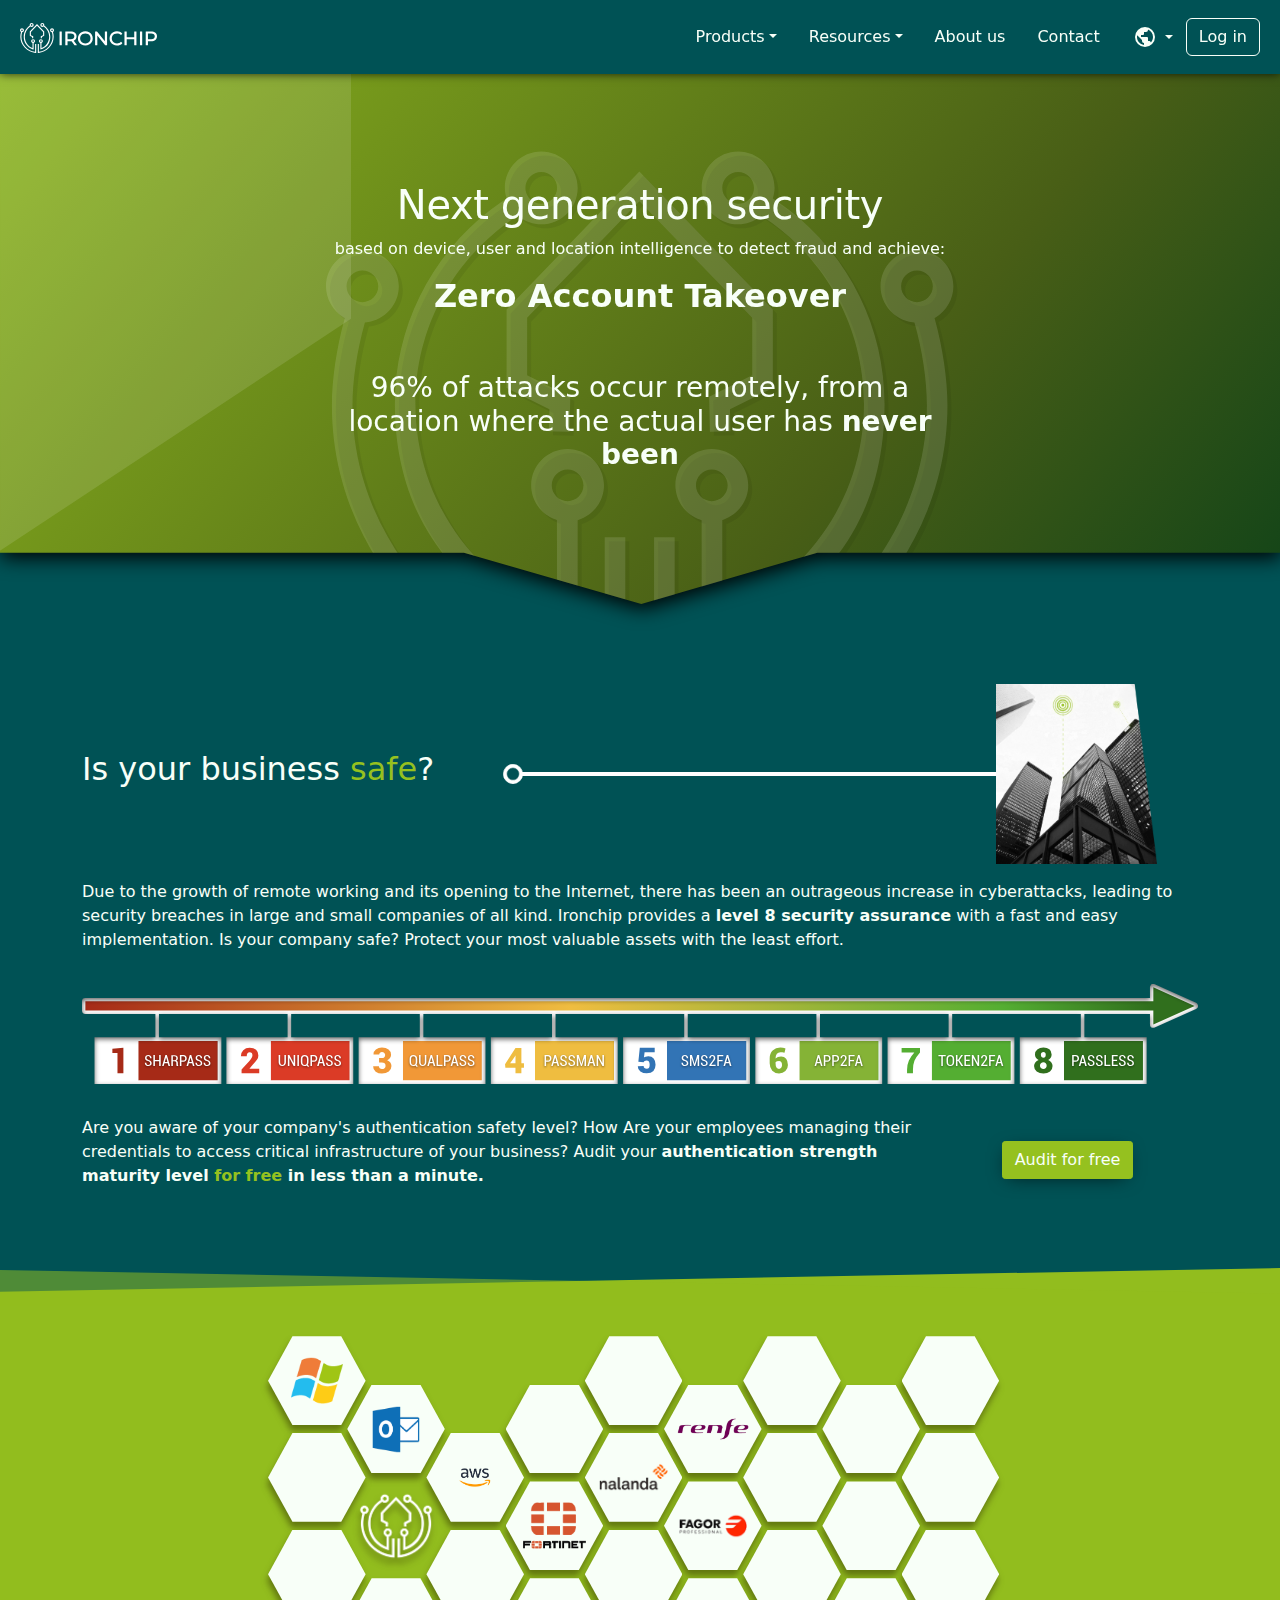
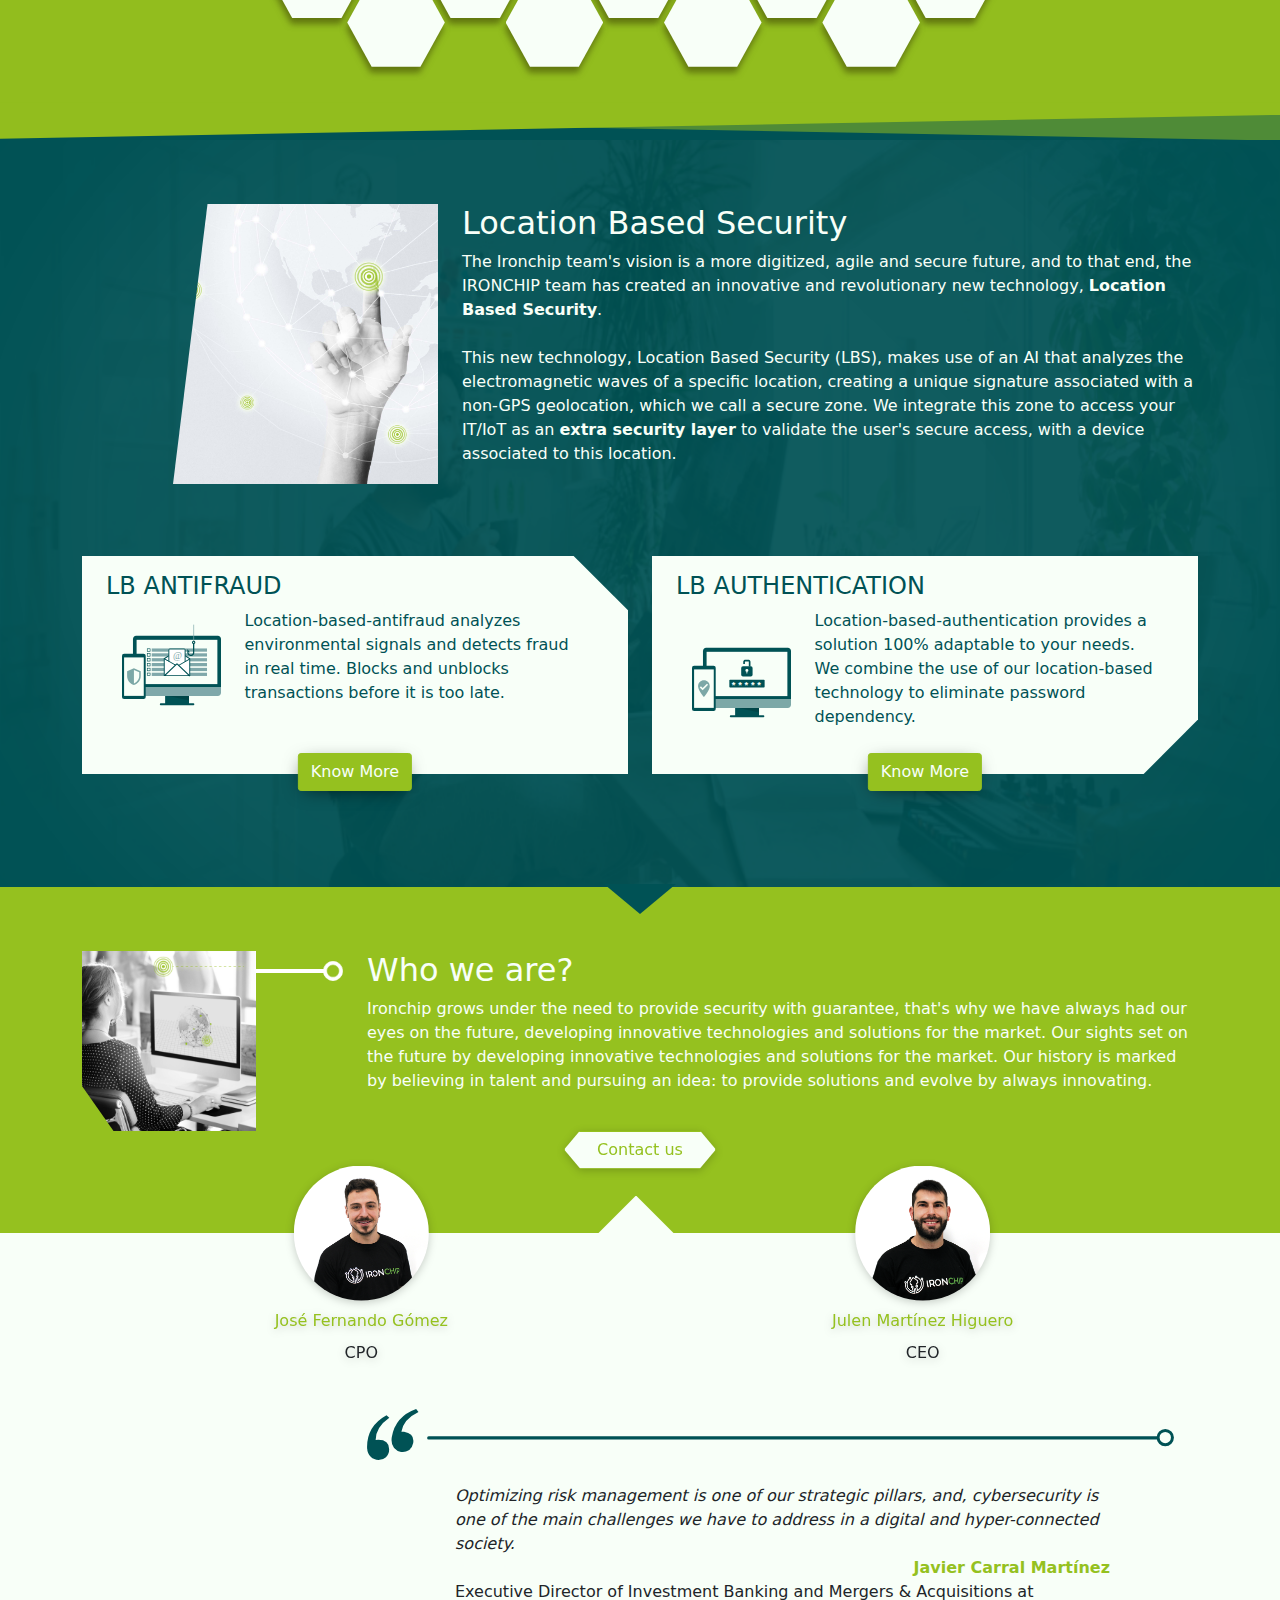
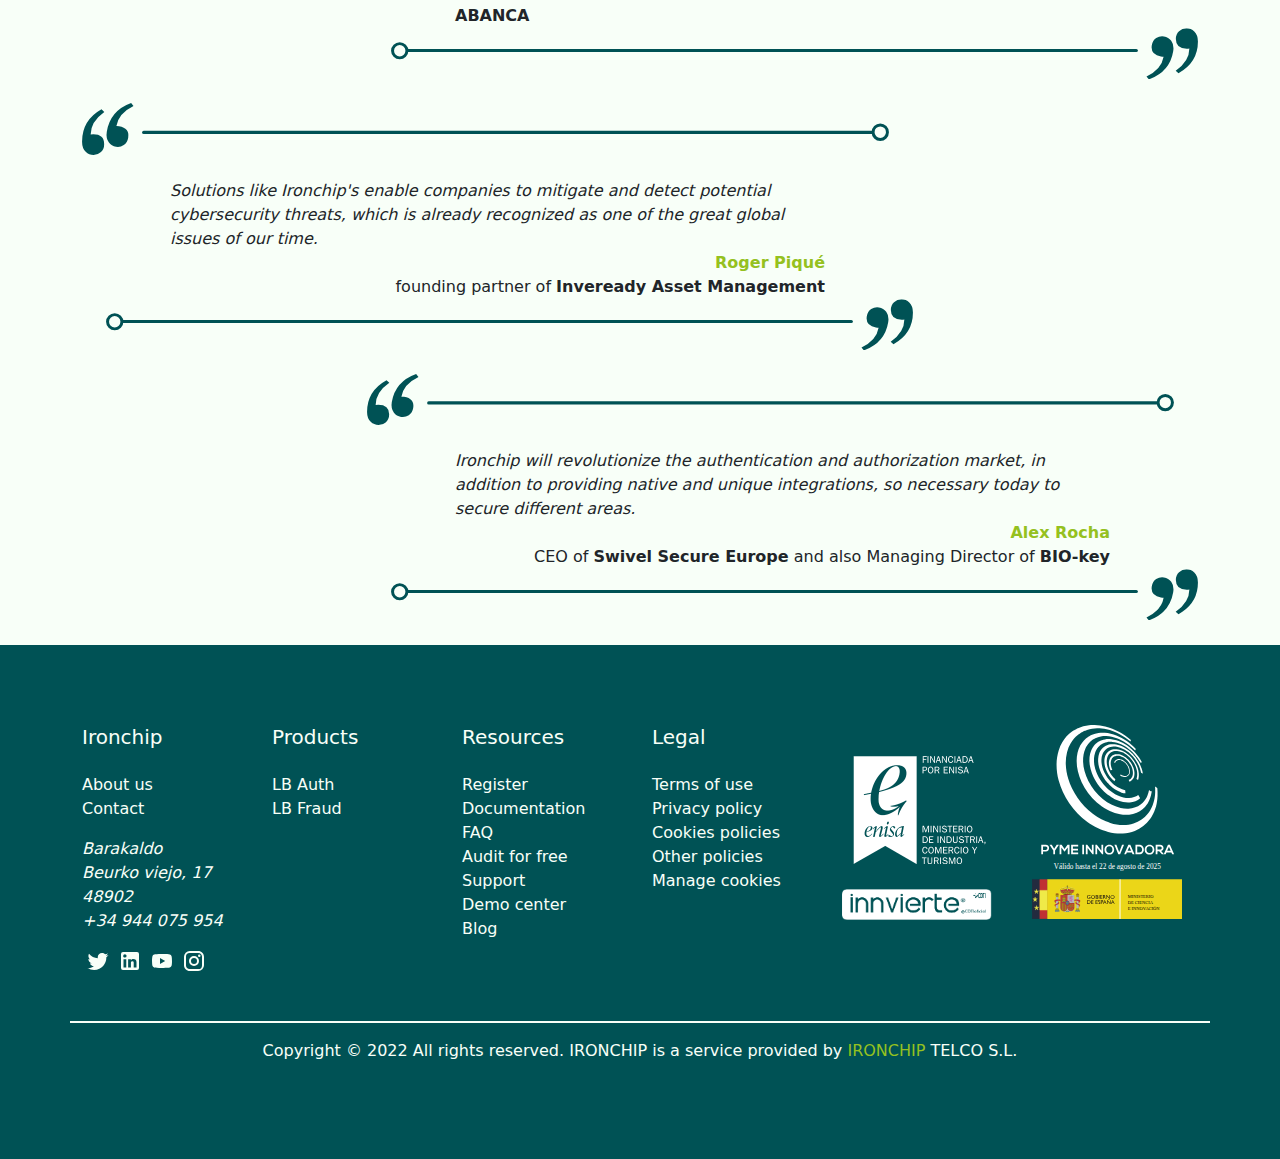
<file: index.html>
<!DOCTYPE html><html lang="en"><head><meta charSet="utf-8"/><meta http-equiv="x-ua-compatible" content="ie=edge"/><meta name="viewport" content="width=device-width, initial-scale=1, shrink-to-fit=no"/><meta name="generator" content="Gatsby 5.0.0"/><style data-href="/styles.d2477f442c0c4dbc949a.css" data-identity="gatsby-global-css">.nav-link{color:#f8fff8!important;margin-left:.5rem;margin-right:.5rem}.dropdown-item a{text-decoration:none}.dropdown-item,.dropdown-item a{color:#005255!important}.navbar-expand-lg .navbar-nav .dropdown-menu{position:absolute;top:3rem}.dropdown-menu .disabled{color:gray!important}.dropdown-menu .active{background-color:gray!important}.dropdown-item:active{background-color:#95c11f!important;color:#f8fff8!important}header .container{margin-left:0;margin-right:0;max-width:100%;width:100%;z-index:100}header{position:-webkit-sticky;position:sticky;top:0;z-index:500}.footer-nav{padding-bottom:5rem;padding-top:5rem}.footer-nav .footer-col{display:flex;flex-direction:column;margin-bottom:3rem}.footer-nav a{width:-webkit-fit-content;width:-moz-fit-content;width:fit-content}.footer-nav a,.footer-nav a:hover{color:var(--color-white);text-decoration:none}.footer-nav a:hover{opacity:.7}.footer-nav [name=spacer],.spacer-line{margin-bottom:1rem}.spacer-line{height:2px;width:100%}@media (min-width:0px) and (max-width:991px){.footer-nav .footer-col{align-items:center}}:root{--border-radius:4px;--font-sans:"Roboto";--font-mono:SFMono-Regular,Menlo,Monaco,Consolas,"Liberation Mono","Courier New",monospace;--size-content:54rem;--size-gutter:var(--space-5);--size-gap:var(--space-6)}html{-webkit-text-size-adjust:100%;background-color:var(--color-disabled);box-sizing:border-box;font:Roboto;font-size:var(--font-md);line-height:var(--line-height-normal);overflow-y:scroll}body{-moz-osx-font-smoothing:grayscale;-webkit-font-smoothing:antialiased;word-wrap:break-word;background-color:var(--color-secondary)!important;color:var(--color-text);font-family:Roboto;font-family:var(--font-sans);font-weight:400;margin-left:auto!important;margin-right:auto!important;max-width:1920px!important;width:100%!important}a{background-color:transparent;color:var(--color-primary);font-weight:500;text-decoration:none;text-decoration-thickness:1.5px;text-underline-offset:2px}a:active,a:hover{outline-width:0;text-decoration:none}abbr[title]{border-bottom:1px dotted rgba(0,0,0,.5);text-decoration:none}b,strong{font-weight:inherit}dfn{font-style:italic}h1{letter-spacing:-.01em;line-height:var(--line-height-dense);margin:0 0 3rem;padding:0}h1>b{color:var(--color-primary)}img{border-style:none;max-width:100%}code,kbd,pre,samp{font-family:var(--font-mono);line-height:inherit}hr{background:rgba(0,0,0,.2);border:none;box-sizing:content-box;height:1px;margin-bottom:calc(var(--space-4) - 1px);margin-left:0;margin-right:0;margin-top:0;overflow:visible;padding:0}*,:after,:before{box-sizing:inherit}dd,dl,fieldset,figure,hgroup,img,ol,p,ul{margin:0;margin-bottom:var(--space-4);padding:0}ol,ul{list-style-image:none;list-style-position:outside;margin-left:var(--space-4)}pre{word-wrap:normal;background:rgba(0,0,0,.04);border-radius:var(--border-radius);font-size:.875rem;line-height:var(--line-height-normal);margin-bottom:var(--space-4);margin-left:0;margin-right:0;padding:var(--space-4)}b,dt,strong,th{font-weight:700}li{margin-bottom:calc(var(--space-4)/2)}ol li,ul li{padding-left:0}li>ol,li>ul{margin-bottom:calc(var(--space-4)/2);margin-left:var(--space-4);margin-top:calc(var(--space-4)/2)}blockquote :last-child,li :last-child,p :last-child{margin-bottom:0}li>p{margin-bottom:calc(var(--space-4)/2)}code,kbd,samp{font-size:.875rem}abbr,acronym{border-bottom:1px dotted rgba(0,0,0,.5);cursor:help}code,tt{background-color:var(--color-code-bg);border-radius:var(--border-radius);color:var(--color-code);font-family:var(--font-mono);padding-bottom:.25em;padding-top:.25em;word-break:normal}pre code{background:none}code:after,code:before,tt:after,tt:before{content:"\00a0";letter-spacing:-.2em}pre code:after,pre code:before,pre tt:after,pre tt:before{content:none}:root{--corporate:#95c11f;--color-text:#f8fff8;--color-primary:#95c11f;--color-secondary:#005255;--color-terciary:#f8fff8;--color-disabled:gray;--font-lg:18px;--font-md:16px;--font-sm:14px;--font-sx:12px;--line-height-loose:1.75;--line-height-normal:1.5;--line-height-dense:1.1;--space-1:4px;--space-2:8px;--space-3:16px;--space-4:24px;--space-5:32px;--space-6:64px}.bg-corporate{background-color:#95c11f}.bg-blue{background-color:#005255}.bg-white{background-color:#f8fff8}.color-corporate{color:#95c11f}.color-blue{color:#005255}.color-white{color:#f8fff8!important}.card-display{-webkit-clip-path:polygon(0 0,100% 0,100% 75%,90% 100%,0 100%);clip-path:polygon(0 0,100% 0,100% 75%,90% 100%,0 100%);color:var(--color-secondary);display:flex;flex-direction:column;min-height:90%!important;padding:1rem}.btn-std{align-self:center;background-color:var(--color-primary)!important;border-radius:.2rem!important;color:var(--color-text)!important;width:-webkit-fit-content;width:-moz-fit-content;width:fit-content}.btn-hex2{display:inline-block;text-align:center;text-decoration:none;-webkit-user-select:none;user-select:none;vertical-align:middle}.btn-hex,.btn-hex2{--btn-raise:1rem;background-color:var(--color-text)!important;-webkit-clip-path:polygon(var(--btn-raise) 0,calc(100% - var(--btn-raise)) 0,100% 50%,calc(100% - var(--btn-raise)) 100%,var(--btn-raise) 100%,0 50%);clip-path:polygon(var(--btn-raise) 0,calc(100% - var(--btn-raise)) 0,100% 50%,calc(100% - var(--btn-raise)) 100%,var(--btn-raise) 100%,0 50%)}.btn-hex{color:var(--color-primary)!important;padding:.375rem 2rem!important}.card-index a{bottom:21px;left:50%;position:relative;transform:translateX(-50%)}.card-type-1{-webkit-clip-path:polygon(0 0,90% 0,100% 25%,100% 100%,0 100%);clip-path:polygon(0 0,90% 0,100% 25%,100% 100%,0 100%)}.card-type-1,.card-type-2{color:var(--color-secondary);min-height:90%!important;padding:1rem}.card-type-2{-webkit-clip-path:polygon(0 0,100% 0,100% 75%,90% 100%,0 100%);clip-path:polygon(0 0,100% 0,100% 75%,90% 100%,0 100%)}.header-bg{align-items:center;background-position-x:center;background-position-y:bottom;display:flex;filter:drop-shadow(1px 5px 10px #000);min-height:530px}.bg-std,.header-bg{background-size:cover}.bg-std{background-position:50%;background-repeat:no-repeat}.shadow-1{box-shadow:-1px 4px 19px -7px rgba(0,0,0,.75)}.shadow-2{box-shadow:0 0 9px 0 rgba(0,0,0,.75)}.shadow-3{filter:drop-shadow(0 2px 4px rgba(0,0,0,.2))}.py-6{padding-bottom:4rem;padding-top:4rem}.hide-xs{display:inherit}.header-line{align-self:center;background-color:#fff;height:4px;margin-left:-2px;margin-right:-2px;width:100%}.z-index-1{z-index:1}.dropdown-menu[data-bs-popper]{top:123%!important}.dropdown-menu{min-width:-webkit-fit-content!important;min-width:-moz-fit-content!important;min-width:fit-content!important}.hex-bg{background-repeat:round;padding-bottom:4rem;padding-top:4rem}:root{--bs-nav-link-color:$white;--bs-dropdown-link-active-bg:$corporate!important;--bs-body-font-family:"Roboto";--bs-blue:#0d6efd;--bs-indigo:#6610f2;--bs-purple:#6f42c1;--bs-pink:#d63384;--bs-red:#dc3545;--bs-orange:#fd7e14;--bs-yellow:#ffc107;--bs-green:#198754;--bs-teal:#20c997;--bs-cyan:#0dcaf0;--bs-black:#000;--bs-white:#f8fff8;--bs-gray:#6c757d;--bs-gray-dark:#343a40;--bs-gray-100:#f8f9fa;--bs-gray-200:#e9ecef;--bs-gray-300:#dee2e6;--bs-gray-400:#ced4da;--bs-gray-500:#adb5bd;--bs-gray-600:#6c757d;--bs-gray-700:#495057;--bs-gray-800:#343a40;--bs-gray-900:#212529;--bs-primary:#95c11f;--bs-secondary:#f8fff8;--bs-primary-rgb:149,193,31;--bs-secondary-rgb:248,255,248;--bs-white-rgb:248,255,248;--bs-black-rgb:0,0,0;--bs-body-color-rgb:33,37,41;--bs-body-bg-rgb:248,255,248;--bs-font-sans-serif:system-ui,-apple-system,"Segoe UI",Roboto,"Helvetica Neue","Noto Sans","Liberation Sans",Arial,sans-serif,"Apple Color Emoji","Segoe UI Emoji","Segoe UI Symbol","Noto Color Emoji";--bs-font-monospace:SFMono-Regular,Menlo,Monaco,Consolas,"Liberation Mono","Courier New",monospace;--bs-gradient:linear-gradient(180deg,rgba(248,255,248,.15),rgba(248,255,248,0));--bs-body-font-family:var(--bs-font-sans-serif);--bs-body-font-size:1rem;--bs-body-font-weight:400;--bs-body-line-height:1.5;--bs-body-color:#212529;--bs-body-bg:#f8fff8;--bs-border-width:1px;--bs-border-style:solid;--bs-border-color:#dee2e6;--bs-border-color-translucent:rgba(0,0,0,.175);--bs-border-radius:0.375rem;--bs-border-radius-sm:0.25rem;--bs-border-radius-lg:0.5rem;--bs-border-radius-xl:1rem;--bs-border-radius-2xl:2rem;--bs-border-radius-pill:50rem;--bs-link-color:#0d6efd;--bs-link-hover-color:#0a58ca;--bs-code-color:#d63384;--bs-highlight-bg:#fff3cd}/*!
 * Bootstrap  v5.2.3 (https://getbootstrap.com/)
 * Copyright 2011-2022 The Bootstrap Authors
 * Copyright 2011-2022 Twitter, Inc.
 * Licensed under MIT (https://github.com/twbs/bootstrap/blob/main/LICENSE)
 */*,:after,:before{box-sizing:border-box}@media(prefers-reduced-motion:no-preference){:root{scroll-behavior:smooth}}body{-webkit-text-size-adjust:100%;-webkit-tap-highlight-color:rgba(0,0,0,0);background-color:var(--bs-body-bg);color:var(--bs-body-color);font-family:var(--bs-body-font-family);font-size:var(--bs-body-font-size);font-weight:var(--bs-body-font-weight);line-height:var(--bs-body-line-height);margin:0;text-align:var(--bs-body-text-align)}hr{border:0;border-top:1px solid;color:inherit;margin:1rem 0;opacity:.25}.h1,.h2,.h3,.h4,.h5,.h6,h1,h2,h3,h4,h5,h6{font-weight:500;line-height:1.2;margin-bottom:.5rem;margin-top:0}.h1,h1{font-size:calc(1.375rem + 1.5vw)}@media(min-width:1200px){.h1,h1{font-size:2.5rem}}.h2,h2{font-size:calc(1.325rem + .9vw)}@media(min-width:1200px){.h2,h2{font-size:2rem}}.h3,h3{font-size:calc(1.3rem + .6vw)}@media(min-width:1200px){.h3,h3{font-size:1.75rem}}.h4,h4{font-size:calc(1.275rem + .3vw)}@media(min-width:1200px){.h4,h4{font-size:1.5rem}}.h5,h5{font-size:1.25rem}.h6,h6{font-size:1rem}p{margin-bottom:1rem;margin-top:0}abbr[title]{cursor:help;-webkit-text-decoration:underline dotted;text-decoration:underline dotted;-webkit-text-decoration-skip-ink:none;text-decoration-skip-ink:none}address{font-style:normal;line-height:inherit;margin-bottom:1rem}ol,ul{padding-left:2rem}dl,ol,ul{margin-bottom:1rem;margin-top:0}ol ol,ol ul,ul ol,ul ul{margin-bottom:0}dt{font-weight:700}dd{margin-bottom:.5rem;margin-left:0}blockquote{margin:0 0 1rem}b,strong{font-weight:bolder}.small,small{font-size:.875em}.mark,mark{background-color:var(--bs-highlight-bg);padding:.1875em}sub,sup{font-size:.75em;line-height:0;position:relative;vertical-align:baseline}sub{bottom:-.25em}sup{top:-.5em}a{color:var(--bs-link-color);text-decoration:underline}a:hover{color:var(--bs-link-hover-color)}a:not([href]):not([class]),a:not([href]):not([class]):hover{color:inherit;text-decoration:none}code,kbd,pre,samp{font-family:var(--bs-font-monospace);font-size:1em}pre{display:block;font-size:.875em;margin-bottom:1rem;margin-top:0;overflow:auto}pre code{color:inherit;font-size:inherit;word-break:normal}code{word-wrap:break-word;color:var(--bs-code-color);font-size:.875em}a>code{color:inherit}kbd{background-color:var(--bs-body-color);border-radius:.25rem;color:var(--bs-body-bg);font-size:.875em;padding:.1875rem .375rem}kbd kbd{font-size:1em;padding:0}figure{margin:0 0 1rem}img,svg{vertical-align:middle}table{border-collapse:collapse;caption-side:bottom}caption{color:#6c757d;padding-bottom:.5rem;padding-top:.5rem;text-align:left}th{text-align:inherit;text-align:-webkit-match-parent}tbody,td,tfoot,th,thead,tr{border:0 solid;border-color:inherit}label{display:inline-block}button{border-radius:0}button:focus:not(:focus-visible){outline:0}button,input,optgroup,select,textarea{font-family:inherit;font-size:inherit;line-height:inherit;margin:0}button,select{text-transform:none}[role=button]{cursor:pointer}select{word-wrap:normal}select:disabled{opacity:1}[list]:not([type=date]):not([type=datetime-local]):not([type=month]):not([type=week]):not([type=time])::-webkit-calendar-picker-indicator{display:none!important}[type=button],[type=reset],[type=submit],button{-webkit-appearance:button}[type=button]:not(:disabled),[type=reset]:not(:disabled),[type=submit]:not(:disabled),button:not(:disabled){cursor:pointer}::-moz-focus-inner{border-style:none;padding:0}textarea{resize:vertical}fieldset{border:0;margin:0;min-width:0;padding:0}legend{float:left;font-size:calc(1.275rem + .3vw);line-height:inherit;margin-bottom:.5rem;padding:0;width:100%}@media(min-width:1200px){legend{font-size:1.5rem}}legend+*{clear:left}::-webkit-datetime-edit-day-field,::-webkit-datetime-edit-fields-wrapper,::-webkit-datetime-edit-hour-field,::-webkit-datetime-edit-minute,::-webkit-datetime-edit-month-field,::-webkit-datetime-edit-text,::-webkit-datetime-edit-year-field{padding:0}::-webkit-inner-spin-button{height:auto}[type=search]{-webkit-appearance:textfield;outline-offset:-2px}::-webkit-search-decoration{-webkit-appearance:none}::-webkit-color-swatch-wrapper{padding:0}::-webkit-file-upload-button{-webkit-appearance:button;font:inherit}::file-selector-button{-webkit-appearance:button;font:inherit}output{display:inline-block}iframe{border:0}summary{cursor:pointer;display:list-item}progress{vertical-align:baseline}[hidden]{display:none!important}.lead{font-size:1.25rem;font-weight:300}.display-1{font-size:calc(1.625rem + 4.5vw);font-weight:300;line-height:1.2}@media(min-width:1200px){.display-1{font-size:5rem}}.display-2{font-size:calc(1.575rem + 3.9vw);font-weight:300;line-height:1.2}@media(min-width:1200px){.display-2{font-size:4.5rem}}.display-3{font-size:calc(1.525rem + 3.3vw);font-weight:300;line-height:1.2}@media(min-width:1200px){.display-3{font-size:4rem}}.display-4{font-size:calc(1.475rem + 2.7vw);font-weight:300;line-height:1.2}@media(min-width:1200px){.display-4{font-size:3.5rem}}.display-5{font-size:calc(1.425rem + 2.1vw);font-weight:300;line-height:1.2}@media(min-width:1200px){.display-5{font-size:3rem}}.display-6{font-size:calc(1.375rem + 1.5vw);font-weight:300;line-height:1.2}@media(min-width:1200px){.display-6{font-size:2.5rem}}.list-inline,.list-unstyled{list-style:none;padding-left:0}.list-inline-item{display:inline-block}.list-inline-item:not(:last-child){margin-right:.5rem}.initialism{font-size:.875em;text-transform:uppercase}.blockquote{font-size:1.25rem;margin-bottom:1rem}.blockquote>:last-child{margin-bottom:0}.blockquote-footer{color:#6c757d;font-size:.875em;margin-bottom:1rem;margin-top:-1rem}.blockquote-footer:before{content:"— "}.img-fluid,.img-thumbnail{height:auto;max-width:100%}.img-thumbnail{background-color:#f8fff8;border:1px solid var(--bs-border-color);border-radius:.375rem;padding:.25rem}.figure{display:inline-block}.figure-img{line-height:1;margin-bottom:.5rem}.figure-caption{color:#6c757d;font-size:.875em}.container,.container-fluid,.container-lg,.container-md,.container-sm,.container-xl,.container-xxl{--bs-gutter-x:1.5rem;--bs-gutter-y:0;margin-left:auto;margin-right:auto;padding-left:calc(var(--bs-gutter-x)*.5);padding-right:calc(var(--bs-gutter-x)*.5);width:100%}@media(min-width:576px){.container,.container-sm{max-width:540px}}@media(min-width:768px){.container,.container-md,.container-sm{max-width:720px}}@media(min-width:992px){.container,.container-lg,.container-md,.container-sm{max-width:960px}}@media(min-width:1200px){.container,.container-lg,.container-md,.container-sm,.container-xl{max-width:1140px}}@media(min-width:1400px){.container,.container-lg,.container-md,.container-sm,.container-xl,.container-xxl{max-width:1320px}}.row{--bs-gutter-x:1.5rem;--bs-gutter-y:0;display:flex;flex-wrap:wrap;margin-left:calc(var(--bs-gutter-x)*-.5);margin-right:calc(var(--bs-gutter-x)*-.5);margin-top:calc(var(--bs-gutter-y)*-1)}.row>*{flex-shrink:0;margin-top:var(--bs-gutter-y);max-width:100%;padding-left:calc(var(--bs-gutter-x)*.5);padding-right:calc(var(--bs-gutter-x)*.5);width:100%}.col{flex:1 0}.row-cols-auto>*{flex:0 0 auto;width:auto}.row-cols-1>*{flex:0 0 auto;width:100%}.row-cols-2>*{flex:0 0 auto;width:50%}.row-cols-3>*{flex:0 0 auto;width:33.3333333333%}.row-cols-4>*{flex:0 0 auto;width:25%}.row-cols-5>*{flex:0 0 auto;width:20%}.row-cols-6>*{flex:0 0 auto;width:16.6666666667%}.col-auto{flex:0 0 auto;width:auto}.col-1{flex:0 0 auto;width:8.33333333%}.col-2{flex:0 0 auto;width:16.66666667%}.col-3{flex:0 0 auto;width:25%}.col-4{flex:0 0 auto;width:33.33333333%}.col-5{flex:0 0 auto;width:41.66666667%}.col-6{flex:0 0 auto;width:50%}.col-7{flex:0 0 auto;width:58.33333333%}.col-8{flex:0 0 auto;width:66.66666667%}.col-9{flex:0 0 auto;width:75%}.col-10{flex:0 0 auto;width:83.33333333%}.col-11{flex:0 0 auto;width:91.66666667%}.col-12{flex:0 0 auto;width:100%}.offset-1{margin-left:8.33333333%}.offset-2{margin-left:16.66666667%}.offset-3{margin-left:25%}.offset-4{margin-left:33.33333333%}.offset-5{margin-left:41.66666667%}.offset-6{margin-left:50%}.offset-7{margin-left:58.33333333%}.offset-8{margin-left:66.66666667%}.offset-9{margin-left:75%}.offset-10{margin-left:83.33333333%}.offset-11{margin-left:91.66666667%}.g-0,.gx-0{--bs-gutter-x:0}.g-0,.gy-0{--bs-gutter-y:0}.g-1,.gx-1{--bs-gutter-x:0.25rem}.g-1,.gy-1{--bs-gutter-y:0.25rem}.g-2,.gx-2{--bs-gutter-x:0.5rem}.g-2,.gy-2{--bs-gutter-y:0.5rem}.g-3,.gx-3{--bs-gutter-x:1rem}.g-3,.gy-3{--bs-gutter-y:1rem}.g-4,.gx-4{--bs-gutter-x:1.5rem}.g-4,.gy-4{--bs-gutter-y:1.5rem}.g-5,.gx-5{--bs-gutter-x:3rem}.g-5,.gy-5{--bs-gutter-y:3rem}@media(min-width:576px){.col-sm{flex:1 0}.row-cols-sm-auto>*{flex:0 0 auto;width:auto}.row-cols-sm-1>*{flex:0 0 auto;width:100%}.row-cols-sm-2>*{flex:0 0 auto;width:50%}.row-cols-sm-3>*{flex:0 0 auto;width:33.3333333333%}.row-cols-sm-4>*{flex:0 0 auto;width:25%}.row-cols-sm-5>*{flex:0 0 auto;width:20%}.row-cols-sm-6>*{flex:0 0 auto;width:16.6666666667%}.col-sm-auto{flex:0 0 auto;width:auto}.col-sm-1{flex:0 0 auto;width:8.33333333%}.col-sm-2{flex:0 0 auto;width:16.66666667%}.col-sm-3{flex:0 0 auto;width:25%}.col-sm-4{flex:0 0 auto;width:33.33333333%}.col-sm-5{flex:0 0 auto;width:41.66666667%}.col-sm-6{flex:0 0 auto;width:50%}.col-sm-7{flex:0 0 auto;width:58.33333333%}.col-sm-8{flex:0 0 auto;width:66.66666667%}.col-sm-9{flex:0 0 auto;width:75%}.col-sm-10{flex:0 0 auto;width:83.33333333%}.col-sm-11{flex:0 0 auto;width:91.66666667%}.col-sm-12{flex:0 0 auto;width:100%}.offset-sm-0{margin-left:0}.offset-sm-1{margin-left:8.33333333%}.offset-sm-2{margin-left:16.66666667%}.offset-sm-3{margin-left:25%}.offset-sm-4{margin-left:33.33333333%}.offset-sm-5{margin-left:41.66666667%}.offset-sm-6{margin-left:50%}.offset-sm-7{margin-left:58.33333333%}.offset-sm-8{margin-left:66.66666667%}.offset-sm-9{margin-left:75%}.offset-sm-10{margin-left:83.33333333%}.offset-sm-11{margin-left:91.66666667%}.g-sm-0,.gx-sm-0{--bs-gutter-x:0}.g-sm-0,.gy-sm-0{--bs-gutter-y:0}.g-sm-1,.gx-sm-1{--bs-gutter-x:0.25rem}.g-sm-1,.gy-sm-1{--bs-gutter-y:0.25rem}.g-sm-2,.gx-sm-2{--bs-gutter-x:0.5rem}.g-sm-2,.gy-sm-2{--bs-gutter-y:0.5rem}.g-sm-3,.gx-sm-3{--bs-gutter-x:1rem}.g-sm-3,.gy-sm-3{--bs-gutter-y:1rem}.g-sm-4,.gx-sm-4{--bs-gutter-x:1.5rem}.g-sm-4,.gy-sm-4{--bs-gutter-y:1.5rem}.g-sm-5,.gx-sm-5{--bs-gutter-x:3rem}.g-sm-5,.gy-sm-5{--bs-gutter-y:3rem}}@media(min-width:768px){.col-md{flex:1 0}.row-cols-md-auto>*{flex:0 0 auto;width:auto}.row-cols-md-1>*{flex:0 0 auto;width:100%}.row-cols-md-2>*{flex:0 0 auto;width:50%}.row-cols-md-3>*{flex:0 0 auto;width:33.3333333333%}.row-cols-md-4>*{flex:0 0 auto;width:25%}.row-cols-md-5>*{flex:0 0 auto;width:20%}.row-cols-md-6>*{flex:0 0 auto;width:16.6666666667%}.col-md-auto{flex:0 0 auto;width:auto}.col-md-1{flex:0 0 auto;width:8.33333333%}.col-md-2{flex:0 0 auto;width:16.66666667%}.col-md-3{flex:0 0 auto;width:25%}.col-md-4{flex:0 0 auto;width:33.33333333%}.col-md-5{flex:0 0 auto;width:41.66666667%}.col-md-6{flex:0 0 auto;width:50%}.col-md-7{flex:0 0 auto;width:58.33333333%}.col-md-8{flex:0 0 auto;width:66.66666667%}.col-md-9{flex:0 0 auto;width:75%}.col-md-10{flex:0 0 auto;width:83.33333333%}.col-md-11{flex:0 0 auto;width:91.66666667%}.col-md-12{flex:0 0 auto;width:100%}.offset-md-0{margin-left:0}.offset-md-1{margin-left:8.33333333%}.offset-md-2{margin-left:16.66666667%}.offset-md-3{margin-left:25%}.offset-md-4{margin-left:33.33333333%}.offset-md-5{margin-left:41.66666667%}.offset-md-6{margin-left:50%}.offset-md-7{margin-left:58.33333333%}.offset-md-8{margin-left:66.66666667%}.offset-md-9{margin-left:75%}.offset-md-10{margin-left:83.33333333%}.offset-md-11{margin-left:91.66666667%}.g-md-0,.gx-md-0{--bs-gutter-x:0}.g-md-0,.gy-md-0{--bs-gutter-y:0}.g-md-1,.gx-md-1{--bs-gutter-x:0.25rem}.g-md-1,.gy-md-1{--bs-gutter-y:0.25rem}.g-md-2,.gx-md-2{--bs-gutter-x:0.5rem}.g-md-2,.gy-md-2{--bs-gutter-y:0.5rem}.g-md-3,.gx-md-3{--bs-gutter-x:1rem}.g-md-3,.gy-md-3{--bs-gutter-y:1rem}.g-md-4,.gx-md-4{--bs-gutter-x:1.5rem}.g-md-4,.gy-md-4{--bs-gutter-y:1.5rem}.g-md-5,.gx-md-5{--bs-gutter-x:3rem}.g-md-5,.gy-md-5{--bs-gutter-y:3rem}}@media(min-width:992px){.col-lg{flex:1 0}.row-cols-lg-auto>*{flex:0 0 auto;width:auto}.row-cols-lg-1>*{flex:0 0 auto;width:100%}.row-cols-lg-2>*{flex:0 0 auto;width:50%}.row-cols-lg-3>*{flex:0 0 auto;width:33.3333333333%}.row-cols-lg-4>*{flex:0 0 auto;width:25%}.row-cols-lg-5>*{flex:0 0 auto;width:20%}.row-cols-lg-6>*{flex:0 0 auto;width:16.6666666667%}.col-lg-auto{flex:0 0 auto;width:auto}.col-lg-1{flex:0 0 auto;width:8.33333333%}.col-lg-2{flex:0 0 auto;width:16.66666667%}.col-lg-3{flex:0 0 auto;width:25%}.col-lg-4{flex:0 0 auto;width:33.33333333%}.col-lg-5{flex:0 0 auto;width:41.66666667%}.col-lg-6{flex:0 0 auto;width:50%}.col-lg-7{flex:0 0 auto;width:58.33333333%}.col-lg-8{flex:0 0 auto;width:66.66666667%}.col-lg-9{flex:0 0 auto;width:75%}.col-lg-10{flex:0 0 auto;width:83.33333333%}.col-lg-11{flex:0 0 auto;width:91.66666667%}.col-lg-12{flex:0 0 auto;width:100%}.offset-lg-0{margin-left:0}.offset-lg-1{margin-left:8.33333333%}.offset-lg-2{margin-left:16.66666667%}.offset-lg-3{margin-left:25%}.offset-lg-4{margin-left:33.33333333%}.offset-lg-5{margin-left:41.66666667%}.offset-lg-6{margin-left:50%}.offset-lg-7{margin-left:58.33333333%}.offset-lg-8{margin-left:66.66666667%}.offset-lg-9{margin-left:75%}.offset-lg-10{margin-left:83.33333333%}.offset-lg-11{margin-left:91.66666667%}.g-lg-0,.gx-lg-0{--bs-gutter-x:0}.g-lg-0,.gy-lg-0{--bs-gutter-y:0}.g-lg-1,.gx-lg-1{--bs-gutter-x:0.25rem}.g-lg-1,.gy-lg-1{--bs-gutter-y:0.25rem}.g-lg-2,.gx-lg-2{--bs-gutter-x:0.5rem}.g-lg-2,.gy-lg-2{--bs-gutter-y:0.5rem}.g-lg-3,.gx-lg-3{--bs-gutter-x:1rem}.g-lg-3,.gy-lg-3{--bs-gutter-y:1rem}.g-lg-4,.gx-lg-4{--bs-gutter-x:1.5rem}.g-lg-4,.gy-lg-4{--bs-gutter-y:1.5rem}.g-lg-5,.gx-lg-5{--bs-gutter-x:3rem}.g-lg-5,.gy-lg-5{--bs-gutter-y:3rem}}@media(min-width:1200px){.col-xl{flex:1 0}.row-cols-xl-auto>*{flex:0 0 auto;width:auto}.row-cols-xl-1>*{flex:0 0 auto;width:100%}.row-cols-xl-2>*{flex:0 0 auto;width:50%}.row-cols-xl-3>*{flex:0 0 auto;width:33.3333333333%}.row-cols-xl-4>*{flex:0 0 auto;width:25%}.row-cols-xl-5>*{flex:0 0 auto;width:20%}.row-cols-xl-6>*{flex:0 0 auto;width:16.6666666667%}.col-xl-auto{flex:0 0 auto;width:auto}.col-xl-1{flex:0 0 auto;width:8.33333333%}.col-xl-2{flex:0 0 auto;width:16.66666667%}.col-xl-3{flex:0 0 auto;width:25%}.col-xl-4{flex:0 0 auto;width:33.33333333%}.col-xl-5{flex:0 0 auto;width:41.66666667%}.col-xl-6{flex:0 0 auto;width:50%}.col-xl-7{flex:0 0 auto;width:58.33333333%}.col-xl-8{flex:0 0 auto;width:66.66666667%}.col-xl-9{flex:0 0 auto;width:75%}.col-xl-10{flex:0 0 auto;width:83.33333333%}.col-xl-11{flex:0 0 auto;width:91.66666667%}.col-xl-12{flex:0 0 auto;width:100%}.offset-xl-0{margin-left:0}.offset-xl-1{margin-left:8.33333333%}.offset-xl-2{margin-left:16.66666667%}.offset-xl-3{margin-left:25%}.offset-xl-4{margin-left:33.33333333%}.offset-xl-5{margin-left:41.66666667%}.offset-xl-6{margin-left:50%}.offset-xl-7{margin-left:58.33333333%}.offset-xl-8{margin-left:66.66666667%}.offset-xl-9{margin-left:75%}.offset-xl-10{margin-left:83.33333333%}.offset-xl-11{margin-left:91.66666667%}.g-xl-0,.gx-xl-0{--bs-gutter-x:0}.g-xl-0,.gy-xl-0{--bs-gutter-y:0}.g-xl-1,.gx-xl-1{--bs-gutter-x:0.25rem}.g-xl-1,.gy-xl-1{--bs-gutter-y:0.25rem}.g-xl-2,.gx-xl-2{--bs-gutter-x:0.5rem}.g-xl-2,.gy-xl-2{--bs-gutter-y:0.5rem}.g-xl-3,.gx-xl-3{--bs-gutter-x:1rem}.g-xl-3,.gy-xl-3{--bs-gutter-y:1rem}.g-xl-4,.gx-xl-4{--bs-gutter-x:1.5rem}.g-xl-4,.gy-xl-4{--bs-gutter-y:1.5rem}.g-xl-5,.gx-xl-5{--bs-gutter-x:3rem}.g-xl-5,.gy-xl-5{--bs-gutter-y:3rem}}@media(min-width:1400px){.col-xxl{flex:1 0}.row-cols-xxl-auto>*{flex:0 0 auto;width:auto}.row-cols-xxl-1>*{flex:0 0 auto;width:100%}.row-cols-xxl-2>*{flex:0 0 auto;width:50%}.row-cols-xxl-3>*{flex:0 0 auto;width:33.3333333333%}.row-cols-xxl-4>*{flex:0 0 auto;width:25%}.row-cols-xxl-5>*{flex:0 0 auto;width:20%}.row-cols-xxl-6>*{flex:0 0 auto;width:16.6666666667%}.col-xxl-auto{flex:0 0 auto;width:auto}.col-xxl-1{flex:0 0 auto;width:8.33333333%}.col-xxl-2{flex:0 0 auto;width:16.66666667%}.col-xxl-3{flex:0 0 auto;width:25%}.col-xxl-4{flex:0 0 auto;width:33.33333333%}.col-xxl-5{flex:0 0 auto;width:41.66666667%}.col-xxl-6{flex:0 0 auto;width:50%}.col-xxl-7{flex:0 0 auto;width:58.33333333%}.col-xxl-8{flex:0 0 auto;width:66.66666667%}.col-xxl-9{flex:0 0 auto;width:75%}.col-xxl-10{flex:0 0 auto;width:83.33333333%}.col-xxl-11{flex:0 0 auto;width:91.66666667%}.col-xxl-12{flex:0 0 auto;width:100%}.offset-xxl-0{margin-left:0}.offset-xxl-1{margin-left:8.33333333%}.offset-xxl-2{margin-left:16.66666667%}.offset-xxl-3{margin-left:25%}.offset-xxl-4{margin-left:33.33333333%}.offset-xxl-5{margin-left:41.66666667%}.offset-xxl-6{margin-left:50%}.offset-xxl-7{margin-left:58.33333333%}.offset-xxl-8{margin-left:66.66666667%}.offset-xxl-9{margin-left:75%}.offset-xxl-10{margin-left:83.33333333%}.offset-xxl-11{margin-left:91.66666667%}.g-xxl-0,.gx-xxl-0{--bs-gutter-x:0}.g-xxl-0,.gy-xxl-0{--bs-gutter-y:0}.g-xxl-1,.gx-xxl-1{--bs-gutter-x:0.25rem}.g-xxl-1,.gy-xxl-1{--bs-gutter-y:0.25rem}.g-xxl-2,.gx-xxl-2{--bs-gutter-x:0.5rem}.g-xxl-2,.gy-xxl-2{--bs-gutter-y:0.5rem}.g-xxl-3,.gx-xxl-3{--bs-gutter-x:1rem}.g-xxl-3,.gy-xxl-3{--bs-gutter-y:1rem}.g-xxl-4,.gx-xxl-4{--bs-gutter-x:1.5rem}.g-xxl-4,.gy-xxl-4{--bs-gutter-y:1.5rem}.g-xxl-5,.gx-xxl-5{--bs-gutter-x:3rem}.g-xxl-5,.gy-xxl-5{--bs-gutter-y:3rem}}.table{--bs-table-color:var(--bs-body-color);--bs-table-bg:transparent;--bs-table-border-color:var(--bs-border-color);--bs-table-accent-bg:transparent;--bs-table-striped-color:var(--bs-body-color);--bs-table-striped-bg:rgba(0,0,0,.05);--bs-table-active-color:var(--bs-body-color);--bs-table-active-bg:rgba(0,0,0,.1);--bs-table-hover-color:var(--bs-body-color);--bs-table-hover-bg:rgba(0,0,0,.075);border-color:var(--bs-table-border-color);color:var(--bs-table-color);margin-bottom:1rem;vertical-align:top;width:100%}.table>:not(caption)>*>*{background-color:var(--bs-table-bg);border-bottom-width:1px;box-shadow:inset 0 0 0 9999px var(--bs-table-accent-bg);padding:.5rem}.table>tbody{vertical-align:inherit}.table>thead{vertical-align:bottom}.table-group-divider{border-top:2px solid}.caption-top{caption-side:top}.table-sm>:not(caption)>*>*{padding:.25rem}.table-bordered>:not(caption)>*{border-width:1px 0}.table-bordered>:not(caption)>*>*{border-width:0 1px}.table-borderless>:not(caption)>*>*{border-bottom-width:0}.table-borderless>:not(:first-child){border-top-width:0}.table-striped-columns>:not(caption)>tr>:nth-child(2n),.table-striped>tbody>tr:nth-of-type(odd)>*{--bs-table-accent-bg:var(--bs-table-striped-bg);color:var(--bs-table-striped-color)}.table-active{--bs-table-accent-bg:var(--bs-table-active-bg);color:var(--bs-table-active-color)}.table-hover>tbody>tr:hover>*{--bs-table-accent-bg:var(--bs-table-hover-bg);color:var(--bs-table-hover-color)}.table-primary{--bs-table-color:#000;--bs-table-bg:#cfe2ff;--bs-table-border-color:#bacbe6;--bs-table-striped-bg:#c5d7f2;--bs-table-striped-color:#000;--bs-table-active-bg:#bacbe6;--bs-table-active-color:#000;--bs-table-hover-bg:#bfd1ec;--bs-table-hover-color:#000}.table-primary,.table-secondary{border-color:var(--bs-table-border-color);color:var(--bs-table-color)}.table-secondary{--bs-table-color:#000;--bs-table-bg:#e2e3e5;--bs-table-border-color:#cbccce;--bs-table-striped-bg:#d7d8da;--bs-table-striped-color:#000;--bs-table-active-bg:#cbccce;--bs-table-active-color:#000;--bs-table-hover-bg:#d1d2d4;--bs-table-hover-color:#000}.table-success{--bs-table-color:#000;--bs-table-bg:#d1e7dd;--bs-table-border-color:#bcd0c7;--bs-table-striped-bg:#c7dbd2;--bs-table-striped-color:#000;--bs-table-active-bg:#bcd0c7;--bs-table-active-color:#000;--bs-table-hover-bg:#c1d6cc;--bs-table-hover-color:#000}.table-info,.table-success{border-color:var(--bs-table-border-color);color:var(--bs-table-color)}.table-info{--bs-table-color:#000;--bs-table-bg:#cff4fc;--bs-table-border-color:#badce3;--bs-table-striped-bg:#c5e8ef;--bs-table-striped-color:#000;--bs-table-active-bg:#badce3;--bs-table-active-color:#000;--bs-table-hover-bg:#bfe2e9;--bs-table-hover-color:#000}.table-warning{--bs-table-color:#000;--bs-table-bg:#fff3cd;--bs-table-border-color:#e6dbb9;--bs-table-striped-bg:#f2e7c3;--bs-table-striped-color:#000;--bs-table-active-bg:#e6dbb9;--bs-table-active-color:#000;--bs-table-hover-bg:#ece1be;--bs-table-hover-color:#000}.table-danger,.table-warning{border-color:var(--bs-table-border-color);color:var(--bs-table-color)}.table-danger{--bs-table-color:#000;--bs-table-bg:#f8d7da;--bs-table-border-color:#dfc2c4;--bs-table-striped-bg:#eccccf;--bs-table-striped-color:#000;--bs-table-active-bg:#dfc2c4;--bs-table-active-color:#000;--bs-table-hover-bg:#e5c7ca;--bs-table-hover-color:#000}.table-light{--bs-table-color:#000;--bs-table-bg:#f8f9fa;--bs-table-border-color:#dfe0e1;--bs-table-striped-bg:#ecedee;--bs-table-striped-color:#000;--bs-table-active-bg:#dfe0e1;--bs-table-active-color:#000;--bs-table-hover-bg:#e5e6e7;--bs-table-hover-color:#000}.table-dark,.table-light{border-color:var(--bs-table-border-color);color:var(--bs-table-color)}.table-dark{--bs-table-color:#f8fff8;--bs-table-bg:#212529;--bs-table-border-color:#373b3e;--bs-table-striped-bg:#2c3033;--bs-table-striped-color:#f8fff8;--bs-table-active-bg:#373b3e;--bs-table-active-color:#f8fff8;--bs-table-hover-bg:#313539;--bs-table-hover-color:#f8fff8}.table-responsive{-webkit-overflow-scrolling:touch;overflow-x:auto}@media(max-width:575.98px){.table-responsive-sm{-webkit-overflow-scrolling:touch;overflow-x:auto}}@media(max-width:767.98px){.table-responsive-md{-webkit-overflow-scrolling:touch;overflow-x:auto}}@media(max-width:991.98px){.table-responsive-lg{-webkit-overflow-scrolling:touch;overflow-x:auto}}@media(max-width:1199.98px){.table-responsive-xl{-webkit-overflow-scrolling:touch;overflow-x:auto}}@media(max-width:1399.98px){.table-responsive-xxl{-webkit-overflow-scrolling:touch;overflow-x:auto}}.form-label{margin-bottom:.5rem}.col-form-label{font-size:inherit;line-height:1.5;margin-bottom:0;padding-bottom:calc(.375rem + 1px);padding-top:calc(.375rem + 1px)}.col-form-label-lg{font-size:1.25rem;padding-bottom:calc(.5rem + 1px);padding-top:calc(.5rem + 1px)}.col-form-label-sm{font-size:.875rem;padding-bottom:calc(.25rem + 1px);padding-top:calc(.25rem + 1px)}.form-text{color:#6c757d;font-size:.875em;margin-top:.25rem}.form-control{-webkit-appearance:none;appearance:none;background-clip:padding-box;background-color:#f8fff8;border:1px solid #ced4da;border-radius:.375rem;color:#212529;display:block;font-size:1rem;font-weight:400;line-height:1.5;padding:.375rem .75rem;transition:border-color .15s ease-in-out,box-shadow .15s ease-in-out;width:100%}@media(prefers-reduced-motion:reduce){.form-control{transition:none}}.form-control[type=file]{overflow:hidden}.form-control[type=file]:not(:disabled):not([readonly]){cursor:pointer}.form-control:focus{background-color:#f8fff8;border-color:#86b7fe;box-shadow:0 0 0 .25rem rgba(13,110,253,.25);color:#212529;outline:0}.form-control::-webkit-date-and-time-value{height:1.5em}.form-control::placeholder{color:#6c757d;opacity:1}.form-control:disabled{background-color:#e9ecef;opacity:1}.form-control::-webkit-file-upload-button{-webkit-margin-end:.75rem;background-color:#e9ecef;border:0 solid;border-color:inherit;border-inline-end-width:1px;border-radius:0;color:#212529;margin:-.375rem -.75rem;margin-inline-end:.75rem;padding:.375rem .75rem;pointer-events:none;-webkit-transition:color .15s ease-in-out,background-color .15s ease-in-out,border-color .15s ease-in-out,box-shadow .15s ease-in-out;transition:color .15s ease-in-out,background-color .15s ease-in-out,border-color .15s ease-in-out,box-shadow .15s ease-in-out}.form-control::file-selector-button{-webkit-margin-end:.75rem;background-color:#e9ecef;border:0 solid;border-color:inherit;border-inline-end-width:1px;border-radius:0;color:#212529;margin:-.375rem -.75rem;margin-inline-end:.75rem;padding:.375rem .75rem;pointer-events:none;transition:color .15s ease-in-out,background-color .15s ease-in-out,border-color .15s ease-in-out,box-shadow .15s ease-in-out}@media(prefers-reduced-motion:reduce){.form-control::-webkit-file-upload-button{-webkit-transition:none;transition:none}.form-control::file-selector-button{transition:none}}.form-control:hover:not(:disabled):not([readonly])::-webkit-file-upload-button{background-color:#dde0e3}.form-control:hover:not(:disabled):not([readonly])::file-selector-button{background-color:#dde0e3}.form-control-plaintext{background-color:transparent;border:solid transparent;border-width:1px 0;color:#212529;display:block;line-height:1.5;margin-bottom:0;padding:.375rem 0;width:100%}.form-control-plaintext:focus{outline:0}.form-control-plaintext.form-control-lg,.form-control-plaintext.form-control-sm{padding-left:0;padding-right:0}.form-control-sm{border-radius:.25rem;font-size:.875rem;min-height:calc(1.5em + .5rem + 2px);padding:.25rem .5rem}.form-control-sm::-webkit-file-upload-button{-webkit-margin-end:.5rem;margin:-.25rem -.5rem;margin-inline-end:.5rem;padding:.25rem .5rem}.form-control-sm::file-selector-button{-webkit-margin-end:.5rem;margin:-.25rem -.5rem;margin-inline-end:.5rem;padding:.25rem .5rem}.form-control-lg{border-radius:.5rem;font-size:1.25rem;min-height:calc(1.5em + 1rem + 2px);padding:.5rem 1rem}.form-control-lg::-webkit-file-upload-button{-webkit-margin-end:1rem;margin:-.5rem -1rem;margin-inline-end:1rem;padding:.5rem 1rem}.form-control-lg::file-selector-button{-webkit-margin-end:1rem;margin:-.5rem -1rem;margin-inline-end:1rem;padding:.5rem 1rem}textarea.form-control{min-height:calc(1.5em + .75rem + 2px)}textarea.form-control-sm{min-height:calc(1.5em + .5rem + 2px)}textarea.form-control-lg{min-height:calc(1.5em + 1rem + 2px)}.form-control-color{height:calc(1.5em + .75rem + 2px);padding:.375rem;width:3rem}.form-control-color:not(:disabled):not([readonly]){cursor:pointer}.form-control-color::-moz-color-swatch{border:0!important;border-radius:.375rem}.form-control-color::-webkit-color-swatch{border-radius:.375rem}.form-control-color.form-control-sm{height:calc(1.5em + .5rem + 2px)}.form-control-color.form-control-lg{height:calc(1.5em + 1rem + 2px)}.form-select{-moz-padding-start:calc(.75rem - 3px);-webkit-appearance:none;appearance:none;background-color:#f8fff8;background-image:url("data:image/svg+xml;charset=utf-8,%3Csvg xmlns='http://www.w3.org/2000/svg' viewBox='0 0 16 16'%3E%3Cpath fill='none' stroke='%23343a40' stroke-linecap='round' stroke-linejoin='round' stroke-width='2' d='m2 5 6 6 6-6'/%3E%3C/svg%3E");background-position:right .75rem center;background-repeat:no-repeat;background-size:16px 12px;border:1px solid #ced4da;border-radius:.375rem;color:#212529;display:block;font-size:1rem;font-weight:400;line-height:1.5;padding:.375rem 2.25rem .375rem .75rem;transition:border-color .15s ease-in-out,box-shadow .15s ease-in-out;width:100%}@media(prefers-reduced-motion:reduce){.form-select{transition:none}}.form-select:focus{border-color:#86b7fe;box-shadow:0 0 0 .25rem rgba(13,110,253,.25);outline:0}.form-select[multiple],.form-select[size]:not([size="1"]){background-image:none;padding-right:.75rem}.form-select:disabled{background-color:#e9ecef}.form-select:-moz-focusring{color:transparent;text-shadow:0 0 0 #212529}.form-select-sm{border-radius:.25rem;font-size:.875rem;padding-bottom:.25rem;padding-left:.5rem;padding-top:.25rem}.form-select-lg{border-radius:.5rem;font-size:1.25rem;padding-bottom:.5rem;padding-left:1rem;padding-top:.5rem}.form-check{display:block;margin-bottom:.125rem;min-height:1.5rem;padding-left:1.5em}.form-check .form-check-input{float:left;margin-left:-1.5em}.form-check-reverse{padding-left:0;padding-right:1.5em;text-align:right}.form-check-reverse .form-check-input{float:right;margin-left:0;margin-right:-1.5em}.form-check-input{-webkit-appearance:none;appearance:none;background-color:#f8fff8;background-position:50%;background-repeat:no-repeat;background-size:contain;border:1px solid rgba(0,0,0,.25);height:1em;margin-top:.25em;-webkit-print-color-adjust:exact;print-color-adjust:exact;vertical-align:top;width:1em}.form-check-input[type=checkbox]{border-radius:.25em}.form-check-input[type=radio]{border-radius:50%}.form-check-input:active{filter:brightness(90%)}.form-check-input:focus{border-color:#86b7fe;box-shadow:0 0 0 .25rem rgba(13,110,253,.25);outline:0}.form-check-input:checked{background-color:#0d6efd;border-color:#0d6efd}.form-check-input:checked[type=checkbox]{background-image:url("data:image/svg+xml;charset=utf-8,%3Csvg xmlns='http://www.w3.org/2000/svg' viewBox='0 0 20 20'%3E%3Cpath fill='none' stroke='%23f8fff8' stroke-linecap='round' stroke-linejoin='round' stroke-width='3' d='m6 10 3 3 6-6'/%3E%3C/svg%3E")}.form-check-input:checked[type=radio]{background-image:url("data:image/svg+xml;charset=utf-8,%3Csvg xmlns='http://www.w3.org/2000/svg' viewBox='-4 -4 8 8'%3E%3Ccircle r='2' fill='%23f8fff8'/%3E%3C/svg%3E")}.form-check-input[type=checkbox]:indeterminate{background-color:#0d6efd;background-image:url("data:image/svg+xml;charset=utf-8,%3Csvg xmlns='http://www.w3.org/2000/svg' viewBox='0 0 20 20'%3E%3Cpath fill='none' stroke='%23f8fff8' stroke-linecap='round' stroke-linejoin='round' stroke-width='3' d='M6 10h8'/%3E%3C/svg%3E");border-color:#0d6efd}.form-check-input:disabled{filter:none;opacity:.5;pointer-events:none}.form-check-input:disabled~.form-check-label,.form-check-input[disabled]~.form-check-label{cursor:default;opacity:.5}.form-switch{padding-left:2.5em}.form-switch .form-check-input{background-image:url("data:image/svg+xml;charset=utf-8,%3Csvg xmlns='http://www.w3.org/2000/svg' viewBox='-4 -4 8 8'%3E%3Ccircle r='3' fill='rgba(0, 0, 0, 0.25)'/%3E%3C/svg%3E");background-position:0;border-radius:2em;margin-left:-2.5em;transition:background-position .15s ease-in-out;width:2em}@media(prefers-reduced-motion:reduce){.form-switch .form-check-input{transition:none}}.form-switch .form-check-input:focus{background-image:url("data:image/svg+xml;charset=utf-8,%3Csvg xmlns='http://www.w3.org/2000/svg' viewBox='-4 -4 8 8'%3E%3Ccircle r='3' fill='%2386b7fe'/%3E%3C/svg%3E")}.form-switch .form-check-input:checked{background-image:url("data:image/svg+xml;charset=utf-8,%3Csvg xmlns='http://www.w3.org/2000/svg' viewBox='-4 -4 8 8'%3E%3Ccircle r='3' fill='%23f8fff8'/%3E%3C/svg%3E");background-position:100%}.form-switch.form-check-reverse{padding-left:0;padding-right:2.5em}.form-switch.form-check-reverse .form-check-input{margin-left:0;margin-right:-2.5em}.form-check-inline{display:inline-block;margin-right:1rem}.btn-check{clip:rect(0,0,0,0);pointer-events:none;position:absolute}.btn-check:disabled+.btn,.btn-check[disabled]+.btn{filter:none;opacity:.65;pointer-events:none}.form-range{-webkit-appearance:none;appearance:none;background-color:transparent;height:1.5rem;padding:0;width:100%}.form-range:focus{outline:0}.form-range:focus::-webkit-slider-thumb{box-shadow:0 0 0 1px #f8fff8,0 0 0 .25rem rgba(13,110,253,.25)}.form-range:focus::-moz-range-thumb{box-shadow:0 0 0 1px #f8fff8,0 0 0 .25rem rgba(13,110,253,.25)}.form-range::-moz-focus-outer{border:0}.form-range::-webkit-slider-thumb{-webkit-appearance:none;appearance:none;background-color:#0d6efd;border:0;border-radius:1rem;height:1rem;margin-top:-.25rem;-webkit-transition:background-color .15s ease-in-out,border-color .15s ease-in-out,box-shadow .15s ease-in-out;transition:background-color .15s ease-in-out,border-color .15s ease-in-out,box-shadow .15s ease-in-out;width:1rem}@media(prefers-reduced-motion:reduce){.form-range::-webkit-slider-thumb{-webkit-transition:none;transition:none}}.form-range::-webkit-slider-thumb:active{background-color:#b6d4fe}.form-range::-webkit-slider-runnable-track{background-color:#dee2e6;border-color:transparent;border-radius:1rem;color:transparent;cursor:pointer;height:.5rem;width:100%}.form-range::-moz-range-thumb{appearance:none;background-color:#0d6efd;border:0;border-radius:1rem;height:1rem;-moz-transition:background-color .15s ease-in-out,border-color .15s ease-in-out,box-shadow .15s ease-in-out;transition:background-color .15s ease-in-out,border-color .15s ease-in-out,box-shadow .15s ease-in-out;width:1rem}@media(prefers-reduced-motion:reduce){.form-range::-moz-range-thumb{-moz-transition:none;transition:none}}.form-range::-moz-range-thumb:active{background-color:#b6d4fe}.form-range::-moz-range-track{background-color:#dee2e6;border-color:transparent;border-radius:1rem;color:transparent;cursor:pointer;height:.5rem;width:100%}.form-range:disabled{pointer-events:none}.form-range:disabled::-webkit-slider-thumb{background-color:#adb5bd}.form-range:disabled::-moz-range-thumb{background-color:#adb5bd}.form-floating{position:relative}.form-floating>.form-control,.form-floating>.form-control-plaintext,.form-floating>.form-select{height:calc(3.5rem + 2px);line-height:1.25}.form-floating>label{border:1px solid transparent;height:100%;left:0;overflow:hidden;padding:1rem .75rem;pointer-events:none;position:absolute;text-align:start;text-overflow:ellipsis;top:0;transform-origin:0 0;transition:opacity .1s ease-in-out,transform .1s ease-in-out;white-space:nowrap;width:100%}@media(prefers-reduced-motion:reduce){.form-floating>label{transition:none}}.form-floating>.form-control,.form-floating>.form-control-plaintext{padding:1rem .75rem}.form-floating>.form-control-plaintext::placeholder,.form-floating>.form-control::placeholder{color:transparent}.form-floating>.form-control-plaintext:focus,.form-floating>.form-control-plaintext:not(:placeholder-shown),.form-floating>.form-control:focus,.form-floating>.form-control:not(:placeholder-shown){padding-bottom:.625rem;padding-top:1.625rem}.form-floating>.form-control-plaintext:-webkit-autofill,.form-floating>.form-control:-webkit-autofill{padding-bottom:.625rem;padding-top:1.625rem}.form-floating>.form-select{padding-bottom:.625rem;padding-top:1.625rem}.form-floating>.form-control-plaintext~label,.form-floating>.form-control:focus~label,.form-floating>.form-control:not(:placeholder-shown)~label,.form-floating>.form-select~label{opacity:.65;transform:scale(.85) translateY(-.5rem) translateX(.15rem)}.form-floating>.form-control:-webkit-autofill~label{opacity:.65;transform:scale(.85) translateY(-.5rem) translateX(.15rem)}.form-floating>.form-control-plaintext~label{border-width:1px 0}.input-group{align-items:stretch;display:flex;flex-wrap:wrap;position:relative;width:100%}.input-group>.form-control,.input-group>.form-floating,.input-group>.form-select{flex:1 1 auto;min-width:0;position:relative;width:1%}.input-group>.form-control:focus,.input-group>.form-floating:focus-within,.input-group>.form-select:focus{z-index:5}.input-group .btn{position:relative;z-index:2}.input-group .btn:focus{z-index:5}.input-group-text{align-items:center;background-color:#e9ecef;border:1px solid #ced4da;border-radius:.375rem;color:#212529;display:flex;font-size:1rem;font-weight:400;line-height:1.5;padding:.375rem .75rem;text-align:center;white-space:nowrap}.input-group-lg>.btn,.input-group-lg>.form-control,.input-group-lg>.form-select,.input-group-lg>.input-group-text{border-radius:.5rem;font-size:1.25rem;padding:.5rem 1rem}.input-group-sm>.btn,.input-group-sm>.form-control,.input-group-sm>.form-select,.input-group-sm>.input-group-text{border-radius:.25rem;font-size:.875rem;padding:.25rem .5rem}.input-group-lg>.form-select,.input-group-sm>.form-select{padding-right:3rem}.input-group.has-validation>.dropdown-toggle:nth-last-child(n+4),.input-group.has-validation>.form-floating:nth-last-child(n+3)>.form-control,.input-group.has-validation>.form-floating:nth-last-child(n+3)>.form-select,.input-group.has-validation>:nth-last-child(n+3):not(.dropdown-toggle):not(.dropdown-menu):not(.form-floating),.input-group:not(.has-validation)>.dropdown-toggle:nth-last-child(n+3),.input-group:not(.has-validation)>.form-floating:not(:last-child)>.form-control,.input-group:not(.has-validation)>.form-floating:not(:last-child)>.form-select,.input-group:not(.has-validation)>:not(:last-child):not(.dropdown-toggle):not(.dropdown-menu):not(.form-floating){border-bottom-right-radius:0;border-top-right-radius:0}.input-group>:not(:first-child):not(.dropdown-menu):not(.valid-tooltip):not(.valid-feedback):not(.invalid-tooltip):not(.invalid-feedback){border-bottom-left-radius:0;border-top-left-radius:0;margin-left:-1px}.input-group>.form-floating:not(:first-child)>.form-control,.input-group>.form-floating:not(:first-child)>.form-select{border-bottom-left-radius:0;border-top-left-radius:0}.valid-feedback{color:#198754;display:none;font-size:.875em;margin-top:.25rem;width:100%}.valid-tooltip{background-color:rgba(25,135,84,.9);border-radius:.375rem;color:#000;display:none;font-size:.875rem;margin-top:.1rem;max-width:100%;padding:.25rem .5rem;position:absolute;top:100%;z-index:5}.is-valid~.valid-feedback,.is-valid~.valid-tooltip,.was-validated :valid~.valid-feedback,.was-validated :valid~.valid-tooltip{display:block}.form-control.is-valid,.was-validated .form-control:valid{background-image:url("data:image/svg+xml;charset=utf-8,%3Csvg xmlns='http://www.w3.org/2000/svg' viewBox='0 0 8 8'%3E%3Cpath fill='%23198754' d='M2.3 6.73.6 4.53c-.4-1.04.46-1.4 1.1-.8l1.1 1.4 3.4-3.8c.6-.63 1.6-.27 1.2.7l-4 4.6c-.43.5-.8.4-1.1.1z'/%3E%3C/svg%3E");background-position:right calc(.375em + .1875rem) center;background-repeat:no-repeat;background-size:calc(.75em + .375rem) calc(.75em + .375rem);border-color:#198754;padding-right:calc(1.5em + .75rem)}.form-control.is-valid:focus,.was-validated .form-control:valid:focus{border-color:#198754;box-shadow:0 0 0 .25rem rgba(25,135,84,.25)}.was-validated textarea.form-control:valid,textarea.form-control.is-valid{background-position:top calc(.375em + .1875rem) right calc(.375em + .1875rem);padding-right:calc(1.5em + .75rem)}.form-select.is-valid,.was-validated .form-select:valid{border-color:#198754}.form-select.is-valid:not([multiple]):not([size]),.form-select.is-valid:not([multiple])[size="1"],.was-validated .form-select:valid:not([multiple]):not([size]),.was-validated .form-select:valid:not([multiple])[size="1"]{background-image:url("data:image/svg+xml;charset=utf-8,%3Csvg xmlns='http://www.w3.org/2000/svg' viewBox='0 0 16 16'%3E%3Cpath fill='none' stroke='%23343a40' stroke-linecap='round' stroke-linejoin='round' stroke-width='2' d='m2 5 6 6 6-6'/%3E%3C/svg%3E"),url("data:image/svg+xml;charset=utf-8,%3Csvg xmlns='http://www.w3.org/2000/svg' viewBox='0 0 8 8'%3E%3Cpath fill='%23198754' d='M2.3 6.73.6 4.53c-.4-1.04.46-1.4 1.1-.8l1.1 1.4 3.4-3.8c.6-.63 1.6-.27 1.2.7l-4 4.6c-.43.5-.8.4-1.1.1z'/%3E%3C/svg%3E");background-position:right .75rem center,center right 2.25rem;background-size:16px 12px,calc(.75em + .375rem) calc(.75em + .375rem);padding-right:4.125rem}.form-select.is-valid:focus,.was-validated .form-select:valid:focus{border-color:#198754;box-shadow:0 0 0 .25rem rgba(25,135,84,.25)}.form-control-color.is-valid,.was-validated .form-control-color:valid{width:calc(3.75rem + 1.5em)}.form-check-input.is-valid,.was-validated .form-check-input:valid{border-color:#198754}.form-check-input.is-valid:checked,.was-validated .form-check-input:valid:checked{background-color:#198754}.form-check-input.is-valid:focus,.was-validated .form-check-input:valid:focus{box-shadow:0 0 0 .25rem rgba(25,135,84,.25)}.form-check-input.is-valid~.form-check-label,.was-validated .form-check-input:valid~.form-check-label{color:#198754}.form-check-inline .form-check-input~.valid-feedback{margin-left:.5em}.input-group>.form-control:not(:focus).is-valid,.input-group>.form-floating:not(:focus-within).is-valid,.input-group>.form-select:not(:focus).is-valid,.was-validated .input-group>.form-control:not(:focus):valid,.was-validated .input-group>.form-floating:not(:focus-within):valid,.was-validated .input-group>.form-select:not(:focus):valid{z-index:3}.invalid-feedback{color:#dc3545;display:none;font-size:.875em;margin-top:.25rem;width:100%}.invalid-tooltip{background-color:rgba(220,53,69,.9);border-radius:.375rem;color:#000;display:none;font-size:.875rem;margin-top:.1rem;max-width:100%;padding:.25rem .5rem;position:absolute;top:100%;z-index:5}.is-invalid~.invalid-feedback,.is-invalid~.invalid-tooltip,.was-validated :invalid~.invalid-feedback,.was-validated :invalid~.invalid-tooltip{display:block}.form-control.is-invalid,.was-validated .form-control:invalid{background-image:url("data:image/svg+xml;charset=utf-8,%3Csvg xmlns='http://www.w3.org/2000/svg' width='12' height='12' fill='none' stroke='%23dc3545' viewBox='0 0 12 12'%3E%3Ccircle cx='6' cy='6' r='4.5'/%3E%3Cpath stroke-linejoin='round' d='M5.8 3.6h.4L6 6.5z'/%3E%3Ccircle cx='6' cy='8.2' r='.6' fill='%23dc3545' stroke='none'/%3E%3C/svg%3E");background-position:right calc(.375em + .1875rem) center;background-repeat:no-repeat;background-size:calc(.75em + .375rem) calc(.75em + .375rem);border-color:#dc3545;padding-right:calc(1.5em + .75rem)}.form-control.is-invalid:focus,.was-validated .form-control:invalid:focus{border-color:#dc3545;box-shadow:0 0 0 .25rem rgba(220,53,69,.25)}.was-validated textarea.form-control:invalid,textarea.form-control.is-invalid{background-position:top calc(.375em + .1875rem) right calc(.375em + .1875rem);padding-right:calc(1.5em + .75rem)}.form-select.is-invalid,.was-validated .form-select:invalid{border-color:#dc3545}.form-select.is-invalid:not([multiple]):not([size]),.form-select.is-invalid:not([multiple])[size="1"],.was-validated .form-select:invalid:not([multiple]):not([size]),.was-validated .form-select:invalid:not([multiple])[size="1"]{background-image:url("data:image/svg+xml;charset=utf-8,%3Csvg xmlns='http://www.w3.org/2000/svg' viewBox='0 0 16 16'%3E%3Cpath fill='none' stroke='%23343a40' stroke-linecap='round' stroke-linejoin='round' stroke-width='2' d='m2 5 6 6 6-6'/%3E%3C/svg%3E"),url("data:image/svg+xml;charset=utf-8,%3Csvg xmlns='http://www.w3.org/2000/svg' width='12' height='12' fill='none' stroke='%23dc3545' viewBox='0 0 12 12'%3E%3Ccircle cx='6' cy='6' r='4.5'/%3E%3Cpath stroke-linejoin='round' d='M5.8 3.6h.4L6 6.5z'/%3E%3Ccircle cx='6' cy='8.2' r='.6' fill='%23dc3545' stroke='none'/%3E%3C/svg%3E");background-position:right .75rem center,center right 2.25rem;background-size:16px 12px,calc(.75em + .375rem) calc(.75em + .375rem);padding-right:4.125rem}.form-select.is-invalid:focus,.was-validated .form-select:invalid:focus{border-color:#dc3545;box-shadow:0 0 0 .25rem rgba(220,53,69,.25)}.form-control-color.is-invalid,.was-validated .form-control-color:invalid{width:calc(3.75rem + 1.5em)}.form-check-input.is-invalid,.was-validated .form-check-input:invalid{border-color:#dc3545}.form-check-input.is-invalid:checked,.was-validated .form-check-input:invalid:checked{background-color:#dc3545}.form-check-input.is-invalid:focus,.was-validated .form-check-input:invalid:focus{box-shadow:0 0 0 .25rem rgba(220,53,69,.25)}.form-check-input.is-invalid~.form-check-label,.was-validated .form-check-input:invalid~.form-check-label{color:#dc3545}.form-check-inline .form-check-input~.invalid-feedback{margin-left:.5em}.input-group>.form-control:not(:focus).is-invalid,.input-group>.form-floating:not(:focus-within).is-invalid,.input-group>.form-select:not(:focus).is-invalid,.was-validated .input-group>.form-control:not(:focus):invalid,.was-validated .input-group>.form-floating:not(:focus-within):invalid,.was-validated .input-group>.form-select:not(:focus):invalid{z-index:4}.btn{--bs-btn-padding-x:0.75rem;--bs-btn-padding-y:0.375rem;--bs-btn-font-family: ;--bs-btn-font-size:1rem;--bs-btn-font-weight:400;--bs-btn-line-height:1.5;--bs-btn-color:#212529;--bs-btn-bg:transparent;--bs-btn-border-width:1px;--bs-btn-border-color:transparent;--bs-btn-border-radius:0.375rem;--bs-btn-hover-border-color:transparent;--bs-btn-box-shadow:inset 0 1px 0 rgba(248,255,248,.15),0 1px 1px rgba(0,0,0,.075);--bs-btn-disabled-opacity:0.65;--bs-btn-focus-box-shadow:0 0 0 0.25rem rgba(var(--bs-btn-focus-shadow-rgb),.5);background-color:var(--bs-btn-bg);border:var(--bs-btn-border-width) solid var(--bs-btn-border-color);border-radius:var(--bs-btn-border-radius);color:var(--bs-btn-color);cursor:pointer;display:inline-block;font-family:var(--bs-btn-font-family);font-size:var(--bs-btn-font-size);font-weight:var(--bs-btn-font-weight);line-height:var(--bs-btn-line-height);padding:var(--bs-btn-padding-y) var(--bs-btn-padding-x);text-align:center;text-decoration:none;transition:color .15s ease-in-out,background-color .15s ease-in-out,border-color .15s ease-in-out,box-shadow .15s ease-in-out;-webkit-user-select:none;user-select:none;vertical-align:middle}@media(prefers-reduced-motion:reduce){.btn{transition:none}}.btn:hover{background-color:var(--bs-btn-hover-bg);border-color:var(--bs-btn-hover-border-color);color:var(--bs-btn-hover-color)}.btn-check+.btn:hover{background-color:var(--bs-btn-bg);border-color:var(--bs-btn-border-color);color:var(--bs-btn-color)}.btn:focus-visible{background-color:var(--bs-btn-hover-bg);border-color:var(--bs-btn-hover-border-color);box-shadow:var(--bs-btn-focus-box-shadow);color:var(--bs-btn-hover-color);outline:0}.btn-check:focus-visible+.btn{border-color:var(--bs-btn-hover-border-color);box-shadow:var(--bs-btn-focus-box-shadow);outline:0}.btn-check:checked+.btn,.btn.active,.btn.show,.btn:first-child:active,:not(.btn-check)+.btn:active{background-color:var(--bs-btn-active-bg);border-color:var(--bs-btn-active-border-color);color:var(--bs-btn-active-color)}.btn-check:checked+.btn:focus-visible,.btn.active:focus-visible,.btn.show:focus-visible,.btn:first-child:active:focus-visible,:not(.btn-check)+.btn:active:focus-visible{box-shadow:var(--bs-btn-focus-box-shadow)}.btn.disabled,.btn:disabled,fieldset:disabled .btn{background-color:var(--bs-btn-disabled-bg);border-color:var(--bs-btn-disabled-border-color);color:var(--bs-btn-disabled-color);opacity:var(--bs-btn-disabled-opacity);pointer-events:none}.btn-primary{--bs-btn-color:#000;--bs-btn-bg:#95c11f;--bs-btn-border-color:#95c11f;--bs-btn-hover-color:#000;--bs-btn-hover-bg:#a5ca41;--bs-btn-hover-border-color:#a0c735;--bs-btn-focus-shadow-rgb:127,164,26;--bs-btn-active-color:#000;--bs-btn-active-bg:#aacd4c;--bs-btn-active-border-color:#a0c735;--bs-btn-active-shadow:inset 0 3px 5px rgba(0,0,0,.125);--bs-btn-disabled-color:#000;--bs-btn-disabled-bg:#95c11f;--bs-btn-disabled-border-color:#95c11f}.btn-secondary{--bs-btn-color:#000;--bs-btn-bg:#f8fff8;--bs-btn-border-color:#f8fff8;--bs-btn-hover-color:#000;--bs-btn-hover-bg:#f9fff9;--bs-btn-hover-border-color:#f9fff9;--bs-btn-focus-shadow-rgb:211,217,211;--bs-btn-active-color:#000;--bs-btn-active-bg:#f9fff9;--bs-btn-active-border-color:#f9fff9;--bs-btn-active-shadow:inset 0 3px 5px rgba(0,0,0,.125);--bs-btn-disabled-color:#000;--bs-btn-disabled-bg:#f8fff8;--bs-btn-disabled-border-color:#f8fff8}.btn-outline-primary{--bs-btn-color:#95c11f;--bs-btn-border-color:#95c11f;--bs-btn-hover-color:#000;--bs-btn-hover-bg:#95c11f;--bs-btn-hover-border-color:#95c11f;--bs-btn-focus-shadow-rgb:149,193,31;--bs-btn-active-color:#000;--bs-btn-active-bg:#95c11f;--bs-btn-active-border-color:#95c11f;--bs-btn-active-shadow:inset 0 3px 5px rgba(0,0,0,.125);--bs-btn-disabled-color:#95c11f;--bs-btn-disabled-bg:transparent;--bs-btn-disabled-border-color:#95c11f;--bs-gradient:none}.btn-outline-secondary{--bs-btn-color:#f8fff8;--bs-btn-border-color:#f8fff8;--bs-btn-hover-color:#000;--bs-btn-hover-bg:#f8fff8;--bs-btn-hover-border-color:#f8fff8;--bs-btn-focus-shadow-rgb:248,255,248;--bs-btn-active-color:#000;--bs-btn-active-bg:#f8fff8;--bs-btn-active-border-color:#f8fff8;--bs-btn-active-shadow:inset 0 3px 5px rgba(0,0,0,.125);--bs-btn-disabled-color:#f8fff8;--bs-btn-disabled-bg:transparent;--bs-btn-disabled-border-color:#f8fff8;--bs-gradient:none}.btn-link{--bs-btn-font-weight:400;--bs-btn-color:var(--bs-link-color);--bs-btn-bg:transparent;--bs-btn-border-color:transparent;--bs-btn-hover-color:var(--bs-link-hover-color);--bs-btn-hover-border-color:transparent;--bs-btn-active-color:var(--bs-link-hover-color);--bs-btn-active-border-color:transparent;--bs-btn-disabled-color:#6c757d;--bs-btn-disabled-border-color:transparent;--bs-btn-box-shadow:none;--bs-btn-focus-shadow-rgb:11,94,215;text-decoration:underline}.btn-link:focus-visible{color:var(--bs-btn-color)}.btn-link:hover{color:var(--bs-btn-hover-color)}.btn-group-lg>.btn,.btn-lg{--bs-btn-padding-y:0.5rem;--bs-btn-padding-x:1rem;--bs-btn-font-size:1.25rem;--bs-btn-border-radius:0.5rem}.btn-group-sm>.btn,.btn-sm{--bs-btn-padding-y:0.25rem;--bs-btn-padding-x:0.5rem;--bs-btn-font-size:0.875rem;--bs-btn-border-radius:0.25rem}.fade{transition:opacity .15s linear}@media(prefers-reduced-motion:reduce){.fade{transition:none}}.fade:not(.show){opacity:0}.collapse:not(.show){display:none}.collapsing{height:0;overflow:hidden;transition:height .35s ease}@media(prefers-reduced-motion:reduce){.collapsing{transition:none}}.collapsing.collapse-horizontal{height:auto;transition:width .35s ease;width:0}@media(prefers-reduced-motion:reduce){.collapsing.collapse-horizontal{transition:none}}.dropdown,.dropdown-center,.dropend,.dropstart,.dropup,.dropup-center{position:relative}.dropdown-toggle{white-space:nowrap}.dropdown-toggle:after{border-bottom:0;border-left:.3em solid transparent;border-right:.3em solid transparent;border-top:.3em solid;content:"";display:inline-block;margin-left:.255em;vertical-align:.255em}.dropdown-toggle:empty:after{margin-left:0}.dropdown-menu{--bs-dropdown-zindex:1000;--bs-dropdown-min-width:10rem;--bs-dropdown-padding-x:0;--bs-dropdown-padding-y:0.5rem;--bs-dropdown-spacer:0.125rem;--bs-dropdown-font-size:1rem;--bs-dropdown-color:#212529;--bs-dropdown-bg:#f8fff8;--bs-dropdown-border-color:var(--bs-border-color-translucent);--bs-dropdown-border-radius:0.375rem;--bs-dropdown-border-width:1px;--bs-dropdown-inner-border-radius:calc(0.375rem - 1px);--bs-dropdown-divider-bg:var(--bs-border-color-translucent);--bs-dropdown-divider-margin-y:0.5rem;--bs-dropdown-box-shadow:0 0.5rem 1rem rgba(0,0,0,.15);--bs-dropdown-link-color:#212529;--bs-dropdown-link-hover-color:#1e2125;--bs-dropdown-link-hover-bg:#e9ecef;--bs-dropdown-link-active-color:#f8fff8;--bs-dropdown-link-active-bg:#0d6efd;--bs-dropdown-link-disabled-color:#adb5bd;--bs-dropdown-item-padding-x:1rem;--bs-dropdown-item-padding-y:0.25rem;--bs-dropdown-header-color:#6c757d;--bs-dropdown-header-padding-x:1rem;--bs-dropdown-header-padding-y:0.5rem;background-clip:padding-box;background-color:var(--bs-dropdown-bg);border:var(--bs-dropdown-border-width) solid var(--bs-dropdown-border-color);border-radius:var(--bs-dropdown-border-radius);color:var(--bs-dropdown-color);display:none;font-size:var(--bs-dropdown-font-size);list-style:none;margin:0;min-width:var(--bs-dropdown-min-width);padding:var(--bs-dropdown-padding-y) var(--bs-dropdown-padding-x);position:absolute;text-align:left;z-index:var(--bs-dropdown-zindex)}.dropdown-menu[data-bs-popper]{left:0;margin-top:var(--bs-dropdown-spacer);top:100%}.dropdown-menu-start{--bs-position:start}.dropdown-menu-start[data-bs-popper]{left:0;right:auto}.dropdown-menu-end{--bs-position:end}.dropdown-menu-end[data-bs-popper]{left:auto;right:0}@media(min-width:576px){.dropdown-menu-sm-start{--bs-position:start}.dropdown-menu-sm-start[data-bs-popper]{left:0;right:auto}.dropdown-menu-sm-end{--bs-position:end}.dropdown-menu-sm-end[data-bs-popper]{left:auto;right:0}}@media(min-width:768px){.dropdown-menu-md-start{--bs-position:start}.dropdown-menu-md-start[data-bs-popper]{left:0;right:auto}.dropdown-menu-md-end{--bs-position:end}.dropdown-menu-md-end[data-bs-popper]{left:auto;right:0}}@media(min-width:992px){.dropdown-menu-lg-start{--bs-position:start}.dropdown-menu-lg-start[data-bs-popper]{left:0;right:auto}.dropdown-menu-lg-end{--bs-position:end}.dropdown-menu-lg-end[data-bs-popper]{left:auto;right:0}}@media(min-width:1200px){.dropdown-menu-xl-start{--bs-position:start}.dropdown-menu-xl-start[data-bs-popper]{left:0;right:auto}.dropdown-menu-xl-end{--bs-position:end}.dropdown-menu-xl-end[data-bs-popper]{left:auto;right:0}}@media(min-width:1400px){.dropdown-menu-xxl-start{--bs-position:start}.dropdown-menu-xxl-start[data-bs-popper]{left:0;right:auto}.dropdown-menu-xxl-end{--bs-position:end}.dropdown-menu-xxl-end[data-bs-popper]{left:auto;right:0}}.dropup .dropdown-menu[data-bs-popper]{bottom:100%;margin-bottom:var(--bs-dropdown-spacer);margin-top:0;top:auto}.dropup .dropdown-toggle:after{border-bottom:.3em solid;border-left:.3em solid transparent;border-right:.3em solid transparent;border-top:0;content:"";display:inline-block;margin-left:.255em;vertical-align:.255em}.dropup .dropdown-toggle:empty:after{margin-left:0}.dropend .dropdown-menu[data-bs-popper]{left:100%;margin-left:var(--bs-dropdown-spacer);margin-top:0;right:auto;top:0}.dropend .dropdown-toggle:after{border-bottom:.3em solid transparent;border-left:.3em solid;border-right:0;border-top:.3em solid transparent;content:"";display:inline-block;margin-left:.255em;vertical-align:.255em}.dropend .dropdown-toggle:empty:after{margin-left:0}.dropend .dropdown-toggle:after{vertical-align:0}.dropstart .dropdown-menu[data-bs-popper]{left:auto;margin-right:var(--bs-dropdown-spacer);margin-top:0;right:100%;top:0}.dropstart .dropdown-toggle:after{content:"";display:inline-block;display:none;margin-left:.255em;vertical-align:.255em}.dropstart .dropdown-toggle:before{border-bottom:.3em solid transparent;border-right:.3em solid;border-top:.3em solid transparent;content:"";display:inline-block;margin-right:.255em;vertical-align:.255em}.dropstart .dropdown-toggle:empty:after{margin-left:0}.dropstart .dropdown-toggle:before{vertical-align:0}.dropdown-divider{border-top:1px solid var(--bs-dropdown-divider-bg);height:0;margin:var(--bs-dropdown-divider-margin-y) 0;opacity:1;overflow:hidden}.dropdown-item{background-color:transparent;border:0;clear:both;color:var(--bs-dropdown-link-color);display:block;font-weight:400;padding:var(--bs-dropdown-item-padding-y) var(--bs-dropdown-item-padding-x);text-align:inherit;text-decoration:none;white-space:nowrap;width:100%}.dropdown-item:focus,.dropdown-item:hover{background-color:var(--bs-dropdown-link-hover-bg);color:var(--bs-dropdown-link-hover-color)}.dropdown-item.active,.dropdown-item:active{background-color:var(--bs-dropdown-link-active-bg);color:var(--bs-dropdown-link-active-color);text-decoration:none}.dropdown-item.disabled,.dropdown-item:disabled{background-color:transparent;color:var(--bs-dropdown-link-disabled-color);pointer-events:none}.dropdown-menu.show{display:block}.dropdown-header{color:var(--bs-dropdown-header-color);display:block;font-size:.875rem;margin-bottom:0;padding:var(--bs-dropdown-header-padding-y) var(--bs-dropdown-header-padding-x);white-space:nowrap}.dropdown-item-text{color:var(--bs-dropdown-link-color);display:block;padding:var(--bs-dropdown-item-padding-y) var(--bs-dropdown-item-padding-x)}.dropdown-menu-dark{--bs-dropdown-color:#dee2e6;--bs-dropdown-bg:#343a40;--bs-dropdown-border-color:var(--bs-border-color-translucent);--bs-dropdown-box-shadow: ;--bs-dropdown-link-color:#dee2e6;--bs-dropdown-link-hover-color:#f8fff8;--bs-dropdown-divider-bg:var(--bs-border-color-translucent);--bs-dropdown-link-hover-bg:rgba(248,255,248,.15);--bs-dropdown-link-active-color:#f8fff8;--bs-dropdown-link-active-bg:#0d6efd;--bs-dropdown-link-disabled-color:#adb5bd;--bs-dropdown-header-color:#adb5bd}.btn-group,.btn-group-vertical{display:inline-flex;position:relative;vertical-align:middle}.btn-group-vertical>.btn,.btn-group>.btn{flex:1 1 auto;position:relative}.btn-group-vertical>.btn-check:checked+.btn,.btn-group-vertical>.btn-check:focus+.btn,.btn-group-vertical>.btn.active,.btn-group-vertical>.btn:active,.btn-group-vertical>.btn:focus,.btn-group-vertical>.btn:hover,.btn-group>.btn-check:checked+.btn,.btn-group>.btn-check:focus+.btn,.btn-group>.btn.active,.btn-group>.btn:active,.btn-group>.btn:focus,.btn-group>.btn:hover{z-index:1}.btn-toolbar{display:flex;flex-wrap:wrap;justify-content:flex-start}.btn-toolbar .input-group{width:auto}.btn-group{border-radius:.375rem}.btn-group>.btn-group:not(:first-child),.btn-group>:not(.btn-check:first-child)+.btn{margin-left:-1px}.btn-group>.btn-group:not(:last-child)>.btn,.btn-group>.btn.dropdown-toggle-split:first-child,.btn-group>.btn:not(:last-child):not(.dropdown-toggle){border-bottom-right-radius:0;border-top-right-radius:0}.btn-group>.btn-group:not(:first-child)>.btn,.btn-group>.btn:nth-child(n+3),.btn-group>:not(.btn-check)+.btn{border-bottom-left-radius:0;border-top-left-radius:0}.dropdown-toggle-split{padding-left:.5625rem;padding-right:.5625rem}.dropdown-toggle-split:after,.dropend .dropdown-toggle-split:after,.dropup .dropdown-toggle-split:after{margin-left:0}.dropstart .dropdown-toggle-split:before{margin-right:0}.btn-group-sm>.btn+.dropdown-toggle-split,.btn-sm+.dropdown-toggle-split{padding-left:.375rem;padding-right:.375rem}.btn-group-lg>.btn+.dropdown-toggle-split,.btn-lg+.dropdown-toggle-split{padding-left:.75rem;padding-right:.75rem}.btn-group-vertical{align-items:flex-start;flex-direction:column;justify-content:center}.btn-group-vertical>.btn,.btn-group-vertical>.btn-group{width:100%}.btn-group-vertical>.btn-group:not(:first-child),.btn-group-vertical>.btn:not(:first-child){margin-top:-1px}.btn-group-vertical>.btn-group:not(:last-child)>.btn,.btn-group-vertical>.btn:not(:last-child):not(.dropdown-toggle){border-bottom-left-radius:0;border-bottom-right-radius:0}.btn-group-vertical>.btn-group:not(:first-child)>.btn,.btn-group-vertical>.btn~.btn{border-top-left-radius:0;border-top-right-radius:0}.nav{--bs-nav-link-padding-x:1rem;--bs-nav-link-padding-y:0.5rem;--bs-nav-link-font-weight: ;--bs-nav-link-color:var(--bs-link-color);--bs-nav-link-hover-color:var(--bs-link-hover-color);--bs-nav-link-disabled-color:#6c757d;display:flex;flex-wrap:wrap;list-style:none;margin-bottom:0;padding-left:0}.nav-link{color:var(--bs-nav-link-color);display:block;font-size:var(--bs-nav-link-font-size);font-weight:var(--bs-nav-link-font-weight);padding:var(--bs-nav-link-padding-y) var(--bs-nav-link-padding-x);text-decoration:none;transition:color .15s ease-in-out,background-color .15s ease-in-out,border-color .15s ease-in-out}@media(prefers-reduced-motion:reduce){.nav-link{transition:none}}.nav-link:focus,.nav-link:hover{color:var(--bs-nav-link-hover-color)}.nav-link.disabled{color:var(--bs-nav-link-disabled-color);cursor:default;pointer-events:none}.nav-tabs{--bs-nav-tabs-border-width:1px;--bs-nav-tabs-border-color:#dee2e6;--bs-nav-tabs-border-radius:0.375rem;--bs-nav-tabs-link-hover-border-color:#e9ecef #e9ecef #dee2e6;--bs-nav-tabs-link-active-color:#495057;--bs-nav-tabs-link-active-bg:#f8fff8;--bs-nav-tabs-link-active-border-color:#dee2e6 #dee2e6 #f8fff8;border-bottom:var(--bs-nav-tabs-border-width) solid var(--bs-nav-tabs-border-color)}.nav-tabs .nav-link{background:none;border:var(--bs-nav-tabs-border-width) solid transparent;border-top-left-radius:var(--bs-nav-tabs-border-radius);border-top-right-radius:var(--bs-nav-tabs-border-radius);margin-bottom:calc(var(--bs-nav-tabs-border-width)*-1)}.nav-tabs .nav-link:focus,.nav-tabs .nav-link:hover{border-color:var(--bs-nav-tabs-link-hover-border-color);isolation:isolate}.nav-tabs .nav-link.disabled,.nav-tabs .nav-link:disabled{background-color:transparent;border-color:transparent;color:var(--bs-nav-link-disabled-color)}.nav-tabs .nav-item.show .nav-link,.nav-tabs .nav-link.active{background-color:var(--bs-nav-tabs-link-active-bg);border-color:var(--bs-nav-tabs-link-active-border-color);color:var(--bs-nav-tabs-link-active-color)}.nav-tabs .dropdown-menu{border-top-left-radius:0;border-top-right-radius:0;margin-top:calc(var(--bs-nav-tabs-border-width)*-1)}.nav-pills{--bs-nav-pills-border-radius:0.375rem;--bs-nav-pills-link-active-color:#f8fff8;--bs-nav-pills-link-active-bg:#0d6efd}.nav-pills .nav-link{background:none;border:0;border-radius:var(--bs-nav-pills-border-radius)}.nav-pills .nav-link:disabled{background-color:transparent;border-color:transparent;color:var(--bs-nav-link-disabled-color)}.nav-pills .nav-link.active,.nav-pills .show>.nav-link{background-color:var(--bs-nav-pills-link-active-bg);color:var(--bs-nav-pills-link-active-color)}.nav-fill .nav-item,.nav-fill>.nav-link{flex:1 1 auto;text-align:center}.nav-justified .nav-item,.nav-justified>.nav-link{flex-basis:0;flex-grow:1;text-align:center}.nav-fill .nav-item .nav-link,.nav-justified .nav-item .nav-link{width:100%}.tab-content>.tab-pane{display:none}.tab-content>.active{display:block}.navbar{--bs-navbar-padding-x:0;--bs-navbar-padding-y:0.5rem;--bs-navbar-color:rgba(0,0,0,.55);--bs-navbar-hover-color:rgba(0,0,0,.7);--bs-navbar-disabled-color:rgba(0,0,0,.3);--bs-navbar-active-color:rgba(0,0,0,.9);--bs-navbar-brand-padding-y:0.3125rem;--bs-navbar-brand-margin-end:1rem;--bs-navbar-brand-font-size:1.25rem;--bs-navbar-brand-color:rgba(0,0,0,.9);--bs-navbar-brand-hover-color:rgba(0,0,0,.9);--bs-navbar-nav-link-padding-x:0.5rem;--bs-navbar-toggler-padding-y:0.25rem;--bs-navbar-toggler-padding-x:0.75rem;--bs-navbar-toggler-font-size:1.25rem;--bs-navbar-toggler-icon-bg:url("data:image/svg+xml;charset=utf-8,%3Csvg xmlns='http://www.w3.org/2000/svg' viewBox='0 0 30 30'%3E%3Cpath stroke='rgba(0, 0, 0, 0.55)' stroke-linecap='round' stroke-miterlimit='10' stroke-width='2' d='M4 7h22M4 15h22M4 23h22'/%3E%3C/svg%3E");--bs-navbar-toggler-border-color:rgba(0,0,0,.1);--bs-navbar-toggler-border-radius:0.375rem;--bs-navbar-toggler-focus-width:0.25rem;--bs-navbar-toggler-transition:box-shadow 0.15s ease-in-out;align-items:center;display:flex;flex-wrap:wrap;justify-content:space-between;padding:var(--bs-navbar-padding-y) var(--bs-navbar-padding-x);position:relative}.navbar>.container,.navbar>.container-fluid,.navbar>.container-lg,.navbar>.container-md,.navbar>.container-sm,.navbar>.container-xl,.navbar>.container-xxl{align-items:center;display:flex;flex-wrap:inherit;justify-content:space-between}.navbar-brand{color:var(--bs-navbar-brand-color);font-size:var(--bs-navbar-brand-font-size);margin-right:var(--bs-navbar-brand-margin-end);padding-bottom:var(--bs-navbar-brand-padding-y);padding-top:var(--bs-navbar-brand-padding-y);text-decoration:none;white-space:nowrap}.navbar-brand:focus,.navbar-brand:hover{color:var(--bs-navbar-brand-hover-color)}.navbar-nav{--bs-nav-link-padding-x:0;--bs-nav-link-padding-y:0.5rem;--bs-nav-link-font-weight: ;--bs-nav-link-color:var(--bs-navbar-color);--bs-nav-link-hover-color:var(--bs-navbar-hover-color);--bs-nav-link-disabled-color:var(--bs-navbar-disabled-color);display:flex;flex-direction:column;list-style:none;margin-bottom:0;padding-left:0}.navbar-nav .nav-link.active,.navbar-nav .show>.nav-link{color:var(--bs-navbar-active-color)}.navbar-nav .dropdown-menu{position:static}.navbar-text{color:var(--bs-navbar-color);padding-bottom:.5rem;padding-top:.5rem}.navbar-text a,.navbar-text a:focus,.navbar-text a:hover{color:var(--bs-navbar-active-color)}.navbar-collapse{align-items:center;flex-basis:100%;flex-grow:1}.navbar-toggler{background-color:transparent;border:var(--bs-border-width) solid var(--bs-navbar-toggler-border-color);border-radius:var(--bs-navbar-toggler-border-radius);color:var(--bs-navbar-color);font-size:var(--bs-navbar-toggler-font-size);line-height:1;padding:var(--bs-navbar-toggler-padding-y) var(--bs-navbar-toggler-padding-x);transition:var(--bs-navbar-toggler-transition)}@media(prefers-reduced-motion:reduce){.navbar-toggler{transition:none}}.navbar-toggler:hover{text-decoration:none}.navbar-toggler:focus{box-shadow:0 0 0 var(--bs-navbar-toggler-focus-width);outline:0;text-decoration:none}.navbar-toggler-icon{background-image:var(--bs-navbar-toggler-icon-bg);background-position:50%;background-repeat:no-repeat;background-size:100%;display:inline-block;height:1.5em;vertical-align:middle;width:1.5em}.navbar-nav-scroll{max-height:var(--bs-scroll-height,75vh);overflow-y:auto}@media(min-width:576px){.navbar-expand-sm{flex-wrap:nowrap;justify-content:flex-start}.navbar-expand-sm .navbar-nav{flex-direction:row}.navbar-expand-sm .navbar-nav .dropdown-menu{position:absolute}.navbar-expand-sm .navbar-nav .nav-link{padding-left:var(--bs-navbar-nav-link-padding-x);padding-right:var(--bs-navbar-nav-link-padding-x)}.navbar-expand-sm .navbar-nav-scroll{overflow:visible}.navbar-expand-sm .navbar-collapse{display:flex!important;flex-basis:auto}.navbar-expand-sm .navbar-toggler{display:none}.navbar-expand-sm .offcanvas{background-color:transparent!important;border:0!important;flex-grow:1;height:auto!important;position:static;transform:none!important;transition:none;visibility:visible!important;width:auto!important;z-index:auto}.navbar-expand-sm .offcanvas .offcanvas-header{display:none}.navbar-expand-sm .offcanvas .offcanvas-body{display:flex;flex-grow:0;overflow-y:visible;padding:0}}@media(min-width:768px){.navbar-expand-md{flex-wrap:nowrap;justify-content:flex-start}.navbar-expand-md .navbar-nav{flex-direction:row}.navbar-expand-md .navbar-nav .dropdown-menu{position:absolute}.navbar-expand-md .navbar-nav .nav-link{padding-left:var(--bs-navbar-nav-link-padding-x);padding-right:var(--bs-navbar-nav-link-padding-x)}.navbar-expand-md .navbar-nav-scroll{overflow:visible}.navbar-expand-md .navbar-collapse{display:flex!important;flex-basis:auto}.navbar-expand-md .navbar-toggler{display:none}.navbar-expand-md .offcanvas{background-color:transparent!important;border:0!important;flex-grow:1;height:auto!important;position:static;transform:none!important;transition:none;visibility:visible!important;width:auto!important;z-index:auto}.navbar-expand-md .offcanvas .offcanvas-header{display:none}.navbar-expand-md .offcanvas .offcanvas-body{display:flex;flex-grow:0;overflow-y:visible;padding:0}}@media(min-width:992px){.navbar-expand-lg{flex-wrap:nowrap;justify-content:flex-start}.navbar-expand-lg .navbar-nav{flex-direction:row}.navbar-expand-lg .navbar-nav .dropdown-menu{position:absolute}.navbar-expand-lg .navbar-nav .nav-link{padding-left:var(--bs-navbar-nav-link-padding-x);padding-right:var(--bs-navbar-nav-link-padding-x)}.navbar-expand-lg .navbar-nav-scroll{overflow:visible}.navbar-expand-lg .navbar-collapse{display:flex!important;flex-basis:auto}.navbar-expand-lg .navbar-toggler{display:none}.navbar-expand-lg .offcanvas{background-color:transparent!important;border:0!important;flex-grow:1;height:auto!important;position:static;transform:none!important;transition:none;visibility:visible!important;width:auto!important;z-index:auto}.navbar-expand-lg .offcanvas .offcanvas-header{display:none}.navbar-expand-lg .offcanvas .offcanvas-body{display:flex;flex-grow:0;overflow-y:visible;padding:0}}@media(min-width:1200px){.navbar-expand-xl{flex-wrap:nowrap;justify-content:flex-start}.navbar-expand-xl .navbar-nav{flex-direction:row}.navbar-expand-xl .navbar-nav .dropdown-menu{position:absolute}.navbar-expand-xl .navbar-nav .nav-link{padding-left:var(--bs-navbar-nav-link-padding-x);padding-right:var(--bs-navbar-nav-link-padding-x)}.navbar-expand-xl .navbar-nav-scroll{overflow:visible}.navbar-expand-xl .navbar-collapse{display:flex!important;flex-basis:auto}.navbar-expand-xl .navbar-toggler{display:none}.navbar-expand-xl .offcanvas{background-color:transparent!important;border:0!important;flex-grow:1;height:auto!important;position:static;transform:none!important;transition:none;visibility:visible!important;width:auto!important;z-index:auto}.navbar-expand-xl .offcanvas .offcanvas-header{display:none}.navbar-expand-xl .offcanvas .offcanvas-body{display:flex;flex-grow:0;overflow-y:visible;padding:0}}@media(min-width:1400px){.navbar-expand-xxl{flex-wrap:nowrap;justify-content:flex-start}.navbar-expand-xxl .navbar-nav{flex-direction:row}.navbar-expand-xxl .navbar-nav .dropdown-menu{position:absolute}.navbar-expand-xxl .navbar-nav .nav-link{padding-left:var(--bs-navbar-nav-link-padding-x);padding-right:var(--bs-navbar-nav-link-padding-x)}.navbar-expand-xxl .navbar-nav-scroll{overflow:visible}.navbar-expand-xxl .navbar-collapse{display:flex!important;flex-basis:auto}.navbar-expand-xxl .navbar-toggler{display:none}.navbar-expand-xxl .offcanvas{background-color:transparent!important;border:0!important;flex-grow:1;height:auto!important;position:static;transform:none!important;transition:none;visibility:visible!important;width:auto!important;z-index:auto}.navbar-expand-xxl .offcanvas .offcanvas-header{display:none}.navbar-expand-xxl .offcanvas .offcanvas-body{display:flex;flex-grow:0;overflow-y:visible;padding:0}}.navbar-expand{flex-wrap:nowrap;justify-content:flex-start}.navbar-expand .navbar-nav{flex-direction:row}.navbar-expand .navbar-nav .dropdown-menu{position:absolute}.navbar-expand .navbar-nav .nav-link{padding-left:var(--bs-navbar-nav-link-padding-x);padding-right:var(--bs-navbar-nav-link-padding-x)}.navbar-expand .navbar-nav-scroll{overflow:visible}.navbar-expand .navbar-collapse{display:flex!important;flex-basis:auto}.navbar-expand .navbar-toggler{display:none}.navbar-expand .offcanvas{background-color:transparent!important;border:0!important;flex-grow:1;height:auto!important;position:static;transform:none!important;transition:none;visibility:visible!important;width:auto!important;z-index:auto}.navbar-expand .offcanvas .offcanvas-header{display:none}.navbar-expand .offcanvas .offcanvas-body{display:flex;flex-grow:0;overflow-y:visible;padding:0}.navbar-dark{--bs-navbar-color:rgba(248,255,248,.55);--bs-navbar-hover-color:rgba(248,255,248,.75);--bs-navbar-disabled-color:rgba(248,255,248,.25);--bs-navbar-active-color:#f8fff8;--bs-navbar-brand-color:#f8fff8;--bs-navbar-brand-hover-color:#f8fff8;--bs-navbar-toggler-border-color:rgba(248,255,248,.1);--bs-navbar-toggler-icon-bg:url("data:image/svg+xml;charset=utf-8,%3Csvg xmlns='http://www.w3.org/2000/svg' viewBox='0 0 30 30'%3E%3Cpath stroke='rgba(248, 255, 248, 0.55)' stroke-linecap='round' stroke-miterlimit='10' stroke-width='2' d='M4 7h22M4 15h22M4 23h22'/%3E%3C/svg%3E")}.card{--bs-card-spacer-y:1rem;--bs-card-spacer-x:1rem;--bs-card-title-spacer-y:0.5rem;--bs-card-border-width:1px;--bs-card-border-color:var(--bs-border-color-translucent);--bs-card-border-radius:0.375rem;--bs-card-box-shadow: ;--bs-card-inner-border-radius:calc(0.375rem - 1px);--bs-card-cap-padding-y:0.5rem;--bs-card-cap-padding-x:1rem;--bs-card-cap-bg:rgba(0,0,0,.03);--bs-card-cap-color: ;--bs-card-height: ;--bs-card-color: ;--bs-card-bg:#f8fff8;--bs-card-img-overlay-padding:1rem;--bs-card-group-margin:0.75rem;word-wrap:break-word;background-clip:border-box;background-color:var(--bs-card-bg);border:var(--bs-card-border-width) solid var(--bs-card-border-color);border-radius:var(--bs-card-border-radius);display:flex;flex-direction:column;height:var(--bs-card-height);min-width:0;position:relative}.card>hr{margin-left:0;margin-right:0}.card>.list-group{border-bottom:inherit;border-top:inherit}.card>.list-group:first-child{border-top-left-radius:var(--bs-card-inner-border-radius);border-top-right-radius:var(--bs-card-inner-border-radius);border-top-width:0}.card>.list-group:last-child{border-bottom-left-radius:var(--bs-card-inner-border-radius);border-bottom-right-radius:var(--bs-card-inner-border-radius);border-bottom-width:0}.card>.card-header+.list-group,.card>.list-group+.card-footer{border-top:0}.card-body{color:var(--bs-card-color);flex:1 1 auto;padding:var(--bs-card-spacer-y) var(--bs-card-spacer-x)}.card-title{margin-bottom:var(--bs-card-title-spacer-y)}.card-subtitle{margin-top:calc(var(--bs-card-title-spacer-y)*-.5)}.card-subtitle,.card-text:last-child{margin-bottom:0}.card-link+.card-link{margin-left:var(--bs-card-spacer-x)}.card-header{background-color:var(--bs-card-cap-bg);border-bottom:var(--bs-card-border-width) solid var(--bs-card-border-color);color:var(--bs-card-cap-color);margin-bottom:0;padding:var(--bs-card-cap-padding-y) var(--bs-card-cap-padding-x)}.card-header:first-child{border-radius:var(--bs-card-inner-border-radius) var(--bs-card-inner-border-radius) 0 0}.card-footer{background-color:var(--bs-card-cap-bg);border-top:var(--bs-card-border-width) solid var(--bs-card-border-color);color:var(--bs-card-cap-color);padding:var(--bs-card-cap-padding-y) var(--bs-card-cap-padding-x)}.card-footer:last-child{border-radius:0 0 var(--bs-card-inner-border-radius) var(--bs-card-inner-border-radius)}.card-header-tabs{border-bottom:0;margin-bottom:calc(var(--bs-card-cap-padding-y)*-1);margin-left:calc(var(--bs-card-cap-padding-x)*-.5);margin-right:calc(var(--bs-card-cap-padding-x)*-.5)}.card-header-tabs .nav-link.active{background-color:var(--bs-card-bg);border-bottom-color:var(--bs-card-bg)}.card-header-pills{margin-left:calc(var(--bs-card-cap-padding-x)*-.5);margin-right:calc(var(--bs-card-cap-padding-x)*-.5)}.card-img-overlay{border-radius:var(--bs-card-inner-border-radius);bottom:0;left:0;padding:var(--bs-card-img-overlay-padding);position:absolute;right:0;top:0}.card-img,.card-img-bottom,.card-img-top{width:100%}.card-img,.card-img-top{border-top-left-radius:var(--bs-card-inner-border-radius);border-top-right-radius:var(--bs-card-inner-border-radius)}.card-img,.card-img-bottom{border-bottom-left-radius:var(--bs-card-inner-border-radius);border-bottom-right-radius:var(--bs-card-inner-border-radius)}.card-group>.card{margin-bottom:var(--bs-card-group-margin)}@media(min-width:576px){.card-group{display:flex;flex-flow:row wrap}.card-group>.card{flex:1 0;margin-bottom:0}.card-group>.card+.card{border-left:0;margin-left:0}.card-group>.card:not(:last-child){border-bottom-right-radius:0;border-top-right-radius:0}.card-group>.card:not(:last-child) .card-header,.card-group>.card:not(:last-child) .card-img-top{border-top-right-radius:0}.card-group>.card:not(:last-child) .card-footer,.card-group>.card:not(:last-child) .card-img-bottom{border-bottom-right-radius:0}.card-group>.card:not(:first-child){border-bottom-left-radius:0;border-top-left-radius:0}.card-group>.card:not(:first-child) .card-header,.card-group>.card:not(:first-child) .card-img-top{border-top-left-radius:0}.card-group>.card:not(:first-child) .card-footer,.card-group>.card:not(:first-child) .card-img-bottom{border-bottom-left-radius:0}}.accordion{--bs-accordion-color:#212529;--bs-accordion-bg:#f8fff8;--bs-accordion-transition:color 0.15s ease-in-out,background-color 0.15s ease-in-out,border-color 0.15s ease-in-out,box-shadow 0.15s ease-in-out,border-radius 0.15s ease;--bs-accordion-border-color:var(--bs-border-color);--bs-accordion-border-width:1px;--bs-accordion-border-radius:0.375rem;--bs-accordion-inner-border-radius:calc(0.375rem - 1px);--bs-accordion-btn-padding-x:1.25rem;--bs-accordion-btn-padding-y:1rem;--bs-accordion-btn-color:#212529;--bs-accordion-btn-bg:var(--bs-accordion-bg);--bs-accordion-btn-icon:url("data:image/svg+xml;charset=utf-8,%3Csvg xmlns='http://www.w3.org/2000/svg' fill='%23212529' viewBox='0 0 16 16'%3E%3Cpath fill-rule='evenodd' d='M1.646 4.646a.5.5 0 0 1 .708 0L8 10.293l5.646-5.647a.5.5 0 0 1 .708.708l-6 6a.5.5 0 0 1-.708 0l-6-6a.5.5 0 0 1 0-.708z'/%3E%3C/svg%3E");--bs-accordion-btn-icon-width:1.25rem;--bs-accordion-btn-icon-transform:rotate(-180deg);--bs-accordion-btn-icon-transition:transform 0.2s ease-in-out;--bs-accordion-btn-active-icon:url("data:image/svg+xml;charset=utf-8,%3Csvg xmlns='http://www.w3.org/2000/svg' fill='%230c63e4' viewBox='0 0 16 16'%3E%3Cpath fill-rule='evenodd' d='M1.646 4.646a.5.5 0 0 1 .708 0L8 10.293l5.646-5.647a.5.5 0 0 1 .708.708l-6 6a.5.5 0 0 1-.708 0l-6-6a.5.5 0 0 1 0-.708z'/%3E%3C/svg%3E");--bs-accordion-btn-focus-border-color:#86b7fe;--bs-accordion-btn-focus-box-shadow:0 0 0 0.25rem rgba(13,110,253,.25);--bs-accordion-body-padding-x:1.25rem;--bs-accordion-body-padding-y:1rem;--bs-accordion-active-color:#0c63e4;--bs-accordion-active-bg:#e7f1ff}.accordion-button{align-items:center;background-color:var(--bs-accordion-btn-bg);border:0;border-radius:0;color:var(--bs-accordion-btn-color);display:flex;font-size:1rem;overflow-anchor:none;padding:var(--bs-accordion-btn-padding-y) var(--bs-accordion-btn-padding-x);position:relative;text-align:left;transition:var(--bs-accordion-transition);width:100%}@media(prefers-reduced-motion:reduce){.accordion-button{transition:none}}.accordion-button:not(.collapsed){background-color:var(--bs-accordion-active-bg);box-shadow:inset 0 calc(var(--bs-accordion-border-width)*-1) 0 var(--bs-accordion-border-color);color:var(--bs-accordion-active-color)}.accordion-button:not(.collapsed):after{background-image:var(--bs-accordion-btn-active-icon);transform:var(--bs-accordion-btn-icon-transform)}.accordion-button:after{background-image:var(--bs-accordion-btn-icon);background-repeat:no-repeat;background-size:var(--bs-accordion-btn-icon-width);content:"";flex-shrink:0;height:var(--bs-accordion-btn-icon-width);margin-left:auto;transition:var(--bs-accordion-btn-icon-transition);width:var(--bs-accordion-btn-icon-width)}@media(prefers-reduced-motion:reduce){.accordion-button:after{transition:none}}.accordion-button:hover{z-index:2}.accordion-button:focus{border-color:var(--bs-accordion-btn-focus-border-color);box-shadow:var(--bs-accordion-btn-focus-box-shadow);outline:0;z-index:3}.accordion-header{margin-bottom:0}.accordion-item{background-color:var(--bs-accordion-bg);border:var(--bs-accordion-border-width) solid var(--bs-accordion-border-color);color:var(--bs-accordion-color)}.accordion-item:first-of-type{border-top-left-radius:var(--bs-accordion-border-radius);border-top-right-radius:var(--bs-accordion-border-radius)}.accordion-item:first-of-type .accordion-button{border-top-left-radius:var(--bs-accordion-inner-border-radius);border-top-right-radius:var(--bs-accordion-inner-border-radius)}.accordion-item:not(:first-of-type){border-top:0}.accordion-item:last-of-type{border-bottom-left-radius:var(--bs-accordion-border-radius);border-bottom-right-radius:var(--bs-accordion-border-radius)}.accordion-item:last-of-type .accordion-button.collapsed{border-bottom-left-radius:var(--bs-accordion-inner-border-radius);border-bottom-right-radius:var(--bs-accordion-inner-border-radius)}.accordion-item:last-of-type .accordion-collapse{border-bottom-left-radius:var(--bs-accordion-border-radius);border-bottom-right-radius:var(--bs-accordion-border-radius)}.accordion-body{padding:var(--bs-accordion-body-padding-y) var(--bs-accordion-body-padding-x)}.accordion-flush .accordion-collapse{border-width:0}.accordion-flush .accordion-item{border-left:0;border-radius:0;border-right:0}.accordion-flush .accordion-item:first-child{border-top:0}.accordion-flush .accordion-item:last-child{border-bottom:0}.accordion-flush .accordion-item .accordion-button,.accordion-flush .accordion-item .accordion-button.collapsed{border-radius:0}.breadcrumb{--bs-breadcrumb-padding-x:0;--bs-breadcrumb-padding-y:0;--bs-breadcrumb-margin-bottom:1rem;--bs-breadcrumb-bg: ;--bs-breadcrumb-border-radius: ;--bs-breadcrumb-divider-color:#6c757d;--bs-breadcrumb-item-padding-x:0.5rem;--bs-breadcrumb-item-active-color:#6c757d;background-color:var(--bs-breadcrumb-bg);border-radius:var(--bs-breadcrumb-border-radius);display:flex;flex-wrap:wrap;font-size:var(--bs-breadcrumb-font-size);list-style:none;margin-bottom:var(--bs-breadcrumb-margin-bottom);padding:var(--bs-breadcrumb-padding-y) var(--bs-breadcrumb-padding-x)}.breadcrumb-item+.breadcrumb-item{padding-left:var(--bs-breadcrumb-item-padding-x)}.breadcrumb-item+.breadcrumb-item:before{color:var(--bs-breadcrumb-divider-color);content:var(--bs-breadcrumb-divider,"/");float:left;padding-right:var(--bs-breadcrumb-item-padding-x)}.breadcrumb-item.active{color:var(--bs-breadcrumb-item-active-color)}.pagination{--bs-pagination-padding-x:0.75rem;--bs-pagination-padding-y:0.375rem;--bs-pagination-font-size:1rem;--bs-pagination-color:var(--bs-link-color);--bs-pagination-bg:#f8fff8;--bs-pagination-border-width:1px;--bs-pagination-border-color:#dee2e6;--bs-pagination-border-radius:0.375rem;--bs-pagination-hover-color:var(--bs-link-hover-color);--bs-pagination-hover-bg:#e9ecef;--bs-pagination-hover-border-color:#dee2e6;--bs-pagination-focus-color:var(--bs-link-hover-color);--bs-pagination-focus-bg:#e9ecef;--bs-pagination-focus-box-shadow:0 0 0 0.25rem rgba(13,110,253,.25);--bs-pagination-active-color:#f8fff8;--bs-pagination-active-bg:#0d6efd;--bs-pagination-active-border-color:#0d6efd;--bs-pagination-disabled-color:#6c757d;--bs-pagination-disabled-bg:#f8fff8;--bs-pagination-disabled-border-color:#dee2e6;display:flex;list-style:none;padding-left:0}.page-link{background-color:var(--bs-pagination-bg);border:var(--bs-pagination-border-width) solid var(--bs-pagination-border-color);color:var(--bs-pagination-color);display:block;font-size:var(--bs-pagination-font-size);padding:var(--bs-pagination-padding-y) var(--bs-pagination-padding-x);position:relative;text-decoration:none;transition:color .15s ease-in-out,background-color .15s ease-in-out,border-color .15s ease-in-out,box-shadow .15s ease-in-out}@media(prefers-reduced-motion:reduce){.page-link{transition:none}}.page-link:hover{background-color:var(--bs-pagination-hover-bg);border-color:var(--bs-pagination-hover-border-color);color:var(--bs-pagination-hover-color);z-index:2}.page-link:focus{background-color:var(--bs-pagination-focus-bg);box-shadow:var(--bs-pagination-focus-box-shadow);color:var(--bs-pagination-focus-color);outline:0;z-index:3}.active>.page-link,.page-link.active{background-color:var(--bs-pagination-active-bg);border-color:var(--bs-pagination-active-border-color);color:var(--bs-pagination-active-color);z-index:3}.disabled>.page-link,.page-link.disabled{background-color:var(--bs-pagination-disabled-bg);border-color:var(--bs-pagination-disabled-border-color);color:var(--bs-pagination-disabled-color);pointer-events:none}.page-item:not(:first-child) .page-link{margin-left:-1px}.page-item:first-child .page-link{border-bottom-left-radius:var(--bs-pagination-border-radius);border-top-left-radius:var(--bs-pagination-border-radius)}.page-item:last-child .page-link{border-bottom-right-radius:var(--bs-pagination-border-radius);border-top-right-radius:var(--bs-pagination-border-radius)}.pagination-lg{--bs-pagination-padding-x:1.5rem;--bs-pagination-padding-y:0.75rem;--bs-pagination-font-size:1.25rem;--bs-pagination-border-radius:0.5rem}.pagination-sm{--bs-pagination-padding-x:0.5rem;--bs-pagination-padding-y:0.25rem;--bs-pagination-font-size:0.875rem;--bs-pagination-border-radius:0.25rem}.badge{--bs-badge-padding-x:0.65em;--bs-badge-padding-y:0.35em;--bs-badge-font-size:0.75em;--bs-badge-font-weight:700;--bs-badge-color:#f8fff8;--bs-badge-border-radius:0.375rem;border-radius:var(--bs-badge-border-radius);color:var(--bs-badge-color);display:inline-block;font-size:var(--bs-badge-font-size);font-weight:var(--bs-badge-font-weight);line-height:1;padding:var(--bs-badge-padding-y) var(--bs-badge-padding-x);text-align:center;vertical-align:baseline;white-space:nowrap}.badge:empty{display:none}.btn .badge{position:relative;top:-1px}.alert{--bs-alert-bg:transparent;--bs-alert-padding-x:1rem;--bs-alert-padding-y:1rem;--bs-alert-margin-bottom:1rem;--bs-alert-color:inherit;--bs-alert-border-color:transparent;--bs-alert-border:1px solid var(--bs-alert-border-color);--bs-alert-border-radius:0.375rem;background-color:var(--bs-alert-bg);border:var(--bs-alert-border);border-radius:var(--bs-alert-border-radius);color:var(--bs-alert-color);margin-bottom:var(--bs-alert-margin-bottom);padding:var(--bs-alert-padding-y) var(--bs-alert-padding-x);position:relative}.alert-heading{color:inherit}.alert-link{font-weight:700}.alert-dismissible{padding-right:3rem}.alert-dismissible .btn-close{padding:1.25rem 1rem;position:absolute;right:0;top:0;z-index:2}.alert-primary{--bs-alert-color:#597413;--bs-alert-bg:#eaf3d2;--bs-alert-border-color:#dfecbc}.alert-primary .alert-link{color:#475d0f}.alert-secondary{--bs-alert-color:#636663;--bs-alert-bg:#fefffe;--bs-alert-border-color:#fdfffd}.alert-secondary .alert-link{color:#4f524f}@keyframes progress-bar-stripes{0%{background-position-x:1rem}}.progress{--bs-progress-height:1rem;--bs-progress-font-size:0.75rem;--bs-progress-bg:#e9ecef;--bs-progress-border-radius:0.375rem;--bs-progress-box-shadow:inset 0 1px 2px rgba(0,0,0,.075);--bs-progress-bar-color:#f8fff8;--bs-progress-bar-bg:#0d6efd;--bs-progress-bar-transition:width 0.6s ease;background-color:var(--bs-progress-bg);border-radius:var(--bs-progress-border-radius);font-size:var(--bs-progress-font-size);height:var(--bs-progress-height)}.progress,.progress-bar{display:flex;overflow:hidden}.progress-bar{background-color:var(--bs-progress-bar-bg);color:var(--bs-progress-bar-color);flex-direction:column;justify-content:center;text-align:center;transition:var(--bs-progress-bar-transition);white-space:nowrap}@media(prefers-reduced-motion:reduce){.progress-bar{transition:none}}.progress-bar-striped{background-image:linear-gradient(45deg,rgba(248,255,248,.15) 25%,transparent 0,transparent 50%,rgba(248,255,248,.15) 0,rgba(248,255,248,.15) 75%,transparent 0,transparent);background-size:var(--bs-progress-height) var(--bs-progress-height)}.progress-bar-animated{animation:progress-bar-stripes 1s linear infinite}@media(prefers-reduced-motion:reduce){.progress-bar-animated{animation:none}}.list-group{--bs-list-group-color:#212529;--bs-list-group-bg:#f8fff8;--bs-list-group-border-color:rgba(0,0,0,.125);--bs-list-group-border-width:1px;--bs-list-group-border-radius:0.375rem;--bs-list-group-item-padding-x:1rem;--bs-list-group-item-padding-y:0.5rem;--bs-list-group-action-color:#495057;--bs-list-group-action-hover-color:#495057;--bs-list-group-action-hover-bg:#f8f9fa;--bs-list-group-action-active-color:#212529;--bs-list-group-action-active-bg:#e9ecef;--bs-list-group-disabled-color:#6c757d;--bs-list-group-disabled-bg:#f8fff8;--bs-list-group-active-color:#f8fff8;--bs-list-group-active-bg:#0d6efd;--bs-list-group-active-border-color:#0d6efd;border-radius:var(--bs-list-group-border-radius);display:flex;flex-direction:column;margin-bottom:0;padding-left:0}.list-group-numbered{counter-reset:section;list-style-type:none}.list-group-numbered>.list-group-item:before{content:counters(section,".") ". ";counter-increment:section}.list-group-item-action{color:var(--bs-list-group-action-color);text-align:inherit;width:100%}.list-group-item-action:focus,.list-group-item-action:hover{background-color:var(--bs-list-group-action-hover-bg);color:var(--bs-list-group-action-hover-color);text-decoration:none;z-index:1}.list-group-item-action:active{background-color:var(--bs-list-group-action-active-bg);color:var(--bs-list-group-action-active-color)}.list-group-item{background-color:var(--bs-list-group-bg);border:var(--bs-list-group-border-width) solid var(--bs-list-group-border-color);color:var(--bs-list-group-color);display:block;padding:var(--bs-list-group-item-padding-y) var(--bs-list-group-item-padding-x);position:relative;text-decoration:none}.list-group-item:first-child{border-top-left-radius:inherit;border-top-right-radius:inherit}.list-group-item:last-child{border-bottom-left-radius:inherit;border-bottom-right-radius:inherit}.list-group-item.disabled,.list-group-item:disabled{background-color:var(--bs-list-group-disabled-bg);color:var(--bs-list-group-disabled-color);pointer-events:none}.list-group-item.active{background-color:var(--bs-list-group-active-bg);border-color:var(--bs-list-group-active-border-color);color:var(--bs-list-group-active-color);z-index:2}.list-group-item+.list-group-item{border-top-width:0}.list-group-item+.list-group-item.active{border-top-width:var(--bs-list-group-border-width);margin-top:calc(var(--bs-list-group-border-width)*-1)}.list-group-horizontal{flex-direction:row}.list-group-horizontal>.list-group-item:first-child:not(:last-child){border-bottom-left-radius:var(--bs-list-group-border-radius);border-top-right-radius:0}.list-group-horizontal>.list-group-item:last-child:not(:first-child){border-bottom-left-radius:0;border-top-right-radius:var(--bs-list-group-border-radius)}.list-group-horizontal>.list-group-item.active{margin-top:0}.list-group-horizontal>.list-group-item+.list-group-item{border-left-width:0;border-top-width:var(--bs-list-group-border-width)}.list-group-horizontal>.list-group-item+.list-group-item.active{border-left-width:var(--bs-list-group-border-width);margin-left:calc(var(--bs-list-group-border-width)*-1)}@media(min-width:576px){.list-group-horizontal-sm{flex-direction:row}.list-group-horizontal-sm>.list-group-item:first-child:not(:last-child){border-bottom-left-radius:var(--bs-list-group-border-radius);border-top-right-radius:0}.list-group-horizontal-sm>.list-group-item:last-child:not(:first-child){border-bottom-left-radius:0;border-top-right-radius:var(--bs-list-group-border-radius)}.list-group-horizontal-sm>.list-group-item.active{margin-top:0}.list-group-horizontal-sm>.list-group-item+.list-group-item{border-left-width:0;border-top-width:var(--bs-list-group-border-width)}.list-group-horizontal-sm>.list-group-item+.list-group-item.active{border-left-width:var(--bs-list-group-border-width);margin-left:calc(var(--bs-list-group-border-width)*-1)}}@media(min-width:768px){.list-group-horizontal-md{flex-direction:row}.list-group-horizontal-md>.list-group-item:first-child:not(:last-child){border-bottom-left-radius:var(--bs-list-group-border-radius);border-top-right-radius:0}.list-group-horizontal-md>.list-group-item:last-child:not(:first-child){border-bottom-left-radius:0;border-top-right-radius:var(--bs-list-group-border-radius)}.list-group-horizontal-md>.list-group-item.active{margin-top:0}.list-group-horizontal-md>.list-group-item+.list-group-item{border-left-width:0;border-top-width:var(--bs-list-group-border-width)}.list-group-horizontal-md>.list-group-item+.list-group-item.active{border-left-width:var(--bs-list-group-border-width);margin-left:calc(var(--bs-list-group-border-width)*-1)}}@media(min-width:992px){.list-group-horizontal-lg{flex-direction:row}.list-group-horizontal-lg>.list-group-item:first-child:not(:last-child){border-bottom-left-radius:var(--bs-list-group-border-radius);border-top-right-radius:0}.list-group-horizontal-lg>.list-group-item:last-child:not(:first-child){border-bottom-left-radius:0;border-top-right-radius:var(--bs-list-group-border-radius)}.list-group-horizontal-lg>.list-group-item.active{margin-top:0}.list-group-horizontal-lg>.list-group-item+.list-group-item{border-left-width:0;border-top-width:var(--bs-list-group-border-width)}.list-group-horizontal-lg>.list-group-item+.list-group-item.active{border-left-width:var(--bs-list-group-border-width);margin-left:calc(var(--bs-list-group-border-width)*-1)}}@media(min-width:1200px){.list-group-horizontal-xl{flex-direction:row}.list-group-horizontal-xl>.list-group-item:first-child:not(:last-child){border-bottom-left-radius:var(--bs-list-group-border-radius);border-top-right-radius:0}.list-group-horizontal-xl>.list-group-item:last-child:not(:first-child){border-bottom-left-radius:0;border-top-right-radius:var(--bs-list-group-border-radius)}.list-group-horizontal-xl>.list-group-item.active{margin-top:0}.list-group-horizontal-xl>.list-group-item+.list-group-item{border-left-width:0;border-top-width:var(--bs-list-group-border-width)}.list-group-horizontal-xl>.list-group-item+.list-group-item.active{border-left-width:var(--bs-list-group-border-width);margin-left:calc(var(--bs-list-group-border-width)*-1)}}@media(min-width:1400px){.list-group-horizontal-xxl{flex-direction:row}.list-group-horizontal-xxl>.list-group-item:first-child:not(:last-child){border-bottom-left-radius:var(--bs-list-group-border-radius);border-top-right-radius:0}.list-group-horizontal-xxl>.list-group-item:last-child:not(:first-child){border-bottom-left-radius:0;border-top-right-radius:var(--bs-list-group-border-radius)}.list-group-horizontal-xxl>.list-group-item.active{margin-top:0}.list-group-horizontal-xxl>.list-group-item+.list-group-item{border-left-width:0;border-top-width:var(--bs-list-group-border-width)}.list-group-horizontal-xxl>.list-group-item+.list-group-item.active{border-left-width:var(--bs-list-group-border-width);margin-left:calc(var(--bs-list-group-border-width)*-1)}}.list-group-flush{border-radius:0}.list-group-flush>.list-group-item{border-width:0 0 var(--bs-list-group-border-width)}.list-group-flush>.list-group-item:last-child{border-bottom-width:0}.list-group-item-primary{background-color:#eaf3d2;color:#597413}.list-group-item-primary.list-group-item-action:focus,.list-group-item-primary.list-group-item-action:hover{background-color:#d3dbbd;color:#597413}.list-group-item-primary.list-group-item-action.active{background-color:#597413;border-color:#597413;color:#f8fff8}.list-group-item-secondary{background-color:#fefffe;color:#636663}.list-group-item-secondary.list-group-item-action:focus,.list-group-item-secondary.list-group-item-action:hover{background-color:#e5e6e5;color:#636663}.list-group-item-secondary.list-group-item-action.active{background-color:#636663;border-color:#636663;color:#f8fff8}.btn-close{background:transparent url("data:image/svg+xml;charset=utf-8,%3Csvg xmlns='http://www.w3.org/2000/svg' viewBox='0 0 16 16'%3E%3Cpath d='M.293.293a1 1 0 0 1 1.414 0L8 6.586 14.293.293a1 1 0 1 1 1.414 1.414L9.414 8l6.293 6.293a1 1 0 0 1-1.414 1.414L8 9.414l-6.293 6.293a1 1 0 0 1-1.414-1.414L6.586 8 .293 1.707a1 1 0 0 1 0-1.414z'/%3E%3C/svg%3E") 50%/1em auto no-repeat;border:0;border-radius:.375rem;box-sizing:content-box;color:#000;height:1em;opacity:.5;padding:.25em;width:1em}.btn-close:hover{color:#000;opacity:.75;text-decoration:none}.btn-close:focus{box-shadow:0 0 0 .25rem rgba(13,110,253,.25);opacity:1;outline:0}.btn-close.disabled,.btn-close:disabled{opacity:.25;pointer-events:none;-webkit-user-select:none;user-select:none}.btn-close-white{filter:invert(1) grayscale(100%) brightness(200%)}.toast{--bs-toast-zindex:1090;--bs-toast-padding-x:0.75rem;--bs-toast-padding-y:0.5rem;--bs-toast-spacing:1.5rem;--bs-toast-max-width:350px;--bs-toast-font-size:0.875rem;--bs-toast-color: ;--bs-toast-bg:rgba(248,255,248,.85);--bs-toast-border-width:1px;--bs-toast-border-color:var(--bs-border-color-translucent);--bs-toast-border-radius:0.375rem;--bs-toast-box-shadow:0 0.5rem 1rem rgba(0,0,0,.15);--bs-toast-header-color:#6c757d;--bs-toast-header-bg:rgba(248,255,248,.85);--bs-toast-header-border-color:rgba(0,0,0,.05);background-clip:padding-box;background-color:var(--bs-toast-bg);border:var(--bs-toast-border-width) solid var(--bs-toast-border-color);border-radius:var(--bs-toast-border-radius);box-shadow:var(--bs-toast-box-shadow);color:var(--bs-toast-color);font-size:var(--bs-toast-font-size);max-width:100%;pointer-events:auto;width:var(--bs-toast-max-width)}.toast.showing{opacity:0}.toast:not(.show){display:none}.toast-container{--bs-toast-zindex:1090;max-width:100%;pointer-events:none;position:absolute;width:-webkit-max-content;width:max-content;z-index:var(--bs-toast-zindex)}.toast-container>:not(:last-child){margin-bottom:var(--bs-toast-spacing)}.toast-header{align-items:center;background-clip:padding-box;background-color:var(--bs-toast-header-bg);border-bottom:var(--bs-toast-border-width) solid var(--bs-toast-header-border-color);border-top-left-radius:calc(var(--bs-toast-border-radius) - var(--bs-toast-border-width));border-top-right-radius:calc(var(--bs-toast-border-radius) - var(--bs-toast-border-width));color:var(--bs-toast-header-color);display:flex;padding:var(--bs-toast-padding-y) var(--bs-toast-padding-x)}.toast-header .btn-close{margin-left:var(--bs-toast-padding-x);margin-right:calc(var(--bs-toast-padding-x)*-.5)}.toast-body{word-wrap:break-word;padding:var(--bs-toast-padding-x)}.modal{--bs-modal-zindex:1055;--bs-modal-width:500px;--bs-modal-padding:1rem;--bs-modal-margin:0.5rem;--bs-modal-color: ;--bs-modal-bg:#f8fff8;--bs-modal-border-color:var(--bs-border-color-translucent);--bs-modal-border-width:1px;--bs-modal-border-radius:0.5rem;--bs-modal-box-shadow:0 0.125rem 0.25rem rgba(0,0,0,.075);--bs-modal-inner-border-radius:calc(0.5rem - 1px);--bs-modal-header-padding-x:1rem;--bs-modal-header-padding-y:1rem;--bs-modal-header-padding:1rem 1rem;--bs-modal-header-border-color:var(--bs-border-color);--bs-modal-header-border-width:1px;--bs-modal-title-line-height:1.5;--bs-modal-footer-gap:0.5rem;--bs-modal-footer-bg: ;--bs-modal-footer-border-color:var(--bs-border-color);--bs-modal-footer-border-width:1px;display:none;height:100%;left:0;outline:0;overflow-x:hidden;overflow-y:auto;position:fixed;top:0;width:100%;z-index:var(--bs-modal-zindex)}.modal-dialog{margin:var(--bs-modal-margin);pointer-events:none;position:relative;width:auto}.modal.fade .modal-dialog{transform:translateY(-50px);transition:transform .3s ease-out}@media(prefers-reduced-motion:reduce){.modal.fade .modal-dialog{transition:none}}.modal.show .modal-dialog{transform:none}.modal.modal-static .modal-dialog{transform:scale(1.02)}.modal-dialog-scrollable{height:calc(100% - var(--bs-modal-margin)*2)}.modal-dialog-scrollable .modal-content{max-height:100%;overflow:hidden}.modal-dialog-scrollable .modal-body{overflow-y:auto}.modal-dialog-centered{align-items:center;display:flex;min-height:calc(100% - var(--bs-modal-margin)*2)}.modal-content{background-clip:padding-box;background-color:var(--bs-modal-bg);border:var(--bs-modal-border-width) solid var(--bs-modal-border-color);border-radius:var(--bs-modal-border-radius);color:var(--bs-modal-color);display:flex;flex-direction:column;outline:0;pointer-events:auto;position:relative;width:100%}.modal-backdrop{--bs-backdrop-zindex:1050;--bs-backdrop-bg:#000;--bs-backdrop-opacity:0.5;background-color:var(--bs-backdrop-bg);height:100vh;left:0;position:fixed;top:0;width:100vw;z-index:var(--bs-backdrop-zindex)}.modal-backdrop.fade{opacity:0}.modal-backdrop.show{opacity:var(--bs-backdrop-opacity)}.modal-header{align-items:center;border-bottom:var(--bs-modal-header-border-width) solid var(--bs-modal-header-border-color);border-top-left-radius:var(--bs-modal-inner-border-radius);border-top-right-radius:var(--bs-modal-inner-border-radius);display:flex;flex-shrink:0;justify-content:space-between;padding:var(--bs-modal-header-padding)}.modal-header .btn-close{margin:calc(var(--bs-modal-header-padding-y)*-.5) calc(var(--bs-modal-header-padding-x)*-.5) calc(var(--bs-modal-header-padding-y)*-.5) auto;padding:calc(var(--bs-modal-header-padding-y)*.5) calc(var(--bs-modal-header-padding-x)*.5)}.modal-title{line-height:var(--bs-modal-title-line-height);margin-bottom:0}.modal-body{flex:1 1 auto;padding:var(--bs-modal-padding);position:relative}.modal-footer{align-items:center;background-color:var(--bs-modal-footer-bg);border-bottom-left-radius:var(--bs-modal-inner-border-radius);border-bottom-right-radius:var(--bs-modal-inner-border-radius);border-top:var(--bs-modal-footer-border-width) solid var(--bs-modal-footer-border-color);display:flex;flex-shrink:0;flex-wrap:wrap;justify-content:flex-end;padding:calc(var(--bs-modal-padding) - var(--bs-modal-footer-gap)*.5)}.modal-footer>*{margin:calc(var(--bs-modal-footer-gap)*.5)}@media(min-width:576px){.modal{--bs-modal-margin:1.75rem;--bs-modal-box-shadow:0 0.5rem 1rem rgba(0,0,0,.15)}.modal-dialog{margin-left:auto;margin-right:auto;max-width:var(--bs-modal-width)}.modal-sm{--bs-modal-width:300px}}@media(min-width:992px){.modal-lg,.modal-xl{--bs-modal-width:800px}}@media(min-width:1200px){.modal-xl{--bs-modal-width:1140px}}.modal-fullscreen{height:100%;margin:0;max-width:none;width:100vw}.modal-fullscreen .modal-content{border:0;border-radius:0;height:100%}.modal-fullscreen .modal-footer,.modal-fullscreen .modal-header{border-radius:0}.modal-fullscreen .modal-body{overflow-y:auto}@media(max-width:575.98px){.modal-fullscreen-sm-down{height:100%;margin:0;max-width:none;width:100vw}.modal-fullscreen-sm-down .modal-content{border:0;border-radius:0;height:100%}.modal-fullscreen-sm-down .modal-footer,.modal-fullscreen-sm-down .modal-header{border-radius:0}.modal-fullscreen-sm-down .modal-body{overflow-y:auto}}@media(max-width:767.98px){.modal-fullscreen-md-down{height:100%;margin:0;max-width:none;width:100vw}.modal-fullscreen-md-down .modal-content{border:0;border-radius:0;height:100%}.modal-fullscreen-md-down .modal-footer,.modal-fullscreen-md-down .modal-header{border-radius:0}.modal-fullscreen-md-down .modal-body{overflow-y:auto}}@media(max-width:991.98px){.modal-fullscreen-lg-down{height:100%;margin:0;max-width:none;width:100vw}.modal-fullscreen-lg-down .modal-content{border:0;border-radius:0;height:100%}.modal-fullscreen-lg-down .modal-footer,.modal-fullscreen-lg-down .modal-header{border-radius:0}.modal-fullscreen-lg-down .modal-body{overflow-y:auto}}@media(max-width:1199.98px){.modal-fullscreen-xl-down{height:100%;margin:0;max-width:none;width:100vw}.modal-fullscreen-xl-down .modal-content{border:0;border-radius:0;height:100%}.modal-fullscreen-xl-down .modal-footer,.modal-fullscreen-xl-down .modal-header{border-radius:0}.modal-fullscreen-xl-down .modal-body{overflow-y:auto}}@media(max-width:1399.98px){.modal-fullscreen-xxl-down{height:100%;margin:0;max-width:none;width:100vw}.modal-fullscreen-xxl-down .modal-content{border:0;border-radius:0;height:100%}.modal-fullscreen-xxl-down .modal-footer,.modal-fullscreen-xxl-down .modal-header{border-radius:0}.modal-fullscreen-xxl-down .modal-body{overflow-y:auto}}.tooltip{--bs-tooltip-zindex:1080;--bs-tooltip-max-width:200px;--bs-tooltip-padding-x:0.5rem;--bs-tooltip-padding-y:0.25rem;--bs-tooltip-margin: ;--bs-tooltip-font-size:0.875rem;--bs-tooltip-color:#f8fff8;--bs-tooltip-bg:#000;--bs-tooltip-border-radius:0.375rem;--bs-tooltip-opacity:0.9;--bs-tooltip-arrow-width:0.8rem;--bs-tooltip-arrow-height:0.4rem;word-wrap:break-word;display:block;font-family:var(--bs-font-sans-serif);font-size:var(--bs-tooltip-font-size);font-style:normal;font-weight:400;letter-spacing:normal;line-break:auto;line-height:1.5;margin:var(--bs-tooltip-margin);opacity:0;padding:var(--bs-tooltip-arrow-height);text-align:left;text-align:start;text-decoration:none;text-shadow:none;text-transform:none;white-space:normal;word-break:normal;word-spacing:normal;z-index:var(--bs-tooltip-zindex)}.tooltip.show{opacity:var(--bs-tooltip-opacity)}.tooltip .tooltip-arrow{display:block;height:var(--bs-tooltip-arrow-height);width:var(--bs-tooltip-arrow-width)}.tooltip .tooltip-arrow:before{border-color:transparent;border-style:solid;content:"";position:absolute}.bs-tooltip-auto[data-popper-placement^=top] .tooltip-arrow,.bs-tooltip-top .tooltip-arrow{bottom:0}.bs-tooltip-auto[data-popper-placement^=top] .tooltip-arrow:before,.bs-tooltip-top .tooltip-arrow:before{border-top-color:var(--bs-tooltip-bg);border-width:var(--bs-tooltip-arrow-height) calc(var(--bs-tooltip-arrow-width)*.5) 0;top:-1px}.bs-tooltip-auto[data-popper-placement^=right] .tooltip-arrow,.bs-tooltip-end .tooltip-arrow{height:var(--bs-tooltip-arrow-width);left:0;width:var(--bs-tooltip-arrow-height)}.bs-tooltip-auto[data-popper-placement^=right] .tooltip-arrow:before,.bs-tooltip-end .tooltip-arrow:before{border-right-color:var(--bs-tooltip-bg);border-width:calc(var(--bs-tooltip-arrow-width)*.5) var(--bs-tooltip-arrow-height) calc(var(--bs-tooltip-arrow-width)*.5) 0;right:-1px}.bs-tooltip-auto[data-popper-placement^=bottom] .tooltip-arrow,.bs-tooltip-bottom .tooltip-arrow{top:0}.bs-tooltip-auto[data-popper-placement^=bottom] .tooltip-arrow:before,.bs-tooltip-bottom .tooltip-arrow:before{border-bottom-color:var(--bs-tooltip-bg);border-width:0 calc(var(--bs-tooltip-arrow-width)*.5) var(--bs-tooltip-arrow-height);bottom:-1px}.bs-tooltip-auto[data-popper-placement^=left] .tooltip-arrow,.bs-tooltip-start .tooltip-arrow{height:var(--bs-tooltip-arrow-width);right:0;width:var(--bs-tooltip-arrow-height)}.bs-tooltip-auto[data-popper-placement^=left] .tooltip-arrow:before,.bs-tooltip-start .tooltip-arrow:before{border-left-color:var(--bs-tooltip-bg);border-width:calc(var(--bs-tooltip-arrow-width)*.5) 0 calc(var(--bs-tooltip-arrow-width)*.5) var(--bs-tooltip-arrow-height);left:-1px}.tooltip-inner{background-color:var(--bs-tooltip-bg);border-radius:var(--bs-tooltip-border-radius);color:var(--bs-tooltip-color);max-width:var(--bs-tooltip-max-width);padding:var(--bs-tooltip-padding-y) var(--bs-tooltip-padding-x);text-align:center}.popover{--bs-popover-zindex:1070;--bs-popover-max-width:276px;--bs-popover-font-size:0.875rem;--bs-popover-bg:#f8fff8;--bs-popover-border-width:1px;--bs-popover-border-color:var(--bs-border-color-translucent);--bs-popover-border-radius:0.5rem;--bs-popover-inner-border-radius:calc(0.5rem - 1px);--bs-popover-box-shadow:0 0.5rem 1rem rgba(0,0,0,.15);--bs-popover-header-padding-x:1rem;--bs-popover-header-padding-y:0.5rem;--bs-popover-header-font-size:1rem;--bs-popover-header-color: ;--bs-popover-header-bg:#e9f0e9;--bs-popover-body-padding-x:1rem;--bs-popover-body-padding-y:1rem;--bs-popover-body-color:#212529;--bs-popover-arrow-width:1rem;--bs-popover-arrow-height:0.5rem;--bs-popover-arrow-border:var(--bs-popover-border-color);word-wrap:break-word;background-clip:padding-box;background-color:var(--bs-popover-bg);border:var(--bs-popover-border-width) solid var(--bs-popover-border-color);border-radius:var(--bs-popover-border-radius);display:block;font-family:var(--bs-font-sans-serif);font-size:var(--bs-popover-font-size);font-style:normal;font-weight:400;letter-spacing:normal;line-break:auto;line-height:1.5;max-width:var(--bs-popover-max-width);text-align:left;text-align:start;text-decoration:none;text-shadow:none;text-transform:none;white-space:normal;word-break:normal;word-spacing:normal;z-index:var(--bs-popover-zindex)}.popover .popover-arrow{display:block;height:var(--bs-popover-arrow-height);width:var(--bs-popover-arrow-width)}.popover .popover-arrow:after,.popover .popover-arrow:before{border:0 solid transparent;content:"";display:block;position:absolute}.bs-popover-auto[data-popper-placement^=top]>.popover-arrow,.bs-popover-top>.popover-arrow{bottom:calc((var(--bs-popover-arrow-height))*-1 - var(--bs-popover-border-width))}.bs-popover-auto[data-popper-placement^=top]>.popover-arrow:after,.bs-popover-auto[data-popper-placement^=top]>.popover-arrow:before,.bs-popover-top>.popover-arrow:after,.bs-popover-top>.popover-arrow:before{border-width:var(--bs-popover-arrow-height) calc(var(--bs-popover-arrow-width)*.5) 0}.bs-popover-auto[data-popper-placement^=top]>.popover-arrow:before,.bs-popover-top>.popover-arrow:before{border-top-color:var(--bs-popover-arrow-border);bottom:0}.bs-popover-auto[data-popper-placement^=top]>.popover-arrow:after,.bs-popover-top>.popover-arrow:after{border-top-color:var(--bs-popover-bg);bottom:var(--bs-popover-border-width)}.bs-popover-auto[data-popper-placement^=right]>.popover-arrow,.bs-popover-end>.popover-arrow{height:var(--bs-popover-arrow-width);left:calc((var(--bs-popover-arrow-height))*-1 - var(--bs-popover-border-width));width:var(--bs-popover-arrow-height)}.bs-popover-auto[data-popper-placement^=right]>.popover-arrow:after,.bs-popover-auto[data-popper-placement^=right]>.popover-arrow:before,.bs-popover-end>.popover-arrow:after,.bs-popover-end>.popover-arrow:before{border-width:calc(var(--bs-popover-arrow-width)*.5) var(--bs-popover-arrow-height) calc(var(--bs-popover-arrow-width)*.5) 0}.bs-popover-auto[data-popper-placement^=right]>.popover-arrow:before,.bs-popover-end>.popover-arrow:before{border-right-color:var(--bs-popover-arrow-border);left:0}.bs-popover-auto[data-popper-placement^=right]>.popover-arrow:after,.bs-popover-end>.popover-arrow:after{border-right-color:var(--bs-popover-bg);left:var(--bs-popover-border-width)}.bs-popover-auto[data-popper-placement^=bottom]>.popover-arrow,.bs-popover-bottom>.popover-arrow{top:calc((var(--bs-popover-arrow-height))*-1 - var(--bs-popover-border-width))}.bs-popover-auto[data-popper-placement^=bottom]>.popover-arrow:after,.bs-popover-auto[data-popper-placement^=bottom]>.popover-arrow:before,.bs-popover-bottom>.popover-arrow:after,.bs-popover-bottom>.popover-arrow:before{border-width:0 calc(var(--bs-popover-arrow-width)*.5) var(--bs-popover-arrow-height)}.bs-popover-auto[data-popper-placement^=bottom]>.popover-arrow:before,.bs-popover-bottom>.popover-arrow:before{border-bottom-color:var(--bs-popover-arrow-border);top:0}.bs-popover-auto[data-popper-placement^=bottom]>.popover-arrow:after,.bs-popover-bottom>.popover-arrow:after{border-bottom-color:var(--bs-popover-bg);top:var(--bs-popover-border-width)}.bs-popover-auto[data-popper-placement^=bottom] .popover-header:before,.bs-popover-bottom .popover-header:before{border-bottom:var(--bs-popover-border-width) solid var(--bs-popover-header-bg);content:"";display:block;left:50%;margin-left:calc(var(--bs-popover-arrow-width)*-.5);position:absolute;top:0;width:var(--bs-popover-arrow-width)}.bs-popover-auto[data-popper-placement^=left]>.popover-arrow,.bs-popover-start>.popover-arrow{height:var(--bs-popover-arrow-width);right:calc((var(--bs-popover-arrow-height))*-1 - var(--bs-popover-border-width));width:var(--bs-popover-arrow-height)}.bs-popover-auto[data-popper-placement^=left]>.popover-arrow:after,.bs-popover-auto[data-popper-placement^=left]>.popover-arrow:before,.bs-popover-start>.popover-arrow:after,.bs-popover-start>.popover-arrow:before{border-width:calc(var(--bs-popover-arrow-width)*.5) 0 calc(var(--bs-popover-arrow-width)*.5) var(--bs-popover-arrow-height)}.bs-popover-auto[data-popper-placement^=left]>.popover-arrow:before,.bs-popover-start>.popover-arrow:before{border-left-color:var(--bs-popover-arrow-border);right:0}.bs-popover-auto[data-popper-placement^=left]>.popover-arrow:after,.bs-popover-start>.popover-arrow:after{border-left-color:var(--bs-popover-bg);right:var(--bs-popover-border-width)}.popover-header{background-color:var(--bs-popover-header-bg);border-bottom:var(--bs-popover-border-width) solid var(--bs-popover-border-color);border-top-left-radius:var(--bs-popover-inner-border-radius);border-top-right-radius:var(--bs-popover-inner-border-radius);color:var(--bs-popover-header-color);font-size:var(--bs-popover-header-font-size);margin-bottom:0;padding:var(--bs-popover-header-padding-y) var(--bs-popover-header-padding-x)}.popover-header:empty{display:none}.popover-body{color:var(--bs-popover-body-color);padding:var(--bs-popover-body-padding-y) var(--bs-popover-body-padding-x)}.carousel{position:relative}.carousel.pointer-event{touch-action:pan-y}.carousel-inner{overflow:hidden;position:relative;width:100%}.carousel-inner:after{clear:both;content:"";display:block}.carousel-item{-webkit-backface-visibility:hidden;backface-visibility:hidden;display:none;float:left;margin-right:-100%;position:relative;transition:transform .6s ease-in-out;width:100%}@media(prefers-reduced-motion:reduce){.carousel-item{transition:none}}.carousel-item-next,.carousel-item-prev,.carousel-item.active{display:block}.active.carousel-item-end,.carousel-item-next:not(.carousel-item-start){transform:translateX(100%)}.active.carousel-item-start,.carousel-item-prev:not(.carousel-item-end){transform:translateX(-100%)}.carousel-fade .carousel-item{opacity:0;transform:none;transition-property:opacity}.carousel-fade .carousel-item-next.carousel-item-start,.carousel-fade .carousel-item-prev.carousel-item-end,.carousel-fade .carousel-item.active{opacity:1;z-index:1}.carousel-fade .active.carousel-item-end,.carousel-fade .active.carousel-item-start{opacity:0;transition:opacity 0s .6s;z-index:0}@media(prefers-reduced-motion:reduce){.carousel-fade .active.carousel-item-end,.carousel-fade .active.carousel-item-start{transition:none}}.carousel-control-next,.carousel-control-prev{align-items:center;background:none;border:0;bottom:0;color:#f8fff8;display:flex;justify-content:center;opacity:.5;padding:0;position:absolute;text-align:center;top:0;transition:opacity .15s ease;width:15%;z-index:1}@media(prefers-reduced-motion:reduce){.carousel-control-next,.carousel-control-prev{transition:none}}.carousel-control-next:focus,.carousel-control-next:hover,.carousel-control-prev:focus,.carousel-control-prev:hover{color:#f8fff8;opacity:.9;outline:0;text-decoration:none}.carousel-control-prev{left:0}.carousel-control-next{right:0}.carousel-control-next-icon,.carousel-control-prev-icon{background-position:50%;background-repeat:no-repeat;background-size:100% 100%;display:inline-block;height:2rem;width:2rem}.carousel-control-prev-icon{background-image:url("data:image/svg+xml;charset=utf-8,%3Csvg xmlns='http://www.w3.org/2000/svg' fill='%23f8fff8' viewBox='0 0 16 16'%3E%3Cpath d='M11.354 1.646a.5.5 0 0 1 0 .708L5.707 8l5.647 5.646a.5.5 0 0 1-.708.708l-6-6a.5.5 0 0 1 0-.708l6-6a.5.5 0 0 1 .708 0z'/%3E%3C/svg%3E")}.carousel-control-next-icon{background-image:url("data:image/svg+xml;charset=utf-8,%3Csvg xmlns='http://www.w3.org/2000/svg' fill='%23f8fff8' viewBox='0 0 16 16'%3E%3Cpath d='M4.646 1.646a.5.5 0 0 1 .708 0l6 6a.5.5 0 0 1 0 .708l-6 6a.5.5 0 0 1-.708-.708L10.293 8 4.646 2.354a.5.5 0 0 1 0-.708z'/%3E%3C/svg%3E")}.carousel-indicators{bottom:0;display:flex;justify-content:center;left:0;list-style:none;margin-bottom:1rem;margin-left:15%;margin-right:15%;padding:0;position:absolute;right:0;z-index:2}.carousel-indicators [data-bs-target]{background-clip:padding-box;background-color:#f8fff8;border:0;border-bottom:10px solid transparent;border-top:10px solid transparent;box-sizing:content-box;cursor:pointer;flex:0 1 auto;height:3px;margin-left:3px;margin-right:3px;opacity:.5;padding:0;text-indent:-999px;transition:opacity .6s ease;width:30px}@media(prefers-reduced-motion:reduce){.carousel-indicators [data-bs-target]{transition:none}}.carousel-indicators .active{opacity:1}.carousel-caption{bottom:1.25rem;color:#f8fff8;left:15%;padding-bottom:1.25rem;padding-top:1.25rem;position:absolute;right:15%;text-align:center}.carousel-dark .carousel-control-next-icon,.carousel-dark .carousel-control-prev-icon{filter:invert(1) grayscale(100)}.carousel-dark .carousel-indicators [data-bs-target]{background-color:#000}.carousel-dark .carousel-caption{color:#000}.spinner-border,.spinner-grow{animation:var(--bs-spinner-animation-speed) linear infinite var(--bs-spinner-animation-name);border-radius:50%;display:inline-block;height:var(--bs-spinner-height);vertical-align:var(--bs-spinner-vertical-align);width:var(--bs-spinner-width)}@keyframes spinner-border{to{transform:rotate(1turn)}}.spinner-border{--bs-spinner-width:2rem;--bs-spinner-height:2rem;--bs-spinner-vertical-align:-0.125em;--bs-spinner-border-width:0.25em;--bs-spinner-animation-speed:0.75s;--bs-spinner-animation-name:spinner-border;border-right-color:currentcolor;border:var(--bs-spinner-border-width) solid;border-right:var(--bs-spinner-border-width) solid transparent}.spinner-border-sm{--bs-spinner-width:1rem;--bs-spinner-height:1rem;--bs-spinner-border-width:0.2em}@keyframes spinner-grow{0%{transform:scale(0)}50%{opacity:1;transform:none}}.spinner-grow{--bs-spinner-width:2rem;--bs-spinner-height:2rem;--bs-spinner-vertical-align:-0.125em;--bs-spinner-animation-speed:0.75s;--bs-spinner-animation-name:spinner-grow;background-color:currentcolor;opacity:0}.spinner-grow-sm{--bs-spinner-width:1rem;--bs-spinner-height:1rem}@media(prefers-reduced-motion:reduce){.spinner-border,.spinner-grow{--bs-spinner-animation-speed:1.5s}}.offcanvas,.offcanvas-lg,.offcanvas-md,.offcanvas-sm,.offcanvas-xl,.offcanvas-xxl{--bs-offcanvas-zindex:1045;--bs-offcanvas-width:400px;--bs-offcanvas-height:30vh;--bs-offcanvas-padding-x:1rem;--bs-offcanvas-padding-y:1rem;--bs-offcanvas-color: ;--bs-offcanvas-bg:#f8fff8;--bs-offcanvas-border-width:1px;--bs-offcanvas-border-color:var(--bs-border-color-translucent);--bs-offcanvas-box-shadow:0 0.125rem 0.25rem rgba(0,0,0,.075)}@media(max-width:575.98px){.offcanvas-sm{background-clip:padding-box;background-color:var(--bs-offcanvas-bg);bottom:0;color:var(--bs-offcanvas-color);display:flex;flex-direction:column;max-width:100%;outline:0;position:fixed;transition:transform .3s ease-in-out;visibility:hidden;z-index:var(--bs-offcanvas-zindex)}}@media(max-width:575.98px)and (prefers-reduced-motion:reduce){.offcanvas-sm{transition:none}}@media(max-width:575.98px){.offcanvas-sm.offcanvas-start{border-right:var(--bs-offcanvas-border-width) solid var(--bs-offcanvas-border-color);left:0;top:0;transform:translateX(-100%);width:var(--bs-offcanvas-width)}.offcanvas-sm.offcanvas-end{border-left:var(--bs-offcanvas-border-width) solid var(--bs-offcanvas-border-color);right:0;top:0;transform:translateX(100%);width:var(--bs-offcanvas-width)}.offcanvas-sm.offcanvas-top{border-bottom:var(--bs-offcanvas-border-width) solid var(--bs-offcanvas-border-color);top:0;transform:translateY(-100%)}.offcanvas-sm.offcanvas-bottom,.offcanvas-sm.offcanvas-top{height:var(--bs-offcanvas-height);left:0;max-height:100%;right:0}.offcanvas-sm.offcanvas-bottom{border-top:var(--bs-offcanvas-border-width) solid var(--bs-offcanvas-border-color);transform:translateY(100%)}.offcanvas-sm.show:not(.hiding),.offcanvas-sm.showing{transform:none}.offcanvas-sm.hiding,.offcanvas-sm.show,.offcanvas-sm.showing{visibility:visible}}@media(min-width:576px){.offcanvas-sm{--bs-offcanvas-height:auto;--bs-offcanvas-border-width:0;background-color:transparent!important}.offcanvas-sm .offcanvas-header{display:none}.offcanvas-sm .offcanvas-body{background-color:transparent!important;display:flex;flex-grow:0;overflow-y:visible;padding:0}}@media(max-width:767.98px){.offcanvas-md{background-clip:padding-box;background-color:var(--bs-offcanvas-bg);bottom:0;color:var(--bs-offcanvas-color);display:flex;flex-direction:column;max-width:100%;outline:0;position:fixed;transition:transform .3s ease-in-out;visibility:hidden;z-index:var(--bs-offcanvas-zindex)}}@media(max-width:767.98px)and (prefers-reduced-motion:reduce){.offcanvas-md{transition:none}}@media(max-width:767.98px){.offcanvas-md.offcanvas-start{border-right:var(--bs-offcanvas-border-width) solid var(--bs-offcanvas-border-color);left:0;top:0;transform:translateX(-100%);width:var(--bs-offcanvas-width)}.offcanvas-md.offcanvas-end{border-left:var(--bs-offcanvas-border-width) solid var(--bs-offcanvas-border-color);right:0;top:0;transform:translateX(100%);width:var(--bs-offcanvas-width)}.offcanvas-md.offcanvas-top{border-bottom:var(--bs-offcanvas-border-width) solid var(--bs-offcanvas-border-color);top:0;transform:translateY(-100%)}.offcanvas-md.offcanvas-bottom,.offcanvas-md.offcanvas-top{height:var(--bs-offcanvas-height);left:0;max-height:100%;right:0}.offcanvas-md.offcanvas-bottom{border-top:var(--bs-offcanvas-border-width) solid var(--bs-offcanvas-border-color);transform:translateY(100%)}.offcanvas-md.show:not(.hiding),.offcanvas-md.showing{transform:none}.offcanvas-md.hiding,.offcanvas-md.show,.offcanvas-md.showing{visibility:visible}}@media(min-width:768px){.offcanvas-md{--bs-offcanvas-height:auto;--bs-offcanvas-border-width:0;background-color:transparent!important}.offcanvas-md .offcanvas-header{display:none}.offcanvas-md .offcanvas-body{background-color:transparent!important;display:flex;flex-grow:0;overflow-y:visible;padding:0}}@media(max-width:991.98px){.offcanvas-lg{background-clip:padding-box;background-color:var(--bs-offcanvas-bg);bottom:0;color:var(--bs-offcanvas-color);display:flex;flex-direction:column;max-width:100%;outline:0;position:fixed;transition:transform .3s ease-in-out;visibility:hidden;z-index:var(--bs-offcanvas-zindex)}}@media(max-width:991.98px)and (prefers-reduced-motion:reduce){.offcanvas-lg{transition:none}}@media(max-width:991.98px){.offcanvas-lg.offcanvas-start{border-right:var(--bs-offcanvas-border-width) solid var(--bs-offcanvas-border-color);left:0;top:0;transform:translateX(-100%);width:var(--bs-offcanvas-width)}.offcanvas-lg.offcanvas-end{border-left:var(--bs-offcanvas-border-width) solid var(--bs-offcanvas-border-color);right:0;top:0;transform:translateX(100%);width:var(--bs-offcanvas-width)}.offcanvas-lg.offcanvas-top{border-bottom:var(--bs-offcanvas-border-width) solid var(--bs-offcanvas-border-color);top:0;transform:translateY(-100%)}.offcanvas-lg.offcanvas-bottom,.offcanvas-lg.offcanvas-top{height:var(--bs-offcanvas-height);left:0;max-height:100%;right:0}.offcanvas-lg.offcanvas-bottom{border-top:var(--bs-offcanvas-border-width) solid var(--bs-offcanvas-border-color);transform:translateY(100%)}.offcanvas-lg.show:not(.hiding),.offcanvas-lg.showing{transform:none}.offcanvas-lg.hiding,.offcanvas-lg.show,.offcanvas-lg.showing{visibility:visible}}@media(min-width:992px){.offcanvas-lg{--bs-offcanvas-height:auto;--bs-offcanvas-border-width:0;background-color:transparent!important}.offcanvas-lg .offcanvas-header{display:none}.offcanvas-lg .offcanvas-body{background-color:transparent!important;display:flex;flex-grow:0;overflow-y:visible;padding:0}}@media(max-width:1199.98px){.offcanvas-xl{background-clip:padding-box;background-color:var(--bs-offcanvas-bg);bottom:0;color:var(--bs-offcanvas-color);display:flex;flex-direction:column;max-width:100%;outline:0;position:fixed;transition:transform .3s ease-in-out;visibility:hidden;z-index:var(--bs-offcanvas-zindex)}}@media(max-width:1199.98px)and (prefers-reduced-motion:reduce){.offcanvas-xl{transition:none}}@media(max-width:1199.98px){.offcanvas-xl.offcanvas-start{border-right:var(--bs-offcanvas-border-width) solid var(--bs-offcanvas-border-color);left:0;top:0;transform:translateX(-100%);width:var(--bs-offcanvas-width)}.offcanvas-xl.offcanvas-end{border-left:var(--bs-offcanvas-border-width) solid var(--bs-offcanvas-border-color);right:0;top:0;transform:translateX(100%);width:var(--bs-offcanvas-width)}.offcanvas-xl.offcanvas-top{border-bottom:var(--bs-offcanvas-border-width) solid var(--bs-offcanvas-border-color);top:0;transform:translateY(-100%)}.offcanvas-xl.offcanvas-bottom,.offcanvas-xl.offcanvas-top{height:var(--bs-offcanvas-height);left:0;max-height:100%;right:0}.offcanvas-xl.offcanvas-bottom{border-top:var(--bs-offcanvas-border-width) solid var(--bs-offcanvas-border-color);transform:translateY(100%)}.offcanvas-xl.show:not(.hiding),.offcanvas-xl.showing{transform:none}.offcanvas-xl.hiding,.offcanvas-xl.show,.offcanvas-xl.showing{visibility:visible}}@media(min-width:1200px){.offcanvas-xl{--bs-offcanvas-height:auto;--bs-offcanvas-border-width:0;background-color:transparent!important}.offcanvas-xl .offcanvas-header{display:none}.offcanvas-xl .offcanvas-body{background-color:transparent!important;display:flex;flex-grow:0;overflow-y:visible;padding:0}}@media(max-width:1399.98px){.offcanvas-xxl{background-clip:padding-box;background-color:var(--bs-offcanvas-bg);bottom:0;color:var(--bs-offcanvas-color);display:flex;flex-direction:column;max-width:100%;outline:0;position:fixed;transition:transform .3s ease-in-out;visibility:hidden;z-index:var(--bs-offcanvas-zindex)}}@media(max-width:1399.98px)and (prefers-reduced-motion:reduce){.offcanvas-xxl{transition:none}}@media(max-width:1399.98px){.offcanvas-xxl.offcanvas-start{border-right:var(--bs-offcanvas-border-width) solid var(--bs-offcanvas-border-color);left:0;top:0;transform:translateX(-100%);width:var(--bs-offcanvas-width)}.offcanvas-xxl.offcanvas-end{border-left:var(--bs-offcanvas-border-width) solid var(--bs-offcanvas-border-color);right:0;top:0;transform:translateX(100%);width:var(--bs-offcanvas-width)}.offcanvas-xxl.offcanvas-top{border-bottom:var(--bs-offcanvas-border-width) solid var(--bs-offcanvas-border-color);top:0;transform:translateY(-100%)}.offcanvas-xxl.offcanvas-bottom,.offcanvas-xxl.offcanvas-top{height:var(--bs-offcanvas-height);left:0;max-height:100%;right:0}.offcanvas-xxl.offcanvas-bottom{border-top:var(--bs-offcanvas-border-width) solid var(--bs-offcanvas-border-color);transform:translateY(100%)}.offcanvas-xxl.show:not(.hiding),.offcanvas-xxl.showing{transform:none}.offcanvas-xxl.hiding,.offcanvas-xxl.show,.offcanvas-xxl.showing{visibility:visible}}@media(min-width:1400px){.offcanvas-xxl{--bs-offcanvas-height:auto;--bs-offcanvas-border-width:0;background-color:transparent!important}.offcanvas-xxl .offcanvas-header{display:none}.offcanvas-xxl .offcanvas-body{background-color:transparent!important;display:flex;flex-grow:0;overflow-y:visible;padding:0}}.offcanvas{background-clip:padding-box;background-color:var(--bs-offcanvas-bg);bottom:0;color:var(--bs-offcanvas-color);display:flex;flex-direction:column;max-width:100%;outline:0;position:fixed;transition:transform .3s ease-in-out;visibility:hidden;z-index:var(--bs-offcanvas-zindex)}@media(prefers-reduced-motion:reduce){.offcanvas{transition:none}}.offcanvas.offcanvas-start{border-right:var(--bs-offcanvas-border-width) solid var(--bs-offcanvas-border-color);left:0;top:0;transform:translateX(-100%);width:var(--bs-offcanvas-width)}.offcanvas.offcanvas-end{border-left:var(--bs-offcanvas-border-width) solid var(--bs-offcanvas-border-color);right:0;top:0;transform:translateX(100%);width:var(--bs-offcanvas-width)}.offcanvas.offcanvas-top{border-bottom:var(--bs-offcanvas-border-width) solid var(--bs-offcanvas-border-color);top:0;transform:translateY(-100%)}.offcanvas.offcanvas-bottom,.offcanvas.offcanvas-top{height:var(--bs-offcanvas-height);left:0;max-height:100%;right:0}.offcanvas.offcanvas-bottom{border-top:var(--bs-offcanvas-border-width) solid var(--bs-offcanvas-border-color);transform:translateY(100%)}.offcanvas.show:not(.hiding),.offcanvas.showing{transform:none}.offcanvas.hiding,.offcanvas.show,.offcanvas.showing{visibility:visible}.offcanvas-backdrop{background-color:#000;height:100vh;left:0;position:fixed;top:0;width:100vw;z-index:1040}.offcanvas-backdrop.fade{opacity:0}.offcanvas-backdrop.show{opacity:.5}.offcanvas-header{align-items:center;display:flex;justify-content:space-between;padding:var(--bs-offcanvas-padding-y) var(--bs-offcanvas-padding-x)}.offcanvas-header .btn-close{margin-bottom:calc(var(--bs-offcanvas-padding-y)*-.5);margin-right:calc(var(--bs-offcanvas-padding-x)*-.5);margin-top:calc(var(--bs-offcanvas-padding-y)*-.5);padding:calc(var(--bs-offcanvas-padding-y)*.5) calc(var(--bs-offcanvas-padding-x)*.5)}.offcanvas-title{line-height:1.5;margin-bottom:0}.offcanvas-body{flex-grow:1;overflow-y:auto;padding:var(--bs-offcanvas-padding-y) var(--bs-offcanvas-padding-x)}.placeholder{background-color:currentcolor;cursor:wait;display:inline-block;min-height:1em;opacity:.5;vertical-align:middle}.placeholder.btn:before{content:"";display:inline-block}.placeholder-xs{min-height:.6em}.placeholder-sm{min-height:.8em}.placeholder-lg{min-height:1.2em}.placeholder-glow .placeholder{animation:placeholder-glow 2s ease-in-out infinite}@keyframes placeholder-glow{50%{opacity:.2}}.placeholder-wave{animation:placeholder-wave 2s linear infinite;-webkit-mask-image:linear-gradient(130deg,#000 55%,rgba(0,0,0,.8) 75%,#000 95%);mask-image:linear-gradient(130deg,#000 55%,rgba(0,0,0,.8) 75%,#000 95%);-webkit-mask-size:200% 100%;mask-size:200% 100%}@keyframes placeholder-wave{to{-webkit-mask-position:-200% 0;mask-position:-200% 0}}.clearfix:after{clear:both;content:"";display:block}.text-bg-primary{background-color:RGBA(149,193,31,var(--bs-bg-opacity,1))!important;color:#000!important}.text-bg-secondary{background-color:RGBA(248,255,248,var(--bs-bg-opacity,1))!important;color:#000!important}.link-primary{color:#95c11f!important}.link-primary:focus,.link-primary:hover{color:#aacd4c!important}.link-secondary{color:#f8fff8!important}.link-secondary:focus,.link-secondary:hover{color:#f9fff9!important}.ratio{position:relative;width:100%}.ratio:before{content:"";display:block;padding-top:var(--bs-aspect-ratio)}.ratio>*{height:100%;left:0;position:absolute;top:0;width:100%}.ratio-1x1{--bs-aspect-ratio:100%}.ratio-4x3{--bs-aspect-ratio:75%}.ratio-16x9{--bs-aspect-ratio:56.25%}.ratio-21x9{--bs-aspect-ratio:42.8571428571%}.fixed-top{top:0}.fixed-bottom,.fixed-top{left:0;position:fixed;right:0;z-index:1030}.fixed-bottom{bottom:0}.sticky-top{top:0}.sticky-bottom,.sticky-top{position:-webkit-sticky;position:sticky;z-index:1020}.sticky-bottom{bottom:0}@media(min-width:576px){.sticky-sm-top{top:0}.sticky-sm-bottom,.sticky-sm-top{position:-webkit-sticky;position:sticky;z-index:1020}.sticky-sm-bottom{bottom:0}}@media(min-width:768px){.sticky-md-top{top:0}.sticky-md-bottom,.sticky-md-top{position:-webkit-sticky;position:sticky;z-index:1020}.sticky-md-bottom{bottom:0}}@media(min-width:992px){.sticky-lg-top{top:0}.sticky-lg-bottom,.sticky-lg-top{position:-webkit-sticky;position:sticky;z-index:1020}.sticky-lg-bottom{bottom:0}}@media(min-width:1200px){.sticky-xl-top{top:0}.sticky-xl-bottom,.sticky-xl-top{position:-webkit-sticky;position:sticky;z-index:1020}.sticky-xl-bottom{bottom:0}}@media(min-width:1400px){.sticky-xxl-top{top:0}.sticky-xxl-bottom,.sticky-xxl-top{position:-webkit-sticky;position:sticky;z-index:1020}.sticky-xxl-bottom{bottom:0}}.hstack{align-items:center;flex-direction:row}.hstack,.vstack{align-self:stretch;display:flex}.vstack{flex:1 1 auto;flex-direction:column}.visually-hidden,.visually-hidden-focusable:not(:focus):not(:focus-within){clip:rect(0,0,0,0)!important;border:0!important;height:1px!important;margin:-1px!important;overflow:hidden!important;padding:0!important;position:absolute!important;white-space:nowrap!important;width:1px!important}.stretched-link:after{bottom:0;content:"";left:0;position:absolute;right:0;top:0;z-index:1}.text-truncate{overflow:hidden;text-overflow:ellipsis;white-space:nowrap}.vr{align-self:stretch;background-color:currentcolor;display:inline-block;min-height:1em;opacity:.25;width:1px}.align-baseline{vertical-align:baseline!important}.align-top{vertical-align:top!important}.align-middle{vertical-align:middle!important}.align-bottom{vertical-align:bottom!important}.align-text-bottom{vertical-align:text-bottom!important}.align-text-top{vertical-align:text-top!important}.float-start{float:left!important}.float-end{float:right!important}.float-none{float:none!important}.opacity-0{opacity:0!important}.opacity-25{opacity:.25!important}.opacity-50{opacity:.5!important}.opacity-75{opacity:.75!important}.opacity-100{opacity:1!important}.overflow-auto{overflow:auto!important}.overflow-hidden{overflow:hidden!important}.overflow-visible{overflow:visible!important}.overflow-scroll{overflow:scroll!important}.d-inline{display:inline!important}.d-inline-block{display:inline-block!important}.d-block{display:block!important}.d-grid{display:grid!important}.d-table{display:table!important}.d-table-row{display:table-row!important}.d-table-cell{display:table-cell!important}.d-flex{display:flex!important}.d-inline-flex{display:inline-flex!important}.d-none{display:none!important}.shadow{box-shadow:0 .5rem 1rem rgba(0,0,0,.15)!important}.shadow-sm{box-shadow:0 .125rem .25rem rgba(0,0,0,.075)!important}.shadow-lg{box-shadow:0 1rem 3rem rgba(0,0,0,.175)!important}.shadow-none{box-shadow:none!important}.position-static{position:static!important}.position-relative{position:relative!important}.position-absolute{position:absolute!important}.position-fixed{position:fixed!important}.position-sticky{position:-webkit-sticky!important;position:sticky!important}.top-0{top:0!important}.top-50{top:50%!important}.top-100{top:100%!important}.bottom-0{bottom:0!important}.bottom-50{bottom:50%!important}.bottom-100{bottom:100%!important}.start-0{left:0!important}.start-50{left:50%!important}.start-100{left:100%!important}.end-0{right:0!important}.end-50{right:50%!important}.end-100{right:100%!important}.translate-middle{transform:translate(-50%,-50%)!important}.translate-middle-x{transform:translateX(-50%)!important}.translate-middle-y{transform:translateY(-50%)!important}.border{border:var(--bs-border-width) var(--bs-border-style) var(--bs-border-color)!important}.border-0{border:0!important}.border-top{border-top:var(--bs-border-width) var(--bs-border-style) var(--bs-border-color)!important}.border-top-0{border-top:0!important}.border-end{border-right:var(--bs-border-width) var(--bs-border-style) var(--bs-border-color)!important}.border-end-0{border-right:0!important}.border-bottom{border-bottom:var(--bs-border-width) var(--bs-border-style) var(--bs-border-color)!important}.border-bottom-0{border-bottom:0!important}.border-start{border-left:var(--bs-border-width) var(--bs-border-style) var(--bs-border-color)!important}.border-start-0{border-left:0!important}.border-primary{--bs-border-opacity:1;border-color:rgba(var(--bs-primary-rgb),var(--bs-border-opacity))!important}.border-secondary{--bs-border-opacity:1;border-color:rgba(var(--bs-secondary-rgb),var(--bs-border-opacity))!important}.border-white{--bs-border-opacity:1;border-color:rgba(var(--bs-white-rgb),var(--bs-border-opacity))!important}.border-1{--bs-border-width:1px}.border-2{--bs-border-width:2px}.border-3{--bs-border-width:3px}.border-4{--bs-border-width:4px}.border-5{--bs-border-width:5px}.border-opacity-10{--bs-border-opacity:0.1}.border-opacity-25{--bs-border-opacity:0.25}.border-opacity-50{--bs-border-opacity:0.5}.border-opacity-75{--bs-border-opacity:0.75}.border-opacity-100{--bs-border-opacity:1}.w-25{width:25%!important}.w-50{width:50%!important}.w-75{width:75%!important}.w-100{width:100%!important}.w-auto{width:auto!important}.mw-100{max-width:100%!important}.vw-100{width:100vw!important}.min-vw-100{min-width:100vw!important}.h-25{height:25%!important}.h-50{height:50%!important}.h-75{height:75%!important}.h-100{height:100%!important}.h-auto{height:auto!important}.mh-100{max-height:100%!important}.vh-100{height:100vh!important}.min-vh-100{min-height:100vh!important}.flex-fill{flex:1 1 auto!important}.flex-row{flex-direction:row!important}.flex-column{flex-direction:column!important}.flex-row-reverse{flex-direction:row-reverse!important}.flex-column-reverse{flex-direction:column-reverse!important}.flex-grow-0{flex-grow:0!important}.flex-grow-1{flex-grow:1!important}.flex-shrink-0{flex-shrink:0!important}.flex-shrink-1{flex-shrink:1!important}.flex-wrap{flex-wrap:wrap!important}.flex-nowrap{flex-wrap:nowrap!important}.flex-wrap-reverse{flex-wrap:wrap-reverse!important}.justify-content-start{justify-content:flex-start!important}.justify-content-end{justify-content:flex-end!important}.justify-content-center{justify-content:center!important}.justify-content-between{justify-content:space-between!important}.justify-content-around{justify-content:space-around!important}.justify-content-evenly{justify-content:space-evenly!important}.align-items-start{align-items:flex-start!important}.align-items-end{align-items:flex-end!important}.align-items-center{align-items:center!important}.align-items-baseline{align-items:baseline!important}.align-items-stretch{align-items:stretch!important}.align-content-start{align-content:flex-start!important}.align-content-end{align-content:flex-end!important}.align-content-center{align-content:center!important}.align-content-between{align-content:space-between!important}.align-content-around{align-content:space-around!important}.align-content-stretch{align-content:stretch!important}.align-self-auto{align-self:auto!important}.align-self-start{align-self:flex-start!important}.align-self-end{align-self:flex-end!important}.align-self-center{align-self:center!important}.align-self-baseline{align-self:baseline!important}.align-self-stretch{align-self:stretch!important}.order-first{order:-1!important}.order-0{order:0!important}.order-1{order:1!important}.order-2{order:2!important}.order-3{order:3!important}.order-4{order:4!important}.order-5{order:5!important}.order-last{order:6!important}.m-0{margin:0!important}.m-1{margin:.25rem!important}.m-2{margin:.5rem!important}.m-3{margin:1rem!important}.m-4{margin:1.5rem!important}.m-5{margin:3rem!important}.m-auto{margin:auto!important}.mx-0{margin-left:0!important;margin-right:0!important}.mx-1{margin-left:.25rem!important;margin-right:.25rem!important}.mx-2{margin-left:.5rem!important;margin-right:.5rem!important}.mx-3{margin-left:1rem!important;margin-right:1rem!important}.mx-4{margin-left:1.5rem!important;margin-right:1.5rem!important}.mx-5{margin-left:3rem!important;margin-right:3rem!important}.mx-auto{margin-left:auto!important;margin-right:auto!important}.my-0{margin-bottom:0!important;margin-top:0!important}.my-1{margin-bottom:.25rem!important;margin-top:.25rem!important}.my-2{margin-bottom:.5rem!important;margin-top:.5rem!important}.my-3{margin-bottom:1rem!important;margin-top:1rem!important}.my-4{margin-bottom:1.5rem!important;margin-top:1.5rem!important}.my-5{margin-bottom:3rem!important;margin-top:3rem!important}.my-auto{margin-bottom:auto!important;margin-top:auto!important}.mt-0{margin-top:0!important}.mt-1{margin-top:.25rem!important}.mt-2{margin-top:.5rem!important}.mt-3{margin-top:1rem!important}.mt-4{margin-top:1.5rem!important}.mt-5{margin-top:3rem!important}.mt-auto{margin-top:auto!important}.me-0{margin-right:0!important}.me-1{margin-right:.25rem!important}.me-2{margin-right:.5rem!important}.me-3{margin-right:1rem!important}.me-4{margin-right:1.5rem!important}.me-5{margin-right:3rem!important}.me-auto{margin-right:auto!important}.mb-0{margin-bottom:0!important}.mb-1{margin-bottom:.25rem!important}.mb-2{margin-bottom:.5rem!important}.mb-3{margin-bottom:1rem!important}.mb-4{margin-bottom:1.5rem!important}.mb-5{margin-bottom:3rem!important}.mb-auto{margin-bottom:auto!important}.ms-0{margin-left:0!important}.ms-1{margin-left:.25rem!important}.ms-2{margin-left:.5rem!important}.ms-3{margin-left:1rem!important}.ms-4{margin-left:1.5rem!important}.ms-5{margin-left:3rem!important}.ms-auto{margin-left:auto!important}.p-0{padding:0!important}.p-1{padding:.25rem!important}.p-2{padding:.5rem!important}.p-3{padding:1rem!important}.p-4{padding:1.5rem!important}.p-5{padding:3rem!important}.px-0{padding-left:0!important;padding-right:0!important}.px-1{padding-left:.25rem!important;padding-right:.25rem!important}.px-2{padding-left:.5rem!important;padding-right:.5rem!important}.px-3{padding-left:1rem!important;padding-right:1rem!important}.px-4{padding-left:1.5rem!important;padding-right:1.5rem!important}.px-5{padding-left:3rem!important;padding-right:3rem!important}.py-0{padding-bottom:0!important;padding-top:0!important}.py-1{padding-bottom:.25rem!important;padding-top:.25rem!important}.py-2{padding-bottom:.5rem!important;padding-top:.5rem!important}.py-3{padding-bottom:1rem!important;padding-top:1rem!important}.py-4{padding-bottom:1.5rem!important;padding-top:1.5rem!important}.py-5{padding-bottom:3rem!important;padding-top:3rem!important}.pt-0{padding-top:0!important}.pt-1{padding-top:.25rem!important}.pt-2{padding-top:.5rem!important}.pt-3{padding-top:1rem!important}.pt-4{padding-top:1.5rem!important}.pt-5{padding-top:3rem!important}.pe-0{padding-right:0!important}.pe-1{padding-right:.25rem!important}.pe-2{padding-right:.5rem!important}.pe-3{padding-right:1rem!important}.pe-4{padding-right:1.5rem!important}.pe-5{padding-right:3rem!important}.pb-0{padding-bottom:0!important}.pb-1{padding-bottom:.25rem!important}.pb-2{padding-bottom:.5rem!important}.pb-3{padding-bottom:1rem!important}.pb-4{padding-bottom:1.5rem!important}.pb-5{padding-bottom:3rem!important}.ps-0{padding-left:0!important}.ps-1{padding-left:.25rem!important}.ps-2{padding-left:.5rem!important}.ps-3{padding-left:1rem!important}.ps-4{padding-left:1.5rem!important}.ps-5{padding-left:3rem!important}.gap-0{gap:0!important}.gap-1{gap:.25rem!important}.gap-2{gap:.5rem!important}.gap-3{gap:1rem!important}.gap-4{gap:1.5rem!important}.gap-5{gap:3rem!important}.font-monospace{font-family:var(--bs-font-monospace)!important}.fs-1{font-size:calc(1.375rem + 1.5vw)!important}.fs-2{font-size:calc(1.325rem + .9vw)!important}.fs-3{font-size:calc(1.3rem + .6vw)!important}.fs-4{font-size:calc(1.275rem + .3vw)!important}.fs-5{font-size:1.25rem!important}.fs-6{font-size:1rem!important}.fst-italic{font-style:italic!important}.fst-normal{font-style:normal!important}.fw-light{font-weight:300!important}.fw-lighter{font-weight:lighter!important}.fw-normal{font-weight:400!important}.fw-bold{font-weight:700!important}.fw-semibold{font-weight:600!important}.fw-bolder{font-weight:bolder!important}.lh-1{line-height:1!important}.lh-sm{line-height:1.25!important}.lh-base{line-height:1.5!important}.lh-lg{line-height:2!important}.text-start{text-align:left!important}.text-end{text-align:right!important}.text-center{text-align:center!important}.text-decoration-none{text-decoration:none!important}.text-decoration-underline{text-decoration:underline!important}.text-decoration-line-through{text-decoration:line-through!important}.text-lowercase{text-transform:lowercase!important}.text-uppercase{text-transform:uppercase!important}.text-capitalize{text-transform:capitalize!important}.text-wrap{white-space:normal!important}.text-nowrap{white-space:nowrap!important}.text-break{word-wrap:break-word!important;word-break:break-word!important}.text-primary{--bs-text-opacity:1;color:rgba(var(--bs-primary-rgb),var(--bs-text-opacity))!important}.text-secondary{--bs-text-opacity:1;color:rgba(var(--bs-secondary-rgb),var(--bs-text-opacity))!important}.text-black{--bs-text-opacity:1;color:rgba(var(--bs-black-rgb),var(--bs-text-opacity))!important}.text-white{--bs-text-opacity:1;color:rgba(var(--bs-white-rgb),var(--bs-text-opacity))!important}.text-body{--bs-text-opacity:1;color:rgba(var(--bs-body-color-rgb),var(--bs-text-opacity))!important}.text-muted{--bs-text-opacity:1;color:#6c757d!important}.text-black-50{--bs-text-opacity:1;color:rgba(0,0,0,.5)!important}.text-white-50{--bs-text-opacity:1;color:rgba(248,255,248,.5)!important}.text-reset{--bs-text-opacity:1;color:inherit!important}.text-opacity-25{--bs-text-opacity:0.25}.text-opacity-50{--bs-text-opacity:0.5}.text-opacity-75{--bs-text-opacity:0.75}.text-opacity-100{--bs-text-opacity:1}.bg-primary{--bs-bg-opacity:1;background-color:rgba(var(--bs-primary-rgb),var(--bs-bg-opacity))!important}.bg-secondary{--bs-bg-opacity:1;background-color:rgba(var(--bs-secondary-rgb),var(--bs-bg-opacity))!important}.bg-black{--bs-bg-opacity:1;background-color:rgba(var(--bs-black-rgb),var(--bs-bg-opacity))!important}.bg-white{--bs-bg-opacity:1;background-color:rgba(var(--bs-white-rgb),var(--bs-bg-opacity))!important}.bg-body{--bs-bg-opacity:1;background-color:rgba(var(--bs-body-bg-rgb),var(--bs-bg-opacity))!important}.bg-transparent{--bs-bg-opacity:1;background-color:transparent!important}.bg-opacity-10{--bs-bg-opacity:0.1}.bg-opacity-25{--bs-bg-opacity:0.25}.bg-opacity-50{--bs-bg-opacity:0.5}.bg-opacity-75{--bs-bg-opacity:0.75}.bg-opacity-100{--bs-bg-opacity:1}.bg-gradient{background-image:var(--bs-gradient)!important}.user-select-all{-webkit-user-select:all!important;user-select:all!important}.user-select-auto{-webkit-user-select:auto!important;user-select:auto!important}.user-select-none{-webkit-user-select:none!important;user-select:none!important}.pe-none{pointer-events:none!important}.pe-auto{pointer-events:auto!important}.rounded{border-radius:var(--bs-border-radius)!important}.rounded-0{border-radius:0!important}.rounded-1{border-radius:var(--bs-border-radius-sm)!important}.rounded-2{border-radius:var(--bs-border-radius)!important}.rounded-3{border-radius:var(--bs-border-radius-lg)!important}.rounded-4{border-radius:var(--bs-border-radius-xl)!important}.rounded-5{border-radius:var(--bs-border-radius-2xl)!important}.rounded-circle{border-radius:50%!important}.rounded-pill{border-radius:var(--bs-border-radius-pill)!important}.rounded-top{border-top-left-radius:var(--bs-border-radius)!important}.rounded-end,.rounded-top{border-top-right-radius:var(--bs-border-radius)!important}.rounded-bottom,.rounded-end{border-bottom-right-radius:var(--bs-border-radius)!important}.rounded-bottom,.rounded-start{border-bottom-left-radius:var(--bs-border-radius)!important}.rounded-start{border-top-left-radius:var(--bs-border-radius)!important}.visible{visibility:visible!important}.invisible{visibility:hidden!important}@media(min-width:576px){.float-sm-start{float:left!important}.float-sm-end{float:right!important}.float-sm-none{float:none!important}.d-sm-inline{display:inline!important}.d-sm-inline-block{display:inline-block!important}.d-sm-block{display:block!important}.d-sm-grid{display:grid!important}.d-sm-table{display:table!important}.d-sm-table-row{display:table-row!important}.d-sm-table-cell{display:table-cell!important}.d-sm-flex{display:flex!important}.d-sm-inline-flex{display:inline-flex!important}.d-sm-none{display:none!important}.flex-sm-fill{flex:1 1 auto!important}.flex-sm-row{flex-direction:row!important}.flex-sm-column{flex-direction:column!important}.flex-sm-row-reverse{flex-direction:row-reverse!important}.flex-sm-column-reverse{flex-direction:column-reverse!important}.flex-sm-grow-0{flex-grow:0!important}.flex-sm-grow-1{flex-grow:1!important}.flex-sm-shrink-0{flex-shrink:0!important}.flex-sm-shrink-1{flex-shrink:1!important}.flex-sm-wrap{flex-wrap:wrap!important}.flex-sm-nowrap{flex-wrap:nowrap!important}.flex-sm-wrap-reverse{flex-wrap:wrap-reverse!important}.justify-content-sm-start{justify-content:flex-start!important}.justify-content-sm-end{justify-content:flex-end!important}.justify-content-sm-center{justify-content:center!important}.justify-content-sm-between{justify-content:space-between!important}.justify-content-sm-around{justify-content:space-around!important}.justify-content-sm-evenly{justify-content:space-evenly!important}.align-items-sm-start{align-items:flex-start!important}.align-items-sm-end{align-items:flex-end!important}.align-items-sm-center{align-items:center!important}.align-items-sm-baseline{align-items:baseline!important}.align-items-sm-stretch{align-items:stretch!important}.align-content-sm-start{align-content:flex-start!important}.align-content-sm-end{align-content:flex-end!important}.align-content-sm-center{align-content:center!important}.align-content-sm-between{align-content:space-between!important}.align-content-sm-around{align-content:space-around!important}.align-content-sm-stretch{align-content:stretch!important}.align-self-sm-auto{align-self:auto!important}.align-self-sm-start{align-self:flex-start!important}.align-self-sm-end{align-self:flex-end!important}.align-self-sm-center{align-self:center!important}.align-self-sm-baseline{align-self:baseline!important}.align-self-sm-stretch{align-self:stretch!important}.order-sm-first{order:-1!important}.order-sm-0{order:0!important}.order-sm-1{order:1!important}.order-sm-2{order:2!important}.order-sm-3{order:3!important}.order-sm-4{order:4!important}.order-sm-5{order:5!important}.order-sm-last{order:6!important}.m-sm-0{margin:0!important}.m-sm-1{margin:.25rem!important}.m-sm-2{margin:.5rem!important}.m-sm-3{margin:1rem!important}.m-sm-4{margin:1.5rem!important}.m-sm-5{margin:3rem!important}.m-sm-auto{margin:auto!important}.mx-sm-0{margin-left:0!important;margin-right:0!important}.mx-sm-1{margin-left:.25rem!important;margin-right:.25rem!important}.mx-sm-2{margin-left:.5rem!important;margin-right:.5rem!important}.mx-sm-3{margin-left:1rem!important;margin-right:1rem!important}.mx-sm-4{margin-left:1.5rem!important;margin-right:1.5rem!important}.mx-sm-5{margin-left:3rem!important;margin-right:3rem!important}.mx-sm-auto{margin-left:auto!important;margin-right:auto!important}.my-sm-0{margin-bottom:0!important;margin-top:0!important}.my-sm-1{margin-bottom:.25rem!important;margin-top:.25rem!important}.my-sm-2{margin-bottom:.5rem!important;margin-top:.5rem!important}.my-sm-3{margin-bottom:1rem!important;margin-top:1rem!important}.my-sm-4{margin-bottom:1.5rem!important;margin-top:1.5rem!important}.my-sm-5{margin-bottom:3rem!important;margin-top:3rem!important}.my-sm-auto{margin-bottom:auto!important;margin-top:auto!important}.mt-sm-0{margin-top:0!important}.mt-sm-1{margin-top:.25rem!important}.mt-sm-2{margin-top:.5rem!important}.mt-sm-3{margin-top:1rem!important}.mt-sm-4{margin-top:1.5rem!important}.mt-sm-5{margin-top:3rem!important}.mt-sm-auto{margin-top:auto!important}.me-sm-0{margin-right:0!important}.me-sm-1{margin-right:.25rem!important}.me-sm-2{margin-right:.5rem!important}.me-sm-3{margin-right:1rem!important}.me-sm-4{margin-right:1.5rem!important}.me-sm-5{margin-right:3rem!important}.me-sm-auto{margin-right:auto!important}.mb-sm-0{margin-bottom:0!important}.mb-sm-1{margin-bottom:.25rem!important}.mb-sm-2{margin-bottom:.5rem!important}.mb-sm-3{margin-bottom:1rem!important}.mb-sm-4{margin-bottom:1.5rem!important}.mb-sm-5{margin-bottom:3rem!important}.mb-sm-auto{margin-bottom:auto!important}.ms-sm-0{margin-left:0!important}.ms-sm-1{margin-left:.25rem!important}.ms-sm-2{margin-left:.5rem!important}.ms-sm-3{margin-left:1rem!important}.ms-sm-4{margin-left:1.5rem!important}.ms-sm-5{margin-left:3rem!important}.ms-sm-auto{margin-left:auto!important}.p-sm-0{padding:0!important}.p-sm-1{padding:.25rem!important}.p-sm-2{padding:.5rem!important}.p-sm-3{padding:1rem!important}.p-sm-4{padding:1.5rem!important}.p-sm-5{padding:3rem!important}.px-sm-0{padding-left:0!important;padding-right:0!important}.px-sm-1{padding-left:.25rem!important;padding-right:.25rem!important}.px-sm-2{padding-left:.5rem!important;padding-right:.5rem!important}.px-sm-3{padding-left:1rem!important;padding-right:1rem!important}.px-sm-4{padding-left:1.5rem!important;padding-right:1.5rem!important}.px-sm-5{padding-left:3rem!important;padding-right:3rem!important}.py-sm-0{padding-bottom:0!important;padding-top:0!important}.py-sm-1{padding-bottom:.25rem!important;padding-top:.25rem!important}.py-sm-2{padding-bottom:.5rem!important;padding-top:.5rem!important}.py-sm-3{padding-bottom:1rem!important;padding-top:1rem!important}.py-sm-4{padding-bottom:1.5rem!important;padding-top:1.5rem!important}.py-sm-5{padding-bottom:3rem!important;padding-top:3rem!important}.pt-sm-0{padding-top:0!important}.pt-sm-1{padding-top:.25rem!important}.pt-sm-2{padding-top:.5rem!important}.pt-sm-3{padding-top:1rem!important}.pt-sm-4{padding-top:1.5rem!important}.pt-sm-5{padding-top:3rem!important}.pe-sm-0{padding-right:0!important}.pe-sm-1{padding-right:.25rem!important}.pe-sm-2{padding-right:.5rem!important}.pe-sm-3{padding-right:1rem!important}.pe-sm-4{padding-right:1.5rem!important}.pe-sm-5{padding-right:3rem!important}.pb-sm-0{padding-bottom:0!important}.pb-sm-1{padding-bottom:.25rem!important}.pb-sm-2{padding-bottom:.5rem!important}.pb-sm-3{padding-bottom:1rem!important}.pb-sm-4{padding-bottom:1.5rem!important}.pb-sm-5{padding-bottom:3rem!important}.ps-sm-0{padding-left:0!important}.ps-sm-1{padding-left:.25rem!important}.ps-sm-2{padding-left:.5rem!important}.ps-sm-3{padding-left:1rem!important}.ps-sm-4{padding-left:1.5rem!important}.ps-sm-5{padding-left:3rem!important}.gap-sm-0{gap:0!important}.gap-sm-1{gap:.25rem!important}.gap-sm-2{gap:.5rem!important}.gap-sm-3{gap:1rem!important}.gap-sm-4{gap:1.5rem!important}.gap-sm-5{gap:3rem!important}.text-sm-start{text-align:left!important}.text-sm-end{text-align:right!important}.text-sm-center{text-align:center!important}}@media(min-width:768px){.float-md-start{float:left!important}.float-md-end{float:right!important}.float-md-none{float:none!important}.d-md-inline{display:inline!important}.d-md-inline-block{display:inline-block!important}.d-md-block{display:block!important}.d-md-grid{display:grid!important}.d-md-table{display:table!important}.d-md-table-row{display:table-row!important}.d-md-table-cell{display:table-cell!important}.d-md-flex{display:flex!important}.d-md-inline-flex{display:inline-flex!important}.d-md-none{display:none!important}.flex-md-fill{flex:1 1 auto!important}.flex-md-row{flex-direction:row!important}.flex-md-column{flex-direction:column!important}.flex-md-row-reverse{flex-direction:row-reverse!important}.flex-md-column-reverse{flex-direction:column-reverse!important}.flex-md-grow-0{flex-grow:0!important}.flex-md-grow-1{flex-grow:1!important}.flex-md-shrink-0{flex-shrink:0!important}.flex-md-shrink-1{flex-shrink:1!important}.flex-md-wrap{flex-wrap:wrap!important}.flex-md-nowrap{flex-wrap:nowrap!important}.flex-md-wrap-reverse{flex-wrap:wrap-reverse!important}.justify-content-md-start{justify-content:flex-start!important}.justify-content-md-end{justify-content:flex-end!important}.justify-content-md-center{justify-content:center!important}.justify-content-md-between{justify-content:space-between!important}.justify-content-md-around{justify-content:space-around!important}.justify-content-md-evenly{justify-content:space-evenly!important}.align-items-md-start{align-items:flex-start!important}.align-items-md-end{align-items:flex-end!important}.align-items-md-center{align-items:center!important}.align-items-md-baseline{align-items:baseline!important}.align-items-md-stretch{align-items:stretch!important}.align-content-md-start{align-content:flex-start!important}.align-content-md-end{align-content:flex-end!important}.align-content-md-center{align-content:center!important}.align-content-md-between{align-content:space-between!important}.align-content-md-around{align-content:space-around!important}.align-content-md-stretch{align-content:stretch!important}.align-self-md-auto{align-self:auto!important}.align-self-md-start{align-self:flex-start!important}.align-self-md-end{align-self:flex-end!important}.align-self-md-center{align-self:center!important}.align-self-md-baseline{align-self:baseline!important}.align-self-md-stretch{align-self:stretch!important}.order-md-first{order:-1!important}.order-md-0{order:0!important}.order-md-1{order:1!important}.order-md-2{order:2!important}.order-md-3{order:3!important}.order-md-4{order:4!important}.order-md-5{order:5!important}.order-md-last{order:6!important}.m-md-0{margin:0!important}.m-md-1{margin:.25rem!important}.m-md-2{margin:.5rem!important}.m-md-3{margin:1rem!important}.m-md-4{margin:1.5rem!important}.m-md-5{margin:3rem!important}.m-md-auto{margin:auto!important}.mx-md-0{margin-left:0!important;margin-right:0!important}.mx-md-1{margin-left:.25rem!important;margin-right:.25rem!important}.mx-md-2{margin-left:.5rem!important;margin-right:.5rem!important}.mx-md-3{margin-left:1rem!important;margin-right:1rem!important}.mx-md-4{margin-left:1.5rem!important;margin-right:1.5rem!important}.mx-md-5{margin-left:3rem!important;margin-right:3rem!important}.mx-md-auto{margin-left:auto!important;margin-right:auto!important}.my-md-0{margin-bottom:0!important;margin-top:0!important}.my-md-1{margin-bottom:.25rem!important;margin-top:.25rem!important}.my-md-2{margin-bottom:.5rem!important;margin-top:.5rem!important}.my-md-3{margin-bottom:1rem!important;margin-top:1rem!important}.my-md-4{margin-bottom:1.5rem!important;margin-top:1.5rem!important}.my-md-5{margin-bottom:3rem!important;margin-top:3rem!important}.my-md-auto{margin-bottom:auto!important;margin-top:auto!important}.mt-md-0{margin-top:0!important}.mt-md-1{margin-top:.25rem!important}.mt-md-2{margin-top:.5rem!important}.mt-md-3{margin-top:1rem!important}.mt-md-4{margin-top:1.5rem!important}.mt-md-5{margin-top:3rem!important}.mt-md-auto{margin-top:auto!important}.me-md-0{margin-right:0!important}.me-md-1{margin-right:.25rem!important}.me-md-2{margin-right:.5rem!important}.me-md-3{margin-right:1rem!important}.me-md-4{margin-right:1.5rem!important}.me-md-5{margin-right:3rem!important}.me-md-auto{margin-right:auto!important}.mb-md-0{margin-bottom:0!important}.mb-md-1{margin-bottom:.25rem!important}.mb-md-2{margin-bottom:.5rem!important}.mb-md-3{margin-bottom:1rem!important}.mb-md-4{margin-bottom:1.5rem!important}.mb-md-5{margin-bottom:3rem!important}.mb-md-auto{margin-bottom:auto!important}.ms-md-0{margin-left:0!important}.ms-md-1{margin-left:.25rem!important}.ms-md-2{margin-left:.5rem!important}.ms-md-3{margin-left:1rem!important}.ms-md-4{margin-left:1.5rem!important}.ms-md-5{margin-left:3rem!important}.ms-md-auto{margin-left:auto!important}.p-md-0{padding:0!important}.p-md-1{padding:.25rem!important}.p-md-2{padding:.5rem!important}.p-md-3{padding:1rem!important}.p-md-4{padding:1.5rem!important}.p-md-5{padding:3rem!important}.px-md-0{padding-left:0!important;padding-right:0!important}.px-md-1{padding-left:.25rem!important;padding-right:.25rem!important}.px-md-2{padding-left:.5rem!important;padding-right:.5rem!important}.px-md-3{padding-left:1rem!important;padding-right:1rem!important}.px-md-4{padding-left:1.5rem!important;padding-right:1.5rem!important}.px-md-5{padding-left:3rem!important;padding-right:3rem!important}.py-md-0{padding-bottom:0!important;padding-top:0!important}.py-md-1{padding-bottom:.25rem!important;padding-top:.25rem!important}.py-md-2{padding-bottom:.5rem!important;padding-top:.5rem!important}.py-md-3{padding-bottom:1rem!important;padding-top:1rem!important}.py-md-4{padding-bottom:1.5rem!important;padding-top:1.5rem!important}.py-md-5{padding-bottom:3rem!important;padding-top:3rem!important}.pt-md-0{padding-top:0!important}.pt-md-1{padding-top:.25rem!important}.pt-md-2{padding-top:.5rem!important}.pt-md-3{padding-top:1rem!important}.pt-md-4{padding-top:1.5rem!important}.pt-md-5{padding-top:3rem!important}.pe-md-0{padding-right:0!important}.pe-md-1{padding-right:.25rem!important}.pe-md-2{padding-right:.5rem!important}.pe-md-3{padding-right:1rem!important}.pe-md-4{padding-right:1.5rem!important}.pe-md-5{padding-right:3rem!important}.pb-md-0{padding-bottom:0!important}.pb-md-1{padding-bottom:.25rem!important}.pb-md-2{padding-bottom:.5rem!important}.pb-md-3{padding-bottom:1rem!important}.pb-md-4{padding-bottom:1.5rem!important}.pb-md-5{padding-bottom:3rem!important}.ps-md-0{padding-left:0!important}.ps-md-1{padding-left:.25rem!important}.ps-md-2{padding-left:.5rem!important}.ps-md-3{padding-left:1rem!important}.ps-md-4{padding-left:1.5rem!important}.ps-md-5{padding-left:3rem!important}.gap-md-0{gap:0!important}.gap-md-1{gap:.25rem!important}.gap-md-2{gap:.5rem!important}.gap-md-3{gap:1rem!important}.gap-md-4{gap:1.5rem!important}.gap-md-5{gap:3rem!important}.text-md-start{text-align:left!important}.text-md-end{text-align:right!important}.text-md-center{text-align:center!important}}@media(min-width:992px){.float-lg-start{float:left!important}.float-lg-end{float:right!important}.float-lg-none{float:none!important}.d-lg-inline{display:inline!important}.d-lg-inline-block{display:inline-block!important}.d-lg-block{display:block!important}.d-lg-grid{display:grid!important}.d-lg-table{display:table!important}.d-lg-table-row{display:table-row!important}.d-lg-table-cell{display:table-cell!important}.d-lg-flex{display:flex!important}.d-lg-inline-flex{display:inline-flex!important}.d-lg-none{display:none!important}.flex-lg-fill{flex:1 1 auto!important}.flex-lg-row{flex-direction:row!important}.flex-lg-column{flex-direction:column!important}.flex-lg-row-reverse{flex-direction:row-reverse!important}.flex-lg-column-reverse{flex-direction:column-reverse!important}.flex-lg-grow-0{flex-grow:0!important}.flex-lg-grow-1{flex-grow:1!important}.flex-lg-shrink-0{flex-shrink:0!important}.flex-lg-shrink-1{flex-shrink:1!important}.flex-lg-wrap{flex-wrap:wrap!important}.flex-lg-nowrap{flex-wrap:nowrap!important}.flex-lg-wrap-reverse{flex-wrap:wrap-reverse!important}.justify-content-lg-start{justify-content:flex-start!important}.justify-content-lg-end{justify-content:flex-end!important}.justify-content-lg-center{justify-content:center!important}.justify-content-lg-between{justify-content:space-between!important}.justify-content-lg-around{justify-content:space-around!important}.justify-content-lg-evenly{justify-content:space-evenly!important}.align-items-lg-start{align-items:flex-start!important}.align-items-lg-end{align-items:flex-end!important}.align-items-lg-center{align-items:center!important}.align-items-lg-baseline{align-items:baseline!important}.align-items-lg-stretch{align-items:stretch!important}.align-content-lg-start{align-content:flex-start!important}.align-content-lg-end{align-content:flex-end!important}.align-content-lg-center{align-content:center!important}.align-content-lg-between{align-content:space-between!important}.align-content-lg-around{align-content:space-around!important}.align-content-lg-stretch{align-content:stretch!important}.align-self-lg-auto{align-self:auto!important}.align-self-lg-start{align-self:flex-start!important}.align-self-lg-end{align-self:flex-end!important}.align-self-lg-center{align-self:center!important}.align-self-lg-baseline{align-self:baseline!important}.align-self-lg-stretch{align-self:stretch!important}.order-lg-first{order:-1!important}.order-lg-0{order:0!important}.order-lg-1{order:1!important}.order-lg-2{order:2!important}.order-lg-3{order:3!important}.order-lg-4{order:4!important}.order-lg-5{order:5!important}.order-lg-last{order:6!important}.m-lg-0{margin:0!important}.m-lg-1{margin:.25rem!important}.m-lg-2{margin:.5rem!important}.m-lg-3{margin:1rem!important}.m-lg-4{margin:1.5rem!important}.m-lg-5{margin:3rem!important}.m-lg-auto{margin:auto!important}.mx-lg-0{margin-left:0!important;margin-right:0!important}.mx-lg-1{margin-left:.25rem!important;margin-right:.25rem!important}.mx-lg-2{margin-left:.5rem!important;margin-right:.5rem!important}.mx-lg-3{margin-left:1rem!important;margin-right:1rem!important}.mx-lg-4{margin-left:1.5rem!important;margin-right:1.5rem!important}.mx-lg-5{margin-left:3rem!important;margin-right:3rem!important}.mx-lg-auto{margin-left:auto!important;margin-right:auto!important}.my-lg-0{margin-bottom:0!important;margin-top:0!important}.my-lg-1{margin-bottom:.25rem!important;margin-top:.25rem!important}.my-lg-2{margin-bottom:.5rem!important;margin-top:.5rem!important}.my-lg-3{margin-bottom:1rem!important;margin-top:1rem!important}.my-lg-4{margin-bottom:1.5rem!important;margin-top:1.5rem!important}.my-lg-5{margin-bottom:3rem!important;margin-top:3rem!important}.my-lg-auto{margin-bottom:auto!important;margin-top:auto!important}.mt-lg-0{margin-top:0!important}.mt-lg-1{margin-top:.25rem!important}.mt-lg-2{margin-top:.5rem!important}.mt-lg-3{margin-top:1rem!important}.mt-lg-4{margin-top:1.5rem!important}.mt-lg-5{margin-top:3rem!important}.mt-lg-auto{margin-top:auto!important}.me-lg-0{margin-right:0!important}.me-lg-1{margin-right:.25rem!important}.me-lg-2{margin-right:.5rem!important}.me-lg-3{margin-right:1rem!important}.me-lg-4{margin-right:1.5rem!important}.me-lg-5{margin-right:3rem!important}.me-lg-auto{margin-right:auto!important}.mb-lg-0{margin-bottom:0!important}.mb-lg-1{margin-bottom:.25rem!important}.mb-lg-2{margin-bottom:.5rem!important}.mb-lg-3{margin-bottom:1rem!important}.mb-lg-4{margin-bottom:1.5rem!important}.mb-lg-5{margin-bottom:3rem!important}.mb-lg-auto{margin-bottom:auto!important}.ms-lg-0{margin-left:0!important}.ms-lg-1{margin-left:.25rem!important}.ms-lg-2{margin-left:.5rem!important}.ms-lg-3{margin-left:1rem!important}.ms-lg-4{margin-left:1.5rem!important}.ms-lg-5{margin-left:3rem!important}.ms-lg-auto{margin-left:auto!important}.p-lg-0{padding:0!important}.p-lg-1{padding:.25rem!important}.p-lg-2{padding:.5rem!important}.p-lg-3{padding:1rem!important}.p-lg-4{padding:1.5rem!important}.p-lg-5{padding:3rem!important}.px-lg-0{padding-left:0!important;padding-right:0!important}.px-lg-1{padding-left:.25rem!important;padding-right:.25rem!important}.px-lg-2{padding-left:.5rem!important;padding-right:.5rem!important}.px-lg-3{padding-left:1rem!important;padding-right:1rem!important}.px-lg-4{padding-left:1.5rem!important;padding-right:1.5rem!important}.px-lg-5{padding-left:3rem!important;padding-right:3rem!important}.py-lg-0{padding-bottom:0!important;padding-top:0!important}.py-lg-1{padding-bottom:.25rem!important;padding-top:.25rem!important}.py-lg-2{padding-bottom:.5rem!important;padding-top:.5rem!important}.py-lg-3{padding-bottom:1rem!important;padding-top:1rem!important}.py-lg-4{padding-bottom:1.5rem!important;padding-top:1.5rem!important}.py-lg-5{padding-bottom:3rem!important;padding-top:3rem!important}.pt-lg-0{padding-top:0!important}.pt-lg-1{padding-top:.25rem!important}.pt-lg-2{padding-top:.5rem!important}.pt-lg-3{padding-top:1rem!important}.pt-lg-4{padding-top:1.5rem!important}.pt-lg-5{padding-top:3rem!important}.pe-lg-0{padding-right:0!important}.pe-lg-1{padding-right:.25rem!important}.pe-lg-2{padding-right:.5rem!important}.pe-lg-3{padding-right:1rem!important}.pe-lg-4{padding-right:1.5rem!important}.pe-lg-5{padding-right:3rem!important}.pb-lg-0{padding-bottom:0!important}.pb-lg-1{padding-bottom:.25rem!important}.pb-lg-2{padding-bottom:.5rem!important}.pb-lg-3{padding-bottom:1rem!important}.pb-lg-4{padding-bottom:1.5rem!important}.pb-lg-5{padding-bottom:3rem!important}.ps-lg-0{padding-left:0!important}.ps-lg-1{padding-left:.25rem!important}.ps-lg-2{padding-left:.5rem!important}.ps-lg-3{padding-left:1rem!important}.ps-lg-4{padding-left:1.5rem!important}.ps-lg-5{padding-left:3rem!important}.gap-lg-0{gap:0!important}.gap-lg-1{gap:.25rem!important}.gap-lg-2{gap:.5rem!important}.gap-lg-3{gap:1rem!important}.gap-lg-4{gap:1.5rem!important}.gap-lg-5{gap:3rem!important}.text-lg-start{text-align:left!important}.text-lg-end{text-align:right!important}.text-lg-center{text-align:center!important}}@media(min-width:1200px){.float-xl-start{float:left!important}.float-xl-end{float:right!important}.float-xl-none{float:none!important}.d-xl-inline{display:inline!important}.d-xl-inline-block{display:inline-block!important}.d-xl-block{display:block!important}.d-xl-grid{display:grid!important}.d-xl-table{display:table!important}.d-xl-table-row{display:table-row!important}.d-xl-table-cell{display:table-cell!important}.d-xl-flex{display:flex!important}.d-xl-inline-flex{display:inline-flex!important}.d-xl-none{display:none!important}.flex-xl-fill{flex:1 1 auto!important}.flex-xl-row{flex-direction:row!important}.flex-xl-column{flex-direction:column!important}.flex-xl-row-reverse{flex-direction:row-reverse!important}.flex-xl-column-reverse{flex-direction:column-reverse!important}.flex-xl-grow-0{flex-grow:0!important}.flex-xl-grow-1{flex-grow:1!important}.flex-xl-shrink-0{flex-shrink:0!important}.flex-xl-shrink-1{flex-shrink:1!important}.flex-xl-wrap{flex-wrap:wrap!important}.flex-xl-nowrap{flex-wrap:nowrap!important}.flex-xl-wrap-reverse{flex-wrap:wrap-reverse!important}.justify-content-xl-start{justify-content:flex-start!important}.justify-content-xl-end{justify-content:flex-end!important}.justify-content-xl-center{justify-content:center!important}.justify-content-xl-between{justify-content:space-between!important}.justify-content-xl-around{justify-content:space-around!important}.justify-content-xl-evenly{justify-content:space-evenly!important}.align-items-xl-start{align-items:flex-start!important}.align-items-xl-end{align-items:flex-end!important}.align-items-xl-center{align-items:center!important}.align-items-xl-baseline{align-items:baseline!important}.align-items-xl-stretch{align-items:stretch!important}.align-content-xl-start{align-content:flex-start!important}.align-content-xl-end{align-content:flex-end!important}.align-content-xl-center{align-content:center!important}.align-content-xl-between{align-content:space-between!important}.align-content-xl-around{align-content:space-around!important}.align-content-xl-stretch{align-content:stretch!important}.align-self-xl-auto{align-self:auto!important}.align-self-xl-start{align-self:flex-start!important}.align-self-xl-end{align-self:flex-end!important}.align-self-xl-center{align-self:center!important}.align-self-xl-baseline{align-self:baseline!important}.align-self-xl-stretch{align-self:stretch!important}.order-xl-first{order:-1!important}.order-xl-0{order:0!important}.order-xl-1{order:1!important}.order-xl-2{order:2!important}.order-xl-3{order:3!important}.order-xl-4{order:4!important}.order-xl-5{order:5!important}.order-xl-last{order:6!important}.m-xl-0{margin:0!important}.m-xl-1{margin:.25rem!important}.m-xl-2{margin:.5rem!important}.m-xl-3{margin:1rem!important}.m-xl-4{margin:1.5rem!important}.m-xl-5{margin:3rem!important}.m-xl-auto{margin:auto!important}.mx-xl-0{margin-left:0!important;margin-right:0!important}.mx-xl-1{margin-left:.25rem!important;margin-right:.25rem!important}.mx-xl-2{margin-left:.5rem!important;margin-right:.5rem!important}.mx-xl-3{margin-left:1rem!important;margin-right:1rem!important}.mx-xl-4{margin-left:1.5rem!important;margin-right:1.5rem!important}.mx-xl-5{margin-left:3rem!important;margin-right:3rem!important}.mx-xl-auto{margin-left:auto!important;margin-right:auto!important}.my-xl-0{margin-bottom:0!important;margin-top:0!important}.my-xl-1{margin-bottom:.25rem!important;margin-top:.25rem!important}.my-xl-2{margin-bottom:.5rem!important;margin-top:.5rem!important}.my-xl-3{margin-bottom:1rem!important;margin-top:1rem!important}.my-xl-4{margin-bottom:1.5rem!important;margin-top:1.5rem!important}.my-xl-5{margin-bottom:3rem!important;margin-top:3rem!important}.my-xl-auto{margin-bottom:auto!important;margin-top:auto!important}.mt-xl-0{margin-top:0!important}.mt-xl-1{margin-top:.25rem!important}.mt-xl-2{margin-top:.5rem!important}.mt-xl-3{margin-top:1rem!important}.mt-xl-4{margin-top:1.5rem!important}.mt-xl-5{margin-top:3rem!important}.mt-xl-auto{margin-top:auto!important}.me-xl-0{margin-right:0!important}.me-xl-1{margin-right:.25rem!important}.me-xl-2{margin-right:.5rem!important}.me-xl-3{margin-right:1rem!important}.me-xl-4{margin-right:1.5rem!important}.me-xl-5{margin-right:3rem!important}.me-xl-auto{margin-right:auto!important}.mb-xl-0{margin-bottom:0!important}.mb-xl-1{margin-bottom:.25rem!important}.mb-xl-2{margin-bottom:.5rem!important}.mb-xl-3{margin-bottom:1rem!important}.mb-xl-4{margin-bottom:1.5rem!important}.mb-xl-5{margin-bottom:3rem!important}.mb-xl-auto{margin-bottom:auto!important}.ms-xl-0{margin-left:0!important}.ms-xl-1{margin-left:.25rem!important}.ms-xl-2{margin-left:.5rem!important}.ms-xl-3{margin-left:1rem!important}.ms-xl-4{margin-left:1.5rem!important}.ms-xl-5{margin-left:3rem!important}.ms-xl-auto{margin-left:auto!important}.p-xl-0{padding:0!important}.p-xl-1{padding:.25rem!important}.p-xl-2{padding:.5rem!important}.p-xl-3{padding:1rem!important}.p-xl-4{padding:1.5rem!important}.p-xl-5{padding:3rem!important}.px-xl-0{padding-left:0!important;padding-right:0!important}.px-xl-1{padding-left:.25rem!important;padding-right:.25rem!important}.px-xl-2{padding-left:.5rem!important;padding-right:.5rem!important}.px-xl-3{padding-left:1rem!important;padding-right:1rem!important}.px-xl-4{padding-left:1.5rem!important;padding-right:1.5rem!important}.px-xl-5{padding-left:3rem!important;padding-right:3rem!important}.py-xl-0{padding-bottom:0!important;padding-top:0!important}.py-xl-1{padding-bottom:.25rem!important;padding-top:.25rem!important}.py-xl-2{padding-bottom:.5rem!important;padding-top:.5rem!important}.py-xl-3{padding-bottom:1rem!important;padding-top:1rem!important}.py-xl-4{padding-bottom:1.5rem!important;padding-top:1.5rem!important}.py-xl-5{padding-bottom:3rem!important;padding-top:3rem!important}.pt-xl-0{padding-top:0!important}.pt-xl-1{padding-top:.25rem!important}.pt-xl-2{padding-top:.5rem!important}.pt-xl-3{padding-top:1rem!important}.pt-xl-4{padding-top:1.5rem!important}.pt-xl-5{padding-top:3rem!important}.pe-xl-0{padding-right:0!important}.pe-xl-1{padding-right:.25rem!important}.pe-xl-2{padding-right:.5rem!important}.pe-xl-3{padding-right:1rem!important}.pe-xl-4{padding-right:1.5rem!important}.pe-xl-5{padding-right:3rem!important}.pb-xl-0{padding-bottom:0!important}.pb-xl-1{padding-bottom:.25rem!important}.pb-xl-2{padding-bottom:.5rem!important}.pb-xl-3{padding-bottom:1rem!important}.pb-xl-4{padding-bottom:1.5rem!important}.pb-xl-5{padding-bottom:3rem!important}.ps-xl-0{padding-left:0!important}.ps-xl-1{padding-left:.25rem!important}.ps-xl-2{padding-left:.5rem!important}.ps-xl-3{padding-left:1rem!important}.ps-xl-4{padding-left:1.5rem!important}.ps-xl-5{padding-left:3rem!important}.gap-xl-0{gap:0!important}.gap-xl-1{gap:.25rem!important}.gap-xl-2{gap:.5rem!important}.gap-xl-3{gap:1rem!important}.gap-xl-4{gap:1.5rem!important}.gap-xl-5{gap:3rem!important}.text-xl-start{text-align:left!important}.text-xl-end{text-align:right!important}.text-xl-center{text-align:center!important}}@media(min-width:1400px){.float-xxl-start{float:left!important}.float-xxl-end{float:right!important}.float-xxl-none{float:none!important}.d-xxl-inline{display:inline!important}.d-xxl-inline-block{display:inline-block!important}.d-xxl-block{display:block!important}.d-xxl-grid{display:grid!important}.d-xxl-table{display:table!important}.d-xxl-table-row{display:table-row!important}.d-xxl-table-cell{display:table-cell!important}.d-xxl-flex{display:flex!important}.d-xxl-inline-flex{display:inline-flex!important}.d-xxl-none{display:none!important}.flex-xxl-fill{flex:1 1 auto!important}.flex-xxl-row{flex-direction:row!important}.flex-xxl-column{flex-direction:column!important}.flex-xxl-row-reverse{flex-direction:row-reverse!important}.flex-xxl-column-reverse{flex-direction:column-reverse!important}.flex-xxl-grow-0{flex-grow:0!important}.flex-xxl-grow-1{flex-grow:1!important}.flex-xxl-shrink-0{flex-shrink:0!important}.flex-xxl-shrink-1{flex-shrink:1!important}.flex-xxl-wrap{flex-wrap:wrap!important}.flex-xxl-nowrap{flex-wrap:nowrap!important}.flex-xxl-wrap-reverse{flex-wrap:wrap-reverse!important}.justify-content-xxl-start{justify-content:flex-start!important}.justify-content-xxl-end{justify-content:flex-end!important}.justify-content-xxl-center{justify-content:center!important}.justify-content-xxl-between{justify-content:space-between!important}.justify-content-xxl-around{justify-content:space-around!important}.justify-content-xxl-evenly{justify-content:space-evenly!important}.align-items-xxl-start{align-items:flex-start!important}.align-items-xxl-end{align-items:flex-end!important}.align-items-xxl-center{align-items:center!important}.align-items-xxl-baseline{align-items:baseline!important}.align-items-xxl-stretch{align-items:stretch!important}.align-content-xxl-start{align-content:flex-start!important}.align-content-xxl-end{align-content:flex-end!important}.align-content-xxl-center{align-content:center!important}.align-content-xxl-between{align-content:space-between!important}.align-content-xxl-around{align-content:space-around!important}.align-content-xxl-stretch{align-content:stretch!important}.align-self-xxl-auto{align-self:auto!important}.align-self-xxl-start{align-self:flex-start!important}.align-self-xxl-end{align-self:flex-end!important}.align-self-xxl-center{align-self:center!important}.align-self-xxl-baseline{align-self:baseline!important}.align-self-xxl-stretch{align-self:stretch!important}.order-xxl-first{order:-1!important}.order-xxl-0{order:0!important}.order-xxl-1{order:1!important}.order-xxl-2{order:2!important}.order-xxl-3{order:3!important}.order-xxl-4{order:4!important}.order-xxl-5{order:5!important}.order-xxl-last{order:6!important}.m-xxl-0{margin:0!important}.m-xxl-1{margin:.25rem!important}.m-xxl-2{margin:.5rem!important}.m-xxl-3{margin:1rem!important}.m-xxl-4{margin:1.5rem!important}.m-xxl-5{margin:3rem!important}.m-xxl-auto{margin:auto!important}.mx-xxl-0{margin-left:0!important;margin-right:0!important}.mx-xxl-1{margin-left:.25rem!important;margin-right:.25rem!important}.mx-xxl-2{margin-left:.5rem!important;margin-right:.5rem!important}.mx-xxl-3{margin-left:1rem!important;margin-right:1rem!important}.mx-xxl-4{margin-left:1.5rem!important;margin-right:1.5rem!important}.mx-xxl-5{margin-left:3rem!important;margin-right:3rem!important}.mx-xxl-auto{margin-left:auto!important;margin-right:auto!important}.my-xxl-0{margin-bottom:0!important;margin-top:0!important}.my-xxl-1{margin-bottom:.25rem!important;margin-top:.25rem!important}.my-xxl-2{margin-bottom:.5rem!important;margin-top:.5rem!important}.my-xxl-3{margin-bottom:1rem!important;margin-top:1rem!important}.my-xxl-4{margin-bottom:1.5rem!important;margin-top:1.5rem!important}.my-xxl-5{margin-bottom:3rem!important;margin-top:3rem!important}.my-xxl-auto{margin-bottom:auto!important;margin-top:auto!important}.mt-xxl-0{margin-top:0!important}.mt-xxl-1{margin-top:.25rem!important}.mt-xxl-2{margin-top:.5rem!important}.mt-xxl-3{margin-top:1rem!important}.mt-xxl-4{margin-top:1.5rem!important}.mt-xxl-5{margin-top:3rem!important}.mt-xxl-auto{margin-top:auto!important}.me-xxl-0{margin-right:0!important}.me-xxl-1{margin-right:.25rem!important}.me-xxl-2{margin-right:.5rem!important}.me-xxl-3{margin-right:1rem!important}.me-xxl-4{margin-right:1.5rem!important}.me-xxl-5{margin-right:3rem!important}.me-xxl-auto{margin-right:auto!important}.mb-xxl-0{margin-bottom:0!important}.mb-xxl-1{margin-bottom:.25rem!important}.mb-xxl-2{margin-bottom:.5rem!important}.mb-xxl-3{margin-bottom:1rem!important}.mb-xxl-4{margin-bottom:1.5rem!important}.mb-xxl-5{margin-bottom:3rem!important}.mb-xxl-auto{margin-bottom:auto!important}.ms-xxl-0{margin-left:0!important}.ms-xxl-1{margin-left:.25rem!important}.ms-xxl-2{margin-left:.5rem!important}.ms-xxl-3{margin-left:1rem!important}.ms-xxl-4{margin-left:1.5rem!important}.ms-xxl-5{margin-left:3rem!important}.ms-xxl-auto{margin-left:auto!important}.p-xxl-0{padding:0!important}.p-xxl-1{padding:.25rem!important}.p-xxl-2{padding:.5rem!important}.p-xxl-3{padding:1rem!important}.p-xxl-4{padding:1.5rem!important}.p-xxl-5{padding:3rem!important}.px-xxl-0{padding-left:0!important;padding-right:0!important}.px-xxl-1{padding-left:.25rem!important;padding-right:.25rem!important}.px-xxl-2{padding-left:.5rem!important;padding-right:.5rem!important}.px-xxl-3{padding-left:1rem!important;padding-right:1rem!important}.px-xxl-4{padding-left:1.5rem!important;padding-right:1.5rem!important}.px-xxl-5{padding-left:3rem!important;padding-right:3rem!important}.py-xxl-0{padding-bottom:0!important;padding-top:0!important}.py-xxl-1{padding-bottom:.25rem!important;padding-top:.25rem!important}.py-xxl-2{padding-bottom:.5rem!important;padding-top:.5rem!important}.py-xxl-3{padding-bottom:1rem!important;padding-top:1rem!important}.py-xxl-4{padding-bottom:1.5rem!important;padding-top:1.5rem!important}.py-xxl-5{padding-bottom:3rem!important;padding-top:3rem!important}.pt-xxl-0{padding-top:0!important}.pt-xxl-1{padding-top:.25rem!important}.pt-xxl-2{padding-top:.5rem!important}.pt-xxl-3{padding-top:1rem!important}.pt-xxl-4{padding-top:1.5rem!important}.pt-xxl-5{padding-top:3rem!important}.pe-xxl-0{padding-right:0!important}.pe-xxl-1{padding-right:.25rem!important}.pe-xxl-2{padding-right:.5rem!important}.pe-xxl-3{padding-right:1rem!important}.pe-xxl-4{padding-right:1.5rem!important}.pe-xxl-5{padding-right:3rem!important}.pb-xxl-0{padding-bottom:0!important}.pb-xxl-1{padding-bottom:.25rem!important}.pb-xxl-2{padding-bottom:.5rem!important}.pb-xxl-3{padding-bottom:1rem!important}.pb-xxl-4{padding-bottom:1.5rem!important}.pb-xxl-5{padding-bottom:3rem!important}.ps-xxl-0{padding-left:0!important}.ps-xxl-1{padding-left:.25rem!important}.ps-xxl-2{padding-left:.5rem!important}.ps-xxl-3{padding-left:1rem!important}.ps-xxl-4{padding-left:1.5rem!important}.ps-xxl-5{padding-left:3rem!important}.gap-xxl-0{gap:0!important}.gap-xxl-1{gap:.25rem!important}.gap-xxl-2{gap:.5rem!important}.gap-xxl-3{gap:1rem!important}.gap-xxl-4{gap:1.5rem!important}.gap-xxl-5{gap:3rem!important}.text-xxl-start{text-align:left!important}.text-xxl-end{text-align:right!important}.text-xxl-center{text-align:center!important}}@media(min-width:1200px){.fs-1{font-size:2.5rem!important}.fs-2{font-size:2rem!important}.fs-3{font-size:1.75rem!important}.fs-4{font-size:1.5rem!important}}@media print{.d-print-inline{display:inline!important}.d-print-inline-block{display:inline-block!important}.d-print-block{display:block!important}.d-print-grid{display:grid!important}.d-print-table{display:table!important}.d-print-table-row{display:table-row!important}.d-print-table-cell{display:table-cell!important}.d-print-flex{display:flex!important}.d-print-inline-flex{display:inline-flex!important}.d-print-none{display:none!important}}.triangle-top{height:30px;left:calc(50% - 36px);top:-3px;transform:rotateX(180deg);width:72px}.triangle-bottom,.triangle-top{-webkit-clip-path:polygon(50% 0,0 100%,100% 100%);clip-path:polygon(50% 0,0 100%,100% 100%);position:absolute}.triangle-bottom{bottom:-3px;height:40px;right:calc(50% - 36px);width:80px}.mbr-info{position:absolute;text-align:center;top:-67px}.mbr-info img{-webkit-clip-path:circle(50% at 50% 50%);clip-path:circle(50% at 50% 50%);height:135px}.mbr-info img,.mbr-info p{margin-bottom:.5rem!important}.quotes-spacing{height:8rem}.line-pos-2{position:relative;top:-70px}.carousel-indicators{margin-bottom:-2rem!important}.demo-logo{-webkit-clip-path:circle(45% at 50% 50%);clip-path:circle(45% at 50% 50%);max-width:-webkit-fit-content;max-width:-moz-fit-content;max-width:fit-content;padding:0}.demo-logo img{margin:0}.left-overflow{left:-16%;position:relative}.bg-triangle{background-color:#4b8a3a;bottom:50%;-webkit-clip-path:polygon(50% 0,0 100%,100% 100%);clip-path:polygon(50% 0,0 100%,100% 100%);height:180px;left:5%;position:absolute;width:90%}.doted-line-left{right:50%}.doted-line-left,.doted-line-right{position:absolute;top:calc(43px + 1.5rem);width:37%}.doted-line-right{left:50%}.relative-index-2{position:relative;z-index:2}.border-bg{border:5px solid rgba(248,255,248,.1);border-radius:10px}.border-title{border-radius:4px;margin-bottom:1rem;margin-top:calc(-1.3rem - 5px);padding:5px 1rem}.border-title p{margin:0}.integrations-img-margin{margin-bottom:-10rem}@media (min-width:992px) and (max-width:1199px){.integrations-img-margin{margin-bottom:-9rem}}@media (min-width:768px) and (max-width:991px){.integrations-img-margin{margin-bottom:-8rem}}@media (min-width:576px) and (max-width:767px){.integrations-img-margin{margin-bottom:-7rem}}@media (min-width:0px) and (max-width:575px){.integrations-img-margin{margin-bottom:-5rem}}@media (min-width:0px) and (max-width:767px){.center-md{text-align:center}.hide-before-md{display:none!important}.center-before-md{text-align:center!important}.footer-nav .footer-col{align-items:center}.left-overflow{position:inherit}}.quotes{display:flex;flex-direction:column}.quotes p{margin:0}.quotes-content{font-style:italic}.quotes-author{color:var(--color-primary);font-weight:700}.quotes-author,.quotes-job{align-self:self-end}.quotes-padding{padding-left:5.5rem;padding-right:5.5rem}@media (min-width:0px) and (max-width:575px){.hide-xs{display:none!important}.show-xs{display:inherit!important}.m-xs-0{margin:0!important}.p-xs-0{padding:0!important}.quotes-padding{padding-left:1.5rem;padding-right:1.5rem}}:root{--corporate:#edf5ce}.stuff{box-sizing:border-box;margin:0;padding:0}.hex-container{background-color:#2f4858;text-align:center}.hex-row{filter:drop-shadow(-1px 6px 3px rgba(50,50,0,.5));max-width:99%}.hex-col{aspect-ratio:1.1/1;margin:0;padding:0}.hex-row-snap{margin-top:-4.6%}.hex-snap-top{margin-top:-32px}.hexagon{align-items:center;aspect-ratio:1.1/1;-webkit-clip-path:polygon(25% 0,75% 0,100% 50%,75% 100%,25% 100%,0 50%);clip-path:polygon(25% 0,75% 0,100% 50%,75% 100%,25% 100%,0 50%);display:flex;justify-content:center;position:relative}.no-height{align-content:center;max-height:0!important}.hexagon img,.hexagon p{margin-bottom:0}.hex-transparent{background-color:transparent!important}.last-row{margin-bottom:4.16%!important}</style><style>.gatsby-image-wrapper{position:relative;overflow:hidden}.gatsby-image-wrapper picture.object-fit-polyfill{position:static!important}.gatsby-image-wrapper img{bottom:0;height:100%;left:0;margin:0;max-width:none;padding:0;position:absolute;right:0;top:0;width:100%;object-fit:cover}.gatsby-image-wrapper [data-main-image]{opacity:0;transform:translateZ(0);transition:opacity .25s linear;will-change:opacity}.gatsby-image-wrapper-constrained{display:inline-block;vertical-align:top}</style><noscript><style>.gatsby-image-wrapper noscript [data-main-image]{opacity:1!important}.gatsby-image-wrapper [data-placeholder-image]{opacity:0!important}</style></noscript><script type="module">const e="undefined"!=typeof HTMLImageElement&&"loading"in HTMLImageElement.prototype;e&&document.body.addEventListener("load",(function(e){const t=e.target;if(void 0===t.dataset.mainImage)return;if(void 0===t.dataset.gatsbyImageSsr)return;let a=null,n=t;for(;null===a&&n;)void 0!==n.parentNode.dataset.gatsbyImageWrapper&&(a=n.parentNode),n=n.parentNode;const o=a.querySelector("[data-placeholder-image]"),r=new Image;r.src=t.currentSrc,r.decode().catch((()=>{})).then((()=>{t.style.opacity=1,o&&(o.style.opacity=0,o.style.transition="opacity 500ms linear")}))}),!0);</script><link rel="icon" href="/favicon-32x32.png?v=814e8e86d3badbb8de282ce02d5a4abf" type="image/png"/><link rel="manifest" href="/manifest.webmanifest" crossorigin="anonymous"/><link rel="apple-touch-icon" sizes="48x48" href="/icons/icon-48x48.png?v=814e8e86d3badbb8de282ce02d5a4abf"/><link rel="apple-touch-icon" sizes="72x72" href="/icons/icon-72x72.png?v=814e8e86d3badbb8de282ce02d5a4abf"/><link rel="apple-touch-icon" sizes="96x96" href="/icons/icon-96x96.png?v=814e8e86d3badbb8de282ce02d5a4abf"/><link rel="apple-touch-icon" sizes="144x144" href="/icons/icon-144x144.png?v=814e8e86d3badbb8de282ce02d5a4abf"/><link rel="apple-touch-icon" sizes="192x192" href="/icons/icon-192x192.png?v=814e8e86d3badbb8de282ce02d5a4abf"/><link rel="apple-touch-icon" sizes="256x256" href="/icons/icon-256x256.png?v=814e8e86d3badbb8de282ce02d5a4abf"/><link rel="apple-touch-icon" sizes="384x384" href="/icons/icon-384x384.png?v=814e8e86d3badbb8de282ce02d5a4abf"/><link rel="apple-touch-icon" sizes="512x512" href="/icons/icon-512x512.png?v=814e8e86d3badbb8de282ce02d5a4abf"/></head><body><div id="___gatsby"><div style="outline:none" tabindex="-1" id="gatsby-focus-wrapper"><header class="bg-blue shadow-2 p-2"><nav class="navbar navbar-expand-lg navbar-dark bg-dark"><div class="container"><a href="/" class="navbar-brand"><img class="m-0" src="/static/ironchip-logo-text-98ee41ee0397f65ef39d1c8e6d0c272b.svg" alt="Ironchip logo" height="30"/></a><div class="order-2 order-lg-1 navbar-collapse collapse" id="responsive-navbar-nav"><div class="ms-auto navbar-nav"><div class="nav-item dropdown"><a id="collasible-nav-dropdown" aria-expanded="false" role="button" class="dropdown-toggle nav-link" tabindex="0" href="#">Products</a></div><div class="nav-item dropdown"><a id="collasible-nav-dropdown" aria-expanded="false" role="button" class="dropdown-toggle nav-link" tabindex="0" href="#">Resources</a></div><a href="#pricing" data-rr-ui-event-key="#pricing" class="nav-link">About us</a><a href="#pricing" data-rr-ui-event-key="#pricing" class="nav-link">Contact</a></div></div><div class="d-flex order-1 order-lg-2 align-items-center"><div class="mr-2 dropdown"><button type="button" id="dropdown-basic" aria-expanded="false" class="d-flex align-items-center color-white dropdown-toggle btn btn-success"><svg viewBox="0 0 24 24" style="width:1.5rem;height:1.5rem" aria-labelledby="icon_labelledby_1" class="mx-1"><title id="icon_labelledby_1">Globe</title><path d="M17.9,17.39C17.64,16.59 16.89,16 16,16H15V13A1,1 0 0,0 14,12H8V10H10A1,1 0 0,0 11,9V7H13A2,2 0 0,0 15,5V4.59C17.93,5.77 20,8.64 20,12C20,14.08 19.2,15.97 17.9,17.39M11,19.93C7.05,19.44 4,16.08 4,12C4,11.38 4.08,10.78 4.21,10.21L9,15V16A2,2 0 0,0 11,18M12,2A10,10 0 0,0 2,12A10,10 0 0,0 12,22A10,10 0 0,0 22,12A10,10 0 0,0 12,2Z" style="fill:currentColor"></path></svg></button></div><a role="button" tabindex="0" href="https://app.ironchip.com/" class="mr-3 btn btn-outline-secondary">Log in</a><button aria-controls="responsive-navbar-nav" type="button" aria-label="Toggle navigation" class="navbar-toggler collapsed"><span class="navbar-toggler-icon"></span></button></div></div></nav></header><main><title>Index | Ironchip</title><meta name="description" content="Ironchip official webpage"/><meta property="og:title" content="Index"/><meta property="og:description" content="Ironchip official webpage"/><meta property="og:type" content="website"/><meta name="twitter:card" content="summary"/><meta name="twitter:creator" content="Ironchip"/><meta name="twitter:title" content="Index"/><meta name="twitter:description" content="Ironchip official webpage"/><section style="background-image:url(/static/index-header-5c2fd3e26a21427b5f56732b29e27de0.svg)" class="header-bg"><div class="color-white text-center justify-items-center container"><div><h1>Next generation security</h1><p>based on device, user and location intelligence to detect fraud and achieve:</p><h2><b>Zero Account Takeover</b></h2></div><div class="justify-content-center row"><div class="mt-5 h3 col-md-7 col-12"><p>96% of attacks occur remotely, from a location where the actual user has <strong>never been</strong></p></div></div></div></section><section class="color-white py-6"><div class="container"><div class="row"><div class="align-self-center center-before-md col-md-4 col-12"><h2>Is your business <span class="color-corporate">safe</span>?</h2></div><div class="d-flex justify-content-center m-3 col"><div class="d-flex align-self-center hide-before-md" style="width:70%"><img src="[data-uri]" alt="Aestetic circle" class="m-0"/><div class="header-line"></div></div><img src="/static/index-img-1-363c6e5ef5f7793e7372a9aed5a7bcda.png" alt="Buildings" height="180" class="z-index-1 m-0"/></div></div><p>Due to the growth of remote working and its opening to the Internet, there has been an outrageous increase in cyberattacks, leading to security breaches in large and small companies of all kind. Ironchip provides a <strong>level 8 security assurance</strong> with a fast and easy implementation. Is your company safe? Protect your most valuable assets with the least effort.</p><img src="/static/index-auth-maturity-lg-88955bce855dec0bdccf1ab65820b578.svg" alt="Security levels graph" class="my-3"/><div class="mt-3 row"><div class="col-md-9 col-12"><p>Are you aware of your company&#x27;s authentication safety level? How Are your employees managing their credentials to access critical infrastructure of your business? Audit your <b>authentication strength maturity level <span class="color-corporate">for free</span><b> in less than a minute.</b></b></p></div><div class="text-center align-self-center col"><a role="button" tabindex="0" href="/" class="btn-std shadow-1 btn btn-primary">Audit for free</a></div></div></div></section><section class="hex-bg text-center" style="background-image:url([data-uri])"><div class="show-xs" style="display:none"><div class="carousel"><div class="carousel-indicators"><button type="button" data-bs-target="" aria-label="Slide 1" class="active" aria-current="true"></button><button type="button" data-bs-target="" aria-label="Slide 2" aria-current="false"></button><button type="button" data-bs-target="" aria-label="Slide 3" aria-current="false"></button></div><div class="carousel-inner"><div interval="2500" class="active carousel-item"><div class="row hex-row justify-content-center m-0  "><div class="col-3 hex-col" style="margin-left:6.25%;margin-right:6.25%"><div class="hexagon bg-white m-1 undefined"><img src="/static/microsoft-logo-f0a6a42437d2e57c7c27bd0ce7ba9b96.png" alt="Microsoft Logo"/></div></div></div><div class="row hex-row justify-content-center m-0 no-height "><div class="col-3 hex-col" style="margin-left:6.25%;margin-right:6.25%"><div class="hexagon bg-white m-1 undefined"><img src="/static/office-logo-825d3026a9cb59c8a6759ff2b631b31c.png" alt="Office Logo"/></div></div><div class="col-3 hex-col" style="margin-left:6.25%;margin-right:6.25%"><div class="hexagon bg-white m-1"></div></div></div><div class="row hex-row justify-content-center m-0  "><div class="col-3 hex-col" style="margin-left:6.25%;margin-right:6.25%"><div class="hexagon bg-white m-1 hex-transparent"><img src="/static/ironchip_logo_transparent-5c247ec1e9d48a6d76f1d8dcc5bedf89.png" alt="Ironchip Logo" width="90%"/></div></div></div><div class="row hex-row justify-content-center m-0 no-height "><div class="col-3 hex-col" style="margin-left:6.25%;margin-right:6.25%"><div class="hexagon bg-white m-1"></div></div><div class="col-3 hex-col" style="margin-left:6.25%;margin-right:6.25%"><div class="hexagon bg-white m-1 undefined"><img src="/static/renfe-logo-46af6c92f104c9f176dce9af65b9918d.png" alt="Renfe Logo" width="80%"/></div></div></div><div class="row hex-row justify-content-center m-0  last-row"><div class="col-3 hex-col" style="margin-left:6.25%;margin-right:6.25%"><div class="hexagon bg-white m-1"></div></div></div></div><div interval="2500" class="carousel-item"><div class="row hex-row justify-content-center m-0  "><div class="col-3 hex-col" style="margin-left:6.25%;margin-right:6.25%"><div class="hexagon bg-white m-1 undefined"><img src="[data-uri]" alt="AWS Logo" width="120%"/></div></div></div><div class="row hex-row justify-content-center m-0 no-height "><div class="col-3 hex-col" style="margin-left:6.25%;margin-right:6.25%"><div class="hexagon bg-white m-1"></div></div><div class="col-3 hex-col" style="margin-left:6.25%;margin-right:6.25%"><div class="hexagon bg-white m-1 undefined"><img src="/static/nalanda-logo-13689593333fa1676af2ecf9e903a915.png" alt="Nalanda Logo" width="70%"/></div></div></div><div class="row hex-row justify-content-center m-0  "><div class="col-3 hex-col" style="margin-left:6.25%;margin-right:6.25%"></div></div><div class="row hex-row justify-content-center m-0 no-height "><div class="col-3 hex-col" style="margin-left:6.25%;margin-right:6.25%"><div class="hexagon bg-white m-1 undefined"><img src="[data-uri]" alt="Fortinet Logo"/></div></div><div class="col-3 hex-col" style="margin-left:6.25%;margin-right:6.25%"><div class="hexagon bg-white m-1 undefined"><img src="/static/fagor-logo-786bee1fe684e3565e39aa686b752ed4.png" alt="Fagor Logo" width="70%"/></div></div></div><div class="row hex-row justify-content-center m-0  last-row"><div class="col-3 hex-col" style="margin-left:6.25%;margin-right:6.25%"><div class="hexagon bg-white m-1"></div></div></div></div><div interval="2500" class="carousel-item"><div class="row hex-row justify-content-center m-0  "><div class="col-3 hex-col" style="margin-left:6.25%;margin-right:6.25%"><div class="hexagon bg-white m-1"></div></div></div><div class="row hex-row justify-content-center m-0 no-height "><div class="col-3 hex-col" style="margin-left:6.25%;margin-right:6.25%"><div class="hexagon bg-white m-1"></div></div><div class="col-3 hex-col" style="margin-left:6.25%;margin-right:6.25%"><div class="hexagon bg-white m-1"></div></div></div><div class="row hex-row justify-content-center m-0  "><div class="col-3 hex-col" style="margin-left:6.25%;margin-right:6.25%"><div class="hexagon bg-white m-1"></div></div></div><div class="row hex-row justify-content-center m-0 no-height "><div class="col-3 hex-col" style="margin-left:6.25%;margin-right:6.25%"><div class="hexagon bg-white m-1"></div></div><div class="col-3 hex-col" style="margin-left:6.25%;margin-right:6.25%"><div class="hexagon bg-white m-1"></div></div></div><div class="row hex-row justify-content-center m-0  last-row"><div class="col-3 hex-col" style="margin-left:6.25%;margin-right:6.25%"><div class="hexagon bg-white m-1"></div></div></div></div></div><a class="carousel-control-prev" role="button" tabindex="0" href="#"><span aria-hidden="true" class="carousel-control-prev-icon"></span><span class="visually-hidden">Previous</span></a><a class="carousel-control-next" role="button" tabindex="0" href="#"><span aria-hidden="true" class="carousel-control-next-icon"></span><span class="visually-hidden">Next</span></a></div></div><div class="hide-xs"><div class="row hex-row justify-content-center m-0  "><div class="col-1 hex-col" style="margin-left:2.0833333333333335%;margin-right:2.0833333333333335%"><div class="hexagon bg-white m-1 undefined"><img src="/static/microsoft-logo-f0a6a42437d2e57c7c27bd0ce7ba9b96.png" alt="Microsoft Logo"/></div></div><div class="col-1 hex-col" style="margin-left:2.0833333333333335%;margin-right:2.0833333333333335%"></div><div class="col-1 hex-col" style="margin-left:2.0833333333333335%;margin-right:2.0833333333333335%"><div class="hexagon bg-white m-1"></div></div><div class="col-1 hex-col" style="margin-left:2.0833333333333335%;margin-right:2.0833333333333335%"><div class="hexagon bg-white m-1"></div></div><div class="col-1 hex-col" style="margin-left:2.0833333333333335%;margin-right:2.0833333333333335%"><div class="hexagon bg-white m-1"></div></div></div><div class="row hex-row justify-content-center m-0 no-height "><div class="col-1 hex-col" style="margin-left:2.0833333333333335%;margin-right:2.0833333333333335%"><div class="hexagon bg-white m-1 undefined"><img src="/static/office-logo-825d3026a9cb59c8a6759ff2b631b31c.png" alt="Office Logo"/></div></div><div class="col-1 hex-col" style="margin-left:2.0833333333333335%;margin-right:2.0833333333333335%"><div class="hexagon bg-white m-1"></div></div><div class="col-1 hex-col" style="margin-left:2.0833333333333335%;margin-right:2.0833333333333335%"><div class="hexagon bg-white m-1 undefined"><img src="/static/renfe-logo-46af6c92f104c9f176dce9af65b9918d.png" alt="Renfe Logo" width="80%"/></div></div><div class="col-1 hex-col" style="margin-left:2.0833333333333335%;margin-right:2.0833333333333335%"><div class="hexagon bg-white m-1"></div></div></div><div class="row hex-row justify-content-center m-0  "><div class="col-1 hex-col" style="margin-left:2.0833333333333335%;margin-right:2.0833333333333335%"><div class="hexagon bg-white m-1"></div></div><div class="col-1 hex-col" style="margin-left:2.0833333333333335%;margin-right:2.0833333333333335%"><div class="hexagon bg-white m-1 undefined"><img src="[data-uri]" alt="AWS Logo" width="120%"/></div></div><div class="col-1 hex-col" style="margin-left:2.0833333333333335%;margin-right:2.0833333333333335%"><div class="hexagon bg-white m-1 undefined"><img src="/static/nalanda-logo-13689593333fa1676af2ecf9e903a915.png" alt="Nalanda Logo" width="70%"/></div></div><div class="col-1 hex-col" style="margin-left:2.0833333333333335%;margin-right:2.0833333333333335%"><div class="hexagon bg-white m-1"></div></div><div class="col-1 hex-col" style="margin-left:2.0833333333333335%;margin-right:2.0833333333333335%"><div class="hexagon bg-white m-1"></div></div></div><div class="row hex-row justify-content-center m-0 no-height "><div class="col-1 hex-col" style="margin-left:2.0833333333333335%;margin-right:2.0833333333333335%"><div class="hexagon bg-white m-1 hex-transparent"><img src="/static/ironchip_logo_transparent-5c247ec1e9d48a6d76f1d8dcc5bedf89.png" alt="Ironchip Logo" width="90%"/></div></div><div class="col-1 hex-col" style="margin-left:2.0833333333333335%;margin-right:2.0833333333333335%"><div class="hexagon bg-white m-1 undefined"><img src="[data-uri]" alt="Fortinet Logo"/></div></div><div class="col-1 hex-col" style="margin-left:2.0833333333333335%;margin-right:2.0833333333333335%"><div class="hexagon bg-white m-1 undefined"><img src="/static/fagor-logo-786bee1fe684e3565e39aa686b752ed4.png" alt="Fagor Logo" width="70%"/></div></div><div class="col-1 hex-col" style="margin-left:2.0833333333333335%;margin-right:2.0833333333333335%"><div class="hexagon bg-white m-1"></div></div></div><div class="row hex-row justify-content-center m-0  "><div class="col-1 hex-col" style="margin-left:2.0833333333333335%;margin-right:2.0833333333333335%"><div class="hexagon bg-white m-1"></div></div><div class="col-1 hex-col" style="margin-left:2.0833333333333335%;margin-right:2.0833333333333335%"><div class="hexagon bg-white m-1"></div></div><div class="col-1 hex-col" style="margin-left:2.0833333333333335%;margin-right:2.0833333333333335%"><div class="hexagon bg-white m-1"></div></div><div class="col-1 hex-col" style="margin-left:2.0833333333333335%;margin-right:2.0833333333333335%"><div class="hexagon bg-white m-1"></div></div><div class="col-1 hex-col" style="margin-left:2.0833333333333335%;margin-right:2.0833333333333335%"><div class="hexagon bg-white m-1"></div></div></div><div class="row hex-row justify-content-center m-0 no-height last-row"><div class="col-1 hex-col" style="margin-left:2.0833333333333335%;margin-right:2.0833333333333335%"><div class="hexagon bg-white m-1"></div></div><div class="col-1 hex-col" style="margin-left:2.0833333333333335%;margin-right:2.0833333333333335%"><div class="hexagon bg-white m-1"></div></div><div class="col-1 hex-col" style="margin-left:2.0833333333333335%;margin-right:2.0833333333333335%"><div class="hexagon bg-white m-1"></div></div><div class="col-1 hex-col" style="margin-left:2.0833333333333335%;margin-right:2.0833333333333335%"><div class="hexagon bg-white m-1"></div></div></div></div></section><section class="color-white bg-std py-6" style="background-image:url(/static/fondo-test-4d094d3982ddb84f75ed879368f0115b.png)"><div class="container"><div class=" mb-5 row"><div class="text-end align-self-start center-before-md mb-4 col"><img src="/static/index-img-2-2ca89a669e6f77a75f58fd3b05a14cd7.svg" alt="Criptic authentication" height="280" class="m-0"/></div><div class="mb-4 col-md-8 col-12"><h2>Location Based Security</h2><p>The Ironchip team&#x27;s vision is a more digitized, agile and secure future, and to that end, the IRONCHIP team has created an innovative and revolutionary new technology, <strong>Location Based Security</strong>.<br/><br/> This new technology, Location Based Security (LBS), makes use of an AI that analyzes the electromagnetic waves of a specific location, creating a unique signature associated with a non-GPS geolocation, which we call a secure zone. We integrate this zone to access your IT/IoT as an <strong>extra security layer</strong> to validate the user&#x27;s secure access, with a device associated to this location.</p></div></div><div class="mt-5 row"><div class="card-index mb-4 col-md-6 col-12"><div class="card-display card-type-1 bg-white px-4"><h4 class=" m-xs-0">LB ANTIFRAUD</h4><div class="px-3 row"><div class="hide-xs col-3"><img class="mb-0" src="/static/index-fraud-icon-99c69b3f44c4b2f5ff7702d603c2484c.svg" alt="LBFraud representative icon"/></div><div class="p-xs-0 col"><p>Location-based-antifraud analyzes environmental signals and detects fraud in real time. Blocks and unblocks transactions before it is too late.</p></div></div></div><a role="button" tabindex="0" href="/products/lbfraud" class="btn-std shadow-1 btn btn-primary">Know More</a></div><div class="card-index mb-4 col-md-6 col-12"><div class="card-display card-type-2 bg-white px-4"><h4 class=" m-xs-0">LB AUTHENTICATION</h4><div class="px-3 row"><div class="hide-xs col-3"><img class="mb-0" src="/static/index-auth-icon-cf778dffaf2152b2c4ee4a4937f443f8.svg" alt="LBAuth representative icon"/></div><div class="p-xs-0 col"><p>Location-based-authentication provides a solution 100% adaptable to your needs. We combine the use of our location-based technology to eliminate password dependency.</p></div></div></div><a role="button" tabindex="0" href="/products/lbauth" class="btn-std shadow-1 btn btn-primary">Know More</a></div></div></div></section><section class="position-relative bg-corporate color-white py-6"><div class="triangle-top bg-blue"></div><div class="triangle-bottom bg-white"></div><div class="container"><div class="row"><div class="hide-before-md d-flex justify-content-center col-3"><img class="z-index-1 mb-0" src="/static/index-img-3-3882ae56c227ac56fe6fb80c0350a660.svg" alt="Person on computer" height="180"/><div class="line-pos-2 d-flex align-self-center hide-before-md" style="width:70%"><div class="header-line"></div><img src="[data-uri]" alt="Aestetic circle" class="m-0"/></div></div><div class="center-md col"><h2>Who we are?</h2><p>Ironchip grows under the need to provide security with guarantee, that&#x27;s why we have always had our eyes on the future, developing innovative technologies and solutions for the market. Our sights set on the future by developing innovative technologies and solutions for the market. Our history is marked by believing in talent and pursuing an idea: to provide solutions and evolve by always innovating.</p></div></div><div class="shadow-3" style="text-align-last:center"><a role="button" tabindex="0" href="/" class="btn-hex colot-corporate btn btn-primary">Contact us</a></div></div></section><section class="bg-white position-relative"><div class="mbr-info shadow-3 hide-xs" style="left:65%"><img src="/static/julen-9ba915d0887f48db36c5e189004bbf85.png" alt="CEO"/><p class="color-corporate">Julen Martínez Higuero</p><p>CEO</p></div><div class="mbr-info shadow-3 hide-xs" style="right:65%"><img src="/static/jose-7ba6756dc1426a882a85572f6a0e8895.png" alt="CPO"/><p class="color-corporate">José Fernando Gómez</p><p>CPO</p></div><div class=" hide-xs quotes-spacing"></div><div class="pt-5 container"><div class="row"><div class="col-lg-3 col-12"></div><div class="col"><div class="quotes"><img style="margin-right:1.5rem" alt="Quotes" src="[data-uri]"/><div class="quotes quotes-padding"><p class="quotes-content">Optimizing risk management is one of our strategic pillars, and, cybersecurity is one of the main challenges we have to address in a digital and hyper-connected society.</p><p class="quotes-author"><b>Javier Carral Martínez</b></p><div class="quotes-job"><p>Executive Director of Investment Banking and Mergers &amp; Acquisitions at <strong>ABANCA</strong></p></div></div><img class="ml-4" src="[data-uri]" alt="Quotes" style="transform:rotate(180deg);margin-left:1.5rem"/></div></div></div><div class="row"><div class="col"><div class="quotes"><img style="margin-right:1.5rem" alt="Quotes" src="[data-uri]"/><div class="quotes quotes-padding"><p class="quotes-content">Solutions like Ironchip&#x27;s enable companies to mitigate and detect potential cybersecurity threats, which is already recognized as one of the great global issues of our time.</p><p class="quotes-author"><b>Roger Piqué</b></p><div class="quotes-job"><p>founding partner of <strong>Inveready Asset Management</strong></p></div></div><img class="ml-4" src="[data-uri]" alt="Quotes" style="transform:rotate(180deg);margin-left:1.5rem"/></div></div><div class="col-lg-3 col-12"></div></div><div class="row"><div class="col-lg-3 col-12"></div><div class="col"><div class="quotes"><img style="margin-right:1.5rem" alt="Quotes" src="[data-uri]"/><div class="quotes quotes-padding"><p class="quotes-content">Ironchip will revolutionize the authentication and authorization market, in addition to providing native and unique integrations, so necessary today to secure different areas.</p><p class="quotes-author"><b>Alex Rocha</b></p><div class="quotes-job"><p>CEO of <strong>Swivel Secure Europe</strong> and also Managing Director of <strong>BIO-key</strong></p></div></div><img class="ml-4" src="[data-uri]" alt="Quotes" style="transform:rotate(180deg);margin-left:1.5rem"/></div></div></div></div></section></main><footer><div class="footer-nav color-white container"><div class="row"><div class="footer-col col-lg col-6"><p class="h5">Ironchip</p><div name="spacer"></div><a href="/undefined/" hrefLang="en">About us</a><a href="/undefined/" hrefLang="en">Contact</a><div name="spacer"></div><p><i><span>Barakaldo</span><br/><span>Beurko viejo, 17</span><br/><span>48902</span><br/><span>+34<!-- --> </span><span>944 075 954</span></i></p><div class="d-flex"><a href="https://twitter.com/Ironchip_Telco"><svg viewBox="0 0 24 24" style="width:1.5rem;height:1.5rem" aria-labelledby="icon_labelledby_2" class="mx-1"><title id="icon_labelledby_2">Twitter</title><path d="M22.46,6C21.69,6.35 20.86,6.58 20,6.69C20.88,6.16 21.56,5.32 21.88,4.31C21.05,4.81 20.13,5.16 19.16,5.36C18.37,4.5 17.26,4 16,4C13.65,4 11.73,5.92 11.73,8.29C11.73,8.63 11.77,8.96 11.84,9.27C8.28,9.09 5.11,7.38 3,4.79C2.63,5.42 2.42,6.16 2.42,6.94C2.42,8.43 3.17,9.75 4.33,10.5C3.62,10.5 2.96,10.3 2.38,10C2.38,10 2.38,10 2.38,10.03C2.38,12.11 3.86,13.85 5.82,14.24C5.46,14.34 5.08,14.39 4.69,14.39C4.42,14.39 4.15,14.36 3.89,14.31C4.43,16 6,17.26 7.89,17.29C6.43,18.45 4.58,19.13 2.56,19.13C2.22,19.13 1.88,19.11 1.54,19.07C3.44,20.29 5.7,21 8.12,21C16,21 20.33,14.46 20.33,8.79C20.33,8.6 20.33,8.42 20.32,8.23C21.16,7.63 21.88,6.87 22.46,6Z" style="fill:currentColor"></path></svg></a><a href="https://www.linkedin.com/company/ironchip/"><svg viewBox="0 0 24 24" style="width:1.5rem;height:1.5rem" aria-labelledby="icon_labelledby_3" class="mx-1"><title id="icon_labelledby_3">Linkedin</title><path d="M19 3A2 2 0 0 1 21 5V19A2 2 0 0 1 19 21H5A2 2 0 0 1 3 19V5A2 2 0 0 1 5 3H19M18.5 18.5V13.2A3.26 3.26 0 0 0 15.24 9.94C14.39 9.94 13.4 10.46 12.92 11.24V10.13H10.13V18.5H12.92V13.57C12.92 12.8 13.54 12.17 14.31 12.17A1.4 1.4 0 0 1 15.71 13.57V18.5H18.5M6.88 8.56A1.68 1.68 0 0 0 8.56 6.88C8.56 5.95 7.81 5.19 6.88 5.19A1.69 1.69 0 0 0 5.19 6.88C5.19 7.81 5.95 8.56 6.88 8.56M8.27 18.5V10.13H5.5V18.5H8.27Z" style="fill:currentColor"></path></svg></a><a href="https://www.youtube.com/@ironchip7626"><svg viewBox="0 0 24 24" style="width:1.5rem;height:1.5rem" aria-labelledby="icon_labelledby_4" class="mx-1"><title id="icon_labelledby_4">Youtube</title><path d="M10,15L15.19,12L10,9V15M21.56,7.17C21.69,7.64 21.78,8.27 21.84,9.07C21.91,9.87 21.94,10.56 21.94,11.16L22,12C22,14.19 21.84,15.8 21.56,16.83C21.31,17.73 20.73,18.31 19.83,18.56C19.36,18.69 18.5,18.78 17.18,18.84C15.88,18.91 14.69,18.94 13.59,18.94L12,19C7.81,19 5.2,18.84 4.17,18.56C3.27,18.31 2.69,17.73 2.44,16.83C2.31,16.36 2.22,15.73 2.16,14.93C2.09,14.13 2.06,13.44 2.06,12.84L2,12C2,9.81 2.16,8.2 2.44,7.17C2.69,6.27 3.27,5.69 4.17,5.44C4.64,5.31 5.5,5.22 6.82,5.16C8.12,5.09 9.31,5.06 10.41,5.06L12,5C16.19,5 18.8,5.16 19.83,5.44C20.73,5.69 21.31,6.27 21.56,7.17Z" style="fill:currentColor"></path></svg></a><a href="https://www.instagram.com/ironchip.telco/"><svg viewBox="0 0 24 24" style="width:1.5rem;height:1.5rem" aria-labelledby="icon_labelledby_5" class="mx-1"><title id="icon_labelledby_5">Instagram</title><path d="M7.8,2H16.2C19.4,2 22,4.6 22,7.8V16.2A5.8,5.8 0 0,1 16.2,22H7.8C4.6,22 2,19.4 2,16.2V7.8A5.8,5.8 0 0,1 7.8,2M7.6,4A3.6,3.6 0 0,0 4,7.6V16.4C4,18.39 5.61,20 7.6,20H16.4A3.6,3.6 0 0,0 20,16.4V7.6C20,5.61 18.39,4 16.4,4H7.6M17.25,5.5A1.25,1.25 0 0,1 18.5,6.75A1.25,1.25 0 0,1 17.25,8A1.25,1.25 0 0,1 16,6.75A1.25,1.25 0 0,1 17.25,5.5M12,7A5,5 0 0,1 17,12A5,5 0 0,1 12,17A5,5 0 0,1 7,12A5,5 0 0,1 12,7M12,9A3,3 0 0,0 9,12A3,3 0 0,0 12,15A3,3 0 0,0 15,12A3,3 0 0,0 12,9Z" style="fill:currentColor"></path></svg></a></div></div><div class="footer-col col-lg col-6"><p class="h5">Products</p><div name="spacer"></div><a href="/undefined/" hrefLang="en">LB Auth</a><a href="/undefined/" hrefLang="en">LB Fraud</a></div><div class="footer-col col-lg col-6"><p class="h5">Resources</p><div name="spacer"></div><a href="/undefined/" hrefLang="en">Register</a><a href="/undefined/" hrefLang="en">Documentation</a><a href="/undefined/" hrefLang="en">FAQ</a><a href="/undefined/" hrefLang="en">Audit for free</a><a href="/undefined/" hrefLang="en">Support</a><a href="/undefined/" hrefLang="en">Demo center</a><a href="/undefined/" hrefLang="en">Blog</a></div><div class="footer-col col-lg col-6"><p class="h5">Legal</p><div name="spacer"></div><a href="/undefined/" hrefLang="en">Terms of use</a><a href="/undefined/" hrefLang="en">Privacy policy</a><a href="/undefined/" hrefLang="en">Cookies policies</a><a href="/undefined/" hrefLang="en">Other policies</a><a href="/undefined/" hrefLang="en">Manage cookies</a></div><div class="footer-col align-self-center col-lg col-6"><img src="/static/footer-enisa-468a2be1d094533c0bac2774b0a2cf3a.svg" alt="Enisa Logo" style="max-width:150px"/><img src="/static/footer-innvierte-41f6851b49198ca80652cb810dc16d54.svg" alt="Innvierte Logo" style="max-width:150px"/></div><div class="footer-col col-lg col-6"><img src="/static/footer-pyme-innovadora-4b917d00964f38addbb94fb63e04e795.svg" alt="Pymes logo" style="max-width:150px"/></div></div><div class="row"><div class="spacer-line bg-white"></div><div class="text-center col"><p>Copyright © 2022 All rights reserved. IRONCHIP is a service provided by <span class="color-corporate">IRONCHIP</span> TELCO S.L.</p></div></div></div></footer></div><div id="gatsby-announcer" style="position:absolute;top:0;width:1px;height:1px;padding:0;overflow:hidden;clip:rect(0, 0, 0, 0);white-space:nowrap;border:0" aria-live="assertive" aria-atomic="true"></div></div><script id="gatsby-script-loader">/*<![CDATA[*/window.pagePath="/";/*]]>*/</script><!-- slice-start id="_gatsby-scripts-1" -->
          <script
            id="gatsby-chunk-mapping"
          >
            window.___chunkMapping="{\"app\":[\"/app-68aa6b3d6b67f36399ba.js\"],\"component---src-pages-index-js\":[\"/component---src-pages-index-js-f36e9ef1382c09b19f5b.js\"],\"component---src-pages-products-lbauth-js\":[\"/component---src-pages-products-lbauth-js-7895d3178f05c7b551d4.js\"],\"component---src-pages-products-lbfraud-js\":[\"/component---src-pages-products-lbfraud-js-c24def86b320bcbdd4a7.js\"]}";
          </script>
        <script>window.___webpackCompilationHash="a7eb8d49be14449f2530";</script><script src="/webpack-runtime-ead7f4b2fe778a885cc9.js" async></script><script src="/framework-1d19233af005a16c12f4.js" async></script><script src="/app-68aa6b3d6b67f36399ba.js" async></script><!-- slice-end id="_gatsby-scripts-1" --></body></html>
</file>
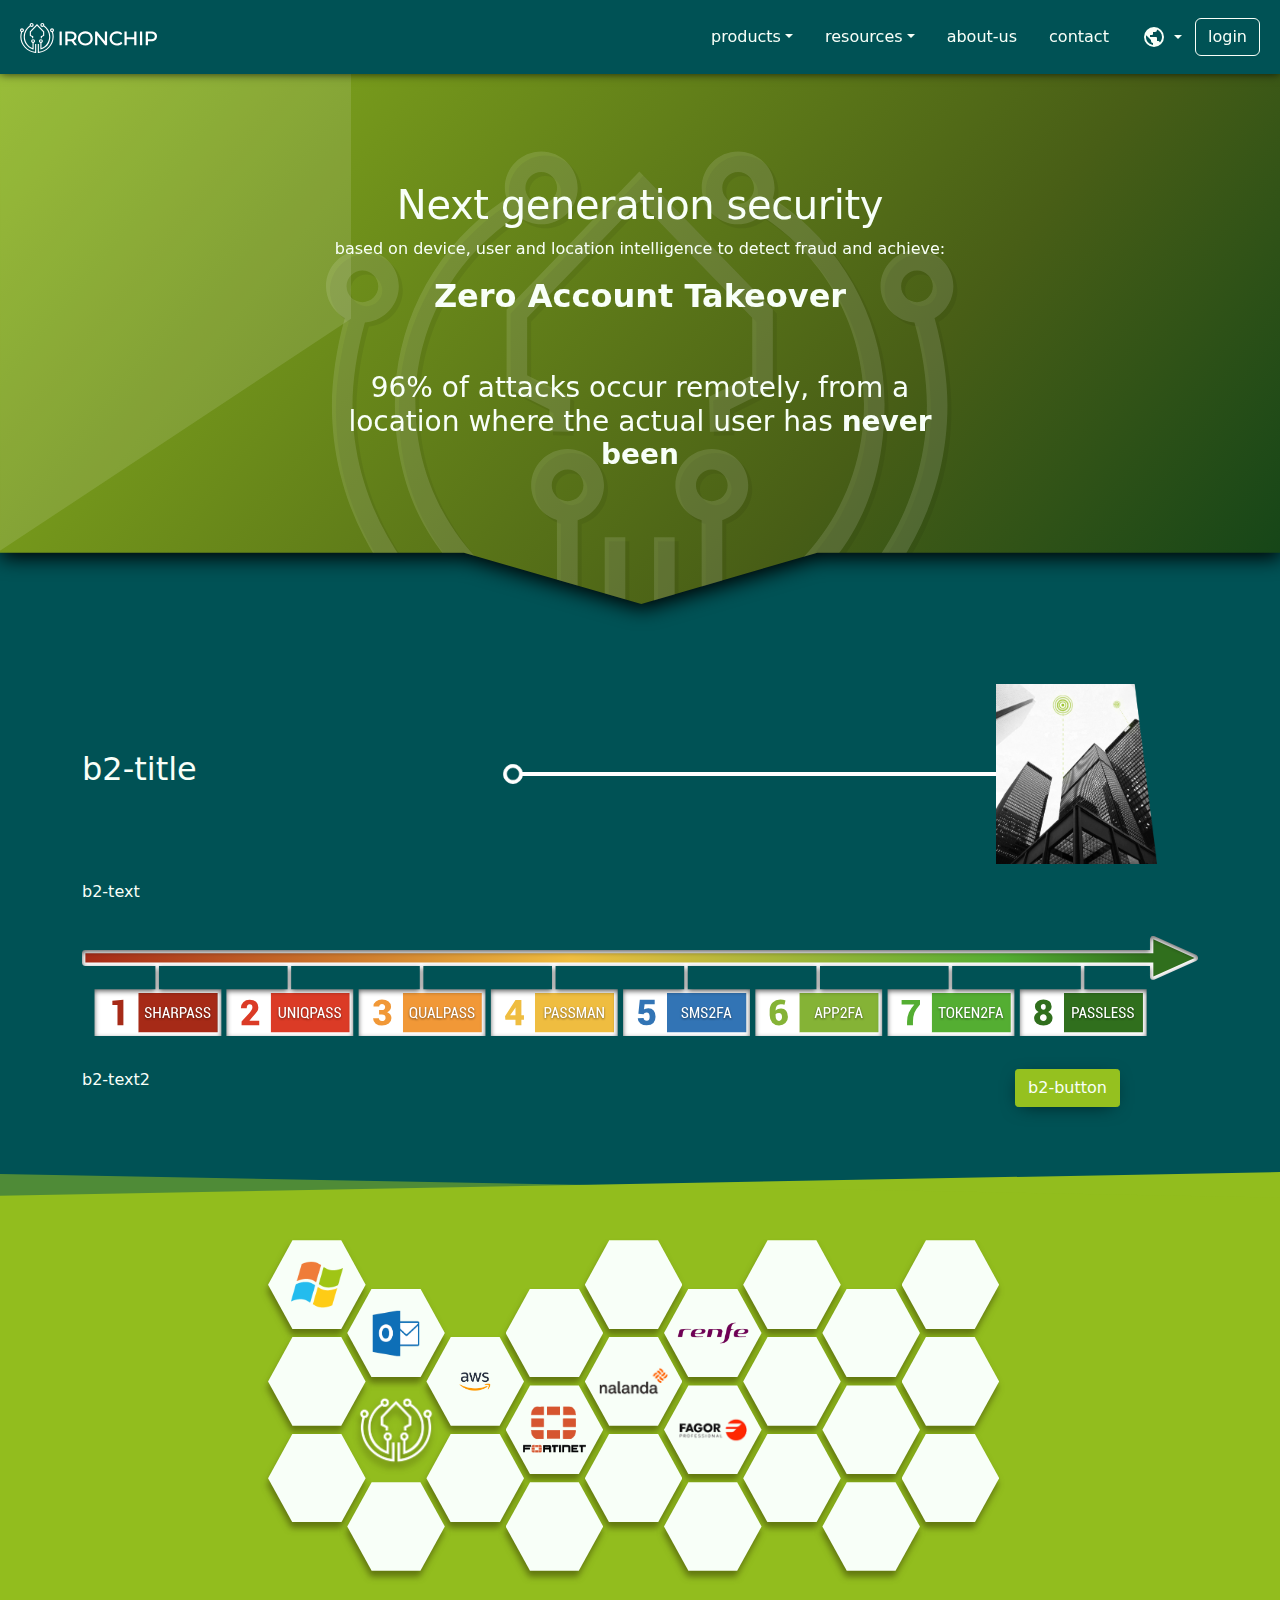
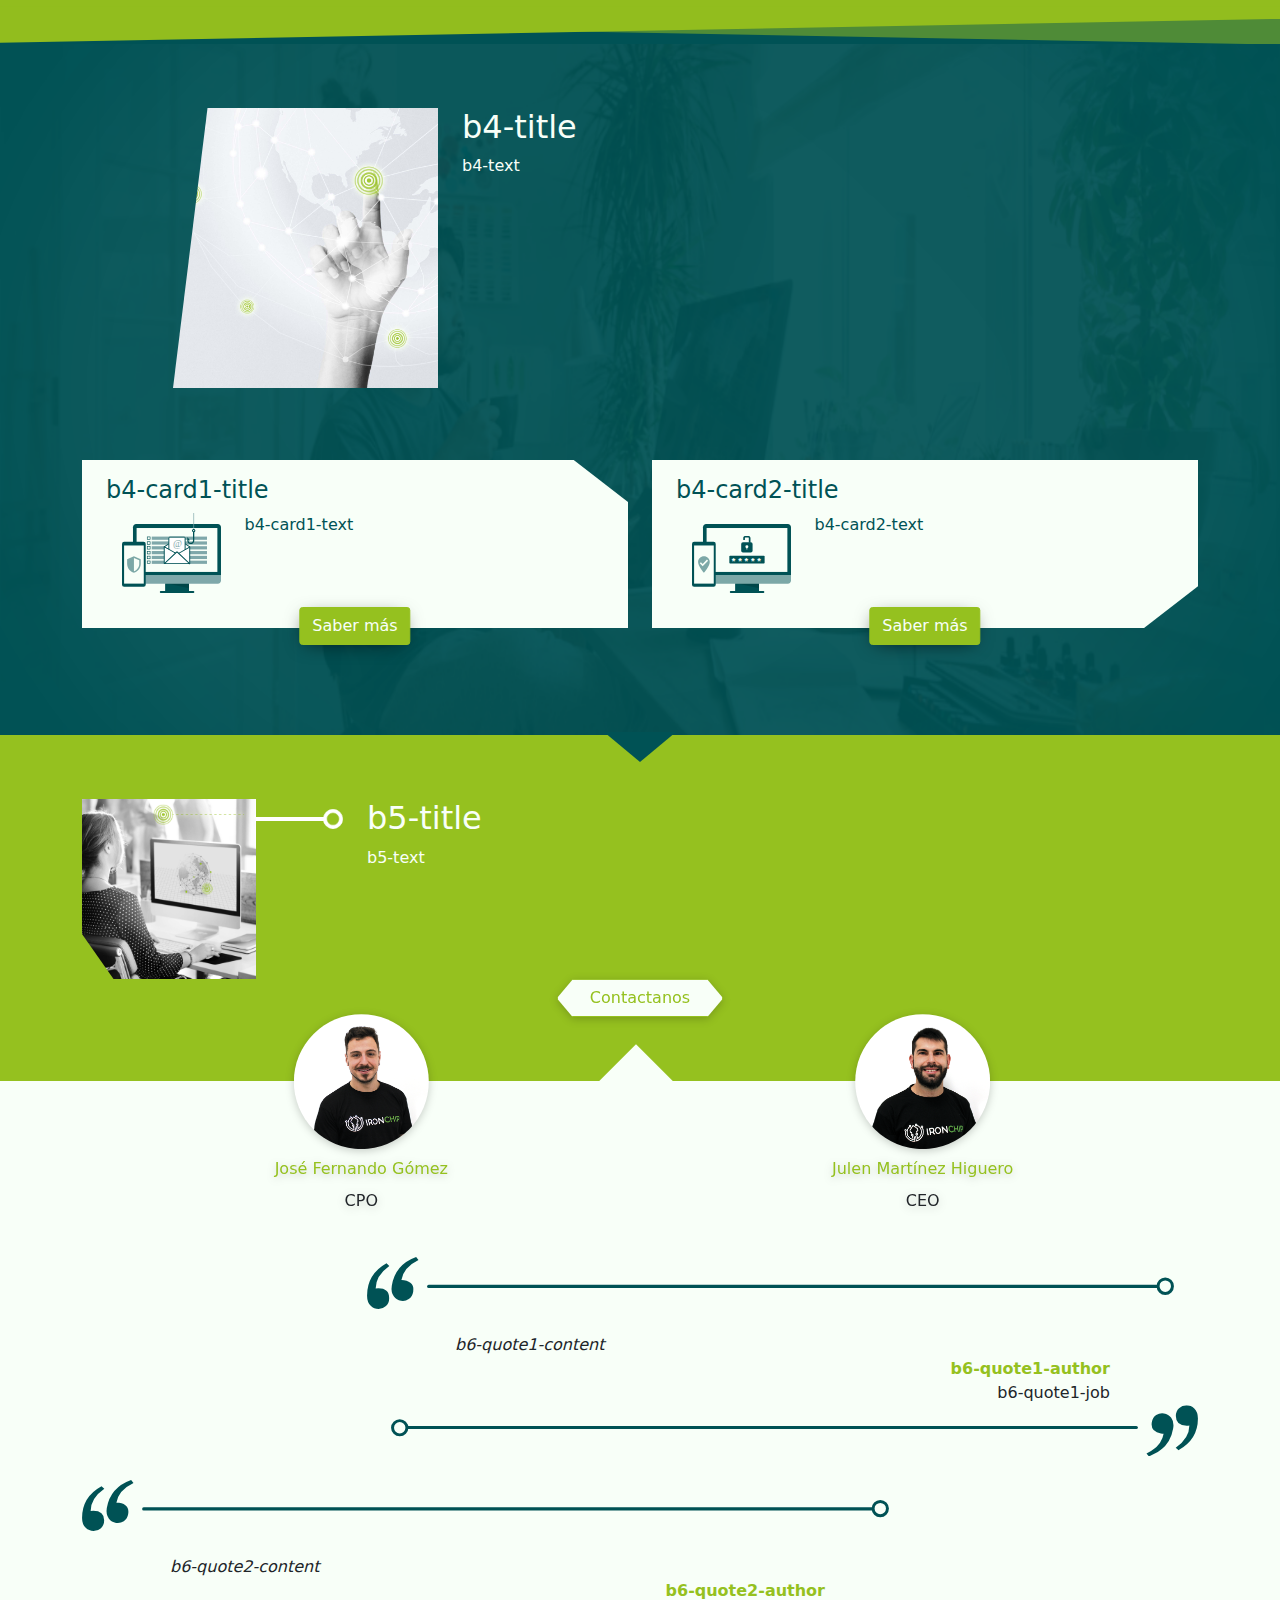
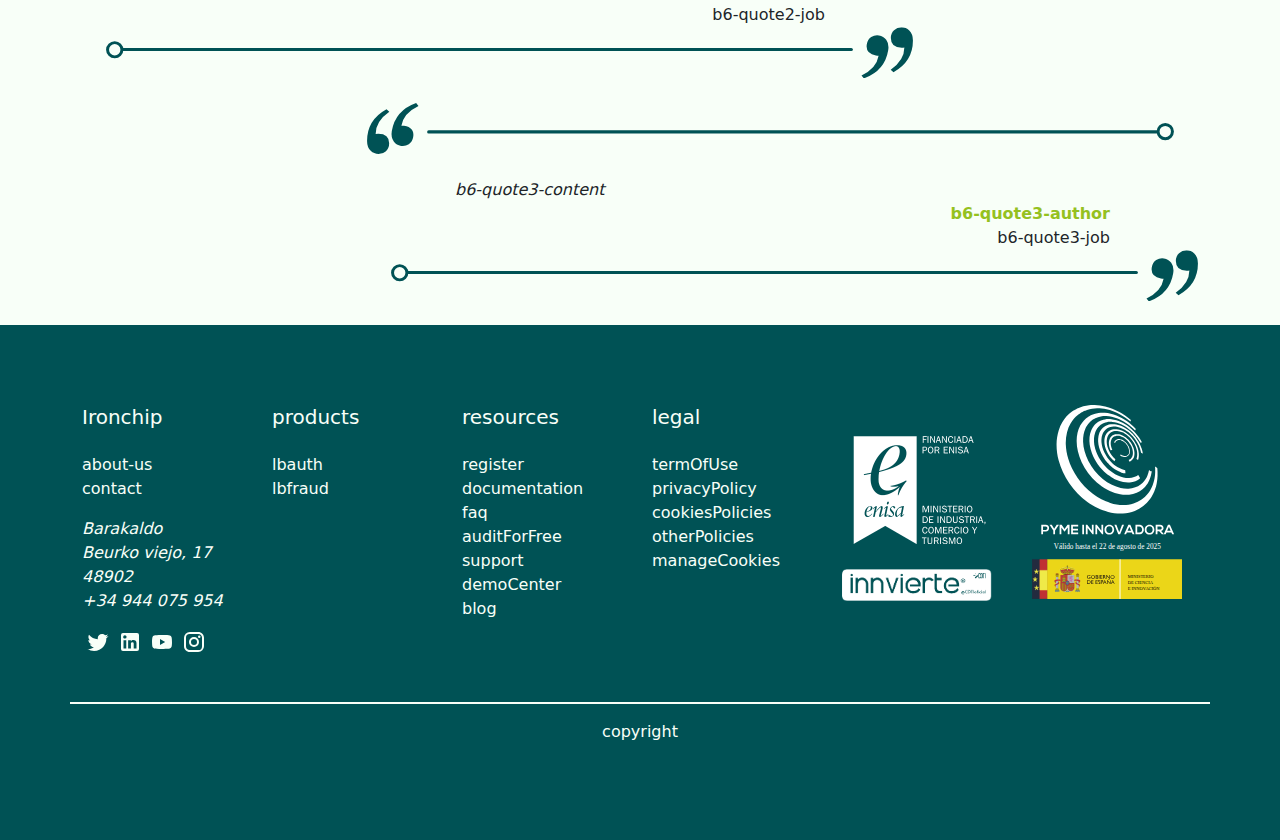
<file: es/index.html>
<!DOCTYPE html><html lang="en"><head><meta charSet="utf-8"/><meta http-equiv="x-ua-compatible" content="ie=edge"/><meta name="viewport" content="width=device-width, initial-scale=1, shrink-to-fit=no"/><meta name="generator" content="Gatsby 5.0.0"/><style data-href="/styles.d2477f442c0c4dbc949a.css" data-identity="gatsby-global-css">.nav-link{color:#f8fff8!important;margin-left:.5rem;margin-right:.5rem}.dropdown-item a{text-decoration:none}.dropdown-item,.dropdown-item a{color:#005255!important}.navbar-expand-lg .navbar-nav .dropdown-menu{position:absolute;top:3rem}.dropdown-menu .disabled{color:gray!important}.dropdown-menu .active{background-color:gray!important}.dropdown-item:active{background-color:#95c11f!important;color:#f8fff8!important}header .container{margin-left:0;margin-right:0;max-width:100%;width:100%;z-index:100}header{position:-webkit-sticky;position:sticky;top:0;z-index:500}.footer-nav{padding-bottom:5rem;padding-top:5rem}.footer-nav .footer-col{display:flex;flex-direction:column;margin-bottom:3rem}.footer-nav a{width:-webkit-fit-content;width:-moz-fit-content;width:fit-content}.footer-nav a,.footer-nav a:hover{color:var(--color-white);text-decoration:none}.footer-nav a:hover{opacity:.7}.footer-nav [name=spacer],.spacer-line{margin-bottom:1rem}.spacer-line{height:2px;width:100%}@media (min-width:0px) and (max-width:991px){.footer-nav .footer-col{align-items:center}}:root{--border-radius:4px;--font-sans:"Roboto";--font-mono:SFMono-Regular,Menlo,Monaco,Consolas,"Liberation Mono","Courier New",monospace;--size-content:54rem;--size-gutter:var(--space-5);--size-gap:var(--space-6)}html{-webkit-text-size-adjust:100%;background-color:var(--color-disabled);box-sizing:border-box;font:Roboto;font-size:var(--font-md);line-height:var(--line-height-normal);overflow-y:scroll}body{-moz-osx-font-smoothing:grayscale;-webkit-font-smoothing:antialiased;word-wrap:break-word;background-color:var(--color-secondary)!important;color:var(--color-text);font-family:Roboto;font-family:var(--font-sans);font-weight:400;margin-left:auto!important;margin-right:auto!important;max-width:1920px!important;width:100%!important}a{background-color:transparent;color:var(--color-primary);font-weight:500;text-decoration:none;text-decoration-thickness:1.5px;text-underline-offset:2px}a:active,a:hover{outline-width:0;text-decoration:none}abbr[title]{border-bottom:1px dotted rgba(0,0,0,.5);text-decoration:none}b,strong{font-weight:inherit}dfn{font-style:italic}h1{letter-spacing:-.01em;line-height:var(--line-height-dense);margin:0 0 3rem;padding:0}h1>b{color:var(--color-primary)}img{border-style:none;max-width:100%}code,kbd,pre,samp{font-family:var(--font-mono);line-height:inherit}hr{background:rgba(0,0,0,.2);border:none;box-sizing:content-box;height:1px;margin-bottom:calc(var(--space-4) - 1px);margin-left:0;margin-right:0;margin-top:0;overflow:visible;padding:0}*,:after,:before{box-sizing:inherit}dd,dl,fieldset,figure,hgroup,img,ol,p,ul{margin:0;margin-bottom:var(--space-4);padding:0}ol,ul{list-style-image:none;list-style-position:outside;margin-left:var(--space-4)}pre{word-wrap:normal;background:rgba(0,0,0,.04);border-radius:var(--border-radius);font-size:.875rem;line-height:var(--line-height-normal);margin-bottom:var(--space-4);margin-left:0;margin-right:0;padding:var(--space-4)}b,dt,strong,th{font-weight:700}li{margin-bottom:calc(var(--space-4)/2)}ol li,ul li{padding-left:0}li>ol,li>ul{margin-bottom:calc(var(--space-4)/2);margin-left:var(--space-4);margin-top:calc(var(--space-4)/2)}blockquote :last-child,li :last-child,p :last-child{margin-bottom:0}li>p{margin-bottom:calc(var(--space-4)/2)}code,kbd,samp{font-size:.875rem}abbr,acronym{border-bottom:1px dotted rgba(0,0,0,.5);cursor:help}code,tt{background-color:var(--color-code-bg);border-radius:var(--border-radius);color:var(--color-code);font-family:var(--font-mono);padding-bottom:.25em;padding-top:.25em;word-break:normal}pre code{background:none}code:after,code:before,tt:after,tt:before{content:"\00a0";letter-spacing:-.2em}pre code:after,pre code:before,pre tt:after,pre tt:before{content:none}:root{--corporate:#95c11f;--color-text:#f8fff8;--color-primary:#95c11f;--color-secondary:#005255;--color-terciary:#f8fff8;--color-disabled:gray;--font-lg:18px;--font-md:16px;--font-sm:14px;--font-sx:12px;--line-height-loose:1.75;--line-height-normal:1.5;--line-height-dense:1.1;--space-1:4px;--space-2:8px;--space-3:16px;--space-4:24px;--space-5:32px;--space-6:64px}.bg-corporate{background-color:#95c11f}.bg-blue{background-color:#005255}.bg-white{background-color:#f8fff8}.color-corporate{color:#95c11f}.color-blue{color:#005255}.color-white{color:#f8fff8!important}.card-display{-webkit-clip-path:polygon(0 0,100% 0,100% 75%,90% 100%,0 100%);clip-path:polygon(0 0,100% 0,100% 75%,90% 100%,0 100%);color:var(--color-secondary);display:flex;flex-direction:column;min-height:90%!important;padding:1rem}.btn-std{align-self:center;background-color:var(--color-primary)!important;border-radius:.2rem!important;color:var(--color-text)!important;width:-webkit-fit-content;width:-moz-fit-content;width:fit-content}.btn-hex2{display:inline-block;text-align:center;text-decoration:none;-webkit-user-select:none;user-select:none;vertical-align:middle}.btn-hex,.btn-hex2{--btn-raise:1rem;background-color:var(--color-text)!important;-webkit-clip-path:polygon(var(--btn-raise) 0,calc(100% - var(--btn-raise)) 0,100% 50%,calc(100% - var(--btn-raise)) 100%,var(--btn-raise) 100%,0 50%);clip-path:polygon(var(--btn-raise) 0,calc(100% - var(--btn-raise)) 0,100% 50%,calc(100% - var(--btn-raise)) 100%,var(--btn-raise) 100%,0 50%)}.btn-hex{color:var(--color-primary)!important;padding:.375rem 2rem!important}.card-index a{bottom:21px;left:50%;position:relative;transform:translateX(-50%)}.card-type-1{-webkit-clip-path:polygon(0 0,90% 0,100% 25%,100% 100%,0 100%);clip-path:polygon(0 0,90% 0,100% 25%,100% 100%,0 100%)}.card-type-1,.card-type-2{color:var(--color-secondary);min-height:90%!important;padding:1rem}.card-type-2{-webkit-clip-path:polygon(0 0,100% 0,100% 75%,90% 100%,0 100%);clip-path:polygon(0 0,100% 0,100% 75%,90% 100%,0 100%)}.header-bg{align-items:center;background-position-x:center;background-position-y:bottom;display:flex;filter:drop-shadow(1px 5px 10px #000);min-height:530px}.bg-std,.header-bg{background-size:cover}.bg-std{background-position:50%;background-repeat:no-repeat}.shadow-1{box-shadow:-1px 4px 19px -7px rgba(0,0,0,.75)}.shadow-2{box-shadow:0 0 9px 0 rgba(0,0,0,.75)}.shadow-3{filter:drop-shadow(0 2px 4px rgba(0,0,0,.2))}.py-6{padding-bottom:4rem;padding-top:4rem}.hide-xs{display:inherit}.header-line{align-self:center;background-color:#fff;height:4px;margin-left:-2px;margin-right:-2px;width:100%}.z-index-1{z-index:1}.dropdown-menu[data-bs-popper]{top:123%!important}.dropdown-menu{min-width:-webkit-fit-content!important;min-width:-moz-fit-content!important;min-width:fit-content!important}.hex-bg{background-repeat:round;padding-bottom:4rem;padding-top:4rem}:root{--bs-nav-link-color:$white;--bs-dropdown-link-active-bg:$corporate!important;--bs-body-font-family:"Roboto";--bs-blue:#0d6efd;--bs-indigo:#6610f2;--bs-purple:#6f42c1;--bs-pink:#d63384;--bs-red:#dc3545;--bs-orange:#fd7e14;--bs-yellow:#ffc107;--bs-green:#198754;--bs-teal:#20c997;--bs-cyan:#0dcaf0;--bs-black:#000;--bs-white:#f8fff8;--bs-gray:#6c757d;--bs-gray-dark:#343a40;--bs-gray-100:#f8f9fa;--bs-gray-200:#e9ecef;--bs-gray-300:#dee2e6;--bs-gray-400:#ced4da;--bs-gray-500:#adb5bd;--bs-gray-600:#6c757d;--bs-gray-700:#495057;--bs-gray-800:#343a40;--bs-gray-900:#212529;--bs-primary:#95c11f;--bs-secondary:#f8fff8;--bs-primary-rgb:149,193,31;--bs-secondary-rgb:248,255,248;--bs-white-rgb:248,255,248;--bs-black-rgb:0,0,0;--bs-body-color-rgb:33,37,41;--bs-body-bg-rgb:248,255,248;--bs-font-sans-serif:system-ui,-apple-system,"Segoe UI",Roboto,"Helvetica Neue","Noto Sans","Liberation Sans",Arial,sans-serif,"Apple Color Emoji","Segoe UI Emoji","Segoe UI Symbol","Noto Color Emoji";--bs-font-monospace:SFMono-Regular,Menlo,Monaco,Consolas,"Liberation Mono","Courier New",monospace;--bs-gradient:linear-gradient(180deg,rgba(248,255,248,.15),rgba(248,255,248,0));--bs-body-font-family:var(--bs-font-sans-serif);--bs-body-font-size:1rem;--bs-body-font-weight:400;--bs-body-line-height:1.5;--bs-body-color:#212529;--bs-body-bg:#f8fff8;--bs-border-width:1px;--bs-border-style:solid;--bs-border-color:#dee2e6;--bs-border-color-translucent:rgba(0,0,0,.175);--bs-border-radius:0.375rem;--bs-border-radius-sm:0.25rem;--bs-border-radius-lg:0.5rem;--bs-border-radius-xl:1rem;--bs-border-radius-2xl:2rem;--bs-border-radius-pill:50rem;--bs-link-color:#0d6efd;--bs-link-hover-color:#0a58ca;--bs-code-color:#d63384;--bs-highlight-bg:#fff3cd}/*!
 * Bootstrap  v5.2.3 (https://getbootstrap.com/)
 * Copyright 2011-2022 The Bootstrap Authors
 * Copyright 2011-2022 Twitter, Inc.
 * Licensed under MIT (https://github.com/twbs/bootstrap/blob/main/LICENSE)
 */*,:after,:before{box-sizing:border-box}@media(prefers-reduced-motion:no-preference){:root{scroll-behavior:smooth}}body{-webkit-text-size-adjust:100%;-webkit-tap-highlight-color:rgba(0,0,0,0);background-color:var(--bs-body-bg);color:var(--bs-body-color);font-family:var(--bs-body-font-family);font-size:var(--bs-body-font-size);font-weight:var(--bs-body-font-weight);line-height:var(--bs-body-line-height);margin:0;text-align:var(--bs-body-text-align)}hr{border:0;border-top:1px solid;color:inherit;margin:1rem 0;opacity:.25}.h1,.h2,.h3,.h4,.h5,.h6,h1,h2,h3,h4,h5,h6{font-weight:500;line-height:1.2;margin-bottom:.5rem;margin-top:0}.h1,h1{font-size:calc(1.375rem + 1.5vw)}@media(min-width:1200px){.h1,h1{font-size:2.5rem}}.h2,h2{font-size:calc(1.325rem + .9vw)}@media(min-width:1200px){.h2,h2{font-size:2rem}}.h3,h3{font-size:calc(1.3rem + .6vw)}@media(min-width:1200px){.h3,h3{font-size:1.75rem}}.h4,h4{font-size:calc(1.275rem + .3vw)}@media(min-width:1200px){.h4,h4{font-size:1.5rem}}.h5,h5{font-size:1.25rem}.h6,h6{font-size:1rem}p{margin-bottom:1rem;margin-top:0}abbr[title]{cursor:help;-webkit-text-decoration:underline dotted;text-decoration:underline dotted;-webkit-text-decoration-skip-ink:none;text-decoration-skip-ink:none}address{font-style:normal;line-height:inherit;margin-bottom:1rem}ol,ul{padding-left:2rem}dl,ol,ul{margin-bottom:1rem;margin-top:0}ol ol,ol ul,ul ol,ul ul{margin-bottom:0}dt{font-weight:700}dd{margin-bottom:.5rem;margin-left:0}blockquote{margin:0 0 1rem}b,strong{font-weight:bolder}.small,small{font-size:.875em}.mark,mark{background-color:var(--bs-highlight-bg);padding:.1875em}sub,sup{font-size:.75em;line-height:0;position:relative;vertical-align:baseline}sub{bottom:-.25em}sup{top:-.5em}a{color:var(--bs-link-color);text-decoration:underline}a:hover{color:var(--bs-link-hover-color)}a:not([href]):not([class]),a:not([href]):not([class]):hover{color:inherit;text-decoration:none}code,kbd,pre,samp{font-family:var(--bs-font-monospace);font-size:1em}pre{display:block;font-size:.875em;margin-bottom:1rem;margin-top:0;overflow:auto}pre code{color:inherit;font-size:inherit;word-break:normal}code{word-wrap:break-word;color:var(--bs-code-color);font-size:.875em}a>code{color:inherit}kbd{background-color:var(--bs-body-color);border-radius:.25rem;color:var(--bs-body-bg);font-size:.875em;padding:.1875rem .375rem}kbd kbd{font-size:1em;padding:0}figure{margin:0 0 1rem}img,svg{vertical-align:middle}table{border-collapse:collapse;caption-side:bottom}caption{color:#6c757d;padding-bottom:.5rem;padding-top:.5rem;text-align:left}th{text-align:inherit;text-align:-webkit-match-parent}tbody,td,tfoot,th,thead,tr{border:0 solid;border-color:inherit}label{display:inline-block}button{border-radius:0}button:focus:not(:focus-visible){outline:0}button,input,optgroup,select,textarea{font-family:inherit;font-size:inherit;line-height:inherit;margin:0}button,select{text-transform:none}[role=button]{cursor:pointer}select{word-wrap:normal}select:disabled{opacity:1}[list]:not([type=date]):not([type=datetime-local]):not([type=month]):not([type=week]):not([type=time])::-webkit-calendar-picker-indicator{display:none!important}[type=button],[type=reset],[type=submit],button{-webkit-appearance:button}[type=button]:not(:disabled),[type=reset]:not(:disabled),[type=submit]:not(:disabled),button:not(:disabled){cursor:pointer}::-moz-focus-inner{border-style:none;padding:0}textarea{resize:vertical}fieldset{border:0;margin:0;min-width:0;padding:0}legend{float:left;font-size:calc(1.275rem + .3vw);line-height:inherit;margin-bottom:.5rem;padding:0;width:100%}@media(min-width:1200px){legend{font-size:1.5rem}}legend+*{clear:left}::-webkit-datetime-edit-day-field,::-webkit-datetime-edit-fields-wrapper,::-webkit-datetime-edit-hour-field,::-webkit-datetime-edit-minute,::-webkit-datetime-edit-month-field,::-webkit-datetime-edit-text,::-webkit-datetime-edit-year-field{padding:0}::-webkit-inner-spin-button{height:auto}[type=search]{-webkit-appearance:textfield;outline-offset:-2px}::-webkit-search-decoration{-webkit-appearance:none}::-webkit-color-swatch-wrapper{padding:0}::-webkit-file-upload-button{-webkit-appearance:button;font:inherit}::file-selector-button{-webkit-appearance:button;font:inherit}output{display:inline-block}iframe{border:0}summary{cursor:pointer;display:list-item}progress{vertical-align:baseline}[hidden]{display:none!important}.lead{font-size:1.25rem;font-weight:300}.display-1{font-size:calc(1.625rem + 4.5vw);font-weight:300;line-height:1.2}@media(min-width:1200px){.display-1{font-size:5rem}}.display-2{font-size:calc(1.575rem + 3.9vw);font-weight:300;line-height:1.2}@media(min-width:1200px){.display-2{font-size:4.5rem}}.display-3{font-size:calc(1.525rem + 3.3vw);font-weight:300;line-height:1.2}@media(min-width:1200px){.display-3{font-size:4rem}}.display-4{font-size:calc(1.475rem + 2.7vw);font-weight:300;line-height:1.2}@media(min-width:1200px){.display-4{font-size:3.5rem}}.display-5{font-size:calc(1.425rem + 2.1vw);font-weight:300;line-height:1.2}@media(min-width:1200px){.display-5{font-size:3rem}}.display-6{font-size:calc(1.375rem + 1.5vw);font-weight:300;line-height:1.2}@media(min-width:1200px){.display-6{font-size:2.5rem}}.list-inline,.list-unstyled{list-style:none;padding-left:0}.list-inline-item{display:inline-block}.list-inline-item:not(:last-child){margin-right:.5rem}.initialism{font-size:.875em;text-transform:uppercase}.blockquote{font-size:1.25rem;margin-bottom:1rem}.blockquote>:last-child{margin-bottom:0}.blockquote-footer{color:#6c757d;font-size:.875em;margin-bottom:1rem;margin-top:-1rem}.blockquote-footer:before{content:"— "}.img-fluid,.img-thumbnail{height:auto;max-width:100%}.img-thumbnail{background-color:#f8fff8;border:1px solid var(--bs-border-color);border-radius:.375rem;padding:.25rem}.figure{display:inline-block}.figure-img{line-height:1;margin-bottom:.5rem}.figure-caption{color:#6c757d;font-size:.875em}.container,.container-fluid,.container-lg,.container-md,.container-sm,.container-xl,.container-xxl{--bs-gutter-x:1.5rem;--bs-gutter-y:0;margin-left:auto;margin-right:auto;padding-left:calc(var(--bs-gutter-x)*.5);padding-right:calc(var(--bs-gutter-x)*.5);width:100%}@media(min-width:576px){.container,.container-sm{max-width:540px}}@media(min-width:768px){.container,.container-md,.container-sm{max-width:720px}}@media(min-width:992px){.container,.container-lg,.container-md,.container-sm{max-width:960px}}@media(min-width:1200px){.container,.container-lg,.container-md,.container-sm,.container-xl{max-width:1140px}}@media(min-width:1400px){.container,.container-lg,.container-md,.container-sm,.container-xl,.container-xxl{max-width:1320px}}.row{--bs-gutter-x:1.5rem;--bs-gutter-y:0;display:flex;flex-wrap:wrap;margin-left:calc(var(--bs-gutter-x)*-.5);margin-right:calc(var(--bs-gutter-x)*-.5);margin-top:calc(var(--bs-gutter-y)*-1)}.row>*{flex-shrink:0;margin-top:var(--bs-gutter-y);max-width:100%;padding-left:calc(var(--bs-gutter-x)*.5);padding-right:calc(var(--bs-gutter-x)*.5);width:100%}.col{flex:1 0}.row-cols-auto>*{flex:0 0 auto;width:auto}.row-cols-1>*{flex:0 0 auto;width:100%}.row-cols-2>*{flex:0 0 auto;width:50%}.row-cols-3>*{flex:0 0 auto;width:33.3333333333%}.row-cols-4>*{flex:0 0 auto;width:25%}.row-cols-5>*{flex:0 0 auto;width:20%}.row-cols-6>*{flex:0 0 auto;width:16.6666666667%}.col-auto{flex:0 0 auto;width:auto}.col-1{flex:0 0 auto;width:8.33333333%}.col-2{flex:0 0 auto;width:16.66666667%}.col-3{flex:0 0 auto;width:25%}.col-4{flex:0 0 auto;width:33.33333333%}.col-5{flex:0 0 auto;width:41.66666667%}.col-6{flex:0 0 auto;width:50%}.col-7{flex:0 0 auto;width:58.33333333%}.col-8{flex:0 0 auto;width:66.66666667%}.col-9{flex:0 0 auto;width:75%}.col-10{flex:0 0 auto;width:83.33333333%}.col-11{flex:0 0 auto;width:91.66666667%}.col-12{flex:0 0 auto;width:100%}.offset-1{margin-left:8.33333333%}.offset-2{margin-left:16.66666667%}.offset-3{margin-left:25%}.offset-4{margin-left:33.33333333%}.offset-5{margin-left:41.66666667%}.offset-6{margin-left:50%}.offset-7{margin-left:58.33333333%}.offset-8{margin-left:66.66666667%}.offset-9{margin-left:75%}.offset-10{margin-left:83.33333333%}.offset-11{margin-left:91.66666667%}.g-0,.gx-0{--bs-gutter-x:0}.g-0,.gy-0{--bs-gutter-y:0}.g-1,.gx-1{--bs-gutter-x:0.25rem}.g-1,.gy-1{--bs-gutter-y:0.25rem}.g-2,.gx-2{--bs-gutter-x:0.5rem}.g-2,.gy-2{--bs-gutter-y:0.5rem}.g-3,.gx-3{--bs-gutter-x:1rem}.g-3,.gy-3{--bs-gutter-y:1rem}.g-4,.gx-4{--bs-gutter-x:1.5rem}.g-4,.gy-4{--bs-gutter-y:1.5rem}.g-5,.gx-5{--bs-gutter-x:3rem}.g-5,.gy-5{--bs-gutter-y:3rem}@media(min-width:576px){.col-sm{flex:1 0}.row-cols-sm-auto>*{flex:0 0 auto;width:auto}.row-cols-sm-1>*{flex:0 0 auto;width:100%}.row-cols-sm-2>*{flex:0 0 auto;width:50%}.row-cols-sm-3>*{flex:0 0 auto;width:33.3333333333%}.row-cols-sm-4>*{flex:0 0 auto;width:25%}.row-cols-sm-5>*{flex:0 0 auto;width:20%}.row-cols-sm-6>*{flex:0 0 auto;width:16.6666666667%}.col-sm-auto{flex:0 0 auto;width:auto}.col-sm-1{flex:0 0 auto;width:8.33333333%}.col-sm-2{flex:0 0 auto;width:16.66666667%}.col-sm-3{flex:0 0 auto;width:25%}.col-sm-4{flex:0 0 auto;width:33.33333333%}.col-sm-5{flex:0 0 auto;width:41.66666667%}.col-sm-6{flex:0 0 auto;width:50%}.col-sm-7{flex:0 0 auto;width:58.33333333%}.col-sm-8{flex:0 0 auto;width:66.66666667%}.col-sm-9{flex:0 0 auto;width:75%}.col-sm-10{flex:0 0 auto;width:83.33333333%}.col-sm-11{flex:0 0 auto;width:91.66666667%}.col-sm-12{flex:0 0 auto;width:100%}.offset-sm-0{margin-left:0}.offset-sm-1{margin-left:8.33333333%}.offset-sm-2{margin-left:16.66666667%}.offset-sm-3{margin-left:25%}.offset-sm-4{margin-left:33.33333333%}.offset-sm-5{margin-left:41.66666667%}.offset-sm-6{margin-left:50%}.offset-sm-7{margin-left:58.33333333%}.offset-sm-8{margin-left:66.66666667%}.offset-sm-9{margin-left:75%}.offset-sm-10{margin-left:83.33333333%}.offset-sm-11{margin-left:91.66666667%}.g-sm-0,.gx-sm-0{--bs-gutter-x:0}.g-sm-0,.gy-sm-0{--bs-gutter-y:0}.g-sm-1,.gx-sm-1{--bs-gutter-x:0.25rem}.g-sm-1,.gy-sm-1{--bs-gutter-y:0.25rem}.g-sm-2,.gx-sm-2{--bs-gutter-x:0.5rem}.g-sm-2,.gy-sm-2{--bs-gutter-y:0.5rem}.g-sm-3,.gx-sm-3{--bs-gutter-x:1rem}.g-sm-3,.gy-sm-3{--bs-gutter-y:1rem}.g-sm-4,.gx-sm-4{--bs-gutter-x:1.5rem}.g-sm-4,.gy-sm-4{--bs-gutter-y:1.5rem}.g-sm-5,.gx-sm-5{--bs-gutter-x:3rem}.g-sm-5,.gy-sm-5{--bs-gutter-y:3rem}}@media(min-width:768px){.col-md{flex:1 0}.row-cols-md-auto>*{flex:0 0 auto;width:auto}.row-cols-md-1>*{flex:0 0 auto;width:100%}.row-cols-md-2>*{flex:0 0 auto;width:50%}.row-cols-md-3>*{flex:0 0 auto;width:33.3333333333%}.row-cols-md-4>*{flex:0 0 auto;width:25%}.row-cols-md-5>*{flex:0 0 auto;width:20%}.row-cols-md-6>*{flex:0 0 auto;width:16.6666666667%}.col-md-auto{flex:0 0 auto;width:auto}.col-md-1{flex:0 0 auto;width:8.33333333%}.col-md-2{flex:0 0 auto;width:16.66666667%}.col-md-3{flex:0 0 auto;width:25%}.col-md-4{flex:0 0 auto;width:33.33333333%}.col-md-5{flex:0 0 auto;width:41.66666667%}.col-md-6{flex:0 0 auto;width:50%}.col-md-7{flex:0 0 auto;width:58.33333333%}.col-md-8{flex:0 0 auto;width:66.66666667%}.col-md-9{flex:0 0 auto;width:75%}.col-md-10{flex:0 0 auto;width:83.33333333%}.col-md-11{flex:0 0 auto;width:91.66666667%}.col-md-12{flex:0 0 auto;width:100%}.offset-md-0{margin-left:0}.offset-md-1{margin-left:8.33333333%}.offset-md-2{margin-left:16.66666667%}.offset-md-3{margin-left:25%}.offset-md-4{margin-left:33.33333333%}.offset-md-5{margin-left:41.66666667%}.offset-md-6{margin-left:50%}.offset-md-7{margin-left:58.33333333%}.offset-md-8{margin-left:66.66666667%}.offset-md-9{margin-left:75%}.offset-md-10{margin-left:83.33333333%}.offset-md-11{margin-left:91.66666667%}.g-md-0,.gx-md-0{--bs-gutter-x:0}.g-md-0,.gy-md-0{--bs-gutter-y:0}.g-md-1,.gx-md-1{--bs-gutter-x:0.25rem}.g-md-1,.gy-md-1{--bs-gutter-y:0.25rem}.g-md-2,.gx-md-2{--bs-gutter-x:0.5rem}.g-md-2,.gy-md-2{--bs-gutter-y:0.5rem}.g-md-3,.gx-md-3{--bs-gutter-x:1rem}.g-md-3,.gy-md-3{--bs-gutter-y:1rem}.g-md-4,.gx-md-4{--bs-gutter-x:1.5rem}.g-md-4,.gy-md-4{--bs-gutter-y:1.5rem}.g-md-5,.gx-md-5{--bs-gutter-x:3rem}.g-md-5,.gy-md-5{--bs-gutter-y:3rem}}@media(min-width:992px){.col-lg{flex:1 0}.row-cols-lg-auto>*{flex:0 0 auto;width:auto}.row-cols-lg-1>*{flex:0 0 auto;width:100%}.row-cols-lg-2>*{flex:0 0 auto;width:50%}.row-cols-lg-3>*{flex:0 0 auto;width:33.3333333333%}.row-cols-lg-4>*{flex:0 0 auto;width:25%}.row-cols-lg-5>*{flex:0 0 auto;width:20%}.row-cols-lg-6>*{flex:0 0 auto;width:16.6666666667%}.col-lg-auto{flex:0 0 auto;width:auto}.col-lg-1{flex:0 0 auto;width:8.33333333%}.col-lg-2{flex:0 0 auto;width:16.66666667%}.col-lg-3{flex:0 0 auto;width:25%}.col-lg-4{flex:0 0 auto;width:33.33333333%}.col-lg-5{flex:0 0 auto;width:41.66666667%}.col-lg-6{flex:0 0 auto;width:50%}.col-lg-7{flex:0 0 auto;width:58.33333333%}.col-lg-8{flex:0 0 auto;width:66.66666667%}.col-lg-9{flex:0 0 auto;width:75%}.col-lg-10{flex:0 0 auto;width:83.33333333%}.col-lg-11{flex:0 0 auto;width:91.66666667%}.col-lg-12{flex:0 0 auto;width:100%}.offset-lg-0{margin-left:0}.offset-lg-1{margin-left:8.33333333%}.offset-lg-2{margin-left:16.66666667%}.offset-lg-3{margin-left:25%}.offset-lg-4{margin-left:33.33333333%}.offset-lg-5{margin-left:41.66666667%}.offset-lg-6{margin-left:50%}.offset-lg-7{margin-left:58.33333333%}.offset-lg-8{margin-left:66.66666667%}.offset-lg-9{margin-left:75%}.offset-lg-10{margin-left:83.33333333%}.offset-lg-11{margin-left:91.66666667%}.g-lg-0,.gx-lg-0{--bs-gutter-x:0}.g-lg-0,.gy-lg-0{--bs-gutter-y:0}.g-lg-1,.gx-lg-1{--bs-gutter-x:0.25rem}.g-lg-1,.gy-lg-1{--bs-gutter-y:0.25rem}.g-lg-2,.gx-lg-2{--bs-gutter-x:0.5rem}.g-lg-2,.gy-lg-2{--bs-gutter-y:0.5rem}.g-lg-3,.gx-lg-3{--bs-gutter-x:1rem}.g-lg-3,.gy-lg-3{--bs-gutter-y:1rem}.g-lg-4,.gx-lg-4{--bs-gutter-x:1.5rem}.g-lg-4,.gy-lg-4{--bs-gutter-y:1.5rem}.g-lg-5,.gx-lg-5{--bs-gutter-x:3rem}.g-lg-5,.gy-lg-5{--bs-gutter-y:3rem}}@media(min-width:1200px){.col-xl{flex:1 0}.row-cols-xl-auto>*{flex:0 0 auto;width:auto}.row-cols-xl-1>*{flex:0 0 auto;width:100%}.row-cols-xl-2>*{flex:0 0 auto;width:50%}.row-cols-xl-3>*{flex:0 0 auto;width:33.3333333333%}.row-cols-xl-4>*{flex:0 0 auto;width:25%}.row-cols-xl-5>*{flex:0 0 auto;width:20%}.row-cols-xl-6>*{flex:0 0 auto;width:16.6666666667%}.col-xl-auto{flex:0 0 auto;width:auto}.col-xl-1{flex:0 0 auto;width:8.33333333%}.col-xl-2{flex:0 0 auto;width:16.66666667%}.col-xl-3{flex:0 0 auto;width:25%}.col-xl-4{flex:0 0 auto;width:33.33333333%}.col-xl-5{flex:0 0 auto;width:41.66666667%}.col-xl-6{flex:0 0 auto;width:50%}.col-xl-7{flex:0 0 auto;width:58.33333333%}.col-xl-8{flex:0 0 auto;width:66.66666667%}.col-xl-9{flex:0 0 auto;width:75%}.col-xl-10{flex:0 0 auto;width:83.33333333%}.col-xl-11{flex:0 0 auto;width:91.66666667%}.col-xl-12{flex:0 0 auto;width:100%}.offset-xl-0{margin-left:0}.offset-xl-1{margin-left:8.33333333%}.offset-xl-2{margin-left:16.66666667%}.offset-xl-3{margin-left:25%}.offset-xl-4{margin-left:33.33333333%}.offset-xl-5{margin-left:41.66666667%}.offset-xl-6{margin-left:50%}.offset-xl-7{margin-left:58.33333333%}.offset-xl-8{margin-left:66.66666667%}.offset-xl-9{margin-left:75%}.offset-xl-10{margin-left:83.33333333%}.offset-xl-11{margin-left:91.66666667%}.g-xl-0,.gx-xl-0{--bs-gutter-x:0}.g-xl-0,.gy-xl-0{--bs-gutter-y:0}.g-xl-1,.gx-xl-1{--bs-gutter-x:0.25rem}.g-xl-1,.gy-xl-1{--bs-gutter-y:0.25rem}.g-xl-2,.gx-xl-2{--bs-gutter-x:0.5rem}.g-xl-2,.gy-xl-2{--bs-gutter-y:0.5rem}.g-xl-3,.gx-xl-3{--bs-gutter-x:1rem}.g-xl-3,.gy-xl-3{--bs-gutter-y:1rem}.g-xl-4,.gx-xl-4{--bs-gutter-x:1.5rem}.g-xl-4,.gy-xl-4{--bs-gutter-y:1.5rem}.g-xl-5,.gx-xl-5{--bs-gutter-x:3rem}.g-xl-5,.gy-xl-5{--bs-gutter-y:3rem}}@media(min-width:1400px){.col-xxl{flex:1 0}.row-cols-xxl-auto>*{flex:0 0 auto;width:auto}.row-cols-xxl-1>*{flex:0 0 auto;width:100%}.row-cols-xxl-2>*{flex:0 0 auto;width:50%}.row-cols-xxl-3>*{flex:0 0 auto;width:33.3333333333%}.row-cols-xxl-4>*{flex:0 0 auto;width:25%}.row-cols-xxl-5>*{flex:0 0 auto;width:20%}.row-cols-xxl-6>*{flex:0 0 auto;width:16.6666666667%}.col-xxl-auto{flex:0 0 auto;width:auto}.col-xxl-1{flex:0 0 auto;width:8.33333333%}.col-xxl-2{flex:0 0 auto;width:16.66666667%}.col-xxl-3{flex:0 0 auto;width:25%}.col-xxl-4{flex:0 0 auto;width:33.33333333%}.col-xxl-5{flex:0 0 auto;width:41.66666667%}.col-xxl-6{flex:0 0 auto;width:50%}.col-xxl-7{flex:0 0 auto;width:58.33333333%}.col-xxl-8{flex:0 0 auto;width:66.66666667%}.col-xxl-9{flex:0 0 auto;width:75%}.col-xxl-10{flex:0 0 auto;width:83.33333333%}.col-xxl-11{flex:0 0 auto;width:91.66666667%}.col-xxl-12{flex:0 0 auto;width:100%}.offset-xxl-0{margin-left:0}.offset-xxl-1{margin-left:8.33333333%}.offset-xxl-2{margin-left:16.66666667%}.offset-xxl-3{margin-left:25%}.offset-xxl-4{margin-left:33.33333333%}.offset-xxl-5{margin-left:41.66666667%}.offset-xxl-6{margin-left:50%}.offset-xxl-7{margin-left:58.33333333%}.offset-xxl-8{margin-left:66.66666667%}.offset-xxl-9{margin-left:75%}.offset-xxl-10{margin-left:83.33333333%}.offset-xxl-11{margin-left:91.66666667%}.g-xxl-0,.gx-xxl-0{--bs-gutter-x:0}.g-xxl-0,.gy-xxl-0{--bs-gutter-y:0}.g-xxl-1,.gx-xxl-1{--bs-gutter-x:0.25rem}.g-xxl-1,.gy-xxl-1{--bs-gutter-y:0.25rem}.g-xxl-2,.gx-xxl-2{--bs-gutter-x:0.5rem}.g-xxl-2,.gy-xxl-2{--bs-gutter-y:0.5rem}.g-xxl-3,.gx-xxl-3{--bs-gutter-x:1rem}.g-xxl-3,.gy-xxl-3{--bs-gutter-y:1rem}.g-xxl-4,.gx-xxl-4{--bs-gutter-x:1.5rem}.g-xxl-4,.gy-xxl-4{--bs-gutter-y:1.5rem}.g-xxl-5,.gx-xxl-5{--bs-gutter-x:3rem}.g-xxl-5,.gy-xxl-5{--bs-gutter-y:3rem}}.table{--bs-table-color:var(--bs-body-color);--bs-table-bg:transparent;--bs-table-border-color:var(--bs-border-color);--bs-table-accent-bg:transparent;--bs-table-striped-color:var(--bs-body-color);--bs-table-striped-bg:rgba(0,0,0,.05);--bs-table-active-color:var(--bs-body-color);--bs-table-active-bg:rgba(0,0,0,.1);--bs-table-hover-color:var(--bs-body-color);--bs-table-hover-bg:rgba(0,0,0,.075);border-color:var(--bs-table-border-color);color:var(--bs-table-color);margin-bottom:1rem;vertical-align:top;width:100%}.table>:not(caption)>*>*{background-color:var(--bs-table-bg);border-bottom-width:1px;box-shadow:inset 0 0 0 9999px var(--bs-table-accent-bg);padding:.5rem}.table>tbody{vertical-align:inherit}.table>thead{vertical-align:bottom}.table-group-divider{border-top:2px solid}.caption-top{caption-side:top}.table-sm>:not(caption)>*>*{padding:.25rem}.table-bordered>:not(caption)>*{border-width:1px 0}.table-bordered>:not(caption)>*>*{border-width:0 1px}.table-borderless>:not(caption)>*>*{border-bottom-width:0}.table-borderless>:not(:first-child){border-top-width:0}.table-striped-columns>:not(caption)>tr>:nth-child(2n),.table-striped>tbody>tr:nth-of-type(odd)>*{--bs-table-accent-bg:var(--bs-table-striped-bg);color:var(--bs-table-striped-color)}.table-active{--bs-table-accent-bg:var(--bs-table-active-bg);color:var(--bs-table-active-color)}.table-hover>tbody>tr:hover>*{--bs-table-accent-bg:var(--bs-table-hover-bg);color:var(--bs-table-hover-color)}.table-primary{--bs-table-color:#000;--bs-table-bg:#cfe2ff;--bs-table-border-color:#bacbe6;--bs-table-striped-bg:#c5d7f2;--bs-table-striped-color:#000;--bs-table-active-bg:#bacbe6;--bs-table-active-color:#000;--bs-table-hover-bg:#bfd1ec;--bs-table-hover-color:#000}.table-primary,.table-secondary{border-color:var(--bs-table-border-color);color:var(--bs-table-color)}.table-secondary{--bs-table-color:#000;--bs-table-bg:#e2e3e5;--bs-table-border-color:#cbccce;--bs-table-striped-bg:#d7d8da;--bs-table-striped-color:#000;--bs-table-active-bg:#cbccce;--bs-table-active-color:#000;--bs-table-hover-bg:#d1d2d4;--bs-table-hover-color:#000}.table-success{--bs-table-color:#000;--bs-table-bg:#d1e7dd;--bs-table-border-color:#bcd0c7;--bs-table-striped-bg:#c7dbd2;--bs-table-striped-color:#000;--bs-table-active-bg:#bcd0c7;--bs-table-active-color:#000;--bs-table-hover-bg:#c1d6cc;--bs-table-hover-color:#000}.table-info,.table-success{border-color:var(--bs-table-border-color);color:var(--bs-table-color)}.table-info{--bs-table-color:#000;--bs-table-bg:#cff4fc;--bs-table-border-color:#badce3;--bs-table-striped-bg:#c5e8ef;--bs-table-striped-color:#000;--bs-table-active-bg:#badce3;--bs-table-active-color:#000;--bs-table-hover-bg:#bfe2e9;--bs-table-hover-color:#000}.table-warning{--bs-table-color:#000;--bs-table-bg:#fff3cd;--bs-table-border-color:#e6dbb9;--bs-table-striped-bg:#f2e7c3;--bs-table-striped-color:#000;--bs-table-active-bg:#e6dbb9;--bs-table-active-color:#000;--bs-table-hover-bg:#ece1be;--bs-table-hover-color:#000}.table-danger,.table-warning{border-color:var(--bs-table-border-color);color:var(--bs-table-color)}.table-danger{--bs-table-color:#000;--bs-table-bg:#f8d7da;--bs-table-border-color:#dfc2c4;--bs-table-striped-bg:#eccccf;--bs-table-striped-color:#000;--bs-table-active-bg:#dfc2c4;--bs-table-active-color:#000;--bs-table-hover-bg:#e5c7ca;--bs-table-hover-color:#000}.table-light{--bs-table-color:#000;--bs-table-bg:#f8f9fa;--bs-table-border-color:#dfe0e1;--bs-table-striped-bg:#ecedee;--bs-table-striped-color:#000;--bs-table-active-bg:#dfe0e1;--bs-table-active-color:#000;--bs-table-hover-bg:#e5e6e7;--bs-table-hover-color:#000}.table-dark,.table-light{border-color:var(--bs-table-border-color);color:var(--bs-table-color)}.table-dark{--bs-table-color:#f8fff8;--bs-table-bg:#212529;--bs-table-border-color:#373b3e;--bs-table-striped-bg:#2c3033;--bs-table-striped-color:#f8fff8;--bs-table-active-bg:#373b3e;--bs-table-active-color:#f8fff8;--bs-table-hover-bg:#313539;--bs-table-hover-color:#f8fff8}.table-responsive{-webkit-overflow-scrolling:touch;overflow-x:auto}@media(max-width:575.98px){.table-responsive-sm{-webkit-overflow-scrolling:touch;overflow-x:auto}}@media(max-width:767.98px){.table-responsive-md{-webkit-overflow-scrolling:touch;overflow-x:auto}}@media(max-width:991.98px){.table-responsive-lg{-webkit-overflow-scrolling:touch;overflow-x:auto}}@media(max-width:1199.98px){.table-responsive-xl{-webkit-overflow-scrolling:touch;overflow-x:auto}}@media(max-width:1399.98px){.table-responsive-xxl{-webkit-overflow-scrolling:touch;overflow-x:auto}}.form-label{margin-bottom:.5rem}.col-form-label{font-size:inherit;line-height:1.5;margin-bottom:0;padding-bottom:calc(.375rem + 1px);padding-top:calc(.375rem + 1px)}.col-form-label-lg{font-size:1.25rem;padding-bottom:calc(.5rem + 1px);padding-top:calc(.5rem + 1px)}.col-form-label-sm{font-size:.875rem;padding-bottom:calc(.25rem + 1px);padding-top:calc(.25rem + 1px)}.form-text{color:#6c757d;font-size:.875em;margin-top:.25rem}.form-control{-webkit-appearance:none;appearance:none;background-clip:padding-box;background-color:#f8fff8;border:1px solid #ced4da;border-radius:.375rem;color:#212529;display:block;font-size:1rem;font-weight:400;line-height:1.5;padding:.375rem .75rem;transition:border-color .15s ease-in-out,box-shadow .15s ease-in-out;width:100%}@media(prefers-reduced-motion:reduce){.form-control{transition:none}}.form-control[type=file]{overflow:hidden}.form-control[type=file]:not(:disabled):not([readonly]){cursor:pointer}.form-control:focus{background-color:#f8fff8;border-color:#86b7fe;box-shadow:0 0 0 .25rem rgba(13,110,253,.25);color:#212529;outline:0}.form-control::-webkit-date-and-time-value{height:1.5em}.form-control::placeholder{color:#6c757d;opacity:1}.form-control:disabled{background-color:#e9ecef;opacity:1}.form-control::-webkit-file-upload-button{-webkit-margin-end:.75rem;background-color:#e9ecef;border:0 solid;border-color:inherit;border-inline-end-width:1px;border-radius:0;color:#212529;margin:-.375rem -.75rem;margin-inline-end:.75rem;padding:.375rem .75rem;pointer-events:none;-webkit-transition:color .15s ease-in-out,background-color .15s ease-in-out,border-color .15s ease-in-out,box-shadow .15s ease-in-out;transition:color .15s ease-in-out,background-color .15s ease-in-out,border-color .15s ease-in-out,box-shadow .15s ease-in-out}.form-control::file-selector-button{-webkit-margin-end:.75rem;background-color:#e9ecef;border:0 solid;border-color:inherit;border-inline-end-width:1px;border-radius:0;color:#212529;margin:-.375rem -.75rem;margin-inline-end:.75rem;padding:.375rem .75rem;pointer-events:none;transition:color .15s ease-in-out,background-color .15s ease-in-out,border-color .15s ease-in-out,box-shadow .15s ease-in-out}@media(prefers-reduced-motion:reduce){.form-control::-webkit-file-upload-button{-webkit-transition:none;transition:none}.form-control::file-selector-button{transition:none}}.form-control:hover:not(:disabled):not([readonly])::-webkit-file-upload-button{background-color:#dde0e3}.form-control:hover:not(:disabled):not([readonly])::file-selector-button{background-color:#dde0e3}.form-control-plaintext{background-color:transparent;border:solid transparent;border-width:1px 0;color:#212529;display:block;line-height:1.5;margin-bottom:0;padding:.375rem 0;width:100%}.form-control-plaintext:focus{outline:0}.form-control-plaintext.form-control-lg,.form-control-plaintext.form-control-sm{padding-left:0;padding-right:0}.form-control-sm{border-radius:.25rem;font-size:.875rem;min-height:calc(1.5em + .5rem + 2px);padding:.25rem .5rem}.form-control-sm::-webkit-file-upload-button{-webkit-margin-end:.5rem;margin:-.25rem -.5rem;margin-inline-end:.5rem;padding:.25rem .5rem}.form-control-sm::file-selector-button{-webkit-margin-end:.5rem;margin:-.25rem -.5rem;margin-inline-end:.5rem;padding:.25rem .5rem}.form-control-lg{border-radius:.5rem;font-size:1.25rem;min-height:calc(1.5em + 1rem + 2px);padding:.5rem 1rem}.form-control-lg::-webkit-file-upload-button{-webkit-margin-end:1rem;margin:-.5rem -1rem;margin-inline-end:1rem;padding:.5rem 1rem}.form-control-lg::file-selector-button{-webkit-margin-end:1rem;margin:-.5rem -1rem;margin-inline-end:1rem;padding:.5rem 1rem}textarea.form-control{min-height:calc(1.5em + .75rem + 2px)}textarea.form-control-sm{min-height:calc(1.5em + .5rem + 2px)}textarea.form-control-lg{min-height:calc(1.5em + 1rem + 2px)}.form-control-color{height:calc(1.5em + .75rem + 2px);padding:.375rem;width:3rem}.form-control-color:not(:disabled):not([readonly]){cursor:pointer}.form-control-color::-moz-color-swatch{border:0!important;border-radius:.375rem}.form-control-color::-webkit-color-swatch{border-radius:.375rem}.form-control-color.form-control-sm{height:calc(1.5em + .5rem + 2px)}.form-control-color.form-control-lg{height:calc(1.5em + 1rem + 2px)}.form-select{-moz-padding-start:calc(.75rem - 3px);-webkit-appearance:none;appearance:none;background-color:#f8fff8;background-image:url("data:image/svg+xml;charset=utf-8,%3Csvg xmlns='http://www.w3.org/2000/svg' viewBox='0 0 16 16'%3E%3Cpath fill='none' stroke='%23343a40' stroke-linecap='round' stroke-linejoin='round' stroke-width='2' d='m2 5 6 6 6-6'/%3E%3C/svg%3E");background-position:right .75rem center;background-repeat:no-repeat;background-size:16px 12px;border:1px solid #ced4da;border-radius:.375rem;color:#212529;display:block;font-size:1rem;font-weight:400;line-height:1.5;padding:.375rem 2.25rem .375rem .75rem;transition:border-color .15s ease-in-out,box-shadow .15s ease-in-out;width:100%}@media(prefers-reduced-motion:reduce){.form-select{transition:none}}.form-select:focus{border-color:#86b7fe;box-shadow:0 0 0 .25rem rgba(13,110,253,.25);outline:0}.form-select[multiple],.form-select[size]:not([size="1"]){background-image:none;padding-right:.75rem}.form-select:disabled{background-color:#e9ecef}.form-select:-moz-focusring{color:transparent;text-shadow:0 0 0 #212529}.form-select-sm{border-radius:.25rem;font-size:.875rem;padding-bottom:.25rem;padding-left:.5rem;padding-top:.25rem}.form-select-lg{border-radius:.5rem;font-size:1.25rem;padding-bottom:.5rem;padding-left:1rem;padding-top:.5rem}.form-check{display:block;margin-bottom:.125rem;min-height:1.5rem;padding-left:1.5em}.form-check .form-check-input{float:left;margin-left:-1.5em}.form-check-reverse{padding-left:0;padding-right:1.5em;text-align:right}.form-check-reverse .form-check-input{float:right;margin-left:0;margin-right:-1.5em}.form-check-input{-webkit-appearance:none;appearance:none;background-color:#f8fff8;background-position:50%;background-repeat:no-repeat;background-size:contain;border:1px solid rgba(0,0,0,.25);height:1em;margin-top:.25em;-webkit-print-color-adjust:exact;print-color-adjust:exact;vertical-align:top;width:1em}.form-check-input[type=checkbox]{border-radius:.25em}.form-check-input[type=radio]{border-radius:50%}.form-check-input:active{filter:brightness(90%)}.form-check-input:focus{border-color:#86b7fe;box-shadow:0 0 0 .25rem rgba(13,110,253,.25);outline:0}.form-check-input:checked{background-color:#0d6efd;border-color:#0d6efd}.form-check-input:checked[type=checkbox]{background-image:url("data:image/svg+xml;charset=utf-8,%3Csvg xmlns='http://www.w3.org/2000/svg' viewBox='0 0 20 20'%3E%3Cpath fill='none' stroke='%23f8fff8' stroke-linecap='round' stroke-linejoin='round' stroke-width='3' d='m6 10 3 3 6-6'/%3E%3C/svg%3E")}.form-check-input:checked[type=radio]{background-image:url("data:image/svg+xml;charset=utf-8,%3Csvg xmlns='http://www.w3.org/2000/svg' viewBox='-4 -4 8 8'%3E%3Ccircle r='2' fill='%23f8fff8'/%3E%3C/svg%3E")}.form-check-input[type=checkbox]:indeterminate{background-color:#0d6efd;background-image:url("data:image/svg+xml;charset=utf-8,%3Csvg xmlns='http://www.w3.org/2000/svg' viewBox='0 0 20 20'%3E%3Cpath fill='none' stroke='%23f8fff8' stroke-linecap='round' stroke-linejoin='round' stroke-width='3' d='M6 10h8'/%3E%3C/svg%3E");border-color:#0d6efd}.form-check-input:disabled{filter:none;opacity:.5;pointer-events:none}.form-check-input:disabled~.form-check-label,.form-check-input[disabled]~.form-check-label{cursor:default;opacity:.5}.form-switch{padding-left:2.5em}.form-switch .form-check-input{background-image:url("data:image/svg+xml;charset=utf-8,%3Csvg xmlns='http://www.w3.org/2000/svg' viewBox='-4 -4 8 8'%3E%3Ccircle r='3' fill='rgba(0, 0, 0, 0.25)'/%3E%3C/svg%3E");background-position:0;border-radius:2em;margin-left:-2.5em;transition:background-position .15s ease-in-out;width:2em}@media(prefers-reduced-motion:reduce){.form-switch .form-check-input{transition:none}}.form-switch .form-check-input:focus{background-image:url("data:image/svg+xml;charset=utf-8,%3Csvg xmlns='http://www.w3.org/2000/svg' viewBox='-4 -4 8 8'%3E%3Ccircle r='3' fill='%2386b7fe'/%3E%3C/svg%3E")}.form-switch .form-check-input:checked{background-image:url("data:image/svg+xml;charset=utf-8,%3Csvg xmlns='http://www.w3.org/2000/svg' viewBox='-4 -4 8 8'%3E%3Ccircle r='3' fill='%23f8fff8'/%3E%3C/svg%3E");background-position:100%}.form-switch.form-check-reverse{padding-left:0;padding-right:2.5em}.form-switch.form-check-reverse .form-check-input{margin-left:0;margin-right:-2.5em}.form-check-inline{display:inline-block;margin-right:1rem}.btn-check{clip:rect(0,0,0,0);pointer-events:none;position:absolute}.btn-check:disabled+.btn,.btn-check[disabled]+.btn{filter:none;opacity:.65;pointer-events:none}.form-range{-webkit-appearance:none;appearance:none;background-color:transparent;height:1.5rem;padding:0;width:100%}.form-range:focus{outline:0}.form-range:focus::-webkit-slider-thumb{box-shadow:0 0 0 1px #f8fff8,0 0 0 .25rem rgba(13,110,253,.25)}.form-range:focus::-moz-range-thumb{box-shadow:0 0 0 1px #f8fff8,0 0 0 .25rem rgba(13,110,253,.25)}.form-range::-moz-focus-outer{border:0}.form-range::-webkit-slider-thumb{-webkit-appearance:none;appearance:none;background-color:#0d6efd;border:0;border-radius:1rem;height:1rem;margin-top:-.25rem;-webkit-transition:background-color .15s ease-in-out,border-color .15s ease-in-out,box-shadow .15s ease-in-out;transition:background-color .15s ease-in-out,border-color .15s ease-in-out,box-shadow .15s ease-in-out;width:1rem}@media(prefers-reduced-motion:reduce){.form-range::-webkit-slider-thumb{-webkit-transition:none;transition:none}}.form-range::-webkit-slider-thumb:active{background-color:#b6d4fe}.form-range::-webkit-slider-runnable-track{background-color:#dee2e6;border-color:transparent;border-radius:1rem;color:transparent;cursor:pointer;height:.5rem;width:100%}.form-range::-moz-range-thumb{appearance:none;background-color:#0d6efd;border:0;border-radius:1rem;height:1rem;-moz-transition:background-color .15s ease-in-out,border-color .15s ease-in-out,box-shadow .15s ease-in-out;transition:background-color .15s ease-in-out,border-color .15s ease-in-out,box-shadow .15s ease-in-out;width:1rem}@media(prefers-reduced-motion:reduce){.form-range::-moz-range-thumb{-moz-transition:none;transition:none}}.form-range::-moz-range-thumb:active{background-color:#b6d4fe}.form-range::-moz-range-track{background-color:#dee2e6;border-color:transparent;border-radius:1rem;color:transparent;cursor:pointer;height:.5rem;width:100%}.form-range:disabled{pointer-events:none}.form-range:disabled::-webkit-slider-thumb{background-color:#adb5bd}.form-range:disabled::-moz-range-thumb{background-color:#adb5bd}.form-floating{position:relative}.form-floating>.form-control,.form-floating>.form-control-plaintext,.form-floating>.form-select{height:calc(3.5rem + 2px);line-height:1.25}.form-floating>label{border:1px solid transparent;height:100%;left:0;overflow:hidden;padding:1rem .75rem;pointer-events:none;position:absolute;text-align:start;text-overflow:ellipsis;top:0;transform-origin:0 0;transition:opacity .1s ease-in-out,transform .1s ease-in-out;white-space:nowrap;width:100%}@media(prefers-reduced-motion:reduce){.form-floating>label{transition:none}}.form-floating>.form-control,.form-floating>.form-control-plaintext{padding:1rem .75rem}.form-floating>.form-control-plaintext::placeholder,.form-floating>.form-control::placeholder{color:transparent}.form-floating>.form-control-plaintext:focus,.form-floating>.form-control-plaintext:not(:placeholder-shown),.form-floating>.form-control:focus,.form-floating>.form-control:not(:placeholder-shown){padding-bottom:.625rem;padding-top:1.625rem}.form-floating>.form-control-plaintext:-webkit-autofill,.form-floating>.form-control:-webkit-autofill{padding-bottom:.625rem;padding-top:1.625rem}.form-floating>.form-select{padding-bottom:.625rem;padding-top:1.625rem}.form-floating>.form-control-plaintext~label,.form-floating>.form-control:focus~label,.form-floating>.form-control:not(:placeholder-shown)~label,.form-floating>.form-select~label{opacity:.65;transform:scale(.85) translateY(-.5rem) translateX(.15rem)}.form-floating>.form-control:-webkit-autofill~label{opacity:.65;transform:scale(.85) translateY(-.5rem) translateX(.15rem)}.form-floating>.form-control-plaintext~label{border-width:1px 0}.input-group{align-items:stretch;display:flex;flex-wrap:wrap;position:relative;width:100%}.input-group>.form-control,.input-group>.form-floating,.input-group>.form-select{flex:1 1 auto;min-width:0;position:relative;width:1%}.input-group>.form-control:focus,.input-group>.form-floating:focus-within,.input-group>.form-select:focus{z-index:5}.input-group .btn{position:relative;z-index:2}.input-group .btn:focus{z-index:5}.input-group-text{align-items:center;background-color:#e9ecef;border:1px solid #ced4da;border-radius:.375rem;color:#212529;display:flex;font-size:1rem;font-weight:400;line-height:1.5;padding:.375rem .75rem;text-align:center;white-space:nowrap}.input-group-lg>.btn,.input-group-lg>.form-control,.input-group-lg>.form-select,.input-group-lg>.input-group-text{border-radius:.5rem;font-size:1.25rem;padding:.5rem 1rem}.input-group-sm>.btn,.input-group-sm>.form-control,.input-group-sm>.form-select,.input-group-sm>.input-group-text{border-radius:.25rem;font-size:.875rem;padding:.25rem .5rem}.input-group-lg>.form-select,.input-group-sm>.form-select{padding-right:3rem}.input-group.has-validation>.dropdown-toggle:nth-last-child(n+4),.input-group.has-validation>.form-floating:nth-last-child(n+3)>.form-control,.input-group.has-validation>.form-floating:nth-last-child(n+3)>.form-select,.input-group.has-validation>:nth-last-child(n+3):not(.dropdown-toggle):not(.dropdown-menu):not(.form-floating),.input-group:not(.has-validation)>.dropdown-toggle:nth-last-child(n+3),.input-group:not(.has-validation)>.form-floating:not(:last-child)>.form-control,.input-group:not(.has-validation)>.form-floating:not(:last-child)>.form-select,.input-group:not(.has-validation)>:not(:last-child):not(.dropdown-toggle):not(.dropdown-menu):not(.form-floating){border-bottom-right-radius:0;border-top-right-radius:0}.input-group>:not(:first-child):not(.dropdown-menu):not(.valid-tooltip):not(.valid-feedback):not(.invalid-tooltip):not(.invalid-feedback){border-bottom-left-radius:0;border-top-left-radius:0;margin-left:-1px}.input-group>.form-floating:not(:first-child)>.form-control,.input-group>.form-floating:not(:first-child)>.form-select{border-bottom-left-radius:0;border-top-left-radius:0}.valid-feedback{color:#198754;display:none;font-size:.875em;margin-top:.25rem;width:100%}.valid-tooltip{background-color:rgba(25,135,84,.9);border-radius:.375rem;color:#000;display:none;font-size:.875rem;margin-top:.1rem;max-width:100%;padding:.25rem .5rem;position:absolute;top:100%;z-index:5}.is-valid~.valid-feedback,.is-valid~.valid-tooltip,.was-validated :valid~.valid-feedback,.was-validated :valid~.valid-tooltip{display:block}.form-control.is-valid,.was-validated .form-control:valid{background-image:url("data:image/svg+xml;charset=utf-8,%3Csvg xmlns='http://www.w3.org/2000/svg' viewBox='0 0 8 8'%3E%3Cpath fill='%23198754' d='M2.3 6.73.6 4.53c-.4-1.04.46-1.4 1.1-.8l1.1 1.4 3.4-3.8c.6-.63 1.6-.27 1.2.7l-4 4.6c-.43.5-.8.4-1.1.1z'/%3E%3C/svg%3E");background-position:right calc(.375em + .1875rem) center;background-repeat:no-repeat;background-size:calc(.75em + .375rem) calc(.75em + .375rem);border-color:#198754;padding-right:calc(1.5em + .75rem)}.form-control.is-valid:focus,.was-validated .form-control:valid:focus{border-color:#198754;box-shadow:0 0 0 .25rem rgba(25,135,84,.25)}.was-validated textarea.form-control:valid,textarea.form-control.is-valid{background-position:top calc(.375em + .1875rem) right calc(.375em + .1875rem);padding-right:calc(1.5em + .75rem)}.form-select.is-valid,.was-validated .form-select:valid{border-color:#198754}.form-select.is-valid:not([multiple]):not([size]),.form-select.is-valid:not([multiple])[size="1"],.was-validated .form-select:valid:not([multiple]):not([size]),.was-validated .form-select:valid:not([multiple])[size="1"]{background-image:url("data:image/svg+xml;charset=utf-8,%3Csvg xmlns='http://www.w3.org/2000/svg' viewBox='0 0 16 16'%3E%3Cpath fill='none' stroke='%23343a40' stroke-linecap='round' stroke-linejoin='round' stroke-width='2' d='m2 5 6 6 6-6'/%3E%3C/svg%3E"),url("data:image/svg+xml;charset=utf-8,%3Csvg xmlns='http://www.w3.org/2000/svg' viewBox='0 0 8 8'%3E%3Cpath fill='%23198754' d='M2.3 6.73.6 4.53c-.4-1.04.46-1.4 1.1-.8l1.1 1.4 3.4-3.8c.6-.63 1.6-.27 1.2.7l-4 4.6c-.43.5-.8.4-1.1.1z'/%3E%3C/svg%3E");background-position:right .75rem center,center right 2.25rem;background-size:16px 12px,calc(.75em + .375rem) calc(.75em + .375rem);padding-right:4.125rem}.form-select.is-valid:focus,.was-validated .form-select:valid:focus{border-color:#198754;box-shadow:0 0 0 .25rem rgba(25,135,84,.25)}.form-control-color.is-valid,.was-validated .form-control-color:valid{width:calc(3.75rem + 1.5em)}.form-check-input.is-valid,.was-validated .form-check-input:valid{border-color:#198754}.form-check-input.is-valid:checked,.was-validated .form-check-input:valid:checked{background-color:#198754}.form-check-input.is-valid:focus,.was-validated .form-check-input:valid:focus{box-shadow:0 0 0 .25rem rgba(25,135,84,.25)}.form-check-input.is-valid~.form-check-label,.was-validated .form-check-input:valid~.form-check-label{color:#198754}.form-check-inline .form-check-input~.valid-feedback{margin-left:.5em}.input-group>.form-control:not(:focus).is-valid,.input-group>.form-floating:not(:focus-within).is-valid,.input-group>.form-select:not(:focus).is-valid,.was-validated .input-group>.form-control:not(:focus):valid,.was-validated .input-group>.form-floating:not(:focus-within):valid,.was-validated .input-group>.form-select:not(:focus):valid{z-index:3}.invalid-feedback{color:#dc3545;display:none;font-size:.875em;margin-top:.25rem;width:100%}.invalid-tooltip{background-color:rgba(220,53,69,.9);border-radius:.375rem;color:#000;display:none;font-size:.875rem;margin-top:.1rem;max-width:100%;padding:.25rem .5rem;position:absolute;top:100%;z-index:5}.is-invalid~.invalid-feedback,.is-invalid~.invalid-tooltip,.was-validated :invalid~.invalid-feedback,.was-validated :invalid~.invalid-tooltip{display:block}.form-control.is-invalid,.was-validated .form-control:invalid{background-image:url("data:image/svg+xml;charset=utf-8,%3Csvg xmlns='http://www.w3.org/2000/svg' width='12' height='12' fill='none' stroke='%23dc3545' viewBox='0 0 12 12'%3E%3Ccircle cx='6' cy='6' r='4.5'/%3E%3Cpath stroke-linejoin='round' d='M5.8 3.6h.4L6 6.5z'/%3E%3Ccircle cx='6' cy='8.2' r='.6' fill='%23dc3545' stroke='none'/%3E%3C/svg%3E");background-position:right calc(.375em + .1875rem) center;background-repeat:no-repeat;background-size:calc(.75em + .375rem) calc(.75em + .375rem);border-color:#dc3545;padding-right:calc(1.5em + .75rem)}.form-control.is-invalid:focus,.was-validated .form-control:invalid:focus{border-color:#dc3545;box-shadow:0 0 0 .25rem rgba(220,53,69,.25)}.was-validated textarea.form-control:invalid,textarea.form-control.is-invalid{background-position:top calc(.375em + .1875rem) right calc(.375em + .1875rem);padding-right:calc(1.5em + .75rem)}.form-select.is-invalid,.was-validated .form-select:invalid{border-color:#dc3545}.form-select.is-invalid:not([multiple]):not([size]),.form-select.is-invalid:not([multiple])[size="1"],.was-validated .form-select:invalid:not([multiple]):not([size]),.was-validated .form-select:invalid:not([multiple])[size="1"]{background-image:url("data:image/svg+xml;charset=utf-8,%3Csvg xmlns='http://www.w3.org/2000/svg' viewBox='0 0 16 16'%3E%3Cpath fill='none' stroke='%23343a40' stroke-linecap='round' stroke-linejoin='round' stroke-width='2' d='m2 5 6 6 6-6'/%3E%3C/svg%3E"),url("data:image/svg+xml;charset=utf-8,%3Csvg xmlns='http://www.w3.org/2000/svg' width='12' height='12' fill='none' stroke='%23dc3545' viewBox='0 0 12 12'%3E%3Ccircle cx='6' cy='6' r='4.5'/%3E%3Cpath stroke-linejoin='round' d='M5.8 3.6h.4L6 6.5z'/%3E%3Ccircle cx='6' cy='8.2' r='.6' fill='%23dc3545' stroke='none'/%3E%3C/svg%3E");background-position:right .75rem center,center right 2.25rem;background-size:16px 12px,calc(.75em + .375rem) calc(.75em + .375rem);padding-right:4.125rem}.form-select.is-invalid:focus,.was-validated .form-select:invalid:focus{border-color:#dc3545;box-shadow:0 0 0 .25rem rgba(220,53,69,.25)}.form-control-color.is-invalid,.was-validated .form-control-color:invalid{width:calc(3.75rem + 1.5em)}.form-check-input.is-invalid,.was-validated .form-check-input:invalid{border-color:#dc3545}.form-check-input.is-invalid:checked,.was-validated .form-check-input:invalid:checked{background-color:#dc3545}.form-check-input.is-invalid:focus,.was-validated .form-check-input:invalid:focus{box-shadow:0 0 0 .25rem rgba(220,53,69,.25)}.form-check-input.is-invalid~.form-check-label,.was-validated .form-check-input:invalid~.form-check-label{color:#dc3545}.form-check-inline .form-check-input~.invalid-feedback{margin-left:.5em}.input-group>.form-control:not(:focus).is-invalid,.input-group>.form-floating:not(:focus-within).is-invalid,.input-group>.form-select:not(:focus).is-invalid,.was-validated .input-group>.form-control:not(:focus):invalid,.was-validated .input-group>.form-floating:not(:focus-within):invalid,.was-validated .input-group>.form-select:not(:focus):invalid{z-index:4}.btn{--bs-btn-padding-x:0.75rem;--bs-btn-padding-y:0.375rem;--bs-btn-font-family: ;--bs-btn-font-size:1rem;--bs-btn-font-weight:400;--bs-btn-line-height:1.5;--bs-btn-color:#212529;--bs-btn-bg:transparent;--bs-btn-border-width:1px;--bs-btn-border-color:transparent;--bs-btn-border-radius:0.375rem;--bs-btn-hover-border-color:transparent;--bs-btn-box-shadow:inset 0 1px 0 rgba(248,255,248,.15),0 1px 1px rgba(0,0,0,.075);--bs-btn-disabled-opacity:0.65;--bs-btn-focus-box-shadow:0 0 0 0.25rem rgba(var(--bs-btn-focus-shadow-rgb),.5);background-color:var(--bs-btn-bg);border:var(--bs-btn-border-width) solid var(--bs-btn-border-color);border-radius:var(--bs-btn-border-radius);color:var(--bs-btn-color);cursor:pointer;display:inline-block;font-family:var(--bs-btn-font-family);font-size:var(--bs-btn-font-size);font-weight:var(--bs-btn-font-weight);line-height:var(--bs-btn-line-height);padding:var(--bs-btn-padding-y) var(--bs-btn-padding-x);text-align:center;text-decoration:none;transition:color .15s ease-in-out,background-color .15s ease-in-out,border-color .15s ease-in-out,box-shadow .15s ease-in-out;-webkit-user-select:none;user-select:none;vertical-align:middle}@media(prefers-reduced-motion:reduce){.btn{transition:none}}.btn:hover{background-color:var(--bs-btn-hover-bg);border-color:var(--bs-btn-hover-border-color);color:var(--bs-btn-hover-color)}.btn-check+.btn:hover{background-color:var(--bs-btn-bg);border-color:var(--bs-btn-border-color);color:var(--bs-btn-color)}.btn:focus-visible{background-color:var(--bs-btn-hover-bg);border-color:var(--bs-btn-hover-border-color);box-shadow:var(--bs-btn-focus-box-shadow);color:var(--bs-btn-hover-color);outline:0}.btn-check:focus-visible+.btn{border-color:var(--bs-btn-hover-border-color);box-shadow:var(--bs-btn-focus-box-shadow);outline:0}.btn-check:checked+.btn,.btn.active,.btn.show,.btn:first-child:active,:not(.btn-check)+.btn:active{background-color:var(--bs-btn-active-bg);border-color:var(--bs-btn-active-border-color);color:var(--bs-btn-active-color)}.btn-check:checked+.btn:focus-visible,.btn.active:focus-visible,.btn.show:focus-visible,.btn:first-child:active:focus-visible,:not(.btn-check)+.btn:active:focus-visible{box-shadow:var(--bs-btn-focus-box-shadow)}.btn.disabled,.btn:disabled,fieldset:disabled .btn{background-color:var(--bs-btn-disabled-bg);border-color:var(--bs-btn-disabled-border-color);color:var(--bs-btn-disabled-color);opacity:var(--bs-btn-disabled-opacity);pointer-events:none}.btn-primary{--bs-btn-color:#000;--bs-btn-bg:#95c11f;--bs-btn-border-color:#95c11f;--bs-btn-hover-color:#000;--bs-btn-hover-bg:#a5ca41;--bs-btn-hover-border-color:#a0c735;--bs-btn-focus-shadow-rgb:127,164,26;--bs-btn-active-color:#000;--bs-btn-active-bg:#aacd4c;--bs-btn-active-border-color:#a0c735;--bs-btn-active-shadow:inset 0 3px 5px rgba(0,0,0,.125);--bs-btn-disabled-color:#000;--bs-btn-disabled-bg:#95c11f;--bs-btn-disabled-border-color:#95c11f}.btn-secondary{--bs-btn-color:#000;--bs-btn-bg:#f8fff8;--bs-btn-border-color:#f8fff8;--bs-btn-hover-color:#000;--bs-btn-hover-bg:#f9fff9;--bs-btn-hover-border-color:#f9fff9;--bs-btn-focus-shadow-rgb:211,217,211;--bs-btn-active-color:#000;--bs-btn-active-bg:#f9fff9;--bs-btn-active-border-color:#f9fff9;--bs-btn-active-shadow:inset 0 3px 5px rgba(0,0,0,.125);--bs-btn-disabled-color:#000;--bs-btn-disabled-bg:#f8fff8;--bs-btn-disabled-border-color:#f8fff8}.btn-outline-primary{--bs-btn-color:#95c11f;--bs-btn-border-color:#95c11f;--bs-btn-hover-color:#000;--bs-btn-hover-bg:#95c11f;--bs-btn-hover-border-color:#95c11f;--bs-btn-focus-shadow-rgb:149,193,31;--bs-btn-active-color:#000;--bs-btn-active-bg:#95c11f;--bs-btn-active-border-color:#95c11f;--bs-btn-active-shadow:inset 0 3px 5px rgba(0,0,0,.125);--bs-btn-disabled-color:#95c11f;--bs-btn-disabled-bg:transparent;--bs-btn-disabled-border-color:#95c11f;--bs-gradient:none}.btn-outline-secondary{--bs-btn-color:#f8fff8;--bs-btn-border-color:#f8fff8;--bs-btn-hover-color:#000;--bs-btn-hover-bg:#f8fff8;--bs-btn-hover-border-color:#f8fff8;--bs-btn-focus-shadow-rgb:248,255,248;--bs-btn-active-color:#000;--bs-btn-active-bg:#f8fff8;--bs-btn-active-border-color:#f8fff8;--bs-btn-active-shadow:inset 0 3px 5px rgba(0,0,0,.125);--bs-btn-disabled-color:#f8fff8;--bs-btn-disabled-bg:transparent;--bs-btn-disabled-border-color:#f8fff8;--bs-gradient:none}.btn-link{--bs-btn-font-weight:400;--bs-btn-color:var(--bs-link-color);--bs-btn-bg:transparent;--bs-btn-border-color:transparent;--bs-btn-hover-color:var(--bs-link-hover-color);--bs-btn-hover-border-color:transparent;--bs-btn-active-color:var(--bs-link-hover-color);--bs-btn-active-border-color:transparent;--bs-btn-disabled-color:#6c757d;--bs-btn-disabled-border-color:transparent;--bs-btn-box-shadow:none;--bs-btn-focus-shadow-rgb:11,94,215;text-decoration:underline}.btn-link:focus-visible{color:var(--bs-btn-color)}.btn-link:hover{color:var(--bs-btn-hover-color)}.btn-group-lg>.btn,.btn-lg{--bs-btn-padding-y:0.5rem;--bs-btn-padding-x:1rem;--bs-btn-font-size:1.25rem;--bs-btn-border-radius:0.5rem}.btn-group-sm>.btn,.btn-sm{--bs-btn-padding-y:0.25rem;--bs-btn-padding-x:0.5rem;--bs-btn-font-size:0.875rem;--bs-btn-border-radius:0.25rem}.fade{transition:opacity .15s linear}@media(prefers-reduced-motion:reduce){.fade{transition:none}}.fade:not(.show){opacity:0}.collapse:not(.show){display:none}.collapsing{height:0;overflow:hidden;transition:height .35s ease}@media(prefers-reduced-motion:reduce){.collapsing{transition:none}}.collapsing.collapse-horizontal{height:auto;transition:width .35s ease;width:0}@media(prefers-reduced-motion:reduce){.collapsing.collapse-horizontal{transition:none}}.dropdown,.dropdown-center,.dropend,.dropstart,.dropup,.dropup-center{position:relative}.dropdown-toggle{white-space:nowrap}.dropdown-toggle:after{border-bottom:0;border-left:.3em solid transparent;border-right:.3em solid transparent;border-top:.3em solid;content:"";display:inline-block;margin-left:.255em;vertical-align:.255em}.dropdown-toggle:empty:after{margin-left:0}.dropdown-menu{--bs-dropdown-zindex:1000;--bs-dropdown-min-width:10rem;--bs-dropdown-padding-x:0;--bs-dropdown-padding-y:0.5rem;--bs-dropdown-spacer:0.125rem;--bs-dropdown-font-size:1rem;--bs-dropdown-color:#212529;--bs-dropdown-bg:#f8fff8;--bs-dropdown-border-color:var(--bs-border-color-translucent);--bs-dropdown-border-radius:0.375rem;--bs-dropdown-border-width:1px;--bs-dropdown-inner-border-radius:calc(0.375rem - 1px);--bs-dropdown-divider-bg:var(--bs-border-color-translucent);--bs-dropdown-divider-margin-y:0.5rem;--bs-dropdown-box-shadow:0 0.5rem 1rem rgba(0,0,0,.15);--bs-dropdown-link-color:#212529;--bs-dropdown-link-hover-color:#1e2125;--bs-dropdown-link-hover-bg:#e9ecef;--bs-dropdown-link-active-color:#f8fff8;--bs-dropdown-link-active-bg:#0d6efd;--bs-dropdown-link-disabled-color:#adb5bd;--bs-dropdown-item-padding-x:1rem;--bs-dropdown-item-padding-y:0.25rem;--bs-dropdown-header-color:#6c757d;--bs-dropdown-header-padding-x:1rem;--bs-dropdown-header-padding-y:0.5rem;background-clip:padding-box;background-color:var(--bs-dropdown-bg);border:var(--bs-dropdown-border-width) solid var(--bs-dropdown-border-color);border-radius:var(--bs-dropdown-border-radius);color:var(--bs-dropdown-color);display:none;font-size:var(--bs-dropdown-font-size);list-style:none;margin:0;min-width:var(--bs-dropdown-min-width);padding:var(--bs-dropdown-padding-y) var(--bs-dropdown-padding-x);position:absolute;text-align:left;z-index:var(--bs-dropdown-zindex)}.dropdown-menu[data-bs-popper]{left:0;margin-top:var(--bs-dropdown-spacer);top:100%}.dropdown-menu-start{--bs-position:start}.dropdown-menu-start[data-bs-popper]{left:0;right:auto}.dropdown-menu-end{--bs-position:end}.dropdown-menu-end[data-bs-popper]{left:auto;right:0}@media(min-width:576px){.dropdown-menu-sm-start{--bs-position:start}.dropdown-menu-sm-start[data-bs-popper]{left:0;right:auto}.dropdown-menu-sm-end{--bs-position:end}.dropdown-menu-sm-end[data-bs-popper]{left:auto;right:0}}@media(min-width:768px){.dropdown-menu-md-start{--bs-position:start}.dropdown-menu-md-start[data-bs-popper]{left:0;right:auto}.dropdown-menu-md-end{--bs-position:end}.dropdown-menu-md-end[data-bs-popper]{left:auto;right:0}}@media(min-width:992px){.dropdown-menu-lg-start{--bs-position:start}.dropdown-menu-lg-start[data-bs-popper]{left:0;right:auto}.dropdown-menu-lg-end{--bs-position:end}.dropdown-menu-lg-end[data-bs-popper]{left:auto;right:0}}@media(min-width:1200px){.dropdown-menu-xl-start{--bs-position:start}.dropdown-menu-xl-start[data-bs-popper]{left:0;right:auto}.dropdown-menu-xl-end{--bs-position:end}.dropdown-menu-xl-end[data-bs-popper]{left:auto;right:0}}@media(min-width:1400px){.dropdown-menu-xxl-start{--bs-position:start}.dropdown-menu-xxl-start[data-bs-popper]{left:0;right:auto}.dropdown-menu-xxl-end{--bs-position:end}.dropdown-menu-xxl-end[data-bs-popper]{left:auto;right:0}}.dropup .dropdown-menu[data-bs-popper]{bottom:100%;margin-bottom:var(--bs-dropdown-spacer);margin-top:0;top:auto}.dropup .dropdown-toggle:after{border-bottom:.3em solid;border-left:.3em solid transparent;border-right:.3em solid transparent;border-top:0;content:"";display:inline-block;margin-left:.255em;vertical-align:.255em}.dropup .dropdown-toggle:empty:after{margin-left:0}.dropend .dropdown-menu[data-bs-popper]{left:100%;margin-left:var(--bs-dropdown-spacer);margin-top:0;right:auto;top:0}.dropend .dropdown-toggle:after{border-bottom:.3em solid transparent;border-left:.3em solid;border-right:0;border-top:.3em solid transparent;content:"";display:inline-block;margin-left:.255em;vertical-align:.255em}.dropend .dropdown-toggle:empty:after{margin-left:0}.dropend .dropdown-toggle:after{vertical-align:0}.dropstart .dropdown-menu[data-bs-popper]{left:auto;margin-right:var(--bs-dropdown-spacer);margin-top:0;right:100%;top:0}.dropstart .dropdown-toggle:after{content:"";display:inline-block;display:none;margin-left:.255em;vertical-align:.255em}.dropstart .dropdown-toggle:before{border-bottom:.3em solid transparent;border-right:.3em solid;border-top:.3em solid transparent;content:"";display:inline-block;margin-right:.255em;vertical-align:.255em}.dropstart .dropdown-toggle:empty:after{margin-left:0}.dropstart .dropdown-toggle:before{vertical-align:0}.dropdown-divider{border-top:1px solid var(--bs-dropdown-divider-bg);height:0;margin:var(--bs-dropdown-divider-margin-y) 0;opacity:1;overflow:hidden}.dropdown-item{background-color:transparent;border:0;clear:both;color:var(--bs-dropdown-link-color);display:block;font-weight:400;padding:var(--bs-dropdown-item-padding-y) var(--bs-dropdown-item-padding-x);text-align:inherit;text-decoration:none;white-space:nowrap;width:100%}.dropdown-item:focus,.dropdown-item:hover{background-color:var(--bs-dropdown-link-hover-bg);color:var(--bs-dropdown-link-hover-color)}.dropdown-item.active,.dropdown-item:active{background-color:var(--bs-dropdown-link-active-bg);color:var(--bs-dropdown-link-active-color);text-decoration:none}.dropdown-item.disabled,.dropdown-item:disabled{background-color:transparent;color:var(--bs-dropdown-link-disabled-color);pointer-events:none}.dropdown-menu.show{display:block}.dropdown-header{color:var(--bs-dropdown-header-color);display:block;font-size:.875rem;margin-bottom:0;padding:var(--bs-dropdown-header-padding-y) var(--bs-dropdown-header-padding-x);white-space:nowrap}.dropdown-item-text{color:var(--bs-dropdown-link-color);display:block;padding:var(--bs-dropdown-item-padding-y) var(--bs-dropdown-item-padding-x)}.dropdown-menu-dark{--bs-dropdown-color:#dee2e6;--bs-dropdown-bg:#343a40;--bs-dropdown-border-color:var(--bs-border-color-translucent);--bs-dropdown-box-shadow: ;--bs-dropdown-link-color:#dee2e6;--bs-dropdown-link-hover-color:#f8fff8;--bs-dropdown-divider-bg:var(--bs-border-color-translucent);--bs-dropdown-link-hover-bg:rgba(248,255,248,.15);--bs-dropdown-link-active-color:#f8fff8;--bs-dropdown-link-active-bg:#0d6efd;--bs-dropdown-link-disabled-color:#adb5bd;--bs-dropdown-header-color:#adb5bd}.btn-group,.btn-group-vertical{display:inline-flex;position:relative;vertical-align:middle}.btn-group-vertical>.btn,.btn-group>.btn{flex:1 1 auto;position:relative}.btn-group-vertical>.btn-check:checked+.btn,.btn-group-vertical>.btn-check:focus+.btn,.btn-group-vertical>.btn.active,.btn-group-vertical>.btn:active,.btn-group-vertical>.btn:focus,.btn-group-vertical>.btn:hover,.btn-group>.btn-check:checked+.btn,.btn-group>.btn-check:focus+.btn,.btn-group>.btn.active,.btn-group>.btn:active,.btn-group>.btn:focus,.btn-group>.btn:hover{z-index:1}.btn-toolbar{display:flex;flex-wrap:wrap;justify-content:flex-start}.btn-toolbar .input-group{width:auto}.btn-group{border-radius:.375rem}.btn-group>.btn-group:not(:first-child),.btn-group>:not(.btn-check:first-child)+.btn{margin-left:-1px}.btn-group>.btn-group:not(:last-child)>.btn,.btn-group>.btn.dropdown-toggle-split:first-child,.btn-group>.btn:not(:last-child):not(.dropdown-toggle){border-bottom-right-radius:0;border-top-right-radius:0}.btn-group>.btn-group:not(:first-child)>.btn,.btn-group>.btn:nth-child(n+3),.btn-group>:not(.btn-check)+.btn{border-bottom-left-radius:0;border-top-left-radius:0}.dropdown-toggle-split{padding-left:.5625rem;padding-right:.5625rem}.dropdown-toggle-split:after,.dropend .dropdown-toggle-split:after,.dropup .dropdown-toggle-split:after{margin-left:0}.dropstart .dropdown-toggle-split:before{margin-right:0}.btn-group-sm>.btn+.dropdown-toggle-split,.btn-sm+.dropdown-toggle-split{padding-left:.375rem;padding-right:.375rem}.btn-group-lg>.btn+.dropdown-toggle-split,.btn-lg+.dropdown-toggle-split{padding-left:.75rem;padding-right:.75rem}.btn-group-vertical{align-items:flex-start;flex-direction:column;justify-content:center}.btn-group-vertical>.btn,.btn-group-vertical>.btn-group{width:100%}.btn-group-vertical>.btn-group:not(:first-child),.btn-group-vertical>.btn:not(:first-child){margin-top:-1px}.btn-group-vertical>.btn-group:not(:last-child)>.btn,.btn-group-vertical>.btn:not(:last-child):not(.dropdown-toggle){border-bottom-left-radius:0;border-bottom-right-radius:0}.btn-group-vertical>.btn-group:not(:first-child)>.btn,.btn-group-vertical>.btn~.btn{border-top-left-radius:0;border-top-right-radius:0}.nav{--bs-nav-link-padding-x:1rem;--bs-nav-link-padding-y:0.5rem;--bs-nav-link-font-weight: ;--bs-nav-link-color:var(--bs-link-color);--bs-nav-link-hover-color:var(--bs-link-hover-color);--bs-nav-link-disabled-color:#6c757d;display:flex;flex-wrap:wrap;list-style:none;margin-bottom:0;padding-left:0}.nav-link{color:var(--bs-nav-link-color);display:block;font-size:var(--bs-nav-link-font-size);font-weight:var(--bs-nav-link-font-weight);padding:var(--bs-nav-link-padding-y) var(--bs-nav-link-padding-x);text-decoration:none;transition:color .15s ease-in-out,background-color .15s ease-in-out,border-color .15s ease-in-out}@media(prefers-reduced-motion:reduce){.nav-link{transition:none}}.nav-link:focus,.nav-link:hover{color:var(--bs-nav-link-hover-color)}.nav-link.disabled{color:var(--bs-nav-link-disabled-color);cursor:default;pointer-events:none}.nav-tabs{--bs-nav-tabs-border-width:1px;--bs-nav-tabs-border-color:#dee2e6;--bs-nav-tabs-border-radius:0.375rem;--bs-nav-tabs-link-hover-border-color:#e9ecef #e9ecef #dee2e6;--bs-nav-tabs-link-active-color:#495057;--bs-nav-tabs-link-active-bg:#f8fff8;--bs-nav-tabs-link-active-border-color:#dee2e6 #dee2e6 #f8fff8;border-bottom:var(--bs-nav-tabs-border-width) solid var(--bs-nav-tabs-border-color)}.nav-tabs .nav-link{background:none;border:var(--bs-nav-tabs-border-width) solid transparent;border-top-left-radius:var(--bs-nav-tabs-border-radius);border-top-right-radius:var(--bs-nav-tabs-border-radius);margin-bottom:calc(var(--bs-nav-tabs-border-width)*-1)}.nav-tabs .nav-link:focus,.nav-tabs .nav-link:hover{border-color:var(--bs-nav-tabs-link-hover-border-color);isolation:isolate}.nav-tabs .nav-link.disabled,.nav-tabs .nav-link:disabled{background-color:transparent;border-color:transparent;color:var(--bs-nav-link-disabled-color)}.nav-tabs .nav-item.show .nav-link,.nav-tabs .nav-link.active{background-color:var(--bs-nav-tabs-link-active-bg);border-color:var(--bs-nav-tabs-link-active-border-color);color:var(--bs-nav-tabs-link-active-color)}.nav-tabs .dropdown-menu{border-top-left-radius:0;border-top-right-radius:0;margin-top:calc(var(--bs-nav-tabs-border-width)*-1)}.nav-pills{--bs-nav-pills-border-radius:0.375rem;--bs-nav-pills-link-active-color:#f8fff8;--bs-nav-pills-link-active-bg:#0d6efd}.nav-pills .nav-link{background:none;border:0;border-radius:var(--bs-nav-pills-border-radius)}.nav-pills .nav-link:disabled{background-color:transparent;border-color:transparent;color:var(--bs-nav-link-disabled-color)}.nav-pills .nav-link.active,.nav-pills .show>.nav-link{background-color:var(--bs-nav-pills-link-active-bg);color:var(--bs-nav-pills-link-active-color)}.nav-fill .nav-item,.nav-fill>.nav-link{flex:1 1 auto;text-align:center}.nav-justified .nav-item,.nav-justified>.nav-link{flex-basis:0;flex-grow:1;text-align:center}.nav-fill .nav-item .nav-link,.nav-justified .nav-item .nav-link{width:100%}.tab-content>.tab-pane{display:none}.tab-content>.active{display:block}.navbar{--bs-navbar-padding-x:0;--bs-navbar-padding-y:0.5rem;--bs-navbar-color:rgba(0,0,0,.55);--bs-navbar-hover-color:rgba(0,0,0,.7);--bs-navbar-disabled-color:rgba(0,0,0,.3);--bs-navbar-active-color:rgba(0,0,0,.9);--bs-navbar-brand-padding-y:0.3125rem;--bs-navbar-brand-margin-end:1rem;--bs-navbar-brand-font-size:1.25rem;--bs-navbar-brand-color:rgba(0,0,0,.9);--bs-navbar-brand-hover-color:rgba(0,0,0,.9);--bs-navbar-nav-link-padding-x:0.5rem;--bs-navbar-toggler-padding-y:0.25rem;--bs-navbar-toggler-padding-x:0.75rem;--bs-navbar-toggler-font-size:1.25rem;--bs-navbar-toggler-icon-bg:url("data:image/svg+xml;charset=utf-8,%3Csvg xmlns='http://www.w3.org/2000/svg' viewBox='0 0 30 30'%3E%3Cpath stroke='rgba(0, 0, 0, 0.55)' stroke-linecap='round' stroke-miterlimit='10' stroke-width='2' d='M4 7h22M4 15h22M4 23h22'/%3E%3C/svg%3E");--bs-navbar-toggler-border-color:rgba(0,0,0,.1);--bs-navbar-toggler-border-radius:0.375rem;--bs-navbar-toggler-focus-width:0.25rem;--bs-navbar-toggler-transition:box-shadow 0.15s ease-in-out;align-items:center;display:flex;flex-wrap:wrap;justify-content:space-between;padding:var(--bs-navbar-padding-y) var(--bs-navbar-padding-x);position:relative}.navbar>.container,.navbar>.container-fluid,.navbar>.container-lg,.navbar>.container-md,.navbar>.container-sm,.navbar>.container-xl,.navbar>.container-xxl{align-items:center;display:flex;flex-wrap:inherit;justify-content:space-between}.navbar-brand{color:var(--bs-navbar-brand-color);font-size:var(--bs-navbar-brand-font-size);margin-right:var(--bs-navbar-brand-margin-end);padding-bottom:var(--bs-navbar-brand-padding-y);padding-top:var(--bs-navbar-brand-padding-y);text-decoration:none;white-space:nowrap}.navbar-brand:focus,.navbar-brand:hover{color:var(--bs-navbar-brand-hover-color)}.navbar-nav{--bs-nav-link-padding-x:0;--bs-nav-link-padding-y:0.5rem;--bs-nav-link-font-weight: ;--bs-nav-link-color:var(--bs-navbar-color);--bs-nav-link-hover-color:var(--bs-navbar-hover-color);--bs-nav-link-disabled-color:var(--bs-navbar-disabled-color);display:flex;flex-direction:column;list-style:none;margin-bottom:0;padding-left:0}.navbar-nav .nav-link.active,.navbar-nav .show>.nav-link{color:var(--bs-navbar-active-color)}.navbar-nav .dropdown-menu{position:static}.navbar-text{color:var(--bs-navbar-color);padding-bottom:.5rem;padding-top:.5rem}.navbar-text a,.navbar-text a:focus,.navbar-text a:hover{color:var(--bs-navbar-active-color)}.navbar-collapse{align-items:center;flex-basis:100%;flex-grow:1}.navbar-toggler{background-color:transparent;border:var(--bs-border-width) solid var(--bs-navbar-toggler-border-color);border-radius:var(--bs-navbar-toggler-border-radius);color:var(--bs-navbar-color);font-size:var(--bs-navbar-toggler-font-size);line-height:1;padding:var(--bs-navbar-toggler-padding-y) var(--bs-navbar-toggler-padding-x);transition:var(--bs-navbar-toggler-transition)}@media(prefers-reduced-motion:reduce){.navbar-toggler{transition:none}}.navbar-toggler:hover{text-decoration:none}.navbar-toggler:focus{box-shadow:0 0 0 var(--bs-navbar-toggler-focus-width);outline:0;text-decoration:none}.navbar-toggler-icon{background-image:var(--bs-navbar-toggler-icon-bg);background-position:50%;background-repeat:no-repeat;background-size:100%;display:inline-block;height:1.5em;vertical-align:middle;width:1.5em}.navbar-nav-scroll{max-height:var(--bs-scroll-height,75vh);overflow-y:auto}@media(min-width:576px){.navbar-expand-sm{flex-wrap:nowrap;justify-content:flex-start}.navbar-expand-sm .navbar-nav{flex-direction:row}.navbar-expand-sm .navbar-nav .dropdown-menu{position:absolute}.navbar-expand-sm .navbar-nav .nav-link{padding-left:var(--bs-navbar-nav-link-padding-x);padding-right:var(--bs-navbar-nav-link-padding-x)}.navbar-expand-sm .navbar-nav-scroll{overflow:visible}.navbar-expand-sm .navbar-collapse{display:flex!important;flex-basis:auto}.navbar-expand-sm .navbar-toggler{display:none}.navbar-expand-sm .offcanvas{background-color:transparent!important;border:0!important;flex-grow:1;height:auto!important;position:static;transform:none!important;transition:none;visibility:visible!important;width:auto!important;z-index:auto}.navbar-expand-sm .offcanvas .offcanvas-header{display:none}.navbar-expand-sm .offcanvas .offcanvas-body{display:flex;flex-grow:0;overflow-y:visible;padding:0}}@media(min-width:768px){.navbar-expand-md{flex-wrap:nowrap;justify-content:flex-start}.navbar-expand-md .navbar-nav{flex-direction:row}.navbar-expand-md .navbar-nav .dropdown-menu{position:absolute}.navbar-expand-md .navbar-nav .nav-link{padding-left:var(--bs-navbar-nav-link-padding-x);padding-right:var(--bs-navbar-nav-link-padding-x)}.navbar-expand-md .navbar-nav-scroll{overflow:visible}.navbar-expand-md .navbar-collapse{display:flex!important;flex-basis:auto}.navbar-expand-md .navbar-toggler{display:none}.navbar-expand-md .offcanvas{background-color:transparent!important;border:0!important;flex-grow:1;height:auto!important;position:static;transform:none!important;transition:none;visibility:visible!important;width:auto!important;z-index:auto}.navbar-expand-md .offcanvas .offcanvas-header{display:none}.navbar-expand-md .offcanvas .offcanvas-body{display:flex;flex-grow:0;overflow-y:visible;padding:0}}@media(min-width:992px){.navbar-expand-lg{flex-wrap:nowrap;justify-content:flex-start}.navbar-expand-lg .navbar-nav{flex-direction:row}.navbar-expand-lg .navbar-nav .dropdown-menu{position:absolute}.navbar-expand-lg .navbar-nav .nav-link{padding-left:var(--bs-navbar-nav-link-padding-x);padding-right:var(--bs-navbar-nav-link-padding-x)}.navbar-expand-lg .navbar-nav-scroll{overflow:visible}.navbar-expand-lg .navbar-collapse{display:flex!important;flex-basis:auto}.navbar-expand-lg .navbar-toggler{display:none}.navbar-expand-lg .offcanvas{background-color:transparent!important;border:0!important;flex-grow:1;height:auto!important;position:static;transform:none!important;transition:none;visibility:visible!important;width:auto!important;z-index:auto}.navbar-expand-lg .offcanvas .offcanvas-header{display:none}.navbar-expand-lg .offcanvas .offcanvas-body{display:flex;flex-grow:0;overflow-y:visible;padding:0}}@media(min-width:1200px){.navbar-expand-xl{flex-wrap:nowrap;justify-content:flex-start}.navbar-expand-xl .navbar-nav{flex-direction:row}.navbar-expand-xl .navbar-nav .dropdown-menu{position:absolute}.navbar-expand-xl .navbar-nav .nav-link{padding-left:var(--bs-navbar-nav-link-padding-x);padding-right:var(--bs-navbar-nav-link-padding-x)}.navbar-expand-xl .navbar-nav-scroll{overflow:visible}.navbar-expand-xl .navbar-collapse{display:flex!important;flex-basis:auto}.navbar-expand-xl .navbar-toggler{display:none}.navbar-expand-xl .offcanvas{background-color:transparent!important;border:0!important;flex-grow:1;height:auto!important;position:static;transform:none!important;transition:none;visibility:visible!important;width:auto!important;z-index:auto}.navbar-expand-xl .offcanvas .offcanvas-header{display:none}.navbar-expand-xl .offcanvas .offcanvas-body{display:flex;flex-grow:0;overflow-y:visible;padding:0}}@media(min-width:1400px){.navbar-expand-xxl{flex-wrap:nowrap;justify-content:flex-start}.navbar-expand-xxl .navbar-nav{flex-direction:row}.navbar-expand-xxl .navbar-nav .dropdown-menu{position:absolute}.navbar-expand-xxl .navbar-nav .nav-link{padding-left:var(--bs-navbar-nav-link-padding-x);padding-right:var(--bs-navbar-nav-link-padding-x)}.navbar-expand-xxl .navbar-nav-scroll{overflow:visible}.navbar-expand-xxl .navbar-collapse{display:flex!important;flex-basis:auto}.navbar-expand-xxl .navbar-toggler{display:none}.navbar-expand-xxl .offcanvas{background-color:transparent!important;border:0!important;flex-grow:1;height:auto!important;position:static;transform:none!important;transition:none;visibility:visible!important;width:auto!important;z-index:auto}.navbar-expand-xxl .offcanvas .offcanvas-header{display:none}.navbar-expand-xxl .offcanvas .offcanvas-body{display:flex;flex-grow:0;overflow-y:visible;padding:0}}.navbar-expand{flex-wrap:nowrap;justify-content:flex-start}.navbar-expand .navbar-nav{flex-direction:row}.navbar-expand .navbar-nav .dropdown-menu{position:absolute}.navbar-expand .navbar-nav .nav-link{padding-left:var(--bs-navbar-nav-link-padding-x);padding-right:var(--bs-navbar-nav-link-padding-x)}.navbar-expand .navbar-nav-scroll{overflow:visible}.navbar-expand .navbar-collapse{display:flex!important;flex-basis:auto}.navbar-expand .navbar-toggler{display:none}.navbar-expand .offcanvas{background-color:transparent!important;border:0!important;flex-grow:1;height:auto!important;position:static;transform:none!important;transition:none;visibility:visible!important;width:auto!important;z-index:auto}.navbar-expand .offcanvas .offcanvas-header{display:none}.navbar-expand .offcanvas .offcanvas-body{display:flex;flex-grow:0;overflow-y:visible;padding:0}.navbar-dark{--bs-navbar-color:rgba(248,255,248,.55);--bs-navbar-hover-color:rgba(248,255,248,.75);--bs-navbar-disabled-color:rgba(248,255,248,.25);--bs-navbar-active-color:#f8fff8;--bs-navbar-brand-color:#f8fff8;--bs-navbar-brand-hover-color:#f8fff8;--bs-navbar-toggler-border-color:rgba(248,255,248,.1);--bs-navbar-toggler-icon-bg:url("data:image/svg+xml;charset=utf-8,%3Csvg xmlns='http://www.w3.org/2000/svg' viewBox='0 0 30 30'%3E%3Cpath stroke='rgba(248, 255, 248, 0.55)' stroke-linecap='round' stroke-miterlimit='10' stroke-width='2' d='M4 7h22M4 15h22M4 23h22'/%3E%3C/svg%3E")}.card{--bs-card-spacer-y:1rem;--bs-card-spacer-x:1rem;--bs-card-title-spacer-y:0.5rem;--bs-card-border-width:1px;--bs-card-border-color:var(--bs-border-color-translucent);--bs-card-border-radius:0.375rem;--bs-card-box-shadow: ;--bs-card-inner-border-radius:calc(0.375rem - 1px);--bs-card-cap-padding-y:0.5rem;--bs-card-cap-padding-x:1rem;--bs-card-cap-bg:rgba(0,0,0,.03);--bs-card-cap-color: ;--bs-card-height: ;--bs-card-color: ;--bs-card-bg:#f8fff8;--bs-card-img-overlay-padding:1rem;--bs-card-group-margin:0.75rem;word-wrap:break-word;background-clip:border-box;background-color:var(--bs-card-bg);border:var(--bs-card-border-width) solid var(--bs-card-border-color);border-radius:var(--bs-card-border-radius);display:flex;flex-direction:column;height:var(--bs-card-height);min-width:0;position:relative}.card>hr{margin-left:0;margin-right:0}.card>.list-group{border-bottom:inherit;border-top:inherit}.card>.list-group:first-child{border-top-left-radius:var(--bs-card-inner-border-radius);border-top-right-radius:var(--bs-card-inner-border-radius);border-top-width:0}.card>.list-group:last-child{border-bottom-left-radius:var(--bs-card-inner-border-radius);border-bottom-right-radius:var(--bs-card-inner-border-radius);border-bottom-width:0}.card>.card-header+.list-group,.card>.list-group+.card-footer{border-top:0}.card-body{color:var(--bs-card-color);flex:1 1 auto;padding:var(--bs-card-spacer-y) var(--bs-card-spacer-x)}.card-title{margin-bottom:var(--bs-card-title-spacer-y)}.card-subtitle{margin-top:calc(var(--bs-card-title-spacer-y)*-.5)}.card-subtitle,.card-text:last-child{margin-bottom:0}.card-link+.card-link{margin-left:var(--bs-card-spacer-x)}.card-header{background-color:var(--bs-card-cap-bg);border-bottom:var(--bs-card-border-width) solid var(--bs-card-border-color);color:var(--bs-card-cap-color);margin-bottom:0;padding:var(--bs-card-cap-padding-y) var(--bs-card-cap-padding-x)}.card-header:first-child{border-radius:var(--bs-card-inner-border-radius) var(--bs-card-inner-border-radius) 0 0}.card-footer{background-color:var(--bs-card-cap-bg);border-top:var(--bs-card-border-width) solid var(--bs-card-border-color);color:var(--bs-card-cap-color);padding:var(--bs-card-cap-padding-y) var(--bs-card-cap-padding-x)}.card-footer:last-child{border-radius:0 0 var(--bs-card-inner-border-radius) var(--bs-card-inner-border-radius)}.card-header-tabs{border-bottom:0;margin-bottom:calc(var(--bs-card-cap-padding-y)*-1);margin-left:calc(var(--bs-card-cap-padding-x)*-.5);margin-right:calc(var(--bs-card-cap-padding-x)*-.5)}.card-header-tabs .nav-link.active{background-color:var(--bs-card-bg);border-bottom-color:var(--bs-card-bg)}.card-header-pills{margin-left:calc(var(--bs-card-cap-padding-x)*-.5);margin-right:calc(var(--bs-card-cap-padding-x)*-.5)}.card-img-overlay{border-radius:var(--bs-card-inner-border-radius);bottom:0;left:0;padding:var(--bs-card-img-overlay-padding);position:absolute;right:0;top:0}.card-img,.card-img-bottom,.card-img-top{width:100%}.card-img,.card-img-top{border-top-left-radius:var(--bs-card-inner-border-radius);border-top-right-radius:var(--bs-card-inner-border-radius)}.card-img,.card-img-bottom{border-bottom-left-radius:var(--bs-card-inner-border-radius);border-bottom-right-radius:var(--bs-card-inner-border-radius)}.card-group>.card{margin-bottom:var(--bs-card-group-margin)}@media(min-width:576px){.card-group{display:flex;flex-flow:row wrap}.card-group>.card{flex:1 0;margin-bottom:0}.card-group>.card+.card{border-left:0;margin-left:0}.card-group>.card:not(:last-child){border-bottom-right-radius:0;border-top-right-radius:0}.card-group>.card:not(:last-child) .card-header,.card-group>.card:not(:last-child) .card-img-top{border-top-right-radius:0}.card-group>.card:not(:last-child) .card-footer,.card-group>.card:not(:last-child) .card-img-bottom{border-bottom-right-radius:0}.card-group>.card:not(:first-child){border-bottom-left-radius:0;border-top-left-radius:0}.card-group>.card:not(:first-child) .card-header,.card-group>.card:not(:first-child) .card-img-top{border-top-left-radius:0}.card-group>.card:not(:first-child) .card-footer,.card-group>.card:not(:first-child) .card-img-bottom{border-bottom-left-radius:0}}.accordion{--bs-accordion-color:#212529;--bs-accordion-bg:#f8fff8;--bs-accordion-transition:color 0.15s ease-in-out,background-color 0.15s ease-in-out,border-color 0.15s ease-in-out,box-shadow 0.15s ease-in-out,border-radius 0.15s ease;--bs-accordion-border-color:var(--bs-border-color);--bs-accordion-border-width:1px;--bs-accordion-border-radius:0.375rem;--bs-accordion-inner-border-radius:calc(0.375rem - 1px);--bs-accordion-btn-padding-x:1.25rem;--bs-accordion-btn-padding-y:1rem;--bs-accordion-btn-color:#212529;--bs-accordion-btn-bg:var(--bs-accordion-bg);--bs-accordion-btn-icon:url("data:image/svg+xml;charset=utf-8,%3Csvg xmlns='http://www.w3.org/2000/svg' fill='%23212529' viewBox='0 0 16 16'%3E%3Cpath fill-rule='evenodd' d='M1.646 4.646a.5.5 0 0 1 .708 0L8 10.293l5.646-5.647a.5.5 0 0 1 .708.708l-6 6a.5.5 0 0 1-.708 0l-6-6a.5.5 0 0 1 0-.708z'/%3E%3C/svg%3E");--bs-accordion-btn-icon-width:1.25rem;--bs-accordion-btn-icon-transform:rotate(-180deg);--bs-accordion-btn-icon-transition:transform 0.2s ease-in-out;--bs-accordion-btn-active-icon:url("data:image/svg+xml;charset=utf-8,%3Csvg xmlns='http://www.w3.org/2000/svg' fill='%230c63e4' viewBox='0 0 16 16'%3E%3Cpath fill-rule='evenodd' d='M1.646 4.646a.5.5 0 0 1 .708 0L8 10.293l5.646-5.647a.5.5 0 0 1 .708.708l-6 6a.5.5 0 0 1-.708 0l-6-6a.5.5 0 0 1 0-.708z'/%3E%3C/svg%3E");--bs-accordion-btn-focus-border-color:#86b7fe;--bs-accordion-btn-focus-box-shadow:0 0 0 0.25rem rgba(13,110,253,.25);--bs-accordion-body-padding-x:1.25rem;--bs-accordion-body-padding-y:1rem;--bs-accordion-active-color:#0c63e4;--bs-accordion-active-bg:#e7f1ff}.accordion-button{align-items:center;background-color:var(--bs-accordion-btn-bg);border:0;border-radius:0;color:var(--bs-accordion-btn-color);display:flex;font-size:1rem;overflow-anchor:none;padding:var(--bs-accordion-btn-padding-y) var(--bs-accordion-btn-padding-x);position:relative;text-align:left;transition:var(--bs-accordion-transition);width:100%}@media(prefers-reduced-motion:reduce){.accordion-button{transition:none}}.accordion-button:not(.collapsed){background-color:var(--bs-accordion-active-bg);box-shadow:inset 0 calc(var(--bs-accordion-border-width)*-1) 0 var(--bs-accordion-border-color);color:var(--bs-accordion-active-color)}.accordion-button:not(.collapsed):after{background-image:var(--bs-accordion-btn-active-icon);transform:var(--bs-accordion-btn-icon-transform)}.accordion-button:after{background-image:var(--bs-accordion-btn-icon);background-repeat:no-repeat;background-size:var(--bs-accordion-btn-icon-width);content:"";flex-shrink:0;height:var(--bs-accordion-btn-icon-width);margin-left:auto;transition:var(--bs-accordion-btn-icon-transition);width:var(--bs-accordion-btn-icon-width)}@media(prefers-reduced-motion:reduce){.accordion-button:after{transition:none}}.accordion-button:hover{z-index:2}.accordion-button:focus{border-color:var(--bs-accordion-btn-focus-border-color);box-shadow:var(--bs-accordion-btn-focus-box-shadow);outline:0;z-index:3}.accordion-header{margin-bottom:0}.accordion-item{background-color:var(--bs-accordion-bg);border:var(--bs-accordion-border-width) solid var(--bs-accordion-border-color);color:var(--bs-accordion-color)}.accordion-item:first-of-type{border-top-left-radius:var(--bs-accordion-border-radius);border-top-right-radius:var(--bs-accordion-border-radius)}.accordion-item:first-of-type .accordion-button{border-top-left-radius:var(--bs-accordion-inner-border-radius);border-top-right-radius:var(--bs-accordion-inner-border-radius)}.accordion-item:not(:first-of-type){border-top:0}.accordion-item:last-of-type{border-bottom-left-radius:var(--bs-accordion-border-radius);border-bottom-right-radius:var(--bs-accordion-border-radius)}.accordion-item:last-of-type .accordion-button.collapsed{border-bottom-left-radius:var(--bs-accordion-inner-border-radius);border-bottom-right-radius:var(--bs-accordion-inner-border-radius)}.accordion-item:last-of-type .accordion-collapse{border-bottom-left-radius:var(--bs-accordion-border-radius);border-bottom-right-radius:var(--bs-accordion-border-radius)}.accordion-body{padding:var(--bs-accordion-body-padding-y) var(--bs-accordion-body-padding-x)}.accordion-flush .accordion-collapse{border-width:0}.accordion-flush .accordion-item{border-left:0;border-radius:0;border-right:0}.accordion-flush .accordion-item:first-child{border-top:0}.accordion-flush .accordion-item:last-child{border-bottom:0}.accordion-flush .accordion-item .accordion-button,.accordion-flush .accordion-item .accordion-button.collapsed{border-radius:0}.breadcrumb{--bs-breadcrumb-padding-x:0;--bs-breadcrumb-padding-y:0;--bs-breadcrumb-margin-bottom:1rem;--bs-breadcrumb-bg: ;--bs-breadcrumb-border-radius: ;--bs-breadcrumb-divider-color:#6c757d;--bs-breadcrumb-item-padding-x:0.5rem;--bs-breadcrumb-item-active-color:#6c757d;background-color:var(--bs-breadcrumb-bg);border-radius:var(--bs-breadcrumb-border-radius);display:flex;flex-wrap:wrap;font-size:var(--bs-breadcrumb-font-size);list-style:none;margin-bottom:var(--bs-breadcrumb-margin-bottom);padding:var(--bs-breadcrumb-padding-y) var(--bs-breadcrumb-padding-x)}.breadcrumb-item+.breadcrumb-item{padding-left:var(--bs-breadcrumb-item-padding-x)}.breadcrumb-item+.breadcrumb-item:before{color:var(--bs-breadcrumb-divider-color);content:var(--bs-breadcrumb-divider,"/");float:left;padding-right:var(--bs-breadcrumb-item-padding-x)}.breadcrumb-item.active{color:var(--bs-breadcrumb-item-active-color)}.pagination{--bs-pagination-padding-x:0.75rem;--bs-pagination-padding-y:0.375rem;--bs-pagination-font-size:1rem;--bs-pagination-color:var(--bs-link-color);--bs-pagination-bg:#f8fff8;--bs-pagination-border-width:1px;--bs-pagination-border-color:#dee2e6;--bs-pagination-border-radius:0.375rem;--bs-pagination-hover-color:var(--bs-link-hover-color);--bs-pagination-hover-bg:#e9ecef;--bs-pagination-hover-border-color:#dee2e6;--bs-pagination-focus-color:var(--bs-link-hover-color);--bs-pagination-focus-bg:#e9ecef;--bs-pagination-focus-box-shadow:0 0 0 0.25rem rgba(13,110,253,.25);--bs-pagination-active-color:#f8fff8;--bs-pagination-active-bg:#0d6efd;--bs-pagination-active-border-color:#0d6efd;--bs-pagination-disabled-color:#6c757d;--bs-pagination-disabled-bg:#f8fff8;--bs-pagination-disabled-border-color:#dee2e6;display:flex;list-style:none;padding-left:0}.page-link{background-color:var(--bs-pagination-bg);border:var(--bs-pagination-border-width) solid var(--bs-pagination-border-color);color:var(--bs-pagination-color);display:block;font-size:var(--bs-pagination-font-size);padding:var(--bs-pagination-padding-y) var(--bs-pagination-padding-x);position:relative;text-decoration:none;transition:color .15s ease-in-out,background-color .15s ease-in-out,border-color .15s ease-in-out,box-shadow .15s ease-in-out}@media(prefers-reduced-motion:reduce){.page-link{transition:none}}.page-link:hover{background-color:var(--bs-pagination-hover-bg);border-color:var(--bs-pagination-hover-border-color);color:var(--bs-pagination-hover-color);z-index:2}.page-link:focus{background-color:var(--bs-pagination-focus-bg);box-shadow:var(--bs-pagination-focus-box-shadow);color:var(--bs-pagination-focus-color);outline:0;z-index:3}.active>.page-link,.page-link.active{background-color:var(--bs-pagination-active-bg);border-color:var(--bs-pagination-active-border-color);color:var(--bs-pagination-active-color);z-index:3}.disabled>.page-link,.page-link.disabled{background-color:var(--bs-pagination-disabled-bg);border-color:var(--bs-pagination-disabled-border-color);color:var(--bs-pagination-disabled-color);pointer-events:none}.page-item:not(:first-child) .page-link{margin-left:-1px}.page-item:first-child .page-link{border-bottom-left-radius:var(--bs-pagination-border-radius);border-top-left-radius:var(--bs-pagination-border-radius)}.page-item:last-child .page-link{border-bottom-right-radius:var(--bs-pagination-border-radius);border-top-right-radius:var(--bs-pagination-border-radius)}.pagination-lg{--bs-pagination-padding-x:1.5rem;--bs-pagination-padding-y:0.75rem;--bs-pagination-font-size:1.25rem;--bs-pagination-border-radius:0.5rem}.pagination-sm{--bs-pagination-padding-x:0.5rem;--bs-pagination-padding-y:0.25rem;--bs-pagination-font-size:0.875rem;--bs-pagination-border-radius:0.25rem}.badge{--bs-badge-padding-x:0.65em;--bs-badge-padding-y:0.35em;--bs-badge-font-size:0.75em;--bs-badge-font-weight:700;--bs-badge-color:#f8fff8;--bs-badge-border-radius:0.375rem;border-radius:var(--bs-badge-border-radius);color:var(--bs-badge-color);display:inline-block;font-size:var(--bs-badge-font-size);font-weight:var(--bs-badge-font-weight);line-height:1;padding:var(--bs-badge-padding-y) var(--bs-badge-padding-x);text-align:center;vertical-align:baseline;white-space:nowrap}.badge:empty{display:none}.btn .badge{position:relative;top:-1px}.alert{--bs-alert-bg:transparent;--bs-alert-padding-x:1rem;--bs-alert-padding-y:1rem;--bs-alert-margin-bottom:1rem;--bs-alert-color:inherit;--bs-alert-border-color:transparent;--bs-alert-border:1px solid var(--bs-alert-border-color);--bs-alert-border-radius:0.375rem;background-color:var(--bs-alert-bg);border:var(--bs-alert-border);border-radius:var(--bs-alert-border-radius);color:var(--bs-alert-color);margin-bottom:var(--bs-alert-margin-bottom);padding:var(--bs-alert-padding-y) var(--bs-alert-padding-x);position:relative}.alert-heading{color:inherit}.alert-link{font-weight:700}.alert-dismissible{padding-right:3rem}.alert-dismissible .btn-close{padding:1.25rem 1rem;position:absolute;right:0;top:0;z-index:2}.alert-primary{--bs-alert-color:#597413;--bs-alert-bg:#eaf3d2;--bs-alert-border-color:#dfecbc}.alert-primary .alert-link{color:#475d0f}.alert-secondary{--bs-alert-color:#636663;--bs-alert-bg:#fefffe;--bs-alert-border-color:#fdfffd}.alert-secondary .alert-link{color:#4f524f}@keyframes progress-bar-stripes{0%{background-position-x:1rem}}.progress{--bs-progress-height:1rem;--bs-progress-font-size:0.75rem;--bs-progress-bg:#e9ecef;--bs-progress-border-radius:0.375rem;--bs-progress-box-shadow:inset 0 1px 2px rgba(0,0,0,.075);--bs-progress-bar-color:#f8fff8;--bs-progress-bar-bg:#0d6efd;--bs-progress-bar-transition:width 0.6s ease;background-color:var(--bs-progress-bg);border-radius:var(--bs-progress-border-radius);font-size:var(--bs-progress-font-size);height:var(--bs-progress-height)}.progress,.progress-bar{display:flex;overflow:hidden}.progress-bar{background-color:var(--bs-progress-bar-bg);color:var(--bs-progress-bar-color);flex-direction:column;justify-content:center;text-align:center;transition:var(--bs-progress-bar-transition);white-space:nowrap}@media(prefers-reduced-motion:reduce){.progress-bar{transition:none}}.progress-bar-striped{background-image:linear-gradient(45deg,rgba(248,255,248,.15) 25%,transparent 0,transparent 50%,rgba(248,255,248,.15) 0,rgba(248,255,248,.15) 75%,transparent 0,transparent);background-size:var(--bs-progress-height) var(--bs-progress-height)}.progress-bar-animated{animation:progress-bar-stripes 1s linear infinite}@media(prefers-reduced-motion:reduce){.progress-bar-animated{animation:none}}.list-group{--bs-list-group-color:#212529;--bs-list-group-bg:#f8fff8;--bs-list-group-border-color:rgba(0,0,0,.125);--bs-list-group-border-width:1px;--bs-list-group-border-radius:0.375rem;--bs-list-group-item-padding-x:1rem;--bs-list-group-item-padding-y:0.5rem;--bs-list-group-action-color:#495057;--bs-list-group-action-hover-color:#495057;--bs-list-group-action-hover-bg:#f8f9fa;--bs-list-group-action-active-color:#212529;--bs-list-group-action-active-bg:#e9ecef;--bs-list-group-disabled-color:#6c757d;--bs-list-group-disabled-bg:#f8fff8;--bs-list-group-active-color:#f8fff8;--bs-list-group-active-bg:#0d6efd;--bs-list-group-active-border-color:#0d6efd;border-radius:var(--bs-list-group-border-radius);display:flex;flex-direction:column;margin-bottom:0;padding-left:0}.list-group-numbered{counter-reset:section;list-style-type:none}.list-group-numbered>.list-group-item:before{content:counters(section,".") ". ";counter-increment:section}.list-group-item-action{color:var(--bs-list-group-action-color);text-align:inherit;width:100%}.list-group-item-action:focus,.list-group-item-action:hover{background-color:var(--bs-list-group-action-hover-bg);color:var(--bs-list-group-action-hover-color);text-decoration:none;z-index:1}.list-group-item-action:active{background-color:var(--bs-list-group-action-active-bg);color:var(--bs-list-group-action-active-color)}.list-group-item{background-color:var(--bs-list-group-bg);border:var(--bs-list-group-border-width) solid var(--bs-list-group-border-color);color:var(--bs-list-group-color);display:block;padding:var(--bs-list-group-item-padding-y) var(--bs-list-group-item-padding-x);position:relative;text-decoration:none}.list-group-item:first-child{border-top-left-radius:inherit;border-top-right-radius:inherit}.list-group-item:last-child{border-bottom-left-radius:inherit;border-bottom-right-radius:inherit}.list-group-item.disabled,.list-group-item:disabled{background-color:var(--bs-list-group-disabled-bg);color:var(--bs-list-group-disabled-color);pointer-events:none}.list-group-item.active{background-color:var(--bs-list-group-active-bg);border-color:var(--bs-list-group-active-border-color);color:var(--bs-list-group-active-color);z-index:2}.list-group-item+.list-group-item{border-top-width:0}.list-group-item+.list-group-item.active{border-top-width:var(--bs-list-group-border-width);margin-top:calc(var(--bs-list-group-border-width)*-1)}.list-group-horizontal{flex-direction:row}.list-group-horizontal>.list-group-item:first-child:not(:last-child){border-bottom-left-radius:var(--bs-list-group-border-radius);border-top-right-radius:0}.list-group-horizontal>.list-group-item:last-child:not(:first-child){border-bottom-left-radius:0;border-top-right-radius:var(--bs-list-group-border-radius)}.list-group-horizontal>.list-group-item.active{margin-top:0}.list-group-horizontal>.list-group-item+.list-group-item{border-left-width:0;border-top-width:var(--bs-list-group-border-width)}.list-group-horizontal>.list-group-item+.list-group-item.active{border-left-width:var(--bs-list-group-border-width);margin-left:calc(var(--bs-list-group-border-width)*-1)}@media(min-width:576px){.list-group-horizontal-sm{flex-direction:row}.list-group-horizontal-sm>.list-group-item:first-child:not(:last-child){border-bottom-left-radius:var(--bs-list-group-border-radius);border-top-right-radius:0}.list-group-horizontal-sm>.list-group-item:last-child:not(:first-child){border-bottom-left-radius:0;border-top-right-radius:var(--bs-list-group-border-radius)}.list-group-horizontal-sm>.list-group-item.active{margin-top:0}.list-group-horizontal-sm>.list-group-item+.list-group-item{border-left-width:0;border-top-width:var(--bs-list-group-border-width)}.list-group-horizontal-sm>.list-group-item+.list-group-item.active{border-left-width:var(--bs-list-group-border-width);margin-left:calc(var(--bs-list-group-border-width)*-1)}}@media(min-width:768px){.list-group-horizontal-md{flex-direction:row}.list-group-horizontal-md>.list-group-item:first-child:not(:last-child){border-bottom-left-radius:var(--bs-list-group-border-radius);border-top-right-radius:0}.list-group-horizontal-md>.list-group-item:last-child:not(:first-child){border-bottom-left-radius:0;border-top-right-radius:var(--bs-list-group-border-radius)}.list-group-horizontal-md>.list-group-item.active{margin-top:0}.list-group-horizontal-md>.list-group-item+.list-group-item{border-left-width:0;border-top-width:var(--bs-list-group-border-width)}.list-group-horizontal-md>.list-group-item+.list-group-item.active{border-left-width:var(--bs-list-group-border-width);margin-left:calc(var(--bs-list-group-border-width)*-1)}}@media(min-width:992px){.list-group-horizontal-lg{flex-direction:row}.list-group-horizontal-lg>.list-group-item:first-child:not(:last-child){border-bottom-left-radius:var(--bs-list-group-border-radius);border-top-right-radius:0}.list-group-horizontal-lg>.list-group-item:last-child:not(:first-child){border-bottom-left-radius:0;border-top-right-radius:var(--bs-list-group-border-radius)}.list-group-horizontal-lg>.list-group-item.active{margin-top:0}.list-group-horizontal-lg>.list-group-item+.list-group-item{border-left-width:0;border-top-width:var(--bs-list-group-border-width)}.list-group-horizontal-lg>.list-group-item+.list-group-item.active{border-left-width:var(--bs-list-group-border-width);margin-left:calc(var(--bs-list-group-border-width)*-1)}}@media(min-width:1200px){.list-group-horizontal-xl{flex-direction:row}.list-group-horizontal-xl>.list-group-item:first-child:not(:last-child){border-bottom-left-radius:var(--bs-list-group-border-radius);border-top-right-radius:0}.list-group-horizontal-xl>.list-group-item:last-child:not(:first-child){border-bottom-left-radius:0;border-top-right-radius:var(--bs-list-group-border-radius)}.list-group-horizontal-xl>.list-group-item.active{margin-top:0}.list-group-horizontal-xl>.list-group-item+.list-group-item{border-left-width:0;border-top-width:var(--bs-list-group-border-width)}.list-group-horizontal-xl>.list-group-item+.list-group-item.active{border-left-width:var(--bs-list-group-border-width);margin-left:calc(var(--bs-list-group-border-width)*-1)}}@media(min-width:1400px){.list-group-horizontal-xxl{flex-direction:row}.list-group-horizontal-xxl>.list-group-item:first-child:not(:last-child){border-bottom-left-radius:var(--bs-list-group-border-radius);border-top-right-radius:0}.list-group-horizontal-xxl>.list-group-item:last-child:not(:first-child){border-bottom-left-radius:0;border-top-right-radius:var(--bs-list-group-border-radius)}.list-group-horizontal-xxl>.list-group-item.active{margin-top:0}.list-group-horizontal-xxl>.list-group-item+.list-group-item{border-left-width:0;border-top-width:var(--bs-list-group-border-width)}.list-group-horizontal-xxl>.list-group-item+.list-group-item.active{border-left-width:var(--bs-list-group-border-width);margin-left:calc(var(--bs-list-group-border-width)*-1)}}.list-group-flush{border-radius:0}.list-group-flush>.list-group-item{border-width:0 0 var(--bs-list-group-border-width)}.list-group-flush>.list-group-item:last-child{border-bottom-width:0}.list-group-item-primary{background-color:#eaf3d2;color:#597413}.list-group-item-primary.list-group-item-action:focus,.list-group-item-primary.list-group-item-action:hover{background-color:#d3dbbd;color:#597413}.list-group-item-primary.list-group-item-action.active{background-color:#597413;border-color:#597413;color:#f8fff8}.list-group-item-secondary{background-color:#fefffe;color:#636663}.list-group-item-secondary.list-group-item-action:focus,.list-group-item-secondary.list-group-item-action:hover{background-color:#e5e6e5;color:#636663}.list-group-item-secondary.list-group-item-action.active{background-color:#636663;border-color:#636663;color:#f8fff8}.btn-close{background:transparent url("data:image/svg+xml;charset=utf-8,%3Csvg xmlns='http://www.w3.org/2000/svg' viewBox='0 0 16 16'%3E%3Cpath d='M.293.293a1 1 0 0 1 1.414 0L8 6.586 14.293.293a1 1 0 1 1 1.414 1.414L9.414 8l6.293 6.293a1 1 0 0 1-1.414 1.414L8 9.414l-6.293 6.293a1 1 0 0 1-1.414-1.414L6.586 8 .293 1.707a1 1 0 0 1 0-1.414z'/%3E%3C/svg%3E") 50%/1em auto no-repeat;border:0;border-radius:.375rem;box-sizing:content-box;color:#000;height:1em;opacity:.5;padding:.25em;width:1em}.btn-close:hover{color:#000;opacity:.75;text-decoration:none}.btn-close:focus{box-shadow:0 0 0 .25rem rgba(13,110,253,.25);opacity:1;outline:0}.btn-close.disabled,.btn-close:disabled{opacity:.25;pointer-events:none;-webkit-user-select:none;user-select:none}.btn-close-white{filter:invert(1) grayscale(100%) brightness(200%)}.toast{--bs-toast-zindex:1090;--bs-toast-padding-x:0.75rem;--bs-toast-padding-y:0.5rem;--bs-toast-spacing:1.5rem;--bs-toast-max-width:350px;--bs-toast-font-size:0.875rem;--bs-toast-color: ;--bs-toast-bg:rgba(248,255,248,.85);--bs-toast-border-width:1px;--bs-toast-border-color:var(--bs-border-color-translucent);--bs-toast-border-radius:0.375rem;--bs-toast-box-shadow:0 0.5rem 1rem rgba(0,0,0,.15);--bs-toast-header-color:#6c757d;--bs-toast-header-bg:rgba(248,255,248,.85);--bs-toast-header-border-color:rgba(0,0,0,.05);background-clip:padding-box;background-color:var(--bs-toast-bg);border:var(--bs-toast-border-width) solid var(--bs-toast-border-color);border-radius:var(--bs-toast-border-radius);box-shadow:var(--bs-toast-box-shadow);color:var(--bs-toast-color);font-size:var(--bs-toast-font-size);max-width:100%;pointer-events:auto;width:var(--bs-toast-max-width)}.toast.showing{opacity:0}.toast:not(.show){display:none}.toast-container{--bs-toast-zindex:1090;max-width:100%;pointer-events:none;position:absolute;width:-webkit-max-content;width:max-content;z-index:var(--bs-toast-zindex)}.toast-container>:not(:last-child){margin-bottom:var(--bs-toast-spacing)}.toast-header{align-items:center;background-clip:padding-box;background-color:var(--bs-toast-header-bg);border-bottom:var(--bs-toast-border-width) solid var(--bs-toast-header-border-color);border-top-left-radius:calc(var(--bs-toast-border-radius) - var(--bs-toast-border-width));border-top-right-radius:calc(var(--bs-toast-border-radius) - var(--bs-toast-border-width));color:var(--bs-toast-header-color);display:flex;padding:var(--bs-toast-padding-y) var(--bs-toast-padding-x)}.toast-header .btn-close{margin-left:var(--bs-toast-padding-x);margin-right:calc(var(--bs-toast-padding-x)*-.5)}.toast-body{word-wrap:break-word;padding:var(--bs-toast-padding-x)}.modal{--bs-modal-zindex:1055;--bs-modal-width:500px;--bs-modal-padding:1rem;--bs-modal-margin:0.5rem;--bs-modal-color: ;--bs-modal-bg:#f8fff8;--bs-modal-border-color:var(--bs-border-color-translucent);--bs-modal-border-width:1px;--bs-modal-border-radius:0.5rem;--bs-modal-box-shadow:0 0.125rem 0.25rem rgba(0,0,0,.075);--bs-modal-inner-border-radius:calc(0.5rem - 1px);--bs-modal-header-padding-x:1rem;--bs-modal-header-padding-y:1rem;--bs-modal-header-padding:1rem 1rem;--bs-modal-header-border-color:var(--bs-border-color);--bs-modal-header-border-width:1px;--bs-modal-title-line-height:1.5;--bs-modal-footer-gap:0.5rem;--bs-modal-footer-bg: ;--bs-modal-footer-border-color:var(--bs-border-color);--bs-modal-footer-border-width:1px;display:none;height:100%;left:0;outline:0;overflow-x:hidden;overflow-y:auto;position:fixed;top:0;width:100%;z-index:var(--bs-modal-zindex)}.modal-dialog{margin:var(--bs-modal-margin);pointer-events:none;position:relative;width:auto}.modal.fade .modal-dialog{transform:translateY(-50px);transition:transform .3s ease-out}@media(prefers-reduced-motion:reduce){.modal.fade .modal-dialog{transition:none}}.modal.show .modal-dialog{transform:none}.modal.modal-static .modal-dialog{transform:scale(1.02)}.modal-dialog-scrollable{height:calc(100% - var(--bs-modal-margin)*2)}.modal-dialog-scrollable .modal-content{max-height:100%;overflow:hidden}.modal-dialog-scrollable .modal-body{overflow-y:auto}.modal-dialog-centered{align-items:center;display:flex;min-height:calc(100% - var(--bs-modal-margin)*2)}.modal-content{background-clip:padding-box;background-color:var(--bs-modal-bg);border:var(--bs-modal-border-width) solid var(--bs-modal-border-color);border-radius:var(--bs-modal-border-radius);color:var(--bs-modal-color);display:flex;flex-direction:column;outline:0;pointer-events:auto;position:relative;width:100%}.modal-backdrop{--bs-backdrop-zindex:1050;--bs-backdrop-bg:#000;--bs-backdrop-opacity:0.5;background-color:var(--bs-backdrop-bg);height:100vh;left:0;position:fixed;top:0;width:100vw;z-index:var(--bs-backdrop-zindex)}.modal-backdrop.fade{opacity:0}.modal-backdrop.show{opacity:var(--bs-backdrop-opacity)}.modal-header{align-items:center;border-bottom:var(--bs-modal-header-border-width) solid var(--bs-modal-header-border-color);border-top-left-radius:var(--bs-modal-inner-border-radius);border-top-right-radius:var(--bs-modal-inner-border-radius);display:flex;flex-shrink:0;justify-content:space-between;padding:var(--bs-modal-header-padding)}.modal-header .btn-close{margin:calc(var(--bs-modal-header-padding-y)*-.5) calc(var(--bs-modal-header-padding-x)*-.5) calc(var(--bs-modal-header-padding-y)*-.5) auto;padding:calc(var(--bs-modal-header-padding-y)*.5) calc(var(--bs-modal-header-padding-x)*.5)}.modal-title{line-height:var(--bs-modal-title-line-height);margin-bottom:0}.modal-body{flex:1 1 auto;padding:var(--bs-modal-padding);position:relative}.modal-footer{align-items:center;background-color:var(--bs-modal-footer-bg);border-bottom-left-radius:var(--bs-modal-inner-border-radius);border-bottom-right-radius:var(--bs-modal-inner-border-radius);border-top:var(--bs-modal-footer-border-width) solid var(--bs-modal-footer-border-color);display:flex;flex-shrink:0;flex-wrap:wrap;justify-content:flex-end;padding:calc(var(--bs-modal-padding) - var(--bs-modal-footer-gap)*.5)}.modal-footer>*{margin:calc(var(--bs-modal-footer-gap)*.5)}@media(min-width:576px){.modal{--bs-modal-margin:1.75rem;--bs-modal-box-shadow:0 0.5rem 1rem rgba(0,0,0,.15)}.modal-dialog{margin-left:auto;margin-right:auto;max-width:var(--bs-modal-width)}.modal-sm{--bs-modal-width:300px}}@media(min-width:992px){.modal-lg,.modal-xl{--bs-modal-width:800px}}@media(min-width:1200px){.modal-xl{--bs-modal-width:1140px}}.modal-fullscreen{height:100%;margin:0;max-width:none;width:100vw}.modal-fullscreen .modal-content{border:0;border-radius:0;height:100%}.modal-fullscreen .modal-footer,.modal-fullscreen .modal-header{border-radius:0}.modal-fullscreen .modal-body{overflow-y:auto}@media(max-width:575.98px){.modal-fullscreen-sm-down{height:100%;margin:0;max-width:none;width:100vw}.modal-fullscreen-sm-down .modal-content{border:0;border-radius:0;height:100%}.modal-fullscreen-sm-down .modal-footer,.modal-fullscreen-sm-down .modal-header{border-radius:0}.modal-fullscreen-sm-down .modal-body{overflow-y:auto}}@media(max-width:767.98px){.modal-fullscreen-md-down{height:100%;margin:0;max-width:none;width:100vw}.modal-fullscreen-md-down .modal-content{border:0;border-radius:0;height:100%}.modal-fullscreen-md-down .modal-footer,.modal-fullscreen-md-down .modal-header{border-radius:0}.modal-fullscreen-md-down .modal-body{overflow-y:auto}}@media(max-width:991.98px){.modal-fullscreen-lg-down{height:100%;margin:0;max-width:none;width:100vw}.modal-fullscreen-lg-down .modal-content{border:0;border-radius:0;height:100%}.modal-fullscreen-lg-down .modal-footer,.modal-fullscreen-lg-down .modal-header{border-radius:0}.modal-fullscreen-lg-down .modal-body{overflow-y:auto}}@media(max-width:1199.98px){.modal-fullscreen-xl-down{height:100%;margin:0;max-width:none;width:100vw}.modal-fullscreen-xl-down .modal-content{border:0;border-radius:0;height:100%}.modal-fullscreen-xl-down .modal-footer,.modal-fullscreen-xl-down .modal-header{border-radius:0}.modal-fullscreen-xl-down .modal-body{overflow-y:auto}}@media(max-width:1399.98px){.modal-fullscreen-xxl-down{height:100%;margin:0;max-width:none;width:100vw}.modal-fullscreen-xxl-down .modal-content{border:0;border-radius:0;height:100%}.modal-fullscreen-xxl-down .modal-footer,.modal-fullscreen-xxl-down .modal-header{border-radius:0}.modal-fullscreen-xxl-down .modal-body{overflow-y:auto}}.tooltip{--bs-tooltip-zindex:1080;--bs-tooltip-max-width:200px;--bs-tooltip-padding-x:0.5rem;--bs-tooltip-padding-y:0.25rem;--bs-tooltip-margin: ;--bs-tooltip-font-size:0.875rem;--bs-tooltip-color:#f8fff8;--bs-tooltip-bg:#000;--bs-tooltip-border-radius:0.375rem;--bs-tooltip-opacity:0.9;--bs-tooltip-arrow-width:0.8rem;--bs-tooltip-arrow-height:0.4rem;word-wrap:break-word;display:block;font-family:var(--bs-font-sans-serif);font-size:var(--bs-tooltip-font-size);font-style:normal;font-weight:400;letter-spacing:normal;line-break:auto;line-height:1.5;margin:var(--bs-tooltip-margin);opacity:0;padding:var(--bs-tooltip-arrow-height);text-align:left;text-align:start;text-decoration:none;text-shadow:none;text-transform:none;white-space:normal;word-break:normal;word-spacing:normal;z-index:var(--bs-tooltip-zindex)}.tooltip.show{opacity:var(--bs-tooltip-opacity)}.tooltip .tooltip-arrow{display:block;height:var(--bs-tooltip-arrow-height);width:var(--bs-tooltip-arrow-width)}.tooltip .tooltip-arrow:before{border-color:transparent;border-style:solid;content:"";position:absolute}.bs-tooltip-auto[data-popper-placement^=top] .tooltip-arrow,.bs-tooltip-top .tooltip-arrow{bottom:0}.bs-tooltip-auto[data-popper-placement^=top] .tooltip-arrow:before,.bs-tooltip-top .tooltip-arrow:before{border-top-color:var(--bs-tooltip-bg);border-width:var(--bs-tooltip-arrow-height) calc(var(--bs-tooltip-arrow-width)*.5) 0;top:-1px}.bs-tooltip-auto[data-popper-placement^=right] .tooltip-arrow,.bs-tooltip-end .tooltip-arrow{height:var(--bs-tooltip-arrow-width);left:0;width:var(--bs-tooltip-arrow-height)}.bs-tooltip-auto[data-popper-placement^=right] .tooltip-arrow:before,.bs-tooltip-end .tooltip-arrow:before{border-right-color:var(--bs-tooltip-bg);border-width:calc(var(--bs-tooltip-arrow-width)*.5) var(--bs-tooltip-arrow-height) calc(var(--bs-tooltip-arrow-width)*.5) 0;right:-1px}.bs-tooltip-auto[data-popper-placement^=bottom] .tooltip-arrow,.bs-tooltip-bottom .tooltip-arrow{top:0}.bs-tooltip-auto[data-popper-placement^=bottom] .tooltip-arrow:before,.bs-tooltip-bottom .tooltip-arrow:before{border-bottom-color:var(--bs-tooltip-bg);border-width:0 calc(var(--bs-tooltip-arrow-width)*.5) var(--bs-tooltip-arrow-height);bottom:-1px}.bs-tooltip-auto[data-popper-placement^=left] .tooltip-arrow,.bs-tooltip-start .tooltip-arrow{height:var(--bs-tooltip-arrow-width);right:0;width:var(--bs-tooltip-arrow-height)}.bs-tooltip-auto[data-popper-placement^=left] .tooltip-arrow:before,.bs-tooltip-start .tooltip-arrow:before{border-left-color:var(--bs-tooltip-bg);border-width:calc(var(--bs-tooltip-arrow-width)*.5) 0 calc(var(--bs-tooltip-arrow-width)*.5) var(--bs-tooltip-arrow-height);left:-1px}.tooltip-inner{background-color:var(--bs-tooltip-bg);border-radius:var(--bs-tooltip-border-radius);color:var(--bs-tooltip-color);max-width:var(--bs-tooltip-max-width);padding:var(--bs-tooltip-padding-y) var(--bs-tooltip-padding-x);text-align:center}.popover{--bs-popover-zindex:1070;--bs-popover-max-width:276px;--bs-popover-font-size:0.875rem;--bs-popover-bg:#f8fff8;--bs-popover-border-width:1px;--bs-popover-border-color:var(--bs-border-color-translucent);--bs-popover-border-radius:0.5rem;--bs-popover-inner-border-radius:calc(0.5rem - 1px);--bs-popover-box-shadow:0 0.5rem 1rem rgba(0,0,0,.15);--bs-popover-header-padding-x:1rem;--bs-popover-header-padding-y:0.5rem;--bs-popover-header-font-size:1rem;--bs-popover-header-color: ;--bs-popover-header-bg:#e9f0e9;--bs-popover-body-padding-x:1rem;--bs-popover-body-padding-y:1rem;--bs-popover-body-color:#212529;--bs-popover-arrow-width:1rem;--bs-popover-arrow-height:0.5rem;--bs-popover-arrow-border:var(--bs-popover-border-color);word-wrap:break-word;background-clip:padding-box;background-color:var(--bs-popover-bg);border:var(--bs-popover-border-width) solid var(--bs-popover-border-color);border-radius:var(--bs-popover-border-radius);display:block;font-family:var(--bs-font-sans-serif);font-size:var(--bs-popover-font-size);font-style:normal;font-weight:400;letter-spacing:normal;line-break:auto;line-height:1.5;max-width:var(--bs-popover-max-width);text-align:left;text-align:start;text-decoration:none;text-shadow:none;text-transform:none;white-space:normal;word-break:normal;word-spacing:normal;z-index:var(--bs-popover-zindex)}.popover .popover-arrow{display:block;height:var(--bs-popover-arrow-height);width:var(--bs-popover-arrow-width)}.popover .popover-arrow:after,.popover .popover-arrow:before{border:0 solid transparent;content:"";display:block;position:absolute}.bs-popover-auto[data-popper-placement^=top]>.popover-arrow,.bs-popover-top>.popover-arrow{bottom:calc((var(--bs-popover-arrow-height))*-1 - var(--bs-popover-border-width))}.bs-popover-auto[data-popper-placement^=top]>.popover-arrow:after,.bs-popover-auto[data-popper-placement^=top]>.popover-arrow:before,.bs-popover-top>.popover-arrow:after,.bs-popover-top>.popover-arrow:before{border-width:var(--bs-popover-arrow-height) calc(var(--bs-popover-arrow-width)*.5) 0}.bs-popover-auto[data-popper-placement^=top]>.popover-arrow:before,.bs-popover-top>.popover-arrow:before{border-top-color:var(--bs-popover-arrow-border);bottom:0}.bs-popover-auto[data-popper-placement^=top]>.popover-arrow:after,.bs-popover-top>.popover-arrow:after{border-top-color:var(--bs-popover-bg);bottom:var(--bs-popover-border-width)}.bs-popover-auto[data-popper-placement^=right]>.popover-arrow,.bs-popover-end>.popover-arrow{height:var(--bs-popover-arrow-width);left:calc((var(--bs-popover-arrow-height))*-1 - var(--bs-popover-border-width));width:var(--bs-popover-arrow-height)}.bs-popover-auto[data-popper-placement^=right]>.popover-arrow:after,.bs-popover-auto[data-popper-placement^=right]>.popover-arrow:before,.bs-popover-end>.popover-arrow:after,.bs-popover-end>.popover-arrow:before{border-width:calc(var(--bs-popover-arrow-width)*.5) var(--bs-popover-arrow-height) calc(var(--bs-popover-arrow-width)*.5) 0}.bs-popover-auto[data-popper-placement^=right]>.popover-arrow:before,.bs-popover-end>.popover-arrow:before{border-right-color:var(--bs-popover-arrow-border);left:0}.bs-popover-auto[data-popper-placement^=right]>.popover-arrow:after,.bs-popover-end>.popover-arrow:after{border-right-color:var(--bs-popover-bg);left:var(--bs-popover-border-width)}.bs-popover-auto[data-popper-placement^=bottom]>.popover-arrow,.bs-popover-bottom>.popover-arrow{top:calc((var(--bs-popover-arrow-height))*-1 - var(--bs-popover-border-width))}.bs-popover-auto[data-popper-placement^=bottom]>.popover-arrow:after,.bs-popover-auto[data-popper-placement^=bottom]>.popover-arrow:before,.bs-popover-bottom>.popover-arrow:after,.bs-popover-bottom>.popover-arrow:before{border-width:0 calc(var(--bs-popover-arrow-width)*.5) var(--bs-popover-arrow-height)}.bs-popover-auto[data-popper-placement^=bottom]>.popover-arrow:before,.bs-popover-bottom>.popover-arrow:before{border-bottom-color:var(--bs-popover-arrow-border);top:0}.bs-popover-auto[data-popper-placement^=bottom]>.popover-arrow:after,.bs-popover-bottom>.popover-arrow:after{border-bottom-color:var(--bs-popover-bg);top:var(--bs-popover-border-width)}.bs-popover-auto[data-popper-placement^=bottom] .popover-header:before,.bs-popover-bottom .popover-header:before{border-bottom:var(--bs-popover-border-width) solid var(--bs-popover-header-bg);content:"";display:block;left:50%;margin-left:calc(var(--bs-popover-arrow-width)*-.5);position:absolute;top:0;width:var(--bs-popover-arrow-width)}.bs-popover-auto[data-popper-placement^=left]>.popover-arrow,.bs-popover-start>.popover-arrow{height:var(--bs-popover-arrow-width);right:calc((var(--bs-popover-arrow-height))*-1 - var(--bs-popover-border-width));width:var(--bs-popover-arrow-height)}.bs-popover-auto[data-popper-placement^=left]>.popover-arrow:after,.bs-popover-auto[data-popper-placement^=left]>.popover-arrow:before,.bs-popover-start>.popover-arrow:after,.bs-popover-start>.popover-arrow:before{border-width:calc(var(--bs-popover-arrow-width)*.5) 0 calc(var(--bs-popover-arrow-width)*.5) var(--bs-popover-arrow-height)}.bs-popover-auto[data-popper-placement^=left]>.popover-arrow:before,.bs-popover-start>.popover-arrow:before{border-left-color:var(--bs-popover-arrow-border);right:0}.bs-popover-auto[data-popper-placement^=left]>.popover-arrow:after,.bs-popover-start>.popover-arrow:after{border-left-color:var(--bs-popover-bg);right:var(--bs-popover-border-width)}.popover-header{background-color:var(--bs-popover-header-bg);border-bottom:var(--bs-popover-border-width) solid var(--bs-popover-border-color);border-top-left-radius:var(--bs-popover-inner-border-radius);border-top-right-radius:var(--bs-popover-inner-border-radius);color:var(--bs-popover-header-color);font-size:var(--bs-popover-header-font-size);margin-bottom:0;padding:var(--bs-popover-header-padding-y) var(--bs-popover-header-padding-x)}.popover-header:empty{display:none}.popover-body{color:var(--bs-popover-body-color);padding:var(--bs-popover-body-padding-y) var(--bs-popover-body-padding-x)}.carousel{position:relative}.carousel.pointer-event{touch-action:pan-y}.carousel-inner{overflow:hidden;position:relative;width:100%}.carousel-inner:after{clear:both;content:"";display:block}.carousel-item{-webkit-backface-visibility:hidden;backface-visibility:hidden;display:none;float:left;margin-right:-100%;position:relative;transition:transform .6s ease-in-out;width:100%}@media(prefers-reduced-motion:reduce){.carousel-item{transition:none}}.carousel-item-next,.carousel-item-prev,.carousel-item.active{display:block}.active.carousel-item-end,.carousel-item-next:not(.carousel-item-start){transform:translateX(100%)}.active.carousel-item-start,.carousel-item-prev:not(.carousel-item-end){transform:translateX(-100%)}.carousel-fade .carousel-item{opacity:0;transform:none;transition-property:opacity}.carousel-fade .carousel-item-next.carousel-item-start,.carousel-fade .carousel-item-prev.carousel-item-end,.carousel-fade .carousel-item.active{opacity:1;z-index:1}.carousel-fade .active.carousel-item-end,.carousel-fade .active.carousel-item-start{opacity:0;transition:opacity 0s .6s;z-index:0}@media(prefers-reduced-motion:reduce){.carousel-fade .active.carousel-item-end,.carousel-fade .active.carousel-item-start{transition:none}}.carousel-control-next,.carousel-control-prev{align-items:center;background:none;border:0;bottom:0;color:#f8fff8;display:flex;justify-content:center;opacity:.5;padding:0;position:absolute;text-align:center;top:0;transition:opacity .15s ease;width:15%;z-index:1}@media(prefers-reduced-motion:reduce){.carousel-control-next,.carousel-control-prev{transition:none}}.carousel-control-next:focus,.carousel-control-next:hover,.carousel-control-prev:focus,.carousel-control-prev:hover{color:#f8fff8;opacity:.9;outline:0;text-decoration:none}.carousel-control-prev{left:0}.carousel-control-next{right:0}.carousel-control-next-icon,.carousel-control-prev-icon{background-position:50%;background-repeat:no-repeat;background-size:100% 100%;display:inline-block;height:2rem;width:2rem}.carousel-control-prev-icon{background-image:url("data:image/svg+xml;charset=utf-8,%3Csvg xmlns='http://www.w3.org/2000/svg' fill='%23f8fff8' viewBox='0 0 16 16'%3E%3Cpath d='M11.354 1.646a.5.5 0 0 1 0 .708L5.707 8l5.647 5.646a.5.5 0 0 1-.708.708l-6-6a.5.5 0 0 1 0-.708l6-6a.5.5 0 0 1 .708 0z'/%3E%3C/svg%3E")}.carousel-control-next-icon{background-image:url("data:image/svg+xml;charset=utf-8,%3Csvg xmlns='http://www.w3.org/2000/svg' fill='%23f8fff8' viewBox='0 0 16 16'%3E%3Cpath d='M4.646 1.646a.5.5 0 0 1 .708 0l6 6a.5.5 0 0 1 0 .708l-6 6a.5.5 0 0 1-.708-.708L10.293 8 4.646 2.354a.5.5 0 0 1 0-.708z'/%3E%3C/svg%3E")}.carousel-indicators{bottom:0;display:flex;justify-content:center;left:0;list-style:none;margin-bottom:1rem;margin-left:15%;margin-right:15%;padding:0;position:absolute;right:0;z-index:2}.carousel-indicators [data-bs-target]{background-clip:padding-box;background-color:#f8fff8;border:0;border-bottom:10px solid transparent;border-top:10px solid transparent;box-sizing:content-box;cursor:pointer;flex:0 1 auto;height:3px;margin-left:3px;margin-right:3px;opacity:.5;padding:0;text-indent:-999px;transition:opacity .6s ease;width:30px}@media(prefers-reduced-motion:reduce){.carousel-indicators [data-bs-target]{transition:none}}.carousel-indicators .active{opacity:1}.carousel-caption{bottom:1.25rem;color:#f8fff8;left:15%;padding-bottom:1.25rem;padding-top:1.25rem;position:absolute;right:15%;text-align:center}.carousel-dark .carousel-control-next-icon,.carousel-dark .carousel-control-prev-icon{filter:invert(1) grayscale(100)}.carousel-dark .carousel-indicators [data-bs-target]{background-color:#000}.carousel-dark .carousel-caption{color:#000}.spinner-border,.spinner-grow{animation:var(--bs-spinner-animation-speed) linear infinite var(--bs-spinner-animation-name);border-radius:50%;display:inline-block;height:var(--bs-spinner-height);vertical-align:var(--bs-spinner-vertical-align);width:var(--bs-spinner-width)}@keyframes spinner-border{to{transform:rotate(1turn)}}.spinner-border{--bs-spinner-width:2rem;--bs-spinner-height:2rem;--bs-spinner-vertical-align:-0.125em;--bs-spinner-border-width:0.25em;--bs-spinner-animation-speed:0.75s;--bs-spinner-animation-name:spinner-border;border-right-color:currentcolor;border:var(--bs-spinner-border-width) solid;border-right:var(--bs-spinner-border-width) solid transparent}.spinner-border-sm{--bs-spinner-width:1rem;--bs-spinner-height:1rem;--bs-spinner-border-width:0.2em}@keyframes spinner-grow{0%{transform:scale(0)}50%{opacity:1;transform:none}}.spinner-grow{--bs-spinner-width:2rem;--bs-spinner-height:2rem;--bs-spinner-vertical-align:-0.125em;--bs-spinner-animation-speed:0.75s;--bs-spinner-animation-name:spinner-grow;background-color:currentcolor;opacity:0}.spinner-grow-sm{--bs-spinner-width:1rem;--bs-spinner-height:1rem}@media(prefers-reduced-motion:reduce){.spinner-border,.spinner-grow{--bs-spinner-animation-speed:1.5s}}.offcanvas,.offcanvas-lg,.offcanvas-md,.offcanvas-sm,.offcanvas-xl,.offcanvas-xxl{--bs-offcanvas-zindex:1045;--bs-offcanvas-width:400px;--bs-offcanvas-height:30vh;--bs-offcanvas-padding-x:1rem;--bs-offcanvas-padding-y:1rem;--bs-offcanvas-color: ;--bs-offcanvas-bg:#f8fff8;--bs-offcanvas-border-width:1px;--bs-offcanvas-border-color:var(--bs-border-color-translucent);--bs-offcanvas-box-shadow:0 0.125rem 0.25rem rgba(0,0,0,.075)}@media(max-width:575.98px){.offcanvas-sm{background-clip:padding-box;background-color:var(--bs-offcanvas-bg);bottom:0;color:var(--bs-offcanvas-color);display:flex;flex-direction:column;max-width:100%;outline:0;position:fixed;transition:transform .3s ease-in-out;visibility:hidden;z-index:var(--bs-offcanvas-zindex)}}@media(max-width:575.98px)and (prefers-reduced-motion:reduce){.offcanvas-sm{transition:none}}@media(max-width:575.98px){.offcanvas-sm.offcanvas-start{border-right:var(--bs-offcanvas-border-width) solid var(--bs-offcanvas-border-color);left:0;top:0;transform:translateX(-100%);width:var(--bs-offcanvas-width)}.offcanvas-sm.offcanvas-end{border-left:var(--bs-offcanvas-border-width) solid var(--bs-offcanvas-border-color);right:0;top:0;transform:translateX(100%);width:var(--bs-offcanvas-width)}.offcanvas-sm.offcanvas-top{border-bottom:var(--bs-offcanvas-border-width) solid var(--bs-offcanvas-border-color);top:0;transform:translateY(-100%)}.offcanvas-sm.offcanvas-bottom,.offcanvas-sm.offcanvas-top{height:var(--bs-offcanvas-height);left:0;max-height:100%;right:0}.offcanvas-sm.offcanvas-bottom{border-top:var(--bs-offcanvas-border-width) solid var(--bs-offcanvas-border-color);transform:translateY(100%)}.offcanvas-sm.show:not(.hiding),.offcanvas-sm.showing{transform:none}.offcanvas-sm.hiding,.offcanvas-sm.show,.offcanvas-sm.showing{visibility:visible}}@media(min-width:576px){.offcanvas-sm{--bs-offcanvas-height:auto;--bs-offcanvas-border-width:0;background-color:transparent!important}.offcanvas-sm .offcanvas-header{display:none}.offcanvas-sm .offcanvas-body{background-color:transparent!important;display:flex;flex-grow:0;overflow-y:visible;padding:0}}@media(max-width:767.98px){.offcanvas-md{background-clip:padding-box;background-color:var(--bs-offcanvas-bg);bottom:0;color:var(--bs-offcanvas-color);display:flex;flex-direction:column;max-width:100%;outline:0;position:fixed;transition:transform .3s ease-in-out;visibility:hidden;z-index:var(--bs-offcanvas-zindex)}}@media(max-width:767.98px)and (prefers-reduced-motion:reduce){.offcanvas-md{transition:none}}@media(max-width:767.98px){.offcanvas-md.offcanvas-start{border-right:var(--bs-offcanvas-border-width) solid var(--bs-offcanvas-border-color);left:0;top:0;transform:translateX(-100%);width:var(--bs-offcanvas-width)}.offcanvas-md.offcanvas-end{border-left:var(--bs-offcanvas-border-width) solid var(--bs-offcanvas-border-color);right:0;top:0;transform:translateX(100%);width:var(--bs-offcanvas-width)}.offcanvas-md.offcanvas-top{border-bottom:var(--bs-offcanvas-border-width) solid var(--bs-offcanvas-border-color);top:0;transform:translateY(-100%)}.offcanvas-md.offcanvas-bottom,.offcanvas-md.offcanvas-top{height:var(--bs-offcanvas-height);left:0;max-height:100%;right:0}.offcanvas-md.offcanvas-bottom{border-top:var(--bs-offcanvas-border-width) solid var(--bs-offcanvas-border-color);transform:translateY(100%)}.offcanvas-md.show:not(.hiding),.offcanvas-md.showing{transform:none}.offcanvas-md.hiding,.offcanvas-md.show,.offcanvas-md.showing{visibility:visible}}@media(min-width:768px){.offcanvas-md{--bs-offcanvas-height:auto;--bs-offcanvas-border-width:0;background-color:transparent!important}.offcanvas-md .offcanvas-header{display:none}.offcanvas-md .offcanvas-body{background-color:transparent!important;display:flex;flex-grow:0;overflow-y:visible;padding:0}}@media(max-width:991.98px){.offcanvas-lg{background-clip:padding-box;background-color:var(--bs-offcanvas-bg);bottom:0;color:var(--bs-offcanvas-color);display:flex;flex-direction:column;max-width:100%;outline:0;position:fixed;transition:transform .3s ease-in-out;visibility:hidden;z-index:var(--bs-offcanvas-zindex)}}@media(max-width:991.98px)and (prefers-reduced-motion:reduce){.offcanvas-lg{transition:none}}@media(max-width:991.98px){.offcanvas-lg.offcanvas-start{border-right:var(--bs-offcanvas-border-width) solid var(--bs-offcanvas-border-color);left:0;top:0;transform:translateX(-100%);width:var(--bs-offcanvas-width)}.offcanvas-lg.offcanvas-end{border-left:var(--bs-offcanvas-border-width) solid var(--bs-offcanvas-border-color);right:0;top:0;transform:translateX(100%);width:var(--bs-offcanvas-width)}.offcanvas-lg.offcanvas-top{border-bottom:var(--bs-offcanvas-border-width) solid var(--bs-offcanvas-border-color);top:0;transform:translateY(-100%)}.offcanvas-lg.offcanvas-bottom,.offcanvas-lg.offcanvas-top{height:var(--bs-offcanvas-height);left:0;max-height:100%;right:0}.offcanvas-lg.offcanvas-bottom{border-top:var(--bs-offcanvas-border-width) solid var(--bs-offcanvas-border-color);transform:translateY(100%)}.offcanvas-lg.show:not(.hiding),.offcanvas-lg.showing{transform:none}.offcanvas-lg.hiding,.offcanvas-lg.show,.offcanvas-lg.showing{visibility:visible}}@media(min-width:992px){.offcanvas-lg{--bs-offcanvas-height:auto;--bs-offcanvas-border-width:0;background-color:transparent!important}.offcanvas-lg .offcanvas-header{display:none}.offcanvas-lg .offcanvas-body{background-color:transparent!important;display:flex;flex-grow:0;overflow-y:visible;padding:0}}@media(max-width:1199.98px){.offcanvas-xl{background-clip:padding-box;background-color:var(--bs-offcanvas-bg);bottom:0;color:var(--bs-offcanvas-color);display:flex;flex-direction:column;max-width:100%;outline:0;position:fixed;transition:transform .3s ease-in-out;visibility:hidden;z-index:var(--bs-offcanvas-zindex)}}@media(max-width:1199.98px)and (prefers-reduced-motion:reduce){.offcanvas-xl{transition:none}}@media(max-width:1199.98px){.offcanvas-xl.offcanvas-start{border-right:var(--bs-offcanvas-border-width) solid var(--bs-offcanvas-border-color);left:0;top:0;transform:translateX(-100%);width:var(--bs-offcanvas-width)}.offcanvas-xl.offcanvas-end{border-left:var(--bs-offcanvas-border-width) solid var(--bs-offcanvas-border-color);right:0;top:0;transform:translateX(100%);width:var(--bs-offcanvas-width)}.offcanvas-xl.offcanvas-top{border-bottom:var(--bs-offcanvas-border-width) solid var(--bs-offcanvas-border-color);top:0;transform:translateY(-100%)}.offcanvas-xl.offcanvas-bottom,.offcanvas-xl.offcanvas-top{height:var(--bs-offcanvas-height);left:0;max-height:100%;right:0}.offcanvas-xl.offcanvas-bottom{border-top:var(--bs-offcanvas-border-width) solid var(--bs-offcanvas-border-color);transform:translateY(100%)}.offcanvas-xl.show:not(.hiding),.offcanvas-xl.showing{transform:none}.offcanvas-xl.hiding,.offcanvas-xl.show,.offcanvas-xl.showing{visibility:visible}}@media(min-width:1200px){.offcanvas-xl{--bs-offcanvas-height:auto;--bs-offcanvas-border-width:0;background-color:transparent!important}.offcanvas-xl .offcanvas-header{display:none}.offcanvas-xl .offcanvas-body{background-color:transparent!important;display:flex;flex-grow:0;overflow-y:visible;padding:0}}@media(max-width:1399.98px){.offcanvas-xxl{background-clip:padding-box;background-color:var(--bs-offcanvas-bg);bottom:0;color:var(--bs-offcanvas-color);display:flex;flex-direction:column;max-width:100%;outline:0;position:fixed;transition:transform .3s ease-in-out;visibility:hidden;z-index:var(--bs-offcanvas-zindex)}}@media(max-width:1399.98px)and (prefers-reduced-motion:reduce){.offcanvas-xxl{transition:none}}@media(max-width:1399.98px){.offcanvas-xxl.offcanvas-start{border-right:var(--bs-offcanvas-border-width) solid var(--bs-offcanvas-border-color);left:0;top:0;transform:translateX(-100%);width:var(--bs-offcanvas-width)}.offcanvas-xxl.offcanvas-end{border-left:var(--bs-offcanvas-border-width) solid var(--bs-offcanvas-border-color);right:0;top:0;transform:translateX(100%);width:var(--bs-offcanvas-width)}.offcanvas-xxl.offcanvas-top{border-bottom:var(--bs-offcanvas-border-width) solid var(--bs-offcanvas-border-color);top:0;transform:translateY(-100%)}.offcanvas-xxl.offcanvas-bottom,.offcanvas-xxl.offcanvas-top{height:var(--bs-offcanvas-height);left:0;max-height:100%;right:0}.offcanvas-xxl.offcanvas-bottom{border-top:var(--bs-offcanvas-border-width) solid var(--bs-offcanvas-border-color);transform:translateY(100%)}.offcanvas-xxl.show:not(.hiding),.offcanvas-xxl.showing{transform:none}.offcanvas-xxl.hiding,.offcanvas-xxl.show,.offcanvas-xxl.showing{visibility:visible}}@media(min-width:1400px){.offcanvas-xxl{--bs-offcanvas-height:auto;--bs-offcanvas-border-width:0;background-color:transparent!important}.offcanvas-xxl .offcanvas-header{display:none}.offcanvas-xxl .offcanvas-body{background-color:transparent!important;display:flex;flex-grow:0;overflow-y:visible;padding:0}}.offcanvas{background-clip:padding-box;background-color:var(--bs-offcanvas-bg);bottom:0;color:var(--bs-offcanvas-color);display:flex;flex-direction:column;max-width:100%;outline:0;position:fixed;transition:transform .3s ease-in-out;visibility:hidden;z-index:var(--bs-offcanvas-zindex)}@media(prefers-reduced-motion:reduce){.offcanvas{transition:none}}.offcanvas.offcanvas-start{border-right:var(--bs-offcanvas-border-width) solid var(--bs-offcanvas-border-color);left:0;top:0;transform:translateX(-100%);width:var(--bs-offcanvas-width)}.offcanvas.offcanvas-end{border-left:var(--bs-offcanvas-border-width) solid var(--bs-offcanvas-border-color);right:0;top:0;transform:translateX(100%);width:var(--bs-offcanvas-width)}.offcanvas.offcanvas-top{border-bottom:var(--bs-offcanvas-border-width) solid var(--bs-offcanvas-border-color);top:0;transform:translateY(-100%)}.offcanvas.offcanvas-bottom,.offcanvas.offcanvas-top{height:var(--bs-offcanvas-height);left:0;max-height:100%;right:0}.offcanvas.offcanvas-bottom{border-top:var(--bs-offcanvas-border-width) solid var(--bs-offcanvas-border-color);transform:translateY(100%)}.offcanvas.show:not(.hiding),.offcanvas.showing{transform:none}.offcanvas.hiding,.offcanvas.show,.offcanvas.showing{visibility:visible}.offcanvas-backdrop{background-color:#000;height:100vh;left:0;position:fixed;top:0;width:100vw;z-index:1040}.offcanvas-backdrop.fade{opacity:0}.offcanvas-backdrop.show{opacity:.5}.offcanvas-header{align-items:center;display:flex;justify-content:space-between;padding:var(--bs-offcanvas-padding-y) var(--bs-offcanvas-padding-x)}.offcanvas-header .btn-close{margin-bottom:calc(var(--bs-offcanvas-padding-y)*-.5);margin-right:calc(var(--bs-offcanvas-padding-x)*-.5);margin-top:calc(var(--bs-offcanvas-padding-y)*-.5);padding:calc(var(--bs-offcanvas-padding-y)*.5) calc(var(--bs-offcanvas-padding-x)*.5)}.offcanvas-title{line-height:1.5;margin-bottom:0}.offcanvas-body{flex-grow:1;overflow-y:auto;padding:var(--bs-offcanvas-padding-y) var(--bs-offcanvas-padding-x)}.placeholder{background-color:currentcolor;cursor:wait;display:inline-block;min-height:1em;opacity:.5;vertical-align:middle}.placeholder.btn:before{content:"";display:inline-block}.placeholder-xs{min-height:.6em}.placeholder-sm{min-height:.8em}.placeholder-lg{min-height:1.2em}.placeholder-glow .placeholder{animation:placeholder-glow 2s ease-in-out infinite}@keyframes placeholder-glow{50%{opacity:.2}}.placeholder-wave{animation:placeholder-wave 2s linear infinite;-webkit-mask-image:linear-gradient(130deg,#000 55%,rgba(0,0,0,.8) 75%,#000 95%);mask-image:linear-gradient(130deg,#000 55%,rgba(0,0,0,.8) 75%,#000 95%);-webkit-mask-size:200% 100%;mask-size:200% 100%}@keyframes placeholder-wave{to{-webkit-mask-position:-200% 0;mask-position:-200% 0}}.clearfix:after{clear:both;content:"";display:block}.text-bg-primary{background-color:RGBA(149,193,31,var(--bs-bg-opacity,1))!important;color:#000!important}.text-bg-secondary{background-color:RGBA(248,255,248,var(--bs-bg-opacity,1))!important;color:#000!important}.link-primary{color:#95c11f!important}.link-primary:focus,.link-primary:hover{color:#aacd4c!important}.link-secondary{color:#f8fff8!important}.link-secondary:focus,.link-secondary:hover{color:#f9fff9!important}.ratio{position:relative;width:100%}.ratio:before{content:"";display:block;padding-top:var(--bs-aspect-ratio)}.ratio>*{height:100%;left:0;position:absolute;top:0;width:100%}.ratio-1x1{--bs-aspect-ratio:100%}.ratio-4x3{--bs-aspect-ratio:75%}.ratio-16x9{--bs-aspect-ratio:56.25%}.ratio-21x9{--bs-aspect-ratio:42.8571428571%}.fixed-top{top:0}.fixed-bottom,.fixed-top{left:0;position:fixed;right:0;z-index:1030}.fixed-bottom{bottom:0}.sticky-top{top:0}.sticky-bottom,.sticky-top{position:-webkit-sticky;position:sticky;z-index:1020}.sticky-bottom{bottom:0}@media(min-width:576px){.sticky-sm-top{top:0}.sticky-sm-bottom,.sticky-sm-top{position:-webkit-sticky;position:sticky;z-index:1020}.sticky-sm-bottom{bottom:0}}@media(min-width:768px){.sticky-md-top{top:0}.sticky-md-bottom,.sticky-md-top{position:-webkit-sticky;position:sticky;z-index:1020}.sticky-md-bottom{bottom:0}}@media(min-width:992px){.sticky-lg-top{top:0}.sticky-lg-bottom,.sticky-lg-top{position:-webkit-sticky;position:sticky;z-index:1020}.sticky-lg-bottom{bottom:0}}@media(min-width:1200px){.sticky-xl-top{top:0}.sticky-xl-bottom,.sticky-xl-top{position:-webkit-sticky;position:sticky;z-index:1020}.sticky-xl-bottom{bottom:0}}@media(min-width:1400px){.sticky-xxl-top{top:0}.sticky-xxl-bottom,.sticky-xxl-top{position:-webkit-sticky;position:sticky;z-index:1020}.sticky-xxl-bottom{bottom:0}}.hstack{align-items:center;flex-direction:row}.hstack,.vstack{align-self:stretch;display:flex}.vstack{flex:1 1 auto;flex-direction:column}.visually-hidden,.visually-hidden-focusable:not(:focus):not(:focus-within){clip:rect(0,0,0,0)!important;border:0!important;height:1px!important;margin:-1px!important;overflow:hidden!important;padding:0!important;position:absolute!important;white-space:nowrap!important;width:1px!important}.stretched-link:after{bottom:0;content:"";left:0;position:absolute;right:0;top:0;z-index:1}.text-truncate{overflow:hidden;text-overflow:ellipsis;white-space:nowrap}.vr{align-self:stretch;background-color:currentcolor;display:inline-block;min-height:1em;opacity:.25;width:1px}.align-baseline{vertical-align:baseline!important}.align-top{vertical-align:top!important}.align-middle{vertical-align:middle!important}.align-bottom{vertical-align:bottom!important}.align-text-bottom{vertical-align:text-bottom!important}.align-text-top{vertical-align:text-top!important}.float-start{float:left!important}.float-end{float:right!important}.float-none{float:none!important}.opacity-0{opacity:0!important}.opacity-25{opacity:.25!important}.opacity-50{opacity:.5!important}.opacity-75{opacity:.75!important}.opacity-100{opacity:1!important}.overflow-auto{overflow:auto!important}.overflow-hidden{overflow:hidden!important}.overflow-visible{overflow:visible!important}.overflow-scroll{overflow:scroll!important}.d-inline{display:inline!important}.d-inline-block{display:inline-block!important}.d-block{display:block!important}.d-grid{display:grid!important}.d-table{display:table!important}.d-table-row{display:table-row!important}.d-table-cell{display:table-cell!important}.d-flex{display:flex!important}.d-inline-flex{display:inline-flex!important}.d-none{display:none!important}.shadow{box-shadow:0 .5rem 1rem rgba(0,0,0,.15)!important}.shadow-sm{box-shadow:0 .125rem .25rem rgba(0,0,0,.075)!important}.shadow-lg{box-shadow:0 1rem 3rem rgba(0,0,0,.175)!important}.shadow-none{box-shadow:none!important}.position-static{position:static!important}.position-relative{position:relative!important}.position-absolute{position:absolute!important}.position-fixed{position:fixed!important}.position-sticky{position:-webkit-sticky!important;position:sticky!important}.top-0{top:0!important}.top-50{top:50%!important}.top-100{top:100%!important}.bottom-0{bottom:0!important}.bottom-50{bottom:50%!important}.bottom-100{bottom:100%!important}.start-0{left:0!important}.start-50{left:50%!important}.start-100{left:100%!important}.end-0{right:0!important}.end-50{right:50%!important}.end-100{right:100%!important}.translate-middle{transform:translate(-50%,-50%)!important}.translate-middle-x{transform:translateX(-50%)!important}.translate-middle-y{transform:translateY(-50%)!important}.border{border:var(--bs-border-width) var(--bs-border-style) var(--bs-border-color)!important}.border-0{border:0!important}.border-top{border-top:var(--bs-border-width) var(--bs-border-style) var(--bs-border-color)!important}.border-top-0{border-top:0!important}.border-end{border-right:var(--bs-border-width) var(--bs-border-style) var(--bs-border-color)!important}.border-end-0{border-right:0!important}.border-bottom{border-bottom:var(--bs-border-width) var(--bs-border-style) var(--bs-border-color)!important}.border-bottom-0{border-bottom:0!important}.border-start{border-left:var(--bs-border-width) var(--bs-border-style) var(--bs-border-color)!important}.border-start-0{border-left:0!important}.border-primary{--bs-border-opacity:1;border-color:rgba(var(--bs-primary-rgb),var(--bs-border-opacity))!important}.border-secondary{--bs-border-opacity:1;border-color:rgba(var(--bs-secondary-rgb),var(--bs-border-opacity))!important}.border-white{--bs-border-opacity:1;border-color:rgba(var(--bs-white-rgb),var(--bs-border-opacity))!important}.border-1{--bs-border-width:1px}.border-2{--bs-border-width:2px}.border-3{--bs-border-width:3px}.border-4{--bs-border-width:4px}.border-5{--bs-border-width:5px}.border-opacity-10{--bs-border-opacity:0.1}.border-opacity-25{--bs-border-opacity:0.25}.border-opacity-50{--bs-border-opacity:0.5}.border-opacity-75{--bs-border-opacity:0.75}.border-opacity-100{--bs-border-opacity:1}.w-25{width:25%!important}.w-50{width:50%!important}.w-75{width:75%!important}.w-100{width:100%!important}.w-auto{width:auto!important}.mw-100{max-width:100%!important}.vw-100{width:100vw!important}.min-vw-100{min-width:100vw!important}.h-25{height:25%!important}.h-50{height:50%!important}.h-75{height:75%!important}.h-100{height:100%!important}.h-auto{height:auto!important}.mh-100{max-height:100%!important}.vh-100{height:100vh!important}.min-vh-100{min-height:100vh!important}.flex-fill{flex:1 1 auto!important}.flex-row{flex-direction:row!important}.flex-column{flex-direction:column!important}.flex-row-reverse{flex-direction:row-reverse!important}.flex-column-reverse{flex-direction:column-reverse!important}.flex-grow-0{flex-grow:0!important}.flex-grow-1{flex-grow:1!important}.flex-shrink-0{flex-shrink:0!important}.flex-shrink-1{flex-shrink:1!important}.flex-wrap{flex-wrap:wrap!important}.flex-nowrap{flex-wrap:nowrap!important}.flex-wrap-reverse{flex-wrap:wrap-reverse!important}.justify-content-start{justify-content:flex-start!important}.justify-content-end{justify-content:flex-end!important}.justify-content-center{justify-content:center!important}.justify-content-between{justify-content:space-between!important}.justify-content-around{justify-content:space-around!important}.justify-content-evenly{justify-content:space-evenly!important}.align-items-start{align-items:flex-start!important}.align-items-end{align-items:flex-end!important}.align-items-center{align-items:center!important}.align-items-baseline{align-items:baseline!important}.align-items-stretch{align-items:stretch!important}.align-content-start{align-content:flex-start!important}.align-content-end{align-content:flex-end!important}.align-content-center{align-content:center!important}.align-content-between{align-content:space-between!important}.align-content-around{align-content:space-around!important}.align-content-stretch{align-content:stretch!important}.align-self-auto{align-self:auto!important}.align-self-start{align-self:flex-start!important}.align-self-end{align-self:flex-end!important}.align-self-center{align-self:center!important}.align-self-baseline{align-self:baseline!important}.align-self-stretch{align-self:stretch!important}.order-first{order:-1!important}.order-0{order:0!important}.order-1{order:1!important}.order-2{order:2!important}.order-3{order:3!important}.order-4{order:4!important}.order-5{order:5!important}.order-last{order:6!important}.m-0{margin:0!important}.m-1{margin:.25rem!important}.m-2{margin:.5rem!important}.m-3{margin:1rem!important}.m-4{margin:1.5rem!important}.m-5{margin:3rem!important}.m-auto{margin:auto!important}.mx-0{margin-left:0!important;margin-right:0!important}.mx-1{margin-left:.25rem!important;margin-right:.25rem!important}.mx-2{margin-left:.5rem!important;margin-right:.5rem!important}.mx-3{margin-left:1rem!important;margin-right:1rem!important}.mx-4{margin-left:1.5rem!important;margin-right:1.5rem!important}.mx-5{margin-left:3rem!important;margin-right:3rem!important}.mx-auto{margin-left:auto!important;margin-right:auto!important}.my-0{margin-bottom:0!important;margin-top:0!important}.my-1{margin-bottom:.25rem!important;margin-top:.25rem!important}.my-2{margin-bottom:.5rem!important;margin-top:.5rem!important}.my-3{margin-bottom:1rem!important;margin-top:1rem!important}.my-4{margin-bottom:1.5rem!important;margin-top:1.5rem!important}.my-5{margin-bottom:3rem!important;margin-top:3rem!important}.my-auto{margin-bottom:auto!important;margin-top:auto!important}.mt-0{margin-top:0!important}.mt-1{margin-top:.25rem!important}.mt-2{margin-top:.5rem!important}.mt-3{margin-top:1rem!important}.mt-4{margin-top:1.5rem!important}.mt-5{margin-top:3rem!important}.mt-auto{margin-top:auto!important}.me-0{margin-right:0!important}.me-1{margin-right:.25rem!important}.me-2{margin-right:.5rem!important}.me-3{margin-right:1rem!important}.me-4{margin-right:1.5rem!important}.me-5{margin-right:3rem!important}.me-auto{margin-right:auto!important}.mb-0{margin-bottom:0!important}.mb-1{margin-bottom:.25rem!important}.mb-2{margin-bottom:.5rem!important}.mb-3{margin-bottom:1rem!important}.mb-4{margin-bottom:1.5rem!important}.mb-5{margin-bottom:3rem!important}.mb-auto{margin-bottom:auto!important}.ms-0{margin-left:0!important}.ms-1{margin-left:.25rem!important}.ms-2{margin-left:.5rem!important}.ms-3{margin-left:1rem!important}.ms-4{margin-left:1.5rem!important}.ms-5{margin-left:3rem!important}.ms-auto{margin-left:auto!important}.p-0{padding:0!important}.p-1{padding:.25rem!important}.p-2{padding:.5rem!important}.p-3{padding:1rem!important}.p-4{padding:1.5rem!important}.p-5{padding:3rem!important}.px-0{padding-left:0!important;padding-right:0!important}.px-1{padding-left:.25rem!important;padding-right:.25rem!important}.px-2{padding-left:.5rem!important;padding-right:.5rem!important}.px-3{padding-left:1rem!important;padding-right:1rem!important}.px-4{padding-left:1.5rem!important;padding-right:1.5rem!important}.px-5{padding-left:3rem!important;padding-right:3rem!important}.py-0{padding-bottom:0!important;padding-top:0!important}.py-1{padding-bottom:.25rem!important;padding-top:.25rem!important}.py-2{padding-bottom:.5rem!important;padding-top:.5rem!important}.py-3{padding-bottom:1rem!important;padding-top:1rem!important}.py-4{padding-bottom:1.5rem!important;padding-top:1.5rem!important}.py-5{padding-bottom:3rem!important;padding-top:3rem!important}.pt-0{padding-top:0!important}.pt-1{padding-top:.25rem!important}.pt-2{padding-top:.5rem!important}.pt-3{padding-top:1rem!important}.pt-4{padding-top:1.5rem!important}.pt-5{padding-top:3rem!important}.pe-0{padding-right:0!important}.pe-1{padding-right:.25rem!important}.pe-2{padding-right:.5rem!important}.pe-3{padding-right:1rem!important}.pe-4{padding-right:1.5rem!important}.pe-5{padding-right:3rem!important}.pb-0{padding-bottom:0!important}.pb-1{padding-bottom:.25rem!important}.pb-2{padding-bottom:.5rem!important}.pb-3{padding-bottom:1rem!important}.pb-4{padding-bottom:1.5rem!important}.pb-5{padding-bottom:3rem!important}.ps-0{padding-left:0!important}.ps-1{padding-left:.25rem!important}.ps-2{padding-left:.5rem!important}.ps-3{padding-left:1rem!important}.ps-4{padding-left:1.5rem!important}.ps-5{padding-left:3rem!important}.gap-0{gap:0!important}.gap-1{gap:.25rem!important}.gap-2{gap:.5rem!important}.gap-3{gap:1rem!important}.gap-4{gap:1.5rem!important}.gap-5{gap:3rem!important}.font-monospace{font-family:var(--bs-font-monospace)!important}.fs-1{font-size:calc(1.375rem + 1.5vw)!important}.fs-2{font-size:calc(1.325rem + .9vw)!important}.fs-3{font-size:calc(1.3rem + .6vw)!important}.fs-4{font-size:calc(1.275rem + .3vw)!important}.fs-5{font-size:1.25rem!important}.fs-6{font-size:1rem!important}.fst-italic{font-style:italic!important}.fst-normal{font-style:normal!important}.fw-light{font-weight:300!important}.fw-lighter{font-weight:lighter!important}.fw-normal{font-weight:400!important}.fw-bold{font-weight:700!important}.fw-semibold{font-weight:600!important}.fw-bolder{font-weight:bolder!important}.lh-1{line-height:1!important}.lh-sm{line-height:1.25!important}.lh-base{line-height:1.5!important}.lh-lg{line-height:2!important}.text-start{text-align:left!important}.text-end{text-align:right!important}.text-center{text-align:center!important}.text-decoration-none{text-decoration:none!important}.text-decoration-underline{text-decoration:underline!important}.text-decoration-line-through{text-decoration:line-through!important}.text-lowercase{text-transform:lowercase!important}.text-uppercase{text-transform:uppercase!important}.text-capitalize{text-transform:capitalize!important}.text-wrap{white-space:normal!important}.text-nowrap{white-space:nowrap!important}.text-break{word-wrap:break-word!important;word-break:break-word!important}.text-primary{--bs-text-opacity:1;color:rgba(var(--bs-primary-rgb),var(--bs-text-opacity))!important}.text-secondary{--bs-text-opacity:1;color:rgba(var(--bs-secondary-rgb),var(--bs-text-opacity))!important}.text-black{--bs-text-opacity:1;color:rgba(var(--bs-black-rgb),var(--bs-text-opacity))!important}.text-white{--bs-text-opacity:1;color:rgba(var(--bs-white-rgb),var(--bs-text-opacity))!important}.text-body{--bs-text-opacity:1;color:rgba(var(--bs-body-color-rgb),var(--bs-text-opacity))!important}.text-muted{--bs-text-opacity:1;color:#6c757d!important}.text-black-50{--bs-text-opacity:1;color:rgba(0,0,0,.5)!important}.text-white-50{--bs-text-opacity:1;color:rgba(248,255,248,.5)!important}.text-reset{--bs-text-opacity:1;color:inherit!important}.text-opacity-25{--bs-text-opacity:0.25}.text-opacity-50{--bs-text-opacity:0.5}.text-opacity-75{--bs-text-opacity:0.75}.text-opacity-100{--bs-text-opacity:1}.bg-primary{--bs-bg-opacity:1;background-color:rgba(var(--bs-primary-rgb),var(--bs-bg-opacity))!important}.bg-secondary{--bs-bg-opacity:1;background-color:rgba(var(--bs-secondary-rgb),var(--bs-bg-opacity))!important}.bg-black{--bs-bg-opacity:1;background-color:rgba(var(--bs-black-rgb),var(--bs-bg-opacity))!important}.bg-white{--bs-bg-opacity:1;background-color:rgba(var(--bs-white-rgb),var(--bs-bg-opacity))!important}.bg-body{--bs-bg-opacity:1;background-color:rgba(var(--bs-body-bg-rgb),var(--bs-bg-opacity))!important}.bg-transparent{--bs-bg-opacity:1;background-color:transparent!important}.bg-opacity-10{--bs-bg-opacity:0.1}.bg-opacity-25{--bs-bg-opacity:0.25}.bg-opacity-50{--bs-bg-opacity:0.5}.bg-opacity-75{--bs-bg-opacity:0.75}.bg-opacity-100{--bs-bg-opacity:1}.bg-gradient{background-image:var(--bs-gradient)!important}.user-select-all{-webkit-user-select:all!important;user-select:all!important}.user-select-auto{-webkit-user-select:auto!important;user-select:auto!important}.user-select-none{-webkit-user-select:none!important;user-select:none!important}.pe-none{pointer-events:none!important}.pe-auto{pointer-events:auto!important}.rounded{border-radius:var(--bs-border-radius)!important}.rounded-0{border-radius:0!important}.rounded-1{border-radius:var(--bs-border-radius-sm)!important}.rounded-2{border-radius:var(--bs-border-radius)!important}.rounded-3{border-radius:var(--bs-border-radius-lg)!important}.rounded-4{border-radius:var(--bs-border-radius-xl)!important}.rounded-5{border-radius:var(--bs-border-radius-2xl)!important}.rounded-circle{border-radius:50%!important}.rounded-pill{border-radius:var(--bs-border-radius-pill)!important}.rounded-top{border-top-left-radius:var(--bs-border-radius)!important}.rounded-end,.rounded-top{border-top-right-radius:var(--bs-border-radius)!important}.rounded-bottom,.rounded-end{border-bottom-right-radius:var(--bs-border-radius)!important}.rounded-bottom,.rounded-start{border-bottom-left-radius:var(--bs-border-radius)!important}.rounded-start{border-top-left-radius:var(--bs-border-radius)!important}.visible{visibility:visible!important}.invisible{visibility:hidden!important}@media(min-width:576px){.float-sm-start{float:left!important}.float-sm-end{float:right!important}.float-sm-none{float:none!important}.d-sm-inline{display:inline!important}.d-sm-inline-block{display:inline-block!important}.d-sm-block{display:block!important}.d-sm-grid{display:grid!important}.d-sm-table{display:table!important}.d-sm-table-row{display:table-row!important}.d-sm-table-cell{display:table-cell!important}.d-sm-flex{display:flex!important}.d-sm-inline-flex{display:inline-flex!important}.d-sm-none{display:none!important}.flex-sm-fill{flex:1 1 auto!important}.flex-sm-row{flex-direction:row!important}.flex-sm-column{flex-direction:column!important}.flex-sm-row-reverse{flex-direction:row-reverse!important}.flex-sm-column-reverse{flex-direction:column-reverse!important}.flex-sm-grow-0{flex-grow:0!important}.flex-sm-grow-1{flex-grow:1!important}.flex-sm-shrink-0{flex-shrink:0!important}.flex-sm-shrink-1{flex-shrink:1!important}.flex-sm-wrap{flex-wrap:wrap!important}.flex-sm-nowrap{flex-wrap:nowrap!important}.flex-sm-wrap-reverse{flex-wrap:wrap-reverse!important}.justify-content-sm-start{justify-content:flex-start!important}.justify-content-sm-end{justify-content:flex-end!important}.justify-content-sm-center{justify-content:center!important}.justify-content-sm-between{justify-content:space-between!important}.justify-content-sm-around{justify-content:space-around!important}.justify-content-sm-evenly{justify-content:space-evenly!important}.align-items-sm-start{align-items:flex-start!important}.align-items-sm-end{align-items:flex-end!important}.align-items-sm-center{align-items:center!important}.align-items-sm-baseline{align-items:baseline!important}.align-items-sm-stretch{align-items:stretch!important}.align-content-sm-start{align-content:flex-start!important}.align-content-sm-end{align-content:flex-end!important}.align-content-sm-center{align-content:center!important}.align-content-sm-between{align-content:space-between!important}.align-content-sm-around{align-content:space-around!important}.align-content-sm-stretch{align-content:stretch!important}.align-self-sm-auto{align-self:auto!important}.align-self-sm-start{align-self:flex-start!important}.align-self-sm-end{align-self:flex-end!important}.align-self-sm-center{align-self:center!important}.align-self-sm-baseline{align-self:baseline!important}.align-self-sm-stretch{align-self:stretch!important}.order-sm-first{order:-1!important}.order-sm-0{order:0!important}.order-sm-1{order:1!important}.order-sm-2{order:2!important}.order-sm-3{order:3!important}.order-sm-4{order:4!important}.order-sm-5{order:5!important}.order-sm-last{order:6!important}.m-sm-0{margin:0!important}.m-sm-1{margin:.25rem!important}.m-sm-2{margin:.5rem!important}.m-sm-3{margin:1rem!important}.m-sm-4{margin:1.5rem!important}.m-sm-5{margin:3rem!important}.m-sm-auto{margin:auto!important}.mx-sm-0{margin-left:0!important;margin-right:0!important}.mx-sm-1{margin-left:.25rem!important;margin-right:.25rem!important}.mx-sm-2{margin-left:.5rem!important;margin-right:.5rem!important}.mx-sm-3{margin-left:1rem!important;margin-right:1rem!important}.mx-sm-4{margin-left:1.5rem!important;margin-right:1.5rem!important}.mx-sm-5{margin-left:3rem!important;margin-right:3rem!important}.mx-sm-auto{margin-left:auto!important;margin-right:auto!important}.my-sm-0{margin-bottom:0!important;margin-top:0!important}.my-sm-1{margin-bottom:.25rem!important;margin-top:.25rem!important}.my-sm-2{margin-bottom:.5rem!important;margin-top:.5rem!important}.my-sm-3{margin-bottom:1rem!important;margin-top:1rem!important}.my-sm-4{margin-bottom:1.5rem!important;margin-top:1.5rem!important}.my-sm-5{margin-bottom:3rem!important;margin-top:3rem!important}.my-sm-auto{margin-bottom:auto!important;margin-top:auto!important}.mt-sm-0{margin-top:0!important}.mt-sm-1{margin-top:.25rem!important}.mt-sm-2{margin-top:.5rem!important}.mt-sm-3{margin-top:1rem!important}.mt-sm-4{margin-top:1.5rem!important}.mt-sm-5{margin-top:3rem!important}.mt-sm-auto{margin-top:auto!important}.me-sm-0{margin-right:0!important}.me-sm-1{margin-right:.25rem!important}.me-sm-2{margin-right:.5rem!important}.me-sm-3{margin-right:1rem!important}.me-sm-4{margin-right:1.5rem!important}.me-sm-5{margin-right:3rem!important}.me-sm-auto{margin-right:auto!important}.mb-sm-0{margin-bottom:0!important}.mb-sm-1{margin-bottom:.25rem!important}.mb-sm-2{margin-bottom:.5rem!important}.mb-sm-3{margin-bottom:1rem!important}.mb-sm-4{margin-bottom:1.5rem!important}.mb-sm-5{margin-bottom:3rem!important}.mb-sm-auto{margin-bottom:auto!important}.ms-sm-0{margin-left:0!important}.ms-sm-1{margin-left:.25rem!important}.ms-sm-2{margin-left:.5rem!important}.ms-sm-3{margin-left:1rem!important}.ms-sm-4{margin-left:1.5rem!important}.ms-sm-5{margin-left:3rem!important}.ms-sm-auto{margin-left:auto!important}.p-sm-0{padding:0!important}.p-sm-1{padding:.25rem!important}.p-sm-2{padding:.5rem!important}.p-sm-3{padding:1rem!important}.p-sm-4{padding:1.5rem!important}.p-sm-5{padding:3rem!important}.px-sm-0{padding-left:0!important;padding-right:0!important}.px-sm-1{padding-left:.25rem!important;padding-right:.25rem!important}.px-sm-2{padding-left:.5rem!important;padding-right:.5rem!important}.px-sm-3{padding-left:1rem!important;padding-right:1rem!important}.px-sm-4{padding-left:1.5rem!important;padding-right:1.5rem!important}.px-sm-5{padding-left:3rem!important;padding-right:3rem!important}.py-sm-0{padding-bottom:0!important;padding-top:0!important}.py-sm-1{padding-bottom:.25rem!important;padding-top:.25rem!important}.py-sm-2{padding-bottom:.5rem!important;padding-top:.5rem!important}.py-sm-3{padding-bottom:1rem!important;padding-top:1rem!important}.py-sm-4{padding-bottom:1.5rem!important;padding-top:1.5rem!important}.py-sm-5{padding-bottom:3rem!important;padding-top:3rem!important}.pt-sm-0{padding-top:0!important}.pt-sm-1{padding-top:.25rem!important}.pt-sm-2{padding-top:.5rem!important}.pt-sm-3{padding-top:1rem!important}.pt-sm-4{padding-top:1.5rem!important}.pt-sm-5{padding-top:3rem!important}.pe-sm-0{padding-right:0!important}.pe-sm-1{padding-right:.25rem!important}.pe-sm-2{padding-right:.5rem!important}.pe-sm-3{padding-right:1rem!important}.pe-sm-4{padding-right:1.5rem!important}.pe-sm-5{padding-right:3rem!important}.pb-sm-0{padding-bottom:0!important}.pb-sm-1{padding-bottom:.25rem!important}.pb-sm-2{padding-bottom:.5rem!important}.pb-sm-3{padding-bottom:1rem!important}.pb-sm-4{padding-bottom:1.5rem!important}.pb-sm-5{padding-bottom:3rem!important}.ps-sm-0{padding-left:0!important}.ps-sm-1{padding-left:.25rem!important}.ps-sm-2{padding-left:.5rem!important}.ps-sm-3{padding-left:1rem!important}.ps-sm-4{padding-left:1.5rem!important}.ps-sm-5{padding-left:3rem!important}.gap-sm-0{gap:0!important}.gap-sm-1{gap:.25rem!important}.gap-sm-2{gap:.5rem!important}.gap-sm-3{gap:1rem!important}.gap-sm-4{gap:1.5rem!important}.gap-sm-5{gap:3rem!important}.text-sm-start{text-align:left!important}.text-sm-end{text-align:right!important}.text-sm-center{text-align:center!important}}@media(min-width:768px){.float-md-start{float:left!important}.float-md-end{float:right!important}.float-md-none{float:none!important}.d-md-inline{display:inline!important}.d-md-inline-block{display:inline-block!important}.d-md-block{display:block!important}.d-md-grid{display:grid!important}.d-md-table{display:table!important}.d-md-table-row{display:table-row!important}.d-md-table-cell{display:table-cell!important}.d-md-flex{display:flex!important}.d-md-inline-flex{display:inline-flex!important}.d-md-none{display:none!important}.flex-md-fill{flex:1 1 auto!important}.flex-md-row{flex-direction:row!important}.flex-md-column{flex-direction:column!important}.flex-md-row-reverse{flex-direction:row-reverse!important}.flex-md-column-reverse{flex-direction:column-reverse!important}.flex-md-grow-0{flex-grow:0!important}.flex-md-grow-1{flex-grow:1!important}.flex-md-shrink-0{flex-shrink:0!important}.flex-md-shrink-1{flex-shrink:1!important}.flex-md-wrap{flex-wrap:wrap!important}.flex-md-nowrap{flex-wrap:nowrap!important}.flex-md-wrap-reverse{flex-wrap:wrap-reverse!important}.justify-content-md-start{justify-content:flex-start!important}.justify-content-md-end{justify-content:flex-end!important}.justify-content-md-center{justify-content:center!important}.justify-content-md-between{justify-content:space-between!important}.justify-content-md-around{justify-content:space-around!important}.justify-content-md-evenly{justify-content:space-evenly!important}.align-items-md-start{align-items:flex-start!important}.align-items-md-end{align-items:flex-end!important}.align-items-md-center{align-items:center!important}.align-items-md-baseline{align-items:baseline!important}.align-items-md-stretch{align-items:stretch!important}.align-content-md-start{align-content:flex-start!important}.align-content-md-end{align-content:flex-end!important}.align-content-md-center{align-content:center!important}.align-content-md-between{align-content:space-between!important}.align-content-md-around{align-content:space-around!important}.align-content-md-stretch{align-content:stretch!important}.align-self-md-auto{align-self:auto!important}.align-self-md-start{align-self:flex-start!important}.align-self-md-end{align-self:flex-end!important}.align-self-md-center{align-self:center!important}.align-self-md-baseline{align-self:baseline!important}.align-self-md-stretch{align-self:stretch!important}.order-md-first{order:-1!important}.order-md-0{order:0!important}.order-md-1{order:1!important}.order-md-2{order:2!important}.order-md-3{order:3!important}.order-md-4{order:4!important}.order-md-5{order:5!important}.order-md-last{order:6!important}.m-md-0{margin:0!important}.m-md-1{margin:.25rem!important}.m-md-2{margin:.5rem!important}.m-md-3{margin:1rem!important}.m-md-4{margin:1.5rem!important}.m-md-5{margin:3rem!important}.m-md-auto{margin:auto!important}.mx-md-0{margin-left:0!important;margin-right:0!important}.mx-md-1{margin-left:.25rem!important;margin-right:.25rem!important}.mx-md-2{margin-left:.5rem!important;margin-right:.5rem!important}.mx-md-3{margin-left:1rem!important;margin-right:1rem!important}.mx-md-4{margin-left:1.5rem!important;margin-right:1.5rem!important}.mx-md-5{margin-left:3rem!important;margin-right:3rem!important}.mx-md-auto{margin-left:auto!important;margin-right:auto!important}.my-md-0{margin-bottom:0!important;margin-top:0!important}.my-md-1{margin-bottom:.25rem!important;margin-top:.25rem!important}.my-md-2{margin-bottom:.5rem!important;margin-top:.5rem!important}.my-md-3{margin-bottom:1rem!important;margin-top:1rem!important}.my-md-4{margin-bottom:1.5rem!important;margin-top:1.5rem!important}.my-md-5{margin-bottom:3rem!important;margin-top:3rem!important}.my-md-auto{margin-bottom:auto!important;margin-top:auto!important}.mt-md-0{margin-top:0!important}.mt-md-1{margin-top:.25rem!important}.mt-md-2{margin-top:.5rem!important}.mt-md-3{margin-top:1rem!important}.mt-md-4{margin-top:1.5rem!important}.mt-md-5{margin-top:3rem!important}.mt-md-auto{margin-top:auto!important}.me-md-0{margin-right:0!important}.me-md-1{margin-right:.25rem!important}.me-md-2{margin-right:.5rem!important}.me-md-3{margin-right:1rem!important}.me-md-4{margin-right:1.5rem!important}.me-md-5{margin-right:3rem!important}.me-md-auto{margin-right:auto!important}.mb-md-0{margin-bottom:0!important}.mb-md-1{margin-bottom:.25rem!important}.mb-md-2{margin-bottom:.5rem!important}.mb-md-3{margin-bottom:1rem!important}.mb-md-4{margin-bottom:1.5rem!important}.mb-md-5{margin-bottom:3rem!important}.mb-md-auto{margin-bottom:auto!important}.ms-md-0{margin-left:0!important}.ms-md-1{margin-left:.25rem!important}.ms-md-2{margin-left:.5rem!important}.ms-md-3{margin-left:1rem!important}.ms-md-4{margin-left:1.5rem!important}.ms-md-5{margin-left:3rem!important}.ms-md-auto{margin-left:auto!important}.p-md-0{padding:0!important}.p-md-1{padding:.25rem!important}.p-md-2{padding:.5rem!important}.p-md-3{padding:1rem!important}.p-md-4{padding:1.5rem!important}.p-md-5{padding:3rem!important}.px-md-0{padding-left:0!important;padding-right:0!important}.px-md-1{padding-left:.25rem!important;padding-right:.25rem!important}.px-md-2{padding-left:.5rem!important;padding-right:.5rem!important}.px-md-3{padding-left:1rem!important;padding-right:1rem!important}.px-md-4{padding-left:1.5rem!important;padding-right:1.5rem!important}.px-md-5{padding-left:3rem!important;padding-right:3rem!important}.py-md-0{padding-bottom:0!important;padding-top:0!important}.py-md-1{padding-bottom:.25rem!important;padding-top:.25rem!important}.py-md-2{padding-bottom:.5rem!important;padding-top:.5rem!important}.py-md-3{padding-bottom:1rem!important;padding-top:1rem!important}.py-md-4{padding-bottom:1.5rem!important;padding-top:1.5rem!important}.py-md-5{padding-bottom:3rem!important;padding-top:3rem!important}.pt-md-0{padding-top:0!important}.pt-md-1{padding-top:.25rem!important}.pt-md-2{padding-top:.5rem!important}.pt-md-3{padding-top:1rem!important}.pt-md-4{padding-top:1.5rem!important}.pt-md-5{padding-top:3rem!important}.pe-md-0{padding-right:0!important}.pe-md-1{padding-right:.25rem!important}.pe-md-2{padding-right:.5rem!important}.pe-md-3{padding-right:1rem!important}.pe-md-4{padding-right:1.5rem!important}.pe-md-5{padding-right:3rem!important}.pb-md-0{padding-bottom:0!important}.pb-md-1{padding-bottom:.25rem!important}.pb-md-2{padding-bottom:.5rem!important}.pb-md-3{padding-bottom:1rem!important}.pb-md-4{padding-bottom:1.5rem!important}.pb-md-5{padding-bottom:3rem!important}.ps-md-0{padding-left:0!important}.ps-md-1{padding-left:.25rem!important}.ps-md-2{padding-left:.5rem!important}.ps-md-3{padding-left:1rem!important}.ps-md-4{padding-left:1.5rem!important}.ps-md-5{padding-left:3rem!important}.gap-md-0{gap:0!important}.gap-md-1{gap:.25rem!important}.gap-md-2{gap:.5rem!important}.gap-md-3{gap:1rem!important}.gap-md-4{gap:1.5rem!important}.gap-md-5{gap:3rem!important}.text-md-start{text-align:left!important}.text-md-end{text-align:right!important}.text-md-center{text-align:center!important}}@media(min-width:992px){.float-lg-start{float:left!important}.float-lg-end{float:right!important}.float-lg-none{float:none!important}.d-lg-inline{display:inline!important}.d-lg-inline-block{display:inline-block!important}.d-lg-block{display:block!important}.d-lg-grid{display:grid!important}.d-lg-table{display:table!important}.d-lg-table-row{display:table-row!important}.d-lg-table-cell{display:table-cell!important}.d-lg-flex{display:flex!important}.d-lg-inline-flex{display:inline-flex!important}.d-lg-none{display:none!important}.flex-lg-fill{flex:1 1 auto!important}.flex-lg-row{flex-direction:row!important}.flex-lg-column{flex-direction:column!important}.flex-lg-row-reverse{flex-direction:row-reverse!important}.flex-lg-column-reverse{flex-direction:column-reverse!important}.flex-lg-grow-0{flex-grow:0!important}.flex-lg-grow-1{flex-grow:1!important}.flex-lg-shrink-0{flex-shrink:0!important}.flex-lg-shrink-1{flex-shrink:1!important}.flex-lg-wrap{flex-wrap:wrap!important}.flex-lg-nowrap{flex-wrap:nowrap!important}.flex-lg-wrap-reverse{flex-wrap:wrap-reverse!important}.justify-content-lg-start{justify-content:flex-start!important}.justify-content-lg-end{justify-content:flex-end!important}.justify-content-lg-center{justify-content:center!important}.justify-content-lg-between{justify-content:space-between!important}.justify-content-lg-around{justify-content:space-around!important}.justify-content-lg-evenly{justify-content:space-evenly!important}.align-items-lg-start{align-items:flex-start!important}.align-items-lg-end{align-items:flex-end!important}.align-items-lg-center{align-items:center!important}.align-items-lg-baseline{align-items:baseline!important}.align-items-lg-stretch{align-items:stretch!important}.align-content-lg-start{align-content:flex-start!important}.align-content-lg-end{align-content:flex-end!important}.align-content-lg-center{align-content:center!important}.align-content-lg-between{align-content:space-between!important}.align-content-lg-around{align-content:space-around!important}.align-content-lg-stretch{align-content:stretch!important}.align-self-lg-auto{align-self:auto!important}.align-self-lg-start{align-self:flex-start!important}.align-self-lg-end{align-self:flex-end!important}.align-self-lg-center{align-self:center!important}.align-self-lg-baseline{align-self:baseline!important}.align-self-lg-stretch{align-self:stretch!important}.order-lg-first{order:-1!important}.order-lg-0{order:0!important}.order-lg-1{order:1!important}.order-lg-2{order:2!important}.order-lg-3{order:3!important}.order-lg-4{order:4!important}.order-lg-5{order:5!important}.order-lg-last{order:6!important}.m-lg-0{margin:0!important}.m-lg-1{margin:.25rem!important}.m-lg-2{margin:.5rem!important}.m-lg-3{margin:1rem!important}.m-lg-4{margin:1.5rem!important}.m-lg-5{margin:3rem!important}.m-lg-auto{margin:auto!important}.mx-lg-0{margin-left:0!important;margin-right:0!important}.mx-lg-1{margin-left:.25rem!important;margin-right:.25rem!important}.mx-lg-2{margin-left:.5rem!important;margin-right:.5rem!important}.mx-lg-3{margin-left:1rem!important;margin-right:1rem!important}.mx-lg-4{margin-left:1.5rem!important;margin-right:1.5rem!important}.mx-lg-5{margin-left:3rem!important;margin-right:3rem!important}.mx-lg-auto{margin-left:auto!important;margin-right:auto!important}.my-lg-0{margin-bottom:0!important;margin-top:0!important}.my-lg-1{margin-bottom:.25rem!important;margin-top:.25rem!important}.my-lg-2{margin-bottom:.5rem!important;margin-top:.5rem!important}.my-lg-3{margin-bottom:1rem!important;margin-top:1rem!important}.my-lg-4{margin-bottom:1.5rem!important;margin-top:1.5rem!important}.my-lg-5{margin-bottom:3rem!important;margin-top:3rem!important}.my-lg-auto{margin-bottom:auto!important;margin-top:auto!important}.mt-lg-0{margin-top:0!important}.mt-lg-1{margin-top:.25rem!important}.mt-lg-2{margin-top:.5rem!important}.mt-lg-3{margin-top:1rem!important}.mt-lg-4{margin-top:1.5rem!important}.mt-lg-5{margin-top:3rem!important}.mt-lg-auto{margin-top:auto!important}.me-lg-0{margin-right:0!important}.me-lg-1{margin-right:.25rem!important}.me-lg-2{margin-right:.5rem!important}.me-lg-3{margin-right:1rem!important}.me-lg-4{margin-right:1.5rem!important}.me-lg-5{margin-right:3rem!important}.me-lg-auto{margin-right:auto!important}.mb-lg-0{margin-bottom:0!important}.mb-lg-1{margin-bottom:.25rem!important}.mb-lg-2{margin-bottom:.5rem!important}.mb-lg-3{margin-bottom:1rem!important}.mb-lg-4{margin-bottom:1.5rem!important}.mb-lg-5{margin-bottom:3rem!important}.mb-lg-auto{margin-bottom:auto!important}.ms-lg-0{margin-left:0!important}.ms-lg-1{margin-left:.25rem!important}.ms-lg-2{margin-left:.5rem!important}.ms-lg-3{margin-left:1rem!important}.ms-lg-4{margin-left:1.5rem!important}.ms-lg-5{margin-left:3rem!important}.ms-lg-auto{margin-left:auto!important}.p-lg-0{padding:0!important}.p-lg-1{padding:.25rem!important}.p-lg-2{padding:.5rem!important}.p-lg-3{padding:1rem!important}.p-lg-4{padding:1.5rem!important}.p-lg-5{padding:3rem!important}.px-lg-0{padding-left:0!important;padding-right:0!important}.px-lg-1{padding-left:.25rem!important;padding-right:.25rem!important}.px-lg-2{padding-left:.5rem!important;padding-right:.5rem!important}.px-lg-3{padding-left:1rem!important;padding-right:1rem!important}.px-lg-4{padding-left:1.5rem!important;padding-right:1.5rem!important}.px-lg-5{padding-left:3rem!important;padding-right:3rem!important}.py-lg-0{padding-bottom:0!important;padding-top:0!important}.py-lg-1{padding-bottom:.25rem!important;padding-top:.25rem!important}.py-lg-2{padding-bottom:.5rem!important;padding-top:.5rem!important}.py-lg-3{padding-bottom:1rem!important;padding-top:1rem!important}.py-lg-4{padding-bottom:1.5rem!important;padding-top:1.5rem!important}.py-lg-5{padding-bottom:3rem!important;padding-top:3rem!important}.pt-lg-0{padding-top:0!important}.pt-lg-1{padding-top:.25rem!important}.pt-lg-2{padding-top:.5rem!important}.pt-lg-3{padding-top:1rem!important}.pt-lg-4{padding-top:1.5rem!important}.pt-lg-5{padding-top:3rem!important}.pe-lg-0{padding-right:0!important}.pe-lg-1{padding-right:.25rem!important}.pe-lg-2{padding-right:.5rem!important}.pe-lg-3{padding-right:1rem!important}.pe-lg-4{padding-right:1.5rem!important}.pe-lg-5{padding-right:3rem!important}.pb-lg-0{padding-bottom:0!important}.pb-lg-1{padding-bottom:.25rem!important}.pb-lg-2{padding-bottom:.5rem!important}.pb-lg-3{padding-bottom:1rem!important}.pb-lg-4{padding-bottom:1.5rem!important}.pb-lg-5{padding-bottom:3rem!important}.ps-lg-0{padding-left:0!important}.ps-lg-1{padding-left:.25rem!important}.ps-lg-2{padding-left:.5rem!important}.ps-lg-3{padding-left:1rem!important}.ps-lg-4{padding-left:1.5rem!important}.ps-lg-5{padding-left:3rem!important}.gap-lg-0{gap:0!important}.gap-lg-1{gap:.25rem!important}.gap-lg-2{gap:.5rem!important}.gap-lg-3{gap:1rem!important}.gap-lg-4{gap:1.5rem!important}.gap-lg-5{gap:3rem!important}.text-lg-start{text-align:left!important}.text-lg-end{text-align:right!important}.text-lg-center{text-align:center!important}}@media(min-width:1200px){.float-xl-start{float:left!important}.float-xl-end{float:right!important}.float-xl-none{float:none!important}.d-xl-inline{display:inline!important}.d-xl-inline-block{display:inline-block!important}.d-xl-block{display:block!important}.d-xl-grid{display:grid!important}.d-xl-table{display:table!important}.d-xl-table-row{display:table-row!important}.d-xl-table-cell{display:table-cell!important}.d-xl-flex{display:flex!important}.d-xl-inline-flex{display:inline-flex!important}.d-xl-none{display:none!important}.flex-xl-fill{flex:1 1 auto!important}.flex-xl-row{flex-direction:row!important}.flex-xl-column{flex-direction:column!important}.flex-xl-row-reverse{flex-direction:row-reverse!important}.flex-xl-column-reverse{flex-direction:column-reverse!important}.flex-xl-grow-0{flex-grow:0!important}.flex-xl-grow-1{flex-grow:1!important}.flex-xl-shrink-0{flex-shrink:0!important}.flex-xl-shrink-1{flex-shrink:1!important}.flex-xl-wrap{flex-wrap:wrap!important}.flex-xl-nowrap{flex-wrap:nowrap!important}.flex-xl-wrap-reverse{flex-wrap:wrap-reverse!important}.justify-content-xl-start{justify-content:flex-start!important}.justify-content-xl-end{justify-content:flex-end!important}.justify-content-xl-center{justify-content:center!important}.justify-content-xl-between{justify-content:space-between!important}.justify-content-xl-around{justify-content:space-around!important}.justify-content-xl-evenly{justify-content:space-evenly!important}.align-items-xl-start{align-items:flex-start!important}.align-items-xl-end{align-items:flex-end!important}.align-items-xl-center{align-items:center!important}.align-items-xl-baseline{align-items:baseline!important}.align-items-xl-stretch{align-items:stretch!important}.align-content-xl-start{align-content:flex-start!important}.align-content-xl-end{align-content:flex-end!important}.align-content-xl-center{align-content:center!important}.align-content-xl-between{align-content:space-between!important}.align-content-xl-around{align-content:space-around!important}.align-content-xl-stretch{align-content:stretch!important}.align-self-xl-auto{align-self:auto!important}.align-self-xl-start{align-self:flex-start!important}.align-self-xl-end{align-self:flex-end!important}.align-self-xl-center{align-self:center!important}.align-self-xl-baseline{align-self:baseline!important}.align-self-xl-stretch{align-self:stretch!important}.order-xl-first{order:-1!important}.order-xl-0{order:0!important}.order-xl-1{order:1!important}.order-xl-2{order:2!important}.order-xl-3{order:3!important}.order-xl-4{order:4!important}.order-xl-5{order:5!important}.order-xl-last{order:6!important}.m-xl-0{margin:0!important}.m-xl-1{margin:.25rem!important}.m-xl-2{margin:.5rem!important}.m-xl-3{margin:1rem!important}.m-xl-4{margin:1.5rem!important}.m-xl-5{margin:3rem!important}.m-xl-auto{margin:auto!important}.mx-xl-0{margin-left:0!important;margin-right:0!important}.mx-xl-1{margin-left:.25rem!important;margin-right:.25rem!important}.mx-xl-2{margin-left:.5rem!important;margin-right:.5rem!important}.mx-xl-3{margin-left:1rem!important;margin-right:1rem!important}.mx-xl-4{margin-left:1.5rem!important;margin-right:1.5rem!important}.mx-xl-5{margin-left:3rem!important;margin-right:3rem!important}.mx-xl-auto{margin-left:auto!important;margin-right:auto!important}.my-xl-0{margin-bottom:0!important;margin-top:0!important}.my-xl-1{margin-bottom:.25rem!important;margin-top:.25rem!important}.my-xl-2{margin-bottom:.5rem!important;margin-top:.5rem!important}.my-xl-3{margin-bottom:1rem!important;margin-top:1rem!important}.my-xl-4{margin-bottom:1.5rem!important;margin-top:1.5rem!important}.my-xl-5{margin-bottom:3rem!important;margin-top:3rem!important}.my-xl-auto{margin-bottom:auto!important;margin-top:auto!important}.mt-xl-0{margin-top:0!important}.mt-xl-1{margin-top:.25rem!important}.mt-xl-2{margin-top:.5rem!important}.mt-xl-3{margin-top:1rem!important}.mt-xl-4{margin-top:1.5rem!important}.mt-xl-5{margin-top:3rem!important}.mt-xl-auto{margin-top:auto!important}.me-xl-0{margin-right:0!important}.me-xl-1{margin-right:.25rem!important}.me-xl-2{margin-right:.5rem!important}.me-xl-3{margin-right:1rem!important}.me-xl-4{margin-right:1.5rem!important}.me-xl-5{margin-right:3rem!important}.me-xl-auto{margin-right:auto!important}.mb-xl-0{margin-bottom:0!important}.mb-xl-1{margin-bottom:.25rem!important}.mb-xl-2{margin-bottom:.5rem!important}.mb-xl-3{margin-bottom:1rem!important}.mb-xl-4{margin-bottom:1.5rem!important}.mb-xl-5{margin-bottom:3rem!important}.mb-xl-auto{margin-bottom:auto!important}.ms-xl-0{margin-left:0!important}.ms-xl-1{margin-left:.25rem!important}.ms-xl-2{margin-left:.5rem!important}.ms-xl-3{margin-left:1rem!important}.ms-xl-4{margin-left:1.5rem!important}.ms-xl-5{margin-left:3rem!important}.ms-xl-auto{margin-left:auto!important}.p-xl-0{padding:0!important}.p-xl-1{padding:.25rem!important}.p-xl-2{padding:.5rem!important}.p-xl-3{padding:1rem!important}.p-xl-4{padding:1.5rem!important}.p-xl-5{padding:3rem!important}.px-xl-0{padding-left:0!important;padding-right:0!important}.px-xl-1{padding-left:.25rem!important;padding-right:.25rem!important}.px-xl-2{padding-left:.5rem!important;padding-right:.5rem!important}.px-xl-3{padding-left:1rem!important;padding-right:1rem!important}.px-xl-4{padding-left:1.5rem!important;padding-right:1.5rem!important}.px-xl-5{padding-left:3rem!important;padding-right:3rem!important}.py-xl-0{padding-bottom:0!important;padding-top:0!important}.py-xl-1{padding-bottom:.25rem!important;padding-top:.25rem!important}.py-xl-2{padding-bottom:.5rem!important;padding-top:.5rem!important}.py-xl-3{padding-bottom:1rem!important;padding-top:1rem!important}.py-xl-4{padding-bottom:1.5rem!important;padding-top:1.5rem!important}.py-xl-5{padding-bottom:3rem!important;padding-top:3rem!important}.pt-xl-0{padding-top:0!important}.pt-xl-1{padding-top:.25rem!important}.pt-xl-2{padding-top:.5rem!important}.pt-xl-3{padding-top:1rem!important}.pt-xl-4{padding-top:1.5rem!important}.pt-xl-5{padding-top:3rem!important}.pe-xl-0{padding-right:0!important}.pe-xl-1{padding-right:.25rem!important}.pe-xl-2{padding-right:.5rem!important}.pe-xl-3{padding-right:1rem!important}.pe-xl-4{padding-right:1.5rem!important}.pe-xl-5{padding-right:3rem!important}.pb-xl-0{padding-bottom:0!important}.pb-xl-1{padding-bottom:.25rem!important}.pb-xl-2{padding-bottom:.5rem!important}.pb-xl-3{padding-bottom:1rem!important}.pb-xl-4{padding-bottom:1.5rem!important}.pb-xl-5{padding-bottom:3rem!important}.ps-xl-0{padding-left:0!important}.ps-xl-1{padding-left:.25rem!important}.ps-xl-2{padding-left:.5rem!important}.ps-xl-3{padding-left:1rem!important}.ps-xl-4{padding-left:1.5rem!important}.ps-xl-5{padding-left:3rem!important}.gap-xl-0{gap:0!important}.gap-xl-1{gap:.25rem!important}.gap-xl-2{gap:.5rem!important}.gap-xl-3{gap:1rem!important}.gap-xl-4{gap:1.5rem!important}.gap-xl-5{gap:3rem!important}.text-xl-start{text-align:left!important}.text-xl-end{text-align:right!important}.text-xl-center{text-align:center!important}}@media(min-width:1400px){.float-xxl-start{float:left!important}.float-xxl-end{float:right!important}.float-xxl-none{float:none!important}.d-xxl-inline{display:inline!important}.d-xxl-inline-block{display:inline-block!important}.d-xxl-block{display:block!important}.d-xxl-grid{display:grid!important}.d-xxl-table{display:table!important}.d-xxl-table-row{display:table-row!important}.d-xxl-table-cell{display:table-cell!important}.d-xxl-flex{display:flex!important}.d-xxl-inline-flex{display:inline-flex!important}.d-xxl-none{display:none!important}.flex-xxl-fill{flex:1 1 auto!important}.flex-xxl-row{flex-direction:row!important}.flex-xxl-column{flex-direction:column!important}.flex-xxl-row-reverse{flex-direction:row-reverse!important}.flex-xxl-column-reverse{flex-direction:column-reverse!important}.flex-xxl-grow-0{flex-grow:0!important}.flex-xxl-grow-1{flex-grow:1!important}.flex-xxl-shrink-0{flex-shrink:0!important}.flex-xxl-shrink-1{flex-shrink:1!important}.flex-xxl-wrap{flex-wrap:wrap!important}.flex-xxl-nowrap{flex-wrap:nowrap!important}.flex-xxl-wrap-reverse{flex-wrap:wrap-reverse!important}.justify-content-xxl-start{justify-content:flex-start!important}.justify-content-xxl-end{justify-content:flex-end!important}.justify-content-xxl-center{justify-content:center!important}.justify-content-xxl-between{justify-content:space-between!important}.justify-content-xxl-around{justify-content:space-around!important}.justify-content-xxl-evenly{justify-content:space-evenly!important}.align-items-xxl-start{align-items:flex-start!important}.align-items-xxl-end{align-items:flex-end!important}.align-items-xxl-center{align-items:center!important}.align-items-xxl-baseline{align-items:baseline!important}.align-items-xxl-stretch{align-items:stretch!important}.align-content-xxl-start{align-content:flex-start!important}.align-content-xxl-end{align-content:flex-end!important}.align-content-xxl-center{align-content:center!important}.align-content-xxl-between{align-content:space-between!important}.align-content-xxl-around{align-content:space-around!important}.align-content-xxl-stretch{align-content:stretch!important}.align-self-xxl-auto{align-self:auto!important}.align-self-xxl-start{align-self:flex-start!important}.align-self-xxl-end{align-self:flex-end!important}.align-self-xxl-center{align-self:center!important}.align-self-xxl-baseline{align-self:baseline!important}.align-self-xxl-stretch{align-self:stretch!important}.order-xxl-first{order:-1!important}.order-xxl-0{order:0!important}.order-xxl-1{order:1!important}.order-xxl-2{order:2!important}.order-xxl-3{order:3!important}.order-xxl-4{order:4!important}.order-xxl-5{order:5!important}.order-xxl-last{order:6!important}.m-xxl-0{margin:0!important}.m-xxl-1{margin:.25rem!important}.m-xxl-2{margin:.5rem!important}.m-xxl-3{margin:1rem!important}.m-xxl-4{margin:1.5rem!important}.m-xxl-5{margin:3rem!important}.m-xxl-auto{margin:auto!important}.mx-xxl-0{margin-left:0!important;margin-right:0!important}.mx-xxl-1{margin-left:.25rem!important;margin-right:.25rem!important}.mx-xxl-2{margin-left:.5rem!important;margin-right:.5rem!important}.mx-xxl-3{margin-left:1rem!important;margin-right:1rem!important}.mx-xxl-4{margin-left:1.5rem!important;margin-right:1.5rem!important}.mx-xxl-5{margin-left:3rem!important;margin-right:3rem!important}.mx-xxl-auto{margin-left:auto!important;margin-right:auto!important}.my-xxl-0{margin-bottom:0!important;margin-top:0!important}.my-xxl-1{margin-bottom:.25rem!important;margin-top:.25rem!important}.my-xxl-2{margin-bottom:.5rem!important;margin-top:.5rem!important}.my-xxl-3{margin-bottom:1rem!important;margin-top:1rem!important}.my-xxl-4{margin-bottom:1.5rem!important;margin-top:1.5rem!important}.my-xxl-5{margin-bottom:3rem!important;margin-top:3rem!important}.my-xxl-auto{margin-bottom:auto!important;margin-top:auto!important}.mt-xxl-0{margin-top:0!important}.mt-xxl-1{margin-top:.25rem!important}.mt-xxl-2{margin-top:.5rem!important}.mt-xxl-3{margin-top:1rem!important}.mt-xxl-4{margin-top:1.5rem!important}.mt-xxl-5{margin-top:3rem!important}.mt-xxl-auto{margin-top:auto!important}.me-xxl-0{margin-right:0!important}.me-xxl-1{margin-right:.25rem!important}.me-xxl-2{margin-right:.5rem!important}.me-xxl-3{margin-right:1rem!important}.me-xxl-4{margin-right:1.5rem!important}.me-xxl-5{margin-right:3rem!important}.me-xxl-auto{margin-right:auto!important}.mb-xxl-0{margin-bottom:0!important}.mb-xxl-1{margin-bottom:.25rem!important}.mb-xxl-2{margin-bottom:.5rem!important}.mb-xxl-3{margin-bottom:1rem!important}.mb-xxl-4{margin-bottom:1.5rem!important}.mb-xxl-5{margin-bottom:3rem!important}.mb-xxl-auto{margin-bottom:auto!important}.ms-xxl-0{margin-left:0!important}.ms-xxl-1{margin-left:.25rem!important}.ms-xxl-2{margin-left:.5rem!important}.ms-xxl-3{margin-left:1rem!important}.ms-xxl-4{margin-left:1.5rem!important}.ms-xxl-5{margin-left:3rem!important}.ms-xxl-auto{margin-left:auto!important}.p-xxl-0{padding:0!important}.p-xxl-1{padding:.25rem!important}.p-xxl-2{padding:.5rem!important}.p-xxl-3{padding:1rem!important}.p-xxl-4{padding:1.5rem!important}.p-xxl-5{padding:3rem!important}.px-xxl-0{padding-left:0!important;padding-right:0!important}.px-xxl-1{padding-left:.25rem!important;padding-right:.25rem!important}.px-xxl-2{padding-left:.5rem!important;padding-right:.5rem!important}.px-xxl-3{padding-left:1rem!important;padding-right:1rem!important}.px-xxl-4{padding-left:1.5rem!important;padding-right:1.5rem!important}.px-xxl-5{padding-left:3rem!important;padding-right:3rem!important}.py-xxl-0{padding-bottom:0!important;padding-top:0!important}.py-xxl-1{padding-bottom:.25rem!important;padding-top:.25rem!important}.py-xxl-2{padding-bottom:.5rem!important;padding-top:.5rem!important}.py-xxl-3{padding-bottom:1rem!important;padding-top:1rem!important}.py-xxl-4{padding-bottom:1.5rem!important;padding-top:1.5rem!important}.py-xxl-5{padding-bottom:3rem!important;padding-top:3rem!important}.pt-xxl-0{padding-top:0!important}.pt-xxl-1{padding-top:.25rem!important}.pt-xxl-2{padding-top:.5rem!important}.pt-xxl-3{padding-top:1rem!important}.pt-xxl-4{padding-top:1.5rem!important}.pt-xxl-5{padding-top:3rem!important}.pe-xxl-0{padding-right:0!important}.pe-xxl-1{padding-right:.25rem!important}.pe-xxl-2{padding-right:.5rem!important}.pe-xxl-3{padding-right:1rem!important}.pe-xxl-4{padding-right:1.5rem!important}.pe-xxl-5{padding-right:3rem!important}.pb-xxl-0{padding-bottom:0!important}.pb-xxl-1{padding-bottom:.25rem!important}.pb-xxl-2{padding-bottom:.5rem!important}.pb-xxl-3{padding-bottom:1rem!important}.pb-xxl-4{padding-bottom:1.5rem!important}.pb-xxl-5{padding-bottom:3rem!important}.ps-xxl-0{padding-left:0!important}.ps-xxl-1{padding-left:.25rem!important}.ps-xxl-2{padding-left:.5rem!important}.ps-xxl-3{padding-left:1rem!important}.ps-xxl-4{padding-left:1.5rem!important}.ps-xxl-5{padding-left:3rem!important}.gap-xxl-0{gap:0!important}.gap-xxl-1{gap:.25rem!important}.gap-xxl-2{gap:.5rem!important}.gap-xxl-3{gap:1rem!important}.gap-xxl-4{gap:1.5rem!important}.gap-xxl-5{gap:3rem!important}.text-xxl-start{text-align:left!important}.text-xxl-end{text-align:right!important}.text-xxl-center{text-align:center!important}}@media(min-width:1200px){.fs-1{font-size:2.5rem!important}.fs-2{font-size:2rem!important}.fs-3{font-size:1.75rem!important}.fs-4{font-size:1.5rem!important}}@media print{.d-print-inline{display:inline!important}.d-print-inline-block{display:inline-block!important}.d-print-block{display:block!important}.d-print-grid{display:grid!important}.d-print-table{display:table!important}.d-print-table-row{display:table-row!important}.d-print-table-cell{display:table-cell!important}.d-print-flex{display:flex!important}.d-print-inline-flex{display:inline-flex!important}.d-print-none{display:none!important}}.triangle-top{height:30px;left:calc(50% - 36px);top:-3px;transform:rotateX(180deg);width:72px}.triangle-bottom,.triangle-top{-webkit-clip-path:polygon(50% 0,0 100%,100% 100%);clip-path:polygon(50% 0,0 100%,100% 100%);position:absolute}.triangle-bottom{bottom:-3px;height:40px;right:calc(50% - 36px);width:80px}.mbr-info{position:absolute;text-align:center;top:-67px}.mbr-info img{-webkit-clip-path:circle(50% at 50% 50%);clip-path:circle(50% at 50% 50%);height:135px}.mbr-info img,.mbr-info p{margin-bottom:.5rem!important}.quotes-spacing{height:8rem}.line-pos-2{position:relative;top:-70px}.carousel-indicators{margin-bottom:-2rem!important}.demo-logo{-webkit-clip-path:circle(45% at 50% 50%);clip-path:circle(45% at 50% 50%);max-width:-webkit-fit-content;max-width:-moz-fit-content;max-width:fit-content;padding:0}.demo-logo img{margin:0}.left-overflow{left:-16%;position:relative}.bg-triangle{background-color:#4b8a3a;bottom:50%;-webkit-clip-path:polygon(50% 0,0 100%,100% 100%);clip-path:polygon(50% 0,0 100%,100% 100%);height:180px;left:5%;position:absolute;width:90%}.doted-line-left{right:50%}.doted-line-left,.doted-line-right{position:absolute;top:calc(43px + 1.5rem);width:37%}.doted-line-right{left:50%}.relative-index-2{position:relative;z-index:2}.border-bg{border:5px solid rgba(248,255,248,.1);border-radius:10px}.border-title{border-radius:4px;margin-bottom:1rem;margin-top:calc(-1.3rem - 5px);padding:5px 1rem}.border-title p{margin:0}.integrations-img-margin{margin-bottom:-10rem}@media (min-width:992px) and (max-width:1199px){.integrations-img-margin{margin-bottom:-9rem}}@media (min-width:768px) and (max-width:991px){.integrations-img-margin{margin-bottom:-8rem}}@media (min-width:576px) and (max-width:767px){.integrations-img-margin{margin-bottom:-7rem}}@media (min-width:0px) and (max-width:575px){.integrations-img-margin{margin-bottom:-5rem}}@media (min-width:0px) and (max-width:767px){.center-md{text-align:center}.hide-before-md{display:none!important}.center-before-md{text-align:center!important}.footer-nav .footer-col{align-items:center}.left-overflow{position:inherit}}.quotes{display:flex;flex-direction:column}.quotes p{margin:0}.quotes-content{font-style:italic}.quotes-author{color:var(--color-primary);font-weight:700}.quotes-author,.quotes-job{align-self:self-end}.quotes-padding{padding-left:5.5rem;padding-right:5.5rem}@media (min-width:0px) and (max-width:575px){.hide-xs{display:none!important}.show-xs{display:inherit!important}.m-xs-0{margin:0!important}.p-xs-0{padding:0!important}.quotes-padding{padding-left:1.5rem;padding-right:1.5rem}}:root{--corporate:#edf5ce}.stuff{box-sizing:border-box;margin:0;padding:0}.hex-container{background-color:#2f4858;text-align:center}.hex-row{filter:drop-shadow(-1px 6px 3px rgba(50,50,0,.5));max-width:99%}.hex-col{aspect-ratio:1.1/1;margin:0;padding:0}.hex-row-snap{margin-top:-4.6%}.hex-snap-top{margin-top:-32px}.hexagon{align-items:center;aspect-ratio:1.1/1;-webkit-clip-path:polygon(25% 0,75% 0,100% 50%,75% 100%,25% 100%,0 50%);clip-path:polygon(25% 0,75% 0,100% 50%,75% 100%,25% 100%,0 50%);display:flex;justify-content:center;position:relative}.no-height{align-content:center;max-height:0!important}.hexagon img,.hexagon p{margin-bottom:0}.hex-transparent{background-color:transparent!important}.last-row{margin-bottom:4.16%!important}</style><style>.gatsby-image-wrapper{position:relative;overflow:hidden}.gatsby-image-wrapper picture.object-fit-polyfill{position:static!important}.gatsby-image-wrapper img{bottom:0;height:100%;left:0;margin:0;max-width:none;padding:0;position:absolute;right:0;top:0;width:100%;object-fit:cover}.gatsby-image-wrapper [data-main-image]{opacity:0;transform:translateZ(0);transition:opacity .25s linear;will-change:opacity}.gatsby-image-wrapper-constrained{display:inline-block;vertical-align:top}</style><noscript><style>.gatsby-image-wrapper noscript [data-main-image]{opacity:1!important}.gatsby-image-wrapper [data-placeholder-image]{opacity:0!important}</style></noscript><script type="module">const e="undefined"!=typeof HTMLImageElement&&"loading"in HTMLImageElement.prototype;e&&document.body.addEventListener("load",(function(e){const t=e.target;if(void 0===t.dataset.mainImage)return;if(void 0===t.dataset.gatsbyImageSsr)return;let a=null,n=t;for(;null===a&&n;)void 0!==n.parentNode.dataset.gatsbyImageWrapper&&(a=n.parentNode),n=n.parentNode;const o=a.querySelector("[data-placeholder-image]"),r=new Image;r.src=t.currentSrc,r.decode().catch((()=>{})).then((()=>{t.style.opacity=1,o&&(o.style.opacity=0,o.style.transition="opacity 500ms linear")}))}),!0);</script><link rel="icon" href="/favicon-32x32.png?v=814e8e86d3badbb8de282ce02d5a4abf" type="image/png"/><link rel="manifest" href="/manifest.webmanifest" crossorigin="anonymous"/><link rel="apple-touch-icon" sizes="48x48" href="/icons/icon-48x48.png?v=814e8e86d3badbb8de282ce02d5a4abf"/><link rel="apple-touch-icon" sizes="72x72" href="/icons/icon-72x72.png?v=814e8e86d3badbb8de282ce02d5a4abf"/><link rel="apple-touch-icon" sizes="96x96" href="/icons/icon-96x96.png?v=814e8e86d3badbb8de282ce02d5a4abf"/><link rel="apple-touch-icon" sizes="144x144" href="/icons/icon-144x144.png?v=814e8e86d3badbb8de282ce02d5a4abf"/><link rel="apple-touch-icon" sizes="192x192" href="/icons/icon-192x192.png?v=814e8e86d3badbb8de282ce02d5a4abf"/><link rel="apple-touch-icon" sizes="256x256" href="/icons/icon-256x256.png?v=814e8e86d3badbb8de282ce02d5a4abf"/><link rel="apple-touch-icon" sizes="384x384" href="/icons/icon-384x384.png?v=814e8e86d3badbb8de282ce02d5a4abf"/><link rel="apple-touch-icon" sizes="512x512" href="/icons/icon-512x512.png?v=814e8e86d3badbb8de282ce02d5a4abf"/></head><body><div id="___gatsby"><div style="outline:none" tabindex="-1" id="gatsby-focus-wrapper"><header class="bg-blue shadow-2 p-2"><nav class="navbar navbar-expand-lg navbar-dark bg-dark"><div class="container"><a href="/" class="navbar-brand"><img class="m-0" src="/static/ironchip-logo-text-98ee41ee0397f65ef39d1c8e6d0c272b.svg" alt="Ironchip logo" height="30"/></a><div class="order-2 order-lg-1 navbar-collapse collapse" id="responsive-navbar-nav"><div class="ms-auto navbar-nav"><div class="nav-item dropdown"><a id="collasible-nav-dropdown" aria-expanded="false" role="button" class="dropdown-toggle nav-link" tabindex="0" href="#">products</a></div><div class="nav-item dropdown"><a id="collasible-nav-dropdown" aria-expanded="false" role="button" class="dropdown-toggle nav-link" tabindex="0" href="#">resources</a></div><a href="#pricing" data-rr-ui-event-key="#pricing" class="nav-link">about-us</a><a href="#pricing" data-rr-ui-event-key="#pricing" class="nav-link">contact</a></div></div><div class="d-flex order-1 order-lg-2 align-items-center"><div class="mr-2 dropdown"><button type="button" id="dropdown-basic" aria-expanded="false" class="d-flex align-items-center color-white dropdown-toggle btn btn-success"><svg viewBox="0 0 24 24" style="width:1.5rem;height:1.5rem" aria-labelledby="icon_labelledby_21" class="mx-1"><title id="icon_labelledby_21">Globe</title><path d="M17.9,17.39C17.64,16.59 16.89,16 16,16H15V13A1,1 0 0,0 14,12H8V10H10A1,1 0 0,0 11,9V7H13A2,2 0 0,0 15,5V4.59C17.93,5.77 20,8.64 20,12C20,14.08 19.2,15.97 17.9,17.39M11,19.93C7.05,19.44 4,16.08 4,12C4,11.38 4.08,10.78 4.21,10.21L9,15V16A2,2 0 0,0 11,18M12,2A10,10 0 0,0 2,12A10,10 0 0,0 12,22A10,10 0 0,0 22,12A10,10 0 0,0 12,2Z" style="fill:currentColor"></path></svg></button></div><a role="button" tabindex="0" href="https://app.ironchip.com/" class="mr-3 btn btn-outline-secondary">login</a><button aria-controls="responsive-navbar-nav" type="button" aria-label="Toggle navigation" class="navbar-toggler collapsed"><span class="navbar-toggler-icon"></span></button></div></div></nav></header><main><title>indexTitle | Ironchip</title><meta name="description" content="Ironchip official webpage"/><meta property="og:title" content="indexTitle"/><meta property="og:description" content="Ironchip official webpage"/><meta property="og:type" content="website"/><meta name="twitter:card" content="summary"/><meta name="twitter:creator" content="Ironchip"/><meta name="twitter:title" content="indexTitle"/><meta name="twitter:description" content="Ironchip official webpage"/><section style="background-image:url(/static/index-header-5c2fd3e26a21427b5f56732b29e27de0.svg)" class="header-bg"><div class="color-white text-center justify-items-center container"><div><h1>Next generation security</h1><p>based on device, user and location intelligence to detect fraud and achieve:</p><h2><b>Zero Account Takeover</b></h2></div><div class="justify-content-center row"><div class="mt-5 h3 col-md-7 col-12"><p>96% of attacks occur remotely, from a location where the actual user has <strong>never been</strong></p></div></div></div></section><section class="color-white py-6"><div class="container"><div class="row"><div class="align-self-center center-before-md col-md-4 col-12"><h2>b2-title</h2></div><div class="d-flex justify-content-center m-3 col"><div class="d-flex align-self-center hide-before-md" style="width:70%"><img src="[data-uri]" alt="Aestetic circle" class="m-0"/><div class="header-line"></div></div><img src="/static/index-img-1-363c6e5ef5f7793e7372a9aed5a7bcda.png" alt="Buildings" height="180" class="z-index-1 m-0"/></div></div><p>b2-text</p><img src="/static/index-auth-maturity-lg-88955bce855dec0bdccf1ab65820b578.svg" alt="Security levels graph" class="my-3"/><div class="mt-3 row"><div class="col-md-9 col-12"><p>b2-text2</p></div><div class="text-center align-self-center col"><a role="button" tabindex="0" href="/" class="btn-std shadow-1 btn btn-primary">b2-button</a></div></div></div></section><section class="hex-bg text-center" style="background-image:url([data-uri])"><div class="show-xs" style="display:none"><div class="carousel"><div class="carousel-indicators"><button type="button" data-bs-target="" aria-label="Slide 1" class="active" aria-current="true"></button><button type="button" data-bs-target="" aria-label="Slide 2" aria-current="false"></button><button type="button" data-bs-target="" aria-label="Slide 3" aria-current="false"></button></div><div class="carousel-inner"><div interval="2500" class="active carousel-item"><div class="row hex-row justify-content-center m-0  "><div class="col-3 hex-col" style="margin-left:6.25%;margin-right:6.25%"><div class="hexagon bg-white m-1 undefined"><img src="/static/microsoft-logo-f0a6a42437d2e57c7c27bd0ce7ba9b96.png" alt="Microsoft Logo"/></div></div></div><div class="row hex-row justify-content-center m-0 no-height "><div class="col-3 hex-col" style="margin-left:6.25%;margin-right:6.25%"><div class="hexagon bg-white m-1 undefined"><img src="/static/office-logo-825d3026a9cb59c8a6759ff2b631b31c.png" alt="Office Logo"/></div></div><div class="col-3 hex-col" style="margin-left:6.25%;margin-right:6.25%"><div class="hexagon bg-white m-1"></div></div></div><div class="row hex-row justify-content-center m-0  "><div class="col-3 hex-col" style="margin-left:6.25%;margin-right:6.25%"><div class="hexagon bg-white m-1 hex-transparent"><img src="/static/ironchip_logo_transparent-5c247ec1e9d48a6d76f1d8dcc5bedf89.png" alt="Ironchip Logo" width="90%"/></div></div></div><div class="row hex-row justify-content-center m-0 no-height "><div class="col-3 hex-col" style="margin-left:6.25%;margin-right:6.25%"><div class="hexagon bg-white m-1"></div></div><div class="col-3 hex-col" style="margin-left:6.25%;margin-right:6.25%"><div class="hexagon bg-white m-1 undefined"><img src="/static/renfe-logo-46af6c92f104c9f176dce9af65b9918d.png" alt="Renfe Logo" width="80%"/></div></div></div><div class="row hex-row justify-content-center m-0  last-row"><div class="col-3 hex-col" style="margin-left:6.25%;margin-right:6.25%"><div class="hexagon bg-white m-1"></div></div></div></div><div interval="2500" class="carousel-item"><div class="row hex-row justify-content-center m-0  "><div class="col-3 hex-col" style="margin-left:6.25%;margin-right:6.25%"><div class="hexagon bg-white m-1 undefined"><img src="[data-uri]" alt="AWS Logo" width="120%"/></div></div></div><div class="row hex-row justify-content-center m-0 no-height "><div class="col-3 hex-col" style="margin-left:6.25%;margin-right:6.25%"><div class="hexagon bg-white m-1"></div></div><div class="col-3 hex-col" style="margin-left:6.25%;margin-right:6.25%"><div class="hexagon bg-white m-1 undefined"><img src="/static/nalanda-logo-13689593333fa1676af2ecf9e903a915.png" alt="Nalanda Logo" width="70%"/></div></div></div><div class="row hex-row justify-content-center m-0  "><div class="col-3 hex-col" style="margin-left:6.25%;margin-right:6.25%"></div></div><div class="row hex-row justify-content-center m-0 no-height "><div class="col-3 hex-col" style="margin-left:6.25%;margin-right:6.25%"><div class="hexagon bg-white m-1 undefined"><img src="[data-uri]" alt="Fortinet Logo"/></div></div><div class="col-3 hex-col" style="margin-left:6.25%;margin-right:6.25%"><div class="hexagon bg-white m-1 undefined"><img src="/static/fagor-logo-786bee1fe684e3565e39aa686b752ed4.png" alt="Fagor Logo" width="70%"/></div></div></div><div class="row hex-row justify-content-center m-0  last-row"><div class="col-3 hex-col" style="margin-left:6.25%;margin-right:6.25%"><div class="hexagon bg-white m-1"></div></div></div></div><div interval="2500" class="carousel-item"><div class="row hex-row justify-content-center m-0  "><div class="col-3 hex-col" style="margin-left:6.25%;margin-right:6.25%"><div class="hexagon bg-white m-1"></div></div></div><div class="row hex-row justify-content-center m-0 no-height "><div class="col-3 hex-col" style="margin-left:6.25%;margin-right:6.25%"><div class="hexagon bg-white m-1"></div></div><div class="col-3 hex-col" style="margin-left:6.25%;margin-right:6.25%"><div class="hexagon bg-white m-1"></div></div></div><div class="row hex-row justify-content-center m-0  "><div class="col-3 hex-col" style="margin-left:6.25%;margin-right:6.25%"><div class="hexagon bg-white m-1"></div></div></div><div class="row hex-row justify-content-center m-0 no-height "><div class="col-3 hex-col" style="margin-left:6.25%;margin-right:6.25%"><div class="hexagon bg-white m-1"></div></div><div class="col-3 hex-col" style="margin-left:6.25%;margin-right:6.25%"><div class="hexagon bg-white m-1"></div></div></div><div class="row hex-row justify-content-center m-0  last-row"><div class="col-3 hex-col" style="margin-left:6.25%;margin-right:6.25%"><div class="hexagon bg-white m-1"></div></div></div></div></div><a class="carousel-control-prev" role="button" tabindex="0" href="#"><span aria-hidden="true" class="carousel-control-prev-icon"></span><span class="visually-hidden">Previous</span></a><a class="carousel-control-next" role="button" tabindex="0" href="#"><span aria-hidden="true" class="carousel-control-next-icon"></span><span class="visually-hidden">Next</span></a></div></div><div class="hide-xs"><div class="row hex-row justify-content-center m-0  "><div class="col-1 hex-col" style="margin-left:2.0833333333333335%;margin-right:2.0833333333333335%"><div class="hexagon bg-white m-1 undefined"><img src="/static/microsoft-logo-f0a6a42437d2e57c7c27bd0ce7ba9b96.png" alt="Microsoft Logo"/></div></div><div class="col-1 hex-col" style="margin-left:2.0833333333333335%;margin-right:2.0833333333333335%"></div><div class="col-1 hex-col" style="margin-left:2.0833333333333335%;margin-right:2.0833333333333335%"><div class="hexagon bg-white m-1"></div></div><div class="col-1 hex-col" style="margin-left:2.0833333333333335%;margin-right:2.0833333333333335%"><div class="hexagon bg-white m-1"></div></div><div class="col-1 hex-col" style="margin-left:2.0833333333333335%;margin-right:2.0833333333333335%"><div class="hexagon bg-white m-1"></div></div></div><div class="row hex-row justify-content-center m-0 no-height "><div class="col-1 hex-col" style="margin-left:2.0833333333333335%;margin-right:2.0833333333333335%"><div class="hexagon bg-white m-1 undefined"><img src="/static/office-logo-825d3026a9cb59c8a6759ff2b631b31c.png" alt="Office Logo"/></div></div><div class="col-1 hex-col" style="margin-left:2.0833333333333335%;margin-right:2.0833333333333335%"><div class="hexagon bg-white m-1"></div></div><div class="col-1 hex-col" style="margin-left:2.0833333333333335%;margin-right:2.0833333333333335%"><div class="hexagon bg-white m-1 undefined"><img src="/static/renfe-logo-46af6c92f104c9f176dce9af65b9918d.png" alt="Renfe Logo" width="80%"/></div></div><div class="col-1 hex-col" style="margin-left:2.0833333333333335%;margin-right:2.0833333333333335%"><div class="hexagon bg-white m-1"></div></div></div><div class="row hex-row justify-content-center m-0  "><div class="col-1 hex-col" style="margin-left:2.0833333333333335%;margin-right:2.0833333333333335%"><div class="hexagon bg-white m-1"></div></div><div class="col-1 hex-col" style="margin-left:2.0833333333333335%;margin-right:2.0833333333333335%"><div class="hexagon bg-white m-1 undefined"><img src="[data-uri]" alt="AWS Logo" width="120%"/></div></div><div class="col-1 hex-col" style="margin-left:2.0833333333333335%;margin-right:2.0833333333333335%"><div class="hexagon bg-white m-1 undefined"><img src="/static/nalanda-logo-13689593333fa1676af2ecf9e903a915.png" alt="Nalanda Logo" width="70%"/></div></div><div class="col-1 hex-col" style="margin-left:2.0833333333333335%;margin-right:2.0833333333333335%"><div class="hexagon bg-white m-1"></div></div><div class="col-1 hex-col" style="margin-left:2.0833333333333335%;margin-right:2.0833333333333335%"><div class="hexagon bg-white m-1"></div></div></div><div class="row hex-row justify-content-center m-0 no-height "><div class="col-1 hex-col" style="margin-left:2.0833333333333335%;margin-right:2.0833333333333335%"><div class="hexagon bg-white m-1 hex-transparent"><img src="/static/ironchip_logo_transparent-5c247ec1e9d48a6d76f1d8dcc5bedf89.png" alt="Ironchip Logo" width="90%"/></div></div><div class="col-1 hex-col" style="margin-left:2.0833333333333335%;margin-right:2.0833333333333335%"><div class="hexagon bg-white m-1 undefined"><img src="[data-uri]" alt="Fortinet Logo"/></div></div><div class="col-1 hex-col" style="margin-left:2.0833333333333335%;margin-right:2.0833333333333335%"><div class="hexagon bg-white m-1 undefined"><img src="/static/fagor-logo-786bee1fe684e3565e39aa686b752ed4.png" alt="Fagor Logo" width="70%"/></div></div><div class="col-1 hex-col" style="margin-left:2.0833333333333335%;margin-right:2.0833333333333335%"><div class="hexagon bg-white m-1"></div></div></div><div class="row hex-row justify-content-center m-0  "><div class="col-1 hex-col" style="margin-left:2.0833333333333335%;margin-right:2.0833333333333335%"><div class="hexagon bg-white m-1"></div></div><div class="col-1 hex-col" style="margin-left:2.0833333333333335%;margin-right:2.0833333333333335%"><div class="hexagon bg-white m-1"></div></div><div class="col-1 hex-col" style="margin-left:2.0833333333333335%;margin-right:2.0833333333333335%"><div class="hexagon bg-white m-1"></div></div><div class="col-1 hex-col" style="margin-left:2.0833333333333335%;margin-right:2.0833333333333335%"><div class="hexagon bg-white m-1"></div></div><div class="col-1 hex-col" style="margin-left:2.0833333333333335%;margin-right:2.0833333333333335%"><div class="hexagon bg-white m-1"></div></div></div><div class="row hex-row justify-content-center m-0 no-height last-row"><div class="col-1 hex-col" style="margin-left:2.0833333333333335%;margin-right:2.0833333333333335%"><div class="hexagon bg-white m-1"></div></div><div class="col-1 hex-col" style="margin-left:2.0833333333333335%;margin-right:2.0833333333333335%"><div class="hexagon bg-white m-1"></div></div><div class="col-1 hex-col" style="margin-left:2.0833333333333335%;margin-right:2.0833333333333335%"><div class="hexagon bg-white m-1"></div></div><div class="col-1 hex-col" style="margin-left:2.0833333333333335%;margin-right:2.0833333333333335%"><div class="hexagon bg-white m-1"></div></div></div></div></section><section class="color-white bg-std py-6" style="background-image:url(/static/fondo-test-4d094d3982ddb84f75ed879368f0115b.png)"><div class="container"><div class=" mb-5 row"><div class="text-end align-self-start center-before-md mb-4 col"><img src="/static/index-img-2-2ca89a669e6f77a75f58fd3b05a14cd7.svg" alt="Criptic authentication" height="280" class="m-0"/></div><div class="mb-4 col-md-8 col-12"><h2>b4-title</h2><p>b4-text</p></div></div><div class="mt-5 row"><div class="card-index mb-4 col-md-6 col-12"><div class="card-display card-type-1 bg-white px-4"><h4 class=" m-xs-0">b4-card1-title</h4><div class="px-3 row"><div class="hide-xs col-3"><img class="mb-0" src="/static/index-fraud-icon-99c69b3f44c4b2f5ff7702d603c2484c.svg" alt="LBFraud representative icon"/></div><div class="p-xs-0 col"><p>b4-card1-text</p></div></div></div><a role="button" tabindex="0" href="/products/lbfraud" class="btn-std shadow-1 btn btn-primary">Saber más</a></div><div class="card-index mb-4 col-md-6 col-12"><div class="card-display card-type-2 bg-white px-4"><h4 class=" m-xs-0">b4-card2-title</h4><div class="px-3 row"><div class="hide-xs col-3"><img class="mb-0" src="/static/index-auth-icon-cf778dffaf2152b2c4ee4a4937f443f8.svg" alt="LBAuth representative icon"/></div><div class="p-xs-0 col"><p>b4-card2-text</p></div></div></div><a role="button" tabindex="0" href="/products/lbauth" class="btn-std shadow-1 btn btn-primary">Saber más</a></div></div></div></section><section class="position-relative bg-corporate color-white py-6"><div class="triangle-top bg-blue"></div><div class="triangle-bottom bg-white"></div><div class="container"><div class="row"><div class="hide-before-md d-flex justify-content-center col-3"><img class="z-index-1 mb-0" src="/static/index-img-3-3882ae56c227ac56fe6fb80c0350a660.svg" alt="Person on computer" height="180"/><div class="line-pos-2 d-flex align-self-center hide-before-md" style="width:70%"><div class="header-line"></div><img src="[data-uri]" alt="Aestetic circle" class="m-0"/></div></div><div class="center-md col"><h2>b5-title</h2><p>b5-text</p></div></div><div class="shadow-3" style="text-align-last:center"><a role="button" tabindex="0" href="/" class="btn-hex colot-corporate btn btn-primary">Contactanos</a></div></div></section><section class="bg-white position-relative"><div class="mbr-info shadow-3 hide-xs" style="left:65%"><img src="/static/julen-9ba915d0887f48db36c5e189004bbf85.png" alt="CEO"/><p class="color-corporate">Julen Martínez Higuero</p><p>CEO</p></div><div class="mbr-info shadow-3 hide-xs" style="right:65%"><img src="/static/jose-7ba6756dc1426a882a85572f6a0e8895.png" alt="CPO"/><p class="color-corporate">José Fernando Gómez</p><p>CPO</p></div><div class=" hide-xs quotes-spacing"></div><div class="pt-5 container"><div class="row"><div class="col-lg-3 col-12"></div><div class="col"><div class="quotes"><img style="margin-right:1.5rem" alt="Quotes" src="[data-uri]"/><div class="quotes quotes-padding"><p class="quotes-content">b6-quote1-content</p><p class="quotes-author"><b>b6-quote1-author</b></p><div class="quotes-job"><p>b6-quote1-job</p></div></div><img class="ml-4" src="[data-uri]" alt="Quotes" style="transform:rotate(180deg);margin-left:1.5rem"/></div></div></div><div class="row"><div class="col"><div class="quotes"><img style="margin-right:1.5rem" alt="Quotes" src="[data-uri]"/><div class="quotes quotes-padding"><p class="quotes-content">b6-quote2-content</p><p class="quotes-author"><b>b6-quote2-author</b></p><div class="quotes-job"><p>b6-quote2-job</p></div></div><img class="ml-4" src="[data-uri]" alt="Quotes" style="transform:rotate(180deg);margin-left:1.5rem"/></div></div><div class="col-lg-3 col-12"></div></div><div class="row"><div class="col-lg-3 col-12"></div><div class="col"><div class="quotes"><img style="margin-right:1.5rem" alt="Quotes" src="[data-uri]"/><div class="quotes quotes-padding"><p class="quotes-content">b6-quote3-content</p><p class="quotes-author"><b>b6-quote3-author</b></p><div class="quotes-job"><p>b6-quote3-job</p></div></div><img class="ml-4" src="[data-uri]" alt="Quotes" style="transform:rotate(180deg);margin-left:1.5rem"/></div></div></div></div></section></main><footer><div class="footer-nav color-white container"><div class="row"><div class="footer-col col-lg col-6"><p class="h5">Ironchip</p><div name="spacer"></div><a href="/esundefined/" hrefLang="es">about-us</a><a href="/esundefined/" hrefLang="es">contact</a><div name="spacer"></div><p><i><span>Barakaldo</span><br/><span>Beurko viejo, 17</span><br/><span>48902</span><br/><span>+34<!-- --> </span><span>944 075 954</span></i></p><div class="d-flex"><a href="https://twitter.com/Ironchip_Telco"><svg viewBox="0 0 24 24" style="width:1.5rem;height:1.5rem" aria-labelledby="icon_labelledby_22" class="mx-1"><title id="icon_labelledby_22">Twitter</title><path d="M22.46,6C21.69,6.35 20.86,6.58 20,6.69C20.88,6.16 21.56,5.32 21.88,4.31C21.05,4.81 20.13,5.16 19.16,5.36C18.37,4.5 17.26,4 16,4C13.65,4 11.73,5.92 11.73,8.29C11.73,8.63 11.77,8.96 11.84,9.27C8.28,9.09 5.11,7.38 3,4.79C2.63,5.42 2.42,6.16 2.42,6.94C2.42,8.43 3.17,9.75 4.33,10.5C3.62,10.5 2.96,10.3 2.38,10C2.38,10 2.38,10 2.38,10.03C2.38,12.11 3.86,13.85 5.82,14.24C5.46,14.34 5.08,14.39 4.69,14.39C4.42,14.39 4.15,14.36 3.89,14.31C4.43,16 6,17.26 7.89,17.29C6.43,18.45 4.58,19.13 2.56,19.13C2.22,19.13 1.88,19.11 1.54,19.07C3.44,20.29 5.7,21 8.12,21C16,21 20.33,14.46 20.33,8.79C20.33,8.6 20.33,8.42 20.32,8.23C21.16,7.63 21.88,6.87 22.46,6Z" style="fill:currentColor"></path></svg></a><a href="https://www.linkedin.com/company/ironchip/"><svg viewBox="0 0 24 24" style="width:1.5rem;height:1.5rem" aria-labelledby="icon_labelledby_23" class="mx-1"><title id="icon_labelledby_23">Linkedin</title><path d="M19 3A2 2 0 0 1 21 5V19A2 2 0 0 1 19 21H5A2 2 0 0 1 3 19V5A2 2 0 0 1 5 3H19M18.5 18.5V13.2A3.26 3.26 0 0 0 15.24 9.94C14.39 9.94 13.4 10.46 12.92 11.24V10.13H10.13V18.5H12.92V13.57C12.92 12.8 13.54 12.17 14.31 12.17A1.4 1.4 0 0 1 15.71 13.57V18.5H18.5M6.88 8.56A1.68 1.68 0 0 0 8.56 6.88C8.56 5.95 7.81 5.19 6.88 5.19A1.69 1.69 0 0 0 5.19 6.88C5.19 7.81 5.95 8.56 6.88 8.56M8.27 18.5V10.13H5.5V18.5H8.27Z" style="fill:currentColor"></path></svg></a><a href="https://www.youtube.com/@ironchip7626"><svg viewBox="0 0 24 24" style="width:1.5rem;height:1.5rem" aria-labelledby="icon_labelledby_24" class="mx-1"><title id="icon_labelledby_24">Youtube</title><path d="M10,15L15.19,12L10,9V15M21.56,7.17C21.69,7.64 21.78,8.27 21.84,9.07C21.91,9.87 21.94,10.56 21.94,11.16L22,12C22,14.19 21.84,15.8 21.56,16.83C21.31,17.73 20.73,18.31 19.83,18.56C19.36,18.69 18.5,18.78 17.18,18.84C15.88,18.91 14.69,18.94 13.59,18.94L12,19C7.81,19 5.2,18.84 4.17,18.56C3.27,18.31 2.69,17.73 2.44,16.83C2.31,16.36 2.22,15.73 2.16,14.93C2.09,14.13 2.06,13.44 2.06,12.84L2,12C2,9.81 2.16,8.2 2.44,7.17C2.69,6.27 3.27,5.69 4.17,5.44C4.64,5.31 5.5,5.22 6.82,5.16C8.12,5.09 9.31,5.06 10.41,5.06L12,5C16.19,5 18.8,5.16 19.83,5.44C20.73,5.69 21.31,6.27 21.56,7.17Z" style="fill:currentColor"></path></svg></a><a href="https://www.instagram.com/ironchip.telco/"><svg viewBox="0 0 24 24" style="width:1.5rem;height:1.5rem" aria-labelledby="icon_labelledby_25" class="mx-1"><title id="icon_labelledby_25">Instagram</title><path d="M7.8,2H16.2C19.4,2 22,4.6 22,7.8V16.2A5.8,5.8 0 0,1 16.2,22H7.8C4.6,22 2,19.4 2,16.2V7.8A5.8,5.8 0 0,1 7.8,2M7.6,4A3.6,3.6 0 0,0 4,7.6V16.4C4,18.39 5.61,20 7.6,20H16.4A3.6,3.6 0 0,0 20,16.4V7.6C20,5.61 18.39,4 16.4,4H7.6M17.25,5.5A1.25,1.25 0 0,1 18.5,6.75A1.25,1.25 0 0,1 17.25,8A1.25,1.25 0 0,1 16,6.75A1.25,1.25 0 0,1 17.25,5.5M12,7A5,5 0 0,1 17,12A5,5 0 0,1 12,17A5,5 0 0,1 7,12A5,5 0 0,1 12,7M12,9A3,3 0 0,0 9,12A3,3 0 0,0 12,15A3,3 0 0,0 15,12A3,3 0 0,0 12,9Z" style="fill:currentColor"></path></svg></a></div></div><div class="footer-col col-lg col-6"><p class="h5">products</p><div name="spacer"></div><a href="/esundefined/" hrefLang="es">lbauth</a><a href="/esundefined/" hrefLang="es">lbfraud</a></div><div class="footer-col col-lg col-6"><p class="h5">resources</p><div name="spacer"></div><a href="/esundefined/" hrefLang="es">register</a><a href="/esundefined/" hrefLang="es">documentation</a><a href="/esundefined/" hrefLang="es">faq</a><a href="/esundefined/" hrefLang="es">auditForFree</a><a href="/esundefined/" hrefLang="es">support</a><a href="/esundefined/" hrefLang="es">demoCenter</a><a href="/esundefined/" hrefLang="es">blog</a></div><div class="footer-col col-lg col-6"><p class="h5">legal</p><div name="spacer"></div><a href="/esundefined/" hrefLang="es">termOfUse</a><a href="/esundefined/" hrefLang="es">privacyPolicy</a><a href="/esundefined/" hrefLang="es">cookiesPolicies</a><a href="/esundefined/" hrefLang="es">otherPolicies</a><a href="/esundefined/" hrefLang="es">manageCookies</a></div><div class="footer-col align-self-center col-lg col-6"><img src="/static/footer-enisa-468a2be1d094533c0bac2774b0a2cf3a.svg" alt="Enisa Logo" style="max-width:150px"/><img src="/static/footer-innvierte-41f6851b49198ca80652cb810dc16d54.svg" alt="Innvierte Logo" style="max-width:150px"/></div><div class="footer-col col-lg col-6"><img src="/static/footer-pyme-innovadora-4b917d00964f38addbb94fb63e04e795.svg" alt="Pymes logo" style="max-width:150px"/></div></div><div class="row"><div class="spacer-line bg-white"></div><div class="text-center col"><p>copyright</p></div></div></div></footer></div><div id="gatsby-announcer" style="position:absolute;top:0;width:1px;height:1px;padding:0;overflow:hidden;clip:rect(0, 0, 0, 0);white-space:nowrap;border:0" aria-live="assertive" aria-atomic="true"></div></div><script id="gatsby-script-loader">/*<![CDATA[*/window.pagePath="/es/";/*]]>*/</script><!-- slice-start id="_gatsby-scripts-1" -->
          <script
            id="gatsby-chunk-mapping"
          >
            window.___chunkMapping="{\"app\":[\"/app-68aa6b3d6b67f36399ba.js\"],\"component---src-pages-index-js\":[\"/component---src-pages-index-js-f36e9ef1382c09b19f5b.js\"],\"component---src-pages-products-lbauth-js\":[\"/component---src-pages-products-lbauth-js-7895d3178f05c7b551d4.js\"],\"component---src-pages-products-lbfraud-js\":[\"/component---src-pages-products-lbfraud-js-c24def86b320bcbdd4a7.js\"]}";
          </script>
        <script>window.___webpackCompilationHash="a7eb8d49be14449f2530";</script><script src="/webpack-runtime-ead7f4b2fe778a885cc9.js" async></script><script src="/framework-1d19233af005a16c12f4.js" async></script><script src="/app-68aa6b3d6b67f36399ba.js" async></script><!-- slice-end id="_gatsby-scripts-1" --></body></html>
</file>
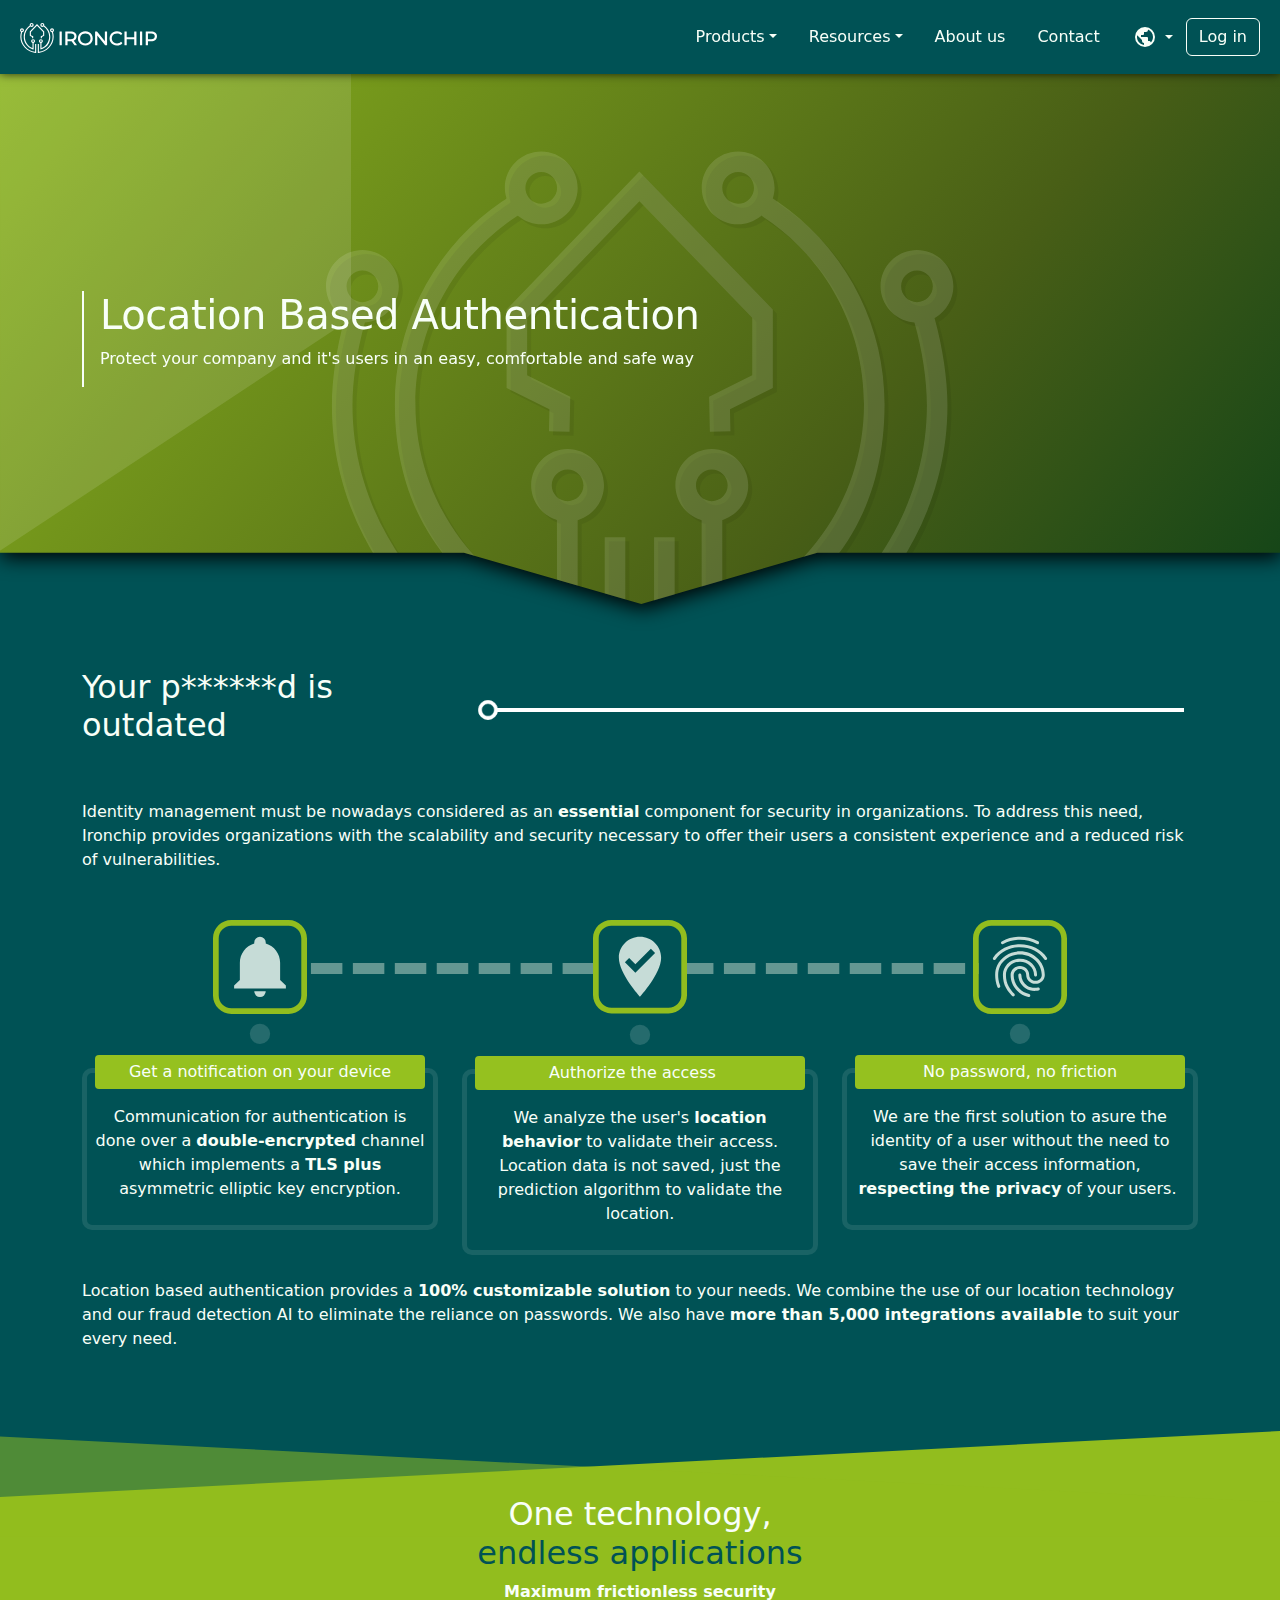
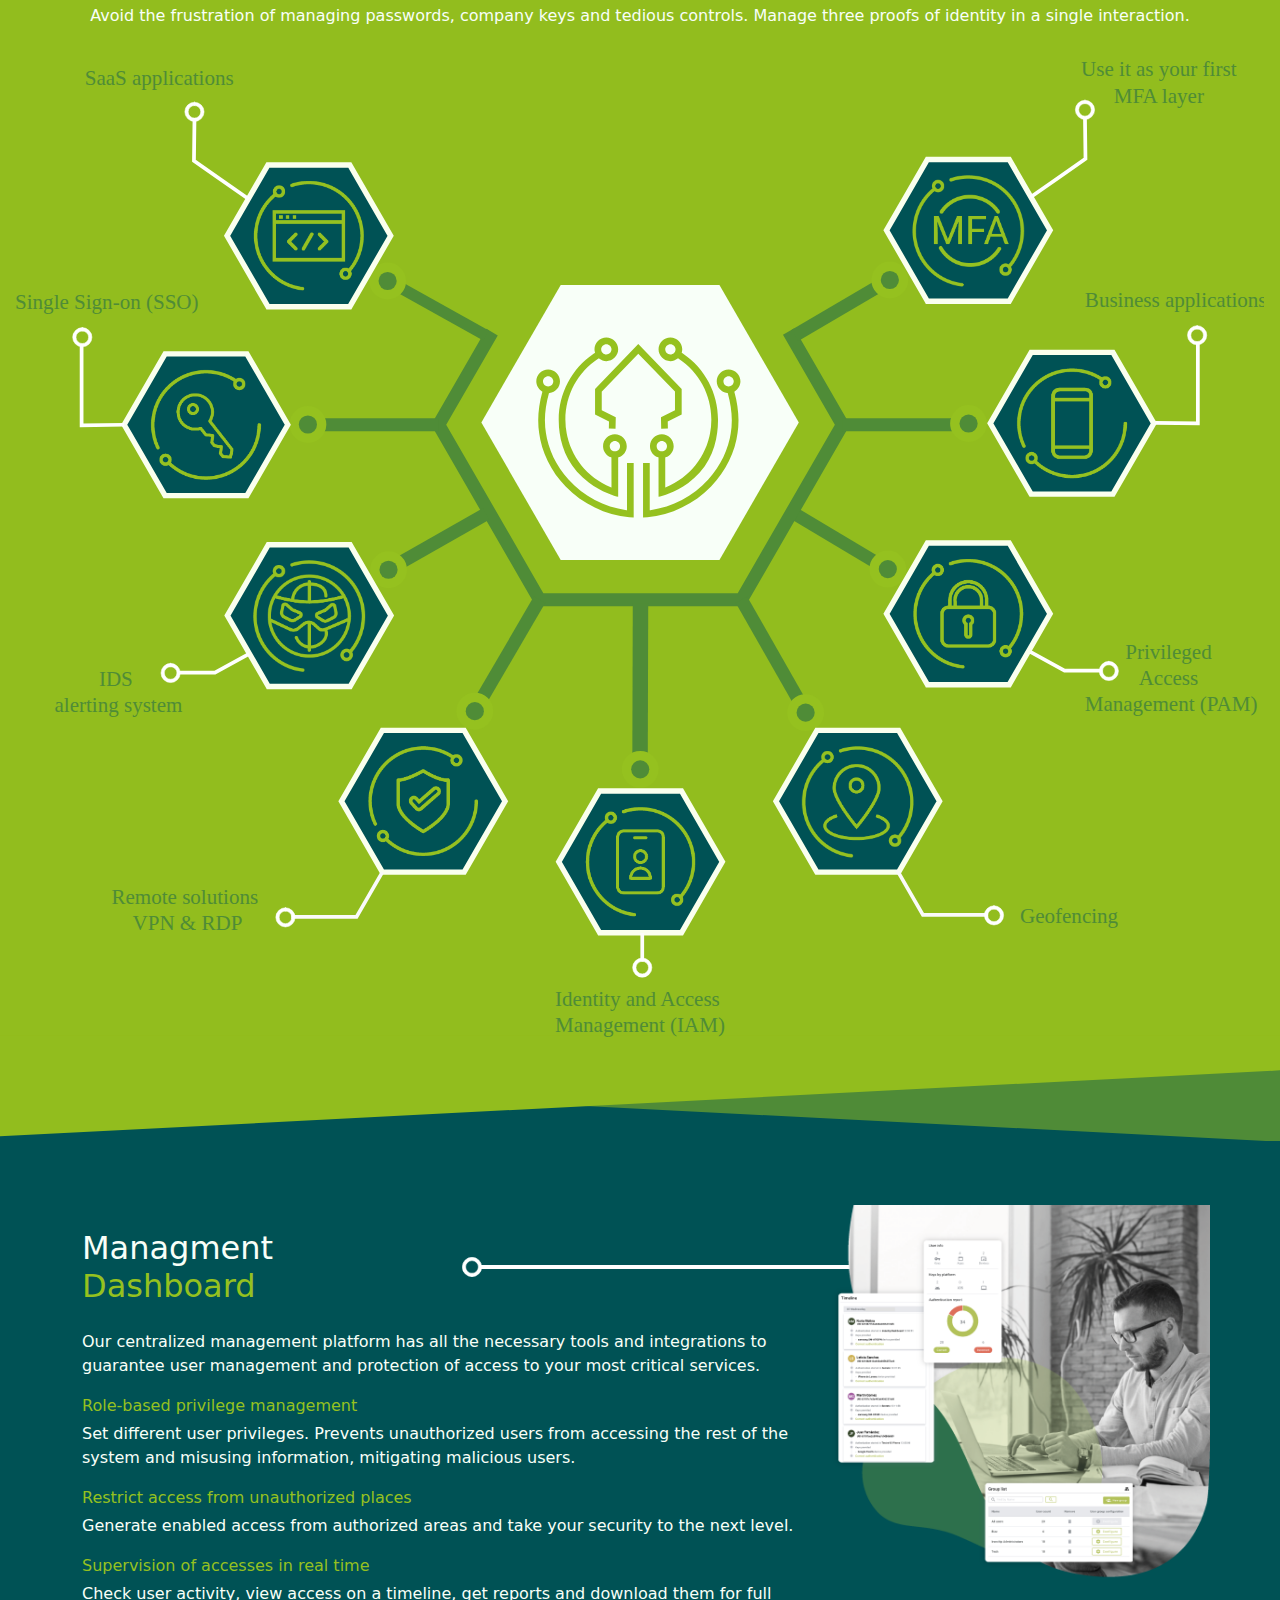
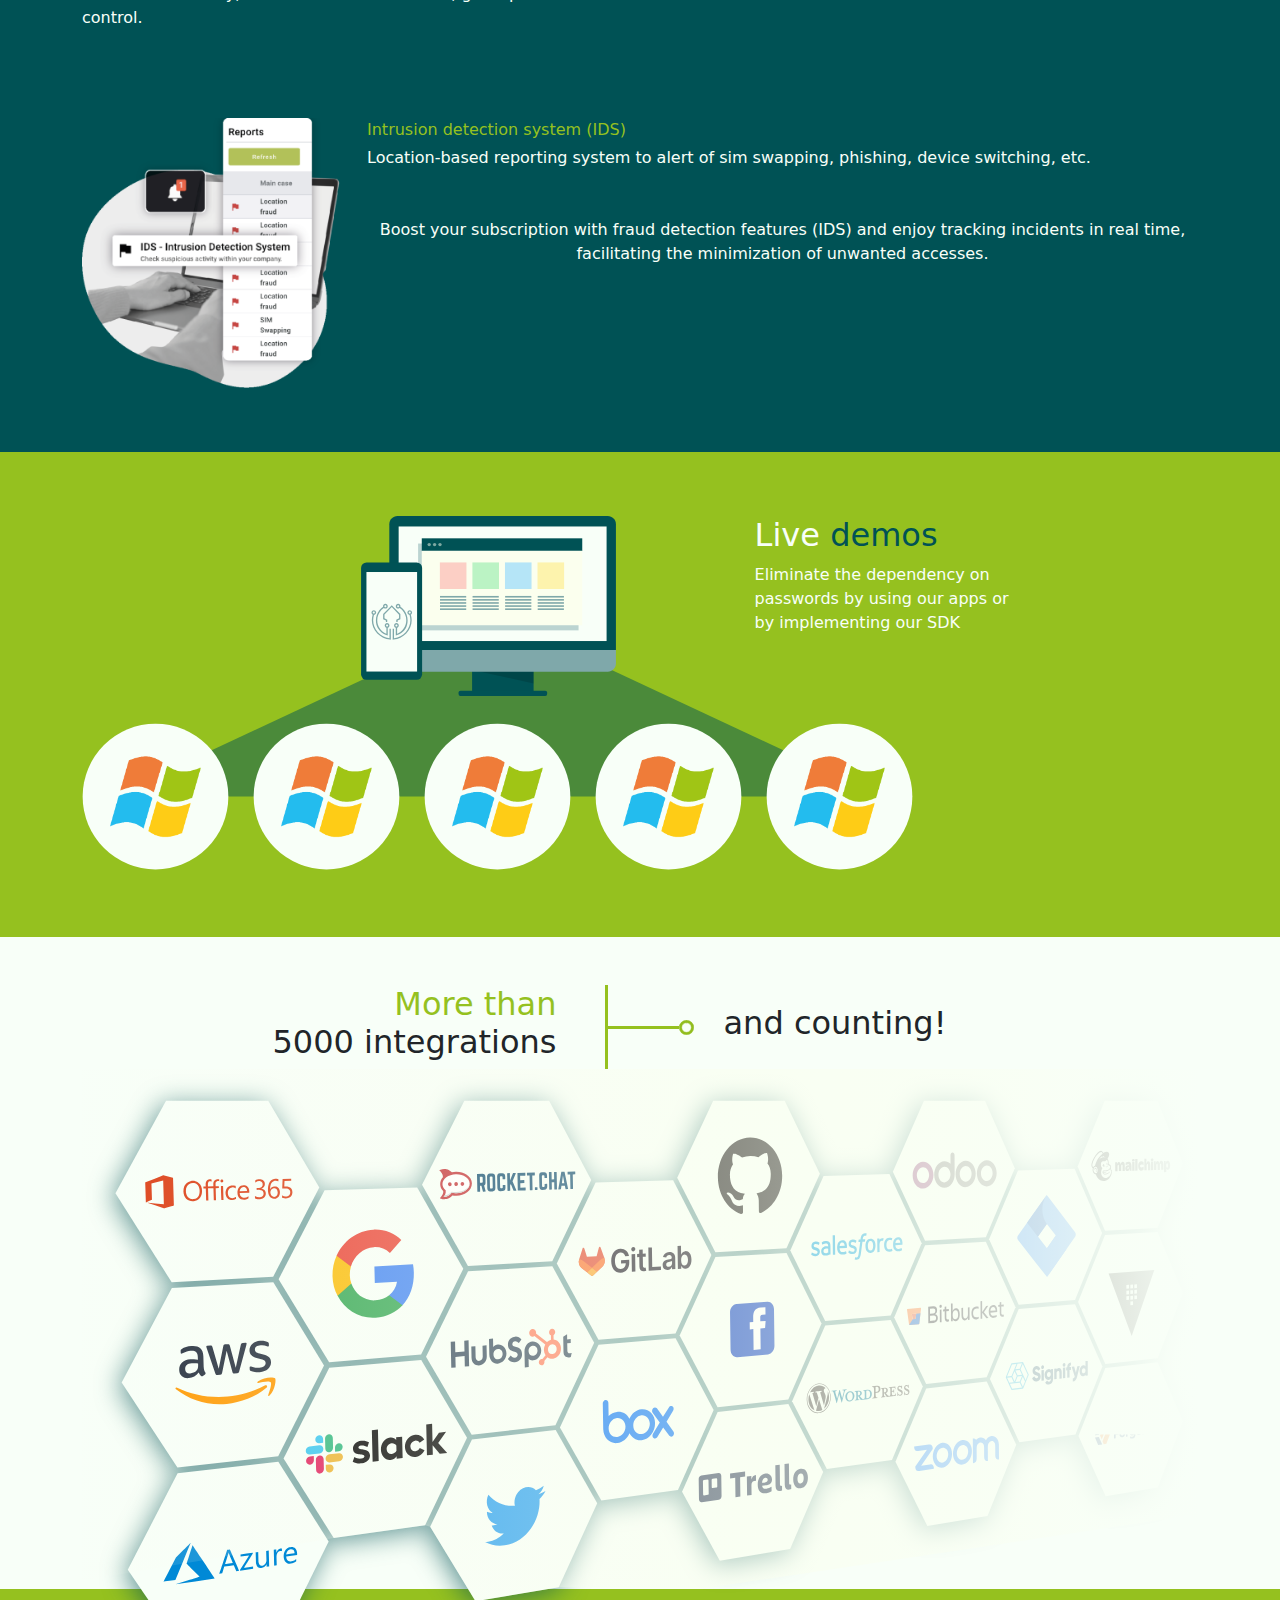
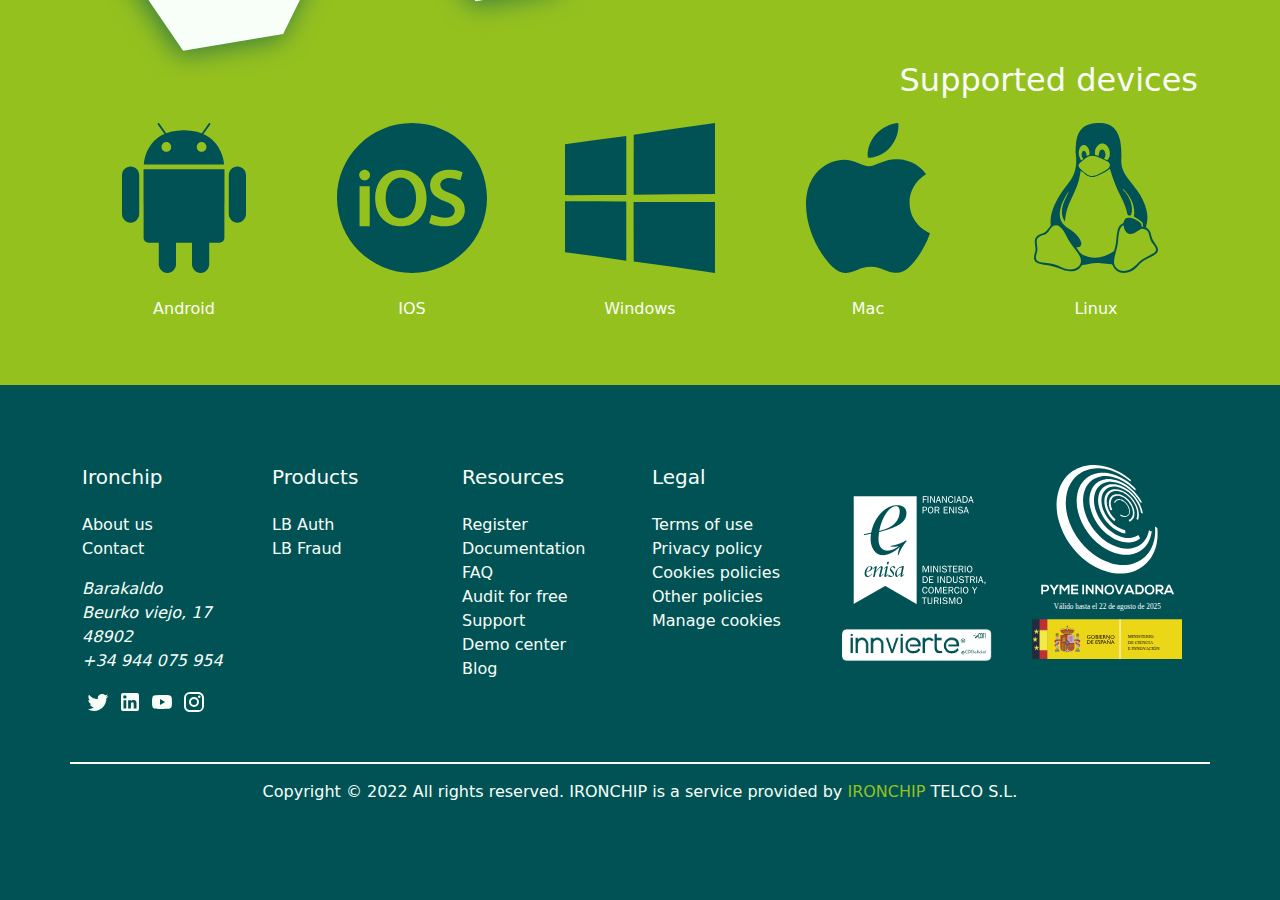
<file: products/lbauth/index.html>
<!DOCTYPE html><html lang="en"><head><meta charSet="utf-8"/><meta http-equiv="x-ua-compatible" content="ie=edge"/><meta name="viewport" content="width=device-width, initial-scale=1, shrink-to-fit=no"/><meta name="generator" content="Gatsby 5.0.0"/><style data-href="/styles.d2477f442c0c4dbc949a.css" data-identity="gatsby-global-css">.nav-link{color:#f8fff8!important;margin-left:.5rem;margin-right:.5rem}.dropdown-item a{text-decoration:none}.dropdown-item,.dropdown-item a{color:#005255!important}.navbar-expand-lg .navbar-nav .dropdown-menu{position:absolute;top:3rem}.dropdown-menu .disabled{color:gray!important}.dropdown-menu .active{background-color:gray!important}.dropdown-item:active{background-color:#95c11f!important;color:#f8fff8!important}header .container{margin-left:0;margin-right:0;max-width:100%;width:100%;z-index:100}header{position:-webkit-sticky;position:sticky;top:0;z-index:500}.footer-nav{padding-bottom:5rem;padding-top:5rem}.footer-nav .footer-col{display:flex;flex-direction:column;margin-bottom:3rem}.footer-nav a{width:-webkit-fit-content;width:-moz-fit-content;width:fit-content}.footer-nav a,.footer-nav a:hover{color:var(--color-white);text-decoration:none}.footer-nav a:hover{opacity:.7}.footer-nav [name=spacer],.spacer-line{margin-bottom:1rem}.spacer-line{height:2px;width:100%}@media (min-width:0px) and (max-width:991px){.footer-nav .footer-col{align-items:center}}:root{--border-radius:4px;--font-sans:"Roboto";--font-mono:SFMono-Regular,Menlo,Monaco,Consolas,"Liberation Mono","Courier New",monospace;--size-content:54rem;--size-gutter:var(--space-5);--size-gap:var(--space-6)}html{-webkit-text-size-adjust:100%;background-color:var(--color-disabled);box-sizing:border-box;font:Roboto;font-size:var(--font-md);line-height:var(--line-height-normal);overflow-y:scroll}body{-moz-osx-font-smoothing:grayscale;-webkit-font-smoothing:antialiased;word-wrap:break-word;background-color:var(--color-secondary)!important;color:var(--color-text);font-family:Roboto;font-family:var(--font-sans);font-weight:400;margin-left:auto!important;margin-right:auto!important;max-width:1920px!important;width:100%!important}a{background-color:transparent;color:var(--color-primary);font-weight:500;text-decoration:none;text-decoration-thickness:1.5px;text-underline-offset:2px}a:active,a:hover{outline-width:0;text-decoration:none}abbr[title]{border-bottom:1px dotted rgba(0,0,0,.5);text-decoration:none}b,strong{font-weight:inherit}dfn{font-style:italic}h1{letter-spacing:-.01em;line-height:var(--line-height-dense);margin:0 0 3rem;padding:0}h1>b{color:var(--color-primary)}img{border-style:none;max-width:100%}code,kbd,pre,samp{font-family:var(--font-mono);line-height:inherit}hr{background:rgba(0,0,0,.2);border:none;box-sizing:content-box;height:1px;margin-bottom:calc(var(--space-4) - 1px);margin-left:0;margin-right:0;margin-top:0;overflow:visible;padding:0}*,:after,:before{box-sizing:inherit}dd,dl,fieldset,figure,hgroup,img,ol,p,ul{margin:0;margin-bottom:var(--space-4);padding:0}ol,ul{list-style-image:none;list-style-position:outside;margin-left:var(--space-4)}pre{word-wrap:normal;background:rgba(0,0,0,.04);border-radius:var(--border-radius);font-size:.875rem;line-height:var(--line-height-normal);margin-bottom:var(--space-4);margin-left:0;margin-right:0;padding:var(--space-4)}b,dt,strong,th{font-weight:700}li{margin-bottom:calc(var(--space-4)/2)}ol li,ul li{padding-left:0}li>ol,li>ul{margin-bottom:calc(var(--space-4)/2);margin-left:var(--space-4);margin-top:calc(var(--space-4)/2)}blockquote :last-child,li :last-child,p :last-child{margin-bottom:0}li>p{margin-bottom:calc(var(--space-4)/2)}code,kbd,samp{font-size:.875rem}abbr,acronym{border-bottom:1px dotted rgba(0,0,0,.5);cursor:help}code,tt{background-color:var(--color-code-bg);border-radius:var(--border-radius);color:var(--color-code);font-family:var(--font-mono);padding-bottom:.25em;padding-top:.25em;word-break:normal}pre code{background:none}code:after,code:before,tt:after,tt:before{content:"\00a0";letter-spacing:-.2em}pre code:after,pre code:before,pre tt:after,pre tt:before{content:none}:root{--corporate:#95c11f;--color-text:#f8fff8;--color-primary:#95c11f;--color-secondary:#005255;--color-terciary:#f8fff8;--color-disabled:gray;--font-lg:18px;--font-md:16px;--font-sm:14px;--font-sx:12px;--line-height-loose:1.75;--line-height-normal:1.5;--line-height-dense:1.1;--space-1:4px;--space-2:8px;--space-3:16px;--space-4:24px;--space-5:32px;--space-6:64px}.bg-corporate{background-color:#95c11f}.bg-blue{background-color:#005255}.bg-white{background-color:#f8fff8}.color-corporate{color:#95c11f}.color-blue{color:#005255}.color-white{color:#f8fff8!important}.card-display{-webkit-clip-path:polygon(0 0,100% 0,100% 75%,90% 100%,0 100%);clip-path:polygon(0 0,100% 0,100% 75%,90% 100%,0 100%);color:var(--color-secondary);display:flex;flex-direction:column;min-height:90%!important;padding:1rem}.btn-std{align-self:center;background-color:var(--color-primary)!important;border-radius:.2rem!important;color:var(--color-text)!important;width:-webkit-fit-content;width:-moz-fit-content;width:fit-content}.btn-hex2{display:inline-block;text-align:center;text-decoration:none;-webkit-user-select:none;user-select:none;vertical-align:middle}.btn-hex,.btn-hex2{--btn-raise:1rem;background-color:var(--color-text)!important;-webkit-clip-path:polygon(var(--btn-raise) 0,calc(100% - var(--btn-raise)) 0,100% 50%,calc(100% - var(--btn-raise)) 100%,var(--btn-raise) 100%,0 50%);clip-path:polygon(var(--btn-raise) 0,calc(100% - var(--btn-raise)) 0,100% 50%,calc(100% - var(--btn-raise)) 100%,var(--btn-raise) 100%,0 50%)}.btn-hex{color:var(--color-primary)!important;padding:.375rem 2rem!important}.card-index a{bottom:21px;left:50%;position:relative;transform:translateX(-50%)}.card-type-1{-webkit-clip-path:polygon(0 0,90% 0,100% 25%,100% 100%,0 100%);clip-path:polygon(0 0,90% 0,100% 25%,100% 100%,0 100%)}.card-type-1,.card-type-2{color:var(--color-secondary);min-height:90%!important;padding:1rem}.card-type-2{-webkit-clip-path:polygon(0 0,100% 0,100% 75%,90% 100%,0 100%);clip-path:polygon(0 0,100% 0,100% 75%,90% 100%,0 100%)}.header-bg{align-items:center;background-position-x:center;background-position-y:bottom;display:flex;filter:drop-shadow(1px 5px 10px #000);min-height:530px}.bg-std,.header-bg{background-size:cover}.bg-std{background-position:50%;background-repeat:no-repeat}.shadow-1{box-shadow:-1px 4px 19px -7px rgba(0,0,0,.75)}.shadow-2{box-shadow:0 0 9px 0 rgba(0,0,0,.75)}.shadow-3{filter:drop-shadow(0 2px 4px rgba(0,0,0,.2))}.py-6{padding-bottom:4rem;padding-top:4rem}.hide-xs{display:inherit}.header-line{align-self:center;background-color:#fff;height:4px;margin-left:-2px;margin-right:-2px;width:100%}.z-index-1{z-index:1}.dropdown-menu[data-bs-popper]{top:123%!important}.dropdown-menu{min-width:-webkit-fit-content!important;min-width:-moz-fit-content!important;min-width:fit-content!important}.hex-bg{background-repeat:round;padding-bottom:4rem;padding-top:4rem}:root{--bs-nav-link-color:$white;--bs-dropdown-link-active-bg:$corporate!important;--bs-body-font-family:"Roboto";--bs-blue:#0d6efd;--bs-indigo:#6610f2;--bs-purple:#6f42c1;--bs-pink:#d63384;--bs-red:#dc3545;--bs-orange:#fd7e14;--bs-yellow:#ffc107;--bs-green:#198754;--bs-teal:#20c997;--bs-cyan:#0dcaf0;--bs-black:#000;--bs-white:#f8fff8;--bs-gray:#6c757d;--bs-gray-dark:#343a40;--bs-gray-100:#f8f9fa;--bs-gray-200:#e9ecef;--bs-gray-300:#dee2e6;--bs-gray-400:#ced4da;--bs-gray-500:#adb5bd;--bs-gray-600:#6c757d;--bs-gray-700:#495057;--bs-gray-800:#343a40;--bs-gray-900:#212529;--bs-primary:#95c11f;--bs-secondary:#f8fff8;--bs-primary-rgb:149,193,31;--bs-secondary-rgb:248,255,248;--bs-white-rgb:248,255,248;--bs-black-rgb:0,0,0;--bs-body-color-rgb:33,37,41;--bs-body-bg-rgb:248,255,248;--bs-font-sans-serif:system-ui,-apple-system,"Segoe UI",Roboto,"Helvetica Neue","Noto Sans","Liberation Sans",Arial,sans-serif,"Apple Color Emoji","Segoe UI Emoji","Segoe UI Symbol","Noto Color Emoji";--bs-font-monospace:SFMono-Regular,Menlo,Monaco,Consolas,"Liberation Mono","Courier New",monospace;--bs-gradient:linear-gradient(180deg,rgba(248,255,248,.15),rgba(248,255,248,0));--bs-body-font-family:var(--bs-font-sans-serif);--bs-body-font-size:1rem;--bs-body-font-weight:400;--bs-body-line-height:1.5;--bs-body-color:#212529;--bs-body-bg:#f8fff8;--bs-border-width:1px;--bs-border-style:solid;--bs-border-color:#dee2e6;--bs-border-color-translucent:rgba(0,0,0,.175);--bs-border-radius:0.375rem;--bs-border-radius-sm:0.25rem;--bs-border-radius-lg:0.5rem;--bs-border-radius-xl:1rem;--bs-border-radius-2xl:2rem;--bs-border-radius-pill:50rem;--bs-link-color:#0d6efd;--bs-link-hover-color:#0a58ca;--bs-code-color:#d63384;--bs-highlight-bg:#fff3cd}/*!
 * Bootstrap  v5.2.3 (https://getbootstrap.com/)
 * Copyright 2011-2022 The Bootstrap Authors
 * Copyright 2011-2022 Twitter, Inc.
 * Licensed under MIT (https://github.com/twbs/bootstrap/blob/main/LICENSE)
 */*,:after,:before{box-sizing:border-box}@media(prefers-reduced-motion:no-preference){:root{scroll-behavior:smooth}}body{-webkit-text-size-adjust:100%;-webkit-tap-highlight-color:rgba(0,0,0,0);background-color:var(--bs-body-bg);color:var(--bs-body-color);font-family:var(--bs-body-font-family);font-size:var(--bs-body-font-size);font-weight:var(--bs-body-font-weight);line-height:var(--bs-body-line-height);margin:0;text-align:var(--bs-body-text-align)}hr{border:0;border-top:1px solid;color:inherit;margin:1rem 0;opacity:.25}.h1,.h2,.h3,.h4,.h5,.h6,h1,h2,h3,h4,h5,h6{font-weight:500;line-height:1.2;margin-bottom:.5rem;margin-top:0}.h1,h1{font-size:calc(1.375rem + 1.5vw)}@media(min-width:1200px){.h1,h1{font-size:2.5rem}}.h2,h2{font-size:calc(1.325rem + .9vw)}@media(min-width:1200px){.h2,h2{font-size:2rem}}.h3,h3{font-size:calc(1.3rem + .6vw)}@media(min-width:1200px){.h3,h3{font-size:1.75rem}}.h4,h4{font-size:calc(1.275rem + .3vw)}@media(min-width:1200px){.h4,h4{font-size:1.5rem}}.h5,h5{font-size:1.25rem}.h6,h6{font-size:1rem}p{margin-bottom:1rem;margin-top:0}abbr[title]{cursor:help;-webkit-text-decoration:underline dotted;text-decoration:underline dotted;-webkit-text-decoration-skip-ink:none;text-decoration-skip-ink:none}address{font-style:normal;line-height:inherit;margin-bottom:1rem}ol,ul{padding-left:2rem}dl,ol,ul{margin-bottom:1rem;margin-top:0}ol ol,ol ul,ul ol,ul ul{margin-bottom:0}dt{font-weight:700}dd{margin-bottom:.5rem;margin-left:0}blockquote{margin:0 0 1rem}b,strong{font-weight:bolder}.small,small{font-size:.875em}.mark,mark{background-color:var(--bs-highlight-bg);padding:.1875em}sub,sup{font-size:.75em;line-height:0;position:relative;vertical-align:baseline}sub{bottom:-.25em}sup{top:-.5em}a{color:var(--bs-link-color);text-decoration:underline}a:hover{color:var(--bs-link-hover-color)}a:not([href]):not([class]),a:not([href]):not([class]):hover{color:inherit;text-decoration:none}code,kbd,pre,samp{font-family:var(--bs-font-monospace);font-size:1em}pre{display:block;font-size:.875em;margin-bottom:1rem;margin-top:0;overflow:auto}pre code{color:inherit;font-size:inherit;word-break:normal}code{word-wrap:break-word;color:var(--bs-code-color);font-size:.875em}a>code{color:inherit}kbd{background-color:var(--bs-body-color);border-radius:.25rem;color:var(--bs-body-bg);font-size:.875em;padding:.1875rem .375rem}kbd kbd{font-size:1em;padding:0}figure{margin:0 0 1rem}img,svg{vertical-align:middle}table{border-collapse:collapse;caption-side:bottom}caption{color:#6c757d;padding-bottom:.5rem;padding-top:.5rem;text-align:left}th{text-align:inherit;text-align:-webkit-match-parent}tbody,td,tfoot,th,thead,tr{border:0 solid;border-color:inherit}label{display:inline-block}button{border-radius:0}button:focus:not(:focus-visible){outline:0}button,input,optgroup,select,textarea{font-family:inherit;font-size:inherit;line-height:inherit;margin:0}button,select{text-transform:none}[role=button]{cursor:pointer}select{word-wrap:normal}select:disabled{opacity:1}[list]:not([type=date]):not([type=datetime-local]):not([type=month]):not([type=week]):not([type=time])::-webkit-calendar-picker-indicator{display:none!important}[type=button],[type=reset],[type=submit],button{-webkit-appearance:button}[type=button]:not(:disabled),[type=reset]:not(:disabled),[type=submit]:not(:disabled),button:not(:disabled){cursor:pointer}::-moz-focus-inner{border-style:none;padding:0}textarea{resize:vertical}fieldset{border:0;margin:0;min-width:0;padding:0}legend{float:left;font-size:calc(1.275rem + .3vw);line-height:inherit;margin-bottom:.5rem;padding:0;width:100%}@media(min-width:1200px){legend{font-size:1.5rem}}legend+*{clear:left}::-webkit-datetime-edit-day-field,::-webkit-datetime-edit-fields-wrapper,::-webkit-datetime-edit-hour-field,::-webkit-datetime-edit-minute,::-webkit-datetime-edit-month-field,::-webkit-datetime-edit-text,::-webkit-datetime-edit-year-field{padding:0}::-webkit-inner-spin-button{height:auto}[type=search]{-webkit-appearance:textfield;outline-offset:-2px}::-webkit-search-decoration{-webkit-appearance:none}::-webkit-color-swatch-wrapper{padding:0}::-webkit-file-upload-button{-webkit-appearance:button;font:inherit}::file-selector-button{-webkit-appearance:button;font:inherit}output{display:inline-block}iframe{border:0}summary{cursor:pointer;display:list-item}progress{vertical-align:baseline}[hidden]{display:none!important}.lead{font-size:1.25rem;font-weight:300}.display-1{font-size:calc(1.625rem + 4.5vw);font-weight:300;line-height:1.2}@media(min-width:1200px){.display-1{font-size:5rem}}.display-2{font-size:calc(1.575rem + 3.9vw);font-weight:300;line-height:1.2}@media(min-width:1200px){.display-2{font-size:4.5rem}}.display-3{font-size:calc(1.525rem + 3.3vw);font-weight:300;line-height:1.2}@media(min-width:1200px){.display-3{font-size:4rem}}.display-4{font-size:calc(1.475rem + 2.7vw);font-weight:300;line-height:1.2}@media(min-width:1200px){.display-4{font-size:3.5rem}}.display-5{font-size:calc(1.425rem + 2.1vw);font-weight:300;line-height:1.2}@media(min-width:1200px){.display-5{font-size:3rem}}.display-6{font-size:calc(1.375rem + 1.5vw);font-weight:300;line-height:1.2}@media(min-width:1200px){.display-6{font-size:2.5rem}}.list-inline,.list-unstyled{list-style:none;padding-left:0}.list-inline-item{display:inline-block}.list-inline-item:not(:last-child){margin-right:.5rem}.initialism{font-size:.875em;text-transform:uppercase}.blockquote{font-size:1.25rem;margin-bottom:1rem}.blockquote>:last-child{margin-bottom:0}.blockquote-footer{color:#6c757d;font-size:.875em;margin-bottom:1rem;margin-top:-1rem}.blockquote-footer:before{content:"— "}.img-fluid,.img-thumbnail{height:auto;max-width:100%}.img-thumbnail{background-color:#f8fff8;border:1px solid var(--bs-border-color);border-radius:.375rem;padding:.25rem}.figure{display:inline-block}.figure-img{line-height:1;margin-bottom:.5rem}.figure-caption{color:#6c757d;font-size:.875em}.container,.container-fluid,.container-lg,.container-md,.container-sm,.container-xl,.container-xxl{--bs-gutter-x:1.5rem;--bs-gutter-y:0;margin-left:auto;margin-right:auto;padding-left:calc(var(--bs-gutter-x)*.5);padding-right:calc(var(--bs-gutter-x)*.5);width:100%}@media(min-width:576px){.container,.container-sm{max-width:540px}}@media(min-width:768px){.container,.container-md,.container-sm{max-width:720px}}@media(min-width:992px){.container,.container-lg,.container-md,.container-sm{max-width:960px}}@media(min-width:1200px){.container,.container-lg,.container-md,.container-sm,.container-xl{max-width:1140px}}@media(min-width:1400px){.container,.container-lg,.container-md,.container-sm,.container-xl,.container-xxl{max-width:1320px}}.row{--bs-gutter-x:1.5rem;--bs-gutter-y:0;display:flex;flex-wrap:wrap;margin-left:calc(var(--bs-gutter-x)*-.5);margin-right:calc(var(--bs-gutter-x)*-.5);margin-top:calc(var(--bs-gutter-y)*-1)}.row>*{flex-shrink:0;margin-top:var(--bs-gutter-y);max-width:100%;padding-left:calc(var(--bs-gutter-x)*.5);padding-right:calc(var(--bs-gutter-x)*.5);width:100%}.col{flex:1 0}.row-cols-auto>*{flex:0 0 auto;width:auto}.row-cols-1>*{flex:0 0 auto;width:100%}.row-cols-2>*{flex:0 0 auto;width:50%}.row-cols-3>*{flex:0 0 auto;width:33.3333333333%}.row-cols-4>*{flex:0 0 auto;width:25%}.row-cols-5>*{flex:0 0 auto;width:20%}.row-cols-6>*{flex:0 0 auto;width:16.6666666667%}.col-auto{flex:0 0 auto;width:auto}.col-1{flex:0 0 auto;width:8.33333333%}.col-2{flex:0 0 auto;width:16.66666667%}.col-3{flex:0 0 auto;width:25%}.col-4{flex:0 0 auto;width:33.33333333%}.col-5{flex:0 0 auto;width:41.66666667%}.col-6{flex:0 0 auto;width:50%}.col-7{flex:0 0 auto;width:58.33333333%}.col-8{flex:0 0 auto;width:66.66666667%}.col-9{flex:0 0 auto;width:75%}.col-10{flex:0 0 auto;width:83.33333333%}.col-11{flex:0 0 auto;width:91.66666667%}.col-12{flex:0 0 auto;width:100%}.offset-1{margin-left:8.33333333%}.offset-2{margin-left:16.66666667%}.offset-3{margin-left:25%}.offset-4{margin-left:33.33333333%}.offset-5{margin-left:41.66666667%}.offset-6{margin-left:50%}.offset-7{margin-left:58.33333333%}.offset-8{margin-left:66.66666667%}.offset-9{margin-left:75%}.offset-10{margin-left:83.33333333%}.offset-11{margin-left:91.66666667%}.g-0,.gx-0{--bs-gutter-x:0}.g-0,.gy-0{--bs-gutter-y:0}.g-1,.gx-1{--bs-gutter-x:0.25rem}.g-1,.gy-1{--bs-gutter-y:0.25rem}.g-2,.gx-2{--bs-gutter-x:0.5rem}.g-2,.gy-2{--bs-gutter-y:0.5rem}.g-3,.gx-3{--bs-gutter-x:1rem}.g-3,.gy-3{--bs-gutter-y:1rem}.g-4,.gx-4{--bs-gutter-x:1.5rem}.g-4,.gy-4{--bs-gutter-y:1.5rem}.g-5,.gx-5{--bs-gutter-x:3rem}.g-5,.gy-5{--bs-gutter-y:3rem}@media(min-width:576px){.col-sm{flex:1 0}.row-cols-sm-auto>*{flex:0 0 auto;width:auto}.row-cols-sm-1>*{flex:0 0 auto;width:100%}.row-cols-sm-2>*{flex:0 0 auto;width:50%}.row-cols-sm-3>*{flex:0 0 auto;width:33.3333333333%}.row-cols-sm-4>*{flex:0 0 auto;width:25%}.row-cols-sm-5>*{flex:0 0 auto;width:20%}.row-cols-sm-6>*{flex:0 0 auto;width:16.6666666667%}.col-sm-auto{flex:0 0 auto;width:auto}.col-sm-1{flex:0 0 auto;width:8.33333333%}.col-sm-2{flex:0 0 auto;width:16.66666667%}.col-sm-3{flex:0 0 auto;width:25%}.col-sm-4{flex:0 0 auto;width:33.33333333%}.col-sm-5{flex:0 0 auto;width:41.66666667%}.col-sm-6{flex:0 0 auto;width:50%}.col-sm-7{flex:0 0 auto;width:58.33333333%}.col-sm-8{flex:0 0 auto;width:66.66666667%}.col-sm-9{flex:0 0 auto;width:75%}.col-sm-10{flex:0 0 auto;width:83.33333333%}.col-sm-11{flex:0 0 auto;width:91.66666667%}.col-sm-12{flex:0 0 auto;width:100%}.offset-sm-0{margin-left:0}.offset-sm-1{margin-left:8.33333333%}.offset-sm-2{margin-left:16.66666667%}.offset-sm-3{margin-left:25%}.offset-sm-4{margin-left:33.33333333%}.offset-sm-5{margin-left:41.66666667%}.offset-sm-6{margin-left:50%}.offset-sm-7{margin-left:58.33333333%}.offset-sm-8{margin-left:66.66666667%}.offset-sm-9{margin-left:75%}.offset-sm-10{margin-left:83.33333333%}.offset-sm-11{margin-left:91.66666667%}.g-sm-0,.gx-sm-0{--bs-gutter-x:0}.g-sm-0,.gy-sm-0{--bs-gutter-y:0}.g-sm-1,.gx-sm-1{--bs-gutter-x:0.25rem}.g-sm-1,.gy-sm-1{--bs-gutter-y:0.25rem}.g-sm-2,.gx-sm-2{--bs-gutter-x:0.5rem}.g-sm-2,.gy-sm-2{--bs-gutter-y:0.5rem}.g-sm-3,.gx-sm-3{--bs-gutter-x:1rem}.g-sm-3,.gy-sm-3{--bs-gutter-y:1rem}.g-sm-4,.gx-sm-4{--bs-gutter-x:1.5rem}.g-sm-4,.gy-sm-4{--bs-gutter-y:1.5rem}.g-sm-5,.gx-sm-5{--bs-gutter-x:3rem}.g-sm-5,.gy-sm-5{--bs-gutter-y:3rem}}@media(min-width:768px){.col-md{flex:1 0}.row-cols-md-auto>*{flex:0 0 auto;width:auto}.row-cols-md-1>*{flex:0 0 auto;width:100%}.row-cols-md-2>*{flex:0 0 auto;width:50%}.row-cols-md-3>*{flex:0 0 auto;width:33.3333333333%}.row-cols-md-4>*{flex:0 0 auto;width:25%}.row-cols-md-5>*{flex:0 0 auto;width:20%}.row-cols-md-6>*{flex:0 0 auto;width:16.6666666667%}.col-md-auto{flex:0 0 auto;width:auto}.col-md-1{flex:0 0 auto;width:8.33333333%}.col-md-2{flex:0 0 auto;width:16.66666667%}.col-md-3{flex:0 0 auto;width:25%}.col-md-4{flex:0 0 auto;width:33.33333333%}.col-md-5{flex:0 0 auto;width:41.66666667%}.col-md-6{flex:0 0 auto;width:50%}.col-md-7{flex:0 0 auto;width:58.33333333%}.col-md-8{flex:0 0 auto;width:66.66666667%}.col-md-9{flex:0 0 auto;width:75%}.col-md-10{flex:0 0 auto;width:83.33333333%}.col-md-11{flex:0 0 auto;width:91.66666667%}.col-md-12{flex:0 0 auto;width:100%}.offset-md-0{margin-left:0}.offset-md-1{margin-left:8.33333333%}.offset-md-2{margin-left:16.66666667%}.offset-md-3{margin-left:25%}.offset-md-4{margin-left:33.33333333%}.offset-md-5{margin-left:41.66666667%}.offset-md-6{margin-left:50%}.offset-md-7{margin-left:58.33333333%}.offset-md-8{margin-left:66.66666667%}.offset-md-9{margin-left:75%}.offset-md-10{margin-left:83.33333333%}.offset-md-11{margin-left:91.66666667%}.g-md-0,.gx-md-0{--bs-gutter-x:0}.g-md-0,.gy-md-0{--bs-gutter-y:0}.g-md-1,.gx-md-1{--bs-gutter-x:0.25rem}.g-md-1,.gy-md-1{--bs-gutter-y:0.25rem}.g-md-2,.gx-md-2{--bs-gutter-x:0.5rem}.g-md-2,.gy-md-2{--bs-gutter-y:0.5rem}.g-md-3,.gx-md-3{--bs-gutter-x:1rem}.g-md-3,.gy-md-3{--bs-gutter-y:1rem}.g-md-4,.gx-md-4{--bs-gutter-x:1.5rem}.g-md-4,.gy-md-4{--bs-gutter-y:1.5rem}.g-md-5,.gx-md-5{--bs-gutter-x:3rem}.g-md-5,.gy-md-5{--bs-gutter-y:3rem}}@media(min-width:992px){.col-lg{flex:1 0}.row-cols-lg-auto>*{flex:0 0 auto;width:auto}.row-cols-lg-1>*{flex:0 0 auto;width:100%}.row-cols-lg-2>*{flex:0 0 auto;width:50%}.row-cols-lg-3>*{flex:0 0 auto;width:33.3333333333%}.row-cols-lg-4>*{flex:0 0 auto;width:25%}.row-cols-lg-5>*{flex:0 0 auto;width:20%}.row-cols-lg-6>*{flex:0 0 auto;width:16.6666666667%}.col-lg-auto{flex:0 0 auto;width:auto}.col-lg-1{flex:0 0 auto;width:8.33333333%}.col-lg-2{flex:0 0 auto;width:16.66666667%}.col-lg-3{flex:0 0 auto;width:25%}.col-lg-4{flex:0 0 auto;width:33.33333333%}.col-lg-5{flex:0 0 auto;width:41.66666667%}.col-lg-6{flex:0 0 auto;width:50%}.col-lg-7{flex:0 0 auto;width:58.33333333%}.col-lg-8{flex:0 0 auto;width:66.66666667%}.col-lg-9{flex:0 0 auto;width:75%}.col-lg-10{flex:0 0 auto;width:83.33333333%}.col-lg-11{flex:0 0 auto;width:91.66666667%}.col-lg-12{flex:0 0 auto;width:100%}.offset-lg-0{margin-left:0}.offset-lg-1{margin-left:8.33333333%}.offset-lg-2{margin-left:16.66666667%}.offset-lg-3{margin-left:25%}.offset-lg-4{margin-left:33.33333333%}.offset-lg-5{margin-left:41.66666667%}.offset-lg-6{margin-left:50%}.offset-lg-7{margin-left:58.33333333%}.offset-lg-8{margin-left:66.66666667%}.offset-lg-9{margin-left:75%}.offset-lg-10{margin-left:83.33333333%}.offset-lg-11{margin-left:91.66666667%}.g-lg-0,.gx-lg-0{--bs-gutter-x:0}.g-lg-0,.gy-lg-0{--bs-gutter-y:0}.g-lg-1,.gx-lg-1{--bs-gutter-x:0.25rem}.g-lg-1,.gy-lg-1{--bs-gutter-y:0.25rem}.g-lg-2,.gx-lg-2{--bs-gutter-x:0.5rem}.g-lg-2,.gy-lg-2{--bs-gutter-y:0.5rem}.g-lg-3,.gx-lg-3{--bs-gutter-x:1rem}.g-lg-3,.gy-lg-3{--bs-gutter-y:1rem}.g-lg-4,.gx-lg-4{--bs-gutter-x:1.5rem}.g-lg-4,.gy-lg-4{--bs-gutter-y:1.5rem}.g-lg-5,.gx-lg-5{--bs-gutter-x:3rem}.g-lg-5,.gy-lg-5{--bs-gutter-y:3rem}}@media(min-width:1200px){.col-xl{flex:1 0}.row-cols-xl-auto>*{flex:0 0 auto;width:auto}.row-cols-xl-1>*{flex:0 0 auto;width:100%}.row-cols-xl-2>*{flex:0 0 auto;width:50%}.row-cols-xl-3>*{flex:0 0 auto;width:33.3333333333%}.row-cols-xl-4>*{flex:0 0 auto;width:25%}.row-cols-xl-5>*{flex:0 0 auto;width:20%}.row-cols-xl-6>*{flex:0 0 auto;width:16.6666666667%}.col-xl-auto{flex:0 0 auto;width:auto}.col-xl-1{flex:0 0 auto;width:8.33333333%}.col-xl-2{flex:0 0 auto;width:16.66666667%}.col-xl-3{flex:0 0 auto;width:25%}.col-xl-4{flex:0 0 auto;width:33.33333333%}.col-xl-5{flex:0 0 auto;width:41.66666667%}.col-xl-6{flex:0 0 auto;width:50%}.col-xl-7{flex:0 0 auto;width:58.33333333%}.col-xl-8{flex:0 0 auto;width:66.66666667%}.col-xl-9{flex:0 0 auto;width:75%}.col-xl-10{flex:0 0 auto;width:83.33333333%}.col-xl-11{flex:0 0 auto;width:91.66666667%}.col-xl-12{flex:0 0 auto;width:100%}.offset-xl-0{margin-left:0}.offset-xl-1{margin-left:8.33333333%}.offset-xl-2{margin-left:16.66666667%}.offset-xl-3{margin-left:25%}.offset-xl-4{margin-left:33.33333333%}.offset-xl-5{margin-left:41.66666667%}.offset-xl-6{margin-left:50%}.offset-xl-7{margin-left:58.33333333%}.offset-xl-8{margin-left:66.66666667%}.offset-xl-9{margin-left:75%}.offset-xl-10{margin-left:83.33333333%}.offset-xl-11{margin-left:91.66666667%}.g-xl-0,.gx-xl-0{--bs-gutter-x:0}.g-xl-0,.gy-xl-0{--bs-gutter-y:0}.g-xl-1,.gx-xl-1{--bs-gutter-x:0.25rem}.g-xl-1,.gy-xl-1{--bs-gutter-y:0.25rem}.g-xl-2,.gx-xl-2{--bs-gutter-x:0.5rem}.g-xl-2,.gy-xl-2{--bs-gutter-y:0.5rem}.g-xl-3,.gx-xl-3{--bs-gutter-x:1rem}.g-xl-3,.gy-xl-3{--bs-gutter-y:1rem}.g-xl-4,.gx-xl-4{--bs-gutter-x:1.5rem}.g-xl-4,.gy-xl-4{--bs-gutter-y:1.5rem}.g-xl-5,.gx-xl-5{--bs-gutter-x:3rem}.g-xl-5,.gy-xl-5{--bs-gutter-y:3rem}}@media(min-width:1400px){.col-xxl{flex:1 0}.row-cols-xxl-auto>*{flex:0 0 auto;width:auto}.row-cols-xxl-1>*{flex:0 0 auto;width:100%}.row-cols-xxl-2>*{flex:0 0 auto;width:50%}.row-cols-xxl-3>*{flex:0 0 auto;width:33.3333333333%}.row-cols-xxl-4>*{flex:0 0 auto;width:25%}.row-cols-xxl-5>*{flex:0 0 auto;width:20%}.row-cols-xxl-6>*{flex:0 0 auto;width:16.6666666667%}.col-xxl-auto{flex:0 0 auto;width:auto}.col-xxl-1{flex:0 0 auto;width:8.33333333%}.col-xxl-2{flex:0 0 auto;width:16.66666667%}.col-xxl-3{flex:0 0 auto;width:25%}.col-xxl-4{flex:0 0 auto;width:33.33333333%}.col-xxl-5{flex:0 0 auto;width:41.66666667%}.col-xxl-6{flex:0 0 auto;width:50%}.col-xxl-7{flex:0 0 auto;width:58.33333333%}.col-xxl-8{flex:0 0 auto;width:66.66666667%}.col-xxl-9{flex:0 0 auto;width:75%}.col-xxl-10{flex:0 0 auto;width:83.33333333%}.col-xxl-11{flex:0 0 auto;width:91.66666667%}.col-xxl-12{flex:0 0 auto;width:100%}.offset-xxl-0{margin-left:0}.offset-xxl-1{margin-left:8.33333333%}.offset-xxl-2{margin-left:16.66666667%}.offset-xxl-3{margin-left:25%}.offset-xxl-4{margin-left:33.33333333%}.offset-xxl-5{margin-left:41.66666667%}.offset-xxl-6{margin-left:50%}.offset-xxl-7{margin-left:58.33333333%}.offset-xxl-8{margin-left:66.66666667%}.offset-xxl-9{margin-left:75%}.offset-xxl-10{margin-left:83.33333333%}.offset-xxl-11{margin-left:91.66666667%}.g-xxl-0,.gx-xxl-0{--bs-gutter-x:0}.g-xxl-0,.gy-xxl-0{--bs-gutter-y:0}.g-xxl-1,.gx-xxl-1{--bs-gutter-x:0.25rem}.g-xxl-1,.gy-xxl-1{--bs-gutter-y:0.25rem}.g-xxl-2,.gx-xxl-2{--bs-gutter-x:0.5rem}.g-xxl-2,.gy-xxl-2{--bs-gutter-y:0.5rem}.g-xxl-3,.gx-xxl-3{--bs-gutter-x:1rem}.g-xxl-3,.gy-xxl-3{--bs-gutter-y:1rem}.g-xxl-4,.gx-xxl-4{--bs-gutter-x:1.5rem}.g-xxl-4,.gy-xxl-4{--bs-gutter-y:1.5rem}.g-xxl-5,.gx-xxl-5{--bs-gutter-x:3rem}.g-xxl-5,.gy-xxl-5{--bs-gutter-y:3rem}}.table{--bs-table-color:var(--bs-body-color);--bs-table-bg:transparent;--bs-table-border-color:var(--bs-border-color);--bs-table-accent-bg:transparent;--bs-table-striped-color:var(--bs-body-color);--bs-table-striped-bg:rgba(0,0,0,.05);--bs-table-active-color:var(--bs-body-color);--bs-table-active-bg:rgba(0,0,0,.1);--bs-table-hover-color:var(--bs-body-color);--bs-table-hover-bg:rgba(0,0,0,.075);border-color:var(--bs-table-border-color);color:var(--bs-table-color);margin-bottom:1rem;vertical-align:top;width:100%}.table>:not(caption)>*>*{background-color:var(--bs-table-bg);border-bottom-width:1px;box-shadow:inset 0 0 0 9999px var(--bs-table-accent-bg);padding:.5rem}.table>tbody{vertical-align:inherit}.table>thead{vertical-align:bottom}.table-group-divider{border-top:2px solid}.caption-top{caption-side:top}.table-sm>:not(caption)>*>*{padding:.25rem}.table-bordered>:not(caption)>*{border-width:1px 0}.table-bordered>:not(caption)>*>*{border-width:0 1px}.table-borderless>:not(caption)>*>*{border-bottom-width:0}.table-borderless>:not(:first-child){border-top-width:0}.table-striped-columns>:not(caption)>tr>:nth-child(2n),.table-striped>tbody>tr:nth-of-type(odd)>*{--bs-table-accent-bg:var(--bs-table-striped-bg);color:var(--bs-table-striped-color)}.table-active{--bs-table-accent-bg:var(--bs-table-active-bg);color:var(--bs-table-active-color)}.table-hover>tbody>tr:hover>*{--bs-table-accent-bg:var(--bs-table-hover-bg);color:var(--bs-table-hover-color)}.table-primary{--bs-table-color:#000;--bs-table-bg:#cfe2ff;--bs-table-border-color:#bacbe6;--bs-table-striped-bg:#c5d7f2;--bs-table-striped-color:#000;--bs-table-active-bg:#bacbe6;--bs-table-active-color:#000;--bs-table-hover-bg:#bfd1ec;--bs-table-hover-color:#000}.table-primary,.table-secondary{border-color:var(--bs-table-border-color);color:var(--bs-table-color)}.table-secondary{--bs-table-color:#000;--bs-table-bg:#e2e3e5;--bs-table-border-color:#cbccce;--bs-table-striped-bg:#d7d8da;--bs-table-striped-color:#000;--bs-table-active-bg:#cbccce;--bs-table-active-color:#000;--bs-table-hover-bg:#d1d2d4;--bs-table-hover-color:#000}.table-success{--bs-table-color:#000;--bs-table-bg:#d1e7dd;--bs-table-border-color:#bcd0c7;--bs-table-striped-bg:#c7dbd2;--bs-table-striped-color:#000;--bs-table-active-bg:#bcd0c7;--bs-table-active-color:#000;--bs-table-hover-bg:#c1d6cc;--bs-table-hover-color:#000}.table-info,.table-success{border-color:var(--bs-table-border-color);color:var(--bs-table-color)}.table-info{--bs-table-color:#000;--bs-table-bg:#cff4fc;--bs-table-border-color:#badce3;--bs-table-striped-bg:#c5e8ef;--bs-table-striped-color:#000;--bs-table-active-bg:#badce3;--bs-table-active-color:#000;--bs-table-hover-bg:#bfe2e9;--bs-table-hover-color:#000}.table-warning{--bs-table-color:#000;--bs-table-bg:#fff3cd;--bs-table-border-color:#e6dbb9;--bs-table-striped-bg:#f2e7c3;--bs-table-striped-color:#000;--bs-table-active-bg:#e6dbb9;--bs-table-active-color:#000;--bs-table-hover-bg:#ece1be;--bs-table-hover-color:#000}.table-danger,.table-warning{border-color:var(--bs-table-border-color);color:var(--bs-table-color)}.table-danger{--bs-table-color:#000;--bs-table-bg:#f8d7da;--bs-table-border-color:#dfc2c4;--bs-table-striped-bg:#eccccf;--bs-table-striped-color:#000;--bs-table-active-bg:#dfc2c4;--bs-table-active-color:#000;--bs-table-hover-bg:#e5c7ca;--bs-table-hover-color:#000}.table-light{--bs-table-color:#000;--bs-table-bg:#f8f9fa;--bs-table-border-color:#dfe0e1;--bs-table-striped-bg:#ecedee;--bs-table-striped-color:#000;--bs-table-active-bg:#dfe0e1;--bs-table-active-color:#000;--bs-table-hover-bg:#e5e6e7;--bs-table-hover-color:#000}.table-dark,.table-light{border-color:var(--bs-table-border-color);color:var(--bs-table-color)}.table-dark{--bs-table-color:#f8fff8;--bs-table-bg:#212529;--bs-table-border-color:#373b3e;--bs-table-striped-bg:#2c3033;--bs-table-striped-color:#f8fff8;--bs-table-active-bg:#373b3e;--bs-table-active-color:#f8fff8;--bs-table-hover-bg:#313539;--bs-table-hover-color:#f8fff8}.table-responsive{-webkit-overflow-scrolling:touch;overflow-x:auto}@media(max-width:575.98px){.table-responsive-sm{-webkit-overflow-scrolling:touch;overflow-x:auto}}@media(max-width:767.98px){.table-responsive-md{-webkit-overflow-scrolling:touch;overflow-x:auto}}@media(max-width:991.98px){.table-responsive-lg{-webkit-overflow-scrolling:touch;overflow-x:auto}}@media(max-width:1199.98px){.table-responsive-xl{-webkit-overflow-scrolling:touch;overflow-x:auto}}@media(max-width:1399.98px){.table-responsive-xxl{-webkit-overflow-scrolling:touch;overflow-x:auto}}.form-label{margin-bottom:.5rem}.col-form-label{font-size:inherit;line-height:1.5;margin-bottom:0;padding-bottom:calc(.375rem + 1px);padding-top:calc(.375rem + 1px)}.col-form-label-lg{font-size:1.25rem;padding-bottom:calc(.5rem + 1px);padding-top:calc(.5rem + 1px)}.col-form-label-sm{font-size:.875rem;padding-bottom:calc(.25rem + 1px);padding-top:calc(.25rem + 1px)}.form-text{color:#6c757d;font-size:.875em;margin-top:.25rem}.form-control{-webkit-appearance:none;appearance:none;background-clip:padding-box;background-color:#f8fff8;border:1px solid #ced4da;border-radius:.375rem;color:#212529;display:block;font-size:1rem;font-weight:400;line-height:1.5;padding:.375rem .75rem;transition:border-color .15s ease-in-out,box-shadow .15s ease-in-out;width:100%}@media(prefers-reduced-motion:reduce){.form-control{transition:none}}.form-control[type=file]{overflow:hidden}.form-control[type=file]:not(:disabled):not([readonly]){cursor:pointer}.form-control:focus{background-color:#f8fff8;border-color:#86b7fe;box-shadow:0 0 0 .25rem rgba(13,110,253,.25);color:#212529;outline:0}.form-control::-webkit-date-and-time-value{height:1.5em}.form-control::placeholder{color:#6c757d;opacity:1}.form-control:disabled{background-color:#e9ecef;opacity:1}.form-control::-webkit-file-upload-button{-webkit-margin-end:.75rem;background-color:#e9ecef;border:0 solid;border-color:inherit;border-inline-end-width:1px;border-radius:0;color:#212529;margin:-.375rem -.75rem;margin-inline-end:.75rem;padding:.375rem .75rem;pointer-events:none;-webkit-transition:color .15s ease-in-out,background-color .15s ease-in-out,border-color .15s ease-in-out,box-shadow .15s ease-in-out;transition:color .15s ease-in-out,background-color .15s ease-in-out,border-color .15s ease-in-out,box-shadow .15s ease-in-out}.form-control::file-selector-button{-webkit-margin-end:.75rem;background-color:#e9ecef;border:0 solid;border-color:inherit;border-inline-end-width:1px;border-radius:0;color:#212529;margin:-.375rem -.75rem;margin-inline-end:.75rem;padding:.375rem .75rem;pointer-events:none;transition:color .15s ease-in-out,background-color .15s ease-in-out,border-color .15s ease-in-out,box-shadow .15s ease-in-out}@media(prefers-reduced-motion:reduce){.form-control::-webkit-file-upload-button{-webkit-transition:none;transition:none}.form-control::file-selector-button{transition:none}}.form-control:hover:not(:disabled):not([readonly])::-webkit-file-upload-button{background-color:#dde0e3}.form-control:hover:not(:disabled):not([readonly])::file-selector-button{background-color:#dde0e3}.form-control-plaintext{background-color:transparent;border:solid transparent;border-width:1px 0;color:#212529;display:block;line-height:1.5;margin-bottom:0;padding:.375rem 0;width:100%}.form-control-plaintext:focus{outline:0}.form-control-plaintext.form-control-lg,.form-control-plaintext.form-control-sm{padding-left:0;padding-right:0}.form-control-sm{border-radius:.25rem;font-size:.875rem;min-height:calc(1.5em + .5rem + 2px);padding:.25rem .5rem}.form-control-sm::-webkit-file-upload-button{-webkit-margin-end:.5rem;margin:-.25rem -.5rem;margin-inline-end:.5rem;padding:.25rem .5rem}.form-control-sm::file-selector-button{-webkit-margin-end:.5rem;margin:-.25rem -.5rem;margin-inline-end:.5rem;padding:.25rem .5rem}.form-control-lg{border-radius:.5rem;font-size:1.25rem;min-height:calc(1.5em + 1rem + 2px);padding:.5rem 1rem}.form-control-lg::-webkit-file-upload-button{-webkit-margin-end:1rem;margin:-.5rem -1rem;margin-inline-end:1rem;padding:.5rem 1rem}.form-control-lg::file-selector-button{-webkit-margin-end:1rem;margin:-.5rem -1rem;margin-inline-end:1rem;padding:.5rem 1rem}textarea.form-control{min-height:calc(1.5em + .75rem + 2px)}textarea.form-control-sm{min-height:calc(1.5em + .5rem + 2px)}textarea.form-control-lg{min-height:calc(1.5em + 1rem + 2px)}.form-control-color{height:calc(1.5em + .75rem + 2px);padding:.375rem;width:3rem}.form-control-color:not(:disabled):not([readonly]){cursor:pointer}.form-control-color::-moz-color-swatch{border:0!important;border-radius:.375rem}.form-control-color::-webkit-color-swatch{border-radius:.375rem}.form-control-color.form-control-sm{height:calc(1.5em + .5rem + 2px)}.form-control-color.form-control-lg{height:calc(1.5em + 1rem + 2px)}.form-select{-moz-padding-start:calc(.75rem - 3px);-webkit-appearance:none;appearance:none;background-color:#f8fff8;background-image:url("data:image/svg+xml;charset=utf-8,%3Csvg xmlns='http://www.w3.org/2000/svg' viewBox='0 0 16 16'%3E%3Cpath fill='none' stroke='%23343a40' stroke-linecap='round' stroke-linejoin='round' stroke-width='2' d='m2 5 6 6 6-6'/%3E%3C/svg%3E");background-position:right .75rem center;background-repeat:no-repeat;background-size:16px 12px;border:1px solid #ced4da;border-radius:.375rem;color:#212529;display:block;font-size:1rem;font-weight:400;line-height:1.5;padding:.375rem 2.25rem .375rem .75rem;transition:border-color .15s ease-in-out,box-shadow .15s ease-in-out;width:100%}@media(prefers-reduced-motion:reduce){.form-select{transition:none}}.form-select:focus{border-color:#86b7fe;box-shadow:0 0 0 .25rem rgba(13,110,253,.25);outline:0}.form-select[multiple],.form-select[size]:not([size="1"]){background-image:none;padding-right:.75rem}.form-select:disabled{background-color:#e9ecef}.form-select:-moz-focusring{color:transparent;text-shadow:0 0 0 #212529}.form-select-sm{border-radius:.25rem;font-size:.875rem;padding-bottom:.25rem;padding-left:.5rem;padding-top:.25rem}.form-select-lg{border-radius:.5rem;font-size:1.25rem;padding-bottom:.5rem;padding-left:1rem;padding-top:.5rem}.form-check{display:block;margin-bottom:.125rem;min-height:1.5rem;padding-left:1.5em}.form-check .form-check-input{float:left;margin-left:-1.5em}.form-check-reverse{padding-left:0;padding-right:1.5em;text-align:right}.form-check-reverse .form-check-input{float:right;margin-left:0;margin-right:-1.5em}.form-check-input{-webkit-appearance:none;appearance:none;background-color:#f8fff8;background-position:50%;background-repeat:no-repeat;background-size:contain;border:1px solid rgba(0,0,0,.25);height:1em;margin-top:.25em;-webkit-print-color-adjust:exact;print-color-adjust:exact;vertical-align:top;width:1em}.form-check-input[type=checkbox]{border-radius:.25em}.form-check-input[type=radio]{border-radius:50%}.form-check-input:active{filter:brightness(90%)}.form-check-input:focus{border-color:#86b7fe;box-shadow:0 0 0 .25rem rgba(13,110,253,.25);outline:0}.form-check-input:checked{background-color:#0d6efd;border-color:#0d6efd}.form-check-input:checked[type=checkbox]{background-image:url("data:image/svg+xml;charset=utf-8,%3Csvg xmlns='http://www.w3.org/2000/svg' viewBox='0 0 20 20'%3E%3Cpath fill='none' stroke='%23f8fff8' stroke-linecap='round' stroke-linejoin='round' stroke-width='3' d='m6 10 3 3 6-6'/%3E%3C/svg%3E")}.form-check-input:checked[type=radio]{background-image:url("data:image/svg+xml;charset=utf-8,%3Csvg xmlns='http://www.w3.org/2000/svg' viewBox='-4 -4 8 8'%3E%3Ccircle r='2' fill='%23f8fff8'/%3E%3C/svg%3E")}.form-check-input[type=checkbox]:indeterminate{background-color:#0d6efd;background-image:url("data:image/svg+xml;charset=utf-8,%3Csvg xmlns='http://www.w3.org/2000/svg' viewBox='0 0 20 20'%3E%3Cpath fill='none' stroke='%23f8fff8' stroke-linecap='round' stroke-linejoin='round' stroke-width='3' d='M6 10h8'/%3E%3C/svg%3E");border-color:#0d6efd}.form-check-input:disabled{filter:none;opacity:.5;pointer-events:none}.form-check-input:disabled~.form-check-label,.form-check-input[disabled]~.form-check-label{cursor:default;opacity:.5}.form-switch{padding-left:2.5em}.form-switch .form-check-input{background-image:url("data:image/svg+xml;charset=utf-8,%3Csvg xmlns='http://www.w3.org/2000/svg' viewBox='-4 -4 8 8'%3E%3Ccircle r='3' fill='rgba(0, 0, 0, 0.25)'/%3E%3C/svg%3E");background-position:0;border-radius:2em;margin-left:-2.5em;transition:background-position .15s ease-in-out;width:2em}@media(prefers-reduced-motion:reduce){.form-switch .form-check-input{transition:none}}.form-switch .form-check-input:focus{background-image:url("data:image/svg+xml;charset=utf-8,%3Csvg xmlns='http://www.w3.org/2000/svg' viewBox='-4 -4 8 8'%3E%3Ccircle r='3' fill='%2386b7fe'/%3E%3C/svg%3E")}.form-switch .form-check-input:checked{background-image:url("data:image/svg+xml;charset=utf-8,%3Csvg xmlns='http://www.w3.org/2000/svg' viewBox='-4 -4 8 8'%3E%3Ccircle r='3' fill='%23f8fff8'/%3E%3C/svg%3E");background-position:100%}.form-switch.form-check-reverse{padding-left:0;padding-right:2.5em}.form-switch.form-check-reverse .form-check-input{margin-left:0;margin-right:-2.5em}.form-check-inline{display:inline-block;margin-right:1rem}.btn-check{clip:rect(0,0,0,0);pointer-events:none;position:absolute}.btn-check:disabled+.btn,.btn-check[disabled]+.btn{filter:none;opacity:.65;pointer-events:none}.form-range{-webkit-appearance:none;appearance:none;background-color:transparent;height:1.5rem;padding:0;width:100%}.form-range:focus{outline:0}.form-range:focus::-webkit-slider-thumb{box-shadow:0 0 0 1px #f8fff8,0 0 0 .25rem rgba(13,110,253,.25)}.form-range:focus::-moz-range-thumb{box-shadow:0 0 0 1px #f8fff8,0 0 0 .25rem rgba(13,110,253,.25)}.form-range::-moz-focus-outer{border:0}.form-range::-webkit-slider-thumb{-webkit-appearance:none;appearance:none;background-color:#0d6efd;border:0;border-radius:1rem;height:1rem;margin-top:-.25rem;-webkit-transition:background-color .15s ease-in-out,border-color .15s ease-in-out,box-shadow .15s ease-in-out;transition:background-color .15s ease-in-out,border-color .15s ease-in-out,box-shadow .15s ease-in-out;width:1rem}@media(prefers-reduced-motion:reduce){.form-range::-webkit-slider-thumb{-webkit-transition:none;transition:none}}.form-range::-webkit-slider-thumb:active{background-color:#b6d4fe}.form-range::-webkit-slider-runnable-track{background-color:#dee2e6;border-color:transparent;border-radius:1rem;color:transparent;cursor:pointer;height:.5rem;width:100%}.form-range::-moz-range-thumb{appearance:none;background-color:#0d6efd;border:0;border-radius:1rem;height:1rem;-moz-transition:background-color .15s ease-in-out,border-color .15s ease-in-out,box-shadow .15s ease-in-out;transition:background-color .15s ease-in-out,border-color .15s ease-in-out,box-shadow .15s ease-in-out;width:1rem}@media(prefers-reduced-motion:reduce){.form-range::-moz-range-thumb{-moz-transition:none;transition:none}}.form-range::-moz-range-thumb:active{background-color:#b6d4fe}.form-range::-moz-range-track{background-color:#dee2e6;border-color:transparent;border-radius:1rem;color:transparent;cursor:pointer;height:.5rem;width:100%}.form-range:disabled{pointer-events:none}.form-range:disabled::-webkit-slider-thumb{background-color:#adb5bd}.form-range:disabled::-moz-range-thumb{background-color:#adb5bd}.form-floating{position:relative}.form-floating>.form-control,.form-floating>.form-control-plaintext,.form-floating>.form-select{height:calc(3.5rem + 2px);line-height:1.25}.form-floating>label{border:1px solid transparent;height:100%;left:0;overflow:hidden;padding:1rem .75rem;pointer-events:none;position:absolute;text-align:start;text-overflow:ellipsis;top:0;transform-origin:0 0;transition:opacity .1s ease-in-out,transform .1s ease-in-out;white-space:nowrap;width:100%}@media(prefers-reduced-motion:reduce){.form-floating>label{transition:none}}.form-floating>.form-control,.form-floating>.form-control-plaintext{padding:1rem .75rem}.form-floating>.form-control-plaintext::placeholder,.form-floating>.form-control::placeholder{color:transparent}.form-floating>.form-control-plaintext:focus,.form-floating>.form-control-plaintext:not(:placeholder-shown),.form-floating>.form-control:focus,.form-floating>.form-control:not(:placeholder-shown){padding-bottom:.625rem;padding-top:1.625rem}.form-floating>.form-control-plaintext:-webkit-autofill,.form-floating>.form-control:-webkit-autofill{padding-bottom:.625rem;padding-top:1.625rem}.form-floating>.form-select{padding-bottom:.625rem;padding-top:1.625rem}.form-floating>.form-control-plaintext~label,.form-floating>.form-control:focus~label,.form-floating>.form-control:not(:placeholder-shown)~label,.form-floating>.form-select~label{opacity:.65;transform:scale(.85) translateY(-.5rem) translateX(.15rem)}.form-floating>.form-control:-webkit-autofill~label{opacity:.65;transform:scale(.85) translateY(-.5rem) translateX(.15rem)}.form-floating>.form-control-plaintext~label{border-width:1px 0}.input-group{align-items:stretch;display:flex;flex-wrap:wrap;position:relative;width:100%}.input-group>.form-control,.input-group>.form-floating,.input-group>.form-select{flex:1 1 auto;min-width:0;position:relative;width:1%}.input-group>.form-control:focus,.input-group>.form-floating:focus-within,.input-group>.form-select:focus{z-index:5}.input-group .btn{position:relative;z-index:2}.input-group .btn:focus{z-index:5}.input-group-text{align-items:center;background-color:#e9ecef;border:1px solid #ced4da;border-radius:.375rem;color:#212529;display:flex;font-size:1rem;font-weight:400;line-height:1.5;padding:.375rem .75rem;text-align:center;white-space:nowrap}.input-group-lg>.btn,.input-group-lg>.form-control,.input-group-lg>.form-select,.input-group-lg>.input-group-text{border-radius:.5rem;font-size:1.25rem;padding:.5rem 1rem}.input-group-sm>.btn,.input-group-sm>.form-control,.input-group-sm>.form-select,.input-group-sm>.input-group-text{border-radius:.25rem;font-size:.875rem;padding:.25rem .5rem}.input-group-lg>.form-select,.input-group-sm>.form-select{padding-right:3rem}.input-group.has-validation>.dropdown-toggle:nth-last-child(n+4),.input-group.has-validation>.form-floating:nth-last-child(n+3)>.form-control,.input-group.has-validation>.form-floating:nth-last-child(n+3)>.form-select,.input-group.has-validation>:nth-last-child(n+3):not(.dropdown-toggle):not(.dropdown-menu):not(.form-floating),.input-group:not(.has-validation)>.dropdown-toggle:nth-last-child(n+3),.input-group:not(.has-validation)>.form-floating:not(:last-child)>.form-control,.input-group:not(.has-validation)>.form-floating:not(:last-child)>.form-select,.input-group:not(.has-validation)>:not(:last-child):not(.dropdown-toggle):not(.dropdown-menu):not(.form-floating){border-bottom-right-radius:0;border-top-right-radius:0}.input-group>:not(:first-child):not(.dropdown-menu):not(.valid-tooltip):not(.valid-feedback):not(.invalid-tooltip):not(.invalid-feedback){border-bottom-left-radius:0;border-top-left-radius:0;margin-left:-1px}.input-group>.form-floating:not(:first-child)>.form-control,.input-group>.form-floating:not(:first-child)>.form-select{border-bottom-left-radius:0;border-top-left-radius:0}.valid-feedback{color:#198754;display:none;font-size:.875em;margin-top:.25rem;width:100%}.valid-tooltip{background-color:rgba(25,135,84,.9);border-radius:.375rem;color:#000;display:none;font-size:.875rem;margin-top:.1rem;max-width:100%;padding:.25rem .5rem;position:absolute;top:100%;z-index:5}.is-valid~.valid-feedback,.is-valid~.valid-tooltip,.was-validated :valid~.valid-feedback,.was-validated :valid~.valid-tooltip{display:block}.form-control.is-valid,.was-validated .form-control:valid{background-image:url("data:image/svg+xml;charset=utf-8,%3Csvg xmlns='http://www.w3.org/2000/svg' viewBox='0 0 8 8'%3E%3Cpath fill='%23198754' d='M2.3 6.73.6 4.53c-.4-1.04.46-1.4 1.1-.8l1.1 1.4 3.4-3.8c.6-.63 1.6-.27 1.2.7l-4 4.6c-.43.5-.8.4-1.1.1z'/%3E%3C/svg%3E");background-position:right calc(.375em + .1875rem) center;background-repeat:no-repeat;background-size:calc(.75em + .375rem) calc(.75em + .375rem);border-color:#198754;padding-right:calc(1.5em + .75rem)}.form-control.is-valid:focus,.was-validated .form-control:valid:focus{border-color:#198754;box-shadow:0 0 0 .25rem rgba(25,135,84,.25)}.was-validated textarea.form-control:valid,textarea.form-control.is-valid{background-position:top calc(.375em + .1875rem) right calc(.375em + .1875rem);padding-right:calc(1.5em + .75rem)}.form-select.is-valid,.was-validated .form-select:valid{border-color:#198754}.form-select.is-valid:not([multiple]):not([size]),.form-select.is-valid:not([multiple])[size="1"],.was-validated .form-select:valid:not([multiple]):not([size]),.was-validated .form-select:valid:not([multiple])[size="1"]{background-image:url("data:image/svg+xml;charset=utf-8,%3Csvg xmlns='http://www.w3.org/2000/svg' viewBox='0 0 16 16'%3E%3Cpath fill='none' stroke='%23343a40' stroke-linecap='round' stroke-linejoin='round' stroke-width='2' d='m2 5 6 6 6-6'/%3E%3C/svg%3E"),url("data:image/svg+xml;charset=utf-8,%3Csvg xmlns='http://www.w3.org/2000/svg' viewBox='0 0 8 8'%3E%3Cpath fill='%23198754' d='M2.3 6.73.6 4.53c-.4-1.04.46-1.4 1.1-.8l1.1 1.4 3.4-3.8c.6-.63 1.6-.27 1.2.7l-4 4.6c-.43.5-.8.4-1.1.1z'/%3E%3C/svg%3E");background-position:right .75rem center,center right 2.25rem;background-size:16px 12px,calc(.75em + .375rem) calc(.75em + .375rem);padding-right:4.125rem}.form-select.is-valid:focus,.was-validated .form-select:valid:focus{border-color:#198754;box-shadow:0 0 0 .25rem rgba(25,135,84,.25)}.form-control-color.is-valid,.was-validated .form-control-color:valid{width:calc(3.75rem + 1.5em)}.form-check-input.is-valid,.was-validated .form-check-input:valid{border-color:#198754}.form-check-input.is-valid:checked,.was-validated .form-check-input:valid:checked{background-color:#198754}.form-check-input.is-valid:focus,.was-validated .form-check-input:valid:focus{box-shadow:0 0 0 .25rem rgba(25,135,84,.25)}.form-check-input.is-valid~.form-check-label,.was-validated .form-check-input:valid~.form-check-label{color:#198754}.form-check-inline .form-check-input~.valid-feedback{margin-left:.5em}.input-group>.form-control:not(:focus).is-valid,.input-group>.form-floating:not(:focus-within).is-valid,.input-group>.form-select:not(:focus).is-valid,.was-validated .input-group>.form-control:not(:focus):valid,.was-validated .input-group>.form-floating:not(:focus-within):valid,.was-validated .input-group>.form-select:not(:focus):valid{z-index:3}.invalid-feedback{color:#dc3545;display:none;font-size:.875em;margin-top:.25rem;width:100%}.invalid-tooltip{background-color:rgba(220,53,69,.9);border-radius:.375rem;color:#000;display:none;font-size:.875rem;margin-top:.1rem;max-width:100%;padding:.25rem .5rem;position:absolute;top:100%;z-index:5}.is-invalid~.invalid-feedback,.is-invalid~.invalid-tooltip,.was-validated :invalid~.invalid-feedback,.was-validated :invalid~.invalid-tooltip{display:block}.form-control.is-invalid,.was-validated .form-control:invalid{background-image:url("data:image/svg+xml;charset=utf-8,%3Csvg xmlns='http://www.w3.org/2000/svg' width='12' height='12' fill='none' stroke='%23dc3545' viewBox='0 0 12 12'%3E%3Ccircle cx='6' cy='6' r='4.5'/%3E%3Cpath stroke-linejoin='round' d='M5.8 3.6h.4L6 6.5z'/%3E%3Ccircle cx='6' cy='8.2' r='.6' fill='%23dc3545' stroke='none'/%3E%3C/svg%3E");background-position:right calc(.375em + .1875rem) center;background-repeat:no-repeat;background-size:calc(.75em + .375rem) calc(.75em + .375rem);border-color:#dc3545;padding-right:calc(1.5em + .75rem)}.form-control.is-invalid:focus,.was-validated .form-control:invalid:focus{border-color:#dc3545;box-shadow:0 0 0 .25rem rgba(220,53,69,.25)}.was-validated textarea.form-control:invalid,textarea.form-control.is-invalid{background-position:top calc(.375em + .1875rem) right calc(.375em + .1875rem);padding-right:calc(1.5em + .75rem)}.form-select.is-invalid,.was-validated .form-select:invalid{border-color:#dc3545}.form-select.is-invalid:not([multiple]):not([size]),.form-select.is-invalid:not([multiple])[size="1"],.was-validated .form-select:invalid:not([multiple]):not([size]),.was-validated .form-select:invalid:not([multiple])[size="1"]{background-image:url("data:image/svg+xml;charset=utf-8,%3Csvg xmlns='http://www.w3.org/2000/svg' viewBox='0 0 16 16'%3E%3Cpath fill='none' stroke='%23343a40' stroke-linecap='round' stroke-linejoin='round' stroke-width='2' d='m2 5 6 6 6-6'/%3E%3C/svg%3E"),url("data:image/svg+xml;charset=utf-8,%3Csvg xmlns='http://www.w3.org/2000/svg' width='12' height='12' fill='none' stroke='%23dc3545' viewBox='0 0 12 12'%3E%3Ccircle cx='6' cy='6' r='4.5'/%3E%3Cpath stroke-linejoin='round' d='M5.8 3.6h.4L6 6.5z'/%3E%3Ccircle cx='6' cy='8.2' r='.6' fill='%23dc3545' stroke='none'/%3E%3C/svg%3E");background-position:right .75rem center,center right 2.25rem;background-size:16px 12px,calc(.75em + .375rem) calc(.75em + .375rem);padding-right:4.125rem}.form-select.is-invalid:focus,.was-validated .form-select:invalid:focus{border-color:#dc3545;box-shadow:0 0 0 .25rem rgba(220,53,69,.25)}.form-control-color.is-invalid,.was-validated .form-control-color:invalid{width:calc(3.75rem + 1.5em)}.form-check-input.is-invalid,.was-validated .form-check-input:invalid{border-color:#dc3545}.form-check-input.is-invalid:checked,.was-validated .form-check-input:invalid:checked{background-color:#dc3545}.form-check-input.is-invalid:focus,.was-validated .form-check-input:invalid:focus{box-shadow:0 0 0 .25rem rgba(220,53,69,.25)}.form-check-input.is-invalid~.form-check-label,.was-validated .form-check-input:invalid~.form-check-label{color:#dc3545}.form-check-inline .form-check-input~.invalid-feedback{margin-left:.5em}.input-group>.form-control:not(:focus).is-invalid,.input-group>.form-floating:not(:focus-within).is-invalid,.input-group>.form-select:not(:focus).is-invalid,.was-validated .input-group>.form-control:not(:focus):invalid,.was-validated .input-group>.form-floating:not(:focus-within):invalid,.was-validated .input-group>.form-select:not(:focus):invalid{z-index:4}.btn{--bs-btn-padding-x:0.75rem;--bs-btn-padding-y:0.375rem;--bs-btn-font-family: ;--bs-btn-font-size:1rem;--bs-btn-font-weight:400;--bs-btn-line-height:1.5;--bs-btn-color:#212529;--bs-btn-bg:transparent;--bs-btn-border-width:1px;--bs-btn-border-color:transparent;--bs-btn-border-radius:0.375rem;--bs-btn-hover-border-color:transparent;--bs-btn-box-shadow:inset 0 1px 0 rgba(248,255,248,.15),0 1px 1px rgba(0,0,0,.075);--bs-btn-disabled-opacity:0.65;--bs-btn-focus-box-shadow:0 0 0 0.25rem rgba(var(--bs-btn-focus-shadow-rgb),.5);background-color:var(--bs-btn-bg);border:var(--bs-btn-border-width) solid var(--bs-btn-border-color);border-radius:var(--bs-btn-border-radius);color:var(--bs-btn-color);cursor:pointer;display:inline-block;font-family:var(--bs-btn-font-family);font-size:var(--bs-btn-font-size);font-weight:var(--bs-btn-font-weight);line-height:var(--bs-btn-line-height);padding:var(--bs-btn-padding-y) var(--bs-btn-padding-x);text-align:center;text-decoration:none;transition:color .15s ease-in-out,background-color .15s ease-in-out,border-color .15s ease-in-out,box-shadow .15s ease-in-out;-webkit-user-select:none;user-select:none;vertical-align:middle}@media(prefers-reduced-motion:reduce){.btn{transition:none}}.btn:hover{background-color:var(--bs-btn-hover-bg);border-color:var(--bs-btn-hover-border-color);color:var(--bs-btn-hover-color)}.btn-check+.btn:hover{background-color:var(--bs-btn-bg);border-color:var(--bs-btn-border-color);color:var(--bs-btn-color)}.btn:focus-visible{background-color:var(--bs-btn-hover-bg);border-color:var(--bs-btn-hover-border-color);box-shadow:var(--bs-btn-focus-box-shadow);color:var(--bs-btn-hover-color);outline:0}.btn-check:focus-visible+.btn{border-color:var(--bs-btn-hover-border-color);box-shadow:var(--bs-btn-focus-box-shadow);outline:0}.btn-check:checked+.btn,.btn.active,.btn.show,.btn:first-child:active,:not(.btn-check)+.btn:active{background-color:var(--bs-btn-active-bg);border-color:var(--bs-btn-active-border-color);color:var(--bs-btn-active-color)}.btn-check:checked+.btn:focus-visible,.btn.active:focus-visible,.btn.show:focus-visible,.btn:first-child:active:focus-visible,:not(.btn-check)+.btn:active:focus-visible{box-shadow:var(--bs-btn-focus-box-shadow)}.btn.disabled,.btn:disabled,fieldset:disabled .btn{background-color:var(--bs-btn-disabled-bg);border-color:var(--bs-btn-disabled-border-color);color:var(--bs-btn-disabled-color);opacity:var(--bs-btn-disabled-opacity);pointer-events:none}.btn-primary{--bs-btn-color:#000;--bs-btn-bg:#95c11f;--bs-btn-border-color:#95c11f;--bs-btn-hover-color:#000;--bs-btn-hover-bg:#a5ca41;--bs-btn-hover-border-color:#a0c735;--bs-btn-focus-shadow-rgb:127,164,26;--bs-btn-active-color:#000;--bs-btn-active-bg:#aacd4c;--bs-btn-active-border-color:#a0c735;--bs-btn-active-shadow:inset 0 3px 5px rgba(0,0,0,.125);--bs-btn-disabled-color:#000;--bs-btn-disabled-bg:#95c11f;--bs-btn-disabled-border-color:#95c11f}.btn-secondary{--bs-btn-color:#000;--bs-btn-bg:#f8fff8;--bs-btn-border-color:#f8fff8;--bs-btn-hover-color:#000;--bs-btn-hover-bg:#f9fff9;--bs-btn-hover-border-color:#f9fff9;--bs-btn-focus-shadow-rgb:211,217,211;--bs-btn-active-color:#000;--bs-btn-active-bg:#f9fff9;--bs-btn-active-border-color:#f9fff9;--bs-btn-active-shadow:inset 0 3px 5px rgba(0,0,0,.125);--bs-btn-disabled-color:#000;--bs-btn-disabled-bg:#f8fff8;--bs-btn-disabled-border-color:#f8fff8}.btn-outline-primary{--bs-btn-color:#95c11f;--bs-btn-border-color:#95c11f;--bs-btn-hover-color:#000;--bs-btn-hover-bg:#95c11f;--bs-btn-hover-border-color:#95c11f;--bs-btn-focus-shadow-rgb:149,193,31;--bs-btn-active-color:#000;--bs-btn-active-bg:#95c11f;--bs-btn-active-border-color:#95c11f;--bs-btn-active-shadow:inset 0 3px 5px rgba(0,0,0,.125);--bs-btn-disabled-color:#95c11f;--bs-btn-disabled-bg:transparent;--bs-btn-disabled-border-color:#95c11f;--bs-gradient:none}.btn-outline-secondary{--bs-btn-color:#f8fff8;--bs-btn-border-color:#f8fff8;--bs-btn-hover-color:#000;--bs-btn-hover-bg:#f8fff8;--bs-btn-hover-border-color:#f8fff8;--bs-btn-focus-shadow-rgb:248,255,248;--bs-btn-active-color:#000;--bs-btn-active-bg:#f8fff8;--bs-btn-active-border-color:#f8fff8;--bs-btn-active-shadow:inset 0 3px 5px rgba(0,0,0,.125);--bs-btn-disabled-color:#f8fff8;--bs-btn-disabled-bg:transparent;--bs-btn-disabled-border-color:#f8fff8;--bs-gradient:none}.btn-link{--bs-btn-font-weight:400;--bs-btn-color:var(--bs-link-color);--bs-btn-bg:transparent;--bs-btn-border-color:transparent;--bs-btn-hover-color:var(--bs-link-hover-color);--bs-btn-hover-border-color:transparent;--bs-btn-active-color:var(--bs-link-hover-color);--bs-btn-active-border-color:transparent;--bs-btn-disabled-color:#6c757d;--bs-btn-disabled-border-color:transparent;--bs-btn-box-shadow:none;--bs-btn-focus-shadow-rgb:11,94,215;text-decoration:underline}.btn-link:focus-visible{color:var(--bs-btn-color)}.btn-link:hover{color:var(--bs-btn-hover-color)}.btn-group-lg>.btn,.btn-lg{--bs-btn-padding-y:0.5rem;--bs-btn-padding-x:1rem;--bs-btn-font-size:1.25rem;--bs-btn-border-radius:0.5rem}.btn-group-sm>.btn,.btn-sm{--bs-btn-padding-y:0.25rem;--bs-btn-padding-x:0.5rem;--bs-btn-font-size:0.875rem;--bs-btn-border-radius:0.25rem}.fade{transition:opacity .15s linear}@media(prefers-reduced-motion:reduce){.fade{transition:none}}.fade:not(.show){opacity:0}.collapse:not(.show){display:none}.collapsing{height:0;overflow:hidden;transition:height .35s ease}@media(prefers-reduced-motion:reduce){.collapsing{transition:none}}.collapsing.collapse-horizontal{height:auto;transition:width .35s ease;width:0}@media(prefers-reduced-motion:reduce){.collapsing.collapse-horizontal{transition:none}}.dropdown,.dropdown-center,.dropend,.dropstart,.dropup,.dropup-center{position:relative}.dropdown-toggle{white-space:nowrap}.dropdown-toggle:after{border-bottom:0;border-left:.3em solid transparent;border-right:.3em solid transparent;border-top:.3em solid;content:"";display:inline-block;margin-left:.255em;vertical-align:.255em}.dropdown-toggle:empty:after{margin-left:0}.dropdown-menu{--bs-dropdown-zindex:1000;--bs-dropdown-min-width:10rem;--bs-dropdown-padding-x:0;--bs-dropdown-padding-y:0.5rem;--bs-dropdown-spacer:0.125rem;--bs-dropdown-font-size:1rem;--bs-dropdown-color:#212529;--bs-dropdown-bg:#f8fff8;--bs-dropdown-border-color:var(--bs-border-color-translucent);--bs-dropdown-border-radius:0.375rem;--bs-dropdown-border-width:1px;--bs-dropdown-inner-border-radius:calc(0.375rem - 1px);--bs-dropdown-divider-bg:var(--bs-border-color-translucent);--bs-dropdown-divider-margin-y:0.5rem;--bs-dropdown-box-shadow:0 0.5rem 1rem rgba(0,0,0,.15);--bs-dropdown-link-color:#212529;--bs-dropdown-link-hover-color:#1e2125;--bs-dropdown-link-hover-bg:#e9ecef;--bs-dropdown-link-active-color:#f8fff8;--bs-dropdown-link-active-bg:#0d6efd;--bs-dropdown-link-disabled-color:#adb5bd;--bs-dropdown-item-padding-x:1rem;--bs-dropdown-item-padding-y:0.25rem;--bs-dropdown-header-color:#6c757d;--bs-dropdown-header-padding-x:1rem;--bs-dropdown-header-padding-y:0.5rem;background-clip:padding-box;background-color:var(--bs-dropdown-bg);border:var(--bs-dropdown-border-width) solid var(--bs-dropdown-border-color);border-radius:var(--bs-dropdown-border-radius);color:var(--bs-dropdown-color);display:none;font-size:var(--bs-dropdown-font-size);list-style:none;margin:0;min-width:var(--bs-dropdown-min-width);padding:var(--bs-dropdown-padding-y) var(--bs-dropdown-padding-x);position:absolute;text-align:left;z-index:var(--bs-dropdown-zindex)}.dropdown-menu[data-bs-popper]{left:0;margin-top:var(--bs-dropdown-spacer);top:100%}.dropdown-menu-start{--bs-position:start}.dropdown-menu-start[data-bs-popper]{left:0;right:auto}.dropdown-menu-end{--bs-position:end}.dropdown-menu-end[data-bs-popper]{left:auto;right:0}@media(min-width:576px){.dropdown-menu-sm-start{--bs-position:start}.dropdown-menu-sm-start[data-bs-popper]{left:0;right:auto}.dropdown-menu-sm-end{--bs-position:end}.dropdown-menu-sm-end[data-bs-popper]{left:auto;right:0}}@media(min-width:768px){.dropdown-menu-md-start{--bs-position:start}.dropdown-menu-md-start[data-bs-popper]{left:0;right:auto}.dropdown-menu-md-end{--bs-position:end}.dropdown-menu-md-end[data-bs-popper]{left:auto;right:0}}@media(min-width:992px){.dropdown-menu-lg-start{--bs-position:start}.dropdown-menu-lg-start[data-bs-popper]{left:0;right:auto}.dropdown-menu-lg-end{--bs-position:end}.dropdown-menu-lg-end[data-bs-popper]{left:auto;right:0}}@media(min-width:1200px){.dropdown-menu-xl-start{--bs-position:start}.dropdown-menu-xl-start[data-bs-popper]{left:0;right:auto}.dropdown-menu-xl-end{--bs-position:end}.dropdown-menu-xl-end[data-bs-popper]{left:auto;right:0}}@media(min-width:1400px){.dropdown-menu-xxl-start{--bs-position:start}.dropdown-menu-xxl-start[data-bs-popper]{left:0;right:auto}.dropdown-menu-xxl-end{--bs-position:end}.dropdown-menu-xxl-end[data-bs-popper]{left:auto;right:0}}.dropup .dropdown-menu[data-bs-popper]{bottom:100%;margin-bottom:var(--bs-dropdown-spacer);margin-top:0;top:auto}.dropup .dropdown-toggle:after{border-bottom:.3em solid;border-left:.3em solid transparent;border-right:.3em solid transparent;border-top:0;content:"";display:inline-block;margin-left:.255em;vertical-align:.255em}.dropup .dropdown-toggle:empty:after{margin-left:0}.dropend .dropdown-menu[data-bs-popper]{left:100%;margin-left:var(--bs-dropdown-spacer);margin-top:0;right:auto;top:0}.dropend .dropdown-toggle:after{border-bottom:.3em solid transparent;border-left:.3em solid;border-right:0;border-top:.3em solid transparent;content:"";display:inline-block;margin-left:.255em;vertical-align:.255em}.dropend .dropdown-toggle:empty:after{margin-left:0}.dropend .dropdown-toggle:after{vertical-align:0}.dropstart .dropdown-menu[data-bs-popper]{left:auto;margin-right:var(--bs-dropdown-spacer);margin-top:0;right:100%;top:0}.dropstart .dropdown-toggle:after{content:"";display:inline-block;display:none;margin-left:.255em;vertical-align:.255em}.dropstart .dropdown-toggle:before{border-bottom:.3em solid transparent;border-right:.3em solid;border-top:.3em solid transparent;content:"";display:inline-block;margin-right:.255em;vertical-align:.255em}.dropstart .dropdown-toggle:empty:after{margin-left:0}.dropstart .dropdown-toggle:before{vertical-align:0}.dropdown-divider{border-top:1px solid var(--bs-dropdown-divider-bg);height:0;margin:var(--bs-dropdown-divider-margin-y) 0;opacity:1;overflow:hidden}.dropdown-item{background-color:transparent;border:0;clear:both;color:var(--bs-dropdown-link-color);display:block;font-weight:400;padding:var(--bs-dropdown-item-padding-y) var(--bs-dropdown-item-padding-x);text-align:inherit;text-decoration:none;white-space:nowrap;width:100%}.dropdown-item:focus,.dropdown-item:hover{background-color:var(--bs-dropdown-link-hover-bg);color:var(--bs-dropdown-link-hover-color)}.dropdown-item.active,.dropdown-item:active{background-color:var(--bs-dropdown-link-active-bg);color:var(--bs-dropdown-link-active-color);text-decoration:none}.dropdown-item.disabled,.dropdown-item:disabled{background-color:transparent;color:var(--bs-dropdown-link-disabled-color);pointer-events:none}.dropdown-menu.show{display:block}.dropdown-header{color:var(--bs-dropdown-header-color);display:block;font-size:.875rem;margin-bottom:0;padding:var(--bs-dropdown-header-padding-y) var(--bs-dropdown-header-padding-x);white-space:nowrap}.dropdown-item-text{color:var(--bs-dropdown-link-color);display:block;padding:var(--bs-dropdown-item-padding-y) var(--bs-dropdown-item-padding-x)}.dropdown-menu-dark{--bs-dropdown-color:#dee2e6;--bs-dropdown-bg:#343a40;--bs-dropdown-border-color:var(--bs-border-color-translucent);--bs-dropdown-box-shadow: ;--bs-dropdown-link-color:#dee2e6;--bs-dropdown-link-hover-color:#f8fff8;--bs-dropdown-divider-bg:var(--bs-border-color-translucent);--bs-dropdown-link-hover-bg:rgba(248,255,248,.15);--bs-dropdown-link-active-color:#f8fff8;--bs-dropdown-link-active-bg:#0d6efd;--bs-dropdown-link-disabled-color:#adb5bd;--bs-dropdown-header-color:#adb5bd}.btn-group,.btn-group-vertical{display:inline-flex;position:relative;vertical-align:middle}.btn-group-vertical>.btn,.btn-group>.btn{flex:1 1 auto;position:relative}.btn-group-vertical>.btn-check:checked+.btn,.btn-group-vertical>.btn-check:focus+.btn,.btn-group-vertical>.btn.active,.btn-group-vertical>.btn:active,.btn-group-vertical>.btn:focus,.btn-group-vertical>.btn:hover,.btn-group>.btn-check:checked+.btn,.btn-group>.btn-check:focus+.btn,.btn-group>.btn.active,.btn-group>.btn:active,.btn-group>.btn:focus,.btn-group>.btn:hover{z-index:1}.btn-toolbar{display:flex;flex-wrap:wrap;justify-content:flex-start}.btn-toolbar .input-group{width:auto}.btn-group{border-radius:.375rem}.btn-group>.btn-group:not(:first-child),.btn-group>:not(.btn-check:first-child)+.btn{margin-left:-1px}.btn-group>.btn-group:not(:last-child)>.btn,.btn-group>.btn.dropdown-toggle-split:first-child,.btn-group>.btn:not(:last-child):not(.dropdown-toggle){border-bottom-right-radius:0;border-top-right-radius:0}.btn-group>.btn-group:not(:first-child)>.btn,.btn-group>.btn:nth-child(n+3),.btn-group>:not(.btn-check)+.btn{border-bottom-left-radius:0;border-top-left-radius:0}.dropdown-toggle-split{padding-left:.5625rem;padding-right:.5625rem}.dropdown-toggle-split:after,.dropend .dropdown-toggle-split:after,.dropup .dropdown-toggle-split:after{margin-left:0}.dropstart .dropdown-toggle-split:before{margin-right:0}.btn-group-sm>.btn+.dropdown-toggle-split,.btn-sm+.dropdown-toggle-split{padding-left:.375rem;padding-right:.375rem}.btn-group-lg>.btn+.dropdown-toggle-split,.btn-lg+.dropdown-toggle-split{padding-left:.75rem;padding-right:.75rem}.btn-group-vertical{align-items:flex-start;flex-direction:column;justify-content:center}.btn-group-vertical>.btn,.btn-group-vertical>.btn-group{width:100%}.btn-group-vertical>.btn-group:not(:first-child),.btn-group-vertical>.btn:not(:first-child){margin-top:-1px}.btn-group-vertical>.btn-group:not(:last-child)>.btn,.btn-group-vertical>.btn:not(:last-child):not(.dropdown-toggle){border-bottom-left-radius:0;border-bottom-right-radius:0}.btn-group-vertical>.btn-group:not(:first-child)>.btn,.btn-group-vertical>.btn~.btn{border-top-left-radius:0;border-top-right-radius:0}.nav{--bs-nav-link-padding-x:1rem;--bs-nav-link-padding-y:0.5rem;--bs-nav-link-font-weight: ;--bs-nav-link-color:var(--bs-link-color);--bs-nav-link-hover-color:var(--bs-link-hover-color);--bs-nav-link-disabled-color:#6c757d;display:flex;flex-wrap:wrap;list-style:none;margin-bottom:0;padding-left:0}.nav-link{color:var(--bs-nav-link-color);display:block;font-size:var(--bs-nav-link-font-size);font-weight:var(--bs-nav-link-font-weight);padding:var(--bs-nav-link-padding-y) var(--bs-nav-link-padding-x);text-decoration:none;transition:color .15s ease-in-out,background-color .15s ease-in-out,border-color .15s ease-in-out}@media(prefers-reduced-motion:reduce){.nav-link{transition:none}}.nav-link:focus,.nav-link:hover{color:var(--bs-nav-link-hover-color)}.nav-link.disabled{color:var(--bs-nav-link-disabled-color);cursor:default;pointer-events:none}.nav-tabs{--bs-nav-tabs-border-width:1px;--bs-nav-tabs-border-color:#dee2e6;--bs-nav-tabs-border-radius:0.375rem;--bs-nav-tabs-link-hover-border-color:#e9ecef #e9ecef #dee2e6;--bs-nav-tabs-link-active-color:#495057;--bs-nav-tabs-link-active-bg:#f8fff8;--bs-nav-tabs-link-active-border-color:#dee2e6 #dee2e6 #f8fff8;border-bottom:var(--bs-nav-tabs-border-width) solid var(--bs-nav-tabs-border-color)}.nav-tabs .nav-link{background:none;border:var(--bs-nav-tabs-border-width) solid transparent;border-top-left-radius:var(--bs-nav-tabs-border-radius);border-top-right-radius:var(--bs-nav-tabs-border-radius);margin-bottom:calc(var(--bs-nav-tabs-border-width)*-1)}.nav-tabs .nav-link:focus,.nav-tabs .nav-link:hover{border-color:var(--bs-nav-tabs-link-hover-border-color);isolation:isolate}.nav-tabs .nav-link.disabled,.nav-tabs .nav-link:disabled{background-color:transparent;border-color:transparent;color:var(--bs-nav-link-disabled-color)}.nav-tabs .nav-item.show .nav-link,.nav-tabs .nav-link.active{background-color:var(--bs-nav-tabs-link-active-bg);border-color:var(--bs-nav-tabs-link-active-border-color);color:var(--bs-nav-tabs-link-active-color)}.nav-tabs .dropdown-menu{border-top-left-radius:0;border-top-right-radius:0;margin-top:calc(var(--bs-nav-tabs-border-width)*-1)}.nav-pills{--bs-nav-pills-border-radius:0.375rem;--bs-nav-pills-link-active-color:#f8fff8;--bs-nav-pills-link-active-bg:#0d6efd}.nav-pills .nav-link{background:none;border:0;border-radius:var(--bs-nav-pills-border-radius)}.nav-pills .nav-link:disabled{background-color:transparent;border-color:transparent;color:var(--bs-nav-link-disabled-color)}.nav-pills .nav-link.active,.nav-pills .show>.nav-link{background-color:var(--bs-nav-pills-link-active-bg);color:var(--bs-nav-pills-link-active-color)}.nav-fill .nav-item,.nav-fill>.nav-link{flex:1 1 auto;text-align:center}.nav-justified .nav-item,.nav-justified>.nav-link{flex-basis:0;flex-grow:1;text-align:center}.nav-fill .nav-item .nav-link,.nav-justified .nav-item .nav-link{width:100%}.tab-content>.tab-pane{display:none}.tab-content>.active{display:block}.navbar{--bs-navbar-padding-x:0;--bs-navbar-padding-y:0.5rem;--bs-navbar-color:rgba(0,0,0,.55);--bs-navbar-hover-color:rgba(0,0,0,.7);--bs-navbar-disabled-color:rgba(0,0,0,.3);--bs-navbar-active-color:rgba(0,0,0,.9);--bs-navbar-brand-padding-y:0.3125rem;--bs-navbar-brand-margin-end:1rem;--bs-navbar-brand-font-size:1.25rem;--bs-navbar-brand-color:rgba(0,0,0,.9);--bs-navbar-brand-hover-color:rgba(0,0,0,.9);--bs-navbar-nav-link-padding-x:0.5rem;--bs-navbar-toggler-padding-y:0.25rem;--bs-navbar-toggler-padding-x:0.75rem;--bs-navbar-toggler-font-size:1.25rem;--bs-navbar-toggler-icon-bg:url("data:image/svg+xml;charset=utf-8,%3Csvg xmlns='http://www.w3.org/2000/svg' viewBox='0 0 30 30'%3E%3Cpath stroke='rgba(0, 0, 0, 0.55)' stroke-linecap='round' stroke-miterlimit='10' stroke-width='2' d='M4 7h22M4 15h22M4 23h22'/%3E%3C/svg%3E");--bs-navbar-toggler-border-color:rgba(0,0,0,.1);--bs-navbar-toggler-border-radius:0.375rem;--bs-navbar-toggler-focus-width:0.25rem;--bs-navbar-toggler-transition:box-shadow 0.15s ease-in-out;align-items:center;display:flex;flex-wrap:wrap;justify-content:space-between;padding:var(--bs-navbar-padding-y) var(--bs-navbar-padding-x);position:relative}.navbar>.container,.navbar>.container-fluid,.navbar>.container-lg,.navbar>.container-md,.navbar>.container-sm,.navbar>.container-xl,.navbar>.container-xxl{align-items:center;display:flex;flex-wrap:inherit;justify-content:space-between}.navbar-brand{color:var(--bs-navbar-brand-color);font-size:var(--bs-navbar-brand-font-size);margin-right:var(--bs-navbar-brand-margin-end);padding-bottom:var(--bs-navbar-brand-padding-y);padding-top:var(--bs-navbar-brand-padding-y);text-decoration:none;white-space:nowrap}.navbar-brand:focus,.navbar-brand:hover{color:var(--bs-navbar-brand-hover-color)}.navbar-nav{--bs-nav-link-padding-x:0;--bs-nav-link-padding-y:0.5rem;--bs-nav-link-font-weight: ;--bs-nav-link-color:var(--bs-navbar-color);--bs-nav-link-hover-color:var(--bs-navbar-hover-color);--bs-nav-link-disabled-color:var(--bs-navbar-disabled-color);display:flex;flex-direction:column;list-style:none;margin-bottom:0;padding-left:0}.navbar-nav .nav-link.active,.navbar-nav .show>.nav-link{color:var(--bs-navbar-active-color)}.navbar-nav .dropdown-menu{position:static}.navbar-text{color:var(--bs-navbar-color);padding-bottom:.5rem;padding-top:.5rem}.navbar-text a,.navbar-text a:focus,.navbar-text a:hover{color:var(--bs-navbar-active-color)}.navbar-collapse{align-items:center;flex-basis:100%;flex-grow:1}.navbar-toggler{background-color:transparent;border:var(--bs-border-width) solid var(--bs-navbar-toggler-border-color);border-radius:var(--bs-navbar-toggler-border-radius);color:var(--bs-navbar-color);font-size:var(--bs-navbar-toggler-font-size);line-height:1;padding:var(--bs-navbar-toggler-padding-y) var(--bs-navbar-toggler-padding-x);transition:var(--bs-navbar-toggler-transition)}@media(prefers-reduced-motion:reduce){.navbar-toggler{transition:none}}.navbar-toggler:hover{text-decoration:none}.navbar-toggler:focus{box-shadow:0 0 0 var(--bs-navbar-toggler-focus-width);outline:0;text-decoration:none}.navbar-toggler-icon{background-image:var(--bs-navbar-toggler-icon-bg);background-position:50%;background-repeat:no-repeat;background-size:100%;display:inline-block;height:1.5em;vertical-align:middle;width:1.5em}.navbar-nav-scroll{max-height:var(--bs-scroll-height,75vh);overflow-y:auto}@media(min-width:576px){.navbar-expand-sm{flex-wrap:nowrap;justify-content:flex-start}.navbar-expand-sm .navbar-nav{flex-direction:row}.navbar-expand-sm .navbar-nav .dropdown-menu{position:absolute}.navbar-expand-sm .navbar-nav .nav-link{padding-left:var(--bs-navbar-nav-link-padding-x);padding-right:var(--bs-navbar-nav-link-padding-x)}.navbar-expand-sm .navbar-nav-scroll{overflow:visible}.navbar-expand-sm .navbar-collapse{display:flex!important;flex-basis:auto}.navbar-expand-sm .navbar-toggler{display:none}.navbar-expand-sm .offcanvas{background-color:transparent!important;border:0!important;flex-grow:1;height:auto!important;position:static;transform:none!important;transition:none;visibility:visible!important;width:auto!important;z-index:auto}.navbar-expand-sm .offcanvas .offcanvas-header{display:none}.navbar-expand-sm .offcanvas .offcanvas-body{display:flex;flex-grow:0;overflow-y:visible;padding:0}}@media(min-width:768px){.navbar-expand-md{flex-wrap:nowrap;justify-content:flex-start}.navbar-expand-md .navbar-nav{flex-direction:row}.navbar-expand-md .navbar-nav .dropdown-menu{position:absolute}.navbar-expand-md .navbar-nav .nav-link{padding-left:var(--bs-navbar-nav-link-padding-x);padding-right:var(--bs-navbar-nav-link-padding-x)}.navbar-expand-md .navbar-nav-scroll{overflow:visible}.navbar-expand-md .navbar-collapse{display:flex!important;flex-basis:auto}.navbar-expand-md .navbar-toggler{display:none}.navbar-expand-md .offcanvas{background-color:transparent!important;border:0!important;flex-grow:1;height:auto!important;position:static;transform:none!important;transition:none;visibility:visible!important;width:auto!important;z-index:auto}.navbar-expand-md .offcanvas .offcanvas-header{display:none}.navbar-expand-md .offcanvas .offcanvas-body{display:flex;flex-grow:0;overflow-y:visible;padding:0}}@media(min-width:992px){.navbar-expand-lg{flex-wrap:nowrap;justify-content:flex-start}.navbar-expand-lg .navbar-nav{flex-direction:row}.navbar-expand-lg .navbar-nav .dropdown-menu{position:absolute}.navbar-expand-lg .navbar-nav .nav-link{padding-left:var(--bs-navbar-nav-link-padding-x);padding-right:var(--bs-navbar-nav-link-padding-x)}.navbar-expand-lg .navbar-nav-scroll{overflow:visible}.navbar-expand-lg .navbar-collapse{display:flex!important;flex-basis:auto}.navbar-expand-lg .navbar-toggler{display:none}.navbar-expand-lg .offcanvas{background-color:transparent!important;border:0!important;flex-grow:1;height:auto!important;position:static;transform:none!important;transition:none;visibility:visible!important;width:auto!important;z-index:auto}.navbar-expand-lg .offcanvas .offcanvas-header{display:none}.navbar-expand-lg .offcanvas .offcanvas-body{display:flex;flex-grow:0;overflow-y:visible;padding:0}}@media(min-width:1200px){.navbar-expand-xl{flex-wrap:nowrap;justify-content:flex-start}.navbar-expand-xl .navbar-nav{flex-direction:row}.navbar-expand-xl .navbar-nav .dropdown-menu{position:absolute}.navbar-expand-xl .navbar-nav .nav-link{padding-left:var(--bs-navbar-nav-link-padding-x);padding-right:var(--bs-navbar-nav-link-padding-x)}.navbar-expand-xl .navbar-nav-scroll{overflow:visible}.navbar-expand-xl .navbar-collapse{display:flex!important;flex-basis:auto}.navbar-expand-xl .navbar-toggler{display:none}.navbar-expand-xl .offcanvas{background-color:transparent!important;border:0!important;flex-grow:1;height:auto!important;position:static;transform:none!important;transition:none;visibility:visible!important;width:auto!important;z-index:auto}.navbar-expand-xl .offcanvas .offcanvas-header{display:none}.navbar-expand-xl .offcanvas .offcanvas-body{display:flex;flex-grow:0;overflow-y:visible;padding:0}}@media(min-width:1400px){.navbar-expand-xxl{flex-wrap:nowrap;justify-content:flex-start}.navbar-expand-xxl .navbar-nav{flex-direction:row}.navbar-expand-xxl .navbar-nav .dropdown-menu{position:absolute}.navbar-expand-xxl .navbar-nav .nav-link{padding-left:var(--bs-navbar-nav-link-padding-x);padding-right:var(--bs-navbar-nav-link-padding-x)}.navbar-expand-xxl .navbar-nav-scroll{overflow:visible}.navbar-expand-xxl .navbar-collapse{display:flex!important;flex-basis:auto}.navbar-expand-xxl .navbar-toggler{display:none}.navbar-expand-xxl .offcanvas{background-color:transparent!important;border:0!important;flex-grow:1;height:auto!important;position:static;transform:none!important;transition:none;visibility:visible!important;width:auto!important;z-index:auto}.navbar-expand-xxl .offcanvas .offcanvas-header{display:none}.navbar-expand-xxl .offcanvas .offcanvas-body{display:flex;flex-grow:0;overflow-y:visible;padding:0}}.navbar-expand{flex-wrap:nowrap;justify-content:flex-start}.navbar-expand .navbar-nav{flex-direction:row}.navbar-expand .navbar-nav .dropdown-menu{position:absolute}.navbar-expand .navbar-nav .nav-link{padding-left:var(--bs-navbar-nav-link-padding-x);padding-right:var(--bs-navbar-nav-link-padding-x)}.navbar-expand .navbar-nav-scroll{overflow:visible}.navbar-expand .navbar-collapse{display:flex!important;flex-basis:auto}.navbar-expand .navbar-toggler{display:none}.navbar-expand .offcanvas{background-color:transparent!important;border:0!important;flex-grow:1;height:auto!important;position:static;transform:none!important;transition:none;visibility:visible!important;width:auto!important;z-index:auto}.navbar-expand .offcanvas .offcanvas-header{display:none}.navbar-expand .offcanvas .offcanvas-body{display:flex;flex-grow:0;overflow-y:visible;padding:0}.navbar-dark{--bs-navbar-color:rgba(248,255,248,.55);--bs-navbar-hover-color:rgba(248,255,248,.75);--bs-navbar-disabled-color:rgba(248,255,248,.25);--bs-navbar-active-color:#f8fff8;--bs-navbar-brand-color:#f8fff8;--bs-navbar-brand-hover-color:#f8fff8;--bs-navbar-toggler-border-color:rgba(248,255,248,.1);--bs-navbar-toggler-icon-bg:url("data:image/svg+xml;charset=utf-8,%3Csvg xmlns='http://www.w3.org/2000/svg' viewBox='0 0 30 30'%3E%3Cpath stroke='rgba(248, 255, 248, 0.55)' stroke-linecap='round' stroke-miterlimit='10' stroke-width='2' d='M4 7h22M4 15h22M4 23h22'/%3E%3C/svg%3E")}.card{--bs-card-spacer-y:1rem;--bs-card-spacer-x:1rem;--bs-card-title-spacer-y:0.5rem;--bs-card-border-width:1px;--bs-card-border-color:var(--bs-border-color-translucent);--bs-card-border-radius:0.375rem;--bs-card-box-shadow: ;--bs-card-inner-border-radius:calc(0.375rem - 1px);--bs-card-cap-padding-y:0.5rem;--bs-card-cap-padding-x:1rem;--bs-card-cap-bg:rgba(0,0,0,.03);--bs-card-cap-color: ;--bs-card-height: ;--bs-card-color: ;--bs-card-bg:#f8fff8;--bs-card-img-overlay-padding:1rem;--bs-card-group-margin:0.75rem;word-wrap:break-word;background-clip:border-box;background-color:var(--bs-card-bg);border:var(--bs-card-border-width) solid var(--bs-card-border-color);border-radius:var(--bs-card-border-radius);display:flex;flex-direction:column;height:var(--bs-card-height);min-width:0;position:relative}.card>hr{margin-left:0;margin-right:0}.card>.list-group{border-bottom:inherit;border-top:inherit}.card>.list-group:first-child{border-top-left-radius:var(--bs-card-inner-border-radius);border-top-right-radius:var(--bs-card-inner-border-radius);border-top-width:0}.card>.list-group:last-child{border-bottom-left-radius:var(--bs-card-inner-border-radius);border-bottom-right-radius:var(--bs-card-inner-border-radius);border-bottom-width:0}.card>.card-header+.list-group,.card>.list-group+.card-footer{border-top:0}.card-body{color:var(--bs-card-color);flex:1 1 auto;padding:var(--bs-card-spacer-y) var(--bs-card-spacer-x)}.card-title{margin-bottom:var(--bs-card-title-spacer-y)}.card-subtitle{margin-top:calc(var(--bs-card-title-spacer-y)*-.5)}.card-subtitle,.card-text:last-child{margin-bottom:0}.card-link+.card-link{margin-left:var(--bs-card-spacer-x)}.card-header{background-color:var(--bs-card-cap-bg);border-bottom:var(--bs-card-border-width) solid var(--bs-card-border-color);color:var(--bs-card-cap-color);margin-bottom:0;padding:var(--bs-card-cap-padding-y) var(--bs-card-cap-padding-x)}.card-header:first-child{border-radius:var(--bs-card-inner-border-radius) var(--bs-card-inner-border-radius) 0 0}.card-footer{background-color:var(--bs-card-cap-bg);border-top:var(--bs-card-border-width) solid var(--bs-card-border-color);color:var(--bs-card-cap-color);padding:var(--bs-card-cap-padding-y) var(--bs-card-cap-padding-x)}.card-footer:last-child{border-radius:0 0 var(--bs-card-inner-border-radius) var(--bs-card-inner-border-radius)}.card-header-tabs{border-bottom:0;margin-bottom:calc(var(--bs-card-cap-padding-y)*-1);margin-left:calc(var(--bs-card-cap-padding-x)*-.5);margin-right:calc(var(--bs-card-cap-padding-x)*-.5)}.card-header-tabs .nav-link.active{background-color:var(--bs-card-bg);border-bottom-color:var(--bs-card-bg)}.card-header-pills{margin-left:calc(var(--bs-card-cap-padding-x)*-.5);margin-right:calc(var(--bs-card-cap-padding-x)*-.5)}.card-img-overlay{border-radius:var(--bs-card-inner-border-radius);bottom:0;left:0;padding:var(--bs-card-img-overlay-padding);position:absolute;right:0;top:0}.card-img,.card-img-bottom,.card-img-top{width:100%}.card-img,.card-img-top{border-top-left-radius:var(--bs-card-inner-border-radius);border-top-right-radius:var(--bs-card-inner-border-radius)}.card-img,.card-img-bottom{border-bottom-left-radius:var(--bs-card-inner-border-radius);border-bottom-right-radius:var(--bs-card-inner-border-radius)}.card-group>.card{margin-bottom:var(--bs-card-group-margin)}@media(min-width:576px){.card-group{display:flex;flex-flow:row wrap}.card-group>.card{flex:1 0;margin-bottom:0}.card-group>.card+.card{border-left:0;margin-left:0}.card-group>.card:not(:last-child){border-bottom-right-radius:0;border-top-right-radius:0}.card-group>.card:not(:last-child) .card-header,.card-group>.card:not(:last-child) .card-img-top{border-top-right-radius:0}.card-group>.card:not(:last-child) .card-footer,.card-group>.card:not(:last-child) .card-img-bottom{border-bottom-right-radius:0}.card-group>.card:not(:first-child){border-bottom-left-radius:0;border-top-left-radius:0}.card-group>.card:not(:first-child) .card-header,.card-group>.card:not(:first-child) .card-img-top{border-top-left-radius:0}.card-group>.card:not(:first-child) .card-footer,.card-group>.card:not(:first-child) .card-img-bottom{border-bottom-left-radius:0}}.accordion{--bs-accordion-color:#212529;--bs-accordion-bg:#f8fff8;--bs-accordion-transition:color 0.15s ease-in-out,background-color 0.15s ease-in-out,border-color 0.15s ease-in-out,box-shadow 0.15s ease-in-out,border-radius 0.15s ease;--bs-accordion-border-color:var(--bs-border-color);--bs-accordion-border-width:1px;--bs-accordion-border-radius:0.375rem;--bs-accordion-inner-border-radius:calc(0.375rem - 1px);--bs-accordion-btn-padding-x:1.25rem;--bs-accordion-btn-padding-y:1rem;--bs-accordion-btn-color:#212529;--bs-accordion-btn-bg:var(--bs-accordion-bg);--bs-accordion-btn-icon:url("data:image/svg+xml;charset=utf-8,%3Csvg xmlns='http://www.w3.org/2000/svg' fill='%23212529' viewBox='0 0 16 16'%3E%3Cpath fill-rule='evenodd' d='M1.646 4.646a.5.5 0 0 1 .708 0L8 10.293l5.646-5.647a.5.5 0 0 1 .708.708l-6 6a.5.5 0 0 1-.708 0l-6-6a.5.5 0 0 1 0-.708z'/%3E%3C/svg%3E");--bs-accordion-btn-icon-width:1.25rem;--bs-accordion-btn-icon-transform:rotate(-180deg);--bs-accordion-btn-icon-transition:transform 0.2s ease-in-out;--bs-accordion-btn-active-icon:url("data:image/svg+xml;charset=utf-8,%3Csvg xmlns='http://www.w3.org/2000/svg' fill='%230c63e4' viewBox='0 0 16 16'%3E%3Cpath fill-rule='evenodd' d='M1.646 4.646a.5.5 0 0 1 .708 0L8 10.293l5.646-5.647a.5.5 0 0 1 .708.708l-6 6a.5.5 0 0 1-.708 0l-6-6a.5.5 0 0 1 0-.708z'/%3E%3C/svg%3E");--bs-accordion-btn-focus-border-color:#86b7fe;--bs-accordion-btn-focus-box-shadow:0 0 0 0.25rem rgba(13,110,253,.25);--bs-accordion-body-padding-x:1.25rem;--bs-accordion-body-padding-y:1rem;--bs-accordion-active-color:#0c63e4;--bs-accordion-active-bg:#e7f1ff}.accordion-button{align-items:center;background-color:var(--bs-accordion-btn-bg);border:0;border-radius:0;color:var(--bs-accordion-btn-color);display:flex;font-size:1rem;overflow-anchor:none;padding:var(--bs-accordion-btn-padding-y) var(--bs-accordion-btn-padding-x);position:relative;text-align:left;transition:var(--bs-accordion-transition);width:100%}@media(prefers-reduced-motion:reduce){.accordion-button{transition:none}}.accordion-button:not(.collapsed){background-color:var(--bs-accordion-active-bg);box-shadow:inset 0 calc(var(--bs-accordion-border-width)*-1) 0 var(--bs-accordion-border-color);color:var(--bs-accordion-active-color)}.accordion-button:not(.collapsed):after{background-image:var(--bs-accordion-btn-active-icon);transform:var(--bs-accordion-btn-icon-transform)}.accordion-button:after{background-image:var(--bs-accordion-btn-icon);background-repeat:no-repeat;background-size:var(--bs-accordion-btn-icon-width);content:"";flex-shrink:0;height:var(--bs-accordion-btn-icon-width);margin-left:auto;transition:var(--bs-accordion-btn-icon-transition);width:var(--bs-accordion-btn-icon-width)}@media(prefers-reduced-motion:reduce){.accordion-button:after{transition:none}}.accordion-button:hover{z-index:2}.accordion-button:focus{border-color:var(--bs-accordion-btn-focus-border-color);box-shadow:var(--bs-accordion-btn-focus-box-shadow);outline:0;z-index:3}.accordion-header{margin-bottom:0}.accordion-item{background-color:var(--bs-accordion-bg);border:var(--bs-accordion-border-width) solid var(--bs-accordion-border-color);color:var(--bs-accordion-color)}.accordion-item:first-of-type{border-top-left-radius:var(--bs-accordion-border-radius);border-top-right-radius:var(--bs-accordion-border-radius)}.accordion-item:first-of-type .accordion-button{border-top-left-radius:var(--bs-accordion-inner-border-radius);border-top-right-radius:var(--bs-accordion-inner-border-radius)}.accordion-item:not(:first-of-type){border-top:0}.accordion-item:last-of-type{border-bottom-left-radius:var(--bs-accordion-border-radius);border-bottom-right-radius:var(--bs-accordion-border-radius)}.accordion-item:last-of-type .accordion-button.collapsed{border-bottom-left-radius:var(--bs-accordion-inner-border-radius);border-bottom-right-radius:var(--bs-accordion-inner-border-radius)}.accordion-item:last-of-type .accordion-collapse{border-bottom-left-radius:var(--bs-accordion-border-radius);border-bottom-right-radius:var(--bs-accordion-border-radius)}.accordion-body{padding:var(--bs-accordion-body-padding-y) var(--bs-accordion-body-padding-x)}.accordion-flush .accordion-collapse{border-width:0}.accordion-flush .accordion-item{border-left:0;border-radius:0;border-right:0}.accordion-flush .accordion-item:first-child{border-top:0}.accordion-flush .accordion-item:last-child{border-bottom:0}.accordion-flush .accordion-item .accordion-button,.accordion-flush .accordion-item .accordion-button.collapsed{border-radius:0}.breadcrumb{--bs-breadcrumb-padding-x:0;--bs-breadcrumb-padding-y:0;--bs-breadcrumb-margin-bottom:1rem;--bs-breadcrumb-bg: ;--bs-breadcrumb-border-radius: ;--bs-breadcrumb-divider-color:#6c757d;--bs-breadcrumb-item-padding-x:0.5rem;--bs-breadcrumb-item-active-color:#6c757d;background-color:var(--bs-breadcrumb-bg);border-radius:var(--bs-breadcrumb-border-radius);display:flex;flex-wrap:wrap;font-size:var(--bs-breadcrumb-font-size);list-style:none;margin-bottom:var(--bs-breadcrumb-margin-bottom);padding:var(--bs-breadcrumb-padding-y) var(--bs-breadcrumb-padding-x)}.breadcrumb-item+.breadcrumb-item{padding-left:var(--bs-breadcrumb-item-padding-x)}.breadcrumb-item+.breadcrumb-item:before{color:var(--bs-breadcrumb-divider-color);content:var(--bs-breadcrumb-divider,"/");float:left;padding-right:var(--bs-breadcrumb-item-padding-x)}.breadcrumb-item.active{color:var(--bs-breadcrumb-item-active-color)}.pagination{--bs-pagination-padding-x:0.75rem;--bs-pagination-padding-y:0.375rem;--bs-pagination-font-size:1rem;--bs-pagination-color:var(--bs-link-color);--bs-pagination-bg:#f8fff8;--bs-pagination-border-width:1px;--bs-pagination-border-color:#dee2e6;--bs-pagination-border-radius:0.375rem;--bs-pagination-hover-color:var(--bs-link-hover-color);--bs-pagination-hover-bg:#e9ecef;--bs-pagination-hover-border-color:#dee2e6;--bs-pagination-focus-color:var(--bs-link-hover-color);--bs-pagination-focus-bg:#e9ecef;--bs-pagination-focus-box-shadow:0 0 0 0.25rem rgba(13,110,253,.25);--bs-pagination-active-color:#f8fff8;--bs-pagination-active-bg:#0d6efd;--bs-pagination-active-border-color:#0d6efd;--bs-pagination-disabled-color:#6c757d;--bs-pagination-disabled-bg:#f8fff8;--bs-pagination-disabled-border-color:#dee2e6;display:flex;list-style:none;padding-left:0}.page-link{background-color:var(--bs-pagination-bg);border:var(--bs-pagination-border-width) solid var(--bs-pagination-border-color);color:var(--bs-pagination-color);display:block;font-size:var(--bs-pagination-font-size);padding:var(--bs-pagination-padding-y) var(--bs-pagination-padding-x);position:relative;text-decoration:none;transition:color .15s ease-in-out,background-color .15s ease-in-out,border-color .15s ease-in-out,box-shadow .15s ease-in-out}@media(prefers-reduced-motion:reduce){.page-link{transition:none}}.page-link:hover{background-color:var(--bs-pagination-hover-bg);border-color:var(--bs-pagination-hover-border-color);color:var(--bs-pagination-hover-color);z-index:2}.page-link:focus{background-color:var(--bs-pagination-focus-bg);box-shadow:var(--bs-pagination-focus-box-shadow);color:var(--bs-pagination-focus-color);outline:0;z-index:3}.active>.page-link,.page-link.active{background-color:var(--bs-pagination-active-bg);border-color:var(--bs-pagination-active-border-color);color:var(--bs-pagination-active-color);z-index:3}.disabled>.page-link,.page-link.disabled{background-color:var(--bs-pagination-disabled-bg);border-color:var(--bs-pagination-disabled-border-color);color:var(--bs-pagination-disabled-color);pointer-events:none}.page-item:not(:first-child) .page-link{margin-left:-1px}.page-item:first-child .page-link{border-bottom-left-radius:var(--bs-pagination-border-radius);border-top-left-radius:var(--bs-pagination-border-radius)}.page-item:last-child .page-link{border-bottom-right-radius:var(--bs-pagination-border-radius);border-top-right-radius:var(--bs-pagination-border-radius)}.pagination-lg{--bs-pagination-padding-x:1.5rem;--bs-pagination-padding-y:0.75rem;--bs-pagination-font-size:1.25rem;--bs-pagination-border-radius:0.5rem}.pagination-sm{--bs-pagination-padding-x:0.5rem;--bs-pagination-padding-y:0.25rem;--bs-pagination-font-size:0.875rem;--bs-pagination-border-radius:0.25rem}.badge{--bs-badge-padding-x:0.65em;--bs-badge-padding-y:0.35em;--bs-badge-font-size:0.75em;--bs-badge-font-weight:700;--bs-badge-color:#f8fff8;--bs-badge-border-radius:0.375rem;border-radius:var(--bs-badge-border-radius);color:var(--bs-badge-color);display:inline-block;font-size:var(--bs-badge-font-size);font-weight:var(--bs-badge-font-weight);line-height:1;padding:var(--bs-badge-padding-y) var(--bs-badge-padding-x);text-align:center;vertical-align:baseline;white-space:nowrap}.badge:empty{display:none}.btn .badge{position:relative;top:-1px}.alert{--bs-alert-bg:transparent;--bs-alert-padding-x:1rem;--bs-alert-padding-y:1rem;--bs-alert-margin-bottom:1rem;--bs-alert-color:inherit;--bs-alert-border-color:transparent;--bs-alert-border:1px solid var(--bs-alert-border-color);--bs-alert-border-radius:0.375rem;background-color:var(--bs-alert-bg);border:var(--bs-alert-border);border-radius:var(--bs-alert-border-radius);color:var(--bs-alert-color);margin-bottom:var(--bs-alert-margin-bottom);padding:var(--bs-alert-padding-y) var(--bs-alert-padding-x);position:relative}.alert-heading{color:inherit}.alert-link{font-weight:700}.alert-dismissible{padding-right:3rem}.alert-dismissible .btn-close{padding:1.25rem 1rem;position:absolute;right:0;top:0;z-index:2}.alert-primary{--bs-alert-color:#597413;--bs-alert-bg:#eaf3d2;--bs-alert-border-color:#dfecbc}.alert-primary .alert-link{color:#475d0f}.alert-secondary{--bs-alert-color:#636663;--bs-alert-bg:#fefffe;--bs-alert-border-color:#fdfffd}.alert-secondary .alert-link{color:#4f524f}@keyframes progress-bar-stripes{0%{background-position-x:1rem}}.progress{--bs-progress-height:1rem;--bs-progress-font-size:0.75rem;--bs-progress-bg:#e9ecef;--bs-progress-border-radius:0.375rem;--bs-progress-box-shadow:inset 0 1px 2px rgba(0,0,0,.075);--bs-progress-bar-color:#f8fff8;--bs-progress-bar-bg:#0d6efd;--bs-progress-bar-transition:width 0.6s ease;background-color:var(--bs-progress-bg);border-radius:var(--bs-progress-border-radius);font-size:var(--bs-progress-font-size);height:var(--bs-progress-height)}.progress,.progress-bar{display:flex;overflow:hidden}.progress-bar{background-color:var(--bs-progress-bar-bg);color:var(--bs-progress-bar-color);flex-direction:column;justify-content:center;text-align:center;transition:var(--bs-progress-bar-transition);white-space:nowrap}@media(prefers-reduced-motion:reduce){.progress-bar{transition:none}}.progress-bar-striped{background-image:linear-gradient(45deg,rgba(248,255,248,.15) 25%,transparent 0,transparent 50%,rgba(248,255,248,.15) 0,rgba(248,255,248,.15) 75%,transparent 0,transparent);background-size:var(--bs-progress-height) var(--bs-progress-height)}.progress-bar-animated{animation:progress-bar-stripes 1s linear infinite}@media(prefers-reduced-motion:reduce){.progress-bar-animated{animation:none}}.list-group{--bs-list-group-color:#212529;--bs-list-group-bg:#f8fff8;--bs-list-group-border-color:rgba(0,0,0,.125);--bs-list-group-border-width:1px;--bs-list-group-border-radius:0.375rem;--bs-list-group-item-padding-x:1rem;--bs-list-group-item-padding-y:0.5rem;--bs-list-group-action-color:#495057;--bs-list-group-action-hover-color:#495057;--bs-list-group-action-hover-bg:#f8f9fa;--bs-list-group-action-active-color:#212529;--bs-list-group-action-active-bg:#e9ecef;--bs-list-group-disabled-color:#6c757d;--bs-list-group-disabled-bg:#f8fff8;--bs-list-group-active-color:#f8fff8;--bs-list-group-active-bg:#0d6efd;--bs-list-group-active-border-color:#0d6efd;border-radius:var(--bs-list-group-border-radius);display:flex;flex-direction:column;margin-bottom:0;padding-left:0}.list-group-numbered{counter-reset:section;list-style-type:none}.list-group-numbered>.list-group-item:before{content:counters(section,".") ". ";counter-increment:section}.list-group-item-action{color:var(--bs-list-group-action-color);text-align:inherit;width:100%}.list-group-item-action:focus,.list-group-item-action:hover{background-color:var(--bs-list-group-action-hover-bg);color:var(--bs-list-group-action-hover-color);text-decoration:none;z-index:1}.list-group-item-action:active{background-color:var(--bs-list-group-action-active-bg);color:var(--bs-list-group-action-active-color)}.list-group-item{background-color:var(--bs-list-group-bg);border:var(--bs-list-group-border-width) solid var(--bs-list-group-border-color);color:var(--bs-list-group-color);display:block;padding:var(--bs-list-group-item-padding-y) var(--bs-list-group-item-padding-x);position:relative;text-decoration:none}.list-group-item:first-child{border-top-left-radius:inherit;border-top-right-radius:inherit}.list-group-item:last-child{border-bottom-left-radius:inherit;border-bottom-right-radius:inherit}.list-group-item.disabled,.list-group-item:disabled{background-color:var(--bs-list-group-disabled-bg);color:var(--bs-list-group-disabled-color);pointer-events:none}.list-group-item.active{background-color:var(--bs-list-group-active-bg);border-color:var(--bs-list-group-active-border-color);color:var(--bs-list-group-active-color);z-index:2}.list-group-item+.list-group-item{border-top-width:0}.list-group-item+.list-group-item.active{border-top-width:var(--bs-list-group-border-width);margin-top:calc(var(--bs-list-group-border-width)*-1)}.list-group-horizontal{flex-direction:row}.list-group-horizontal>.list-group-item:first-child:not(:last-child){border-bottom-left-radius:var(--bs-list-group-border-radius);border-top-right-radius:0}.list-group-horizontal>.list-group-item:last-child:not(:first-child){border-bottom-left-radius:0;border-top-right-radius:var(--bs-list-group-border-radius)}.list-group-horizontal>.list-group-item.active{margin-top:0}.list-group-horizontal>.list-group-item+.list-group-item{border-left-width:0;border-top-width:var(--bs-list-group-border-width)}.list-group-horizontal>.list-group-item+.list-group-item.active{border-left-width:var(--bs-list-group-border-width);margin-left:calc(var(--bs-list-group-border-width)*-1)}@media(min-width:576px){.list-group-horizontal-sm{flex-direction:row}.list-group-horizontal-sm>.list-group-item:first-child:not(:last-child){border-bottom-left-radius:var(--bs-list-group-border-radius);border-top-right-radius:0}.list-group-horizontal-sm>.list-group-item:last-child:not(:first-child){border-bottom-left-radius:0;border-top-right-radius:var(--bs-list-group-border-radius)}.list-group-horizontal-sm>.list-group-item.active{margin-top:0}.list-group-horizontal-sm>.list-group-item+.list-group-item{border-left-width:0;border-top-width:var(--bs-list-group-border-width)}.list-group-horizontal-sm>.list-group-item+.list-group-item.active{border-left-width:var(--bs-list-group-border-width);margin-left:calc(var(--bs-list-group-border-width)*-1)}}@media(min-width:768px){.list-group-horizontal-md{flex-direction:row}.list-group-horizontal-md>.list-group-item:first-child:not(:last-child){border-bottom-left-radius:var(--bs-list-group-border-radius);border-top-right-radius:0}.list-group-horizontal-md>.list-group-item:last-child:not(:first-child){border-bottom-left-radius:0;border-top-right-radius:var(--bs-list-group-border-radius)}.list-group-horizontal-md>.list-group-item.active{margin-top:0}.list-group-horizontal-md>.list-group-item+.list-group-item{border-left-width:0;border-top-width:var(--bs-list-group-border-width)}.list-group-horizontal-md>.list-group-item+.list-group-item.active{border-left-width:var(--bs-list-group-border-width);margin-left:calc(var(--bs-list-group-border-width)*-1)}}@media(min-width:992px){.list-group-horizontal-lg{flex-direction:row}.list-group-horizontal-lg>.list-group-item:first-child:not(:last-child){border-bottom-left-radius:var(--bs-list-group-border-radius);border-top-right-radius:0}.list-group-horizontal-lg>.list-group-item:last-child:not(:first-child){border-bottom-left-radius:0;border-top-right-radius:var(--bs-list-group-border-radius)}.list-group-horizontal-lg>.list-group-item.active{margin-top:0}.list-group-horizontal-lg>.list-group-item+.list-group-item{border-left-width:0;border-top-width:var(--bs-list-group-border-width)}.list-group-horizontal-lg>.list-group-item+.list-group-item.active{border-left-width:var(--bs-list-group-border-width);margin-left:calc(var(--bs-list-group-border-width)*-1)}}@media(min-width:1200px){.list-group-horizontal-xl{flex-direction:row}.list-group-horizontal-xl>.list-group-item:first-child:not(:last-child){border-bottom-left-radius:var(--bs-list-group-border-radius);border-top-right-radius:0}.list-group-horizontal-xl>.list-group-item:last-child:not(:first-child){border-bottom-left-radius:0;border-top-right-radius:var(--bs-list-group-border-radius)}.list-group-horizontal-xl>.list-group-item.active{margin-top:0}.list-group-horizontal-xl>.list-group-item+.list-group-item{border-left-width:0;border-top-width:var(--bs-list-group-border-width)}.list-group-horizontal-xl>.list-group-item+.list-group-item.active{border-left-width:var(--bs-list-group-border-width);margin-left:calc(var(--bs-list-group-border-width)*-1)}}@media(min-width:1400px){.list-group-horizontal-xxl{flex-direction:row}.list-group-horizontal-xxl>.list-group-item:first-child:not(:last-child){border-bottom-left-radius:var(--bs-list-group-border-radius);border-top-right-radius:0}.list-group-horizontal-xxl>.list-group-item:last-child:not(:first-child){border-bottom-left-radius:0;border-top-right-radius:var(--bs-list-group-border-radius)}.list-group-horizontal-xxl>.list-group-item.active{margin-top:0}.list-group-horizontal-xxl>.list-group-item+.list-group-item{border-left-width:0;border-top-width:var(--bs-list-group-border-width)}.list-group-horizontal-xxl>.list-group-item+.list-group-item.active{border-left-width:var(--bs-list-group-border-width);margin-left:calc(var(--bs-list-group-border-width)*-1)}}.list-group-flush{border-radius:0}.list-group-flush>.list-group-item{border-width:0 0 var(--bs-list-group-border-width)}.list-group-flush>.list-group-item:last-child{border-bottom-width:0}.list-group-item-primary{background-color:#eaf3d2;color:#597413}.list-group-item-primary.list-group-item-action:focus,.list-group-item-primary.list-group-item-action:hover{background-color:#d3dbbd;color:#597413}.list-group-item-primary.list-group-item-action.active{background-color:#597413;border-color:#597413;color:#f8fff8}.list-group-item-secondary{background-color:#fefffe;color:#636663}.list-group-item-secondary.list-group-item-action:focus,.list-group-item-secondary.list-group-item-action:hover{background-color:#e5e6e5;color:#636663}.list-group-item-secondary.list-group-item-action.active{background-color:#636663;border-color:#636663;color:#f8fff8}.btn-close{background:transparent url("data:image/svg+xml;charset=utf-8,%3Csvg xmlns='http://www.w3.org/2000/svg' viewBox='0 0 16 16'%3E%3Cpath d='M.293.293a1 1 0 0 1 1.414 0L8 6.586 14.293.293a1 1 0 1 1 1.414 1.414L9.414 8l6.293 6.293a1 1 0 0 1-1.414 1.414L8 9.414l-6.293 6.293a1 1 0 0 1-1.414-1.414L6.586 8 .293 1.707a1 1 0 0 1 0-1.414z'/%3E%3C/svg%3E") 50%/1em auto no-repeat;border:0;border-radius:.375rem;box-sizing:content-box;color:#000;height:1em;opacity:.5;padding:.25em;width:1em}.btn-close:hover{color:#000;opacity:.75;text-decoration:none}.btn-close:focus{box-shadow:0 0 0 .25rem rgba(13,110,253,.25);opacity:1;outline:0}.btn-close.disabled,.btn-close:disabled{opacity:.25;pointer-events:none;-webkit-user-select:none;user-select:none}.btn-close-white{filter:invert(1) grayscale(100%) brightness(200%)}.toast{--bs-toast-zindex:1090;--bs-toast-padding-x:0.75rem;--bs-toast-padding-y:0.5rem;--bs-toast-spacing:1.5rem;--bs-toast-max-width:350px;--bs-toast-font-size:0.875rem;--bs-toast-color: ;--bs-toast-bg:rgba(248,255,248,.85);--bs-toast-border-width:1px;--bs-toast-border-color:var(--bs-border-color-translucent);--bs-toast-border-radius:0.375rem;--bs-toast-box-shadow:0 0.5rem 1rem rgba(0,0,0,.15);--bs-toast-header-color:#6c757d;--bs-toast-header-bg:rgba(248,255,248,.85);--bs-toast-header-border-color:rgba(0,0,0,.05);background-clip:padding-box;background-color:var(--bs-toast-bg);border:var(--bs-toast-border-width) solid var(--bs-toast-border-color);border-radius:var(--bs-toast-border-radius);box-shadow:var(--bs-toast-box-shadow);color:var(--bs-toast-color);font-size:var(--bs-toast-font-size);max-width:100%;pointer-events:auto;width:var(--bs-toast-max-width)}.toast.showing{opacity:0}.toast:not(.show){display:none}.toast-container{--bs-toast-zindex:1090;max-width:100%;pointer-events:none;position:absolute;width:-webkit-max-content;width:max-content;z-index:var(--bs-toast-zindex)}.toast-container>:not(:last-child){margin-bottom:var(--bs-toast-spacing)}.toast-header{align-items:center;background-clip:padding-box;background-color:var(--bs-toast-header-bg);border-bottom:var(--bs-toast-border-width) solid var(--bs-toast-header-border-color);border-top-left-radius:calc(var(--bs-toast-border-radius) - var(--bs-toast-border-width));border-top-right-radius:calc(var(--bs-toast-border-radius) - var(--bs-toast-border-width));color:var(--bs-toast-header-color);display:flex;padding:var(--bs-toast-padding-y) var(--bs-toast-padding-x)}.toast-header .btn-close{margin-left:var(--bs-toast-padding-x);margin-right:calc(var(--bs-toast-padding-x)*-.5)}.toast-body{word-wrap:break-word;padding:var(--bs-toast-padding-x)}.modal{--bs-modal-zindex:1055;--bs-modal-width:500px;--bs-modal-padding:1rem;--bs-modal-margin:0.5rem;--bs-modal-color: ;--bs-modal-bg:#f8fff8;--bs-modal-border-color:var(--bs-border-color-translucent);--bs-modal-border-width:1px;--bs-modal-border-radius:0.5rem;--bs-modal-box-shadow:0 0.125rem 0.25rem rgba(0,0,0,.075);--bs-modal-inner-border-radius:calc(0.5rem - 1px);--bs-modal-header-padding-x:1rem;--bs-modal-header-padding-y:1rem;--bs-modal-header-padding:1rem 1rem;--bs-modal-header-border-color:var(--bs-border-color);--bs-modal-header-border-width:1px;--bs-modal-title-line-height:1.5;--bs-modal-footer-gap:0.5rem;--bs-modal-footer-bg: ;--bs-modal-footer-border-color:var(--bs-border-color);--bs-modal-footer-border-width:1px;display:none;height:100%;left:0;outline:0;overflow-x:hidden;overflow-y:auto;position:fixed;top:0;width:100%;z-index:var(--bs-modal-zindex)}.modal-dialog{margin:var(--bs-modal-margin);pointer-events:none;position:relative;width:auto}.modal.fade .modal-dialog{transform:translateY(-50px);transition:transform .3s ease-out}@media(prefers-reduced-motion:reduce){.modal.fade .modal-dialog{transition:none}}.modal.show .modal-dialog{transform:none}.modal.modal-static .modal-dialog{transform:scale(1.02)}.modal-dialog-scrollable{height:calc(100% - var(--bs-modal-margin)*2)}.modal-dialog-scrollable .modal-content{max-height:100%;overflow:hidden}.modal-dialog-scrollable .modal-body{overflow-y:auto}.modal-dialog-centered{align-items:center;display:flex;min-height:calc(100% - var(--bs-modal-margin)*2)}.modal-content{background-clip:padding-box;background-color:var(--bs-modal-bg);border:var(--bs-modal-border-width) solid var(--bs-modal-border-color);border-radius:var(--bs-modal-border-radius);color:var(--bs-modal-color);display:flex;flex-direction:column;outline:0;pointer-events:auto;position:relative;width:100%}.modal-backdrop{--bs-backdrop-zindex:1050;--bs-backdrop-bg:#000;--bs-backdrop-opacity:0.5;background-color:var(--bs-backdrop-bg);height:100vh;left:0;position:fixed;top:0;width:100vw;z-index:var(--bs-backdrop-zindex)}.modal-backdrop.fade{opacity:0}.modal-backdrop.show{opacity:var(--bs-backdrop-opacity)}.modal-header{align-items:center;border-bottom:var(--bs-modal-header-border-width) solid var(--bs-modal-header-border-color);border-top-left-radius:var(--bs-modal-inner-border-radius);border-top-right-radius:var(--bs-modal-inner-border-radius);display:flex;flex-shrink:0;justify-content:space-between;padding:var(--bs-modal-header-padding)}.modal-header .btn-close{margin:calc(var(--bs-modal-header-padding-y)*-.5) calc(var(--bs-modal-header-padding-x)*-.5) calc(var(--bs-modal-header-padding-y)*-.5) auto;padding:calc(var(--bs-modal-header-padding-y)*.5) calc(var(--bs-modal-header-padding-x)*.5)}.modal-title{line-height:var(--bs-modal-title-line-height);margin-bottom:0}.modal-body{flex:1 1 auto;padding:var(--bs-modal-padding);position:relative}.modal-footer{align-items:center;background-color:var(--bs-modal-footer-bg);border-bottom-left-radius:var(--bs-modal-inner-border-radius);border-bottom-right-radius:var(--bs-modal-inner-border-radius);border-top:var(--bs-modal-footer-border-width) solid var(--bs-modal-footer-border-color);display:flex;flex-shrink:0;flex-wrap:wrap;justify-content:flex-end;padding:calc(var(--bs-modal-padding) - var(--bs-modal-footer-gap)*.5)}.modal-footer>*{margin:calc(var(--bs-modal-footer-gap)*.5)}@media(min-width:576px){.modal{--bs-modal-margin:1.75rem;--bs-modal-box-shadow:0 0.5rem 1rem rgba(0,0,0,.15)}.modal-dialog{margin-left:auto;margin-right:auto;max-width:var(--bs-modal-width)}.modal-sm{--bs-modal-width:300px}}@media(min-width:992px){.modal-lg,.modal-xl{--bs-modal-width:800px}}@media(min-width:1200px){.modal-xl{--bs-modal-width:1140px}}.modal-fullscreen{height:100%;margin:0;max-width:none;width:100vw}.modal-fullscreen .modal-content{border:0;border-radius:0;height:100%}.modal-fullscreen .modal-footer,.modal-fullscreen .modal-header{border-radius:0}.modal-fullscreen .modal-body{overflow-y:auto}@media(max-width:575.98px){.modal-fullscreen-sm-down{height:100%;margin:0;max-width:none;width:100vw}.modal-fullscreen-sm-down .modal-content{border:0;border-radius:0;height:100%}.modal-fullscreen-sm-down .modal-footer,.modal-fullscreen-sm-down .modal-header{border-radius:0}.modal-fullscreen-sm-down .modal-body{overflow-y:auto}}@media(max-width:767.98px){.modal-fullscreen-md-down{height:100%;margin:0;max-width:none;width:100vw}.modal-fullscreen-md-down .modal-content{border:0;border-radius:0;height:100%}.modal-fullscreen-md-down .modal-footer,.modal-fullscreen-md-down .modal-header{border-radius:0}.modal-fullscreen-md-down .modal-body{overflow-y:auto}}@media(max-width:991.98px){.modal-fullscreen-lg-down{height:100%;margin:0;max-width:none;width:100vw}.modal-fullscreen-lg-down .modal-content{border:0;border-radius:0;height:100%}.modal-fullscreen-lg-down .modal-footer,.modal-fullscreen-lg-down .modal-header{border-radius:0}.modal-fullscreen-lg-down .modal-body{overflow-y:auto}}@media(max-width:1199.98px){.modal-fullscreen-xl-down{height:100%;margin:0;max-width:none;width:100vw}.modal-fullscreen-xl-down .modal-content{border:0;border-radius:0;height:100%}.modal-fullscreen-xl-down .modal-footer,.modal-fullscreen-xl-down .modal-header{border-radius:0}.modal-fullscreen-xl-down .modal-body{overflow-y:auto}}@media(max-width:1399.98px){.modal-fullscreen-xxl-down{height:100%;margin:0;max-width:none;width:100vw}.modal-fullscreen-xxl-down .modal-content{border:0;border-radius:0;height:100%}.modal-fullscreen-xxl-down .modal-footer,.modal-fullscreen-xxl-down .modal-header{border-radius:0}.modal-fullscreen-xxl-down .modal-body{overflow-y:auto}}.tooltip{--bs-tooltip-zindex:1080;--bs-tooltip-max-width:200px;--bs-tooltip-padding-x:0.5rem;--bs-tooltip-padding-y:0.25rem;--bs-tooltip-margin: ;--bs-tooltip-font-size:0.875rem;--bs-tooltip-color:#f8fff8;--bs-tooltip-bg:#000;--bs-tooltip-border-radius:0.375rem;--bs-tooltip-opacity:0.9;--bs-tooltip-arrow-width:0.8rem;--bs-tooltip-arrow-height:0.4rem;word-wrap:break-word;display:block;font-family:var(--bs-font-sans-serif);font-size:var(--bs-tooltip-font-size);font-style:normal;font-weight:400;letter-spacing:normal;line-break:auto;line-height:1.5;margin:var(--bs-tooltip-margin);opacity:0;padding:var(--bs-tooltip-arrow-height);text-align:left;text-align:start;text-decoration:none;text-shadow:none;text-transform:none;white-space:normal;word-break:normal;word-spacing:normal;z-index:var(--bs-tooltip-zindex)}.tooltip.show{opacity:var(--bs-tooltip-opacity)}.tooltip .tooltip-arrow{display:block;height:var(--bs-tooltip-arrow-height);width:var(--bs-tooltip-arrow-width)}.tooltip .tooltip-arrow:before{border-color:transparent;border-style:solid;content:"";position:absolute}.bs-tooltip-auto[data-popper-placement^=top] .tooltip-arrow,.bs-tooltip-top .tooltip-arrow{bottom:0}.bs-tooltip-auto[data-popper-placement^=top] .tooltip-arrow:before,.bs-tooltip-top .tooltip-arrow:before{border-top-color:var(--bs-tooltip-bg);border-width:var(--bs-tooltip-arrow-height) calc(var(--bs-tooltip-arrow-width)*.5) 0;top:-1px}.bs-tooltip-auto[data-popper-placement^=right] .tooltip-arrow,.bs-tooltip-end .tooltip-arrow{height:var(--bs-tooltip-arrow-width);left:0;width:var(--bs-tooltip-arrow-height)}.bs-tooltip-auto[data-popper-placement^=right] .tooltip-arrow:before,.bs-tooltip-end .tooltip-arrow:before{border-right-color:var(--bs-tooltip-bg);border-width:calc(var(--bs-tooltip-arrow-width)*.5) var(--bs-tooltip-arrow-height) calc(var(--bs-tooltip-arrow-width)*.5) 0;right:-1px}.bs-tooltip-auto[data-popper-placement^=bottom] .tooltip-arrow,.bs-tooltip-bottom .tooltip-arrow{top:0}.bs-tooltip-auto[data-popper-placement^=bottom] .tooltip-arrow:before,.bs-tooltip-bottom .tooltip-arrow:before{border-bottom-color:var(--bs-tooltip-bg);border-width:0 calc(var(--bs-tooltip-arrow-width)*.5) var(--bs-tooltip-arrow-height);bottom:-1px}.bs-tooltip-auto[data-popper-placement^=left] .tooltip-arrow,.bs-tooltip-start .tooltip-arrow{height:var(--bs-tooltip-arrow-width);right:0;width:var(--bs-tooltip-arrow-height)}.bs-tooltip-auto[data-popper-placement^=left] .tooltip-arrow:before,.bs-tooltip-start .tooltip-arrow:before{border-left-color:var(--bs-tooltip-bg);border-width:calc(var(--bs-tooltip-arrow-width)*.5) 0 calc(var(--bs-tooltip-arrow-width)*.5) var(--bs-tooltip-arrow-height);left:-1px}.tooltip-inner{background-color:var(--bs-tooltip-bg);border-radius:var(--bs-tooltip-border-radius);color:var(--bs-tooltip-color);max-width:var(--bs-tooltip-max-width);padding:var(--bs-tooltip-padding-y) var(--bs-tooltip-padding-x);text-align:center}.popover{--bs-popover-zindex:1070;--bs-popover-max-width:276px;--bs-popover-font-size:0.875rem;--bs-popover-bg:#f8fff8;--bs-popover-border-width:1px;--bs-popover-border-color:var(--bs-border-color-translucent);--bs-popover-border-radius:0.5rem;--bs-popover-inner-border-radius:calc(0.5rem - 1px);--bs-popover-box-shadow:0 0.5rem 1rem rgba(0,0,0,.15);--bs-popover-header-padding-x:1rem;--bs-popover-header-padding-y:0.5rem;--bs-popover-header-font-size:1rem;--bs-popover-header-color: ;--bs-popover-header-bg:#e9f0e9;--bs-popover-body-padding-x:1rem;--bs-popover-body-padding-y:1rem;--bs-popover-body-color:#212529;--bs-popover-arrow-width:1rem;--bs-popover-arrow-height:0.5rem;--bs-popover-arrow-border:var(--bs-popover-border-color);word-wrap:break-word;background-clip:padding-box;background-color:var(--bs-popover-bg);border:var(--bs-popover-border-width) solid var(--bs-popover-border-color);border-radius:var(--bs-popover-border-radius);display:block;font-family:var(--bs-font-sans-serif);font-size:var(--bs-popover-font-size);font-style:normal;font-weight:400;letter-spacing:normal;line-break:auto;line-height:1.5;max-width:var(--bs-popover-max-width);text-align:left;text-align:start;text-decoration:none;text-shadow:none;text-transform:none;white-space:normal;word-break:normal;word-spacing:normal;z-index:var(--bs-popover-zindex)}.popover .popover-arrow{display:block;height:var(--bs-popover-arrow-height);width:var(--bs-popover-arrow-width)}.popover .popover-arrow:after,.popover .popover-arrow:before{border:0 solid transparent;content:"";display:block;position:absolute}.bs-popover-auto[data-popper-placement^=top]>.popover-arrow,.bs-popover-top>.popover-arrow{bottom:calc((var(--bs-popover-arrow-height))*-1 - var(--bs-popover-border-width))}.bs-popover-auto[data-popper-placement^=top]>.popover-arrow:after,.bs-popover-auto[data-popper-placement^=top]>.popover-arrow:before,.bs-popover-top>.popover-arrow:after,.bs-popover-top>.popover-arrow:before{border-width:var(--bs-popover-arrow-height) calc(var(--bs-popover-arrow-width)*.5) 0}.bs-popover-auto[data-popper-placement^=top]>.popover-arrow:before,.bs-popover-top>.popover-arrow:before{border-top-color:var(--bs-popover-arrow-border);bottom:0}.bs-popover-auto[data-popper-placement^=top]>.popover-arrow:after,.bs-popover-top>.popover-arrow:after{border-top-color:var(--bs-popover-bg);bottom:var(--bs-popover-border-width)}.bs-popover-auto[data-popper-placement^=right]>.popover-arrow,.bs-popover-end>.popover-arrow{height:var(--bs-popover-arrow-width);left:calc((var(--bs-popover-arrow-height))*-1 - var(--bs-popover-border-width));width:var(--bs-popover-arrow-height)}.bs-popover-auto[data-popper-placement^=right]>.popover-arrow:after,.bs-popover-auto[data-popper-placement^=right]>.popover-arrow:before,.bs-popover-end>.popover-arrow:after,.bs-popover-end>.popover-arrow:before{border-width:calc(var(--bs-popover-arrow-width)*.5) var(--bs-popover-arrow-height) calc(var(--bs-popover-arrow-width)*.5) 0}.bs-popover-auto[data-popper-placement^=right]>.popover-arrow:before,.bs-popover-end>.popover-arrow:before{border-right-color:var(--bs-popover-arrow-border);left:0}.bs-popover-auto[data-popper-placement^=right]>.popover-arrow:after,.bs-popover-end>.popover-arrow:after{border-right-color:var(--bs-popover-bg);left:var(--bs-popover-border-width)}.bs-popover-auto[data-popper-placement^=bottom]>.popover-arrow,.bs-popover-bottom>.popover-arrow{top:calc((var(--bs-popover-arrow-height))*-1 - var(--bs-popover-border-width))}.bs-popover-auto[data-popper-placement^=bottom]>.popover-arrow:after,.bs-popover-auto[data-popper-placement^=bottom]>.popover-arrow:before,.bs-popover-bottom>.popover-arrow:after,.bs-popover-bottom>.popover-arrow:before{border-width:0 calc(var(--bs-popover-arrow-width)*.5) var(--bs-popover-arrow-height)}.bs-popover-auto[data-popper-placement^=bottom]>.popover-arrow:before,.bs-popover-bottom>.popover-arrow:before{border-bottom-color:var(--bs-popover-arrow-border);top:0}.bs-popover-auto[data-popper-placement^=bottom]>.popover-arrow:after,.bs-popover-bottom>.popover-arrow:after{border-bottom-color:var(--bs-popover-bg);top:var(--bs-popover-border-width)}.bs-popover-auto[data-popper-placement^=bottom] .popover-header:before,.bs-popover-bottom .popover-header:before{border-bottom:var(--bs-popover-border-width) solid var(--bs-popover-header-bg);content:"";display:block;left:50%;margin-left:calc(var(--bs-popover-arrow-width)*-.5);position:absolute;top:0;width:var(--bs-popover-arrow-width)}.bs-popover-auto[data-popper-placement^=left]>.popover-arrow,.bs-popover-start>.popover-arrow{height:var(--bs-popover-arrow-width);right:calc((var(--bs-popover-arrow-height))*-1 - var(--bs-popover-border-width));width:var(--bs-popover-arrow-height)}.bs-popover-auto[data-popper-placement^=left]>.popover-arrow:after,.bs-popover-auto[data-popper-placement^=left]>.popover-arrow:before,.bs-popover-start>.popover-arrow:after,.bs-popover-start>.popover-arrow:before{border-width:calc(var(--bs-popover-arrow-width)*.5) 0 calc(var(--bs-popover-arrow-width)*.5) var(--bs-popover-arrow-height)}.bs-popover-auto[data-popper-placement^=left]>.popover-arrow:before,.bs-popover-start>.popover-arrow:before{border-left-color:var(--bs-popover-arrow-border);right:0}.bs-popover-auto[data-popper-placement^=left]>.popover-arrow:after,.bs-popover-start>.popover-arrow:after{border-left-color:var(--bs-popover-bg);right:var(--bs-popover-border-width)}.popover-header{background-color:var(--bs-popover-header-bg);border-bottom:var(--bs-popover-border-width) solid var(--bs-popover-border-color);border-top-left-radius:var(--bs-popover-inner-border-radius);border-top-right-radius:var(--bs-popover-inner-border-radius);color:var(--bs-popover-header-color);font-size:var(--bs-popover-header-font-size);margin-bottom:0;padding:var(--bs-popover-header-padding-y) var(--bs-popover-header-padding-x)}.popover-header:empty{display:none}.popover-body{color:var(--bs-popover-body-color);padding:var(--bs-popover-body-padding-y) var(--bs-popover-body-padding-x)}.carousel{position:relative}.carousel.pointer-event{touch-action:pan-y}.carousel-inner{overflow:hidden;position:relative;width:100%}.carousel-inner:after{clear:both;content:"";display:block}.carousel-item{-webkit-backface-visibility:hidden;backface-visibility:hidden;display:none;float:left;margin-right:-100%;position:relative;transition:transform .6s ease-in-out;width:100%}@media(prefers-reduced-motion:reduce){.carousel-item{transition:none}}.carousel-item-next,.carousel-item-prev,.carousel-item.active{display:block}.active.carousel-item-end,.carousel-item-next:not(.carousel-item-start){transform:translateX(100%)}.active.carousel-item-start,.carousel-item-prev:not(.carousel-item-end){transform:translateX(-100%)}.carousel-fade .carousel-item{opacity:0;transform:none;transition-property:opacity}.carousel-fade .carousel-item-next.carousel-item-start,.carousel-fade .carousel-item-prev.carousel-item-end,.carousel-fade .carousel-item.active{opacity:1;z-index:1}.carousel-fade .active.carousel-item-end,.carousel-fade .active.carousel-item-start{opacity:0;transition:opacity 0s .6s;z-index:0}@media(prefers-reduced-motion:reduce){.carousel-fade .active.carousel-item-end,.carousel-fade .active.carousel-item-start{transition:none}}.carousel-control-next,.carousel-control-prev{align-items:center;background:none;border:0;bottom:0;color:#f8fff8;display:flex;justify-content:center;opacity:.5;padding:0;position:absolute;text-align:center;top:0;transition:opacity .15s ease;width:15%;z-index:1}@media(prefers-reduced-motion:reduce){.carousel-control-next,.carousel-control-prev{transition:none}}.carousel-control-next:focus,.carousel-control-next:hover,.carousel-control-prev:focus,.carousel-control-prev:hover{color:#f8fff8;opacity:.9;outline:0;text-decoration:none}.carousel-control-prev{left:0}.carousel-control-next{right:0}.carousel-control-next-icon,.carousel-control-prev-icon{background-position:50%;background-repeat:no-repeat;background-size:100% 100%;display:inline-block;height:2rem;width:2rem}.carousel-control-prev-icon{background-image:url("data:image/svg+xml;charset=utf-8,%3Csvg xmlns='http://www.w3.org/2000/svg' fill='%23f8fff8' viewBox='0 0 16 16'%3E%3Cpath d='M11.354 1.646a.5.5 0 0 1 0 .708L5.707 8l5.647 5.646a.5.5 0 0 1-.708.708l-6-6a.5.5 0 0 1 0-.708l6-6a.5.5 0 0 1 .708 0z'/%3E%3C/svg%3E")}.carousel-control-next-icon{background-image:url("data:image/svg+xml;charset=utf-8,%3Csvg xmlns='http://www.w3.org/2000/svg' fill='%23f8fff8' viewBox='0 0 16 16'%3E%3Cpath d='M4.646 1.646a.5.5 0 0 1 .708 0l6 6a.5.5 0 0 1 0 .708l-6 6a.5.5 0 0 1-.708-.708L10.293 8 4.646 2.354a.5.5 0 0 1 0-.708z'/%3E%3C/svg%3E")}.carousel-indicators{bottom:0;display:flex;justify-content:center;left:0;list-style:none;margin-bottom:1rem;margin-left:15%;margin-right:15%;padding:0;position:absolute;right:0;z-index:2}.carousel-indicators [data-bs-target]{background-clip:padding-box;background-color:#f8fff8;border:0;border-bottom:10px solid transparent;border-top:10px solid transparent;box-sizing:content-box;cursor:pointer;flex:0 1 auto;height:3px;margin-left:3px;margin-right:3px;opacity:.5;padding:0;text-indent:-999px;transition:opacity .6s ease;width:30px}@media(prefers-reduced-motion:reduce){.carousel-indicators [data-bs-target]{transition:none}}.carousel-indicators .active{opacity:1}.carousel-caption{bottom:1.25rem;color:#f8fff8;left:15%;padding-bottom:1.25rem;padding-top:1.25rem;position:absolute;right:15%;text-align:center}.carousel-dark .carousel-control-next-icon,.carousel-dark .carousel-control-prev-icon{filter:invert(1) grayscale(100)}.carousel-dark .carousel-indicators [data-bs-target]{background-color:#000}.carousel-dark .carousel-caption{color:#000}.spinner-border,.spinner-grow{animation:var(--bs-spinner-animation-speed) linear infinite var(--bs-spinner-animation-name);border-radius:50%;display:inline-block;height:var(--bs-spinner-height);vertical-align:var(--bs-spinner-vertical-align);width:var(--bs-spinner-width)}@keyframes spinner-border{to{transform:rotate(1turn)}}.spinner-border{--bs-spinner-width:2rem;--bs-spinner-height:2rem;--bs-spinner-vertical-align:-0.125em;--bs-spinner-border-width:0.25em;--bs-spinner-animation-speed:0.75s;--bs-spinner-animation-name:spinner-border;border-right-color:currentcolor;border:var(--bs-spinner-border-width) solid;border-right:var(--bs-spinner-border-width) solid transparent}.spinner-border-sm{--bs-spinner-width:1rem;--bs-spinner-height:1rem;--bs-spinner-border-width:0.2em}@keyframes spinner-grow{0%{transform:scale(0)}50%{opacity:1;transform:none}}.spinner-grow{--bs-spinner-width:2rem;--bs-spinner-height:2rem;--bs-spinner-vertical-align:-0.125em;--bs-spinner-animation-speed:0.75s;--bs-spinner-animation-name:spinner-grow;background-color:currentcolor;opacity:0}.spinner-grow-sm{--bs-spinner-width:1rem;--bs-spinner-height:1rem}@media(prefers-reduced-motion:reduce){.spinner-border,.spinner-grow{--bs-spinner-animation-speed:1.5s}}.offcanvas,.offcanvas-lg,.offcanvas-md,.offcanvas-sm,.offcanvas-xl,.offcanvas-xxl{--bs-offcanvas-zindex:1045;--bs-offcanvas-width:400px;--bs-offcanvas-height:30vh;--bs-offcanvas-padding-x:1rem;--bs-offcanvas-padding-y:1rem;--bs-offcanvas-color: ;--bs-offcanvas-bg:#f8fff8;--bs-offcanvas-border-width:1px;--bs-offcanvas-border-color:var(--bs-border-color-translucent);--bs-offcanvas-box-shadow:0 0.125rem 0.25rem rgba(0,0,0,.075)}@media(max-width:575.98px){.offcanvas-sm{background-clip:padding-box;background-color:var(--bs-offcanvas-bg);bottom:0;color:var(--bs-offcanvas-color);display:flex;flex-direction:column;max-width:100%;outline:0;position:fixed;transition:transform .3s ease-in-out;visibility:hidden;z-index:var(--bs-offcanvas-zindex)}}@media(max-width:575.98px)and (prefers-reduced-motion:reduce){.offcanvas-sm{transition:none}}@media(max-width:575.98px){.offcanvas-sm.offcanvas-start{border-right:var(--bs-offcanvas-border-width) solid var(--bs-offcanvas-border-color);left:0;top:0;transform:translateX(-100%);width:var(--bs-offcanvas-width)}.offcanvas-sm.offcanvas-end{border-left:var(--bs-offcanvas-border-width) solid var(--bs-offcanvas-border-color);right:0;top:0;transform:translateX(100%);width:var(--bs-offcanvas-width)}.offcanvas-sm.offcanvas-top{border-bottom:var(--bs-offcanvas-border-width) solid var(--bs-offcanvas-border-color);top:0;transform:translateY(-100%)}.offcanvas-sm.offcanvas-bottom,.offcanvas-sm.offcanvas-top{height:var(--bs-offcanvas-height);left:0;max-height:100%;right:0}.offcanvas-sm.offcanvas-bottom{border-top:var(--bs-offcanvas-border-width) solid var(--bs-offcanvas-border-color);transform:translateY(100%)}.offcanvas-sm.show:not(.hiding),.offcanvas-sm.showing{transform:none}.offcanvas-sm.hiding,.offcanvas-sm.show,.offcanvas-sm.showing{visibility:visible}}@media(min-width:576px){.offcanvas-sm{--bs-offcanvas-height:auto;--bs-offcanvas-border-width:0;background-color:transparent!important}.offcanvas-sm .offcanvas-header{display:none}.offcanvas-sm .offcanvas-body{background-color:transparent!important;display:flex;flex-grow:0;overflow-y:visible;padding:0}}@media(max-width:767.98px){.offcanvas-md{background-clip:padding-box;background-color:var(--bs-offcanvas-bg);bottom:0;color:var(--bs-offcanvas-color);display:flex;flex-direction:column;max-width:100%;outline:0;position:fixed;transition:transform .3s ease-in-out;visibility:hidden;z-index:var(--bs-offcanvas-zindex)}}@media(max-width:767.98px)and (prefers-reduced-motion:reduce){.offcanvas-md{transition:none}}@media(max-width:767.98px){.offcanvas-md.offcanvas-start{border-right:var(--bs-offcanvas-border-width) solid var(--bs-offcanvas-border-color);left:0;top:0;transform:translateX(-100%);width:var(--bs-offcanvas-width)}.offcanvas-md.offcanvas-end{border-left:var(--bs-offcanvas-border-width) solid var(--bs-offcanvas-border-color);right:0;top:0;transform:translateX(100%);width:var(--bs-offcanvas-width)}.offcanvas-md.offcanvas-top{border-bottom:var(--bs-offcanvas-border-width) solid var(--bs-offcanvas-border-color);top:0;transform:translateY(-100%)}.offcanvas-md.offcanvas-bottom,.offcanvas-md.offcanvas-top{height:var(--bs-offcanvas-height);left:0;max-height:100%;right:0}.offcanvas-md.offcanvas-bottom{border-top:var(--bs-offcanvas-border-width) solid var(--bs-offcanvas-border-color);transform:translateY(100%)}.offcanvas-md.show:not(.hiding),.offcanvas-md.showing{transform:none}.offcanvas-md.hiding,.offcanvas-md.show,.offcanvas-md.showing{visibility:visible}}@media(min-width:768px){.offcanvas-md{--bs-offcanvas-height:auto;--bs-offcanvas-border-width:0;background-color:transparent!important}.offcanvas-md .offcanvas-header{display:none}.offcanvas-md .offcanvas-body{background-color:transparent!important;display:flex;flex-grow:0;overflow-y:visible;padding:0}}@media(max-width:991.98px){.offcanvas-lg{background-clip:padding-box;background-color:var(--bs-offcanvas-bg);bottom:0;color:var(--bs-offcanvas-color);display:flex;flex-direction:column;max-width:100%;outline:0;position:fixed;transition:transform .3s ease-in-out;visibility:hidden;z-index:var(--bs-offcanvas-zindex)}}@media(max-width:991.98px)and (prefers-reduced-motion:reduce){.offcanvas-lg{transition:none}}@media(max-width:991.98px){.offcanvas-lg.offcanvas-start{border-right:var(--bs-offcanvas-border-width) solid var(--bs-offcanvas-border-color);left:0;top:0;transform:translateX(-100%);width:var(--bs-offcanvas-width)}.offcanvas-lg.offcanvas-end{border-left:var(--bs-offcanvas-border-width) solid var(--bs-offcanvas-border-color);right:0;top:0;transform:translateX(100%);width:var(--bs-offcanvas-width)}.offcanvas-lg.offcanvas-top{border-bottom:var(--bs-offcanvas-border-width) solid var(--bs-offcanvas-border-color);top:0;transform:translateY(-100%)}.offcanvas-lg.offcanvas-bottom,.offcanvas-lg.offcanvas-top{height:var(--bs-offcanvas-height);left:0;max-height:100%;right:0}.offcanvas-lg.offcanvas-bottom{border-top:var(--bs-offcanvas-border-width) solid var(--bs-offcanvas-border-color);transform:translateY(100%)}.offcanvas-lg.show:not(.hiding),.offcanvas-lg.showing{transform:none}.offcanvas-lg.hiding,.offcanvas-lg.show,.offcanvas-lg.showing{visibility:visible}}@media(min-width:992px){.offcanvas-lg{--bs-offcanvas-height:auto;--bs-offcanvas-border-width:0;background-color:transparent!important}.offcanvas-lg .offcanvas-header{display:none}.offcanvas-lg .offcanvas-body{background-color:transparent!important;display:flex;flex-grow:0;overflow-y:visible;padding:0}}@media(max-width:1199.98px){.offcanvas-xl{background-clip:padding-box;background-color:var(--bs-offcanvas-bg);bottom:0;color:var(--bs-offcanvas-color);display:flex;flex-direction:column;max-width:100%;outline:0;position:fixed;transition:transform .3s ease-in-out;visibility:hidden;z-index:var(--bs-offcanvas-zindex)}}@media(max-width:1199.98px)and (prefers-reduced-motion:reduce){.offcanvas-xl{transition:none}}@media(max-width:1199.98px){.offcanvas-xl.offcanvas-start{border-right:var(--bs-offcanvas-border-width) solid var(--bs-offcanvas-border-color);left:0;top:0;transform:translateX(-100%);width:var(--bs-offcanvas-width)}.offcanvas-xl.offcanvas-end{border-left:var(--bs-offcanvas-border-width) solid var(--bs-offcanvas-border-color);right:0;top:0;transform:translateX(100%);width:var(--bs-offcanvas-width)}.offcanvas-xl.offcanvas-top{border-bottom:var(--bs-offcanvas-border-width) solid var(--bs-offcanvas-border-color);top:0;transform:translateY(-100%)}.offcanvas-xl.offcanvas-bottom,.offcanvas-xl.offcanvas-top{height:var(--bs-offcanvas-height);left:0;max-height:100%;right:0}.offcanvas-xl.offcanvas-bottom{border-top:var(--bs-offcanvas-border-width) solid var(--bs-offcanvas-border-color);transform:translateY(100%)}.offcanvas-xl.show:not(.hiding),.offcanvas-xl.showing{transform:none}.offcanvas-xl.hiding,.offcanvas-xl.show,.offcanvas-xl.showing{visibility:visible}}@media(min-width:1200px){.offcanvas-xl{--bs-offcanvas-height:auto;--bs-offcanvas-border-width:0;background-color:transparent!important}.offcanvas-xl .offcanvas-header{display:none}.offcanvas-xl .offcanvas-body{background-color:transparent!important;display:flex;flex-grow:0;overflow-y:visible;padding:0}}@media(max-width:1399.98px){.offcanvas-xxl{background-clip:padding-box;background-color:var(--bs-offcanvas-bg);bottom:0;color:var(--bs-offcanvas-color);display:flex;flex-direction:column;max-width:100%;outline:0;position:fixed;transition:transform .3s ease-in-out;visibility:hidden;z-index:var(--bs-offcanvas-zindex)}}@media(max-width:1399.98px)and (prefers-reduced-motion:reduce){.offcanvas-xxl{transition:none}}@media(max-width:1399.98px){.offcanvas-xxl.offcanvas-start{border-right:var(--bs-offcanvas-border-width) solid var(--bs-offcanvas-border-color);left:0;top:0;transform:translateX(-100%);width:var(--bs-offcanvas-width)}.offcanvas-xxl.offcanvas-end{border-left:var(--bs-offcanvas-border-width) solid var(--bs-offcanvas-border-color);right:0;top:0;transform:translateX(100%);width:var(--bs-offcanvas-width)}.offcanvas-xxl.offcanvas-top{border-bottom:var(--bs-offcanvas-border-width) solid var(--bs-offcanvas-border-color);top:0;transform:translateY(-100%)}.offcanvas-xxl.offcanvas-bottom,.offcanvas-xxl.offcanvas-top{height:var(--bs-offcanvas-height);left:0;max-height:100%;right:0}.offcanvas-xxl.offcanvas-bottom{border-top:var(--bs-offcanvas-border-width) solid var(--bs-offcanvas-border-color);transform:translateY(100%)}.offcanvas-xxl.show:not(.hiding),.offcanvas-xxl.showing{transform:none}.offcanvas-xxl.hiding,.offcanvas-xxl.show,.offcanvas-xxl.showing{visibility:visible}}@media(min-width:1400px){.offcanvas-xxl{--bs-offcanvas-height:auto;--bs-offcanvas-border-width:0;background-color:transparent!important}.offcanvas-xxl .offcanvas-header{display:none}.offcanvas-xxl .offcanvas-body{background-color:transparent!important;display:flex;flex-grow:0;overflow-y:visible;padding:0}}.offcanvas{background-clip:padding-box;background-color:var(--bs-offcanvas-bg);bottom:0;color:var(--bs-offcanvas-color);display:flex;flex-direction:column;max-width:100%;outline:0;position:fixed;transition:transform .3s ease-in-out;visibility:hidden;z-index:var(--bs-offcanvas-zindex)}@media(prefers-reduced-motion:reduce){.offcanvas{transition:none}}.offcanvas.offcanvas-start{border-right:var(--bs-offcanvas-border-width) solid var(--bs-offcanvas-border-color);left:0;top:0;transform:translateX(-100%);width:var(--bs-offcanvas-width)}.offcanvas.offcanvas-end{border-left:var(--bs-offcanvas-border-width) solid var(--bs-offcanvas-border-color);right:0;top:0;transform:translateX(100%);width:var(--bs-offcanvas-width)}.offcanvas.offcanvas-top{border-bottom:var(--bs-offcanvas-border-width) solid var(--bs-offcanvas-border-color);top:0;transform:translateY(-100%)}.offcanvas.offcanvas-bottom,.offcanvas.offcanvas-top{height:var(--bs-offcanvas-height);left:0;max-height:100%;right:0}.offcanvas.offcanvas-bottom{border-top:var(--bs-offcanvas-border-width) solid var(--bs-offcanvas-border-color);transform:translateY(100%)}.offcanvas.show:not(.hiding),.offcanvas.showing{transform:none}.offcanvas.hiding,.offcanvas.show,.offcanvas.showing{visibility:visible}.offcanvas-backdrop{background-color:#000;height:100vh;left:0;position:fixed;top:0;width:100vw;z-index:1040}.offcanvas-backdrop.fade{opacity:0}.offcanvas-backdrop.show{opacity:.5}.offcanvas-header{align-items:center;display:flex;justify-content:space-between;padding:var(--bs-offcanvas-padding-y) var(--bs-offcanvas-padding-x)}.offcanvas-header .btn-close{margin-bottom:calc(var(--bs-offcanvas-padding-y)*-.5);margin-right:calc(var(--bs-offcanvas-padding-x)*-.5);margin-top:calc(var(--bs-offcanvas-padding-y)*-.5);padding:calc(var(--bs-offcanvas-padding-y)*.5) calc(var(--bs-offcanvas-padding-x)*.5)}.offcanvas-title{line-height:1.5;margin-bottom:0}.offcanvas-body{flex-grow:1;overflow-y:auto;padding:var(--bs-offcanvas-padding-y) var(--bs-offcanvas-padding-x)}.placeholder{background-color:currentcolor;cursor:wait;display:inline-block;min-height:1em;opacity:.5;vertical-align:middle}.placeholder.btn:before{content:"";display:inline-block}.placeholder-xs{min-height:.6em}.placeholder-sm{min-height:.8em}.placeholder-lg{min-height:1.2em}.placeholder-glow .placeholder{animation:placeholder-glow 2s ease-in-out infinite}@keyframes placeholder-glow{50%{opacity:.2}}.placeholder-wave{animation:placeholder-wave 2s linear infinite;-webkit-mask-image:linear-gradient(130deg,#000 55%,rgba(0,0,0,.8) 75%,#000 95%);mask-image:linear-gradient(130deg,#000 55%,rgba(0,0,0,.8) 75%,#000 95%);-webkit-mask-size:200% 100%;mask-size:200% 100%}@keyframes placeholder-wave{to{-webkit-mask-position:-200% 0;mask-position:-200% 0}}.clearfix:after{clear:both;content:"";display:block}.text-bg-primary{background-color:RGBA(149,193,31,var(--bs-bg-opacity,1))!important;color:#000!important}.text-bg-secondary{background-color:RGBA(248,255,248,var(--bs-bg-opacity,1))!important;color:#000!important}.link-primary{color:#95c11f!important}.link-primary:focus,.link-primary:hover{color:#aacd4c!important}.link-secondary{color:#f8fff8!important}.link-secondary:focus,.link-secondary:hover{color:#f9fff9!important}.ratio{position:relative;width:100%}.ratio:before{content:"";display:block;padding-top:var(--bs-aspect-ratio)}.ratio>*{height:100%;left:0;position:absolute;top:0;width:100%}.ratio-1x1{--bs-aspect-ratio:100%}.ratio-4x3{--bs-aspect-ratio:75%}.ratio-16x9{--bs-aspect-ratio:56.25%}.ratio-21x9{--bs-aspect-ratio:42.8571428571%}.fixed-top{top:0}.fixed-bottom,.fixed-top{left:0;position:fixed;right:0;z-index:1030}.fixed-bottom{bottom:0}.sticky-top{top:0}.sticky-bottom,.sticky-top{position:-webkit-sticky;position:sticky;z-index:1020}.sticky-bottom{bottom:0}@media(min-width:576px){.sticky-sm-top{top:0}.sticky-sm-bottom,.sticky-sm-top{position:-webkit-sticky;position:sticky;z-index:1020}.sticky-sm-bottom{bottom:0}}@media(min-width:768px){.sticky-md-top{top:0}.sticky-md-bottom,.sticky-md-top{position:-webkit-sticky;position:sticky;z-index:1020}.sticky-md-bottom{bottom:0}}@media(min-width:992px){.sticky-lg-top{top:0}.sticky-lg-bottom,.sticky-lg-top{position:-webkit-sticky;position:sticky;z-index:1020}.sticky-lg-bottom{bottom:0}}@media(min-width:1200px){.sticky-xl-top{top:0}.sticky-xl-bottom,.sticky-xl-top{position:-webkit-sticky;position:sticky;z-index:1020}.sticky-xl-bottom{bottom:0}}@media(min-width:1400px){.sticky-xxl-top{top:0}.sticky-xxl-bottom,.sticky-xxl-top{position:-webkit-sticky;position:sticky;z-index:1020}.sticky-xxl-bottom{bottom:0}}.hstack{align-items:center;flex-direction:row}.hstack,.vstack{align-self:stretch;display:flex}.vstack{flex:1 1 auto;flex-direction:column}.visually-hidden,.visually-hidden-focusable:not(:focus):not(:focus-within){clip:rect(0,0,0,0)!important;border:0!important;height:1px!important;margin:-1px!important;overflow:hidden!important;padding:0!important;position:absolute!important;white-space:nowrap!important;width:1px!important}.stretched-link:after{bottom:0;content:"";left:0;position:absolute;right:0;top:0;z-index:1}.text-truncate{overflow:hidden;text-overflow:ellipsis;white-space:nowrap}.vr{align-self:stretch;background-color:currentcolor;display:inline-block;min-height:1em;opacity:.25;width:1px}.align-baseline{vertical-align:baseline!important}.align-top{vertical-align:top!important}.align-middle{vertical-align:middle!important}.align-bottom{vertical-align:bottom!important}.align-text-bottom{vertical-align:text-bottom!important}.align-text-top{vertical-align:text-top!important}.float-start{float:left!important}.float-end{float:right!important}.float-none{float:none!important}.opacity-0{opacity:0!important}.opacity-25{opacity:.25!important}.opacity-50{opacity:.5!important}.opacity-75{opacity:.75!important}.opacity-100{opacity:1!important}.overflow-auto{overflow:auto!important}.overflow-hidden{overflow:hidden!important}.overflow-visible{overflow:visible!important}.overflow-scroll{overflow:scroll!important}.d-inline{display:inline!important}.d-inline-block{display:inline-block!important}.d-block{display:block!important}.d-grid{display:grid!important}.d-table{display:table!important}.d-table-row{display:table-row!important}.d-table-cell{display:table-cell!important}.d-flex{display:flex!important}.d-inline-flex{display:inline-flex!important}.d-none{display:none!important}.shadow{box-shadow:0 .5rem 1rem rgba(0,0,0,.15)!important}.shadow-sm{box-shadow:0 .125rem .25rem rgba(0,0,0,.075)!important}.shadow-lg{box-shadow:0 1rem 3rem rgba(0,0,0,.175)!important}.shadow-none{box-shadow:none!important}.position-static{position:static!important}.position-relative{position:relative!important}.position-absolute{position:absolute!important}.position-fixed{position:fixed!important}.position-sticky{position:-webkit-sticky!important;position:sticky!important}.top-0{top:0!important}.top-50{top:50%!important}.top-100{top:100%!important}.bottom-0{bottom:0!important}.bottom-50{bottom:50%!important}.bottom-100{bottom:100%!important}.start-0{left:0!important}.start-50{left:50%!important}.start-100{left:100%!important}.end-0{right:0!important}.end-50{right:50%!important}.end-100{right:100%!important}.translate-middle{transform:translate(-50%,-50%)!important}.translate-middle-x{transform:translateX(-50%)!important}.translate-middle-y{transform:translateY(-50%)!important}.border{border:var(--bs-border-width) var(--bs-border-style) var(--bs-border-color)!important}.border-0{border:0!important}.border-top{border-top:var(--bs-border-width) var(--bs-border-style) var(--bs-border-color)!important}.border-top-0{border-top:0!important}.border-end{border-right:var(--bs-border-width) var(--bs-border-style) var(--bs-border-color)!important}.border-end-0{border-right:0!important}.border-bottom{border-bottom:var(--bs-border-width) var(--bs-border-style) var(--bs-border-color)!important}.border-bottom-0{border-bottom:0!important}.border-start{border-left:var(--bs-border-width) var(--bs-border-style) var(--bs-border-color)!important}.border-start-0{border-left:0!important}.border-primary{--bs-border-opacity:1;border-color:rgba(var(--bs-primary-rgb),var(--bs-border-opacity))!important}.border-secondary{--bs-border-opacity:1;border-color:rgba(var(--bs-secondary-rgb),var(--bs-border-opacity))!important}.border-white{--bs-border-opacity:1;border-color:rgba(var(--bs-white-rgb),var(--bs-border-opacity))!important}.border-1{--bs-border-width:1px}.border-2{--bs-border-width:2px}.border-3{--bs-border-width:3px}.border-4{--bs-border-width:4px}.border-5{--bs-border-width:5px}.border-opacity-10{--bs-border-opacity:0.1}.border-opacity-25{--bs-border-opacity:0.25}.border-opacity-50{--bs-border-opacity:0.5}.border-opacity-75{--bs-border-opacity:0.75}.border-opacity-100{--bs-border-opacity:1}.w-25{width:25%!important}.w-50{width:50%!important}.w-75{width:75%!important}.w-100{width:100%!important}.w-auto{width:auto!important}.mw-100{max-width:100%!important}.vw-100{width:100vw!important}.min-vw-100{min-width:100vw!important}.h-25{height:25%!important}.h-50{height:50%!important}.h-75{height:75%!important}.h-100{height:100%!important}.h-auto{height:auto!important}.mh-100{max-height:100%!important}.vh-100{height:100vh!important}.min-vh-100{min-height:100vh!important}.flex-fill{flex:1 1 auto!important}.flex-row{flex-direction:row!important}.flex-column{flex-direction:column!important}.flex-row-reverse{flex-direction:row-reverse!important}.flex-column-reverse{flex-direction:column-reverse!important}.flex-grow-0{flex-grow:0!important}.flex-grow-1{flex-grow:1!important}.flex-shrink-0{flex-shrink:0!important}.flex-shrink-1{flex-shrink:1!important}.flex-wrap{flex-wrap:wrap!important}.flex-nowrap{flex-wrap:nowrap!important}.flex-wrap-reverse{flex-wrap:wrap-reverse!important}.justify-content-start{justify-content:flex-start!important}.justify-content-end{justify-content:flex-end!important}.justify-content-center{justify-content:center!important}.justify-content-between{justify-content:space-between!important}.justify-content-around{justify-content:space-around!important}.justify-content-evenly{justify-content:space-evenly!important}.align-items-start{align-items:flex-start!important}.align-items-end{align-items:flex-end!important}.align-items-center{align-items:center!important}.align-items-baseline{align-items:baseline!important}.align-items-stretch{align-items:stretch!important}.align-content-start{align-content:flex-start!important}.align-content-end{align-content:flex-end!important}.align-content-center{align-content:center!important}.align-content-between{align-content:space-between!important}.align-content-around{align-content:space-around!important}.align-content-stretch{align-content:stretch!important}.align-self-auto{align-self:auto!important}.align-self-start{align-self:flex-start!important}.align-self-end{align-self:flex-end!important}.align-self-center{align-self:center!important}.align-self-baseline{align-self:baseline!important}.align-self-stretch{align-self:stretch!important}.order-first{order:-1!important}.order-0{order:0!important}.order-1{order:1!important}.order-2{order:2!important}.order-3{order:3!important}.order-4{order:4!important}.order-5{order:5!important}.order-last{order:6!important}.m-0{margin:0!important}.m-1{margin:.25rem!important}.m-2{margin:.5rem!important}.m-3{margin:1rem!important}.m-4{margin:1.5rem!important}.m-5{margin:3rem!important}.m-auto{margin:auto!important}.mx-0{margin-left:0!important;margin-right:0!important}.mx-1{margin-left:.25rem!important;margin-right:.25rem!important}.mx-2{margin-left:.5rem!important;margin-right:.5rem!important}.mx-3{margin-left:1rem!important;margin-right:1rem!important}.mx-4{margin-left:1.5rem!important;margin-right:1.5rem!important}.mx-5{margin-left:3rem!important;margin-right:3rem!important}.mx-auto{margin-left:auto!important;margin-right:auto!important}.my-0{margin-bottom:0!important;margin-top:0!important}.my-1{margin-bottom:.25rem!important;margin-top:.25rem!important}.my-2{margin-bottom:.5rem!important;margin-top:.5rem!important}.my-3{margin-bottom:1rem!important;margin-top:1rem!important}.my-4{margin-bottom:1.5rem!important;margin-top:1.5rem!important}.my-5{margin-bottom:3rem!important;margin-top:3rem!important}.my-auto{margin-bottom:auto!important;margin-top:auto!important}.mt-0{margin-top:0!important}.mt-1{margin-top:.25rem!important}.mt-2{margin-top:.5rem!important}.mt-3{margin-top:1rem!important}.mt-4{margin-top:1.5rem!important}.mt-5{margin-top:3rem!important}.mt-auto{margin-top:auto!important}.me-0{margin-right:0!important}.me-1{margin-right:.25rem!important}.me-2{margin-right:.5rem!important}.me-3{margin-right:1rem!important}.me-4{margin-right:1.5rem!important}.me-5{margin-right:3rem!important}.me-auto{margin-right:auto!important}.mb-0{margin-bottom:0!important}.mb-1{margin-bottom:.25rem!important}.mb-2{margin-bottom:.5rem!important}.mb-3{margin-bottom:1rem!important}.mb-4{margin-bottom:1.5rem!important}.mb-5{margin-bottom:3rem!important}.mb-auto{margin-bottom:auto!important}.ms-0{margin-left:0!important}.ms-1{margin-left:.25rem!important}.ms-2{margin-left:.5rem!important}.ms-3{margin-left:1rem!important}.ms-4{margin-left:1.5rem!important}.ms-5{margin-left:3rem!important}.ms-auto{margin-left:auto!important}.p-0{padding:0!important}.p-1{padding:.25rem!important}.p-2{padding:.5rem!important}.p-3{padding:1rem!important}.p-4{padding:1.5rem!important}.p-5{padding:3rem!important}.px-0{padding-left:0!important;padding-right:0!important}.px-1{padding-left:.25rem!important;padding-right:.25rem!important}.px-2{padding-left:.5rem!important;padding-right:.5rem!important}.px-3{padding-left:1rem!important;padding-right:1rem!important}.px-4{padding-left:1.5rem!important;padding-right:1.5rem!important}.px-5{padding-left:3rem!important;padding-right:3rem!important}.py-0{padding-bottom:0!important;padding-top:0!important}.py-1{padding-bottom:.25rem!important;padding-top:.25rem!important}.py-2{padding-bottom:.5rem!important;padding-top:.5rem!important}.py-3{padding-bottom:1rem!important;padding-top:1rem!important}.py-4{padding-bottom:1.5rem!important;padding-top:1.5rem!important}.py-5{padding-bottom:3rem!important;padding-top:3rem!important}.pt-0{padding-top:0!important}.pt-1{padding-top:.25rem!important}.pt-2{padding-top:.5rem!important}.pt-3{padding-top:1rem!important}.pt-4{padding-top:1.5rem!important}.pt-5{padding-top:3rem!important}.pe-0{padding-right:0!important}.pe-1{padding-right:.25rem!important}.pe-2{padding-right:.5rem!important}.pe-3{padding-right:1rem!important}.pe-4{padding-right:1.5rem!important}.pe-5{padding-right:3rem!important}.pb-0{padding-bottom:0!important}.pb-1{padding-bottom:.25rem!important}.pb-2{padding-bottom:.5rem!important}.pb-3{padding-bottom:1rem!important}.pb-4{padding-bottom:1.5rem!important}.pb-5{padding-bottom:3rem!important}.ps-0{padding-left:0!important}.ps-1{padding-left:.25rem!important}.ps-2{padding-left:.5rem!important}.ps-3{padding-left:1rem!important}.ps-4{padding-left:1.5rem!important}.ps-5{padding-left:3rem!important}.gap-0{gap:0!important}.gap-1{gap:.25rem!important}.gap-2{gap:.5rem!important}.gap-3{gap:1rem!important}.gap-4{gap:1.5rem!important}.gap-5{gap:3rem!important}.font-monospace{font-family:var(--bs-font-monospace)!important}.fs-1{font-size:calc(1.375rem + 1.5vw)!important}.fs-2{font-size:calc(1.325rem + .9vw)!important}.fs-3{font-size:calc(1.3rem + .6vw)!important}.fs-4{font-size:calc(1.275rem + .3vw)!important}.fs-5{font-size:1.25rem!important}.fs-6{font-size:1rem!important}.fst-italic{font-style:italic!important}.fst-normal{font-style:normal!important}.fw-light{font-weight:300!important}.fw-lighter{font-weight:lighter!important}.fw-normal{font-weight:400!important}.fw-bold{font-weight:700!important}.fw-semibold{font-weight:600!important}.fw-bolder{font-weight:bolder!important}.lh-1{line-height:1!important}.lh-sm{line-height:1.25!important}.lh-base{line-height:1.5!important}.lh-lg{line-height:2!important}.text-start{text-align:left!important}.text-end{text-align:right!important}.text-center{text-align:center!important}.text-decoration-none{text-decoration:none!important}.text-decoration-underline{text-decoration:underline!important}.text-decoration-line-through{text-decoration:line-through!important}.text-lowercase{text-transform:lowercase!important}.text-uppercase{text-transform:uppercase!important}.text-capitalize{text-transform:capitalize!important}.text-wrap{white-space:normal!important}.text-nowrap{white-space:nowrap!important}.text-break{word-wrap:break-word!important;word-break:break-word!important}.text-primary{--bs-text-opacity:1;color:rgba(var(--bs-primary-rgb),var(--bs-text-opacity))!important}.text-secondary{--bs-text-opacity:1;color:rgba(var(--bs-secondary-rgb),var(--bs-text-opacity))!important}.text-black{--bs-text-opacity:1;color:rgba(var(--bs-black-rgb),var(--bs-text-opacity))!important}.text-white{--bs-text-opacity:1;color:rgba(var(--bs-white-rgb),var(--bs-text-opacity))!important}.text-body{--bs-text-opacity:1;color:rgba(var(--bs-body-color-rgb),var(--bs-text-opacity))!important}.text-muted{--bs-text-opacity:1;color:#6c757d!important}.text-black-50{--bs-text-opacity:1;color:rgba(0,0,0,.5)!important}.text-white-50{--bs-text-opacity:1;color:rgba(248,255,248,.5)!important}.text-reset{--bs-text-opacity:1;color:inherit!important}.text-opacity-25{--bs-text-opacity:0.25}.text-opacity-50{--bs-text-opacity:0.5}.text-opacity-75{--bs-text-opacity:0.75}.text-opacity-100{--bs-text-opacity:1}.bg-primary{--bs-bg-opacity:1;background-color:rgba(var(--bs-primary-rgb),var(--bs-bg-opacity))!important}.bg-secondary{--bs-bg-opacity:1;background-color:rgba(var(--bs-secondary-rgb),var(--bs-bg-opacity))!important}.bg-black{--bs-bg-opacity:1;background-color:rgba(var(--bs-black-rgb),var(--bs-bg-opacity))!important}.bg-white{--bs-bg-opacity:1;background-color:rgba(var(--bs-white-rgb),var(--bs-bg-opacity))!important}.bg-body{--bs-bg-opacity:1;background-color:rgba(var(--bs-body-bg-rgb),var(--bs-bg-opacity))!important}.bg-transparent{--bs-bg-opacity:1;background-color:transparent!important}.bg-opacity-10{--bs-bg-opacity:0.1}.bg-opacity-25{--bs-bg-opacity:0.25}.bg-opacity-50{--bs-bg-opacity:0.5}.bg-opacity-75{--bs-bg-opacity:0.75}.bg-opacity-100{--bs-bg-opacity:1}.bg-gradient{background-image:var(--bs-gradient)!important}.user-select-all{-webkit-user-select:all!important;user-select:all!important}.user-select-auto{-webkit-user-select:auto!important;user-select:auto!important}.user-select-none{-webkit-user-select:none!important;user-select:none!important}.pe-none{pointer-events:none!important}.pe-auto{pointer-events:auto!important}.rounded{border-radius:var(--bs-border-radius)!important}.rounded-0{border-radius:0!important}.rounded-1{border-radius:var(--bs-border-radius-sm)!important}.rounded-2{border-radius:var(--bs-border-radius)!important}.rounded-3{border-radius:var(--bs-border-radius-lg)!important}.rounded-4{border-radius:var(--bs-border-radius-xl)!important}.rounded-5{border-radius:var(--bs-border-radius-2xl)!important}.rounded-circle{border-radius:50%!important}.rounded-pill{border-radius:var(--bs-border-radius-pill)!important}.rounded-top{border-top-left-radius:var(--bs-border-radius)!important}.rounded-end,.rounded-top{border-top-right-radius:var(--bs-border-radius)!important}.rounded-bottom,.rounded-end{border-bottom-right-radius:var(--bs-border-radius)!important}.rounded-bottom,.rounded-start{border-bottom-left-radius:var(--bs-border-radius)!important}.rounded-start{border-top-left-radius:var(--bs-border-radius)!important}.visible{visibility:visible!important}.invisible{visibility:hidden!important}@media(min-width:576px){.float-sm-start{float:left!important}.float-sm-end{float:right!important}.float-sm-none{float:none!important}.d-sm-inline{display:inline!important}.d-sm-inline-block{display:inline-block!important}.d-sm-block{display:block!important}.d-sm-grid{display:grid!important}.d-sm-table{display:table!important}.d-sm-table-row{display:table-row!important}.d-sm-table-cell{display:table-cell!important}.d-sm-flex{display:flex!important}.d-sm-inline-flex{display:inline-flex!important}.d-sm-none{display:none!important}.flex-sm-fill{flex:1 1 auto!important}.flex-sm-row{flex-direction:row!important}.flex-sm-column{flex-direction:column!important}.flex-sm-row-reverse{flex-direction:row-reverse!important}.flex-sm-column-reverse{flex-direction:column-reverse!important}.flex-sm-grow-0{flex-grow:0!important}.flex-sm-grow-1{flex-grow:1!important}.flex-sm-shrink-0{flex-shrink:0!important}.flex-sm-shrink-1{flex-shrink:1!important}.flex-sm-wrap{flex-wrap:wrap!important}.flex-sm-nowrap{flex-wrap:nowrap!important}.flex-sm-wrap-reverse{flex-wrap:wrap-reverse!important}.justify-content-sm-start{justify-content:flex-start!important}.justify-content-sm-end{justify-content:flex-end!important}.justify-content-sm-center{justify-content:center!important}.justify-content-sm-between{justify-content:space-between!important}.justify-content-sm-around{justify-content:space-around!important}.justify-content-sm-evenly{justify-content:space-evenly!important}.align-items-sm-start{align-items:flex-start!important}.align-items-sm-end{align-items:flex-end!important}.align-items-sm-center{align-items:center!important}.align-items-sm-baseline{align-items:baseline!important}.align-items-sm-stretch{align-items:stretch!important}.align-content-sm-start{align-content:flex-start!important}.align-content-sm-end{align-content:flex-end!important}.align-content-sm-center{align-content:center!important}.align-content-sm-between{align-content:space-between!important}.align-content-sm-around{align-content:space-around!important}.align-content-sm-stretch{align-content:stretch!important}.align-self-sm-auto{align-self:auto!important}.align-self-sm-start{align-self:flex-start!important}.align-self-sm-end{align-self:flex-end!important}.align-self-sm-center{align-self:center!important}.align-self-sm-baseline{align-self:baseline!important}.align-self-sm-stretch{align-self:stretch!important}.order-sm-first{order:-1!important}.order-sm-0{order:0!important}.order-sm-1{order:1!important}.order-sm-2{order:2!important}.order-sm-3{order:3!important}.order-sm-4{order:4!important}.order-sm-5{order:5!important}.order-sm-last{order:6!important}.m-sm-0{margin:0!important}.m-sm-1{margin:.25rem!important}.m-sm-2{margin:.5rem!important}.m-sm-3{margin:1rem!important}.m-sm-4{margin:1.5rem!important}.m-sm-5{margin:3rem!important}.m-sm-auto{margin:auto!important}.mx-sm-0{margin-left:0!important;margin-right:0!important}.mx-sm-1{margin-left:.25rem!important;margin-right:.25rem!important}.mx-sm-2{margin-left:.5rem!important;margin-right:.5rem!important}.mx-sm-3{margin-left:1rem!important;margin-right:1rem!important}.mx-sm-4{margin-left:1.5rem!important;margin-right:1.5rem!important}.mx-sm-5{margin-left:3rem!important;margin-right:3rem!important}.mx-sm-auto{margin-left:auto!important;margin-right:auto!important}.my-sm-0{margin-bottom:0!important;margin-top:0!important}.my-sm-1{margin-bottom:.25rem!important;margin-top:.25rem!important}.my-sm-2{margin-bottom:.5rem!important;margin-top:.5rem!important}.my-sm-3{margin-bottom:1rem!important;margin-top:1rem!important}.my-sm-4{margin-bottom:1.5rem!important;margin-top:1.5rem!important}.my-sm-5{margin-bottom:3rem!important;margin-top:3rem!important}.my-sm-auto{margin-bottom:auto!important;margin-top:auto!important}.mt-sm-0{margin-top:0!important}.mt-sm-1{margin-top:.25rem!important}.mt-sm-2{margin-top:.5rem!important}.mt-sm-3{margin-top:1rem!important}.mt-sm-4{margin-top:1.5rem!important}.mt-sm-5{margin-top:3rem!important}.mt-sm-auto{margin-top:auto!important}.me-sm-0{margin-right:0!important}.me-sm-1{margin-right:.25rem!important}.me-sm-2{margin-right:.5rem!important}.me-sm-3{margin-right:1rem!important}.me-sm-4{margin-right:1.5rem!important}.me-sm-5{margin-right:3rem!important}.me-sm-auto{margin-right:auto!important}.mb-sm-0{margin-bottom:0!important}.mb-sm-1{margin-bottom:.25rem!important}.mb-sm-2{margin-bottom:.5rem!important}.mb-sm-3{margin-bottom:1rem!important}.mb-sm-4{margin-bottom:1.5rem!important}.mb-sm-5{margin-bottom:3rem!important}.mb-sm-auto{margin-bottom:auto!important}.ms-sm-0{margin-left:0!important}.ms-sm-1{margin-left:.25rem!important}.ms-sm-2{margin-left:.5rem!important}.ms-sm-3{margin-left:1rem!important}.ms-sm-4{margin-left:1.5rem!important}.ms-sm-5{margin-left:3rem!important}.ms-sm-auto{margin-left:auto!important}.p-sm-0{padding:0!important}.p-sm-1{padding:.25rem!important}.p-sm-2{padding:.5rem!important}.p-sm-3{padding:1rem!important}.p-sm-4{padding:1.5rem!important}.p-sm-5{padding:3rem!important}.px-sm-0{padding-left:0!important;padding-right:0!important}.px-sm-1{padding-left:.25rem!important;padding-right:.25rem!important}.px-sm-2{padding-left:.5rem!important;padding-right:.5rem!important}.px-sm-3{padding-left:1rem!important;padding-right:1rem!important}.px-sm-4{padding-left:1.5rem!important;padding-right:1.5rem!important}.px-sm-5{padding-left:3rem!important;padding-right:3rem!important}.py-sm-0{padding-bottom:0!important;padding-top:0!important}.py-sm-1{padding-bottom:.25rem!important;padding-top:.25rem!important}.py-sm-2{padding-bottom:.5rem!important;padding-top:.5rem!important}.py-sm-3{padding-bottom:1rem!important;padding-top:1rem!important}.py-sm-4{padding-bottom:1.5rem!important;padding-top:1.5rem!important}.py-sm-5{padding-bottom:3rem!important;padding-top:3rem!important}.pt-sm-0{padding-top:0!important}.pt-sm-1{padding-top:.25rem!important}.pt-sm-2{padding-top:.5rem!important}.pt-sm-3{padding-top:1rem!important}.pt-sm-4{padding-top:1.5rem!important}.pt-sm-5{padding-top:3rem!important}.pe-sm-0{padding-right:0!important}.pe-sm-1{padding-right:.25rem!important}.pe-sm-2{padding-right:.5rem!important}.pe-sm-3{padding-right:1rem!important}.pe-sm-4{padding-right:1.5rem!important}.pe-sm-5{padding-right:3rem!important}.pb-sm-0{padding-bottom:0!important}.pb-sm-1{padding-bottom:.25rem!important}.pb-sm-2{padding-bottom:.5rem!important}.pb-sm-3{padding-bottom:1rem!important}.pb-sm-4{padding-bottom:1.5rem!important}.pb-sm-5{padding-bottom:3rem!important}.ps-sm-0{padding-left:0!important}.ps-sm-1{padding-left:.25rem!important}.ps-sm-2{padding-left:.5rem!important}.ps-sm-3{padding-left:1rem!important}.ps-sm-4{padding-left:1.5rem!important}.ps-sm-5{padding-left:3rem!important}.gap-sm-0{gap:0!important}.gap-sm-1{gap:.25rem!important}.gap-sm-2{gap:.5rem!important}.gap-sm-3{gap:1rem!important}.gap-sm-4{gap:1.5rem!important}.gap-sm-5{gap:3rem!important}.text-sm-start{text-align:left!important}.text-sm-end{text-align:right!important}.text-sm-center{text-align:center!important}}@media(min-width:768px){.float-md-start{float:left!important}.float-md-end{float:right!important}.float-md-none{float:none!important}.d-md-inline{display:inline!important}.d-md-inline-block{display:inline-block!important}.d-md-block{display:block!important}.d-md-grid{display:grid!important}.d-md-table{display:table!important}.d-md-table-row{display:table-row!important}.d-md-table-cell{display:table-cell!important}.d-md-flex{display:flex!important}.d-md-inline-flex{display:inline-flex!important}.d-md-none{display:none!important}.flex-md-fill{flex:1 1 auto!important}.flex-md-row{flex-direction:row!important}.flex-md-column{flex-direction:column!important}.flex-md-row-reverse{flex-direction:row-reverse!important}.flex-md-column-reverse{flex-direction:column-reverse!important}.flex-md-grow-0{flex-grow:0!important}.flex-md-grow-1{flex-grow:1!important}.flex-md-shrink-0{flex-shrink:0!important}.flex-md-shrink-1{flex-shrink:1!important}.flex-md-wrap{flex-wrap:wrap!important}.flex-md-nowrap{flex-wrap:nowrap!important}.flex-md-wrap-reverse{flex-wrap:wrap-reverse!important}.justify-content-md-start{justify-content:flex-start!important}.justify-content-md-end{justify-content:flex-end!important}.justify-content-md-center{justify-content:center!important}.justify-content-md-between{justify-content:space-between!important}.justify-content-md-around{justify-content:space-around!important}.justify-content-md-evenly{justify-content:space-evenly!important}.align-items-md-start{align-items:flex-start!important}.align-items-md-end{align-items:flex-end!important}.align-items-md-center{align-items:center!important}.align-items-md-baseline{align-items:baseline!important}.align-items-md-stretch{align-items:stretch!important}.align-content-md-start{align-content:flex-start!important}.align-content-md-end{align-content:flex-end!important}.align-content-md-center{align-content:center!important}.align-content-md-between{align-content:space-between!important}.align-content-md-around{align-content:space-around!important}.align-content-md-stretch{align-content:stretch!important}.align-self-md-auto{align-self:auto!important}.align-self-md-start{align-self:flex-start!important}.align-self-md-end{align-self:flex-end!important}.align-self-md-center{align-self:center!important}.align-self-md-baseline{align-self:baseline!important}.align-self-md-stretch{align-self:stretch!important}.order-md-first{order:-1!important}.order-md-0{order:0!important}.order-md-1{order:1!important}.order-md-2{order:2!important}.order-md-3{order:3!important}.order-md-4{order:4!important}.order-md-5{order:5!important}.order-md-last{order:6!important}.m-md-0{margin:0!important}.m-md-1{margin:.25rem!important}.m-md-2{margin:.5rem!important}.m-md-3{margin:1rem!important}.m-md-4{margin:1.5rem!important}.m-md-5{margin:3rem!important}.m-md-auto{margin:auto!important}.mx-md-0{margin-left:0!important;margin-right:0!important}.mx-md-1{margin-left:.25rem!important;margin-right:.25rem!important}.mx-md-2{margin-left:.5rem!important;margin-right:.5rem!important}.mx-md-3{margin-left:1rem!important;margin-right:1rem!important}.mx-md-4{margin-left:1.5rem!important;margin-right:1.5rem!important}.mx-md-5{margin-left:3rem!important;margin-right:3rem!important}.mx-md-auto{margin-left:auto!important;margin-right:auto!important}.my-md-0{margin-bottom:0!important;margin-top:0!important}.my-md-1{margin-bottom:.25rem!important;margin-top:.25rem!important}.my-md-2{margin-bottom:.5rem!important;margin-top:.5rem!important}.my-md-3{margin-bottom:1rem!important;margin-top:1rem!important}.my-md-4{margin-bottom:1.5rem!important;margin-top:1.5rem!important}.my-md-5{margin-bottom:3rem!important;margin-top:3rem!important}.my-md-auto{margin-bottom:auto!important;margin-top:auto!important}.mt-md-0{margin-top:0!important}.mt-md-1{margin-top:.25rem!important}.mt-md-2{margin-top:.5rem!important}.mt-md-3{margin-top:1rem!important}.mt-md-4{margin-top:1.5rem!important}.mt-md-5{margin-top:3rem!important}.mt-md-auto{margin-top:auto!important}.me-md-0{margin-right:0!important}.me-md-1{margin-right:.25rem!important}.me-md-2{margin-right:.5rem!important}.me-md-3{margin-right:1rem!important}.me-md-4{margin-right:1.5rem!important}.me-md-5{margin-right:3rem!important}.me-md-auto{margin-right:auto!important}.mb-md-0{margin-bottom:0!important}.mb-md-1{margin-bottom:.25rem!important}.mb-md-2{margin-bottom:.5rem!important}.mb-md-3{margin-bottom:1rem!important}.mb-md-4{margin-bottom:1.5rem!important}.mb-md-5{margin-bottom:3rem!important}.mb-md-auto{margin-bottom:auto!important}.ms-md-0{margin-left:0!important}.ms-md-1{margin-left:.25rem!important}.ms-md-2{margin-left:.5rem!important}.ms-md-3{margin-left:1rem!important}.ms-md-4{margin-left:1.5rem!important}.ms-md-5{margin-left:3rem!important}.ms-md-auto{margin-left:auto!important}.p-md-0{padding:0!important}.p-md-1{padding:.25rem!important}.p-md-2{padding:.5rem!important}.p-md-3{padding:1rem!important}.p-md-4{padding:1.5rem!important}.p-md-5{padding:3rem!important}.px-md-0{padding-left:0!important;padding-right:0!important}.px-md-1{padding-left:.25rem!important;padding-right:.25rem!important}.px-md-2{padding-left:.5rem!important;padding-right:.5rem!important}.px-md-3{padding-left:1rem!important;padding-right:1rem!important}.px-md-4{padding-left:1.5rem!important;padding-right:1.5rem!important}.px-md-5{padding-left:3rem!important;padding-right:3rem!important}.py-md-0{padding-bottom:0!important;padding-top:0!important}.py-md-1{padding-bottom:.25rem!important;padding-top:.25rem!important}.py-md-2{padding-bottom:.5rem!important;padding-top:.5rem!important}.py-md-3{padding-bottom:1rem!important;padding-top:1rem!important}.py-md-4{padding-bottom:1.5rem!important;padding-top:1.5rem!important}.py-md-5{padding-bottom:3rem!important;padding-top:3rem!important}.pt-md-0{padding-top:0!important}.pt-md-1{padding-top:.25rem!important}.pt-md-2{padding-top:.5rem!important}.pt-md-3{padding-top:1rem!important}.pt-md-4{padding-top:1.5rem!important}.pt-md-5{padding-top:3rem!important}.pe-md-0{padding-right:0!important}.pe-md-1{padding-right:.25rem!important}.pe-md-2{padding-right:.5rem!important}.pe-md-3{padding-right:1rem!important}.pe-md-4{padding-right:1.5rem!important}.pe-md-5{padding-right:3rem!important}.pb-md-0{padding-bottom:0!important}.pb-md-1{padding-bottom:.25rem!important}.pb-md-2{padding-bottom:.5rem!important}.pb-md-3{padding-bottom:1rem!important}.pb-md-4{padding-bottom:1.5rem!important}.pb-md-5{padding-bottom:3rem!important}.ps-md-0{padding-left:0!important}.ps-md-1{padding-left:.25rem!important}.ps-md-2{padding-left:.5rem!important}.ps-md-3{padding-left:1rem!important}.ps-md-4{padding-left:1.5rem!important}.ps-md-5{padding-left:3rem!important}.gap-md-0{gap:0!important}.gap-md-1{gap:.25rem!important}.gap-md-2{gap:.5rem!important}.gap-md-3{gap:1rem!important}.gap-md-4{gap:1.5rem!important}.gap-md-5{gap:3rem!important}.text-md-start{text-align:left!important}.text-md-end{text-align:right!important}.text-md-center{text-align:center!important}}@media(min-width:992px){.float-lg-start{float:left!important}.float-lg-end{float:right!important}.float-lg-none{float:none!important}.d-lg-inline{display:inline!important}.d-lg-inline-block{display:inline-block!important}.d-lg-block{display:block!important}.d-lg-grid{display:grid!important}.d-lg-table{display:table!important}.d-lg-table-row{display:table-row!important}.d-lg-table-cell{display:table-cell!important}.d-lg-flex{display:flex!important}.d-lg-inline-flex{display:inline-flex!important}.d-lg-none{display:none!important}.flex-lg-fill{flex:1 1 auto!important}.flex-lg-row{flex-direction:row!important}.flex-lg-column{flex-direction:column!important}.flex-lg-row-reverse{flex-direction:row-reverse!important}.flex-lg-column-reverse{flex-direction:column-reverse!important}.flex-lg-grow-0{flex-grow:0!important}.flex-lg-grow-1{flex-grow:1!important}.flex-lg-shrink-0{flex-shrink:0!important}.flex-lg-shrink-1{flex-shrink:1!important}.flex-lg-wrap{flex-wrap:wrap!important}.flex-lg-nowrap{flex-wrap:nowrap!important}.flex-lg-wrap-reverse{flex-wrap:wrap-reverse!important}.justify-content-lg-start{justify-content:flex-start!important}.justify-content-lg-end{justify-content:flex-end!important}.justify-content-lg-center{justify-content:center!important}.justify-content-lg-between{justify-content:space-between!important}.justify-content-lg-around{justify-content:space-around!important}.justify-content-lg-evenly{justify-content:space-evenly!important}.align-items-lg-start{align-items:flex-start!important}.align-items-lg-end{align-items:flex-end!important}.align-items-lg-center{align-items:center!important}.align-items-lg-baseline{align-items:baseline!important}.align-items-lg-stretch{align-items:stretch!important}.align-content-lg-start{align-content:flex-start!important}.align-content-lg-end{align-content:flex-end!important}.align-content-lg-center{align-content:center!important}.align-content-lg-between{align-content:space-between!important}.align-content-lg-around{align-content:space-around!important}.align-content-lg-stretch{align-content:stretch!important}.align-self-lg-auto{align-self:auto!important}.align-self-lg-start{align-self:flex-start!important}.align-self-lg-end{align-self:flex-end!important}.align-self-lg-center{align-self:center!important}.align-self-lg-baseline{align-self:baseline!important}.align-self-lg-stretch{align-self:stretch!important}.order-lg-first{order:-1!important}.order-lg-0{order:0!important}.order-lg-1{order:1!important}.order-lg-2{order:2!important}.order-lg-3{order:3!important}.order-lg-4{order:4!important}.order-lg-5{order:5!important}.order-lg-last{order:6!important}.m-lg-0{margin:0!important}.m-lg-1{margin:.25rem!important}.m-lg-2{margin:.5rem!important}.m-lg-3{margin:1rem!important}.m-lg-4{margin:1.5rem!important}.m-lg-5{margin:3rem!important}.m-lg-auto{margin:auto!important}.mx-lg-0{margin-left:0!important;margin-right:0!important}.mx-lg-1{margin-left:.25rem!important;margin-right:.25rem!important}.mx-lg-2{margin-left:.5rem!important;margin-right:.5rem!important}.mx-lg-3{margin-left:1rem!important;margin-right:1rem!important}.mx-lg-4{margin-left:1.5rem!important;margin-right:1.5rem!important}.mx-lg-5{margin-left:3rem!important;margin-right:3rem!important}.mx-lg-auto{margin-left:auto!important;margin-right:auto!important}.my-lg-0{margin-bottom:0!important;margin-top:0!important}.my-lg-1{margin-bottom:.25rem!important;margin-top:.25rem!important}.my-lg-2{margin-bottom:.5rem!important;margin-top:.5rem!important}.my-lg-3{margin-bottom:1rem!important;margin-top:1rem!important}.my-lg-4{margin-bottom:1.5rem!important;margin-top:1.5rem!important}.my-lg-5{margin-bottom:3rem!important;margin-top:3rem!important}.my-lg-auto{margin-bottom:auto!important;margin-top:auto!important}.mt-lg-0{margin-top:0!important}.mt-lg-1{margin-top:.25rem!important}.mt-lg-2{margin-top:.5rem!important}.mt-lg-3{margin-top:1rem!important}.mt-lg-4{margin-top:1.5rem!important}.mt-lg-5{margin-top:3rem!important}.mt-lg-auto{margin-top:auto!important}.me-lg-0{margin-right:0!important}.me-lg-1{margin-right:.25rem!important}.me-lg-2{margin-right:.5rem!important}.me-lg-3{margin-right:1rem!important}.me-lg-4{margin-right:1.5rem!important}.me-lg-5{margin-right:3rem!important}.me-lg-auto{margin-right:auto!important}.mb-lg-0{margin-bottom:0!important}.mb-lg-1{margin-bottom:.25rem!important}.mb-lg-2{margin-bottom:.5rem!important}.mb-lg-3{margin-bottom:1rem!important}.mb-lg-4{margin-bottom:1.5rem!important}.mb-lg-5{margin-bottom:3rem!important}.mb-lg-auto{margin-bottom:auto!important}.ms-lg-0{margin-left:0!important}.ms-lg-1{margin-left:.25rem!important}.ms-lg-2{margin-left:.5rem!important}.ms-lg-3{margin-left:1rem!important}.ms-lg-4{margin-left:1.5rem!important}.ms-lg-5{margin-left:3rem!important}.ms-lg-auto{margin-left:auto!important}.p-lg-0{padding:0!important}.p-lg-1{padding:.25rem!important}.p-lg-2{padding:.5rem!important}.p-lg-3{padding:1rem!important}.p-lg-4{padding:1.5rem!important}.p-lg-5{padding:3rem!important}.px-lg-0{padding-left:0!important;padding-right:0!important}.px-lg-1{padding-left:.25rem!important;padding-right:.25rem!important}.px-lg-2{padding-left:.5rem!important;padding-right:.5rem!important}.px-lg-3{padding-left:1rem!important;padding-right:1rem!important}.px-lg-4{padding-left:1.5rem!important;padding-right:1.5rem!important}.px-lg-5{padding-left:3rem!important;padding-right:3rem!important}.py-lg-0{padding-bottom:0!important;padding-top:0!important}.py-lg-1{padding-bottom:.25rem!important;padding-top:.25rem!important}.py-lg-2{padding-bottom:.5rem!important;padding-top:.5rem!important}.py-lg-3{padding-bottom:1rem!important;padding-top:1rem!important}.py-lg-4{padding-bottom:1.5rem!important;padding-top:1.5rem!important}.py-lg-5{padding-bottom:3rem!important;padding-top:3rem!important}.pt-lg-0{padding-top:0!important}.pt-lg-1{padding-top:.25rem!important}.pt-lg-2{padding-top:.5rem!important}.pt-lg-3{padding-top:1rem!important}.pt-lg-4{padding-top:1.5rem!important}.pt-lg-5{padding-top:3rem!important}.pe-lg-0{padding-right:0!important}.pe-lg-1{padding-right:.25rem!important}.pe-lg-2{padding-right:.5rem!important}.pe-lg-3{padding-right:1rem!important}.pe-lg-4{padding-right:1.5rem!important}.pe-lg-5{padding-right:3rem!important}.pb-lg-0{padding-bottom:0!important}.pb-lg-1{padding-bottom:.25rem!important}.pb-lg-2{padding-bottom:.5rem!important}.pb-lg-3{padding-bottom:1rem!important}.pb-lg-4{padding-bottom:1.5rem!important}.pb-lg-5{padding-bottom:3rem!important}.ps-lg-0{padding-left:0!important}.ps-lg-1{padding-left:.25rem!important}.ps-lg-2{padding-left:.5rem!important}.ps-lg-3{padding-left:1rem!important}.ps-lg-4{padding-left:1.5rem!important}.ps-lg-5{padding-left:3rem!important}.gap-lg-0{gap:0!important}.gap-lg-1{gap:.25rem!important}.gap-lg-2{gap:.5rem!important}.gap-lg-3{gap:1rem!important}.gap-lg-4{gap:1.5rem!important}.gap-lg-5{gap:3rem!important}.text-lg-start{text-align:left!important}.text-lg-end{text-align:right!important}.text-lg-center{text-align:center!important}}@media(min-width:1200px){.float-xl-start{float:left!important}.float-xl-end{float:right!important}.float-xl-none{float:none!important}.d-xl-inline{display:inline!important}.d-xl-inline-block{display:inline-block!important}.d-xl-block{display:block!important}.d-xl-grid{display:grid!important}.d-xl-table{display:table!important}.d-xl-table-row{display:table-row!important}.d-xl-table-cell{display:table-cell!important}.d-xl-flex{display:flex!important}.d-xl-inline-flex{display:inline-flex!important}.d-xl-none{display:none!important}.flex-xl-fill{flex:1 1 auto!important}.flex-xl-row{flex-direction:row!important}.flex-xl-column{flex-direction:column!important}.flex-xl-row-reverse{flex-direction:row-reverse!important}.flex-xl-column-reverse{flex-direction:column-reverse!important}.flex-xl-grow-0{flex-grow:0!important}.flex-xl-grow-1{flex-grow:1!important}.flex-xl-shrink-0{flex-shrink:0!important}.flex-xl-shrink-1{flex-shrink:1!important}.flex-xl-wrap{flex-wrap:wrap!important}.flex-xl-nowrap{flex-wrap:nowrap!important}.flex-xl-wrap-reverse{flex-wrap:wrap-reverse!important}.justify-content-xl-start{justify-content:flex-start!important}.justify-content-xl-end{justify-content:flex-end!important}.justify-content-xl-center{justify-content:center!important}.justify-content-xl-between{justify-content:space-between!important}.justify-content-xl-around{justify-content:space-around!important}.justify-content-xl-evenly{justify-content:space-evenly!important}.align-items-xl-start{align-items:flex-start!important}.align-items-xl-end{align-items:flex-end!important}.align-items-xl-center{align-items:center!important}.align-items-xl-baseline{align-items:baseline!important}.align-items-xl-stretch{align-items:stretch!important}.align-content-xl-start{align-content:flex-start!important}.align-content-xl-end{align-content:flex-end!important}.align-content-xl-center{align-content:center!important}.align-content-xl-between{align-content:space-between!important}.align-content-xl-around{align-content:space-around!important}.align-content-xl-stretch{align-content:stretch!important}.align-self-xl-auto{align-self:auto!important}.align-self-xl-start{align-self:flex-start!important}.align-self-xl-end{align-self:flex-end!important}.align-self-xl-center{align-self:center!important}.align-self-xl-baseline{align-self:baseline!important}.align-self-xl-stretch{align-self:stretch!important}.order-xl-first{order:-1!important}.order-xl-0{order:0!important}.order-xl-1{order:1!important}.order-xl-2{order:2!important}.order-xl-3{order:3!important}.order-xl-4{order:4!important}.order-xl-5{order:5!important}.order-xl-last{order:6!important}.m-xl-0{margin:0!important}.m-xl-1{margin:.25rem!important}.m-xl-2{margin:.5rem!important}.m-xl-3{margin:1rem!important}.m-xl-4{margin:1.5rem!important}.m-xl-5{margin:3rem!important}.m-xl-auto{margin:auto!important}.mx-xl-0{margin-left:0!important;margin-right:0!important}.mx-xl-1{margin-left:.25rem!important;margin-right:.25rem!important}.mx-xl-2{margin-left:.5rem!important;margin-right:.5rem!important}.mx-xl-3{margin-left:1rem!important;margin-right:1rem!important}.mx-xl-4{margin-left:1.5rem!important;margin-right:1.5rem!important}.mx-xl-5{margin-left:3rem!important;margin-right:3rem!important}.mx-xl-auto{margin-left:auto!important;margin-right:auto!important}.my-xl-0{margin-bottom:0!important;margin-top:0!important}.my-xl-1{margin-bottom:.25rem!important;margin-top:.25rem!important}.my-xl-2{margin-bottom:.5rem!important;margin-top:.5rem!important}.my-xl-3{margin-bottom:1rem!important;margin-top:1rem!important}.my-xl-4{margin-bottom:1.5rem!important;margin-top:1.5rem!important}.my-xl-5{margin-bottom:3rem!important;margin-top:3rem!important}.my-xl-auto{margin-bottom:auto!important;margin-top:auto!important}.mt-xl-0{margin-top:0!important}.mt-xl-1{margin-top:.25rem!important}.mt-xl-2{margin-top:.5rem!important}.mt-xl-3{margin-top:1rem!important}.mt-xl-4{margin-top:1.5rem!important}.mt-xl-5{margin-top:3rem!important}.mt-xl-auto{margin-top:auto!important}.me-xl-0{margin-right:0!important}.me-xl-1{margin-right:.25rem!important}.me-xl-2{margin-right:.5rem!important}.me-xl-3{margin-right:1rem!important}.me-xl-4{margin-right:1.5rem!important}.me-xl-5{margin-right:3rem!important}.me-xl-auto{margin-right:auto!important}.mb-xl-0{margin-bottom:0!important}.mb-xl-1{margin-bottom:.25rem!important}.mb-xl-2{margin-bottom:.5rem!important}.mb-xl-3{margin-bottom:1rem!important}.mb-xl-4{margin-bottom:1.5rem!important}.mb-xl-5{margin-bottom:3rem!important}.mb-xl-auto{margin-bottom:auto!important}.ms-xl-0{margin-left:0!important}.ms-xl-1{margin-left:.25rem!important}.ms-xl-2{margin-left:.5rem!important}.ms-xl-3{margin-left:1rem!important}.ms-xl-4{margin-left:1.5rem!important}.ms-xl-5{margin-left:3rem!important}.ms-xl-auto{margin-left:auto!important}.p-xl-0{padding:0!important}.p-xl-1{padding:.25rem!important}.p-xl-2{padding:.5rem!important}.p-xl-3{padding:1rem!important}.p-xl-4{padding:1.5rem!important}.p-xl-5{padding:3rem!important}.px-xl-0{padding-left:0!important;padding-right:0!important}.px-xl-1{padding-left:.25rem!important;padding-right:.25rem!important}.px-xl-2{padding-left:.5rem!important;padding-right:.5rem!important}.px-xl-3{padding-left:1rem!important;padding-right:1rem!important}.px-xl-4{padding-left:1.5rem!important;padding-right:1.5rem!important}.px-xl-5{padding-left:3rem!important;padding-right:3rem!important}.py-xl-0{padding-bottom:0!important;padding-top:0!important}.py-xl-1{padding-bottom:.25rem!important;padding-top:.25rem!important}.py-xl-2{padding-bottom:.5rem!important;padding-top:.5rem!important}.py-xl-3{padding-bottom:1rem!important;padding-top:1rem!important}.py-xl-4{padding-bottom:1.5rem!important;padding-top:1.5rem!important}.py-xl-5{padding-bottom:3rem!important;padding-top:3rem!important}.pt-xl-0{padding-top:0!important}.pt-xl-1{padding-top:.25rem!important}.pt-xl-2{padding-top:.5rem!important}.pt-xl-3{padding-top:1rem!important}.pt-xl-4{padding-top:1.5rem!important}.pt-xl-5{padding-top:3rem!important}.pe-xl-0{padding-right:0!important}.pe-xl-1{padding-right:.25rem!important}.pe-xl-2{padding-right:.5rem!important}.pe-xl-3{padding-right:1rem!important}.pe-xl-4{padding-right:1.5rem!important}.pe-xl-5{padding-right:3rem!important}.pb-xl-0{padding-bottom:0!important}.pb-xl-1{padding-bottom:.25rem!important}.pb-xl-2{padding-bottom:.5rem!important}.pb-xl-3{padding-bottom:1rem!important}.pb-xl-4{padding-bottom:1.5rem!important}.pb-xl-5{padding-bottom:3rem!important}.ps-xl-0{padding-left:0!important}.ps-xl-1{padding-left:.25rem!important}.ps-xl-2{padding-left:.5rem!important}.ps-xl-3{padding-left:1rem!important}.ps-xl-4{padding-left:1.5rem!important}.ps-xl-5{padding-left:3rem!important}.gap-xl-0{gap:0!important}.gap-xl-1{gap:.25rem!important}.gap-xl-2{gap:.5rem!important}.gap-xl-3{gap:1rem!important}.gap-xl-4{gap:1.5rem!important}.gap-xl-5{gap:3rem!important}.text-xl-start{text-align:left!important}.text-xl-end{text-align:right!important}.text-xl-center{text-align:center!important}}@media(min-width:1400px){.float-xxl-start{float:left!important}.float-xxl-end{float:right!important}.float-xxl-none{float:none!important}.d-xxl-inline{display:inline!important}.d-xxl-inline-block{display:inline-block!important}.d-xxl-block{display:block!important}.d-xxl-grid{display:grid!important}.d-xxl-table{display:table!important}.d-xxl-table-row{display:table-row!important}.d-xxl-table-cell{display:table-cell!important}.d-xxl-flex{display:flex!important}.d-xxl-inline-flex{display:inline-flex!important}.d-xxl-none{display:none!important}.flex-xxl-fill{flex:1 1 auto!important}.flex-xxl-row{flex-direction:row!important}.flex-xxl-column{flex-direction:column!important}.flex-xxl-row-reverse{flex-direction:row-reverse!important}.flex-xxl-column-reverse{flex-direction:column-reverse!important}.flex-xxl-grow-0{flex-grow:0!important}.flex-xxl-grow-1{flex-grow:1!important}.flex-xxl-shrink-0{flex-shrink:0!important}.flex-xxl-shrink-1{flex-shrink:1!important}.flex-xxl-wrap{flex-wrap:wrap!important}.flex-xxl-nowrap{flex-wrap:nowrap!important}.flex-xxl-wrap-reverse{flex-wrap:wrap-reverse!important}.justify-content-xxl-start{justify-content:flex-start!important}.justify-content-xxl-end{justify-content:flex-end!important}.justify-content-xxl-center{justify-content:center!important}.justify-content-xxl-between{justify-content:space-between!important}.justify-content-xxl-around{justify-content:space-around!important}.justify-content-xxl-evenly{justify-content:space-evenly!important}.align-items-xxl-start{align-items:flex-start!important}.align-items-xxl-end{align-items:flex-end!important}.align-items-xxl-center{align-items:center!important}.align-items-xxl-baseline{align-items:baseline!important}.align-items-xxl-stretch{align-items:stretch!important}.align-content-xxl-start{align-content:flex-start!important}.align-content-xxl-end{align-content:flex-end!important}.align-content-xxl-center{align-content:center!important}.align-content-xxl-between{align-content:space-between!important}.align-content-xxl-around{align-content:space-around!important}.align-content-xxl-stretch{align-content:stretch!important}.align-self-xxl-auto{align-self:auto!important}.align-self-xxl-start{align-self:flex-start!important}.align-self-xxl-end{align-self:flex-end!important}.align-self-xxl-center{align-self:center!important}.align-self-xxl-baseline{align-self:baseline!important}.align-self-xxl-stretch{align-self:stretch!important}.order-xxl-first{order:-1!important}.order-xxl-0{order:0!important}.order-xxl-1{order:1!important}.order-xxl-2{order:2!important}.order-xxl-3{order:3!important}.order-xxl-4{order:4!important}.order-xxl-5{order:5!important}.order-xxl-last{order:6!important}.m-xxl-0{margin:0!important}.m-xxl-1{margin:.25rem!important}.m-xxl-2{margin:.5rem!important}.m-xxl-3{margin:1rem!important}.m-xxl-4{margin:1.5rem!important}.m-xxl-5{margin:3rem!important}.m-xxl-auto{margin:auto!important}.mx-xxl-0{margin-left:0!important;margin-right:0!important}.mx-xxl-1{margin-left:.25rem!important;margin-right:.25rem!important}.mx-xxl-2{margin-left:.5rem!important;margin-right:.5rem!important}.mx-xxl-3{margin-left:1rem!important;margin-right:1rem!important}.mx-xxl-4{margin-left:1.5rem!important;margin-right:1.5rem!important}.mx-xxl-5{margin-left:3rem!important;margin-right:3rem!important}.mx-xxl-auto{margin-left:auto!important;margin-right:auto!important}.my-xxl-0{margin-bottom:0!important;margin-top:0!important}.my-xxl-1{margin-bottom:.25rem!important;margin-top:.25rem!important}.my-xxl-2{margin-bottom:.5rem!important;margin-top:.5rem!important}.my-xxl-3{margin-bottom:1rem!important;margin-top:1rem!important}.my-xxl-4{margin-bottom:1.5rem!important;margin-top:1.5rem!important}.my-xxl-5{margin-bottom:3rem!important;margin-top:3rem!important}.my-xxl-auto{margin-bottom:auto!important;margin-top:auto!important}.mt-xxl-0{margin-top:0!important}.mt-xxl-1{margin-top:.25rem!important}.mt-xxl-2{margin-top:.5rem!important}.mt-xxl-3{margin-top:1rem!important}.mt-xxl-4{margin-top:1.5rem!important}.mt-xxl-5{margin-top:3rem!important}.mt-xxl-auto{margin-top:auto!important}.me-xxl-0{margin-right:0!important}.me-xxl-1{margin-right:.25rem!important}.me-xxl-2{margin-right:.5rem!important}.me-xxl-3{margin-right:1rem!important}.me-xxl-4{margin-right:1.5rem!important}.me-xxl-5{margin-right:3rem!important}.me-xxl-auto{margin-right:auto!important}.mb-xxl-0{margin-bottom:0!important}.mb-xxl-1{margin-bottom:.25rem!important}.mb-xxl-2{margin-bottom:.5rem!important}.mb-xxl-3{margin-bottom:1rem!important}.mb-xxl-4{margin-bottom:1.5rem!important}.mb-xxl-5{margin-bottom:3rem!important}.mb-xxl-auto{margin-bottom:auto!important}.ms-xxl-0{margin-left:0!important}.ms-xxl-1{margin-left:.25rem!important}.ms-xxl-2{margin-left:.5rem!important}.ms-xxl-3{margin-left:1rem!important}.ms-xxl-4{margin-left:1.5rem!important}.ms-xxl-5{margin-left:3rem!important}.ms-xxl-auto{margin-left:auto!important}.p-xxl-0{padding:0!important}.p-xxl-1{padding:.25rem!important}.p-xxl-2{padding:.5rem!important}.p-xxl-3{padding:1rem!important}.p-xxl-4{padding:1.5rem!important}.p-xxl-5{padding:3rem!important}.px-xxl-0{padding-left:0!important;padding-right:0!important}.px-xxl-1{padding-left:.25rem!important;padding-right:.25rem!important}.px-xxl-2{padding-left:.5rem!important;padding-right:.5rem!important}.px-xxl-3{padding-left:1rem!important;padding-right:1rem!important}.px-xxl-4{padding-left:1.5rem!important;padding-right:1.5rem!important}.px-xxl-5{padding-left:3rem!important;padding-right:3rem!important}.py-xxl-0{padding-bottom:0!important;padding-top:0!important}.py-xxl-1{padding-bottom:.25rem!important;padding-top:.25rem!important}.py-xxl-2{padding-bottom:.5rem!important;padding-top:.5rem!important}.py-xxl-3{padding-bottom:1rem!important;padding-top:1rem!important}.py-xxl-4{padding-bottom:1.5rem!important;padding-top:1.5rem!important}.py-xxl-5{padding-bottom:3rem!important;padding-top:3rem!important}.pt-xxl-0{padding-top:0!important}.pt-xxl-1{padding-top:.25rem!important}.pt-xxl-2{padding-top:.5rem!important}.pt-xxl-3{padding-top:1rem!important}.pt-xxl-4{padding-top:1.5rem!important}.pt-xxl-5{padding-top:3rem!important}.pe-xxl-0{padding-right:0!important}.pe-xxl-1{padding-right:.25rem!important}.pe-xxl-2{padding-right:.5rem!important}.pe-xxl-3{padding-right:1rem!important}.pe-xxl-4{padding-right:1.5rem!important}.pe-xxl-5{padding-right:3rem!important}.pb-xxl-0{padding-bottom:0!important}.pb-xxl-1{padding-bottom:.25rem!important}.pb-xxl-2{padding-bottom:.5rem!important}.pb-xxl-3{padding-bottom:1rem!important}.pb-xxl-4{padding-bottom:1.5rem!important}.pb-xxl-5{padding-bottom:3rem!important}.ps-xxl-0{padding-left:0!important}.ps-xxl-1{padding-left:.25rem!important}.ps-xxl-2{padding-left:.5rem!important}.ps-xxl-3{padding-left:1rem!important}.ps-xxl-4{padding-left:1.5rem!important}.ps-xxl-5{padding-left:3rem!important}.gap-xxl-0{gap:0!important}.gap-xxl-1{gap:.25rem!important}.gap-xxl-2{gap:.5rem!important}.gap-xxl-3{gap:1rem!important}.gap-xxl-4{gap:1.5rem!important}.gap-xxl-5{gap:3rem!important}.text-xxl-start{text-align:left!important}.text-xxl-end{text-align:right!important}.text-xxl-center{text-align:center!important}}@media(min-width:1200px){.fs-1{font-size:2.5rem!important}.fs-2{font-size:2rem!important}.fs-3{font-size:1.75rem!important}.fs-4{font-size:1.5rem!important}}@media print{.d-print-inline{display:inline!important}.d-print-inline-block{display:inline-block!important}.d-print-block{display:block!important}.d-print-grid{display:grid!important}.d-print-table{display:table!important}.d-print-table-row{display:table-row!important}.d-print-table-cell{display:table-cell!important}.d-print-flex{display:flex!important}.d-print-inline-flex{display:inline-flex!important}.d-print-none{display:none!important}}.triangle-top{height:30px;left:calc(50% - 36px);top:-3px;transform:rotateX(180deg);width:72px}.triangle-bottom,.triangle-top{-webkit-clip-path:polygon(50% 0,0 100%,100% 100%);clip-path:polygon(50% 0,0 100%,100% 100%);position:absolute}.triangle-bottom{bottom:-3px;height:40px;right:calc(50% - 36px);width:80px}.mbr-info{position:absolute;text-align:center;top:-67px}.mbr-info img{-webkit-clip-path:circle(50% at 50% 50%);clip-path:circle(50% at 50% 50%);height:135px}.mbr-info img,.mbr-info p{margin-bottom:.5rem!important}.quotes-spacing{height:8rem}.line-pos-2{position:relative;top:-70px}.carousel-indicators{margin-bottom:-2rem!important}.demo-logo{-webkit-clip-path:circle(45% at 50% 50%);clip-path:circle(45% at 50% 50%);max-width:-webkit-fit-content;max-width:-moz-fit-content;max-width:fit-content;padding:0}.demo-logo img{margin:0}.left-overflow{left:-16%;position:relative}.bg-triangle{background-color:#4b8a3a;bottom:50%;-webkit-clip-path:polygon(50% 0,0 100%,100% 100%);clip-path:polygon(50% 0,0 100%,100% 100%);height:180px;left:5%;position:absolute;width:90%}.doted-line-left{right:50%}.doted-line-left,.doted-line-right{position:absolute;top:calc(43px + 1.5rem);width:37%}.doted-line-right{left:50%}.relative-index-2{position:relative;z-index:2}.border-bg{border:5px solid rgba(248,255,248,.1);border-radius:10px}.border-title{border-radius:4px;margin-bottom:1rem;margin-top:calc(-1.3rem - 5px);padding:5px 1rem}.border-title p{margin:0}.integrations-img-margin{margin-bottom:-10rem}@media (min-width:992px) and (max-width:1199px){.integrations-img-margin{margin-bottom:-9rem}}@media (min-width:768px) and (max-width:991px){.integrations-img-margin{margin-bottom:-8rem}}@media (min-width:576px) and (max-width:767px){.integrations-img-margin{margin-bottom:-7rem}}@media (min-width:0px) and (max-width:575px){.integrations-img-margin{margin-bottom:-5rem}}@media (min-width:0px) and (max-width:767px){.center-md{text-align:center}.hide-before-md{display:none!important}.center-before-md{text-align:center!important}.footer-nav .footer-col{align-items:center}.left-overflow{position:inherit}}.quotes{display:flex;flex-direction:column}.quotes p{margin:0}.quotes-content{font-style:italic}.quotes-author{color:var(--color-primary);font-weight:700}.quotes-author,.quotes-job{align-self:self-end}.quotes-padding{padding-left:5.5rem;padding-right:5.5rem}@media (min-width:0px) and (max-width:575px){.hide-xs{display:none!important}.show-xs{display:inherit!important}.m-xs-0{margin:0!important}.p-xs-0{padding:0!important}.quotes-padding{padding-left:1.5rem;padding-right:1.5rem}}:root{--corporate:#edf5ce}.stuff{box-sizing:border-box;margin:0;padding:0}.hex-container{background-color:#2f4858;text-align:center}.hex-row{filter:drop-shadow(-1px 6px 3px rgba(50,50,0,.5));max-width:99%}.hex-col{aspect-ratio:1.1/1;margin:0;padding:0}.hex-row-snap{margin-top:-4.6%}.hex-snap-top{margin-top:-32px}.hexagon{align-items:center;aspect-ratio:1.1/1;-webkit-clip-path:polygon(25% 0,75% 0,100% 50%,75% 100%,25% 100%,0 50%);clip-path:polygon(25% 0,75% 0,100% 50%,75% 100%,25% 100%,0 50%);display:flex;justify-content:center;position:relative}.no-height{align-content:center;max-height:0!important}.hexagon img,.hexagon p{margin-bottom:0}.hex-transparent{background-color:transparent!important}.last-row{margin-bottom:4.16%!important}</style><style>.gatsby-image-wrapper{position:relative;overflow:hidden}.gatsby-image-wrapper picture.object-fit-polyfill{position:static!important}.gatsby-image-wrapper img{bottom:0;height:100%;left:0;margin:0;max-width:none;padding:0;position:absolute;right:0;top:0;width:100%;object-fit:cover}.gatsby-image-wrapper [data-main-image]{opacity:0;transform:translateZ(0);transition:opacity .25s linear;will-change:opacity}.gatsby-image-wrapper-constrained{display:inline-block;vertical-align:top}</style><noscript><style>.gatsby-image-wrapper noscript [data-main-image]{opacity:1!important}.gatsby-image-wrapper [data-placeholder-image]{opacity:0!important}</style></noscript><script type="module">const e="undefined"!=typeof HTMLImageElement&&"loading"in HTMLImageElement.prototype;e&&document.body.addEventListener("load",(function(e){const t=e.target;if(void 0===t.dataset.mainImage)return;if(void 0===t.dataset.gatsbyImageSsr)return;let a=null,n=t;for(;null===a&&n;)void 0!==n.parentNode.dataset.gatsbyImageWrapper&&(a=n.parentNode),n=n.parentNode;const o=a.querySelector("[data-placeholder-image]"),r=new Image;r.src=t.currentSrc,r.decode().catch((()=>{})).then((()=>{t.style.opacity=1,o&&(o.style.opacity=0,o.style.transition="opacity 500ms linear")}))}),!0);</script><link rel="icon" href="/favicon-32x32.png?v=814e8e86d3badbb8de282ce02d5a4abf" type="image/png"/><link rel="manifest" href="/manifest.webmanifest" crossorigin="anonymous"/><link rel="apple-touch-icon" sizes="48x48" href="/icons/icon-48x48.png?v=814e8e86d3badbb8de282ce02d5a4abf"/><link rel="apple-touch-icon" sizes="72x72" href="/icons/icon-72x72.png?v=814e8e86d3badbb8de282ce02d5a4abf"/><link rel="apple-touch-icon" sizes="96x96" href="/icons/icon-96x96.png?v=814e8e86d3badbb8de282ce02d5a4abf"/><link rel="apple-touch-icon" sizes="144x144" href="/icons/icon-144x144.png?v=814e8e86d3badbb8de282ce02d5a4abf"/><link rel="apple-touch-icon" sizes="192x192" href="/icons/icon-192x192.png?v=814e8e86d3badbb8de282ce02d5a4abf"/><link rel="apple-touch-icon" sizes="256x256" href="/icons/icon-256x256.png?v=814e8e86d3badbb8de282ce02d5a4abf"/><link rel="apple-touch-icon" sizes="384x384" href="/icons/icon-384x384.png?v=814e8e86d3badbb8de282ce02d5a4abf"/><link rel="apple-touch-icon" sizes="512x512" href="/icons/icon-512x512.png?v=814e8e86d3badbb8de282ce02d5a4abf"/></head><body><div id="___gatsby"><div style="outline:none" tabindex="-1" id="gatsby-focus-wrapper"><header class="bg-blue shadow-2 p-2"><nav class="navbar navbar-expand-lg navbar-dark bg-dark"><div class="container"><a href="/" class="navbar-brand"><img class="m-0" src="/static/ironchip-logo-text-98ee41ee0397f65ef39d1c8e6d0c272b.svg" alt="Ironchip logo" height="30"/></a><div class="order-2 order-lg-1 navbar-collapse collapse" id="responsive-navbar-nav"><div class="ms-auto navbar-nav"><div class="nav-item dropdown"><a id="collasible-nav-dropdown" aria-expanded="false" role="button" class="dropdown-toggle nav-link" tabindex="0" href="#">Products</a></div><div class="nav-item dropdown"><a id="collasible-nav-dropdown" aria-expanded="false" role="button" class="dropdown-toggle nav-link" tabindex="0" href="#">Resources</a></div><a href="#pricing" data-rr-ui-event-key="#pricing" class="nav-link">About us</a><a href="#pricing" data-rr-ui-event-key="#pricing" class="nav-link">Contact</a></div></div><div class="d-flex order-1 order-lg-2 align-items-center"><div class="mr-2 dropdown"><button type="button" id="dropdown-basic" aria-expanded="false" class="d-flex align-items-center color-white dropdown-toggle btn btn-success"><svg viewBox="0 0 24 24" style="width:1.5rem;height:1.5rem" aria-labelledby="icon_labelledby_6" class="mx-1"><title id="icon_labelledby_6">Globe</title><path d="M17.9,17.39C17.64,16.59 16.89,16 16,16H15V13A1,1 0 0,0 14,12H8V10H10A1,1 0 0,0 11,9V7H13A2,2 0 0,0 15,5V4.59C17.93,5.77 20,8.64 20,12C20,14.08 19.2,15.97 17.9,17.39M11,19.93C7.05,19.44 4,16.08 4,12C4,11.38 4.08,10.78 4.21,10.21L9,15V16A2,2 0 0,0 11,18M12,2A10,10 0 0,0 2,12A10,10 0 0,0 12,22A10,10 0 0,0 22,12A10,10 0 0,0 12,2Z" style="fill:currentColor"></path></svg></button></div><a role="button" tabindex="0" href="https://app.ironchip.com/" class="mr-3 btn btn-outline-secondary">Log in</a><button aria-controls="responsive-navbar-nav" type="button" aria-label="Toggle navigation" class="navbar-toggler collapsed"><span class="navbar-toggler-icon"></span></button></div></div></nav></header><main><title>LB Auth | Ironchip</title><meta name="description" content="Ironchip official webpage"/><meta property="og:title" content="LB Auth"/><meta property="og:description" content="Ironchip official webpage"/><meta property="og:type" content="website"/><meta name="twitter:card" content="summary"/><meta name="twitter:creator" content="Ironchip"/><meta name="twitter:title" content="LB Auth"/><meta name="twitter:description" content="Ironchip official webpage"/><section style="background-image:url(/static/index-header-5c2fd3e26a21427b5f56732b29e27de0.svg)" class="header-bg"><div class="color-white container"><div class="row"><div class="col-md-7 col-12"><div class="d-flex"><div class="bg-white" style="min-height:100%;width:2px;margin-right:1rem"></div><div><h1>Location Based Authentication</h1><p>Protect your company and it&#x27;s users in an easy, comfortable and safe way</p></div></div></div></div></div></section><section class="color-white py-6"><div class="container"><div class="mb-5 row"><div class="align-self-center center-before-md col-md-4 col-12"><h2>Your p******d is outdated</h2></div><div class="d-flex justify-content-center m-3 col"><div class="d-flex align-self-center hide-before-md" style="width:100%"><img src="[data-uri]" alt="Aestetic circle" class="m-0"/><div class="header-line"></div></div></div></div><p>Identity management must be nowadays considered as an <strong>essential</strong> component for security in organizations. To address this need, Ironchip provides organizations with the scalability and security necessary to offer their users a consistent experience and a reduced risk of vulnerabilities.</p><div class="position-relative text-center my-4"><img src="[data-uri]" alt="Location Icon" class="doted-line-left hide-before-md"/><img src="[data-uri]" alt="Location Icon" class="doted-line-right hide-before-md"/><div class="relative-index-2 row"><div class="mt-4 col-md col-12"><img src="[data-uri]" alt="Bell Icon" class="m-0"/><div class="border-bg p-2 mt-4"><div class="bg-corporate border-title"><p>Get a notification on your device</p></div><p>Communication for authentication is done over a <strong>double-encrypted</strong> channel which implements a <strong>TLS plus</strong> asymmetric elliptic key encryption.</p></div></div><div class="mt-4 col-md col-12"><img src="[data-uri]" alt="Location Icon" class="m-0"/><div class="border-bg p-2 mt-4"><div class="bg-corporate border-title"><p>Authorize the access ‍ ‍ ‍</p></div><p>We analyze the user&#x27;s <strong>location behavior</strong> to validate their access. Location data is not saved, just the prediction algorithm to validate the location.</p></div></div><div class="mt-4 col-md col-12"><img src="[data-uri]" alt="Fingerprint Icon" class="m-0"/><div class="border-bg p-2 mt-4"><div class="bg-corporate border-title"><p>No password, no friction</p></div><p>We are the first solution to asure the identity of a user without the need to save their access information, <strong>respecting the privacy</strong> of your users. ‍</p></div></div></div></div><p>Location based authentication provides a <strong>100% customizable solution</strong> to your needs. We combine the use of our location technology and our fraud detection AI to eliminate the reliance on passwords. We also have <strong>more than 5,000 integrations available</strong> to suit your every need.</p></div></section><section class="hex-bg color-white align-items-center text-center" style="background-image:url([data-uri])"><div class="m-0"><h2>One technology, <br/> <span class="color-blue">endless applications</span></h2></div><p><strong>Maximum frictionless security</strong> <br/> Avoid the frustration of managing passwords, company keys and tedious controls. Manage three proofs of identity in a single interaction.</p><div><img src="/static/auth-block2-1-c92c4a328cd2fd51ad3365e43a781662.svg" alt="Integrations diagram" class="p-3"/></div></section><section class="color-white py-6"><div class="container"><div class=" mb-5 row"><div class=" order-2 order-md-1 mb-4 col-md-8 col-12"><div class="row"><div class="col"><div class="text-start my-4"><h2>Managment <span class="color-corporate">Dashboard</span></h2></div></div><div class="align-self-center p-0 col"><div class="d-flex align-self-center hide-before-md" style="width:110%"><img src="[data-uri]" alt="Aestetic circle" class="m-0"/><div class="header-line"></div></div></div></div><div class="row"><div class="col"><p>Our centralized management platform has all the necessary tools and integrations to guarantee user management and protection of access to your most critical services.</p><p class="color-corporate mb-1">Role-based privilege management</p><p>Set different user privileges. Prevents unauthorized users from accessing the rest of the system and misusing information, mitigating malicious users.</p><p class="color-corporate mb-1">Restrict access from unauthorized places</p><p>Generate enabled access from authorized areas and take your security to the next level.</p><p class="color-corporate mb-1">Supervision of accesses in real time</p><p>Check user activity, view access on a timeline, get reports and download them for full control.</p></div></div></div><div class="align-self-start center-before-md mb-4 p-0 order-1 order-md-2 col-md col-12"><img src="/static/auth-block3-1-128718dc74571ff917a564a98f3e754e.png" alt="Dashboard content" class=" m-0"/></div></div><div class="row"><div class="text-center col-md-3 col-12"><img src="/static/auth-block3-2-fc265d4c975f17c150cb007d2fa095f1.png" alt="Fraud IDS" class=" m-0"/></div><div class="col"><p class="color-corporate mb-1">Intrusion detection system (IDS)</p><p class="mb-5">Location-based reporting system to alert of sim swapping, phishing, device switching, etc.</p><p class="text-center">Boost your subscription with fraud detection features (IDS) and enjoy tracking incidents in real time, facilitating the minimization of unwanted accesses.</p></div></div></div></section><section class="position-relative bg-corporate color-white py-6"><div class="container"><div class="justify-component-around row"><div class="text-center order-2 order-md-1 col-md-9 col-12"><div class="row"><img class="position-relative mb-0" src="/static/auth-block4-computer-8b2a0a739654f403b0d7264f9a7aa90a.svg" alt="Computer representation" height="180" style="left:-1%;z-index:2"/></div><div class="position-relative mt-4 row"><div class="bg-triangle"></div><div class="bg-white demo-logo col"><img src="/static/microsoft-logo-f0a6a42437d2e57c7c27bd0ce7ba9b96.png" alt="Microsoft logo"/></div><div class="bg-white demo-logo col"><img src="/static/microsoft-logo-f0a6a42437d2e57c7c27bd0ce7ba9b96.png" alt="Microsoft logo"/></div><div class="bg-white demo-logo col"><img src="/static/microsoft-logo-f0a6a42437d2e57c7c27bd0ce7ba9b96.png" alt="Microsoft logo"/></div><div class="bg-white demo-logo col"><img src="/static/microsoft-logo-f0a6a42437d2e57c7c27bd0ce7ba9b96.png" alt="Microsoft logo"/></div><div class="bg-white demo-logo col"><img src="/static/microsoft-logo-f0a6a42437d2e57c7c27bd0ce7ba9b96.png" alt="Microsoft logo"/></div></div></div><div class="center-md left-overflow order-1 order-md-2 col-md-3 col-12"><h2>Live <span class="color-blue">demos</span></h2><p>Eliminate the dependency on passwords by using our apps or by implementing our SDK</p></div></div></div></section><section class="bg-white position-relative py-5"><div class="integrations-img-margin container"><div class="row"><div class="align-self-center col-md col-12"><div class="text-end  center-before-md"><h2><span class="color-corporate">More than</span> <br/> 5000 integrations</h2></div></div><div class="d-flex hide-before-md mx-4 col-1"><div class="bg-corporate" style="min-height:100%;min-width:3px"></div><div class="bg-corporate align-self-center" style="min-height:3px;min-width:100%"></div><img src="[data-uri]" alt="Aestetic circle" class="align-self-center m-0" height="15"/></div><div class="align-self-center col"><div class="text-start  center-before-md"><h2>and counting!</h2></div></div></div><img src="/static/auth-block5-logos-93fbb02233a4d60e031c9e6b096e19b6.svg" alt="Integration logos"/></div></section><section class="bg-corporate color-white py-5"><div class="container"><h2 class="text-end my-4">Supported devices</h2><div class="justify-content-center row"><div class="text-center col-lg col-6"><img src="[data-uri]" height="150" alt="Android logo"/><p>Android</p></div><div class="text-center col-lg col-6"><img src="[data-uri]" height="150" alt="IOS logo"/><p>IOS</p></div><div class="text-center col-lg col-6"><img src="[data-uri]" height="150" alt="Windows logo"/><p>Windows</p></div><div class="text-center col-lg col-6"><img src="[data-uri]" height="150" alt="Mac logo"/><p>Mac</p></div><div class="text-center col-lg col-6"><img src="[data-uri]" height="150" alt="Linux logo"/><p>Linux</p></div></div></div></section></main><footer><div class="footer-nav color-white container"><div class="row"><div class="footer-col col-lg col-6"><p class="h5">Ironchip</p><div name="spacer"></div><a href="/products/lbauth/undefined/" hrefLang="en">About us</a><a href="/products/lbauth/undefined/" hrefLang="en">Contact</a><div name="spacer"></div><p><i><span>Barakaldo</span><br/><span>Beurko viejo, 17</span><br/><span>48902</span><br/><span>+34<!-- --> </span><span>944 075 954</span></i></p><div class="d-flex"><a href="https://twitter.com/Ironchip_Telco"><svg viewBox="0 0 24 24" style="width:1.5rem;height:1.5rem" aria-labelledby="icon_labelledby_7" class="mx-1"><title id="icon_labelledby_7">Twitter</title><path d="M22.46,6C21.69,6.35 20.86,6.58 20,6.69C20.88,6.16 21.56,5.32 21.88,4.31C21.05,4.81 20.13,5.16 19.16,5.36C18.37,4.5 17.26,4 16,4C13.65,4 11.73,5.92 11.73,8.29C11.73,8.63 11.77,8.96 11.84,9.27C8.28,9.09 5.11,7.38 3,4.79C2.63,5.42 2.42,6.16 2.42,6.94C2.42,8.43 3.17,9.75 4.33,10.5C3.62,10.5 2.96,10.3 2.38,10C2.38,10 2.38,10 2.38,10.03C2.38,12.11 3.86,13.85 5.82,14.24C5.46,14.34 5.08,14.39 4.69,14.39C4.42,14.39 4.15,14.36 3.89,14.31C4.43,16 6,17.26 7.89,17.29C6.43,18.45 4.58,19.13 2.56,19.13C2.22,19.13 1.88,19.11 1.54,19.07C3.44,20.29 5.7,21 8.12,21C16,21 20.33,14.46 20.33,8.79C20.33,8.6 20.33,8.42 20.32,8.23C21.16,7.63 21.88,6.87 22.46,6Z" style="fill:currentColor"></path></svg></a><a href="https://www.linkedin.com/company/ironchip/"><svg viewBox="0 0 24 24" style="width:1.5rem;height:1.5rem" aria-labelledby="icon_labelledby_8" class="mx-1"><title id="icon_labelledby_8">Linkedin</title><path d="M19 3A2 2 0 0 1 21 5V19A2 2 0 0 1 19 21H5A2 2 0 0 1 3 19V5A2 2 0 0 1 5 3H19M18.5 18.5V13.2A3.26 3.26 0 0 0 15.24 9.94C14.39 9.94 13.4 10.46 12.92 11.24V10.13H10.13V18.5H12.92V13.57C12.92 12.8 13.54 12.17 14.31 12.17A1.4 1.4 0 0 1 15.71 13.57V18.5H18.5M6.88 8.56A1.68 1.68 0 0 0 8.56 6.88C8.56 5.95 7.81 5.19 6.88 5.19A1.69 1.69 0 0 0 5.19 6.88C5.19 7.81 5.95 8.56 6.88 8.56M8.27 18.5V10.13H5.5V18.5H8.27Z" style="fill:currentColor"></path></svg></a><a href="https://www.youtube.com/@ironchip7626"><svg viewBox="0 0 24 24" style="width:1.5rem;height:1.5rem" aria-labelledby="icon_labelledby_9" class="mx-1"><title id="icon_labelledby_9">Youtube</title><path d="M10,15L15.19,12L10,9V15M21.56,7.17C21.69,7.64 21.78,8.27 21.84,9.07C21.91,9.87 21.94,10.56 21.94,11.16L22,12C22,14.19 21.84,15.8 21.56,16.83C21.31,17.73 20.73,18.31 19.83,18.56C19.36,18.69 18.5,18.78 17.18,18.84C15.88,18.91 14.69,18.94 13.59,18.94L12,19C7.81,19 5.2,18.84 4.17,18.56C3.27,18.31 2.69,17.73 2.44,16.83C2.31,16.36 2.22,15.73 2.16,14.93C2.09,14.13 2.06,13.44 2.06,12.84L2,12C2,9.81 2.16,8.2 2.44,7.17C2.69,6.27 3.27,5.69 4.17,5.44C4.64,5.31 5.5,5.22 6.82,5.16C8.12,5.09 9.31,5.06 10.41,5.06L12,5C16.19,5 18.8,5.16 19.83,5.44C20.73,5.69 21.31,6.27 21.56,7.17Z" style="fill:currentColor"></path></svg></a><a href="https://www.instagram.com/ironchip.telco/"><svg viewBox="0 0 24 24" style="width:1.5rem;height:1.5rem" aria-labelledby="icon_labelledby_10" class="mx-1"><title id="icon_labelledby_10">Instagram</title><path d="M7.8,2H16.2C19.4,2 22,4.6 22,7.8V16.2A5.8,5.8 0 0,1 16.2,22H7.8C4.6,22 2,19.4 2,16.2V7.8A5.8,5.8 0 0,1 7.8,2M7.6,4A3.6,3.6 0 0,0 4,7.6V16.4C4,18.39 5.61,20 7.6,20H16.4A3.6,3.6 0 0,0 20,16.4V7.6C20,5.61 18.39,4 16.4,4H7.6M17.25,5.5A1.25,1.25 0 0,1 18.5,6.75A1.25,1.25 0 0,1 17.25,8A1.25,1.25 0 0,1 16,6.75A1.25,1.25 0 0,1 17.25,5.5M12,7A5,5 0 0,1 17,12A5,5 0 0,1 12,17A5,5 0 0,1 7,12A5,5 0 0,1 12,7M12,9A3,3 0 0,0 9,12A3,3 0 0,0 12,15A3,3 0 0,0 15,12A3,3 0 0,0 12,9Z" style="fill:currentColor"></path></svg></a></div></div><div class="footer-col col-lg col-6"><p class="h5">Products</p><div name="spacer"></div><a href="/products/lbauth/undefined/" hrefLang="en">LB Auth</a><a href="/products/lbauth/undefined/" hrefLang="en">LB Fraud</a></div><div class="footer-col col-lg col-6"><p class="h5">Resources</p><div name="spacer"></div><a href="/products/lbauth/undefined/" hrefLang="en">Register</a><a href="/products/lbauth/undefined/" hrefLang="en">Documentation</a><a href="/products/lbauth/undefined/" hrefLang="en">FAQ</a><a href="/products/lbauth/undefined/" hrefLang="en">Audit for free</a><a href="/products/lbauth/undefined/" hrefLang="en">Support</a><a href="/products/lbauth/undefined/" hrefLang="en">Demo center</a><a href="/products/lbauth/undefined/" hrefLang="en">Blog</a></div><div class="footer-col col-lg col-6"><p class="h5">Legal</p><div name="spacer"></div><a href="/products/lbauth/undefined/" hrefLang="en">Terms of use</a><a href="/products/lbauth/undefined/" hrefLang="en">Privacy policy</a><a href="/products/lbauth/undefined/" hrefLang="en">Cookies policies</a><a href="/products/lbauth/undefined/" hrefLang="en">Other policies</a><a href="/products/lbauth/undefined/" hrefLang="en">Manage cookies</a></div><div class="footer-col align-self-center col-lg col-6"><img src="/static/footer-enisa-468a2be1d094533c0bac2774b0a2cf3a.svg" alt="Enisa Logo" style="max-width:150px"/><img src="/static/footer-innvierte-41f6851b49198ca80652cb810dc16d54.svg" alt="Innvierte Logo" style="max-width:150px"/></div><div class="footer-col col-lg col-6"><img src="/static/footer-pyme-innovadora-4b917d00964f38addbb94fb63e04e795.svg" alt="Pymes logo" style="max-width:150px"/></div></div><div class="row"><div class="spacer-line bg-white"></div><div class="text-center col"><p>Copyright © 2022 All rights reserved. IRONCHIP is a service provided by <span class="color-corporate">IRONCHIP</span> TELCO S.L.</p></div></div></div></footer></div><div id="gatsby-announcer" style="position:absolute;top:0;width:1px;height:1px;padding:0;overflow:hidden;clip:rect(0, 0, 0, 0);white-space:nowrap;border:0" aria-live="assertive" aria-atomic="true"></div></div><script id="gatsby-script-loader">/*<![CDATA[*/window.pagePath="/products/lbauth/";/*]]>*/</script><!-- slice-start id="_gatsby-scripts-1" -->
          <script
            id="gatsby-chunk-mapping"
          >
            window.___chunkMapping="{\"app\":[\"/app-68aa6b3d6b67f36399ba.js\"],\"component---src-pages-index-js\":[\"/component---src-pages-index-js-f36e9ef1382c09b19f5b.js\"],\"component---src-pages-products-lbauth-js\":[\"/component---src-pages-products-lbauth-js-7895d3178f05c7b551d4.js\"],\"component---src-pages-products-lbfraud-js\":[\"/component---src-pages-products-lbfraud-js-c24def86b320bcbdd4a7.js\"]}";
          </script>
        <script>window.___webpackCompilationHash="a7eb8d49be14449f2530";</script><script src="/webpack-runtime-ead7f4b2fe778a885cc9.js" async></script><script src="/framework-1d19233af005a16c12f4.js" async></script><script src="/app-68aa6b3d6b67f36399ba.js" async></script><!-- slice-end id="_gatsby-scripts-1" --></body></html>
</file>
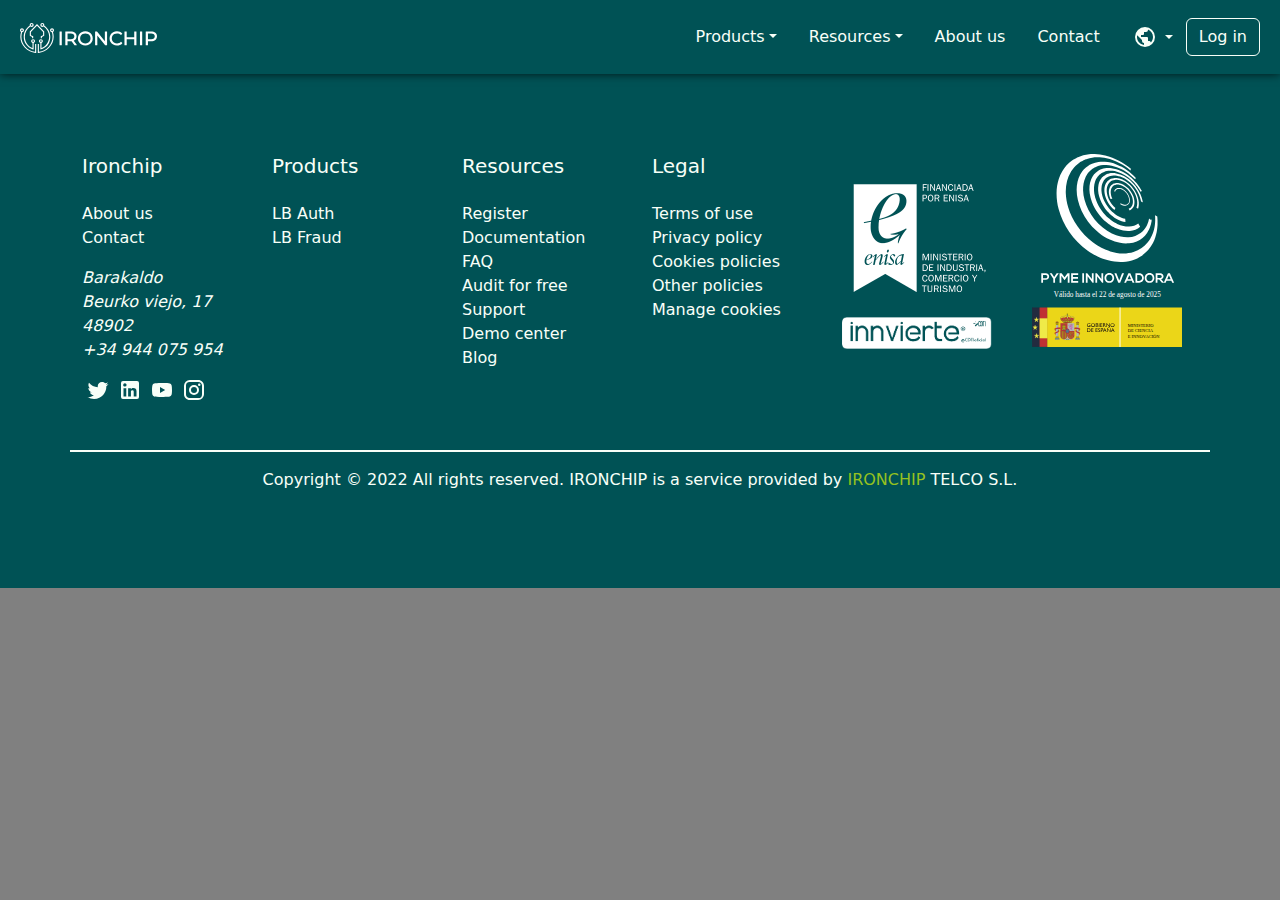
<file: products/lbfraud/index.html>
<!DOCTYPE html><html lang="en"><head><meta charSet="utf-8"/><meta http-equiv="x-ua-compatible" content="ie=edge"/><meta name="viewport" content="width=device-width, initial-scale=1, shrink-to-fit=no"/><meta name="generator" content="Gatsby 5.0.0"/><style data-href="/styles.d2477f442c0c4dbc949a.css" data-identity="gatsby-global-css">.nav-link{color:#f8fff8!important;margin-left:.5rem;margin-right:.5rem}.dropdown-item a{text-decoration:none}.dropdown-item,.dropdown-item a{color:#005255!important}.navbar-expand-lg .navbar-nav .dropdown-menu{position:absolute;top:3rem}.dropdown-menu .disabled{color:gray!important}.dropdown-menu .active{background-color:gray!important}.dropdown-item:active{background-color:#95c11f!important;color:#f8fff8!important}header .container{margin-left:0;margin-right:0;max-width:100%;width:100%;z-index:100}header{position:-webkit-sticky;position:sticky;top:0;z-index:500}.footer-nav{padding-bottom:5rem;padding-top:5rem}.footer-nav .footer-col{display:flex;flex-direction:column;margin-bottom:3rem}.footer-nav a{width:-webkit-fit-content;width:-moz-fit-content;width:fit-content}.footer-nav a,.footer-nav a:hover{color:var(--color-white);text-decoration:none}.footer-nav a:hover{opacity:.7}.footer-nav [name=spacer],.spacer-line{margin-bottom:1rem}.spacer-line{height:2px;width:100%}@media (min-width:0px) and (max-width:991px){.footer-nav .footer-col{align-items:center}}:root{--border-radius:4px;--font-sans:"Roboto";--font-mono:SFMono-Regular,Menlo,Monaco,Consolas,"Liberation Mono","Courier New",monospace;--size-content:54rem;--size-gutter:var(--space-5);--size-gap:var(--space-6)}html{-webkit-text-size-adjust:100%;background-color:var(--color-disabled);box-sizing:border-box;font:Roboto;font-size:var(--font-md);line-height:var(--line-height-normal);overflow-y:scroll}body{-moz-osx-font-smoothing:grayscale;-webkit-font-smoothing:antialiased;word-wrap:break-word;background-color:var(--color-secondary)!important;color:var(--color-text);font-family:Roboto;font-family:var(--font-sans);font-weight:400;margin-left:auto!important;margin-right:auto!important;max-width:1920px!important;width:100%!important}a{background-color:transparent;color:var(--color-primary);font-weight:500;text-decoration:none;text-decoration-thickness:1.5px;text-underline-offset:2px}a:active,a:hover{outline-width:0;text-decoration:none}abbr[title]{border-bottom:1px dotted rgba(0,0,0,.5);text-decoration:none}b,strong{font-weight:inherit}dfn{font-style:italic}h1{letter-spacing:-.01em;line-height:var(--line-height-dense);margin:0 0 3rem;padding:0}h1>b{color:var(--color-primary)}img{border-style:none;max-width:100%}code,kbd,pre,samp{font-family:var(--font-mono);line-height:inherit}hr{background:rgba(0,0,0,.2);border:none;box-sizing:content-box;height:1px;margin-bottom:calc(var(--space-4) - 1px);margin-left:0;margin-right:0;margin-top:0;overflow:visible;padding:0}*,:after,:before{box-sizing:inherit}dd,dl,fieldset,figure,hgroup,img,ol,p,ul{margin:0;margin-bottom:var(--space-4);padding:0}ol,ul{list-style-image:none;list-style-position:outside;margin-left:var(--space-4)}pre{word-wrap:normal;background:rgba(0,0,0,.04);border-radius:var(--border-radius);font-size:.875rem;line-height:var(--line-height-normal);margin-bottom:var(--space-4);margin-left:0;margin-right:0;padding:var(--space-4)}b,dt,strong,th{font-weight:700}li{margin-bottom:calc(var(--space-4)/2)}ol li,ul li{padding-left:0}li>ol,li>ul{margin-bottom:calc(var(--space-4)/2);margin-left:var(--space-4);margin-top:calc(var(--space-4)/2)}blockquote :last-child,li :last-child,p :last-child{margin-bottom:0}li>p{margin-bottom:calc(var(--space-4)/2)}code,kbd,samp{font-size:.875rem}abbr,acronym{border-bottom:1px dotted rgba(0,0,0,.5);cursor:help}code,tt{background-color:var(--color-code-bg);border-radius:var(--border-radius);color:var(--color-code);font-family:var(--font-mono);padding-bottom:.25em;padding-top:.25em;word-break:normal}pre code{background:none}code:after,code:before,tt:after,tt:before{content:"\00a0";letter-spacing:-.2em}pre code:after,pre code:before,pre tt:after,pre tt:before{content:none}:root{--corporate:#95c11f;--color-text:#f8fff8;--color-primary:#95c11f;--color-secondary:#005255;--color-terciary:#f8fff8;--color-disabled:gray;--font-lg:18px;--font-md:16px;--font-sm:14px;--font-sx:12px;--line-height-loose:1.75;--line-height-normal:1.5;--line-height-dense:1.1;--space-1:4px;--space-2:8px;--space-3:16px;--space-4:24px;--space-5:32px;--space-6:64px}.bg-corporate{background-color:#95c11f}.bg-blue{background-color:#005255}.bg-white{background-color:#f8fff8}.color-corporate{color:#95c11f}.color-blue{color:#005255}.color-white{color:#f8fff8!important}.card-display{-webkit-clip-path:polygon(0 0,100% 0,100% 75%,90% 100%,0 100%);clip-path:polygon(0 0,100% 0,100% 75%,90% 100%,0 100%);color:var(--color-secondary);display:flex;flex-direction:column;min-height:90%!important;padding:1rem}.btn-std{align-self:center;background-color:var(--color-primary)!important;border-radius:.2rem!important;color:var(--color-text)!important;width:-webkit-fit-content;width:-moz-fit-content;width:fit-content}.btn-hex2{display:inline-block;text-align:center;text-decoration:none;-webkit-user-select:none;user-select:none;vertical-align:middle}.btn-hex,.btn-hex2{--btn-raise:1rem;background-color:var(--color-text)!important;-webkit-clip-path:polygon(var(--btn-raise) 0,calc(100% - var(--btn-raise)) 0,100% 50%,calc(100% - var(--btn-raise)) 100%,var(--btn-raise) 100%,0 50%);clip-path:polygon(var(--btn-raise) 0,calc(100% - var(--btn-raise)) 0,100% 50%,calc(100% - var(--btn-raise)) 100%,var(--btn-raise) 100%,0 50%)}.btn-hex{color:var(--color-primary)!important;padding:.375rem 2rem!important}.card-index a{bottom:21px;left:50%;position:relative;transform:translateX(-50%)}.card-type-1{-webkit-clip-path:polygon(0 0,90% 0,100% 25%,100% 100%,0 100%);clip-path:polygon(0 0,90% 0,100% 25%,100% 100%,0 100%)}.card-type-1,.card-type-2{color:var(--color-secondary);min-height:90%!important;padding:1rem}.card-type-2{-webkit-clip-path:polygon(0 0,100% 0,100% 75%,90% 100%,0 100%);clip-path:polygon(0 0,100% 0,100% 75%,90% 100%,0 100%)}.header-bg{align-items:center;background-position-x:center;background-position-y:bottom;display:flex;filter:drop-shadow(1px 5px 10px #000);min-height:530px}.bg-std,.header-bg{background-size:cover}.bg-std{background-position:50%;background-repeat:no-repeat}.shadow-1{box-shadow:-1px 4px 19px -7px rgba(0,0,0,.75)}.shadow-2{box-shadow:0 0 9px 0 rgba(0,0,0,.75)}.shadow-3{filter:drop-shadow(0 2px 4px rgba(0,0,0,.2))}.py-6{padding-bottom:4rem;padding-top:4rem}.hide-xs{display:inherit}.header-line{align-self:center;background-color:#fff;height:4px;margin-left:-2px;margin-right:-2px;width:100%}.z-index-1{z-index:1}.dropdown-menu[data-bs-popper]{top:123%!important}.dropdown-menu{min-width:-webkit-fit-content!important;min-width:-moz-fit-content!important;min-width:fit-content!important}.hex-bg{background-repeat:round;padding-bottom:4rem;padding-top:4rem}:root{--bs-nav-link-color:$white;--bs-dropdown-link-active-bg:$corporate!important;--bs-body-font-family:"Roboto";--bs-blue:#0d6efd;--bs-indigo:#6610f2;--bs-purple:#6f42c1;--bs-pink:#d63384;--bs-red:#dc3545;--bs-orange:#fd7e14;--bs-yellow:#ffc107;--bs-green:#198754;--bs-teal:#20c997;--bs-cyan:#0dcaf0;--bs-black:#000;--bs-white:#f8fff8;--bs-gray:#6c757d;--bs-gray-dark:#343a40;--bs-gray-100:#f8f9fa;--bs-gray-200:#e9ecef;--bs-gray-300:#dee2e6;--bs-gray-400:#ced4da;--bs-gray-500:#adb5bd;--bs-gray-600:#6c757d;--bs-gray-700:#495057;--bs-gray-800:#343a40;--bs-gray-900:#212529;--bs-primary:#95c11f;--bs-secondary:#f8fff8;--bs-primary-rgb:149,193,31;--bs-secondary-rgb:248,255,248;--bs-white-rgb:248,255,248;--bs-black-rgb:0,0,0;--bs-body-color-rgb:33,37,41;--bs-body-bg-rgb:248,255,248;--bs-font-sans-serif:system-ui,-apple-system,"Segoe UI",Roboto,"Helvetica Neue","Noto Sans","Liberation Sans",Arial,sans-serif,"Apple Color Emoji","Segoe UI Emoji","Segoe UI Symbol","Noto Color Emoji";--bs-font-monospace:SFMono-Regular,Menlo,Monaco,Consolas,"Liberation Mono","Courier New",monospace;--bs-gradient:linear-gradient(180deg,rgba(248,255,248,.15),rgba(248,255,248,0));--bs-body-font-family:var(--bs-font-sans-serif);--bs-body-font-size:1rem;--bs-body-font-weight:400;--bs-body-line-height:1.5;--bs-body-color:#212529;--bs-body-bg:#f8fff8;--bs-border-width:1px;--bs-border-style:solid;--bs-border-color:#dee2e6;--bs-border-color-translucent:rgba(0,0,0,.175);--bs-border-radius:0.375rem;--bs-border-radius-sm:0.25rem;--bs-border-radius-lg:0.5rem;--bs-border-radius-xl:1rem;--bs-border-radius-2xl:2rem;--bs-border-radius-pill:50rem;--bs-link-color:#0d6efd;--bs-link-hover-color:#0a58ca;--bs-code-color:#d63384;--bs-highlight-bg:#fff3cd}/*!
 * Bootstrap  v5.2.3 (https://getbootstrap.com/)
 * Copyright 2011-2022 The Bootstrap Authors
 * Copyright 2011-2022 Twitter, Inc.
 * Licensed under MIT (https://github.com/twbs/bootstrap/blob/main/LICENSE)
 */*,:after,:before{box-sizing:border-box}@media(prefers-reduced-motion:no-preference){:root{scroll-behavior:smooth}}body{-webkit-text-size-adjust:100%;-webkit-tap-highlight-color:rgba(0,0,0,0);background-color:var(--bs-body-bg);color:var(--bs-body-color);font-family:var(--bs-body-font-family);font-size:var(--bs-body-font-size);font-weight:var(--bs-body-font-weight);line-height:var(--bs-body-line-height);margin:0;text-align:var(--bs-body-text-align)}hr{border:0;border-top:1px solid;color:inherit;margin:1rem 0;opacity:.25}.h1,.h2,.h3,.h4,.h5,.h6,h1,h2,h3,h4,h5,h6{font-weight:500;line-height:1.2;margin-bottom:.5rem;margin-top:0}.h1,h1{font-size:calc(1.375rem + 1.5vw)}@media(min-width:1200px){.h1,h1{font-size:2.5rem}}.h2,h2{font-size:calc(1.325rem + .9vw)}@media(min-width:1200px){.h2,h2{font-size:2rem}}.h3,h3{font-size:calc(1.3rem + .6vw)}@media(min-width:1200px){.h3,h3{font-size:1.75rem}}.h4,h4{font-size:calc(1.275rem + .3vw)}@media(min-width:1200px){.h4,h4{font-size:1.5rem}}.h5,h5{font-size:1.25rem}.h6,h6{font-size:1rem}p{margin-bottom:1rem;margin-top:0}abbr[title]{cursor:help;-webkit-text-decoration:underline dotted;text-decoration:underline dotted;-webkit-text-decoration-skip-ink:none;text-decoration-skip-ink:none}address{font-style:normal;line-height:inherit;margin-bottom:1rem}ol,ul{padding-left:2rem}dl,ol,ul{margin-bottom:1rem;margin-top:0}ol ol,ol ul,ul ol,ul ul{margin-bottom:0}dt{font-weight:700}dd{margin-bottom:.5rem;margin-left:0}blockquote{margin:0 0 1rem}b,strong{font-weight:bolder}.small,small{font-size:.875em}.mark,mark{background-color:var(--bs-highlight-bg);padding:.1875em}sub,sup{font-size:.75em;line-height:0;position:relative;vertical-align:baseline}sub{bottom:-.25em}sup{top:-.5em}a{color:var(--bs-link-color);text-decoration:underline}a:hover{color:var(--bs-link-hover-color)}a:not([href]):not([class]),a:not([href]):not([class]):hover{color:inherit;text-decoration:none}code,kbd,pre,samp{font-family:var(--bs-font-monospace);font-size:1em}pre{display:block;font-size:.875em;margin-bottom:1rem;margin-top:0;overflow:auto}pre code{color:inherit;font-size:inherit;word-break:normal}code{word-wrap:break-word;color:var(--bs-code-color);font-size:.875em}a>code{color:inherit}kbd{background-color:var(--bs-body-color);border-radius:.25rem;color:var(--bs-body-bg);font-size:.875em;padding:.1875rem .375rem}kbd kbd{font-size:1em;padding:0}figure{margin:0 0 1rem}img,svg{vertical-align:middle}table{border-collapse:collapse;caption-side:bottom}caption{color:#6c757d;padding-bottom:.5rem;padding-top:.5rem;text-align:left}th{text-align:inherit;text-align:-webkit-match-parent}tbody,td,tfoot,th,thead,tr{border:0 solid;border-color:inherit}label{display:inline-block}button{border-radius:0}button:focus:not(:focus-visible){outline:0}button,input,optgroup,select,textarea{font-family:inherit;font-size:inherit;line-height:inherit;margin:0}button,select{text-transform:none}[role=button]{cursor:pointer}select{word-wrap:normal}select:disabled{opacity:1}[list]:not([type=date]):not([type=datetime-local]):not([type=month]):not([type=week]):not([type=time])::-webkit-calendar-picker-indicator{display:none!important}[type=button],[type=reset],[type=submit],button{-webkit-appearance:button}[type=button]:not(:disabled),[type=reset]:not(:disabled),[type=submit]:not(:disabled),button:not(:disabled){cursor:pointer}::-moz-focus-inner{border-style:none;padding:0}textarea{resize:vertical}fieldset{border:0;margin:0;min-width:0;padding:0}legend{float:left;font-size:calc(1.275rem + .3vw);line-height:inherit;margin-bottom:.5rem;padding:0;width:100%}@media(min-width:1200px){legend{font-size:1.5rem}}legend+*{clear:left}::-webkit-datetime-edit-day-field,::-webkit-datetime-edit-fields-wrapper,::-webkit-datetime-edit-hour-field,::-webkit-datetime-edit-minute,::-webkit-datetime-edit-month-field,::-webkit-datetime-edit-text,::-webkit-datetime-edit-year-field{padding:0}::-webkit-inner-spin-button{height:auto}[type=search]{-webkit-appearance:textfield;outline-offset:-2px}::-webkit-search-decoration{-webkit-appearance:none}::-webkit-color-swatch-wrapper{padding:0}::-webkit-file-upload-button{-webkit-appearance:button;font:inherit}::file-selector-button{-webkit-appearance:button;font:inherit}output{display:inline-block}iframe{border:0}summary{cursor:pointer;display:list-item}progress{vertical-align:baseline}[hidden]{display:none!important}.lead{font-size:1.25rem;font-weight:300}.display-1{font-size:calc(1.625rem + 4.5vw);font-weight:300;line-height:1.2}@media(min-width:1200px){.display-1{font-size:5rem}}.display-2{font-size:calc(1.575rem + 3.9vw);font-weight:300;line-height:1.2}@media(min-width:1200px){.display-2{font-size:4.5rem}}.display-3{font-size:calc(1.525rem + 3.3vw);font-weight:300;line-height:1.2}@media(min-width:1200px){.display-3{font-size:4rem}}.display-4{font-size:calc(1.475rem + 2.7vw);font-weight:300;line-height:1.2}@media(min-width:1200px){.display-4{font-size:3.5rem}}.display-5{font-size:calc(1.425rem + 2.1vw);font-weight:300;line-height:1.2}@media(min-width:1200px){.display-5{font-size:3rem}}.display-6{font-size:calc(1.375rem + 1.5vw);font-weight:300;line-height:1.2}@media(min-width:1200px){.display-6{font-size:2.5rem}}.list-inline,.list-unstyled{list-style:none;padding-left:0}.list-inline-item{display:inline-block}.list-inline-item:not(:last-child){margin-right:.5rem}.initialism{font-size:.875em;text-transform:uppercase}.blockquote{font-size:1.25rem;margin-bottom:1rem}.blockquote>:last-child{margin-bottom:0}.blockquote-footer{color:#6c757d;font-size:.875em;margin-bottom:1rem;margin-top:-1rem}.blockquote-footer:before{content:"— "}.img-fluid,.img-thumbnail{height:auto;max-width:100%}.img-thumbnail{background-color:#f8fff8;border:1px solid var(--bs-border-color);border-radius:.375rem;padding:.25rem}.figure{display:inline-block}.figure-img{line-height:1;margin-bottom:.5rem}.figure-caption{color:#6c757d;font-size:.875em}.container,.container-fluid,.container-lg,.container-md,.container-sm,.container-xl,.container-xxl{--bs-gutter-x:1.5rem;--bs-gutter-y:0;margin-left:auto;margin-right:auto;padding-left:calc(var(--bs-gutter-x)*.5);padding-right:calc(var(--bs-gutter-x)*.5);width:100%}@media(min-width:576px){.container,.container-sm{max-width:540px}}@media(min-width:768px){.container,.container-md,.container-sm{max-width:720px}}@media(min-width:992px){.container,.container-lg,.container-md,.container-sm{max-width:960px}}@media(min-width:1200px){.container,.container-lg,.container-md,.container-sm,.container-xl{max-width:1140px}}@media(min-width:1400px){.container,.container-lg,.container-md,.container-sm,.container-xl,.container-xxl{max-width:1320px}}.row{--bs-gutter-x:1.5rem;--bs-gutter-y:0;display:flex;flex-wrap:wrap;margin-left:calc(var(--bs-gutter-x)*-.5);margin-right:calc(var(--bs-gutter-x)*-.5);margin-top:calc(var(--bs-gutter-y)*-1)}.row>*{flex-shrink:0;margin-top:var(--bs-gutter-y);max-width:100%;padding-left:calc(var(--bs-gutter-x)*.5);padding-right:calc(var(--bs-gutter-x)*.5);width:100%}.col{flex:1 0}.row-cols-auto>*{flex:0 0 auto;width:auto}.row-cols-1>*{flex:0 0 auto;width:100%}.row-cols-2>*{flex:0 0 auto;width:50%}.row-cols-3>*{flex:0 0 auto;width:33.3333333333%}.row-cols-4>*{flex:0 0 auto;width:25%}.row-cols-5>*{flex:0 0 auto;width:20%}.row-cols-6>*{flex:0 0 auto;width:16.6666666667%}.col-auto{flex:0 0 auto;width:auto}.col-1{flex:0 0 auto;width:8.33333333%}.col-2{flex:0 0 auto;width:16.66666667%}.col-3{flex:0 0 auto;width:25%}.col-4{flex:0 0 auto;width:33.33333333%}.col-5{flex:0 0 auto;width:41.66666667%}.col-6{flex:0 0 auto;width:50%}.col-7{flex:0 0 auto;width:58.33333333%}.col-8{flex:0 0 auto;width:66.66666667%}.col-9{flex:0 0 auto;width:75%}.col-10{flex:0 0 auto;width:83.33333333%}.col-11{flex:0 0 auto;width:91.66666667%}.col-12{flex:0 0 auto;width:100%}.offset-1{margin-left:8.33333333%}.offset-2{margin-left:16.66666667%}.offset-3{margin-left:25%}.offset-4{margin-left:33.33333333%}.offset-5{margin-left:41.66666667%}.offset-6{margin-left:50%}.offset-7{margin-left:58.33333333%}.offset-8{margin-left:66.66666667%}.offset-9{margin-left:75%}.offset-10{margin-left:83.33333333%}.offset-11{margin-left:91.66666667%}.g-0,.gx-0{--bs-gutter-x:0}.g-0,.gy-0{--bs-gutter-y:0}.g-1,.gx-1{--bs-gutter-x:0.25rem}.g-1,.gy-1{--bs-gutter-y:0.25rem}.g-2,.gx-2{--bs-gutter-x:0.5rem}.g-2,.gy-2{--bs-gutter-y:0.5rem}.g-3,.gx-3{--bs-gutter-x:1rem}.g-3,.gy-3{--bs-gutter-y:1rem}.g-4,.gx-4{--bs-gutter-x:1.5rem}.g-4,.gy-4{--bs-gutter-y:1.5rem}.g-5,.gx-5{--bs-gutter-x:3rem}.g-5,.gy-5{--bs-gutter-y:3rem}@media(min-width:576px){.col-sm{flex:1 0}.row-cols-sm-auto>*{flex:0 0 auto;width:auto}.row-cols-sm-1>*{flex:0 0 auto;width:100%}.row-cols-sm-2>*{flex:0 0 auto;width:50%}.row-cols-sm-3>*{flex:0 0 auto;width:33.3333333333%}.row-cols-sm-4>*{flex:0 0 auto;width:25%}.row-cols-sm-5>*{flex:0 0 auto;width:20%}.row-cols-sm-6>*{flex:0 0 auto;width:16.6666666667%}.col-sm-auto{flex:0 0 auto;width:auto}.col-sm-1{flex:0 0 auto;width:8.33333333%}.col-sm-2{flex:0 0 auto;width:16.66666667%}.col-sm-3{flex:0 0 auto;width:25%}.col-sm-4{flex:0 0 auto;width:33.33333333%}.col-sm-5{flex:0 0 auto;width:41.66666667%}.col-sm-6{flex:0 0 auto;width:50%}.col-sm-7{flex:0 0 auto;width:58.33333333%}.col-sm-8{flex:0 0 auto;width:66.66666667%}.col-sm-9{flex:0 0 auto;width:75%}.col-sm-10{flex:0 0 auto;width:83.33333333%}.col-sm-11{flex:0 0 auto;width:91.66666667%}.col-sm-12{flex:0 0 auto;width:100%}.offset-sm-0{margin-left:0}.offset-sm-1{margin-left:8.33333333%}.offset-sm-2{margin-left:16.66666667%}.offset-sm-3{margin-left:25%}.offset-sm-4{margin-left:33.33333333%}.offset-sm-5{margin-left:41.66666667%}.offset-sm-6{margin-left:50%}.offset-sm-7{margin-left:58.33333333%}.offset-sm-8{margin-left:66.66666667%}.offset-sm-9{margin-left:75%}.offset-sm-10{margin-left:83.33333333%}.offset-sm-11{margin-left:91.66666667%}.g-sm-0,.gx-sm-0{--bs-gutter-x:0}.g-sm-0,.gy-sm-0{--bs-gutter-y:0}.g-sm-1,.gx-sm-1{--bs-gutter-x:0.25rem}.g-sm-1,.gy-sm-1{--bs-gutter-y:0.25rem}.g-sm-2,.gx-sm-2{--bs-gutter-x:0.5rem}.g-sm-2,.gy-sm-2{--bs-gutter-y:0.5rem}.g-sm-3,.gx-sm-3{--bs-gutter-x:1rem}.g-sm-3,.gy-sm-3{--bs-gutter-y:1rem}.g-sm-4,.gx-sm-4{--bs-gutter-x:1.5rem}.g-sm-4,.gy-sm-4{--bs-gutter-y:1.5rem}.g-sm-5,.gx-sm-5{--bs-gutter-x:3rem}.g-sm-5,.gy-sm-5{--bs-gutter-y:3rem}}@media(min-width:768px){.col-md{flex:1 0}.row-cols-md-auto>*{flex:0 0 auto;width:auto}.row-cols-md-1>*{flex:0 0 auto;width:100%}.row-cols-md-2>*{flex:0 0 auto;width:50%}.row-cols-md-3>*{flex:0 0 auto;width:33.3333333333%}.row-cols-md-4>*{flex:0 0 auto;width:25%}.row-cols-md-5>*{flex:0 0 auto;width:20%}.row-cols-md-6>*{flex:0 0 auto;width:16.6666666667%}.col-md-auto{flex:0 0 auto;width:auto}.col-md-1{flex:0 0 auto;width:8.33333333%}.col-md-2{flex:0 0 auto;width:16.66666667%}.col-md-3{flex:0 0 auto;width:25%}.col-md-4{flex:0 0 auto;width:33.33333333%}.col-md-5{flex:0 0 auto;width:41.66666667%}.col-md-6{flex:0 0 auto;width:50%}.col-md-7{flex:0 0 auto;width:58.33333333%}.col-md-8{flex:0 0 auto;width:66.66666667%}.col-md-9{flex:0 0 auto;width:75%}.col-md-10{flex:0 0 auto;width:83.33333333%}.col-md-11{flex:0 0 auto;width:91.66666667%}.col-md-12{flex:0 0 auto;width:100%}.offset-md-0{margin-left:0}.offset-md-1{margin-left:8.33333333%}.offset-md-2{margin-left:16.66666667%}.offset-md-3{margin-left:25%}.offset-md-4{margin-left:33.33333333%}.offset-md-5{margin-left:41.66666667%}.offset-md-6{margin-left:50%}.offset-md-7{margin-left:58.33333333%}.offset-md-8{margin-left:66.66666667%}.offset-md-9{margin-left:75%}.offset-md-10{margin-left:83.33333333%}.offset-md-11{margin-left:91.66666667%}.g-md-0,.gx-md-0{--bs-gutter-x:0}.g-md-0,.gy-md-0{--bs-gutter-y:0}.g-md-1,.gx-md-1{--bs-gutter-x:0.25rem}.g-md-1,.gy-md-1{--bs-gutter-y:0.25rem}.g-md-2,.gx-md-2{--bs-gutter-x:0.5rem}.g-md-2,.gy-md-2{--bs-gutter-y:0.5rem}.g-md-3,.gx-md-3{--bs-gutter-x:1rem}.g-md-3,.gy-md-3{--bs-gutter-y:1rem}.g-md-4,.gx-md-4{--bs-gutter-x:1.5rem}.g-md-4,.gy-md-4{--bs-gutter-y:1.5rem}.g-md-5,.gx-md-5{--bs-gutter-x:3rem}.g-md-5,.gy-md-5{--bs-gutter-y:3rem}}@media(min-width:992px){.col-lg{flex:1 0}.row-cols-lg-auto>*{flex:0 0 auto;width:auto}.row-cols-lg-1>*{flex:0 0 auto;width:100%}.row-cols-lg-2>*{flex:0 0 auto;width:50%}.row-cols-lg-3>*{flex:0 0 auto;width:33.3333333333%}.row-cols-lg-4>*{flex:0 0 auto;width:25%}.row-cols-lg-5>*{flex:0 0 auto;width:20%}.row-cols-lg-6>*{flex:0 0 auto;width:16.6666666667%}.col-lg-auto{flex:0 0 auto;width:auto}.col-lg-1{flex:0 0 auto;width:8.33333333%}.col-lg-2{flex:0 0 auto;width:16.66666667%}.col-lg-3{flex:0 0 auto;width:25%}.col-lg-4{flex:0 0 auto;width:33.33333333%}.col-lg-5{flex:0 0 auto;width:41.66666667%}.col-lg-6{flex:0 0 auto;width:50%}.col-lg-7{flex:0 0 auto;width:58.33333333%}.col-lg-8{flex:0 0 auto;width:66.66666667%}.col-lg-9{flex:0 0 auto;width:75%}.col-lg-10{flex:0 0 auto;width:83.33333333%}.col-lg-11{flex:0 0 auto;width:91.66666667%}.col-lg-12{flex:0 0 auto;width:100%}.offset-lg-0{margin-left:0}.offset-lg-1{margin-left:8.33333333%}.offset-lg-2{margin-left:16.66666667%}.offset-lg-3{margin-left:25%}.offset-lg-4{margin-left:33.33333333%}.offset-lg-5{margin-left:41.66666667%}.offset-lg-6{margin-left:50%}.offset-lg-7{margin-left:58.33333333%}.offset-lg-8{margin-left:66.66666667%}.offset-lg-9{margin-left:75%}.offset-lg-10{margin-left:83.33333333%}.offset-lg-11{margin-left:91.66666667%}.g-lg-0,.gx-lg-0{--bs-gutter-x:0}.g-lg-0,.gy-lg-0{--bs-gutter-y:0}.g-lg-1,.gx-lg-1{--bs-gutter-x:0.25rem}.g-lg-1,.gy-lg-1{--bs-gutter-y:0.25rem}.g-lg-2,.gx-lg-2{--bs-gutter-x:0.5rem}.g-lg-2,.gy-lg-2{--bs-gutter-y:0.5rem}.g-lg-3,.gx-lg-3{--bs-gutter-x:1rem}.g-lg-3,.gy-lg-3{--bs-gutter-y:1rem}.g-lg-4,.gx-lg-4{--bs-gutter-x:1.5rem}.g-lg-4,.gy-lg-4{--bs-gutter-y:1.5rem}.g-lg-5,.gx-lg-5{--bs-gutter-x:3rem}.g-lg-5,.gy-lg-5{--bs-gutter-y:3rem}}@media(min-width:1200px){.col-xl{flex:1 0}.row-cols-xl-auto>*{flex:0 0 auto;width:auto}.row-cols-xl-1>*{flex:0 0 auto;width:100%}.row-cols-xl-2>*{flex:0 0 auto;width:50%}.row-cols-xl-3>*{flex:0 0 auto;width:33.3333333333%}.row-cols-xl-4>*{flex:0 0 auto;width:25%}.row-cols-xl-5>*{flex:0 0 auto;width:20%}.row-cols-xl-6>*{flex:0 0 auto;width:16.6666666667%}.col-xl-auto{flex:0 0 auto;width:auto}.col-xl-1{flex:0 0 auto;width:8.33333333%}.col-xl-2{flex:0 0 auto;width:16.66666667%}.col-xl-3{flex:0 0 auto;width:25%}.col-xl-4{flex:0 0 auto;width:33.33333333%}.col-xl-5{flex:0 0 auto;width:41.66666667%}.col-xl-6{flex:0 0 auto;width:50%}.col-xl-7{flex:0 0 auto;width:58.33333333%}.col-xl-8{flex:0 0 auto;width:66.66666667%}.col-xl-9{flex:0 0 auto;width:75%}.col-xl-10{flex:0 0 auto;width:83.33333333%}.col-xl-11{flex:0 0 auto;width:91.66666667%}.col-xl-12{flex:0 0 auto;width:100%}.offset-xl-0{margin-left:0}.offset-xl-1{margin-left:8.33333333%}.offset-xl-2{margin-left:16.66666667%}.offset-xl-3{margin-left:25%}.offset-xl-4{margin-left:33.33333333%}.offset-xl-5{margin-left:41.66666667%}.offset-xl-6{margin-left:50%}.offset-xl-7{margin-left:58.33333333%}.offset-xl-8{margin-left:66.66666667%}.offset-xl-9{margin-left:75%}.offset-xl-10{margin-left:83.33333333%}.offset-xl-11{margin-left:91.66666667%}.g-xl-0,.gx-xl-0{--bs-gutter-x:0}.g-xl-0,.gy-xl-0{--bs-gutter-y:0}.g-xl-1,.gx-xl-1{--bs-gutter-x:0.25rem}.g-xl-1,.gy-xl-1{--bs-gutter-y:0.25rem}.g-xl-2,.gx-xl-2{--bs-gutter-x:0.5rem}.g-xl-2,.gy-xl-2{--bs-gutter-y:0.5rem}.g-xl-3,.gx-xl-3{--bs-gutter-x:1rem}.g-xl-3,.gy-xl-3{--bs-gutter-y:1rem}.g-xl-4,.gx-xl-4{--bs-gutter-x:1.5rem}.g-xl-4,.gy-xl-4{--bs-gutter-y:1.5rem}.g-xl-5,.gx-xl-5{--bs-gutter-x:3rem}.g-xl-5,.gy-xl-5{--bs-gutter-y:3rem}}@media(min-width:1400px){.col-xxl{flex:1 0}.row-cols-xxl-auto>*{flex:0 0 auto;width:auto}.row-cols-xxl-1>*{flex:0 0 auto;width:100%}.row-cols-xxl-2>*{flex:0 0 auto;width:50%}.row-cols-xxl-3>*{flex:0 0 auto;width:33.3333333333%}.row-cols-xxl-4>*{flex:0 0 auto;width:25%}.row-cols-xxl-5>*{flex:0 0 auto;width:20%}.row-cols-xxl-6>*{flex:0 0 auto;width:16.6666666667%}.col-xxl-auto{flex:0 0 auto;width:auto}.col-xxl-1{flex:0 0 auto;width:8.33333333%}.col-xxl-2{flex:0 0 auto;width:16.66666667%}.col-xxl-3{flex:0 0 auto;width:25%}.col-xxl-4{flex:0 0 auto;width:33.33333333%}.col-xxl-5{flex:0 0 auto;width:41.66666667%}.col-xxl-6{flex:0 0 auto;width:50%}.col-xxl-7{flex:0 0 auto;width:58.33333333%}.col-xxl-8{flex:0 0 auto;width:66.66666667%}.col-xxl-9{flex:0 0 auto;width:75%}.col-xxl-10{flex:0 0 auto;width:83.33333333%}.col-xxl-11{flex:0 0 auto;width:91.66666667%}.col-xxl-12{flex:0 0 auto;width:100%}.offset-xxl-0{margin-left:0}.offset-xxl-1{margin-left:8.33333333%}.offset-xxl-2{margin-left:16.66666667%}.offset-xxl-3{margin-left:25%}.offset-xxl-4{margin-left:33.33333333%}.offset-xxl-5{margin-left:41.66666667%}.offset-xxl-6{margin-left:50%}.offset-xxl-7{margin-left:58.33333333%}.offset-xxl-8{margin-left:66.66666667%}.offset-xxl-9{margin-left:75%}.offset-xxl-10{margin-left:83.33333333%}.offset-xxl-11{margin-left:91.66666667%}.g-xxl-0,.gx-xxl-0{--bs-gutter-x:0}.g-xxl-0,.gy-xxl-0{--bs-gutter-y:0}.g-xxl-1,.gx-xxl-1{--bs-gutter-x:0.25rem}.g-xxl-1,.gy-xxl-1{--bs-gutter-y:0.25rem}.g-xxl-2,.gx-xxl-2{--bs-gutter-x:0.5rem}.g-xxl-2,.gy-xxl-2{--bs-gutter-y:0.5rem}.g-xxl-3,.gx-xxl-3{--bs-gutter-x:1rem}.g-xxl-3,.gy-xxl-3{--bs-gutter-y:1rem}.g-xxl-4,.gx-xxl-4{--bs-gutter-x:1.5rem}.g-xxl-4,.gy-xxl-4{--bs-gutter-y:1.5rem}.g-xxl-5,.gx-xxl-5{--bs-gutter-x:3rem}.g-xxl-5,.gy-xxl-5{--bs-gutter-y:3rem}}.table{--bs-table-color:var(--bs-body-color);--bs-table-bg:transparent;--bs-table-border-color:var(--bs-border-color);--bs-table-accent-bg:transparent;--bs-table-striped-color:var(--bs-body-color);--bs-table-striped-bg:rgba(0,0,0,.05);--bs-table-active-color:var(--bs-body-color);--bs-table-active-bg:rgba(0,0,0,.1);--bs-table-hover-color:var(--bs-body-color);--bs-table-hover-bg:rgba(0,0,0,.075);border-color:var(--bs-table-border-color);color:var(--bs-table-color);margin-bottom:1rem;vertical-align:top;width:100%}.table>:not(caption)>*>*{background-color:var(--bs-table-bg);border-bottom-width:1px;box-shadow:inset 0 0 0 9999px var(--bs-table-accent-bg);padding:.5rem}.table>tbody{vertical-align:inherit}.table>thead{vertical-align:bottom}.table-group-divider{border-top:2px solid}.caption-top{caption-side:top}.table-sm>:not(caption)>*>*{padding:.25rem}.table-bordered>:not(caption)>*{border-width:1px 0}.table-bordered>:not(caption)>*>*{border-width:0 1px}.table-borderless>:not(caption)>*>*{border-bottom-width:0}.table-borderless>:not(:first-child){border-top-width:0}.table-striped-columns>:not(caption)>tr>:nth-child(2n),.table-striped>tbody>tr:nth-of-type(odd)>*{--bs-table-accent-bg:var(--bs-table-striped-bg);color:var(--bs-table-striped-color)}.table-active{--bs-table-accent-bg:var(--bs-table-active-bg);color:var(--bs-table-active-color)}.table-hover>tbody>tr:hover>*{--bs-table-accent-bg:var(--bs-table-hover-bg);color:var(--bs-table-hover-color)}.table-primary{--bs-table-color:#000;--bs-table-bg:#cfe2ff;--bs-table-border-color:#bacbe6;--bs-table-striped-bg:#c5d7f2;--bs-table-striped-color:#000;--bs-table-active-bg:#bacbe6;--bs-table-active-color:#000;--bs-table-hover-bg:#bfd1ec;--bs-table-hover-color:#000}.table-primary,.table-secondary{border-color:var(--bs-table-border-color);color:var(--bs-table-color)}.table-secondary{--bs-table-color:#000;--bs-table-bg:#e2e3e5;--bs-table-border-color:#cbccce;--bs-table-striped-bg:#d7d8da;--bs-table-striped-color:#000;--bs-table-active-bg:#cbccce;--bs-table-active-color:#000;--bs-table-hover-bg:#d1d2d4;--bs-table-hover-color:#000}.table-success{--bs-table-color:#000;--bs-table-bg:#d1e7dd;--bs-table-border-color:#bcd0c7;--bs-table-striped-bg:#c7dbd2;--bs-table-striped-color:#000;--bs-table-active-bg:#bcd0c7;--bs-table-active-color:#000;--bs-table-hover-bg:#c1d6cc;--bs-table-hover-color:#000}.table-info,.table-success{border-color:var(--bs-table-border-color);color:var(--bs-table-color)}.table-info{--bs-table-color:#000;--bs-table-bg:#cff4fc;--bs-table-border-color:#badce3;--bs-table-striped-bg:#c5e8ef;--bs-table-striped-color:#000;--bs-table-active-bg:#badce3;--bs-table-active-color:#000;--bs-table-hover-bg:#bfe2e9;--bs-table-hover-color:#000}.table-warning{--bs-table-color:#000;--bs-table-bg:#fff3cd;--bs-table-border-color:#e6dbb9;--bs-table-striped-bg:#f2e7c3;--bs-table-striped-color:#000;--bs-table-active-bg:#e6dbb9;--bs-table-active-color:#000;--bs-table-hover-bg:#ece1be;--bs-table-hover-color:#000}.table-danger,.table-warning{border-color:var(--bs-table-border-color);color:var(--bs-table-color)}.table-danger{--bs-table-color:#000;--bs-table-bg:#f8d7da;--bs-table-border-color:#dfc2c4;--bs-table-striped-bg:#eccccf;--bs-table-striped-color:#000;--bs-table-active-bg:#dfc2c4;--bs-table-active-color:#000;--bs-table-hover-bg:#e5c7ca;--bs-table-hover-color:#000}.table-light{--bs-table-color:#000;--bs-table-bg:#f8f9fa;--bs-table-border-color:#dfe0e1;--bs-table-striped-bg:#ecedee;--bs-table-striped-color:#000;--bs-table-active-bg:#dfe0e1;--bs-table-active-color:#000;--bs-table-hover-bg:#e5e6e7;--bs-table-hover-color:#000}.table-dark,.table-light{border-color:var(--bs-table-border-color);color:var(--bs-table-color)}.table-dark{--bs-table-color:#f8fff8;--bs-table-bg:#212529;--bs-table-border-color:#373b3e;--bs-table-striped-bg:#2c3033;--bs-table-striped-color:#f8fff8;--bs-table-active-bg:#373b3e;--bs-table-active-color:#f8fff8;--bs-table-hover-bg:#313539;--bs-table-hover-color:#f8fff8}.table-responsive{-webkit-overflow-scrolling:touch;overflow-x:auto}@media(max-width:575.98px){.table-responsive-sm{-webkit-overflow-scrolling:touch;overflow-x:auto}}@media(max-width:767.98px){.table-responsive-md{-webkit-overflow-scrolling:touch;overflow-x:auto}}@media(max-width:991.98px){.table-responsive-lg{-webkit-overflow-scrolling:touch;overflow-x:auto}}@media(max-width:1199.98px){.table-responsive-xl{-webkit-overflow-scrolling:touch;overflow-x:auto}}@media(max-width:1399.98px){.table-responsive-xxl{-webkit-overflow-scrolling:touch;overflow-x:auto}}.form-label{margin-bottom:.5rem}.col-form-label{font-size:inherit;line-height:1.5;margin-bottom:0;padding-bottom:calc(.375rem + 1px);padding-top:calc(.375rem + 1px)}.col-form-label-lg{font-size:1.25rem;padding-bottom:calc(.5rem + 1px);padding-top:calc(.5rem + 1px)}.col-form-label-sm{font-size:.875rem;padding-bottom:calc(.25rem + 1px);padding-top:calc(.25rem + 1px)}.form-text{color:#6c757d;font-size:.875em;margin-top:.25rem}.form-control{-webkit-appearance:none;appearance:none;background-clip:padding-box;background-color:#f8fff8;border:1px solid #ced4da;border-radius:.375rem;color:#212529;display:block;font-size:1rem;font-weight:400;line-height:1.5;padding:.375rem .75rem;transition:border-color .15s ease-in-out,box-shadow .15s ease-in-out;width:100%}@media(prefers-reduced-motion:reduce){.form-control{transition:none}}.form-control[type=file]{overflow:hidden}.form-control[type=file]:not(:disabled):not([readonly]){cursor:pointer}.form-control:focus{background-color:#f8fff8;border-color:#86b7fe;box-shadow:0 0 0 .25rem rgba(13,110,253,.25);color:#212529;outline:0}.form-control::-webkit-date-and-time-value{height:1.5em}.form-control::placeholder{color:#6c757d;opacity:1}.form-control:disabled{background-color:#e9ecef;opacity:1}.form-control::-webkit-file-upload-button{-webkit-margin-end:.75rem;background-color:#e9ecef;border:0 solid;border-color:inherit;border-inline-end-width:1px;border-radius:0;color:#212529;margin:-.375rem -.75rem;margin-inline-end:.75rem;padding:.375rem .75rem;pointer-events:none;-webkit-transition:color .15s ease-in-out,background-color .15s ease-in-out,border-color .15s ease-in-out,box-shadow .15s ease-in-out;transition:color .15s ease-in-out,background-color .15s ease-in-out,border-color .15s ease-in-out,box-shadow .15s ease-in-out}.form-control::file-selector-button{-webkit-margin-end:.75rem;background-color:#e9ecef;border:0 solid;border-color:inherit;border-inline-end-width:1px;border-radius:0;color:#212529;margin:-.375rem -.75rem;margin-inline-end:.75rem;padding:.375rem .75rem;pointer-events:none;transition:color .15s ease-in-out,background-color .15s ease-in-out,border-color .15s ease-in-out,box-shadow .15s ease-in-out}@media(prefers-reduced-motion:reduce){.form-control::-webkit-file-upload-button{-webkit-transition:none;transition:none}.form-control::file-selector-button{transition:none}}.form-control:hover:not(:disabled):not([readonly])::-webkit-file-upload-button{background-color:#dde0e3}.form-control:hover:not(:disabled):not([readonly])::file-selector-button{background-color:#dde0e3}.form-control-plaintext{background-color:transparent;border:solid transparent;border-width:1px 0;color:#212529;display:block;line-height:1.5;margin-bottom:0;padding:.375rem 0;width:100%}.form-control-plaintext:focus{outline:0}.form-control-plaintext.form-control-lg,.form-control-plaintext.form-control-sm{padding-left:0;padding-right:0}.form-control-sm{border-radius:.25rem;font-size:.875rem;min-height:calc(1.5em + .5rem + 2px);padding:.25rem .5rem}.form-control-sm::-webkit-file-upload-button{-webkit-margin-end:.5rem;margin:-.25rem -.5rem;margin-inline-end:.5rem;padding:.25rem .5rem}.form-control-sm::file-selector-button{-webkit-margin-end:.5rem;margin:-.25rem -.5rem;margin-inline-end:.5rem;padding:.25rem .5rem}.form-control-lg{border-radius:.5rem;font-size:1.25rem;min-height:calc(1.5em + 1rem + 2px);padding:.5rem 1rem}.form-control-lg::-webkit-file-upload-button{-webkit-margin-end:1rem;margin:-.5rem -1rem;margin-inline-end:1rem;padding:.5rem 1rem}.form-control-lg::file-selector-button{-webkit-margin-end:1rem;margin:-.5rem -1rem;margin-inline-end:1rem;padding:.5rem 1rem}textarea.form-control{min-height:calc(1.5em + .75rem + 2px)}textarea.form-control-sm{min-height:calc(1.5em + .5rem + 2px)}textarea.form-control-lg{min-height:calc(1.5em + 1rem + 2px)}.form-control-color{height:calc(1.5em + .75rem + 2px);padding:.375rem;width:3rem}.form-control-color:not(:disabled):not([readonly]){cursor:pointer}.form-control-color::-moz-color-swatch{border:0!important;border-radius:.375rem}.form-control-color::-webkit-color-swatch{border-radius:.375rem}.form-control-color.form-control-sm{height:calc(1.5em + .5rem + 2px)}.form-control-color.form-control-lg{height:calc(1.5em + 1rem + 2px)}.form-select{-moz-padding-start:calc(.75rem - 3px);-webkit-appearance:none;appearance:none;background-color:#f8fff8;background-image:url("data:image/svg+xml;charset=utf-8,%3Csvg xmlns='http://www.w3.org/2000/svg' viewBox='0 0 16 16'%3E%3Cpath fill='none' stroke='%23343a40' stroke-linecap='round' stroke-linejoin='round' stroke-width='2' d='m2 5 6 6 6-6'/%3E%3C/svg%3E");background-position:right .75rem center;background-repeat:no-repeat;background-size:16px 12px;border:1px solid #ced4da;border-radius:.375rem;color:#212529;display:block;font-size:1rem;font-weight:400;line-height:1.5;padding:.375rem 2.25rem .375rem .75rem;transition:border-color .15s ease-in-out,box-shadow .15s ease-in-out;width:100%}@media(prefers-reduced-motion:reduce){.form-select{transition:none}}.form-select:focus{border-color:#86b7fe;box-shadow:0 0 0 .25rem rgba(13,110,253,.25);outline:0}.form-select[multiple],.form-select[size]:not([size="1"]){background-image:none;padding-right:.75rem}.form-select:disabled{background-color:#e9ecef}.form-select:-moz-focusring{color:transparent;text-shadow:0 0 0 #212529}.form-select-sm{border-radius:.25rem;font-size:.875rem;padding-bottom:.25rem;padding-left:.5rem;padding-top:.25rem}.form-select-lg{border-radius:.5rem;font-size:1.25rem;padding-bottom:.5rem;padding-left:1rem;padding-top:.5rem}.form-check{display:block;margin-bottom:.125rem;min-height:1.5rem;padding-left:1.5em}.form-check .form-check-input{float:left;margin-left:-1.5em}.form-check-reverse{padding-left:0;padding-right:1.5em;text-align:right}.form-check-reverse .form-check-input{float:right;margin-left:0;margin-right:-1.5em}.form-check-input{-webkit-appearance:none;appearance:none;background-color:#f8fff8;background-position:50%;background-repeat:no-repeat;background-size:contain;border:1px solid rgba(0,0,0,.25);height:1em;margin-top:.25em;-webkit-print-color-adjust:exact;print-color-adjust:exact;vertical-align:top;width:1em}.form-check-input[type=checkbox]{border-radius:.25em}.form-check-input[type=radio]{border-radius:50%}.form-check-input:active{filter:brightness(90%)}.form-check-input:focus{border-color:#86b7fe;box-shadow:0 0 0 .25rem rgba(13,110,253,.25);outline:0}.form-check-input:checked{background-color:#0d6efd;border-color:#0d6efd}.form-check-input:checked[type=checkbox]{background-image:url("data:image/svg+xml;charset=utf-8,%3Csvg xmlns='http://www.w3.org/2000/svg' viewBox='0 0 20 20'%3E%3Cpath fill='none' stroke='%23f8fff8' stroke-linecap='round' stroke-linejoin='round' stroke-width='3' d='m6 10 3 3 6-6'/%3E%3C/svg%3E")}.form-check-input:checked[type=radio]{background-image:url("data:image/svg+xml;charset=utf-8,%3Csvg xmlns='http://www.w3.org/2000/svg' viewBox='-4 -4 8 8'%3E%3Ccircle r='2' fill='%23f8fff8'/%3E%3C/svg%3E")}.form-check-input[type=checkbox]:indeterminate{background-color:#0d6efd;background-image:url("data:image/svg+xml;charset=utf-8,%3Csvg xmlns='http://www.w3.org/2000/svg' viewBox='0 0 20 20'%3E%3Cpath fill='none' stroke='%23f8fff8' stroke-linecap='round' stroke-linejoin='round' stroke-width='3' d='M6 10h8'/%3E%3C/svg%3E");border-color:#0d6efd}.form-check-input:disabled{filter:none;opacity:.5;pointer-events:none}.form-check-input:disabled~.form-check-label,.form-check-input[disabled]~.form-check-label{cursor:default;opacity:.5}.form-switch{padding-left:2.5em}.form-switch .form-check-input{background-image:url("data:image/svg+xml;charset=utf-8,%3Csvg xmlns='http://www.w3.org/2000/svg' viewBox='-4 -4 8 8'%3E%3Ccircle r='3' fill='rgba(0, 0, 0, 0.25)'/%3E%3C/svg%3E");background-position:0;border-radius:2em;margin-left:-2.5em;transition:background-position .15s ease-in-out;width:2em}@media(prefers-reduced-motion:reduce){.form-switch .form-check-input{transition:none}}.form-switch .form-check-input:focus{background-image:url("data:image/svg+xml;charset=utf-8,%3Csvg xmlns='http://www.w3.org/2000/svg' viewBox='-4 -4 8 8'%3E%3Ccircle r='3' fill='%2386b7fe'/%3E%3C/svg%3E")}.form-switch .form-check-input:checked{background-image:url("data:image/svg+xml;charset=utf-8,%3Csvg xmlns='http://www.w3.org/2000/svg' viewBox='-4 -4 8 8'%3E%3Ccircle r='3' fill='%23f8fff8'/%3E%3C/svg%3E");background-position:100%}.form-switch.form-check-reverse{padding-left:0;padding-right:2.5em}.form-switch.form-check-reverse .form-check-input{margin-left:0;margin-right:-2.5em}.form-check-inline{display:inline-block;margin-right:1rem}.btn-check{clip:rect(0,0,0,0);pointer-events:none;position:absolute}.btn-check:disabled+.btn,.btn-check[disabled]+.btn{filter:none;opacity:.65;pointer-events:none}.form-range{-webkit-appearance:none;appearance:none;background-color:transparent;height:1.5rem;padding:0;width:100%}.form-range:focus{outline:0}.form-range:focus::-webkit-slider-thumb{box-shadow:0 0 0 1px #f8fff8,0 0 0 .25rem rgba(13,110,253,.25)}.form-range:focus::-moz-range-thumb{box-shadow:0 0 0 1px #f8fff8,0 0 0 .25rem rgba(13,110,253,.25)}.form-range::-moz-focus-outer{border:0}.form-range::-webkit-slider-thumb{-webkit-appearance:none;appearance:none;background-color:#0d6efd;border:0;border-radius:1rem;height:1rem;margin-top:-.25rem;-webkit-transition:background-color .15s ease-in-out,border-color .15s ease-in-out,box-shadow .15s ease-in-out;transition:background-color .15s ease-in-out,border-color .15s ease-in-out,box-shadow .15s ease-in-out;width:1rem}@media(prefers-reduced-motion:reduce){.form-range::-webkit-slider-thumb{-webkit-transition:none;transition:none}}.form-range::-webkit-slider-thumb:active{background-color:#b6d4fe}.form-range::-webkit-slider-runnable-track{background-color:#dee2e6;border-color:transparent;border-radius:1rem;color:transparent;cursor:pointer;height:.5rem;width:100%}.form-range::-moz-range-thumb{appearance:none;background-color:#0d6efd;border:0;border-radius:1rem;height:1rem;-moz-transition:background-color .15s ease-in-out,border-color .15s ease-in-out,box-shadow .15s ease-in-out;transition:background-color .15s ease-in-out,border-color .15s ease-in-out,box-shadow .15s ease-in-out;width:1rem}@media(prefers-reduced-motion:reduce){.form-range::-moz-range-thumb{-moz-transition:none;transition:none}}.form-range::-moz-range-thumb:active{background-color:#b6d4fe}.form-range::-moz-range-track{background-color:#dee2e6;border-color:transparent;border-radius:1rem;color:transparent;cursor:pointer;height:.5rem;width:100%}.form-range:disabled{pointer-events:none}.form-range:disabled::-webkit-slider-thumb{background-color:#adb5bd}.form-range:disabled::-moz-range-thumb{background-color:#adb5bd}.form-floating{position:relative}.form-floating>.form-control,.form-floating>.form-control-plaintext,.form-floating>.form-select{height:calc(3.5rem + 2px);line-height:1.25}.form-floating>label{border:1px solid transparent;height:100%;left:0;overflow:hidden;padding:1rem .75rem;pointer-events:none;position:absolute;text-align:start;text-overflow:ellipsis;top:0;transform-origin:0 0;transition:opacity .1s ease-in-out,transform .1s ease-in-out;white-space:nowrap;width:100%}@media(prefers-reduced-motion:reduce){.form-floating>label{transition:none}}.form-floating>.form-control,.form-floating>.form-control-plaintext{padding:1rem .75rem}.form-floating>.form-control-plaintext::placeholder,.form-floating>.form-control::placeholder{color:transparent}.form-floating>.form-control-plaintext:focus,.form-floating>.form-control-plaintext:not(:placeholder-shown),.form-floating>.form-control:focus,.form-floating>.form-control:not(:placeholder-shown){padding-bottom:.625rem;padding-top:1.625rem}.form-floating>.form-control-plaintext:-webkit-autofill,.form-floating>.form-control:-webkit-autofill{padding-bottom:.625rem;padding-top:1.625rem}.form-floating>.form-select{padding-bottom:.625rem;padding-top:1.625rem}.form-floating>.form-control-plaintext~label,.form-floating>.form-control:focus~label,.form-floating>.form-control:not(:placeholder-shown)~label,.form-floating>.form-select~label{opacity:.65;transform:scale(.85) translateY(-.5rem) translateX(.15rem)}.form-floating>.form-control:-webkit-autofill~label{opacity:.65;transform:scale(.85) translateY(-.5rem) translateX(.15rem)}.form-floating>.form-control-plaintext~label{border-width:1px 0}.input-group{align-items:stretch;display:flex;flex-wrap:wrap;position:relative;width:100%}.input-group>.form-control,.input-group>.form-floating,.input-group>.form-select{flex:1 1 auto;min-width:0;position:relative;width:1%}.input-group>.form-control:focus,.input-group>.form-floating:focus-within,.input-group>.form-select:focus{z-index:5}.input-group .btn{position:relative;z-index:2}.input-group .btn:focus{z-index:5}.input-group-text{align-items:center;background-color:#e9ecef;border:1px solid #ced4da;border-radius:.375rem;color:#212529;display:flex;font-size:1rem;font-weight:400;line-height:1.5;padding:.375rem .75rem;text-align:center;white-space:nowrap}.input-group-lg>.btn,.input-group-lg>.form-control,.input-group-lg>.form-select,.input-group-lg>.input-group-text{border-radius:.5rem;font-size:1.25rem;padding:.5rem 1rem}.input-group-sm>.btn,.input-group-sm>.form-control,.input-group-sm>.form-select,.input-group-sm>.input-group-text{border-radius:.25rem;font-size:.875rem;padding:.25rem .5rem}.input-group-lg>.form-select,.input-group-sm>.form-select{padding-right:3rem}.input-group.has-validation>.dropdown-toggle:nth-last-child(n+4),.input-group.has-validation>.form-floating:nth-last-child(n+3)>.form-control,.input-group.has-validation>.form-floating:nth-last-child(n+3)>.form-select,.input-group.has-validation>:nth-last-child(n+3):not(.dropdown-toggle):not(.dropdown-menu):not(.form-floating),.input-group:not(.has-validation)>.dropdown-toggle:nth-last-child(n+3),.input-group:not(.has-validation)>.form-floating:not(:last-child)>.form-control,.input-group:not(.has-validation)>.form-floating:not(:last-child)>.form-select,.input-group:not(.has-validation)>:not(:last-child):not(.dropdown-toggle):not(.dropdown-menu):not(.form-floating){border-bottom-right-radius:0;border-top-right-radius:0}.input-group>:not(:first-child):not(.dropdown-menu):not(.valid-tooltip):not(.valid-feedback):not(.invalid-tooltip):not(.invalid-feedback){border-bottom-left-radius:0;border-top-left-radius:0;margin-left:-1px}.input-group>.form-floating:not(:first-child)>.form-control,.input-group>.form-floating:not(:first-child)>.form-select{border-bottom-left-radius:0;border-top-left-radius:0}.valid-feedback{color:#198754;display:none;font-size:.875em;margin-top:.25rem;width:100%}.valid-tooltip{background-color:rgba(25,135,84,.9);border-radius:.375rem;color:#000;display:none;font-size:.875rem;margin-top:.1rem;max-width:100%;padding:.25rem .5rem;position:absolute;top:100%;z-index:5}.is-valid~.valid-feedback,.is-valid~.valid-tooltip,.was-validated :valid~.valid-feedback,.was-validated :valid~.valid-tooltip{display:block}.form-control.is-valid,.was-validated .form-control:valid{background-image:url("data:image/svg+xml;charset=utf-8,%3Csvg xmlns='http://www.w3.org/2000/svg' viewBox='0 0 8 8'%3E%3Cpath fill='%23198754' d='M2.3 6.73.6 4.53c-.4-1.04.46-1.4 1.1-.8l1.1 1.4 3.4-3.8c.6-.63 1.6-.27 1.2.7l-4 4.6c-.43.5-.8.4-1.1.1z'/%3E%3C/svg%3E");background-position:right calc(.375em + .1875rem) center;background-repeat:no-repeat;background-size:calc(.75em + .375rem) calc(.75em + .375rem);border-color:#198754;padding-right:calc(1.5em + .75rem)}.form-control.is-valid:focus,.was-validated .form-control:valid:focus{border-color:#198754;box-shadow:0 0 0 .25rem rgba(25,135,84,.25)}.was-validated textarea.form-control:valid,textarea.form-control.is-valid{background-position:top calc(.375em + .1875rem) right calc(.375em + .1875rem);padding-right:calc(1.5em + .75rem)}.form-select.is-valid,.was-validated .form-select:valid{border-color:#198754}.form-select.is-valid:not([multiple]):not([size]),.form-select.is-valid:not([multiple])[size="1"],.was-validated .form-select:valid:not([multiple]):not([size]),.was-validated .form-select:valid:not([multiple])[size="1"]{background-image:url("data:image/svg+xml;charset=utf-8,%3Csvg xmlns='http://www.w3.org/2000/svg' viewBox='0 0 16 16'%3E%3Cpath fill='none' stroke='%23343a40' stroke-linecap='round' stroke-linejoin='round' stroke-width='2' d='m2 5 6 6 6-6'/%3E%3C/svg%3E"),url("data:image/svg+xml;charset=utf-8,%3Csvg xmlns='http://www.w3.org/2000/svg' viewBox='0 0 8 8'%3E%3Cpath fill='%23198754' d='M2.3 6.73.6 4.53c-.4-1.04.46-1.4 1.1-.8l1.1 1.4 3.4-3.8c.6-.63 1.6-.27 1.2.7l-4 4.6c-.43.5-.8.4-1.1.1z'/%3E%3C/svg%3E");background-position:right .75rem center,center right 2.25rem;background-size:16px 12px,calc(.75em + .375rem) calc(.75em + .375rem);padding-right:4.125rem}.form-select.is-valid:focus,.was-validated .form-select:valid:focus{border-color:#198754;box-shadow:0 0 0 .25rem rgba(25,135,84,.25)}.form-control-color.is-valid,.was-validated .form-control-color:valid{width:calc(3.75rem + 1.5em)}.form-check-input.is-valid,.was-validated .form-check-input:valid{border-color:#198754}.form-check-input.is-valid:checked,.was-validated .form-check-input:valid:checked{background-color:#198754}.form-check-input.is-valid:focus,.was-validated .form-check-input:valid:focus{box-shadow:0 0 0 .25rem rgba(25,135,84,.25)}.form-check-input.is-valid~.form-check-label,.was-validated .form-check-input:valid~.form-check-label{color:#198754}.form-check-inline .form-check-input~.valid-feedback{margin-left:.5em}.input-group>.form-control:not(:focus).is-valid,.input-group>.form-floating:not(:focus-within).is-valid,.input-group>.form-select:not(:focus).is-valid,.was-validated .input-group>.form-control:not(:focus):valid,.was-validated .input-group>.form-floating:not(:focus-within):valid,.was-validated .input-group>.form-select:not(:focus):valid{z-index:3}.invalid-feedback{color:#dc3545;display:none;font-size:.875em;margin-top:.25rem;width:100%}.invalid-tooltip{background-color:rgba(220,53,69,.9);border-radius:.375rem;color:#000;display:none;font-size:.875rem;margin-top:.1rem;max-width:100%;padding:.25rem .5rem;position:absolute;top:100%;z-index:5}.is-invalid~.invalid-feedback,.is-invalid~.invalid-tooltip,.was-validated :invalid~.invalid-feedback,.was-validated :invalid~.invalid-tooltip{display:block}.form-control.is-invalid,.was-validated .form-control:invalid{background-image:url("data:image/svg+xml;charset=utf-8,%3Csvg xmlns='http://www.w3.org/2000/svg' width='12' height='12' fill='none' stroke='%23dc3545' viewBox='0 0 12 12'%3E%3Ccircle cx='6' cy='6' r='4.5'/%3E%3Cpath stroke-linejoin='round' d='M5.8 3.6h.4L6 6.5z'/%3E%3Ccircle cx='6' cy='8.2' r='.6' fill='%23dc3545' stroke='none'/%3E%3C/svg%3E");background-position:right calc(.375em + .1875rem) center;background-repeat:no-repeat;background-size:calc(.75em + .375rem) calc(.75em + .375rem);border-color:#dc3545;padding-right:calc(1.5em + .75rem)}.form-control.is-invalid:focus,.was-validated .form-control:invalid:focus{border-color:#dc3545;box-shadow:0 0 0 .25rem rgba(220,53,69,.25)}.was-validated textarea.form-control:invalid,textarea.form-control.is-invalid{background-position:top calc(.375em + .1875rem) right calc(.375em + .1875rem);padding-right:calc(1.5em + .75rem)}.form-select.is-invalid,.was-validated .form-select:invalid{border-color:#dc3545}.form-select.is-invalid:not([multiple]):not([size]),.form-select.is-invalid:not([multiple])[size="1"],.was-validated .form-select:invalid:not([multiple]):not([size]),.was-validated .form-select:invalid:not([multiple])[size="1"]{background-image:url("data:image/svg+xml;charset=utf-8,%3Csvg xmlns='http://www.w3.org/2000/svg' viewBox='0 0 16 16'%3E%3Cpath fill='none' stroke='%23343a40' stroke-linecap='round' stroke-linejoin='round' stroke-width='2' d='m2 5 6 6 6-6'/%3E%3C/svg%3E"),url("data:image/svg+xml;charset=utf-8,%3Csvg xmlns='http://www.w3.org/2000/svg' width='12' height='12' fill='none' stroke='%23dc3545' viewBox='0 0 12 12'%3E%3Ccircle cx='6' cy='6' r='4.5'/%3E%3Cpath stroke-linejoin='round' d='M5.8 3.6h.4L6 6.5z'/%3E%3Ccircle cx='6' cy='8.2' r='.6' fill='%23dc3545' stroke='none'/%3E%3C/svg%3E");background-position:right .75rem center,center right 2.25rem;background-size:16px 12px,calc(.75em + .375rem) calc(.75em + .375rem);padding-right:4.125rem}.form-select.is-invalid:focus,.was-validated .form-select:invalid:focus{border-color:#dc3545;box-shadow:0 0 0 .25rem rgba(220,53,69,.25)}.form-control-color.is-invalid,.was-validated .form-control-color:invalid{width:calc(3.75rem + 1.5em)}.form-check-input.is-invalid,.was-validated .form-check-input:invalid{border-color:#dc3545}.form-check-input.is-invalid:checked,.was-validated .form-check-input:invalid:checked{background-color:#dc3545}.form-check-input.is-invalid:focus,.was-validated .form-check-input:invalid:focus{box-shadow:0 0 0 .25rem rgba(220,53,69,.25)}.form-check-input.is-invalid~.form-check-label,.was-validated .form-check-input:invalid~.form-check-label{color:#dc3545}.form-check-inline .form-check-input~.invalid-feedback{margin-left:.5em}.input-group>.form-control:not(:focus).is-invalid,.input-group>.form-floating:not(:focus-within).is-invalid,.input-group>.form-select:not(:focus).is-invalid,.was-validated .input-group>.form-control:not(:focus):invalid,.was-validated .input-group>.form-floating:not(:focus-within):invalid,.was-validated .input-group>.form-select:not(:focus):invalid{z-index:4}.btn{--bs-btn-padding-x:0.75rem;--bs-btn-padding-y:0.375rem;--bs-btn-font-family: ;--bs-btn-font-size:1rem;--bs-btn-font-weight:400;--bs-btn-line-height:1.5;--bs-btn-color:#212529;--bs-btn-bg:transparent;--bs-btn-border-width:1px;--bs-btn-border-color:transparent;--bs-btn-border-radius:0.375rem;--bs-btn-hover-border-color:transparent;--bs-btn-box-shadow:inset 0 1px 0 rgba(248,255,248,.15),0 1px 1px rgba(0,0,0,.075);--bs-btn-disabled-opacity:0.65;--bs-btn-focus-box-shadow:0 0 0 0.25rem rgba(var(--bs-btn-focus-shadow-rgb),.5);background-color:var(--bs-btn-bg);border:var(--bs-btn-border-width) solid var(--bs-btn-border-color);border-radius:var(--bs-btn-border-radius);color:var(--bs-btn-color);cursor:pointer;display:inline-block;font-family:var(--bs-btn-font-family);font-size:var(--bs-btn-font-size);font-weight:var(--bs-btn-font-weight);line-height:var(--bs-btn-line-height);padding:var(--bs-btn-padding-y) var(--bs-btn-padding-x);text-align:center;text-decoration:none;transition:color .15s ease-in-out,background-color .15s ease-in-out,border-color .15s ease-in-out,box-shadow .15s ease-in-out;-webkit-user-select:none;user-select:none;vertical-align:middle}@media(prefers-reduced-motion:reduce){.btn{transition:none}}.btn:hover{background-color:var(--bs-btn-hover-bg);border-color:var(--bs-btn-hover-border-color);color:var(--bs-btn-hover-color)}.btn-check+.btn:hover{background-color:var(--bs-btn-bg);border-color:var(--bs-btn-border-color);color:var(--bs-btn-color)}.btn:focus-visible{background-color:var(--bs-btn-hover-bg);border-color:var(--bs-btn-hover-border-color);box-shadow:var(--bs-btn-focus-box-shadow);color:var(--bs-btn-hover-color);outline:0}.btn-check:focus-visible+.btn{border-color:var(--bs-btn-hover-border-color);box-shadow:var(--bs-btn-focus-box-shadow);outline:0}.btn-check:checked+.btn,.btn.active,.btn.show,.btn:first-child:active,:not(.btn-check)+.btn:active{background-color:var(--bs-btn-active-bg);border-color:var(--bs-btn-active-border-color);color:var(--bs-btn-active-color)}.btn-check:checked+.btn:focus-visible,.btn.active:focus-visible,.btn.show:focus-visible,.btn:first-child:active:focus-visible,:not(.btn-check)+.btn:active:focus-visible{box-shadow:var(--bs-btn-focus-box-shadow)}.btn.disabled,.btn:disabled,fieldset:disabled .btn{background-color:var(--bs-btn-disabled-bg);border-color:var(--bs-btn-disabled-border-color);color:var(--bs-btn-disabled-color);opacity:var(--bs-btn-disabled-opacity);pointer-events:none}.btn-primary{--bs-btn-color:#000;--bs-btn-bg:#95c11f;--bs-btn-border-color:#95c11f;--bs-btn-hover-color:#000;--bs-btn-hover-bg:#a5ca41;--bs-btn-hover-border-color:#a0c735;--bs-btn-focus-shadow-rgb:127,164,26;--bs-btn-active-color:#000;--bs-btn-active-bg:#aacd4c;--bs-btn-active-border-color:#a0c735;--bs-btn-active-shadow:inset 0 3px 5px rgba(0,0,0,.125);--bs-btn-disabled-color:#000;--bs-btn-disabled-bg:#95c11f;--bs-btn-disabled-border-color:#95c11f}.btn-secondary{--bs-btn-color:#000;--bs-btn-bg:#f8fff8;--bs-btn-border-color:#f8fff8;--bs-btn-hover-color:#000;--bs-btn-hover-bg:#f9fff9;--bs-btn-hover-border-color:#f9fff9;--bs-btn-focus-shadow-rgb:211,217,211;--bs-btn-active-color:#000;--bs-btn-active-bg:#f9fff9;--bs-btn-active-border-color:#f9fff9;--bs-btn-active-shadow:inset 0 3px 5px rgba(0,0,0,.125);--bs-btn-disabled-color:#000;--bs-btn-disabled-bg:#f8fff8;--bs-btn-disabled-border-color:#f8fff8}.btn-outline-primary{--bs-btn-color:#95c11f;--bs-btn-border-color:#95c11f;--bs-btn-hover-color:#000;--bs-btn-hover-bg:#95c11f;--bs-btn-hover-border-color:#95c11f;--bs-btn-focus-shadow-rgb:149,193,31;--bs-btn-active-color:#000;--bs-btn-active-bg:#95c11f;--bs-btn-active-border-color:#95c11f;--bs-btn-active-shadow:inset 0 3px 5px rgba(0,0,0,.125);--bs-btn-disabled-color:#95c11f;--bs-btn-disabled-bg:transparent;--bs-btn-disabled-border-color:#95c11f;--bs-gradient:none}.btn-outline-secondary{--bs-btn-color:#f8fff8;--bs-btn-border-color:#f8fff8;--bs-btn-hover-color:#000;--bs-btn-hover-bg:#f8fff8;--bs-btn-hover-border-color:#f8fff8;--bs-btn-focus-shadow-rgb:248,255,248;--bs-btn-active-color:#000;--bs-btn-active-bg:#f8fff8;--bs-btn-active-border-color:#f8fff8;--bs-btn-active-shadow:inset 0 3px 5px rgba(0,0,0,.125);--bs-btn-disabled-color:#f8fff8;--bs-btn-disabled-bg:transparent;--bs-btn-disabled-border-color:#f8fff8;--bs-gradient:none}.btn-link{--bs-btn-font-weight:400;--bs-btn-color:var(--bs-link-color);--bs-btn-bg:transparent;--bs-btn-border-color:transparent;--bs-btn-hover-color:var(--bs-link-hover-color);--bs-btn-hover-border-color:transparent;--bs-btn-active-color:var(--bs-link-hover-color);--bs-btn-active-border-color:transparent;--bs-btn-disabled-color:#6c757d;--bs-btn-disabled-border-color:transparent;--bs-btn-box-shadow:none;--bs-btn-focus-shadow-rgb:11,94,215;text-decoration:underline}.btn-link:focus-visible{color:var(--bs-btn-color)}.btn-link:hover{color:var(--bs-btn-hover-color)}.btn-group-lg>.btn,.btn-lg{--bs-btn-padding-y:0.5rem;--bs-btn-padding-x:1rem;--bs-btn-font-size:1.25rem;--bs-btn-border-radius:0.5rem}.btn-group-sm>.btn,.btn-sm{--bs-btn-padding-y:0.25rem;--bs-btn-padding-x:0.5rem;--bs-btn-font-size:0.875rem;--bs-btn-border-radius:0.25rem}.fade{transition:opacity .15s linear}@media(prefers-reduced-motion:reduce){.fade{transition:none}}.fade:not(.show){opacity:0}.collapse:not(.show){display:none}.collapsing{height:0;overflow:hidden;transition:height .35s ease}@media(prefers-reduced-motion:reduce){.collapsing{transition:none}}.collapsing.collapse-horizontal{height:auto;transition:width .35s ease;width:0}@media(prefers-reduced-motion:reduce){.collapsing.collapse-horizontal{transition:none}}.dropdown,.dropdown-center,.dropend,.dropstart,.dropup,.dropup-center{position:relative}.dropdown-toggle{white-space:nowrap}.dropdown-toggle:after{border-bottom:0;border-left:.3em solid transparent;border-right:.3em solid transparent;border-top:.3em solid;content:"";display:inline-block;margin-left:.255em;vertical-align:.255em}.dropdown-toggle:empty:after{margin-left:0}.dropdown-menu{--bs-dropdown-zindex:1000;--bs-dropdown-min-width:10rem;--bs-dropdown-padding-x:0;--bs-dropdown-padding-y:0.5rem;--bs-dropdown-spacer:0.125rem;--bs-dropdown-font-size:1rem;--bs-dropdown-color:#212529;--bs-dropdown-bg:#f8fff8;--bs-dropdown-border-color:var(--bs-border-color-translucent);--bs-dropdown-border-radius:0.375rem;--bs-dropdown-border-width:1px;--bs-dropdown-inner-border-radius:calc(0.375rem - 1px);--bs-dropdown-divider-bg:var(--bs-border-color-translucent);--bs-dropdown-divider-margin-y:0.5rem;--bs-dropdown-box-shadow:0 0.5rem 1rem rgba(0,0,0,.15);--bs-dropdown-link-color:#212529;--bs-dropdown-link-hover-color:#1e2125;--bs-dropdown-link-hover-bg:#e9ecef;--bs-dropdown-link-active-color:#f8fff8;--bs-dropdown-link-active-bg:#0d6efd;--bs-dropdown-link-disabled-color:#adb5bd;--bs-dropdown-item-padding-x:1rem;--bs-dropdown-item-padding-y:0.25rem;--bs-dropdown-header-color:#6c757d;--bs-dropdown-header-padding-x:1rem;--bs-dropdown-header-padding-y:0.5rem;background-clip:padding-box;background-color:var(--bs-dropdown-bg);border:var(--bs-dropdown-border-width) solid var(--bs-dropdown-border-color);border-radius:var(--bs-dropdown-border-radius);color:var(--bs-dropdown-color);display:none;font-size:var(--bs-dropdown-font-size);list-style:none;margin:0;min-width:var(--bs-dropdown-min-width);padding:var(--bs-dropdown-padding-y) var(--bs-dropdown-padding-x);position:absolute;text-align:left;z-index:var(--bs-dropdown-zindex)}.dropdown-menu[data-bs-popper]{left:0;margin-top:var(--bs-dropdown-spacer);top:100%}.dropdown-menu-start{--bs-position:start}.dropdown-menu-start[data-bs-popper]{left:0;right:auto}.dropdown-menu-end{--bs-position:end}.dropdown-menu-end[data-bs-popper]{left:auto;right:0}@media(min-width:576px){.dropdown-menu-sm-start{--bs-position:start}.dropdown-menu-sm-start[data-bs-popper]{left:0;right:auto}.dropdown-menu-sm-end{--bs-position:end}.dropdown-menu-sm-end[data-bs-popper]{left:auto;right:0}}@media(min-width:768px){.dropdown-menu-md-start{--bs-position:start}.dropdown-menu-md-start[data-bs-popper]{left:0;right:auto}.dropdown-menu-md-end{--bs-position:end}.dropdown-menu-md-end[data-bs-popper]{left:auto;right:0}}@media(min-width:992px){.dropdown-menu-lg-start{--bs-position:start}.dropdown-menu-lg-start[data-bs-popper]{left:0;right:auto}.dropdown-menu-lg-end{--bs-position:end}.dropdown-menu-lg-end[data-bs-popper]{left:auto;right:0}}@media(min-width:1200px){.dropdown-menu-xl-start{--bs-position:start}.dropdown-menu-xl-start[data-bs-popper]{left:0;right:auto}.dropdown-menu-xl-end{--bs-position:end}.dropdown-menu-xl-end[data-bs-popper]{left:auto;right:0}}@media(min-width:1400px){.dropdown-menu-xxl-start{--bs-position:start}.dropdown-menu-xxl-start[data-bs-popper]{left:0;right:auto}.dropdown-menu-xxl-end{--bs-position:end}.dropdown-menu-xxl-end[data-bs-popper]{left:auto;right:0}}.dropup .dropdown-menu[data-bs-popper]{bottom:100%;margin-bottom:var(--bs-dropdown-spacer);margin-top:0;top:auto}.dropup .dropdown-toggle:after{border-bottom:.3em solid;border-left:.3em solid transparent;border-right:.3em solid transparent;border-top:0;content:"";display:inline-block;margin-left:.255em;vertical-align:.255em}.dropup .dropdown-toggle:empty:after{margin-left:0}.dropend .dropdown-menu[data-bs-popper]{left:100%;margin-left:var(--bs-dropdown-spacer);margin-top:0;right:auto;top:0}.dropend .dropdown-toggle:after{border-bottom:.3em solid transparent;border-left:.3em solid;border-right:0;border-top:.3em solid transparent;content:"";display:inline-block;margin-left:.255em;vertical-align:.255em}.dropend .dropdown-toggle:empty:after{margin-left:0}.dropend .dropdown-toggle:after{vertical-align:0}.dropstart .dropdown-menu[data-bs-popper]{left:auto;margin-right:var(--bs-dropdown-spacer);margin-top:0;right:100%;top:0}.dropstart .dropdown-toggle:after{content:"";display:inline-block;display:none;margin-left:.255em;vertical-align:.255em}.dropstart .dropdown-toggle:before{border-bottom:.3em solid transparent;border-right:.3em solid;border-top:.3em solid transparent;content:"";display:inline-block;margin-right:.255em;vertical-align:.255em}.dropstart .dropdown-toggle:empty:after{margin-left:0}.dropstart .dropdown-toggle:before{vertical-align:0}.dropdown-divider{border-top:1px solid var(--bs-dropdown-divider-bg);height:0;margin:var(--bs-dropdown-divider-margin-y) 0;opacity:1;overflow:hidden}.dropdown-item{background-color:transparent;border:0;clear:both;color:var(--bs-dropdown-link-color);display:block;font-weight:400;padding:var(--bs-dropdown-item-padding-y) var(--bs-dropdown-item-padding-x);text-align:inherit;text-decoration:none;white-space:nowrap;width:100%}.dropdown-item:focus,.dropdown-item:hover{background-color:var(--bs-dropdown-link-hover-bg);color:var(--bs-dropdown-link-hover-color)}.dropdown-item.active,.dropdown-item:active{background-color:var(--bs-dropdown-link-active-bg);color:var(--bs-dropdown-link-active-color);text-decoration:none}.dropdown-item.disabled,.dropdown-item:disabled{background-color:transparent;color:var(--bs-dropdown-link-disabled-color);pointer-events:none}.dropdown-menu.show{display:block}.dropdown-header{color:var(--bs-dropdown-header-color);display:block;font-size:.875rem;margin-bottom:0;padding:var(--bs-dropdown-header-padding-y) var(--bs-dropdown-header-padding-x);white-space:nowrap}.dropdown-item-text{color:var(--bs-dropdown-link-color);display:block;padding:var(--bs-dropdown-item-padding-y) var(--bs-dropdown-item-padding-x)}.dropdown-menu-dark{--bs-dropdown-color:#dee2e6;--bs-dropdown-bg:#343a40;--bs-dropdown-border-color:var(--bs-border-color-translucent);--bs-dropdown-box-shadow: ;--bs-dropdown-link-color:#dee2e6;--bs-dropdown-link-hover-color:#f8fff8;--bs-dropdown-divider-bg:var(--bs-border-color-translucent);--bs-dropdown-link-hover-bg:rgba(248,255,248,.15);--bs-dropdown-link-active-color:#f8fff8;--bs-dropdown-link-active-bg:#0d6efd;--bs-dropdown-link-disabled-color:#adb5bd;--bs-dropdown-header-color:#adb5bd}.btn-group,.btn-group-vertical{display:inline-flex;position:relative;vertical-align:middle}.btn-group-vertical>.btn,.btn-group>.btn{flex:1 1 auto;position:relative}.btn-group-vertical>.btn-check:checked+.btn,.btn-group-vertical>.btn-check:focus+.btn,.btn-group-vertical>.btn.active,.btn-group-vertical>.btn:active,.btn-group-vertical>.btn:focus,.btn-group-vertical>.btn:hover,.btn-group>.btn-check:checked+.btn,.btn-group>.btn-check:focus+.btn,.btn-group>.btn.active,.btn-group>.btn:active,.btn-group>.btn:focus,.btn-group>.btn:hover{z-index:1}.btn-toolbar{display:flex;flex-wrap:wrap;justify-content:flex-start}.btn-toolbar .input-group{width:auto}.btn-group{border-radius:.375rem}.btn-group>.btn-group:not(:first-child),.btn-group>:not(.btn-check:first-child)+.btn{margin-left:-1px}.btn-group>.btn-group:not(:last-child)>.btn,.btn-group>.btn.dropdown-toggle-split:first-child,.btn-group>.btn:not(:last-child):not(.dropdown-toggle){border-bottom-right-radius:0;border-top-right-radius:0}.btn-group>.btn-group:not(:first-child)>.btn,.btn-group>.btn:nth-child(n+3),.btn-group>:not(.btn-check)+.btn{border-bottom-left-radius:0;border-top-left-radius:0}.dropdown-toggle-split{padding-left:.5625rem;padding-right:.5625rem}.dropdown-toggle-split:after,.dropend .dropdown-toggle-split:after,.dropup .dropdown-toggle-split:after{margin-left:0}.dropstart .dropdown-toggle-split:before{margin-right:0}.btn-group-sm>.btn+.dropdown-toggle-split,.btn-sm+.dropdown-toggle-split{padding-left:.375rem;padding-right:.375rem}.btn-group-lg>.btn+.dropdown-toggle-split,.btn-lg+.dropdown-toggle-split{padding-left:.75rem;padding-right:.75rem}.btn-group-vertical{align-items:flex-start;flex-direction:column;justify-content:center}.btn-group-vertical>.btn,.btn-group-vertical>.btn-group{width:100%}.btn-group-vertical>.btn-group:not(:first-child),.btn-group-vertical>.btn:not(:first-child){margin-top:-1px}.btn-group-vertical>.btn-group:not(:last-child)>.btn,.btn-group-vertical>.btn:not(:last-child):not(.dropdown-toggle){border-bottom-left-radius:0;border-bottom-right-radius:0}.btn-group-vertical>.btn-group:not(:first-child)>.btn,.btn-group-vertical>.btn~.btn{border-top-left-radius:0;border-top-right-radius:0}.nav{--bs-nav-link-padding-x:1rem;--bs-nav-link-padding-y:0.5rem;--bs-nav-link-font-weight: ;--bs-nav-link-color:var(--bs-link-color);--bs-nav-link-hover-color:var(--bs-link-hover-color);--bs-nav-link-disabled-color:#6c757d;display:flex;flex-wrap:wrap;list-style:none;margin-bottom:0;padding-left:0}.nav-link{color:var(--bs-nav-link-color);display:block;font-size:var(--bs-nav-link-font-size);font-weight:var(--bs-nav-link-font-weight);padding:var(--bs-nav-link-padding-y) var(--bs-nav-link-padding-x);text-decoration:none;transition:color .15s ease-in-out,background-color .15s ease-in-out,border-color .15s ease-in-out}@media(prefers-reduced-motion:reduce){.nav-link{transition:none}}.nav-link:focus,.nav-link:hover{color:var(--bs-nav-link-hover-color)}.nav-link.disabled{color:var(--bs-nav-link-disabled-color);cursor:default;pointer-events:none}.nav-tabs{--bs-nav-tabs-border-width:1px;--bs-nav-tabs-border-color:#dee2e6;--bs-nav-tabs-border-radius:0.375rem;--bs-nav-tabs-link-hover-border-color:#e9ecef #e9ecef #dee2e6;--bs-nav-tabs-link-active-color:#495057;--bs-nav-tabs-link-active-bg:#f8fff8;--bs-nav-tabs-link-active-border-color:#dee2e6 #dee2e6 #f8fff8;border-bottom:var(--bs-nav-tabs-border-width) solid var(--bs-nav-tabs-border-color)}.nav-tabs .nav-link{background:none;border:var(--bs-nav-tabs-border-width) solid transparent;border-top-left-radius:var(--bs-nav-tabs-border-radius);border-top-right-radius:var(--bs-nav-tabs-border-radius);margin-bottom:calc(var(--bs-nav-tabs-border-width)*-1)}.nav-tabs .nav-link:focus,.nav-tabs .nav-link:hover{border-color:var(--bs-nav-tabs-link-hover-border-color);isolation:isolate}.nav-tabs .nav-link.disabled,.nav-tabs .nav-link:disabled{background-color:transparent;border-color:transparent;color:var(--bs-nav-link-disabled-color)}.nav-tabs .nav-item.show .nav-link,.nav-tabs .nav-link.active{background-color:var(--bs-nav-tabs-link-active-bg);border-color:var(--bs-nav-tabs-link-active-border-color);color:var(--bs-nav-tabs-link-active-color)}.nav-tabs .dropdown-menu{border-top-left-radius:0;border-top-right-radius:0;margin-top:calc(var(--bs-nav-tabs-border-width)*-1)}.nav-pills{--bs-nav-pills-border-radius:0.375rem;--bs-nav-pills-link-active-color:#f8fff8;--bs-nav-pills-link-active-bg:#0d6efd}.nav-pills .nav-link{background:none;border:0;border-radius:var(--bs-nav-pills-border-radius)}.nav-pills .nav-link:disabled{background-color:transparent;border-color:transparent;color:var(--bs-nav-link-disabled-color)}.nav-pills .nav-link.active,.nav-pills .show>.nav-link{background-color:var(--bs-nav-pills-link-active-bg);color:var(--bs-nav-pills-link-active-color)}.nav-fill .nav-item,.nav-fill>.nav-link{flex:1 1 auto;text-align:center}.nav-justified .nav-item,.nav-justified>.nav-link{flex-basis:0;flex-grow:1;text-align:center}.nav-fill .nav-item .nav-link,.nav-justified .nav-item .nav-link{width:100%}.tab-content>.tab-pane{display:none}.tab-content>.active{display:block}.navbar{--bs-navbar-padding-x:0;--bs-navbar-padding-y:0.5rem;--bs-navbar-color:rgba(0,0,0,.55);--bs-navbar-hover-color:rgba(0,0,0,.7);--bs-navbar-disabled-color:rgba(0,0,0,.3);--bs-navbar-active-color:rgba(0,0,0,.9);--bs-navbar-brand-padding-y:0.3125rem;--bs-navbar-brand-margin-end:1rem;--bs-navbar-brand-font-size:1.25rem;--bs-navbar-brand-color:rgba(0,0,0,.9);--bs-navbar-brand-hover-color:rgba(0,0,0,.9);--bs-navbar-nav-link-padding-x:0.5rem;--bs-navbar-toggler-padding-y:0.25rem;--bs-navbar-toggler-padding-x:0.75rem;--bs-navbar-toggler-font-size:1.25rem;--bs-navbar-toggler-icon-bg:url("data:image/svg+xml;charset=utf-8,%3Csvg xmlns='http://www.w3.org/2000/svg' viewBox='0 0 30 30'%3E%3Cpath stroke='rgba(0, 0, 0, 0.55)' stroke-linecap='round' stroke-miterlimit='10' stroke-width='2' d='M4 7h22M4 15h22M4 23h22'/%3E%3C/svg%3E");--bs-navbar-toggler-border-color:rgba(0,0,0,.1);--bs-navbar-toggler-border-radius:0.375rem;--bs-navbar-toggler-focus-width:0.25rem;--bs-navbar-toggler-transition:box-shadow 0.15s ease-in-out;align-items:center;display:flex;flex-wrap:wrap;justify-content:space-between;padding:var(--bs-navbar-padding-y) var(--bs-navbar-padding-x);position:relative}.navbar>.container,.navbar>.container-fluid,.navbar>.container-lg,.navbar>.container-md,.navbar>.container-sm,.navbar>.container-xl,.navbar>.container-xxl{align-items:center;display:flex;flex-wrap:inherit;justify-content:space-between}.navbar-brand{color:var(--bs-navbar-brand-color);font-size:var(--bs-navbar-brand-font-size);margin-right:var(--bs-navbar-brand-margin-end);padding-bottom:var(--bs-navbar-brand-padding-y);padding-top:var(--bs-navbar-brand-padding-y);text-decoration:none;white-space:nowrap}.navbar-brand:focus,.navbar-brand:hover{color:var(--bs-navbar-brand-hover-color)}.navbar-nav{--bs-nav-link-padding-x:0;--bs-nav-link-padding-y:0.5rem;--bs-nav-link-font-weight: ;--bs-nav-link-color:var(--bs-navbar-color);--bs-nav-link-hover-color:var(--bs-navbar-hover-color);--bs-nav-link-disabled-color:var(--bs-navbar-disabled-color);display:flex;flex-direction:column;list-style:none;margin-bottom:0;padding-left:0}.navbar-nav .nav-link.active,.navbar-nav .show>.nav-link{color:var(--bs-navbar-active-color)}.navbar-nav .dropdown-menu{position:static}.navbar-text{color:var(--bs-navbar-color);padding-bottom:.5rem;padding-top:.5rem}.navbar-text a,.navbar-text a:focus,.navbar-text a:hover{color:var(--bs-navbar-active-color)}.navbar-collapse{align-items:center;flex-basis:100%;flex-grow:1}.navbar-toggler{background-color:transparent;border:var(--bs-border-width) solid var(--bs-navbar-toggler-border-color);border-radius:var(--bs-navbar-toggler-border-radius);color:var(--bs-navbar-color);font-size:var(--bs-navbar-toggler-font-size);line-height:1;padding:var(--bs-navbar-toggler-padding-y) var(--bs-navbar-toggler-padding-x);transition:var(--bs-navbar-toggler-transition)}@media(prefers-reduced-motion:reduce){.navbar-toggler{transition:none}}.navbar-toggler:hover{text-decoration:none}.navbar-toggler:focus{box-shadow:0 0 0 var(--bs-navbar-toggler-focus-width);outline:0;text-decoration:none}.navbar-toggler-icon{background-image:var(--bs-navbar-toggler-icon-bg);background-position:50%;background-repeat:no-repeat;background-size:100%;display:inline-block;height:1.5em;vertical-align:middle;width:1.5em}.navbar-nav-scroll{max-height:var(--bs-scroll-height,75vh);overflow-y:auto}@media(min-width:576px){.navbar-expand-sm{flex-wrap:nowrap;justify-content:flex-start}.navbar-expand-sm .navbar-nav{flex-direction:row}.navbar-expand-sm .navbar-nav .dropdown-menu{position:absolute}.navbar-expand-sm .navbar-nav .nav-link{padding-left:var(--bs-navbar-nav-link-padding-x);padding-right:var(--bs-navbar-nav-link-padding-x)}.navbar-expand-sm .navbar-nav-scroll{overflow:visible}.navbar-expand-sm .navbar-collapse{display:flex!important;flex-basis:auto}.navbar-expand-sm .navbar-toggler{display:none}.navbar-expand-sm .offcanvas{background-color:transparent!important;border:0!important;flex-grow:1;height:auto!important;position:static;transform:none!important;transition:none;visibility:visible!important;width:auto!important;z-index:auto}.navbar-expand-sm .offcanvas .offcanvas-header{display:none}.navbar-expand-sm .offcanvas .offcanvas-body{display:flex;flex-grow:0;overflow-y:visible;padding:0}}@media(min-width:768px){.navbar-expand-md{flex-wrap:nowrap;justify-content:flex-start}.navbar-expand-md .navbar-nav{flex-direction:row}.navbar-expand-md .navbar-nav .dropdown-menu{position:absolute}.navbar-expand-md .navbar-nav .nav-link{padding-left:var(--bs-navbar-nav-link-padding-x);padding-right:var(--bs-navbar-nav-link-padding-x)}.navbar-expand-md .navbar-nav-scroll{overflow:visible}.navbar-expand-md .navbar-collapse{display:flex!important;flex-basis:auto}.navbar-expand-md .navbar-toggler{display:none}.navbar-expand-md .offcanvas{background-color:transparent!important;border:0!important;flex-grow:1;height:auto!important;position:static;transform:none!important;transition:none;visibility:visible!important;width:auto!important;z-index:auto}.navbar-expand-md .offcanvas .offcanvas-header{display:none}.navbar-expand-md .offcanvas .offcanvas-body{display:flex;flex-grow:0;overflow-y:visible;padding:0}}@media(min-width:992px){.navbar-expand-lg{flex-wrap:nowrap;justify-content:flex-start}.navbar-expand-lg .navbar-nav{flex-direction:row}.navbar-expand-lg .navbar-nav .dropdown-menu{position:absolute}.navbar-expand-lg .navbar-nav .nav-link{padding-left:var(--bs-navbar-nav-link-padding-x);padding-right:var(--bs-navbar-nav-link-padding-x)}.navbar-expand-lg .navbar-nav-scroll{overflow:visible}.navbar-expand-lg .navbar-collapse{display:flex!important;flex-basis:auto}.navbar-expand-lg .navbar-toggler{display:none}.navbar-expand-lg .offcanvas{background-color:transparent!important;border:0!important;flex-grow:1;height:auto!important;position:static;transform:none!important;transition:none;visibility:visible!important;width:auto!important;z-index:auto}.navbar-expand-lg .offcanvas .offcanvas-header{display:none}.navbar-expand-lg .offcanvas .offcanvas-body{display:flex;flex-grow:0;overflow-y:visible;padding:0}}@media(min-width:1200px){.navbar-expand-xl{flex-wrap:nowrap;justify-content:flex-start}.navbar-expand-xl .navbar-nav{flex-direction:row}.navbar-expand-xl .navbar-nav .dropdown-menu{position:absolute}.navbar-expand-xl .navbar-nav .nav-link{padding-left:var(--bs-navbar-nav-link-padding-x);padding-right:var(--bs-navbar-nav-link-padding-x)}.navbar-expand-xl .navbar-nav-scroll{overflow:visible}.navbar-expand-xl .navbar-collapse{display:flex!important;flex-basis:auto}.navbar-expand-xl .navbar-toggler{display:none}.navbar-expand-xl .offcanvas{background-color:transparent!important;border:0!important;flex-grow:1;height:auto!important;position:static;transform:none!important;transition:none;visibility:visible!important;width:auto!important;z-index:auto}.navbar-expand-xl .offcanvas .offcanvas-header{display:none}.navbar-expand-xl .offcanvas .offcanvas-body{display:flex;flex-grow:0;overflow-y:visible;padding:0}}@media(min-width:1400px){.navbar-expand-xxl{flex-wrap:nowrap;justify-content:flex-start}.navbar-expand-xxl .navbar-nav{flex-direction:row}.navbar-expand-xxl .navbar-nav .dropdown-menu{position:absolute}.navbar-expand-xxl .navbar-nav .nav-link{padding-left:var(--bs-navbar-nav-link-padding-x);padding-right:var(--bs-navbar-nav-link-padding-x)}.navbar-expand-xxl .navbar-nav-scroll{overflow:visible}.navbar-expand-xxl .navbar-collapse{display:flex!important;flex-basis:auto}.navbar-expand-xxl .navbar-toggler{display:none}.navbar-expand-xxl .offcanvas{background-color:transparent!important;border:0!important;flex-grow:1;height:auto!important;position:static;transform:none!important;transition:none;visibility:visible!important;width:auto!important;z-index:auto}.navbar-expand-xxl .offcanvas .offcanvas-header{display:none}.navbar-expand-xxl .offcanvas .offcanvas-body{display:flex;flex-grow:0;overflow-y:visible;padding:0}}.navbar-expand{flex-wrap:nowrap;justify-content:flex-start}.navbar-expand .navbar-nav{flex-direction:row}.navbar-expand .navbar-nav .dropdown-menu{position:absolute}.navbar-expand .navbar-nav .nav-link{padding-left:var(--bs-navbar-nav-link-padding-x);padding-right:var(--bs-navbar-nav-link-padding-x)}.navbar-expand .navbar-nav-scroll{overflow:visible}.navbar-expand .navbar-collapse{display:flex!important;flex-basis:auto}.navbar-expand .navbar-toggler{display:none}.navbar-expand .offcanvas{background-color:transparent!important;border:0!important;flex-grow:1;height:auto!important;position:static;transform:none!important;transition:none;visibility:visible!important;width:auto!important;z-index:auto}.navbar-expand .offcanvas .offcanvas-header{display:none}.navbar-expand .offcanvas .offcanvas-body{display:flex;flex-grow:0;overflow-y:visible;padding:0}.navbar-dark{--bs-navbar-color:rgba(248,255,248,.55);--bs-navbar-hover-color:rgba(248,255,248,.75);--bs-navbar-disabled-color:rgba(248,255,248,.25);--bs-navbar-active-color:#f8fff8;--bs-navbar-brand-color:#f8fff8;--bs-navbar-brand-hover-color:#f8fff8;--bs-navbar-toggler-border-color:rgba(248,255,248,.1);--bs-navbar-toggler-icon-bg:url("data:image/svg+xml;charset=utf-8,%3Csvg xmlns='http://www.w3.org/2000/svg' viewBox='0 0 30 30'%3E%3Cpath stroke='rgba(248, 255, 248, 0.55)' stroke-linecap='round' stroke-miterlimit='10' stroke-width='2' d='M4 7h22M4 15h22M4 23h22'/%3E%3C/svg%3E")}.card{--bs-card-spacer-y:1rem;--bs-card-spacer-x:1rem;--bs-card-title-spacer-y:0.5rem;--bs-card-border-width:1px;--bs-card-border-color:var(--bs-border-color-translucent);--bs-card-border-radius:0.375rem;--bs-card-box-shadow: ;--bs-card-inner-border-radius:calc(0.375rem - 1px);--bs-card-cap-padding-y:0.5rem;--bs-card-cap-padding-x:1rem;--bs-card-cap-bg:rgba(0,0,0,.03);--bs-card-cap-color: ;--bs-card-height: ;--bs-card-color: ;--bs-card-bg:#f8fff8;--bs-card-img-overlay-padding:1rem;--bs-card-group-margin:0.75rem;word-wrap:break-word;background-clip:border-box;background-color:var(--bs-card-bg);border:var(--bs-card-border-width) solid var(--bs-card-border-color);border-radius:var(--bs-card-border-radius);display:flex;flex-direction:column;height:var(--bs-card-height);min-width:0;position:relative}.card>hr{margin-left:0;margin-right:0}.card>.list-group{border-bottom:inherit;border-top:inherit}.card>.list-group:first-child{border-top-left-radius:var(--bs-card-inner-border-radius);border-top-right-radius:var(--bs-card-inner-border-radius);border-top-width:0}.card>.list-group:last-child{border-bottom-left-radius:var(--bs-card-inner-border-radius);border-bottom-right-radius:var(--bs-card-inner-border-radius);border-bottom-width:0}.card>.card-header+.list-group,.card>.list-group+.card-footer{border-top:0}.card-body{color:var(--bs-card-color);flex:1 1 auto;padding:var(--bs-card-spacer-y) var(--bs-card-spacer-x)}.card-title{margin-bottom:var(--bs-card-title-spacer-y)}.card-subtitle{margin-top:calc(var(--bs-card-title-spacer-y)*-.5)}.card-subtitle,.card-text:last-child{margin-bottom:0}.card-link+.card-link{margin-left:var(--bs-card-spacer-x)}.card-header{background-color:var(--bs-card-cap-bg);border-bottom:var(--bs-card-border-width) solid var(--bs-card-border-color);color:var(--bs-card-cap-color);margin-bottom:0;padding:var(--bs-card-cap-padding-y) var(--bs-card-cap-padding-x)}.card-header:first-child{border-radius:var(--bs-card-inner-border-radius) var(--bs-card-inner-border-radius) 0 0}.card-footer{background-color:var(--bs-card-cap-bg);border-top:var(--bs-card-border-width) solid var(--bs-card-border-color);color:var(--bs-card-cap-color);padding:var(--bs-card-cap-padding-y) var(--bs-card-cap-padding-x)}.card-footer:last-child{border-radius:0 0 var(--bs-card-inner-border-radius) var(--bs-card-inner-border-radius)}.card-header-tabs{border-bottom:0;margin-bottom:calc(var(--bs-card-cap-padding-y)*-1);margin-left:calc(var(--bs-card-cap-padding-x)*-.5);margin-right:calc(var(--bs-card-cap-padding-x)*-.5)}.card-header-tabs .nav-link.active{background-color:var(--bs-card-bg);border-bottom-color:var(--bs-card-bg)}.card-header-pills{margin-left:calc(var(--bs-card-cap-padding-x)*-.5);margin-right:calc(var(--bs-card-cap-padding-x)*-.5)}.card-img-overlay{border-radius:var(--bs-card-inner-border-radius);bottom:0;left:0;padding:var(--bs-card-img-overlay-padding);position:absolute;right:0;top:0}.card-img,.card-img-bottom,.card-img-top{width:100%}.card-img,.card-img-top{border-top-left-radius:var(--bs-card-inner-border-radius);border-top-right-radius:var(--bs-card-inner-border-radius)}.card-img,.card-img-bottom{border-bottom-left-radius:var(--bs-card-inner-border-radius);border-bottom-right-radius:var(--bs-card-inner-border-radius)}.card-group>.card{margin-bottom:var(--bs-card-group-margin)}@media(min-width:576px){.card-group{display:flex;flex-flow:row wrap}.card-group>.card{flex:1 0;margin-bottom:0}.card-group>.card+.card{border-left:0;margin-left:0}.card-group>.card:not(:last-child){border-bottom-right-radius:0;border-top-right-radius:0}.card-group>.card:not(:last-child) .card-header,.card-group>.card:not(:last-child) .card-img-top{border-top-right-radius:0}.card-group>.card:not(:last-child) .card-footer,.card-group>.card:not(:last-child) .card-img-bottom{border-bottom-right-radius:0}.card-group>.card:not(:first-child){border-bottom-left-radius:0;border-top-left-radius:0}.card-group>.card:not(:first-child) .card-header,.card-group>.card:not(:first-child) .card-img-top{border-top-left-radius:0}.card-group>.card:not(:first-child) .card-footer,.card-group>.card:not(:first-child) .card-img-bottom{border-bottom-left-radius:0}}.accordion{--bs-accordion-color:#212529;--bs-accordion-bg:#f8fff8;--bs-accordion-transition:color 0.15s ease-in-out,background-color 0.15s ease-in-out,border-color 0.15s ease-in-out,box-shadow 0.15s ease-in-out,border-radius 0.15s ease;--bs-accordion-border-color:var(--bs-border-color);--bs-accordion-border-width:1px;--bs-accordion-border-radius:0.375rem;--bs-accordion-inner-border-radius:calc(0.375rem - 1px);--bs-accordion-btn-padding-x:1.25rem;--bs-accordion-btn-padding-y:1rem;--bs-accordion-btn-color:#212529;--bs-accordion-btn-bg:var(--bs-accordion-bg);--bs-accordion-btn-icon:url("data:image/svg+xml;charset=utf-8,%3Csvg xmlns='http://www.w3.org/2000/svg' fill='%23212529' viewBox='0 0 16 16'%3E%3Cpath fill-rule='evenodd' d='M1.646 4.646a.5.5 0 0 1 .708 0L8 10.293l5.646-5.647a.5.5 0 0 1 .708.708l-6 6a.5.5 0 0 1-.708 0l-6-6a.5.5 0 0 1 0-.708z'/%3E%3C/svg%3E");--bs-accordion-btn-icon-width:1.25rem;--bs-accordion-btn-icon-transform:rotate(-180deg);--bs-accordion-btn-icon-transition:transform 0.2s ease-in-out;--bs-accordion-btn-active-icon:url("data:image/svg+xml;charset=utf-8,%3Csvg xmlns='http://www.w3.org/2000/svg' fill='%230c63e4' viewBox='0 0 16 16'%3E%3Cpath fill-rule='evenodd' d='M1.646 4.646a.5.5 0 0 1 .708 0L8 10.293l5.646-5.647a.5.5 0 0 1 .708.708l-6 6a.5.5 0 0 1-.708 0l-6-6a.5.5 0 0 1 0-.708z'/%3E%3C/svg%3E");--bs-accordion-btn-focus-border-color:#86b7fe;--bs-accordion-btn-focus-box-shadow:0 0 0 0.25rem rgba(13,110,253,.25);--bs-accordion-body-padding-x:1.25rem;--bs-accordion-body-padding-y:1rem;--bs-accordion-active-color:#0c63e4;--bs-accordion-active-bg:#e7f1ff}.accordion-button{align-items:center;background-color:var(--bs-accordion-btn-bg);border:0;border-radius:0;color:var(--bs-accordion-btn-color);display:flex;font-size:1rem;overflow-anchor:none;padding:var(--bs-accordion-btn-padding-y) var(--bs-accordion-btn-padding-x);position:relative;text-align:left;transition:var(--bs-accordion-transition);width:100%}@media(prefers-reduced-motion:reduce){.accordion-button{transition:none}}.accordion-button:not(.collapsed){background-color:var(--bs-accordion-active-bg);box-shadow:inset 0 calc(var(--bs-accordion-border-width)*-1) 0 var(--bs-accordion-border-color);color:var(--bs-accordion-active-color)}.accordion-button:not(.collapsed):after{background-image:var(--bs-accordion-btn-active-icon);transform:var(--bs-accordion-btn-icon-transform)}.accordion-button:after{background-image:var(--bs-accordion-btn-icon);background-repeat:no-repeat;background-size:var(--bs-accordion-btn-icon-width);content:"";flex-shrink:0;height:var(--bs-accordion-btn-icon-width);margin-left:auto;transition:var(--bs-accordion-btn-icon-transition);width:var(--bs-accordion-btn-icon-width)}@media(prefers-reduced-motion:reduce){.accordion-button:after{transition:none}}.accordion-button:hover{z-index:2}.accordion-button:focus{border-color:var(--bs-accordion-btn-focus-border-color);box-shadow:var(--bs-accordion-btn-focus-box-shadow);outline:0;z-index:3}.accordion-header{margin-bottom:0}.accordion-item{background-color:var(--bs-accordion-bg);border:var(--bs-accordion-border-width) solid var(--bs-accordion-border-color);color:var(--bs-accordion-color)}.accordion-item:first-of-type{border-top-left-radius:var(--bs-accordion-border-radius);border-top-right-radius:var(--bs-accordion-border-radius)}.accordion-item:first-of-type .accordion-button{border-top-left-radius:var(--bs-accordion-inner-border-radius);border-top-right-radius:var(--bs-accordion-inner-border-radius)}.accordion-item:not(:first-of-type){border-top:0}.accordion-item:last-of-type{border-bottom-left-radius:var(--bs-accordion-border-radius);border-bottom-right-radius:var(--bs-accordion-border-radius)}.accordion-item:last-of-type .accordion-button.collapsed{border-bottom-left-radius:var(--bs-accordion-inner-border-radius);border-bottom-right-radius:var(--bs-accordion-inner-border-radius)}.accordion-item:last-of-type .accordion-collapse{border-bottom-left-radius:var(--bs-accordion-border-radius);border-bottom-right-radius:var(--bs-accordion-border-radius)}.accordion-body{padding:var(--bs-accordion-body-padding-y) var(--bs-accordion-body-padding-x)}.accordion-flush .accordion-collapse{border-width:0}.accordion-flush .accordion-item{border-left:0;border-radius:0;border-right:0}.accordion-flush .accordion-item:first-child{border-top:0}.accordion-flush .accordion-item:last-child{border-bottom:0}.accordion-flush .accordion-item .accordion-button,.accordion-flush .accordion-item .accordion-button.collapsed{border-radius:0}.breadcrumb{--bs-breadcrumb-padding-x:0;--bs-breadcrumb-padding-y:0;--bs-breadcrumb-margin-bottom:1rem;--bs-breadcrumb-bg: ;--bs-breadcrumb-border-radius: ;--bs-breadcrumb-divider-color:#6c757d;--bs-breadcrumb-item-padding-x:0.5rem;--bs-breadcrumb-item-active-color:#6c757d;background-color:var(--bs-breadcrumb-bg);border-radius:var(--bs-breadcrumb-border-radius);display:flex;flex-wrap:wrap;font-size:var(--bs-breadcrumb-font-size);list-style:none;margin-bottom:var(--bs-breadcrumb-margin-bottom);padding:var(--bs-breadcrumb-padding-y) var(--bs-breadcrumb-padding-x)}.breadcrumb-item+.breadcrumb-item{padding-left:var(--bs-breadcrumb-item-padding-x)}.breadcrumb-item+.breadcrumb-item:before{color:var(--bs-breadcrumb-divider-color);content:var(--bs-breadcrumb-divider,"/");float:left;padding-right:var(--bs-breadcrumb-item-padding-x)}.breadcrumb-item.active{color:var(--bs-breadcrumb-item-active-color)}.pagination{--bs-pagination-padding-x:0.75rem;--bs-pagination-padding-y:0.375rem;--bs-pagination-font-size:1rem;--bs-pagination-color:var(--bs-link-color);--bs-pagination-bg:#f8fff8;--bs-pagination-border-width:1px;--bs-pagination-border-color:#dee2e6;--bs-pagination-border-radius:0.375rem;--bs-pagination-hover-color:var(--bs-link-hover-color);--bs-pagination-hover-bg:#e9ecef;--bs-pagination-hover-border-color:#dee2e6;--bs-pagination-focus-color:var(--bs-link-hover-color);--bs-pagination-focus-bg:#e9ecef;--bs-pagination-focus-box-shadow:0 0 0 0.25rem rgba(13,110,253,.25);--bs-pagination-active-color:#f8fff8;--bs-pagination-active-bg:#0d6efd;--bs-pagination-active-border-color:#0d6efd;--bs-pagination-disabled-color:#6c757d;--bs-pagination-disabled-bg:#f8fff8;--bs-pagination-disabled-border-color:#dee2e6;display:flex;list-style:none;padding-left:0}.page-link{background-color:var(--bs-pagination-bg);border:var(--bs-pagination-border-width) solid var(--bs-pagination-border-color);color:var(--bs-pagination-color);display:block;font-size:var(--bs-pagination-font-size);padding:var(--bs-pagination-padding-y) var(--bs-pagination-padding-x);position:relative;text-decoration:none;transition:color .15s ease-in-out,background-color .15s ease-in-out,border-color .15s ease-in-out,box-shadow .15s ease-in-out}@media(prefers-reduced-motion:reduce){.page-link{transition:none}}.page-link:hover{background-color:var(--bs-pagination-hover-bg);border-color:var(--bs-pagination-hover-border-color);color:var(--bs-pagination-hover-color);z-index:2}.page-link:focus{background-color:var(--bs-pagination-focus-bg);box-shadow:var(--bs-pagination-focus-box-shadow);color:var(--bs-pagination-focus-color);outline:0;z-index:3}.active>.page-link,.page-link.active{background-color:var(--bs-pagination-active-bg);border-color:var(--bs-pagination-active-border-color);color:var(--bs-pagination-active-color);z-index:3}.disabled>.page-link,.page-link.disabled{background-color:var(--bs-pagination-disabled-bg);border-color:var(--bs-pagination-disabled-border-color);color:var(--bs-pagination-disabled-color);pointer-events:none}.page-item:not(:first-child) .page-link{margin-left:-1px}.page-item:first-child .page-link{border-bottom-left-radius:var(--bs-pagination-border-radius);border-top-left-radius:var(--bs-pagination-border-radius)}.page-item:last-child .page-link{border-bottom-right-radius:var(--bs-pagination-border-radius);border-top-right-radius:var(--bs-pagination-border-radius)}.pagination-lg{--bs-pagination-padding-x:1.5rem;--bs-pagination-padding-y:0.75rem;--bs-pagination-font-size:1.25rem;--bs-pagination-border-radius:0.5rem}.pagination-sm{--bs-pagination-padding-x:0.5rem;--bs-pagination-padding-y:0.25rem;--bs-pagination-font-size:0.875rem;--bs-pagination-border-radius:0.25rem}.badge{--bs-badge-padding-x:0.65em;--bs-badge-padding-y:0.35em;--bs-badge-font-size:0.75em;--bs-badge-font-weight:700;--bs-badge-color:#f8fff8;--bs-badge-border-radius:0.375rem;border-radius:var(--bs-badge-border-radius);color:var(--bs-badge-color);display:inline-block;font-size:var(--bs-badge-font-size);font-weight:var(--bs-badge-font-weight);line-height:1;padding:var(--bs-badge-padding-y) var(--bs-badge-padding-x);text-align:center;vertical-align:baseline;white-space:nowrap}.badge:empty{display:none}.btn .badge{position:relative;top:-1px}.alert{--bs-alert-bg:transparent;--bs-alert-padding-x:1rem;--bs-alert-padding-y:1rem;--bs-alert-margin-bottom:1rem;--bs-alert-color:inherit;--bs-alert-border-color:transparent;--bs-alert-border:1px solid var(--bs-alert-border-color);--bs-alert-border-radius:0.375rem;background-color:var(--bs-alert-bg);border:var(--bs-alert-border);border-radius:var(--bs-alert-border-radius);color:var(--bs-alert-color);margin-bottom:var(--bs-alert-margin-bottom);padding:var(--bs-alert-padding-y) var(--bs-alert-padding-x);position:relative}.alert-heading{color:inherit}.alert-link{font-weight:700}.alert-dismissible{padding-right:3rem}.alert-dismissible .btn-close{padding:1.25rem 1rem;position:absolute;right:0;top:0;z-index:2}.alert-primary{--bs-alert-color:#597413;--bs-alert-bg:#eaf3d2;--bs-alert-border-color:#dfecbc}.alert-primary .alert-link{color:#475d0f}.alert-secondary{--bs-alert-color:#636663;--bs-alert-bg:#fefffe;--bs-alert-border-color:#fdfffd}.alert-secondary .alert-link{color:#4f524f}@keyframes progress-bar-stripes{0%{background-position-x:1rem}}.progress{--bs-progress-height:1rem;--bs-progress-font-size:0.75rem;--bs-progress-bg:#e9ecef;--bs-progress-border-radius:0.375rem;--bs-progress-box-shadow:inset 0 1px 2px rgba(0,0,0,.075);--bs-progress-bar-color:#f8fff8;--bs-progress-bar-bg:#0d6efd;--bs-progress-bar-transition:width 0.6s ease;background-color:var(--bs-progress-bg);border-radius:var(--bs-progress-border-radius);font-size:var(--bs-progress-font-size);height:var(--bs-progress-height)}.progress,.progress-bar{display:flex;overflow:hidden}.progress-bar{background-color:var(--bs-progress-bar-bg);color:var(--bs-progress-bar-color);flex-direction:column;justify-content:center;text-align:center;transition:var(--bs-progress-bar-transition);white-space:nowrap}@media(prefers-reduced-motion:reduce){.progress-bar{transition:none}}.progress-bar-striped{background-image:linear-gradient(45deg,rgba(248,255,248,.15) 25%,transparent 0,transparent 50%,rgba(248,255,248,.15) 0,rgba(248,255,248,.15) 75%,transparent 0,transparent);background-size:var(--bs-progress-height) var(--bs-progress-height)}.progress-bar-animated{animation:progress-bar-stripes 1s linear infinite}@media(prefers-reduced-motion:reduce){.progress-bar-animated{animation:none}}.list-group{--bs-list-group-color:#212529;--bs-list-group-bg:#f8fff8;--bs-list-group-border-color:rgba(0,0,0,.125);--bs-list-group-border-width:1px;--bs-list-group-border-radius:0.375rem;--bs-list-group-item-padding-x:1rem;--bs-list-group-item-padding-y:0.5rem;--bs-list-group-action-color:#495057;--bs-list-group-action-hover-color:#495057;--bs-list-group-action-hover-bg:#f8f9fa;--bs-list-group-action-active-color:#212529;--bs-list-group-action-active-bg:#e9ecef;--bs-list-group-disabled-color:#6c757d;--bs-list-group-disabled-bg:#f8fff8;--bs-list-group-active-color:#f8fff8;--bs-list-group-active-bg:#0d6efd;--bs-list-group-active-border-color:#0d6efd;border-radius:var(--bs-list-group-border-radius);display:flex;flex-direction:column;margin-bottom:0;padding-left:0}.list-group-numbered{counter-reset:section;list-style-type:none}.list-group-numbered>.list-group-item:before{content:counters(section,".") ". ";counter-increment:section}.list-group-item-action{color:var(--bs-list-group-action-color);text-align:inherit;width:100%}.list-group-item-action:focus,.list-group-item-action:hover{background-color:var(--bs-list-group-action-hover-bg);color:var(--bs-list-group-action-hover-color);text-decoration:none;z-index:1}.list-group-item-action:active{background-color:var(--bs-list-group-action-active-bg);color:var(--bs-list-group-action-active-color)}.list-group-item{background-color:var(--bs-list-group-bg);border:var(--bs-list-group-border-width) solid var(--bs-list-group-border-color);color:var(--bs-list-group-color);display:block;padding:var(--bs-list-group-item-padding-y) var(--bs-list-group-item-padding-x);position:relative;text-decoration:none}.list-group-item:first-child{border-top-left-radius:inherit;border-top-right-radius:inherit}.list-group-item:last-child{border-bottom-left-radius:inherit;border-bottom-right-radius:inherit}.list-group-item.disabled,.list-group-item:disabled{background-color:var(--bs-list-group-disabled-bg);color:var(--bs-list-group-disabled-color);pointer-events:none}.list-group-item.active{background-color:var(--bs-list-group-active-bg);border-color:var(--bs-list-group-active-border-color);color:var(--bs-list-group-active-color);z-index:2}.list-group-item+.list-group-item{border-top-width:0}.list-group-item+.list-group-item.active{border-top-width:var(--bs-list-group-border-width);margin-top:calc(var(--bs-list-group-border-width)*-1)}.list-group-horizontal{flex-direction:row}.list-group-horizontal>.list-group-item:first-child:not(:last-child){border-bottom-left-radius:var(--bs-list-group-border-radius);border-top-right-radius:0}.list-group-horizontal>.list-group-item:last-child:not(:first-child){border-bottom-left-radius:0;border-top-right-radius:var(--bs-list-group-border-radius)}.list-group-horizontal>.list-group-item.active{margin-top:0}.list-group-horizontal>.list-group-item+.list-group-item{border-left-width:0;border-top-width:var(--bs-list-group-border-width)}.list-group-horizontal>.list-group-item+.list-group-item.active{border-left-width:var(--bs-list-group-border-width);margin-left:calc(var(--bs-list-group-border-width)*-1)}@media(min-width:576px){.list-group-horizontal-sm{flex-direction:row}.list-group-horizontal-sm>.list-group-item:first-child:not(:last-child){border-bottom-left-radius:var(--bs-list-group-border-radius);border-top-right-radius:0}.list-group-horizontal-sm>.list-group-item:last-child:not(:first-child){border-bottom-left-radius:0;border-top-right-radius:var(--bs-list-group-border-radius)}.list-group-horizontal-sm>.list-group-item.active{margin-top:0}.list-group-horizontal-sm>.list-group-item+.list-group-item{border-left-width:0;border-top-width:var(--bs-list-group-border-width)}.list-group-horizontal-sm>.list-group-item+.list-group-item.active{border-left-width:var(--bs-list-group-border-width);margin-left:calc(var(--bs-list-group-border-width)*-1)}}@media(min-width:768px){.list-group-horizontal-md{flex-direction:row}.list-group-horizontal-md>.list-group-item:first-child:not(:last-child){border-bottom-left-radius:var(--bs-list-group-border-radius);border-top-right-radius:0}.list-group-horizontal-md>.list-group-item:last-child:not(:first-child){border-bottom-left-radius:0;border-top-right-radius:var(--bs-list-group-border-radius)}.list-group-horizontal-md>.list-group-item.active{margin-top:0}.list-group-horizontal-md>.list-group-item+.list-group-item{border-left-width:0;border-top-width:var(--bs-list-group-border-width)}.list-group-horizontal-md>.list-group-item+.list-group-item.active{border-left-width:var(--bs-list-group-border-width);margin-left:calc(var(--bs-list-group-border-width)*-1)}}@media(min-width:992px){.list-group-horizontal-lg{flex-direction:row}.list-group-horizontal-lg>.list-group-item:first-child:not(:last-child){border-bottom-left-radius:var(--bs-list-group-border-radius);border-top-right-radius:0}.list-group-horizontal-lg>.list-group-item:last-child:not(:first-child){border-bottom-left-radius:0;border-top-right-radius:var(--bs-list-group-border-radius)}.list-group-horizontal-lg>.list-group-item.active{margin-top:0}.list-group-horizontal-lg>.list-group-item+.list-group-item{border-left-width:0;border-top-width:var(--bs-list-group-border-width)}.list-group-horizontal-lg>.list-group-item+.list-group-item.active{border-left-width:var(--bs-list-group-border-width);margin-left:calc(var(--bs-list-group-border-width)*-1)}}@media(min-width:1200px){.list-group-horizontal-xl{flex-direction:row}.list-group-horizontal-xl>.list-group-item:first-child:not(:last-child){border-bottom-left-radius:var(--bs-list-group-border-radius);border-top-right-radius:0}.list-group-horizontal-xl>.list-group-item:last-child:not(:first-child){border-bottom-left-radius:0;border-top-right-radius:var(--bs-list-group-border-radius)}.list-group-horizontal-xl>.list-group-item.active{margin-top:0}.list-group-horizontal-xl>.list-group-item+.list-group-item{border-left-width:0;border-top-width:var(--bs-list-group-border-width)}.list-group-horizontal-xl>.list-group-item+.list-group-item.active{border-left-width:var(--bs-list-group-border-width);margin-left:calc(var(--bs-list-group-border-width)*-1)}}@media(min-width:1400px){.list-group-horizontal-xxl{flex-direction:row}.list-group-horizontal-xxl>.list-group-item:first-child:not(:last-child){border-bottom-left-radius:var(--bs-list-group-border-radius);border-top-right-radius:0}.list-group-horizontal-xxl>.list-group-item:last-child:not(:first-child){border-bottom-left-radius:0;border-top-right-radius:var(--bs-list-group-border-radius)}.list-group-horizontal-xxl>.list-group-item.active{margin-top:0}.list-group-horizontal-xxl>.list-group-item+.list-group-item{border-left-width:0;border-top-width:var(--bs-list-group-border-width)}.list-group-horizontal-xxl>.list-group-item+.list-group-item.active{border-left-width:var(--bs-list-group-border-width);margin-left:calc(var(--bs-list-group-border-width)*-1)}}.list-group-flush{border-radius:0}.list-group-flush>.list-group-item{border-width:0 0 var(--bs-list-group-border-width)}.list-group-flush>.list-group-item:last-child{border-bottom-width:0}.list-group-item-primary{background-color:#eaf3d2;color:#597413}.list-group-item-primary.list-group-item-action:focus,.list-group-item-primary.list-group-item-action:hover{background-color:#d3dbbd;color:#597413}.list-group-item-primary.list-group-item-action.active{background-color:#597413;border-color:#597413;color:#f8fff8}.list-group-item-secondary{background-color:#fefffe;color:#636663}.list-group-item-secondary.list-group-item-action:focus,.list-group-item-secondary.list-group-item-action:hover{background-color:#e5e6e5;color:#636663}.list-group-item-secondary.list-group-item-action.active{background-color:#636663;border-color:#636663;color:#f8fff8}.btn-close{background:transparent url("data:image/svg+xml;charset=utf-8,%3Csvg xmlns='http://www.w3.org/2000/svg' viewBox='0 0 16 16'%3E%3Cpath d='M.293.293a1 1 0 0 1 1.414 0L8 6.586 14.293.293a1 1 0 1 1 1.414 1.414L9.414 8l6.293 6.293a1 1 0 0 1-1.414 1.414L8 9.414l-6.293 6.293a1 1 0 0 1-1.414-1.414L6.586 8 .293 1.707a1 1 0 0 1 0-1.414z'/%3E%3C/svg%3E") 50%/1em auto no-repeat;border:0;border-radius:.375rem;box-sizing:content-box;color:#000;height:1em;opacity:.5;padding:.25em;width:1em}.btn-close:hover{color:#000;opacity:.75;text-decoration:none}.btn-close:focus{box-shadow:0 0 0 .25rem rgba(13,110,253,.25);opacity:1;outline:0}.btn-close.disabled,.btn-close:disabled{opacity:.25;pointer-events:none;-webkit-user-select:none;user-select:none}.btn-close-white{filter:invert(1) grayscale(100%) brightness(200%)}.toast{--bs-toast-zindex:1090;--bs-toast-padding-x:0.75rem;--bs-toast-padding-y:0.5rem;--bs-toast-spacing:1.5rem;--bs-toast-max-width:350px;--bs-toast-font-size:0.875rem;--bs-toast-color: ;--bs-toast-bg:rgba(248,255,248,.85);--bs-toast-border-width:1px;--bs-toast-border-color:var(--bs-border-color-translucent);--bs-toast-border-radius:0.375rem;--bs-toast-box-shadow:0 0.5rem 1rem rgba(0,0,0,.15);--bs-toast-header-color:#6c757d;--bs-toast-header-bg:rgba(248,255,248,.85);--bs-toast-header-border-color:rgba(0,0,0,.05);background-clip:padding-box;background-color:var(--bs-toast-bg);border:var(--bs-toast-border-width) solid var(--bs-toast-border-color);border-radius:var(--bs-toast-border-radius);box-shadow:var(--bs-toast-box-shadow);color:var(--bs-toast-color);font-size:var(--bs-toast-font-size);max-width:100%;pointer-events:auto;width:var(--bs-toast-max-width)}.toast.showing{opacity:0}.toast:not(.show){display:none}.toast-container{--bs-toast-zindex:1090;max-width:100%;pointer-events:none;position:absolute;width:-webkit-max-content;width:max-content;z-index:var(--bs-toast-zindex)}.toast-container>:not(:last-child){margin-bottom:var(--bs-toast-spacing)}.toast-header{align-items:center;background-clip:padding-box;background-color:var(--bs-toast-header-bg);border-bottom:var(--bs-toast-border-width) solid var(--bs-toast-header-border-color);border-top-left-radius:calc(var(--bs-toast-border-radius) - var(--bs-toast-border-width));border-top-right-radius:calc(var(--bs-toast-border-radius) - var(--bs-toast-border-width));color:var(--bs-toast-header-color);display:flex;padding:var(--bs-toast-padding-y) var(--bs-toast-padding-x)}.toast-header .btn-close{margin-left:var(--bs-toast-padding-x);margin-right:calc(var(--bs-toast-padding-x)*-.5)}.toast-body{word-wrap:break-word;padding:var(--bs-toast-padding-x)}.modal{--bs-modal-zindex:1055;--bs-modal-width:500px;--bs-modal-padding:1rem;--bs-modal-margin:0.5rem;--bs-modal-color: ;--bs-modal-bg:#f8fff8;--bs-modal-border-color:var(--bs-border-color-translucent);--bs-modal-border-width:1px;--bs-modal-border-radius:0.5rem;--bs-modal-box-shadow:0 0.125rem 0.25rem rgba(0,0,0,.075);--bs-modal-inner-border-radius:calc(0.5rem - 1px);--bs-modal-header-padding-x:1rem;--bs-modal-header-padding-y:1rem;--bs-modal-header-padding:1rem 1rem;--bs-modal-header-border-color:var(--bs-border-color);--bs-modal-header-border-width:1px;--bs-modal-title-line-height:1.5;--bs-modal-footer-gap:0.5rem;--bs-modal-footer-bg: ;--bs-modal-footer-border-color:var(--bs-border-color);--bs-modal-footer-border-width:1px;display:none;height:100%;left:0;outline:0;overflow-x:hidden;overflow-y:auto;position:fixed;top:0;width:100%;z-index:var(--bs-modal-zindex)}.modal-dialog{margin:var(--bs-modal-margin);pointer-events:none;position:relative;width:auto}.modal.fade .modal-dialog{transform:translateY(-50px);transition:transform .3s ease-out}@media(prefers-reduced-motion:reduce){.modal.fade .modal-dialog{transition:none}}.modal.show .modal-dialog{transform:none}.modal.modal-static .modal-dialog{transform:scale(1.02)}.modal-dialog-scrollable{height:calc(100% - var(--bs-modal-margin)*2)}.modal-dialog-scrollable .modal-content{max-height:100%;overflow:hidden}.modal-dialog-scrollable .modal-body{overflow-y:auto}.modal-dialog-centered{align-items:center;display:flex;min-height:calc(100% - var(--bs-modal-margin)*2)}.modal-content{background-clip:padding-box;background-color:var(--bs-modal-bg);border:var(--bs-modal-border-width) solid var(--bs-modal-border-color);border-radius:var(--bs-modal-border-radius);color:var(--bs-modal-color);display:flex;flex-direction:column;outline:0;pointer-events:auto;position:relative;width:100%}.modal-backdrop{--bs-backdrop-zindex:1050;--bs-backdrop-bg:#000;--bs-backdrop-opacity:0.5;background-color:var(--bs-backdrop-bg);height:100vh;left:0;position:fixed;top:0;width:100vw;z-index:var(--bs-backdrop-zindex)}.modal-backdrop.fade{opacity:0}.modal-backdrop.show{opacity:var(--bs-backdrop-opacity)}.modal-header{align-items:center;border-bottom:var(--bs-modal-header-border-width) solid var(--bs-modal-header-border-color);border-top-left-radius:var(--bs-modal-inner-border-radius);border-top-right-radius:var(--bs-modal-inner-border-radius);display:flex;flex-shrink:0;justify-content:space-between;padding:var(--bs-modal-header-padding)}.modal-header .btn-close{margin:calc(var(--bs-modal-header-padding-y)*-.5) calc(var(--bs-modal-header-padding-x)*-.5) calc(var(--bs-modal-header-padding-y)*-.5) auto;padding:calc(var(--bs-modal-header-padding-y)*.5) calc(var(--bs-modal-header-padding-x)*.5)}.modal-title{line-height:var(--bs-modal-title-line-height);margin-bottom:0}.modal-body{flex:1 1 auto;padding:var(--bs-modal-padding);position:relative}.modal-footer{align-items:center;background-color:var(--bs-modal-footer-bg);border-bottom-left-radius:var(--bs-modal-inner-border-radius);border-bottom-right-radius:var(--bs-modal-inner-border-radius);border-top:var(--bs-modal-footer-border-width) solid var(--bs-modal-footer-border-color);display:flex;flex-shrink:0;flex-wrap:wrap;justify-content:flex-end;padding:calc(var(--bs-modal-padding) - var(--bs-modal-footer-gap)*.5)}.modal-footer>*{margin:calc(var(--bs-modal-footer-gap)*.5)}@media(min-width:576px){.modal{--bs-modal-margin:1.75rem;--bs-modal-box-shadow:0 0.5rem 1rem rgba(0,0,0,.15)}.modal-dialog{margin-left:auto;margin-right:auto;max-width:var(--bs-modal-width)}.modal-sm{--bs-modal-width:300px}}@media(min-width:992px){.modal-lg,.modal-xl{--bs-modal-width:800px}}@media(min-width:1200px){.modal-xl{--bs-modal-width:1140px}}.modal-fullscreen{height:100%;margin:0;max-width:none;width:100vw}.modal-fullscreen .modal-content{border:0;border-radius:0;height:100%}.modal-fullscreen .modal-footer,.modal-fullscreen .modal-header{border-radius:0}.modal-fullscreen .modal-body{overflow-y:auto}@media(max-width:575.98px){.modal-fullscreen-sm-down{height:100%;margin:0;max-width:none;width:100vw}.modal-fullscreen-sm-down .modal-content{border:0;border-radius:0;height:100%}.modal-fullscreen-sm-down .modal-footer,.modal-fullscreen-sm-down .modal-header{border-radius:0}.modal-fullscreen-sm-down .modal-body{overflow-y:auto}}@media(max-width:767.98px){.modal-fullscreen-md-down{height:100%;margin:0;max-width:none;width:100vw}.modal-fullscreen-md-down .modal-content{border:0;border-radius:0;height:100%}.modal-fullscreen-md-down .modal-footer,.modal-fullscreen-md-down .modal-header{border-radius:0}.modal-fullscreen-md-down .modal-body{overflow-y:auto}}@media(max-width:991.98px){.modal-fullscreen-lg-down{height:100%;margin:0;max-width:none;width:100vw}.modal-fullscreen-lg-down .modal-content{border:0;border-radius:0;height:100%}.modal-fullscreen-lg-down .modal-footer,.modal-fullscreen-lg-down .modal-header{border-radius:0}.modal-fullscreen-lg-down .modal-body{overflow-y:auto}}@media(max-width:1199.98px){.modal-fullscreen-xl-down{height:100%;margin:0;max-width:none;width:100vw}.modal-fullscreen-xl-down .modal-content{border:0;border-radius:0;height:100%}.modal-fullscreen-xl-down .modal-footer,.modal-fullscreen-xl-down .modal-header{border-radius:0}.modal-fullscreen-xl-down .modal-body{overflow-y:auto}}@media(max-width:1399.98px){.modal-fullscreen-xxl-down{height:100%;margin:0;max-width:none;width:100vw}.modal-fullscreen-xxl-down .modal-content{border:0;border-radius:0;height:100%}.modal-fullscreen-xxl-down .modal-footer,.modal-fullscreen-xxl-down .modal-header{border-radius:0}.modal-fullscreen-xxl-down .modal-body{overflow-y:auto}}.tooltip{--bs-tooltip-zindex:1080;--bs-tooltip-max-width:200px;--bs-tooltip-padding-x:0.5rem;--bs-tooltip-padding-y:0.25rem;--bs-tooltip-margin: ;--bs-tooltip-font-size:0.875rem;--bs-tooltip-color:#f8fff8;--bs-tooltip-bg:#000;--bs-tooltip-border-radius:0.375rem;--bs-tooltip-opacity:0.9;--bs-tooltip-arrow-width:0.8rem;--bs-tooltip-arrow-height:0.4rem;word-wrap:break-word;display:block;font-family:var(--bs-font-sans-serif);font-size:var(--bs-tooltip-font-size);font-style:normal;font-weight:400;letter-spacing:normal;line-break:auto;line-height:1.5;margin:var(--bs-tooltip-margin);opacity:0;padding:var(--bs-tooltip-arrow-height);text-align:left;text-align:start;text-decoration:none;text-shadow:none;text-transform:none;white-space:normal;word-break:normal;word-spacing:normal;z-index:var(--bs-tooltip-zindex)}.tooltip.show{opacity:var(--bs-tooltip-opacity)}.tooltip .tooltip-arrow{display:block;height:var(--bs-tooltip-arrow-height);width:var(--bs-tooltip-arrow-width)}.tooltip .tooltip-arrow:before{border-color:transparent;border-style:solid;content:"";position:absolute}.bs-tooltip-auto[data-popper-placement^=top] .tooltip-arrow,.bs-tooltip-top .tooltip-arrow{bottom:0}.bs-tooltip-auto[data-popper-placement^=top] .tooltip-arrow:before,.bs-tooltip-top .tooltip-arrow:before{border-top-color:var(--bs-tooltip-bg);border-width:var(--bs-tooltip-arrow-height) calc(var(--bs-tooltip-arrow-width)*.5) 0;top:-1px}.bs-tooltip-auto[data-popper-placement^=right] .tooltip-arrow,.bs-tooltip-end .tooltip-arrow{height:var(--bs-tooltip-arrow-width);left:0;width:var(--bs-tooltip-arrow-height)}.bs-tooltip-auto[data-popper-placement^=right] .tooltip-arrow:before,.bs-tooltip-end .tooltip-arrow:before{border-right-color:var(--bs-tooltip-bg);border-width:calc(var(--bs-tooltip-arrow-width)*.5) var(--bs-tooltip-arrow-height) calc(var(--bs-tooltip-arrow-width)*.5) 0;right:-1px}.bs-tooltip-auto[data-popper-placement^=bottom] .tooltip-arrow,.bs-tooltip-bottom .tooltip-arrow{top:0}.bs-tooltip-auto[data-popper-placement^=bottom] .tooltip-arrow:before,.bs-tooltip-bottom .tooltip-arrow:before{border-bottom-color:var(--bs-tooltip-bg);border-width:0 calc(var(--bs-tooltip-arrow-width)*.5) var(--bs-tooltip-arrow-height);bottom:-1px}.bs-tooltip-auto[data-popper-placement^=left] .tooltip-arrow,.bs-tooltip-start .tooltip-arrow{height:var(--bs-tooltip-arrow-width);right:0;width:var(--bs-tooltip-arrow-height)}.bs-tooltip-auto[data-popper-placement^=left] .tooltip-arrow:before,.bs-tooltip-start .tooltip-arrow:before{border-left-color:var(--bs-tooltip-bg);border-width:calc(var(--bs-tooltip-arrow-width)*.5) 0 calc(var(--bs-tooltip-arrow-width)*.5) var(--bs-tooltip-arrow-height);left:-1px}.tooltip-inner{background-color:var(--bs-tooltip-bg);border-radius:var(--bs-tooltip-border-radius);color:var(--bs-tooltip-color);max-width:var(--bs-tooltip-max-width);padding:var(--bs-tooltip-padding-y) var(--bs-tooltip-padding-x);text-align:center}.popover{--bs-popover-zindex:1070;--bs-popover-max-width:276px;--bs-popover-font-size:0.875rem;--bs-popover-bg:#f8fff8;--bs-popover-border-width:1px;--bs-popover-border-color:var(--bs-border-color-translucent);--bs-popover-border-radius:0.5rem;--bs-popover-inner-border-radius:calc(0.5rem - 1px);--bs-popover-box-shadow:0 0.5rem 1rem rgba(0,0,0,.15);--bs-popover-header-padding-x:1rem;--bs-popover-header-padding-y:0.5rem;--bs-popover-header-font-size:1rem;--bs-popover-header-color: ;--bs-popover-header-bg:#e9f0e9;--bs-popover-body-padding-x:1rem;--bs-popover-body-padding-y:1rem;--bs-popover-body-color:#212529;--bs-popover-arrow-width:1rem;--bs-popover-arrow-height:0.5rem;--bs-popover-arrow-border:var(--bs-popover-border-color);word-wrap:break-word;background-clip:padding-box;background-color:var(--bs-popover-bg);border:var(--bs-popover-border-width) solid var(--bs-popover-border-color);border-radius:var(--bs-popover-border-radius);display:block;font-family:var(--bs-font-sans-serif);font-size:var(--bs-popover-font-size);font-style:normal;font-weight:400;letter-spacing:normal;line-break:auto;line-height:1.5;max-width:var(--bs-popover-max-width);text-align:left;text-align:start;text-decoration:none;text-shadow:none;text-transform:none;white-space:normal;word-break:normal;word-spacing:normal;z-index:var(--bs-popover-zindex)}.popover .popover-arrow{display:block;height:var(--bs-popover-arrow-height);width:var(--bs-popover-arrow-width)}.popover .popover-arrow:after,.popover .popover-arrow:before{border:0 solid transparent;content:"";display:block;position:absolute}.bs-popover-auto[data-popper-placement^=top]>.popover-arrow,.bs-popover-top>.popover-arrow{bottom:calc((var(--bs-popover-arrow-height))*-1 - var(--bs-popover-border-width))}.bs-popover-auto[data-popper-placement^=top]>.popover-arrow:after,.bs-popover-auto[data-popper-placement^=top]>.popover-arrow:before,.bs-popover-top>.popover-arrow:after,.bs-popover-top>.popover-arrow:before{border-width:var(--bs-popover-arrow-height) calc(var(--bs-popover-arrow-width)*.5) 0}.bs-popover-auto[data-popper-placement^=top]>.popover-arrow:before,.bs-popover-top>.popover-arrow:before{border-top-color:var(--bs-popover-arrow-border);bottom:0}.bs-popover-auto[data-popper-placement^=top]>.popover-arrow:after,.bs-popover-top>.popover-arrow:after{border-top-color:var(--bs-popover-bg);bottom:var(--bs-popover-border-width)}.bs-popover-auto[data-popper-placement^=right]>.popover-arrow,.bs-popover-end>.popover-arrow{height:var(--bs-popover-arrow-width);left:calc((var(--bs-popover-arrow-height))*-1 - var(--bs-popover-border-width));width:var(--bs-popover-arrow-height)}.bs-popover-auto[data-popper-placement^=right]>.popover-arrow:after,.bs-popover-auto[data-popper-placement^=right]>.popover-arrow:before,.bs-popover-end>.popover-arrow:after,.bs-popover-end>.popover-arrow:before{border-width:calc(var(--bs-popover-arrow-width)*.5) var(--bs-popover-arrow-height) calc(var(--bs-popover-arrow-width)*.5) 0}.bs-popover-auto[data-popper-placement^=right]>.popover-arrow:before,.bs-popover-end>.popover-arrow:before{border-right-color:var(--bs-popover-arrow-border);left:0}.bs-popover-auto[data-popper-placement^=right]>.popover-arrow:after,.bs-popover-end>.popover-arrow:after{border-right-color:var(--bs-popover-bg);left:var(--bs-popover-border-width)}.bs-popover-auto[data-popper-placement^=bottom]>.popover-arrow,.bs-popover-bottom>.popover-arrow{top:calc((var(--bs-popover-arrow-height))*-1 - var(--bs-popover-border-width))}.bs-popover-auto[data-popper-placement^=bottom]>.popover-arrow:after,.bs-popover-auto[data-popper-placement^=bottom]>.popover-arrow:before,.bs-popover-bottom>.popover-arrow:after,.bs-popover-bottom>.popover-arrow:before{border-width:0 calc(var(--bs-popover-arrow-width)*.5) var(--bs-popover-arrow-height)}.bs-popover-auto[data-popper-placement^=bottom]>.popover-arrow:before,.bs-popover-bottom>.popover-arrow:before{border-bottom-color:var(--bs-popover-arrow-border);top:0}.bs-popover-auto[data-popper-placement^=bottom]>.popover-arrow:after,.bs-popover-bottom>.popover-arrow:after{border-bottom-color:var(--bs-popover-bg);top:var(--bs-popover-border-width)}.bs-popover-auto[data-popper-placement^=bottom] .popover-header:before,.bs-popover-bottom .popover-header:before{border-bottom:var(--bs-popover-border-width) solid var(--bs-popover-header-bg);content:"";display:block;left:50%;margin-left:calc(var(--bs-popover-arrow-width)*-.5);position:absolute;top:0;width:var(--bs-popover-arrow-width)}.bs-popover-auto[data-popper-placement^=left]>.popover-arrow,.bs-popover-start>.popover-arrow{height:var(--bs-popover-arrow-width);right:calc((var(--bs-popover-arrow-height))*-1 - var(--bs-popover-border-width));width:var(--bs-popover-arrow-height)}.bs-popover-auto[data-popper-placement^=left]>.popover-arrow:after,.bs-popover-auto[data-popper-placement^=left]>.popover-arrow:before,.bs-popover-start>.popover-arrow:after,.bs-popover-start>.popover-arrow:before{border-width:calc(var(--bs-popover-arrow-width)*.5) 0 calc(var(--bs-popover-arrow-width)*.5) var(--bs-popover-arrow-height)}.bs-popover-auto[data-popper-placement^=left]>.popover-arrow:before,.bs-popover-start>.popover-arrow:before{border-left-color:var(--bs-popover-arrow-border);right:0}.bs-popover-auto[data-popper-placement^=left]>.popover-arrow:after,.bs-popover-start>.popover-arrow:after{border-left-color:var(--bs-popover-bg);right:var(--bs-popover-border-width)}.popover-header{background-color:var(--bs-popover-header-bg);border-bottom:var(--bs-popover-border-width) solid var(--bs-popover-border-color);border-top-left-radius:var(--bs-popover-inner-border-radius);border-top-right-radius:var(--bs-popover-inner-border-radius);color:var(--bs-popover-header-color);font-size:var(--bs-popover-header-font-size);margin-bottom:0;padding:var(--bs-popover-header-padding-y) var(--bs-popover-header-padding-x)}.popover-header:empty{display:none}.popover-body{color:var(--bs-popover-body-color);padding:var(--bs-popover-body-padding-y) var(--bs-popover-body-padding-x)}.carousel{position:relative}.carousel.pointer-event{touch-action:pan-y}.carousel-inner{overflow:hidden;position:relative;width:100%}.carousel-inner:after{clear:both;content:"";display:block}.carousel-item{-webkit-backface-visibility:hidden;backface-visibility:hidden;display:none;float:left;margin-right:-100%;position:relative;transition:transform .6s ease-in-out;width:100%}@media(prefers-reduced-motion:reduce){.carousel-item{transition:none}}.carousel-item-next,.carousel-item-prev,.carousel-item.active{display:block}.active.carousel-item-end,.carousel-item-next:not(.carousel-item-start){transform:translateX(100%)}.active.carousel-item-start,.carousel-item-prev:not(.carousel-item-end){transform:translateX(-100%)}.carousel-fade .carousel-item{opacity:0;transform:none;transition-property:opacity}.carousel-fade .carousel-item-next.carousel-item-start,.carousel-fade .carousel-item-prev.carousel-item-end,.carousel-fade .carousel-item.active{opacity:1;z-index:1}.carousel-fade .active.carousel-item-end,.carousel-fade .active.carousel-item-start{opacity:0;transition:opacity 0s .6s;z-index:0}@media(prefers-reduced-motion:reduce){.carousel-fade .active.carousel-item-end,.carousel-fade .active.carousel-item-start{transition:none}}.carousel-control-next,.carousel-control-prev{align-items:center;background:none;border:0;bottom:0;color:#f8fff8;display:flex;justify-content:center;opacity:.5;padding:0;position:absolute;text-align:center;top:0;transition:opacity .15s ease;width:15%;z-index:1}@media(prefers-reduced-motion:reduce){.carousel-control-next,.carousel-control-prev{transition:none}}.carousel-control-next:focus,.carousel-control-next:hover,.carousel-control-prev:focus,.carousel-control-prev:hover{color:#f8fff8;opacity:.9;outline:0;text-decoration:none}.carousel-control-prev{left:0}.carousel-control-next{right:0}.carousel-control-next-icon,.carousel-control-prev-icon{background-position:50%;background-repeat:no-repeat;background-size:100% 100%;display:inline-block;height:2rem;width:2rem}.carousel-control-prev-icon{background-image:url("data:image/svg+xml;charset=utf-8,%3Csvg xmlns='http://www.w3.org/2000/svg' fill='%23f8fff8' viewBox='0 0 16 16'%3E%3Cpath d='M11.354 1.646a.5.5 0 0 1 0 .708L5.707 8l5.647 5.646a.5.5 0 0 1-.708.708l-6-6a.5.5 0 0 1 0-.708l6-6a.5.5 0 0 1 .708 0z'/%3E%3C/svg%3E")}.carousel-control-next-icon{background-image:url("data:image/svg+xml;charset=utf-8,%3Csvg xmlns='http://www.w3.org/2000/svg' fill='%23f8fff8' viewBox='0 0 16 16'%3E%3Cpath d='M4.646 1.646a.5.5 0 0 1 .708 0l6 6a.5.5 0 0 1 0 .708l-6 6a.5.5 0 0 1-.708-.708L10.293 8 4.646 2.354a.5.5 0 0 1 0-.708z'/%3E%3C/svg%3E")}.carousel-indicators{bottom:0;display:flex;justify-content:center;left:0;list-style:none;margin-bottom:1rem;margin-left:15%;margin-right:15%;padding:0;position:absolute;right:0;z-index:2}.carousel-indicators [data-bs-target]{background-clip:padding-box;background-color:#f8fff8;border:0;border-bottom:10px solid transparent;border-top:10px solid transparent;box-sizing:content-box;cursor:pointer;flex:0 1 auto;height:3px;margin-left:3px;margin-right:3px;opacity:.5;padding:0;text-indent:-999px;transition:opacity .6s ease;width:30px}@media(prefers-reduced-motion:reduce){.carousel-indicators [data-bs-target]{transition:none}}.carousel-indicators .active{opacity:1}.carousel-caption{bottom:1.25rem;color:#f8fff8;left:15%;padding-bottom:1.25rem;padding-top:1.25rem;position:absolute;right:15%;text-align:center}.carousel-dark .carousel-control-next-icon,.carousel-dark .carousel-control-prev-icon{filter:invert(1) grayscale(100)}.carousel-dark .carousel-indicators [data-bs-target]{background-color:#000}.carousel-dark .carousel-caption{color:#000}.spinner-border,.spinner-grow{animation:var(--bs-spinner-animation-speed) linear infinite var(--bs-spinner-animation-name);border-radius:50%;display:inline-block;height:var(--bs-spinner-height);vertical-align:var(--bs-spinner-vertical-align);width:var(--bs-spinner-width)}@keyframes spinner-border{to{transform:rotate(1turn)}}.spinner-border{--bs-spinner-width:2rem;--bs-spinner-height:2rem;--bs-spinner-vertical-align:-0.125em;--bs-spinner-border-width:0.25em;--bs-spinner-animation-speed:0.75s;--bs-spinner-animation-name:spinner-border;border-right-color:currentcolor;border:var(--bs-spinner-border-width) solid;border-right:var(--bs-spinner-border-width) solid transparent}.spinner-border-sm{--bs-spinner-width:1rem;--bs-spinner-height:1rem;--bs-spinner-border-width:0.2em}@keyframes spinner-grow{0%{transform:scale(0)}50%{opacity:1;transform:none}}.spinner-grow{--bs-spinner-width:2rem;--bs-spinner-height:2rem;--bs-spinner-vertical-align:-0.125em;--bs-spinner-animation-speed:0.75s;--bs-spinner-animation-name:spinner-grow;background-color:currentcolor;opacity:0}.spinner-grow-sm{--bs-spinner-width:1rem;--bs-spinner-height:1rem}@media(prefers-reduced-motion:reduce){.spinner-border,.spinner-grow{--bs-spinner-animation-speed:1.5s}}.offcanvas,.offcanvas-lg,.offcanvas-md,.offcanvas-sm,.offcanvas-xl,.offcanvas-xxl{--bs-offcanvas-zindex:1045;--bs-offcanvas-width:400px;--bs-offcanvas-height:30vh;--bs-offcanvas-padding-x:1rem;--bs-offcanvas-padding-y:1rem;--bs-offcanvas-color: ;--bs-offcanvas-bg:#f8fff8;--bs-offcanvas-border-width:1px;--bs-offcanvas-border-color:var(--bs-border-color-translucent);--bs-offcanvas-box-shadow:0 0.125rem 0.25rem rgba(0,0,0,.075)}@media(max-width:575.98px){.offcanvas-sm{background-clip:padding-box;background-color:var(--bs-offcanvas-bg);bottom:0;color:var(--bs-offcanvas-color);display:flex;flex-direction:column;max-width:100%;outline:0;position:fixed;transition:transform .3s ease-in-out;visibility:hidden;z-index:var(--bs-offcanvas-zindex)}}@media(max-width:575.98px)and (prefers-reduced-motion:reduce){.offcanvas-sm{transition:none}}@media(max-width:575.98px){.offcanvas-sm.offcanvas-start{border-right:var(--bs-offcanvas-border-width) solid var(--bs-offcanvas-border-color);left:0;top:0;transform:translateX(-100%);width:var(--bs-offcanvas-width)}.offcanvas-sm.offcanvas-end{border-left:var(--bs-offcanvas-border-width) solid var(--bs-offcanvas-border-color);right:0;top:0;transform:translateX(100%);width:var(--bs-offcanvas-width)}.offcanvas-sm.offcanvas-top{border-bottom:var(--bs-offcanvas-border-width) solid var(--bs-offcanvas-border-color);top:0;transform:translateY(-100%)}.offcanvas-sm.offcanvas-bottom,.offcanvas-sm.offcanvas-top{height:var(--bs-offcanvas-height);left:0;max-height:100%;right:0}.offcanvas-sm.offcanvas-bottom{border-top:var(--bs-offcanvas-border-width) solid var(--bs-offcanvas-border-color);transform:translateY(100%)}.offcanvas-sm.show:not(.hiding),.offcanvas-sm.showing{transform:none}.offcanvas-sm.hiding,.offcanvas-sm.show,.offcanvas-sm.showing{visibility:visible}}@media(min-width:576px){.offcanvas-sm{--bs-offcanvas-height:auto;--bs-offcanvas-border-width:0;background-color:transparent!important}.offcanvas-sm .offcanvas-header{display:none}.offcanvas-sm .offcanvas-body{background-color:transparent!important;display:flex;flex-grow:0;overflow-y:visible;padding:0}}@media(max-width:767.98px){.offcanvas-md{background-clip:padding-box;background-color:var(--bs-offcanvas-bg);bottom:0;color:var(--bs-offcanvas-color);display:flex;flex-direction:column;max-width:100%;outline:0;position:fixed;transition:transform .3s ease-in-out;visibility:hidden;z-index:var(--bs-offcanvas-zindex)}}@media(max-width:767.98px)and (prefers-reduced-motion:reduce){.offcanvas-md{transition:none}}@media(max-width:767.98px){.offcanvas-md.offcanvas-start{border-right:var(--bs-offcanvas-border-width) solid var(--bs-offcanvas-border-color);left:0;top:0;transform:translateX(-100%);width:var(--bs-offcanvas-width)}.offcanvas-md.offcanvas-end{border-left:var(--bs-offcanvas-border-width) solid var(--bs-offcanvas-border-color);right:0;top:0;transform:translateX(100%);width:var(--bs-offcanvas-width)}.offcanvas-md.offcanvas-top{border-bottom:var(--bs-offcanvas-border-width) solid var(--bs-offcanvas-border-color);top:0;transform:translateY(-100%)}.offcanvas-md.offcanvas-bottom,.offcanvas-md.offcanvas-top{height:var(--bs-offcanvas-height);left:0;max-height:100%;right:0}.offcanvas-md.offcanvas-bottom{border-top:var(--bs-offcanvas-border-width) solid var(--bs-offcanvas-border-color);transform:translateY(100%)}.offcanvas-md.show:not(.hiding),.offcanvas-md.showing{transform:none}.offcanvas-md.hiding,.offcanvas-md.show,.offcanvas-md.showing{visibility:visible}}@media(min-width:768px){.offcanvas-md{--bs-offcanvas-height:auto;--bs-offcanvas-border-width:0;background-color:transparent!important}.offcanvas-md .offcanvas-header{display:none}.offcanvas-md .offcanvas-body{background-color:transparent!important;display:flex;flex-grow:0;overflow-y:visible;padding:0}}@media(max-width:991.98px){.offcanvas-lg{background-clip:padding-box;background-color:var(--bs-offcanvas-bg);bottom:0;color:var(--bs-offcanvas-color);display:flex;flex-direction:column;max-width:100%;outline:0;position:fixed;transition:transform .3s ease-in-out;visibility:hidden;z-index:var(--bs-offcanvas-zindex)}}@media(max-width:991.98px)and (prefers-reduced-motion:reduce){.offcanvas-lg{transition:none}}@media(max-width:991.98px){.offcanvas-lg.offcanvas-start{border-right:var(--bs-offcanvas-border-width) solid var(--bs-offcanvas-border-color);left:0;top:0;transform:translateX(-100%);width:var(--bs-offcanvas-width)}.offcanvas-lg.offcanvas-end{border-left:var(--bs-offcanvas-border-width) solid var(--bs-offcanvas-border-color);right:0;top:0;transform:translateX(100%);width:var(--bs-offcanvas-width)}.offcanvas-lg.offcanvas-top{border-bottom:var(--bs-offcanvas-border-width) solid var(--bs-offcanvas-border-color);top:0;transform:translateY(-100%)}.offcanvas-lg.offcanvas-bottom,.offcanvas-lg.offcanvas-top{height:var(--bs-offcanvas-height);left:0;max-height:100%;right:0}.offcanvas-lg.offcanvas-bottom{border-top:var(--bs-offcanvas-border-width) solid var(--bs-offcanvas-border-color);transform:translateY(100%)}.offcanvas-lg.show:not(.hiding),.offcanvas-lg.showing{transform:none}.offcanvas-lg.hiding,.offcanvas-lg.show,.offcanvas-lg.showing{visibility:visible}}@media(min-width:992px){.offcanvas-lg{--bs-offcanvas-height:auto;--bs-offcanvas-border-width:0;background-color:transparent!important}.offcanvas-lg .offcanvas-header{display:none}.offcanvas-lg .offcanvas-body{background-color:transparent!important;display:flex;flex-grow:0;overflow-y:visible;padding:0}}@media(max-width:1199.98px){.offcanvas-xl{background-clip:padding-box;background-color:var(--bs-offcanvas-bg);bottom:0;color:var(--bs-offcanvas-color);display:flex;flex-direction:column;max-width:100%;outline:0;position:fixed;transition:transform .3s ease-in-out;visibility:hidden;z-index:var(--bs-offcanvas-zindex)}}@media(max-width:1199.98px)and (prefers-reduced-motion:reduce){.offcanvas-xl{transition:none}}@media(max-width:1199.98px){.offcanvas-xl.offcanvas-start{border-right:var(--bs-offcanvas-border-width) solid var(--bs-offcanvas-border-color);left:0;top:0;transform:translateX(-100%);width:var(--bs-offcanvas-width)}.offcanvas-xl.offcanvas-end{border-left:var(--bs-offcanvas-border-width) solid var(--bs-offcanvas-border-color);right:0;top:0;transform:translateX(100%);width:var(--bs-offcanvas-width)}.offcanvas-xl.offcanvas-top{border-bottom:var(--bs-offcanvas-border-width) solid var(--bs-offcanvas-border-color);top:0;transform:translateY(-100%)}.offcanvas-xl.offcanvas-bottom,.offcanvas-xl.offcanvas-top{height:var(--bs-offcanvas-height);left:0;max-height:100%;right:0}.offcanvas-xl.offcanvas-bottom{border-top:var(--bs-offcanvas-border-width) solid var(--bs-offcanvas-border-color);transform:translateY(100%)}.offcanvas-xl.show:not(.hiding),.offcanvas-xl.showing{transform:none}.offcanvas-xl.hiding,.offcanvas-xl.show,.offcanvas-xl.showing{visibility:visible}}@media(min-width:1200px){.offcanvas-xl{--bs-offcanvas-height:auto;--bs-offcanvas-border-width:0;background-color:transparent!important}.offcanvas-xl .offcanvas-header{display:none}.offcanvas-xl .offcanvas-body{background-color:transparent!important;display:flex;flex-grow:0;overflow-y:visible;padding:0}}@media(max-width:1399.98px){.offcanvas-xxl{background-clip:padding-box;background-color:var(--bs-offcanvas-bg);bottom:0;color:var(--bs-offcanvas-color);display:flex;flex-direction:column;max-width:100%;outline:0;position:fixed;transition:transform .3s ease-in-out;visibility:hidden;z-index:var(--bs-offcanvas-zindex)}}@media(max-width:1399.98px)and (prefers-reduced-motion:reduce){.offcanvas-xxl{transition:none}}@media(max-width:1399.98px){.offcanvas-xxl.offcanvas-start{border-right:var(--bs-offcanvas-border-width) solid var(--bs-offcanvas-border-color);left:0;top:0;transform:translateX(-100%);width:var(--bs-offcanvas-width)}.offcanvas-xxl.offcanvas-end{border-left:var(--bs-offcanvas-border-width) solid var(--bs-offcanvas-border-color);right:0;top:0;transform:translateX(100%);width:var(--bs-offcanvas-width)}.offcanvas-xxl.offcanvas-top{border-bottom:var(--bs-offcanvas-border-width) solid var(--bs-offcanvas-border-color);top:0;transform:translateY(-100%)}.offcanvas-xxl.offcanvas-bottom,.offcanvas-xxl.offcanvas-top{height:var(--bs-offcanvas-height);left:0;max-height:100%;right:0}.offcanvas-xxl.offcanvas-bottom{border-top:var(--bs-offcanvas-border-width) solid var(--bs-offcanvas-border-color);transform:translateY(100%)}.offcanvas-xxl.show:not(.hiding),.offcanvas-xxl.showing{transform:none}.offcanvas-xxl.hiding,.offcanvas-xxl.show,.offcanvas-xxl.showing{visibility:visible}}@media(min-width:1400px){.offcanvas-xxl{--bs-offcanvas-height:auto;--bs-offcanvas-border-width:0;background-color:transparent!important}.offcanvas-xxl .offcanvas-header{display:none}.offcanvas-xxl .offcanvas-body{background-color:transparent!important;display:flex;flex-grow:0;overflow-y:visible;padding:0}}.offcanvas{background-clip:padding-box;background-color:var(--bs-offcanvas-bg);bottom:0;color:var(--bs-offcanvas-color);display:flex;flex-direction:column;max-width:100%;outline:0;position:fixed;transition:transform .3s ease-in-out;visibility:hidden;z-index:var(--bs-offcanvas-zindex)}@media(prefers-reduced-motion:reduce){.offcanvas{transition:none}}.offcanvas.offcanvas-start{border-right:var(--bs-offcanvas-border-width) solid var(--bs-offcanvas-border-color);left:0;top:0;transform:translateX(-100%);width:var(--bs-offcanvas-width)}.offcanvas.offcanvas-end{border-left:var(--bs-offcanvas-border-width) solid var(--bs-offcanvas-border-color);right:0;top:0;transform:translateX(100%);width:var(--bs-offcanvas-width)}.offcanvas.offcanvas-top{border-bottom:var(--bs-offcanvas-border-width) solid var(--bs-offcanvas-border-color);top:0;transform:translateY(-100%)}.offcanvas.offcanvas-bottom,.offcanvas.offcanvas-top{height:var(--bs-offcanvas-height);left:0;max-height:100%;right:0}.offcanvas.offcanvas-bottom{border-top:var(--bs-offcanvas-border-width) solid var(--bs-offcanvas-border-color);transform:translateY(100%)}.offcanvas.show:not(.hiding),.offcanvas.showing{transform:none}.offcanvas.hiding,.offcanvas.show,.offcanvas.showing{visibility:visible}.offcanvas-backdrop{background-color:#000;height:100vh;left:0;position:fixed;top:0;width:100vw;z-index:1040}.offcanvas-backdrop.fade{opacity:0}.offcanvas-backdrop.show{opacity:.5}.offcanvas-header{align-items:center;display:flex;justify-content:space-between;padding:var(--bs-offcanvas-padding-y) var(--bs-offcanvas-padding-x)}.offcanvas-header .btn-close{margin-bottom:calc(var(--bs-offcanvas-padding-y)*-.5);margin-right:calc(var(--bs-offcanvas-padding-x)*-.5);margin-top:calc(var(--bs-offcanvas-padding-y)*-.5);padding:calc(var(--bs-offcanvas-padding-y)*.5) calc(var(--bs-offcanvas-padding-x)*.5)}.offcanvas-title{line-height:1.5;margin-bottom:0}.offcanvas-body{flex-grow:1;overflow-y:auto;padding:var(--bs-offcanvas-padding-y) var(--bs-offcanvas-padding-x)}.placeholder{background-color:currentcolor;cursor:wait;display:inline-block;min-height:1em;opacity:.5;vertical-align:middle}.placeholder.btn:before{content:"";display:inline-block}.placeholder-xs{min-height:.6em}.placeholder-sm{min-height:.8em}.placeholder-lg{min-height:1.2em}.placeholder-glow .placeholder{animation:placeholder-glow 2s ease-in-out infinite}@keyframes placeholder-glow{50%{opacity:.2}}.placeholder-wave{animation:placeholder-wave 2s linear infinite;-webkit-mask-image:linear-gradient(130deg,#000 55%,rgba(0,0,0,.8) 75%,#000 95%);mask-image:linear-gradient(130deg,#000 55%,rgba(0,0,0,.8) 75%,#000 95%);-webkit-mask-size:200% 100%;mask-size:200% 100%}@keyframes placeholder-wave{to{-webkit-mask-position:-200% 0;mask-position:-200% 0}}.clearfix:after{clear:both;content:"";display:block}.text-bg-primary{background-color:RGBA(149,193,31,var(--bs-bg-opacity,1))!important;color:#000!important}.text-bg-secondary{background-color:RGBA(248,255,248,var(--bs-bg-opacity,1))!important;color:#000!important}.link-primary{color:#95c11f!important}.link-primary:focus,.link-primary:hover{color:#aacd4c!important}.link-secondary{color:#f8fff8!important}.link-secondary:focus,.link-secondary:hover{color:#f9fff9!important}.ratio{position:relative;width:100%}.ratio:before{content:"";display:block;padding-top:var(--bs-aspect-ratio)}.ratio>*{height:100%;left:0;position:absolute;top:0;width:100%}.ratio-1x1{--bs-aspect-ratio:100%}.ratio-4x3{--bs-aspect-ratio:75%}.ratio-16x9{--bs-aspect-ratio:56.25%}.ratio-21x9{--bs-aspect-ratio:42.8571428571%}.fixed-top{top:0}.fixed-bottom,.fixed-top{left:0;position:fixed;right:0;z-index:1030}.fixed-bottom{bottom:0}.sticky-top{top:0}.sticky-bottom,.sticky-top{position:-webkit-sticky;position:sticky;z-index:1020}.sticky-bottom{bottom:0}@media(min-width:576px){.sticky-sm-top{top:0}.sticky-sm-bottom,.sticky-sm-top{position:-webkit-sticky;position:sticky;z-index:1020}.sticky-sm-bottom{bottom:0}}@media(min-width:768px){.sticky-md-top{top:0}.sticky-md-bottom,.sticky-md-top{position:-webkit-sticky;position:sticky;z-index:1020}.sticky-md-bottom{bottom:0}}@media(min-width:992px){.sticky-lg-top{top:0}.sticky-lg-bottom,.sticky-lg-top{position:-webkit-sticky;position:sticky;z-index:1020}.sticky-lg-bottom{bottom:0}}@media(min-width:1200px){.sticky-xl-top{top:0}.sticky-xl-bottom,.sticky-xl-top{position:-webkit-sticky;position:sticky;z-index:1020}.sticky-xl-bottom{bottom:0}}@media(min-width:1400px){.sticky-xxl-top{top:0}.sticky-xxl-bottom,.sticky-xxl-top{position:-webkit-sticky;position:sticky;z-index:1020}.sticky-xxl-bottom{bottom:0}}.hstack{align-items:center;flex-direction:row}.hstack,.vstack{align-self:stretch;display:flex}.vstack{flex:1 1 auto;flex-direction:column}.visually-hidden,.visually-hidden-focusable:not(:focus):not(:focus-within){clip:rect(0,0,0,0)!important;border:0!important;height:1px!important;margin:-1px!important;overflow:hidden!important;padding:0!important;position:absolute!important;white-space:nowrap!important;width:1px!important}.stretched-link:after{bottom:0;content:"";left:0;position:absolute;right:0;top:0;z-index:1}.text-truncate{overflow:hidden;text-overflow:ellipsis;white-space:nowrap}.vr{align-self:stretch;background-color:currentcolor;display:inline-block;min-height:1em;opacity:.25;width:1px}.align-baseline{vertical-align:baseline!important}.align-top{vertical-align:top!important}.align-middle{vertical-align:middle!important}.align-bottom{vertical-align:bottom!important}.align-text-bottom{vertical-align:text-bottom!important}.align-text-top{vertical-align:text-top!important}.float-start{float:left!important}.float-end{float:right!important}.float-none{float:none!important}.opacity-0{opacity:0!important}.opacity-25{opacity:.25!important}.opacity-50{opacity:.5!important}.opacity-75{opacity:.75!important}.opacity-100{opacity:1!important}.overflow-auto{overflow:auto!important}.overflow-hidden{overflow:hidden!important}.overflow-visible{overflow:visible!important}.overflow-scroll{overflow:scroll!important}.d-inline{display:inline!important}.d-inline-block{display:inline-block!important}.d-block{display:block!important}.d-grid{display:grid!important}.d-table{display:table!important}.d-table-row{display:table-row!important}.d-table-cell{display:table-cell!important}.d-flex{display:flex!important}.d-inline-flex{display:inline-flex!important}.d-none{display:none!important}.shadow{box-shadow:0 .5rem 1rem rgba(0,0,0,.15)!important}.shadow-sm{box-shadow:0 .125rem .25rem rgba(0,0,0,.075)!important}.shadow-lg{box-shadow:0 1rem 3rem rgba(0,0,0,.175)!important}.shadow-none{box-shadow:none!important}.position-static{position:static!important}.position-relative{position:relative!important}.position-absolute{position:absolute!important}.position-fixed{position:fixed!important}.position-sticky{position:-webkit-sticky!important;position:sticky!important}.top-0{top:0!important}.top-50{top:50%!important}.top-100{top:100%!important}.bottom-0{bottom:0!important}.bottom-50{bottom:50%!important}.bottom-100{bottom:100%!important}.start-0{left:0!important}.start-50{left:50%!important}.start-100{left:100%!important}.end-0{right:0!important}.end-50{right:50%!important}.end-100{right:100%!important}.translate-middle{transform:translate(-50%,-50%)!important}.translate-middle-x{transform:translateX(-50%)!important}.translate-middle-y{transform:translateY(-50%)!important}.border{border:var(--bs-border-width) var(--bs-border-style) var(--bs-border-color)!important}.border-0{border:0!important}.border-top{border-top:var(--bs-border-width) var(--bs-border-style) var(--bs-border-color)!important}.border-top-0{border-top:0!important}.border-end{border-right:var(--bs-border-width) var(--bs-border-style) var(--bs-border-color)!important}.border-end-0{border-right:0!important}.border-bottom{border-bottom:var(--bs-border-width) var(--bs-border-style) var(--bs-border-color)!important}.border-bottom-0{border-bottom:0!important}.border-start{border-left:var(--bs-border-width) var(--bs-border-style) var(--bs-border-color)!important}.border-start-0{border-left:0!important}.border-primary{--bs-border-opacity:1;border-color:rgba(var(--bs-primary-rgb),var(--bs-border-opacity))!important}.border-secondary{--bs-border-opacity:1;border-color:rgba(var(--bs-secondary-rgb),var(--bs-border-opacity))!important}.border-white{--bs-border-opacity:1;border-color:rgba(var(--bs-white-rgb),var(--bs-border-opacity))!important}.border-1{--bs-border-width:1px}.border-2{--bs-border-width:2px}.border-3{--bs-border-width:3px}.border-4{--bs-border-width:4px}.border-5{--bs-border-width:5px}.border-opacity-10{--bs-border-opacity:0.1}.border-opacity-25{--bs-border-opacity:0.25}.border-opacity-50{--bs-border-opacity:0.5}.border-opacity-75{--bs-border-opacity:0.75}.border-opacity-100{--bs-border-opacity:1}.w-25{width:25%!important}.w-50{width:50%!important}.w-75{width:75%!important}.w-100{width:100%!important}.w-auto{width:auto!important}.mw-100{max-width:100%!important}.vw-100{width:100vw!important}.min-vw-100{min-width:100vw!important}.h-25{height:25%!important}.h-50{height:50%!important}.h-75{height:75%!important}.h-100{height:100%!important}.h-auto{height:auto!important}.mh-100{max-height:100%!important}.vh-100{height:100vh!important}.min-vh-100{min-height:100vh!important}.flex-fill{flex:1 1 auto!important}.flex-row{flex-direction:row!important}.flex-column{flex-direction:column!important}.flex-row-reverse{flex-direction:row-reverse!important}.flex-column-reverse{flex-direction:column-reverse!important}.flex-grow-0{flex-grow:0!important}.flex-grow-1{flex-grow:1!important}.flex-shrink-0{flex-shrink:0!important}.flex-shrink-1{flex-shrink:1!important}.flex-wrap{flex-wrap:wrap!important}.flex-nowrap{flex-wrap:nowrap!important}.flex-wrap-reverse{flex-wrap:wrap-reverse!important}.justify-content-start{justify-content:flex-start!important}.justify-content-end{justify-content:flex-end!important}.justify-content-center{justify-content:center!important}.justify-content-between{justify-content:space-between!important}.justify-content-around{justify-content:space-around!important}.justify-content-evenly{justify-content:space-evenly!important}.align-items-start{align-items:flex-start!important}.align-items-end{align-items:flex-end!important}.align-items-center{align-items:center!important}.align-items-baseline{align-items:baseline!important}.align-items-stretch{align-items:stretch!important}.align-content-start{align-content:flex-start!important}.align-content-end{align-content:flex-end!important}.align-content-center{align-content:center!important}.align-content-between{align-content:space-between!important}.align-content-around{align-content:space-around!important}.align-content-stretch{align-content:stretch!important}.align-self-auto{align-self:auto!important}.align-self-start{align-self:flex-start!important}.align-self-end{align-self:flex-end!important}.align-self-center{align-self:center!important}.align-self-baseline{align-self:baseline!important}.align-self-stretch{align-self:stretch!important}.order-first{order:-1!important}.order-0{order:0!important}.order-1{order:1!important}.order-2{order:2!important}.order-3{order:3!important}.order-4{order:4!important}.order-5{order:5!important}.order-last{order:6!important}.m-0{margin:0!important}.m-1{margin:.25rem!important}.m-2{margin:.5rem!important}.m-3{margin:1rem!important}.m-4{margin:1.5rem!important}.m-5{margin:3rem!important}.m-auto{margin:auto!important}.mx-0{margin-left:0!important;margin-right:0!important}.mx-1{margin-left:.25rem!important;margin-right:.25rem!important}.mx-2{margin-left:.5rem!important;margin-right:.5rem!important}.mx-3{margin-left:1rem!important;margin-right:1rem!important}.mx-4{margin-left:1.5rem!important;margin-right:1.5rem!important}.mx-5{margin-left:3rem!important;margin-right:3rem!important}.mx-auto{margin-left:auto!important;margin-right:auto!important}.my-0{margin-bottom:0!important;margin-top:0!important}.my-1{margin-bottom:.25rem!important;margin-top:.25rem!important}.my-2{margin-bottom:.5rem!important;margin-top:.5rem!important}.my-3{margin-bottom:1rem!important;margin-top:1rem!important}.my-4{margin-bottom:1.5rem!important;margin-top:1.5rem!important}.my-5{margin-bottom:3rem!important;margin-top:3rem!important}.my-auto{margin-bottom:auto!important;margin-top:auto!important}.mt-0{margin-top:0!important}.mt-1{margin-top:.25rem!important}.mt-2{margin-top:.5rem!important}.mt-3{margin-top:1rem!important}.mt-4{margin-top:1.5rem!important}.mt-5{margin-top:3rem!important}.mt-auto{margin-top:auto!important}.me-0{margin-right:0!important}.me-1{margin-right:.25rem!important}.me-2{margin-right:.5rem!important}.me-3{margin-right:1rem!important}.me-4{margin-right:1.5rem!important}.me-5{margin-right:3rem!important}.me-auto{margin-right:auto!important}.mb-0{margin-bottom:0!important}.mb-1{margin-bottom:.25rem!important}.mb-2{margin-bottom:.5rem!important}.mb-3{margin-bottom:1rem!important}.mb-4{margin-bottom:1.5rem!important}.mb-5{margin-bottom:3rem!important}.mb-auto{margin-bottom:auto!important}.ms-0{margin-left:0!important}.ms-1{margin-left:.25rem!important}.ms-2{margin-left:.5rem!important}.ms-3{margin-left:1rem!important}.ms-4{margin-left:1.5rem!important}.ms-5{margin-left:3rem!important}.ms-auto{margin-left:auto!important}.p-0{padding:0!important}.p-1{padding:.25rem!important}.p-2{padding:.5rem!important}.p-3{padding:1rem!important}.p-4{padding:1.5rem!important}.p-5{padding:3rem!important}.px-0{padding-left:0!important;padding-right:0!important}.px-1{padding-left:.25rem!important;padding-right:.25rem!important}.px-2{padding-left:.5rem!important;padding-right:.5rem!important}.px-3{padding-left:1rem!important;padding-right:1rem!important}.px-4{padding-left:1.5rem!important;padding-right:1.5rem!important}.px-5{padding-left:3rem!important;padding-right:3rem!important}.py-0{padding-bottom:0!important;padding-top:0!important}.py-1{padding-bottom:.25rem!important;padding-top:.25rem!important}.py-2{padding-bottom:.5rem!important;padding-top:.5rem!important}.py-3{padding-bottom:1rem!important;padding-top:1rem!important}.py-4{padding-bottom:1.5rem!important;padding-top:1.5rem!important}.py-5{padding-bottom:3rem!important;padding-top:3rem!important}.pt-0{padding-top:0!important}.pt-1{padding-top:.25rem!important}.pt-2{padding-top:.5rem!important}.pt-3{padding-top:1rem!important}.pt-4{padding-top:1.5rem!important}.pt-5{padding-top:3rem!important}.pe-0{padding-right:0!important}.pe-1{padding-right:.25rem!important}.pe-2{padding-right:.5rem!important}.pe-3{padding-right:1rem!important}.pe-4{padding-right:1.5rem!important}.pe-5{padding-right:3rem!important}.pb-0{padding-bottom:0!important}.pb-1{padding-bottom:.25rem!important}.pb-2{padding-bottom:.5rem!important}.pb-3{padding-bottom:1rem!important}.pb-4{padding-bottom:1.5rem!important}.pb-5{padding-bottom:3rem!important}.ps-0{padding-left:0!important}.ps-1{padding-left:.25rem!important}.ps-2{padding-left:.5rem!important}.ps-3{padding-left:1rem!important}.ps-4{padding-left:1.5rem!important}.ps-5{padding-left:3rem!important}.gap-0{gap:0!important}.gap-1{gap:.25rem!important}.gap-2{gap:.5rem!important}.gap-3{gap:1rem!important}.gap-4{gap:1.5rem!important}.gap-5{gap:3rem!important}.font-monospace{font-family:var(--bs-font-monospace)!important}.fs-1{font-size:calc(1.375rem + 1.5vw)!important}.fs-2{font-size:calc(1.325rem + .9vw)!important}.fs-3{font-size:calc(1.3rem + .6vw)!important}.fs-4{font-size:calc(1.275rem + .3vw)!important}.fs-5{font-size:1.25rem!important}.fs-6{font-size:1rem!important}.fst-italic{font-style:italic!important}.fst-normal{font-style:normal!important}.fw-light{font-weight:300!important}.fw-lighter{font-weight:lighter!important}.fw-normal{font-weight:400!important}.fw-bold{font-weight:700!important}.fw-semibold{font-weight:600!important}.fw-bolder{font-weight:bolder!important}.lh-1{line-height:1!important}.lh-sm{line-height:1.25!important}.lh-base{line-height:1.5!important}.lh-lg{line-height:2!important}.text-start{text-align:left!important}.text-end{text-align:right!important}.text-center{text-align:center!important}.text-decoration-none{text-decoration:none!important}.text-decoration-underline{text-decoration:underline!important}.text-decoration-line-through{text-decoration:line-through!important}.text-lowercase{text-transform:lowercase!important}.text-uppercase{text-transform:uppercase!important}.text-capitalize{text-transform:capitalize!important}.text-wrap{white-space:normal!important}.text-nowrap{white-space:nowrap!important}.text-break{word-wrap:break-word!important;word-break:break-word!important}.text-primary{--bs-text-opacity:1;color:rgba(var(--bs-primary-rgb),var(--bs-text-opacity))!important}.text-secondary{--bs-text-opacity:1;color:rgba(var(--bs-secondary-rgb),var(--bs-text-opacity))!important}.text-black{--bs-text-opacity:1;color:rgba(var(--bs-black-rgb),var(--bs-text-opacity))!important}.text-white{--bs-text-opacity:1;color:rgba(var(--bs-white-rgb),var(--bs-text-opacity))!important}.text-body{--bs-text-opacity:1;color:rgba(var(--bs-body-color-rgb),var(--bs-text-opacity))!important}.text-muted{--bs-text-opacity:1;color:#6c757d!important}.text-black-50{--bs-text-opacity:1;color:rgba(0,0,0,.5)!important}.text-white-50{--bs-text-opacity:1;color:rgba(248,255,248,.5)!important}.text-reset{--bs-text-opacity:1;color:inherit!important}.text-opacity-25{--bs-text-opacity:0.25}.text-opacity-50{--bs-text-opacity:0.5}.text-opacity-75{--bs-text-opacity:0.75}.text-opacity-100{--bs-text-opacity:1}.bg-primary{--bs-bg-opacity:1;background-color:rgba(var(--bs-primary-rgb),var(--bs-bg-opacity))!important}.bg-secondary{--bs-bg-opacity:1;background-color:rgba(var(--bs-secondary-rgb),var(--bs-bg-opacity))!important}.bg-black{--bs-bg-opacity:1;background-color:rgba(var(--bs-black-rgb),var(--bs-bg-opacity))!important}.bg-white{--bs-bg-opacity:1;background-color:rgba(var(--bs-white-rgb),var(--bs-bg-opacity))!important}.bg-body{--bs-bg-opacity:1;background-color:rgba(var(--bs-body-bg-rgb),var(--bs-bg-opacity))!important}.bg-transparent{--bs-bg-opacity:1;background-color:transparent!important}.bg-opacity-10{--bs-bg-opacity:0.1}.bg-opacity-25{--bs-bg-opacity:0.25}.bg-opacity-50{--bs-bg-opacity:0.5}.bg-opacity-75{--bs-bg-opacity:0.75}.bg-opacity-100{--bs-bg-opacity:1}.bg-gradient{background-image:var(--bs-gradient)!important}.user-select-all{-webkit-user-select:all!important;user-select:all!important}.user-select-auto{-webkit-user-select:auto!important;user-select:auto!important}.user-select-none{-webkit-user-select:none!important;user-select:none!important}.pe-none{pointer-events:none!important}.pe-auto{pointer-events:auto!important}.rounded{border-radius:var(--bs-border-radius)!important}.rounded-0{border-radius:0!important}.rounded-1{border-radius:var(--bs-border-radius-sm)!important}.rounded-2{border-radius:var(--bs-border-radius)!important}.rounded-3{border-radius:var(--bs-border-radius-lg)!important}.rounded-4{border-radius:var(--bs-border-radius-xl)!important}.rounded-5{border-radius:var(--bs-border-radius-2xl)!important}.rounded-circle{border-radius:50%!important}.rounded-pill{border-radius:var(--bs-border-radius-pill)!important}.rounded-top{border-top-left-radius:var(--bs-border-radius)!important}.rounded-end,.rounded-top{border-top-right-radius:var(--bs-border-radius)!important}.rounded-bottom,.rounded-end{border-bottom-right-radius:var(--bs-border-radius)!important}.rounded-bottom,.rounded-start{border-bottom-left-radius:var(--bs-border-radius)!important}.rounded-start{border-top-left-radius:var(--bs-border-radius)!important}.visible{visibility:visible!important}.invisible{visibility:hidden!important}@media(min-width:576px){.float-sm-start{float:left!important}.float-sm-end{float:right!important}.float-sm-none{float:none!important}.d-sm-inline{display:inline!important}.d-sm-inline-block{display:inline-block!important}.d-sm-block{display:block!important}.d-sm-grid{display:grid!important}.d-sm-table{display:table!important}.d-sm-table-row{display:table-row!important}.d-sm-table-cell{display:table-cell!important}.d-sm-flex{display:flex!important}.d-sm-inline-flex{display:inline-flex!important}.d-sm-none{display:none!important}.flex-sm-fill{flex:1 1 auto!important}.flex-sm-row{flex-direction:row!important}.flex-sm-column{flex-direction:column!important}.flex-sm-row-reverse{flex-direction:row-reverse!important}.flex-sm-column-reverse{flex-direction:column-reverse!important}.flex-sm-grow-0{flex-grow:0!important}.flex-sm-grow-1{flex-grow:1!important}.flex-sm-shrink-0{flex-shrink:0!important}.flex-sm-shrink-1{flex-shrink:1!important}.flex-sm-wrap{flex-wrap:wrap!important}.flex-sm-nowrap{flex-wrap:nowrap!important}.flex-sm-wrap-reverse{flex-wrap:wrap-reverse!important}.justify-content-sm-start{justify-content:flex-start!important}.justify-content-sm-end{justify-content:flex-end!important}.justify-content-sm-center{justify-content:center!important}.justify-content-sm-between{justify-content:space-between!important}.justify-content-sm-around{justify-content:space-around!important}.justify-content-sm-evenly{justify-content:space-evenly!important}.align-items-sm-start{align-items:flex-start!important}.align-items-sm-end{align-items:flex-end!important}.align-items-sm-center{align-items:center!important}.align-items-sm-baseline{align-items:baseline!important}.align-items-sm-stretch{align-items:stretch!important}.align-content-sm-start{align-content:flex-start!important}.align-content-sm-end{align-content:flex-end!important}.align-content-sm-center{align-content:center!important}.align-content-sm-between{align-content:space-between!important}.align-content-sm-around{align-content:space-around!important}.align-content-sm-stretch{align-content:stretch!important}.align-self-sm-auto{align-self:auto!important}.align-self-sm-start{align-self:flex-start!important}.align-self-sm-end{align-self:flex-end!important}.align-self-sm-center{align-self:center!important}.align-self-sm-baseline{align-self:baseline!important}.align-self-sm-stretch{align-self:stretch!important}.order-sm-first{order:-1!important}.order-sm-0{order:0!important}.order-sm-1{order:1!important}.order-sm-2{order:2!important}.order-sm-3{order:3!important}.order-sm-4{order:4!important}.order-sm-5{order:5!important}.order-sm-last{order:6!important}.m-sm-0{margin:0!important}.m-sm-1{margin:.25rem!important}.m-sm-2{margin:.5rem!important}.m-sm-3{margin:1rem!important}.m-sm-4{margin:1.5rem!important}.m-sm-5{margin:3rem!important}.m-sm-auto{margin:auto!important}.mx-sm-0{margin-left:0!important;margin-right:0!important}.mx-sm-1{margin-left:.25rem!important;margin-right:.25rem!important}.mx-sm-2{margin-left:.5rem!important;margin-right:.5rem!important}.mx-sm-3{margin-left:1rem!important;margin-right:1rem!important}.mx-sm-4{margin-left:1.5rem!important;margin-right:1.5rem!important}.mx-sm-5{margin-left:3rem!important;margin-right:3rem!important}.mx-sm-auto{margin-left:auto!important;margin-right:auto!important}.my-sm-0{margin-bottom:0!important;margin-top:0!important}.my-sm-1{margin-bottom:.25rem!important;margin-top:.25rem!important}.my-sm-2{margin-bottom:.5rem!important;margin-top:.5rem!important}.my-sm-3{margin-bottom:1rem!important;margin-top:1rem!important}.my-sm-4{margin-bottom:1.5rem!important;margin-top:1.5rem!important}.my-sm-5{margin-bottom:3rem!important;margin-top:3rem!important}.my-sm-auto{margin-bottom:auto!important;margin-top:auto!important}.mt-sm-0{margin-top:0!important}.mt-sm-1{margin-top:.25rem!important}.mt-sm-2{margin-top:.5rem!important}.mt-sm-3{margin-top:1rem!important}.mt-sm-4{margin-top:1.5rem!important}.mt-sm-5{margin-top:3rem!important}.mt-sm-auto{margin-top:auto!important}.me-sm-0{margin-right:0!important}.me-sm-1{margin-right:.25rem!important}.me-sm-2{margin-right:.5rem!important}.me-sm-3{margin-right:1rem!important}.me-sm-4{margin-right:1.5rem!important}.me-sm-5{margin-right:3rem!important}.me-sm-auto{margin-right:auto!important}.mb-sm-0{margin-bottom:0!important}.mb-sm-1{margin-bottom:.25rem!important}.mb-sm-2{margin-bottom:.5rem!important}.mb-sm-3{margin-bottom:1rem!important}.mb-sm-4{margin-bottom:1.5rem!important}.mb-sm-5{margin-bottom:3rem!important}.mb-sm-auto{margin-bottom:auto!important}.ms-sm-0{margin-left:0!important}.ms-sm-1{margin-left:.25rem!important}.ms-sm-2{margin-left:.5rem!important}.ms-sm-3{margin-left:1rem!important}.ms-sm-4{margin-left:1.5rem!important}.ms-sm-5{margin-left:3rem!important}.ms-sm-auto{margin-left:auto!important}.p-sm-0{padding:0!important}.p-sm-1{padding:.25rem!important}.p-sm-2{padding:.5rem!important}.p-sm-3{padding:1rem!important}.p-sm-4{padding:1.5rem!important}.p-sm-5{padding:3rem!important}.px-sm-0{padding-left:0!important;padding-right:0!important}.px-sm-1{padding-left:.25rem!important;padding-right:.25rem!important}.px-sm-2{padding-left:.5rem!important;padding-right:.5rem!important}.px-sm-3{padding-left:1rem!important;padding-right:1rem!important}.px-sm-4{padding-left:1.5rem!important;padding-right:1.5rem!important}.px-sm-5{padding-left:3rem!important;padding-right:3rem!important}.py-sm-0{padding-bottom:0!important;padding-top:0!important}.py-sm-1{padding-bottom:.25rem!important;padding-top:.25rem!important}.py-sm-2{padding-bottom:.5rem!important;padding-top:.5rem!important}.py-sm-3{padding-bottom:1rem!important;padding-top:1rem!important}.py-sm-4{padding-bottom:1.5rem!important;padding-top:1.5rem!important}.py-sm-5{padding-bottom:3rem!important;padding-top:3rem!important}.pt-sm-0{padding-top:0!important}.pt-sm-1{padding-top:.25rem!important}.pt-sm-2{padding-top:.5rem!important}.pt-sm-3{padding-top:1rem!important}.pt-sm-4{padding-top:1.5rem!important}.pt-sm-5{padding-top:3rem!important}.pe-sm-0{padding-right:0!important}.pe-sm-1{padding-right:.25rem!important}.pe-sm-2{padding-right:.5rem!important}.pe-sm-3{padding-right:1rem!important}.pe-sm-4{padding-right:1.5rem!important}.pe-sm-5{padding-right:3rem!important}.pb-sm-0{padding-bottom:0!important}.pb-sm-1{padding-bottom:.25rem!important}.pb-sm-2{padding-bottom:.5rem!important}.pb-sm-3{padding-bottom:1rem!important}.pb-sm-4{padding-bottom:1.5rem!important}.pb-sm-5{padding-bottom:3rem!important}.ps-sm-0{padding-left:0!important}.ps-sm-1{padding-left:.25rem!important}.ps-sm-2{padding-left:.5rem!important}.ps-sm-3{padding-left:1rem!important}.ps-sm-4{padding-left:1.5rem!important}.ps-sm-5{padding-left:3rem!important}.gap-sm-0{gap:0!important}.gap-sm-1{gap:.25rem!important}.gap-sm-2{gap:.5rem!important}.gap-sm-3{gap:1rem!important}.gap-sm-4{gap:1.5rem!important}.gap-sm-5{gap:3rem!important}.text-sm-start{text-align:left!important}.text-sm-end{text-align:right!important}.text-sm-center{text-align:center!important}}@media(min-width:768px){.float-md-start{float:left!important}.float-md-end{float:right!important}.float-md-none{float:none!important}.d-md-inline{display:inline!important}.d-md-inline-block{display:inline-block!important}.d-md-block{display:block!important}.d-md-grid{display:grid!important}.d-md-table{display:table!important}.d-md-table-row{display:table-row!important}.d-md-table-cell{display:table-cell!important}.d-md-flex{display:flex!important}.d-md-inline-flex{display:inline-flex!important}.d-md-none{display:none!important}.flex-md-fill{flex:1 1 auto!important}.flex-md-row{flex-direction:row!important}.flex-md-column{flex-direction:column!important}.flex-md-row-reverse{flex-direction:row-reverse!important}.flex-md-column-reverse{flex-direction:column-reverse!important}.flex-md-grow-0{flex-grow:0!important}.flex-md-grow-1{flex-grow:1!important}.flex-md-shrink-0{flex-shrink:0!important}.flex-md-shrink-1{flex-shrink:1!important}.flex-md-wrap{flex-wrap:wrap!important}.flex-md-nowrap{flex-wrap:nowrap!important}.flex-md-wrap-reverse{flex-wrap:wrap-reverse!important}.justify-content-md-start{justify-content:flex-start!important}.justify-content-md-end{justify-content:flex-end!important}.justify-content-md-center{justify-content:center!important}.justify-content-md-between{justify-content:space-between!important}.justify-content-md-around{justify-content:space-around!important}.justify-content-md-evenly{justify-content:space-evenly!important}.align-items-md-start{align-items:flex-start!important}.align-items-md-end{align-items:flex-end!important}.align-items-md-center{align-items:center!important}.align-items-md-baseline{align-items:baseline!important}.align-items-md-stretch{align-items:stretch!important}.align-content-md-start{align-content:flex-start!important}.align-content-md-end{align-content:flex-end!important}.align-content-md-center{align-content:center!important}.align-content-md-between{align-content:space-between!important}.align-content-md-around{align-content:space-around!important}.align-content-md-stretch{align-content:stretch!important}.align-self-md-auto{align-self:auto!important}.align-self-md-start{align-self:flex-start!important}.align-self-md-end{align-self:flex-end!important}.align-self-md-center{align-self:center!important}.align-self-md-baseline{align-self:baseline!important}.align-self-md-stretch{align-self:stretch!important}.order-md-first{order:-1!important}.order-md-0{order:0!important}.order-md-1{order:1!important}.order-md-2{order:2!important}.order-md-3{order:3!important}.order-md-4{order:4!important}.order-md-5{order:5!important}.order-md-last{order:6!important}.m-md-0{margin:0!important}.m-md-1{margin:.25rem!important}.m-md-2{margin:.5rem!important}.m-md-3{margin:1rem!important}.m-md-4{margin:1.5rem!important}.m-md-5{margin:3rem!important}.m-md-auto{margin:auto!important}.mx-md-0{margin-left:0!important;margin-right:0!important}.mx-md-1{margin-left:.25rem!important;margin-right:.25rem!important}.mx-md-2{margin-left:.5rem!important;margin-right:.5rem!important}.mx-md-3{margin-left:1rem!important;margin-right:1rem!important}.mx-md-4{margin-left:1.5rem!important;margin-right:1.5rem!important}.mx-md-5{margin-left:3rem!important;margin-right:3rem!important}.mx-md-auto{margin-left:auto!important;margin-right:auto!important}.my-md-0{margin-bottom:0!important;margin-top:0!important}.my-md-1{margin-bottom:.25rem!important;margin-top:.25rem!important}.my-md-2{margin-bottom:.5rem!important;margin-top:.5rem!important}.my-md-3{margin-bottom:1rem!important;margin-top:1rem!important}.my-md-4{margin-bottom:1.5rem!important;margin-top:1.5rem!important}.my-md-5{margin-bottom:3rem!important;margin-top:3rem!important}.my-md-auto{margin-bottom:auto!important;margin-top:auto!important}.mt-md-0{margin-top:0!important}.mt-md-1{margin-top:.25rem!important}.mt-md-2{margin-top:.5rem!important}.mt-md-3{margin-top:1rem!important}.mt-md-4{margin-top:1.5rem!important}.mt-md-5{margin-top:3rem!important}.mt-md-auto{margin-top:auto!important}.me-md-0{margin-right:0!important}.me-md-1{margin-right:.25rem!important}.me-md-2{margin-right:.5rem!important}.me-md-3{margin-right:1rem!important}.me-md-4{margin-right:1.5rem!important}.me-md-5{margin-right:3rem!important}.me-md-auto{margin-right:auto!important}.mb-md-0{margin-bottom:0!important}.mb-md-1{margin-bottom:.25rem!important}.mb-md-2{margin-bottom:.5rem!important}.mb-md-3{margin-bottom:1rem!important}.mb-md-4{margin-bottom:1.5rem!important}.mb-md-5{margin-bottom:3rem!important}.mb-md-auto{margin-bottom:auto!important}.ms-md-0{margin-left:0!important}.ms-md-1{margin-left:.25rem!important}.ms-md-2{margin-left:.5rem!important}.ms-md-3{margin-left:1rem!important}.ms-md-4{margin-left:1.5rem!important}.ms-md-5{margin-left:3rem!important}.ms-md-auto{margin-left:auto!important}.p-md-0{padding:0!important}.p-md-1{padding:.25rem!important}.p-md-2{padding:.5rem!important}.p-md-3{padding:1rem!important}.p-md-4{padding:1.5rem!important}.p-md-5{padding:3rem!important}.px-md-0{padding-left:0!important;padding-right:0!important}.px-md-1{padding-left:.25rem!important;padding-right:.25rem!important}.px-md-2{padding-left:.5rem!important;padding-right:.5rem!important}.px-md-3{padding-left:1rem!important;padding-right:1rem!important}.px-md-4{padding-left:1.5rem!important;padding-right:1.5rem!important}.px-md-5{padding-left:3rem!important;padding-right:3rem!important}.py-md-0{padding-bottom:0!important;padding-top:0!important}.py-md-1{padding-bottom:.25rem!important;padding-top:.25rem!important}.py-md-2{padding-bottom:.5rem!important;padding-top:.5rem!important}.py-md-3{padding-bottom:1rem!important;padding-top:1rem!important}.py-md-4{padding-bottom:1.5rem!important;padding-top:1.5rem!important}.py-md-5{padding-bottom:3rem!important;padding-top:3rem!important}.pt-md-0{padding-top:0!important}.pt-md-1{padding-top:.25rem!important}.pt-md-2{padding-top:.5rem!important}.pt-md-3{padding-top:1rem!important}.pt-md-4{padding-top:1.5rem!important}.pt-md-5{padding-top:3rem!important}.pe-md-0{padding-right:0!important}.pe-md-1{padding-right:.25rem!important}.pe-md-2{padding-right:.5rem!important}.pe-md-3{padding-right:1rem!important}.pe-md-4{padding-right:1.5rem!important}.pe-md-5{padding-right:3rem!important}.pb-md-0{padding-bottom:0!important}.pb-md-1{padding-bottom:.25rem!important}.pb-md-2{padding-bottom:.5rem!important}.pb-md-3{padding-bottom:1rem!important}.pb-md-4{padding-bottom:1.5rem!important}.pb-md-5{padding-bottom:3rem!important}.ps-md-0{padding-left:0!important}.ps-md-1{padding-left:.25rem!important}.ps-md-2{padding-left:.5rem!important}.ps-md-3{padding-left:1rem!important}.ps-md-4{padding-left:1.5rem!important}.ps-md-5{padding-left:3rem!important}.gap-md-0{gap:0!important}.gap-md-1{gap:.25rem!important}.gap-md-2{gap:.5rem!important}.gap-md-3{gap:1rem!important}.gap-md-4{gap:1.5rem!important}.gap-md-5{gap:3rem!important}.text-md-start{text-align:left!important}.text-md-end{text-align:right!important}.text-md-center{text-align:center!important}}@media(min-width:992px){.float-lg-start{float:left!important}.float-lg-end{float:right!important}.float-lg-none{float:none!important}.d-lg-inline{display:inline!important}.d-lg-inline-block{display:inline-block!important}.d-lg-block{display:block!important}.d-lg-grid{display:grid!important}.d-lg-table{display:table!important}.d-lg-table-row{display:table-row!important}.d-lg-table-cell{display:table-cell!important}.d-lg-flex{display:flex!important}.d-lg-inline-flex{display:inline-flex!important}.d-lg-none{display:none!important}.flex-lg-fill{flex:1 1 auto!important}.flex-lg-row{flex-direction:row!important}.flex-lg-column{flex-direction:column!important}.flex-lg-row-reverse{flex-direction:row-reverse!important}.flex-lg-column-reverse{flex-direction:column-reverse!important}.flex-lg-grow-0{flex-grow:0!important}.flex-lg-grow-1{flex-grow:1!important}.flex-lg-shrink-0{flex-shrink:0!important}.flex-lg-shrink-1{flex-shrink:1!important}.flex-lg-wrap{flex-wrap:wrap!important}.flex-lg-nowrap{flex-wrap:nowrap!important}.flex-lg-wrap-reverse{flex-wrap:wrap-reverse!important}.justify-content-lg-start{justify-content:flex-start!important}.justify-content-lg-end{justify-content:flex-end!important}.justify-content-lg-center{justify-content:center!important}.justify-content-lg-between{justify-content:space-between!important}.justify-content-lg-around{justify-content:space-around!important}.justify-content-lg-evenly{justify-content:space-evenly!important}.align-items-lg-start{align-items:flex-start!important}.align-items-lg-end{align-items:flex-end!important}.align-items-lg-center{align-items:center!important}.align-items-lg-baseline{align-items:baseline!important}.align-items-lg-stretch{align-items:stretch!important}.align-content-lg-start{align-content:flex-start!important}.align-content-lg-end{align-content:flex-end!important}.align-content-lg-center{align-content:center!important}.align-content-lg-between{align-content:space-between!important}.align-content-lg-around{align-content:space-around!important}.align-content-lg-stretch{align-content:stretch!important}.align-self-lg-auto{align-self:auto!important}.align-self-lg-start{align-self:flex-start!important}.align-self-lg-end{align-self:flex-end!important}.align-self-lg-center{align-self:center!important}.align-self-lg-baseline{align-self:baseline!important}.align-self-lg-stretch{align-self:stretch!important}.order-lg-first{order:-1!important}.order-lg-0{order:0!important}.order-lg-1{order:1!important}.order-lg-2{order:2!important}.order-lg-3{order:3!important}.order-lg-4{order:4!important}.order-lg-5{order:5!important}.order-lg-last{order:6!important}.m-lg-0{margin:0!important}.m-lg-1{margin:.25rem!important}.m-lg-2{margin:.5rem!important}.m-lg-3{margin:1rem!important}.m-lg-4{margin:1.5rem!important}.m-lg-5{margin:3rem!important}.m-lg-auto{margin:auto!important}.mx-lg-0{margin-left:0!important;margin-right:0!important}.mx-lg-1{margin-left:.25rem!important;margin-right:.25rem!important}.mx-lg-2{margin-left:.5rem!important;margin-right:.5rem!important}.mx-lg-3{margin-left:1rem!important;margin-right:1rem!important}.mx-lg-4{margin-left:1.5rem!important;margin-right:1.5rem!important}.mx-lg-5{margin-left:3rem!important;margin-right:3rem!important}.mx-lg-auto{margin-left:auto!important;margin-right:auto!important}.my-lg-0{margin-bottom:0!important;margin-top:0!important}.my-lg-1{margin-bottom:.25rem!important;margin-top:.25rem!important}.my-lg-2{margin-bottom:.5rem!important;margin-top:.5rem!important}.my-lg-3{margin-bottom:1rem!important;margin-top:1rem!important}.my-lg-4{margin-bottom:1.5rem!important;margin-top:1.5rem!important}.my-lg-5{margin-bottom:3rem!important;margin-top:3rem!important}.my-lg-auto{margin-bottom:auto!important;margin-top:auto!important}.mt-lg-0{margin-top:0!important}.mt-lg-1{margin-top:.25rem!important}.mt-lg-2{margin-top:.5rem!important}.mt-lg-3{margin-top:1rem!important}.mt-lg-4{margin-top:1.5rem!important}.mt-lg-5{margin-top:3rem!important}.mt-lg-auto{margin-top:auto!important}.me-lg-0{margin-right:0!important}.me-lg-1{margin-right:.25rem!important}.me-lg-2{margin-right:.5rem!important}.me-lg-3{margin-right:1rem!important}.me-lg-4{margin-right:1.5rem!important}.me-lg-5{margin-right:3rem!important}.me-lg-auto{margin-right:auto!important}.mb-lg-0{margin-bottom:0!important}.mb-lg-1{margin-bottom:.25rem!important}.mb-lg-2{margin-bottom:.5rem!important}.mb-lg-3{margin-bottom:1rem!important}.mb-lg-4{margin-bottom:1.5rem!important}.mb-lg-5{margin-bottom:3rem!important}.mb-lg-auto{margin-bottom:auto!important}.ms-lg-0{margin-left:0!important}.ms-lg-1{margin-left:.25rem!important}.ms-lg-2{margin-left:.5rem!important}.ms-lg-3{margin-left:1rem!important}.ms-lg-4{margin-left:1.5rem!important}.ms-lg-5{margin-left:3rem!important}.ms-lg-auto{margin-left:auto!important}.p-lg-0{padding:0!important}.p-lg-1{padding:.25rem!important}.p-lg-2{padding:.5rem!important}.p-lg-3{padding:1rem!important}.p-lg-4{padding:1.5rem!important}.p-lg-5{padding:3rem!important}.px-lg-0{padding-left:0!important;padding-right:0!important}.px-lg-1{padding-left:.25rem!important;padding-right:.25rem!important}.px-lg-2{padding-left:.5rem!important;padding-right:.5rem!important}.px-lg-3{padding-left:1rem!important;padding-right:1rem!important}.px-lg-4{padding-left:1.5rem!important;padding-right:1.5rem!important}.px-lg-5{padding-left:3rem!important;padding-right:3rem!important}.py-lg-0{padding-bottom:0!important;padding-top:0!important}.py-lg-1{padding-bottom:.25rem!important;padding-top:.25rem!important}.py-lg-2{padding-bottom:.5rem!important;padding-top:.5rem!important}.py-lg-3{padding-bottom:1rem!important;padding-top:1rem!important}.py-lg-4{padding-bottom:1.5rem!important;padding-top:1.5rem!important}.py-lg-5{padding-bottom:3rem!important;padding-top:3rem!important}.pt-lg-0{padding-top:0!important}.pt-lg-1{padding-top:.25rem!important}.pt-lg-2{padding-top:.5rem!important}.pt-lg-3{padding-top:1rem!important}.pt-lg-4{padding-top:1.5rem!important}.pt-lg-5{padding-top:3rem!important}.pe-lg-0{padding-right:0!important}.pe-lg-1{padding-right:.25rem!important}.pe-lg-2{padding-right:.5rem!important}.pe-lg-3{padding-right:1rem!important}.pe-lg-4{padding-right:1.5rem!important}.pe-lg-5{padding-right:3rem!important}.pb-lg-0{padding-bottom:0!important}.pb-lg-1{padding-bottom:.25rem!important}.pb-lg-2{padding-bottom:.5rem!important}.pb-lg-3{padding-bottom:1rem!important}.pb-lg-4{padding-bottom:1.5rem!important}.pb-lg-5{padding-bottom:3rem!important}.ps-lg-0{padding-left:0!important}.ps-lg-1{padding-left:.25rem!important}.ps-lg-2{padding-left:.5rem!important}.ps-lg-3{padding-left:1rem!important}.ps-lg-4{padding-left:1.5rem!important}.ps-lg-5{padding-left:3rem!important}.gap-lg-0{gap:0!important}.gap-lg-1{gap:.25rem!important}.gap-lg-2{gap:.5rem!important}.gap-lg-3{gap:1rem!important}.gap-lg-4{gap:1.5rem!important}.gap-lg-5{gap:3rem!important}.text-lg-start{text-align:left!important}.text-lg-end{text-align:right!important}.text-lg-center{text-align:center!important}}@media(min-width:1200px){.float-xl-start{float:left!important}.float-xl-end{float:right!important}.float-xl-none{float:none!important}.d-xl-inline{display:inline!important}.d-xl-inline-block{display:inline-block!important}.d-xl-block{display:block!important}.d-xl-grid{display:grid!important}.d-xl-table{display:table!important}.d-xl-table-row{display:table-row!important}.d-xl-table-cell{display:table-cell!important}.d-xl-flex{display:flex!important}.d-xl-inline-flex{display:inline-flex!important}.d-xl-none{display:none!important}.flex-xl-fill{flex:1 1 auto!important}.flex-xl-row{flex-direction:row!important}.flex-xl-column{flex-direction:column!important}.flex-xl-row-reverse{flex-direction:row-reverse!important}.flex-xl-column-reverse{flex-direction:column-reverse!important}.flex-xl-grow-0{flex-grow:0!important}.flex-xl-grow-1{flex-grow:1!important}.flex-xl-shrink-0{flex-shrink:0!important}.flex-xl-shrink-1{flex-shrink:1!important}.flex-xl-wrap{flex-wrap:wrap!important}.flex-xl-nowrap{flex-wrap:nowrap!important}.flex-xl-wrap-reverse{flex-wrap:wrap-reverse!important}.justify-content-xl-start{justify-content:flex-start!important}.justify-content-xl-end{justify-content:flex-end!important}.justify-content-xl-center{justify-content:center!important}.justify-content-xl-between{justify-content:space-between!important}.justify-content-xl-around{justify-content:space-around!important}.justify-content-xl-evenly{justify-content:space-evenly!important}.align-items-xl-start{align-items:flex-start!important}.align-items-xl-end{align-items:flex-end!important}.align-items-xl-center{align-items:center!important}.align-items-xl-baseline{align-items:baseline!important}.align-items-xl-stretch{align-items:stretch!important}.align-content-xl-start{align-content:flex-start!important}.align-content-xl-end{align-content:flex-end!important}.align-content-xl-center{align-content:center!important}.align-content-xl-between{align-content:space-between!important}.align-content-xl-around{align-content:space-around!important}.align-content-xl-stretch{align-content:stretch!important}.align-self-xl-auto{align-self:auto!important}.align-self-xl-start{align-self:flex-start!important}.align-self-xl-end{align-self:flex-end!important}.align-self-xl-center{align-self:center!important}.align-self-xl-baseline{align-self:baseline!important}.align-self-xl-stretch{align-self:stretch!important}.order-xl-first{order:-1!important}.order-xl-0{order:0!important}.order-xl-1{order:1!important}.order-xl-2{order:2!important}.order-xl-3{order:3!important}.order-xl-4{order:4!important}.order-xl-5{order:5!important}.order-xl-last{order:6!important}.m-xl-0{margin:0!important}.m-xl-1{margin:.25rem!important}.m-xl-2{margin:.5rem!important}.m-xl-3{margin:1rem!important}.m-xl-4{margin:1.5rem!important}.m-xl-5{margin:3rem!important}.m-xl-auto{margin:auto!important}.mx-xl-0{margin-left:0!important;margin-right:0!important}.mx-xl-1{margin-left:.25rem!important;margin-right:.25rem!important}.mx-xl-2{margin-left:.5rem!important;margin-right:.5rem!important}.mx-xl-3{margin-left:1rem!important;margin-right:1rem!important}.mx-xl-4{margin-left:1.5rem!important;margin-right:1.5rem!important}.mx-xl-5{margin-left:3rem!important;margin-right:3rem!important}.mx-xl-auto{margin-left:auto!important;margin-right:auto!important}.my-xl-0{margin-bottom:0!important;margin-top:0!important}.my-xl-1{margin-bottom:.25rem!important;margin-top:.25rem!important}.my-xl-2{margin-bottom:.5rem!important;margin-top:.5rem!important}.my-xl-3{margin-bottom:1rem!important;margin-top:1rem!important}.my-xl-4{margin-bottom:1.5rem!important;margin-top:1.5rem!important}.my-xl-5{margin-bottom:3rem!important;margin-top:3rem!important}.my-xl-auto{margin-bottom:auto!important;margin-top:auto!important}.mt-xl-0{margin-top:0!important}.mt-xl-1{margin-top:.25rem!important}.mt-xl-2{margin-top:.5rem!important}.mt-xl-3{margin-top:1rem!important}.mt-xl-4{margin-top:1.5rem!important}.mt-xl-5{margin-top:3rem!important}.mt-xl-auto{margin-top:auto!important}.me-xl-0{margin-right:0!important}.me-xl-1{margin-right:.25rem!important}.me-xl-2{margin-right:.5rem!important}.me-xl-3{margin-right:1rem!important}.me-xl-4{margin-right:1.5rem!important}.me-xl-5{margin-right:3rem!important}.me-xl-auto{margin-right:auto!important}.mb-xl-0{margin-bottom:0!important}.mb-xl-1{margin-bottom:.25rem!important}.mb-xl-2{margin-bottom:.5rem!important}.mb-xl-3{margin-bottom:1rem!important}.mb-xl-4{margin-bottom:1.5rem!important}.mb-xl-5{margin-bottom:3rem!important}.mb-xl-auto{margin-bottom:auto!important}.ms-xl-0{margin-left:0!important}.ms-xl-1{margin-left:.25rem!important}.ms-xl-2{margin-left:.5rem!important}.ms-xl-3{margin-left:1rem!important}.ms-xl-4{margin-left:1.5rem!important}.ms-xl-5{margin-left:3rem!important}.ms-xl-auto{margin-left:auto!important}.p-xl-0{padding:0!important}.p-xl-1{padding:.25rem!important}.p-xl-2{padding:.5rem!important}.p-xl-3{padding:1rem!important}.p-xl-4{padding:1.5rem!important}.p-xl-5{padding:3rem!important}.px-xl-0{padding-left:0!important;padding-right:0!important}.px-xl-1{padding-left:.25rem!important;padding-right:.25rem!important}.px-xl-2{padding-left:.5rem!important;padding-right:.5rem!important}.px-xl-3{padding-left:1rem!important;padding-right:1rem!important}.px-xl-4{padding-left:1.5rem!important;padding-right:1.5rem!important}.px-xl-5{padding-left:3rem!important;padding-right:3rem!important}.py-xl-0{padding-bottom:0!important;padding-top:0!important}.py-xl-1{padding-bottom:.25rem!important;padding-top:.25rem!important}.py-xl-2{padding-bottom:.5rem!important;padding-top:.5rem!important}.py-xl-3{padding-bottom:1rem!important;padding-top:1rem!important}.py-xl-4{padding-bottom:1.5rem!important;padding-top:1.5rem!important}.py-xl-5{padding-bottom:3rem!important;padding-top:3rem!important}.pt-xl-0{padding-top:0!important}.pt-xl-1{padding-top:.25rem!important}.pt-xl-2{padding-top:.5rem!important}.pt-xl-3{padding-top:1rem!important}.pt-xl-4{padding-top:1.5rem!important}.pt-xl-5{padding-top:3rem!important}.pe-xl-0{padding-right:0!important}.pe-xl-1{padding-right:.25rem!important}.pe-xl-2{padding-right:.5rem!important}.pe-xl-3{padding-right:1rem!important}.pe-xl-4{padding-right:1.5rem!important}.pe-xl-5{padding-right:3rem!important}.pb-xl-0{padding-bottom:0!important}.pb-xl-1{padding-bottom:.25rem!important}.pb-xl-2{padding-bottom:.5rem!important}.pb-xl-3{padding-bottom:1rem!important}.pb-xl-4{padding-bottom:1.5rem!important}.pb-xl-5{padding-bottom:3rem!important}.ps-xl-0{padding-left:0!important}.ps-xl-1{padding-left:.25rem!important}.ps-xl-2{padding-left:.5rem!important}.ps-xl-3{padding-left:1rem!important}.ps-xl-4{padding-left:1.5rem!important}.ps-xl-5{padding-left:3rem!important}.gap-xl-0{gap:0!important}.gap-xl-1{gap:.25rem!important}.gap-xl-2{gap:.5rem!important}.gap-xl-3{gap:1rem!important}.gap-xl-4{gap:1.5rem!important}.gap-xl-5{gap:3rem!important}.text-xl-start{text-align:left!important}.text-xl-end{text-align:right!important}.text-xl-center{text-align:center!important}}@media(min-width:1400px){.float-xxl-start{float:left!important}.float-xxl-end{float:right!important}.float-xxl-none{float:none!important}.d-xxl-inline{display:inline!important}.d-xxl-inline-block{display:inline-block!important}.d-xxl-block{display:block!important}.d-xxl-grid{display:grid!important}.d-xxl-table{display:table!important}.d-xxl-table-row{display:table-row!important}.d-xxl-table-cell{display:table-cell!important}.d-xxl-flex{display:flex!important}.d-xxl-inline-flex{display:inline-flex!important}.d-xxl-none{display:none!important}.flex-xxl-fill{flex:1 1 auto!important}.flex-xxl-row{flex-direction:row!important}.flex-xxl-column{flex-direction:column!important}.flex-xxl-row-reverse{flex-direction:row-reverse!important}.flex-xxl-column-reverse{flex-direction:column-reverse!important}.flex-xxl-grow-0{flex-grow:0!important}.flex-xxl-grow-1{flex-grow:1!important}.flex-xxl-shrink-0{flex-shrink:0!important}.flex-xxl-shrink-1{flex-shrink:1!important}.flex-xxl-wrap{flex-wrap:wrap!important}.flex-xxl-nowrap{flex-wrap:nowrap!important}.flex-xxl-wrap-reverse{flex-wrap:wrap-reverse!important}.justify-content-xxl-start{justify-content:flex-start!important}.justify-content-xxl-end{justify-content:flex-end!important}.justify-content-xxl-center{justify-content:center!important}.justify-content-xxl-between{justify-content:space-between!important}.justify-content-xxl-around{justify-content:space-around!important}.justify-content-xxl-evenly{justify-content:space-evenly!important}.align-items-xxl-start{align-items:flex-start!important}.align-items-xxl-end{align-items:flex-end!important}.align-items-xxl-center{align-items:center!important}.align-items-xxl-baseline{align-items:baseline!important}.align-items-xxl-stretch{align-items:stretch!important}.align-content-xxl-start{align-content:flex-start!important}.align-content-xxl-end{align-content:flex-end!important}.align-content-xxl-center{align-content:center!important}.align-content-xxl-between{align-content:space-between!important}.align-content-xxl-around{align-content:space-around!important}.align-content-xxl-stretch{align-content:stretch!important}.align-self-xxl-auto{align-self:auto!important}.align-self-xxl-start{align-self:flex-start!important}.align-self-xxl-end{align-self:flex-end!important}.align-self-xxl-center{align-self:center!important}.align-self-xxl-baseline{align-self:baseline!important}.align-self-xxl-stretch{align-self:stretch!important}.order-xxl-first{order:-1!important}.order-xxl-0{order:0!important}.order-xxl-1{order:1!important}.order-xxl-2{order:2!important}.order-xxl-3{order:3!important}.order-xxl-4{order:4!important}.order-xxl-5{order:5!important}.order-xxl-last{order:6!important}.m-xxl-0{margin:0!important}.m-xxl-1{margin:.25rem!important}.m-xxl-2{margin:.5rem!important}.m-xxl-3{margin:1rem!important}.m-xxl-4{margin:1.5rem!important}.m-xxl-5{margin:3rem!important}.m-xxl-auto{margin:auto!important}.mx-xxl-0{margin-left:0!important;margin-right:0!important}.mx-xxl-1{margin-left:.25rem!important;margin-right:.25rem!important}.mx-xxl-2{margin-left:.5rem!important;margin-right:.5rem!important}.mx-xxl-3{margin-left:1rem!important;margin-right:1rem!important}.mx-xxl-4{margin-left:1.5rem!important;margin-right:1.5rem!important}.mx-xxl-5{margin-left:3rem!important;margin-right:3rem!important}.mx-xxl-auto{margin-left:auto!important;margin-right:auto!important}.my-xxl-0{margin-bottom:0!important;margin-top:0!important}.my-xxl-1{margin-bottom:.25rem!important;margin-top:.25rem!important}.my-xxl-2{margin-bottom:.5rem!important;margin-top:.5rem!important}.my-xxl-3{margin-bottom:1rem!important;margin-top:1rem!important}.my-xxl-4{margin-bottom:1.5rem!important;margin-top:1.5rem!important}.my-xxl-5{margin-bottom:3rem!important;margin-top:3rem!important}.my-xxl-auto{margin-bottom:auto!important;margin-top:auto!important}.mt-xxl-0{margin-top:0!important}.mt-xxl-1{margin-top:.25rem!important}.mt-xxl-2{margin-top:.5rem!important}.mt-xxl-3{margin-top:1rem!important}.mt-xxl-4{margin-top:1.5rem!important}.mt-xxl-5{margin-top:3rem!important}.mt-xxl-auto{margin-top:auto!important}.me-xxl-0{margin-right:0!important}.me-xxl-1{margin-right:.25rem!important}.me-xxl-2{margin-right:.5rem!important}.me-xxl-3{margin-right:1rem!important}.me-xxl-4{margin-right:1.5rem!important}.me-xxl-5{margin-right:3rem!important}.me-xxl-auto{margin-right:auto!important}.mb-xxl-0{margin-bottom:0!important}.mb-xxl-1{margin-bottom:.25rem!important}.mb-xxl-2{margin-bottom:.5rem!important}.mb-xxl-3{margin-bottom:1rem!important}.mb-xxl-4{margin-bottom:1.5rem!important}.mb-xxl-5{margin-bottom:3rem!important}.mb-xxl-auto{margin-bottom:auto!important}.ms-xxl-0{margin-left:0!important}.ms-xxl-1{margin-left:.25rem!important}.ms-xxl-2{margin-left:.5rem!important}.ms-xxl-3{margin-left:1rem!important}.ms-xxl-4{margin-left:1.5rem!important}.ms-xxl-5{margin-left:3rem!important}.ms-xxl-auto{margin-left:auto!important}.p-xxl-0{padding:0!important}.p-xxl-1{padding:.25rem!important}.p-xxl-2{padding:.5rem!important}.p-xxl-3{padding:1rem!important}.p-xxl-4{padding:1.5rem!important}.p-xxl-5{padding:3rem!important}.px-xxl-0{padding-left:0!important;padding-right:0!important}.px-xxl-1{padding-left:.25rem!important;padding-right:.25rem!important}.px-xxl-2{padding-left:.5rem!important;padding-right:.5rem!important}.px-xxl-3{padding-left:1rem!important;padding-right:1rem!important}.px-xxl-4{padding-left:1.5rem!important;padding-right:1.5rem!important}.px-xxl-5{padding-left:3rem!important;padding-right:3rem!important}.py-xxl-0{padding-bottom:0!important;padding-top:0!important}.py-xxl-1{padding-bottom:.25rem!important;padding-top:.25rem!important}.py-xxl-2{padding-bottom:.5rem!important;padding-top:.5rem!important}.py-xxl-3{padding-bottom:1rem!important;padding-top:1rem!important}.py-xxl-4{padding-bottom:1.5rem!important;padding-top:1.5rem!important}.py-xxl-5{padding-bottom:3rem!important;padding-top:3rem!important}.pt-xxl-0{padding-top:0!important}.pt-xxl-1{padding-top:.25rem!important}.pt-xxl-2{padding-top:.5rem!important}.pt-xxl-3{padding-top:1rem!important}.pt-xxl-4{padding-top:1.5rem!important}.pt-xxl-5{padding-top:3rem!important}.pe-xxl-0{padding-right:0!important}.pe-xxl-1{padding-right:.25rem!important}.pe-xxl-2{padding-right:.5rem!important}.pe-xxl-3{padding-right:1rem!important}.pe-xxl-4{padding-right:1.5rem!important}.pe-xxl-5{padding-right:3rem!important}.pb-xxl-0{padding-bottom:0!important}.pb-xxl-1{padding-bottom:.25rem!important}.pb-xxl-2{padding-bottom:.5rem!important}.pb-xxl-3{padding-bottom:1rem!important}.pb-xxl-4{padding-bottom:1.5rem!important}.pb-xxl-5{padding-bottom:3rem!important}.ps-xxl-0{padding-left:0!important}.ps-xxl-1{padding-left:.25rem!important}.ps-xxl-2{padding-left:.5rem!important}.ps-xxl-3{padding-left:1rem!important}.ps-xxl-4{padding-left:1.5rem!important}.ps-xxl-5{padding-left:3rem!important}.gap-xxl-0{gap:0!important}.gap-xxl-1{gap:.25rem!important}.gap-xxl-2{gap:.5rem!important}.gap-xxl-3{gap:1rem!important}.gap-xxl-4{gap:1.5rem!important}.gap-xxl-5{gap:3rem!important}.text-xxl-start{text-align:left!important}.text-xxl-end{text-align:right!important}.text-xxl-center{text-align:center!important}}@media(min-width:1200px){.fs-1{font-size:2.5rem!important}.fs-2{font-size:2rem!important}.fs-3{font-size:1.75rem!important}.fs-4{font-size:1.5rem!important}}@media print{.d-print-inline{display:inline!important}.d-print-inline-block{display:inline-block!important}.d-print-block{display:block!important}.d-print-grid{display:grid!important}.d-print-table{display:table!important}.d-print-table-row{display:table-row!important}.d-print-table-cell{display:table-cell!important}.d-print-flex{display:flex!important}.d-print-inline-flex{display:inline-flex!important}.d-print-none{display:none!important}}.triangle-top{height:30px;left:calc(50% - 36px);top:-3px;transform:rotateX(180deg);width:72px}.triangle-bottom,.triangle-top{-webkit-clip-path:polygon(50% 0,0 100%,100% 100%);clip-path:polygon(50% 0,0 100%,100% 100%);position:absolute}.triangle-bottom{bottom:-3px;height:40px;right:calc(50% - 36px);width:80px}.mbr-info{position:absolute;text-align:center;top:-67px}.mbr-info img{-webkit-clip-path:circle(50% at 50% 50%);clip-path:circle(50% at 50% 50%);height:135px}.mbr-info img,.mbr-info p{margin-bottom:.5rem!important}.quotes-spacing{height:8rem}.line-pos-2{position:relative;top:-70px}.carousel-indicators{margin-bottom:-2rem!important}.demo-logo{-webkit-clip-path:circle(45% at 50% 50%);clip-path:circle(45% at 50% 50%);max-width:-webkit-fit-content;max-width:-moz-fit-content;max-width:fit-content;padding:0}.demo-logo img{margin:0}.left-overflow{left:-16%;position:relative}.bg-triangle{background-color:#4b8a3a;bottom:50%;-webkit-clip-path:polygon(50% 0,0 100%,100% 100%);clip-path:polygon(50% 0,0 100%,100% 100%);height:180px;left:5%;position:absolute;width:90%}.doted-line-left{right:50%}.doted-line-left,.doted-line-right{position:absolute;top:calc(43px + 1.5rem);width:37%}.doted-line-right{left:50%}.relative-index-2{position:relative;z-index:2}.border-bg{border:5px solid rgba(248,255,248,.1);border-radius:10px}.border-title{border-radius:4px;margin-bottom:1rem;margin-top:calc(-1.3rem - 5px);padding:5px 1rem}.border-title p{margin:0}.integrations-img-margin{margin-bottom:-10rem}@media (min-width:992px) and (max-width:1199px){.integrations-img-margin{margin-bottom:-9rem}}@media (min-width:768px) and (max-width:991px){.integrations-img-margin{margin-bottom:-8rem}}@media (min-width:576px) and (max-width:767px){.integrations-img-margin{margin-bottom:-7rem}}@media (min-width:0px) and (max-width:575px){.integrations-img-margin{margin-bottom:-5rem}}@media (min-width:0px) and (max-width:767px){.center-md{text-align:center}.hide-before-md{display:none!important}.center-before-md{text-align:center!important}.footer-nav .footer-col{align-items:center}.left-overflow{position:inherit}}.quotes{display:flex;flex-direction:column}.quotes p{margin:0}.quotes-content{font-style:italic}.quotes-author{color:var(--color-primary);font-weight:700}.quotes-author,.quotes-job{align-self:self-end}.quotes-padding{padding-left:5.5rem;padding-right:5.5rem}@media (min-width:0px) and (max-width:575px){.hide-xs{display:none!important}.show-xs{display:inherit!important}.m-xs-0{margin:0!important}.p-xs-0{padding:0!important}.quotes-padding{padding-left:1.5rem;padding-right:1.5rem}}:root{--corporate:#edf5ce}.stuff{box-sizing:border-box;margin:0;padding:0}.hex-container{background-color:#2f4858;text-align:center}.hex-row{filter:drop-shadow(-1px 6px 3px rgba(50,50,0,.5));max-width:99%}.hex-col{aspect-ratio:1.1/1;margin:0;padding:0}.hex-row-snap{margin-top:-4.6%}.hex-snap-top{margin-top:-32px}.hexagon{align-items:center;aspect-ratio:1.1/1;-webkit-clip-path:polygon(25% 0,75% 0,100% 50%,75% 100%,25% 100%,0 50%);clip-path:polygon(25% 0,75% 0,100% 50%,75% 100%,25% 100%,0 50%);display:flex;justify-content:center;position:relative}.no-height{align-content:center;max-height:0!important}.hexagon img,.hexagon p{margin-bottom:0}.hex-transparent{background-color:transparent!important}.last-row{margin-bottom:4.16%!important}</style><style>.gatsby-image-wrapper{position:relative;overflow:hidden}.gatsby-image-wrapper picture.object-fit-polyfill{position:static!important}.gatsby-image-wrapper img{bottom:0;height:100%;left:0;margin:0;max-width:none;padding:0;position:absolute;right:0;top:0;width:100%;object-fit:cover}.gatsby-image-wrapper [data-main-image]{opacity:0;transform:translateZ(0);transition:opacity .25s linear;will-change:opacity}.gatsby-image-wrapper-constrained{display:inline-block;vertical-align:top}</style><noscript><style>.gatsby-image-wrapper noscript [data-main-image]{opacity:1!important}.gatsby-image-wrapper [data-placeholder-image]{opacity:0!important}</style></noscript><script type="module">const e="undefined"!=typeof HTMLImageElement&&"loading"in HTMLImageElement.prototype;e&&document.body.addEventListener("load",(function(e){const t=e.target;if(void 0===t.dataset.mainImage)return;if(void 0===t.dataset.gatsbyImageSsr)return;let a=null,n=t;for(;null===a&&n;)void 0!==n.parentNode.dataset.gatsbyImageWrapper&&(a=n.parentNode),n=n.parentNode;const o=a.querySelector("[data-placeholder-image]"),r=new Image;r.src=t.currentSrc,r.decode().catch((()=>{})).then((()=>{t.style.opacity=1,o&&(o.style.opacity=0,o.style.transition="opacity 500ms linear")}))}),!0);</script><link rel="icon" href="/favicon-32x32.png?v=814e8e86d3badbb8de282ce02d5a4abf" type="image/png"/><link rel="manifest" href="/manifest.webmanifest" crossorigin="anonymous"/><link rel="apple-touch-icon" sizes="48x48" href="/icons/icon-48x48.png?v=814e8e86d3badbb8de282ce02d5a4abf"/><link rel="apple-touch-icon" sizes="72x72" href="/icons/icon-72x72.png?v=814e8e86d3badbb8de282ce02d5a4abf"/><link rel="apple-touch-icon" sizes="96x96" href="/icons/icon-96x96.png?v=814e8e86d3badbb8de282ce02d5a4abf"/><link rel="apple-touch-icon" sizes="144x144" href="/icons/icon-144x144.png?v=814e8e86d3badbb8de282ce02d5a4abf"/><link rel="apple-touch-icon" sizes="192x192" href="/icons/icon-192x192.png?v=814e8e86d3badbb8de282ce02d5a4abf"/><link rel="apple-touch-icon" sizes="256x256" href="/icons/icon-256x256.png?v=814e8e86d3badbb8de282ce02d5a4abf"/><link rel="apple-touch-icon" sizes="384x384" href="/icons/icon-384x384.png?v=814e8e86d3badbb8de282ce02d5a4abf"/><link rel="apple-touch-icon" sizes="512x512" href="/icons/icon-512x512.png?v=814e8e86d3badbb8de282ce02d5a4abf"/></head><body><div id="___gatsby"><div style="outline:none" tabindex="-1" id="gatsby-focus-wrapper"><header class="bg-blue shadow-2 p-2"><nav class="navbar navbar-expand-lg navbar-dark bg-dark"><div class="container"><a href="/" class="navbar-brand"><img class="m-0" src="/static/ironchip-logo-text-98ee41ee0397f65ef39d1c8e6d0c272b.svg" alt="Ironchip logo" height="30"/></a><div class="order-2 order-lg-1 navbar-collapse collapse" id="responsive-navbar-nav"><div class="ms-auto navbar-nav"><div class="nav-item dropdown"><a id="collasible-nav-dropdown" aria-expanded="false" role="button" class="dropdown-toggle nav-link" tabindex="0" href="#">Products</a></div><div class="nav-item dropdown"><a id="collasible-nav-dropdown" aria-expanded="false" role="button" class="dropdown-toggle nav-link" tabindex="0" href="#">Resources</a></div><a href="#pricing" data-rr-ui-event-key="#pricing" class="nav-link">About us</a><a href="#pricing" data-rr-ui-event-key="#pricing" class="nav-link">Contact</a></div></div><div class="d-flex order-1 order-lg-2 align-items-center"><div class="mr-2 dropdown"><button type="button" id="dropdown-basic" aria-expanded="false" class="d-flex align-items-center color-white dropdown-toggle btn btn-success"><svg viewBox="0 0 24 24" style="width:1.5rem;height:1.5rem" aria-labelledby="icon_labelledby_26" class="mx-1"><title id="icon_labelledby_26">Globe</title><path d="M17.9,17.39C17.64,16.59 16.89,16 16,16H15V13A1,1 0 0,0 14,12H8V10H10A1,1 0 0,0 11,9V7H13A2,2 0 0,0 15,5V4.59C17.93,5.77 20,8.64 20,12C20,14.08 19.2,15.97 17.9,17.39M11,19.93C7.05,19.44 4,16.08 4,12C4,11.38 4.08,10.78 4.21,10.21L9,15V16A2,2 0 0,0 11,18M12,2A10,10 0 0,0 2,12A10,10 0 0,0 12,22A10,10 0 0,0 22,12A10,10 0 0,0 12,2Z" style="fill:currentColor"></path></svg></button></div><a role="button" tabindex="0" href="https://app.ironchip.com/" class="mr-3 btn btn-outline-secondary">Log in</a><button aria-controls="responsive-navbar-nav" type="button" aria-label="Toggle navigation" class="navbar-toggler collapsed"><span class="navbar-toggler-icon"></span></button></div></div></nav></header><main></main><footer><div class="footer-nav color-white container"><div class="row"><div class="footer-col col-lg col-6"><p class="h5">Ironchip</p><div name="spacer"></div><a href="/products/lbfraud/undefined/" hrefLang="en">About us</a><a href="/products/lbfraud/undefined/" hrefLang="en">Contact</a><div name="spacer"></div><p><i><span>Barakaldo</span><br/><span>Beurko viejo, 17</span><br/><span>48902</span><br/><span>+34<!-- --> </span><span>944 075 954</span></i></p><div class="d-flex"><a href="https://twitter.com/Ironchip_Telco"><svg viewBox="0 0 24 24" style="width:1.5rem;height:1.5rem" aria-labelledby="icon_labelledby_27" class="mx-1"><title id="icon_labelledby_27">Twitter</title><path d="M22.46,6C21.69,6.35 20.86,6.58 20,6.69C20.88,6.16 21.56,5.32 21.88,4.31C21.05,4.81 20.13,5.16 19.16,5.36C18.37,4.5 17.26,4 16,4C13.65,4 11.73,5.92 11.73,8.29C11.73,8.63 11.77,8.96 11.84,9.27C8.28,9.09 5.11,7.38 3,4.79C2.63,5.42 2.42,6.16 2.42,6.94C2.42,8.43 3.17,9.75 4.33,10.5C3.62,10.5 2.96,10.3 2.38,10C2.38,10 2.38,10 2.38,10.03C2.38,12.11 3.86,13.85 5.82,14.24C5.46,14.34 5.08,14.39 4.69,14.39C4.42,14.39 4.15,14.36 3.89,14.31C4.43,16 6,17.26 7.89,17.29C6.43,18.45 4.58,19.13 2.56,19.13C2.22,19.13 1.88,19.11 1.54,19.07C3.44,20.29 5.7,21 8.12,21C16,21 20.33,14.46 20.33,8.79C20.33,8.6 20.33,8.42 20.32,8.23C21.16,7.63 21.88,6.87 22.46,6Z" style="fill:currentColor"></path></svg></a><a href="https://www.linkedin.com/company/ironchip/"><svg viewBox="0 0 24 24" style="width:1.5rem;height:1.5rem" aria-labelledby="icon_labelledby_28" class="mx-1"><title id="icon_labelledby_28">Linkedin</title><path d="M19 3A2 2 0 0 1 21 5V19A2 2 0 0 1 19 21H5A2 2 0 0 1 3 19V5A2 2 0 0 1 5 3H19M18.5 18.5V13.2A3.26 3.26 0 0 0 15.24 9.94C14.39 9.94 13.4 10.46 12.92 11.24V10.13H10.13V18.5H12.92V13.57C12.92 12.8 13.54 12.17 14.31 12.17A1.4 1.4 0 0 1 15.71 13.57V18.5H18.5M6.88 8.56A1.68 1.68 0 0 0 8.56 6.88C8.56 5.95 7.81 5.19 6.88 5.19A1.69 1.69 0 0 0 5.19 6.88C5.19 7.81 5.95 8.56 6.88 8.56M8.27 18.5V10.13H5.5V18.5H8.27Z" style="fill:currentColor"></path></svg></a><a href="https://www.youtube.com/@ironchip7626"><svg viewBox="0 0 24 24" style="width:1.5rem;height:1.5rem" aria-labelledby="icon_labelledby_29" class="mx-1"><title id="icon_labelledby_29">Youtube</title><path d="M10,15L15.19,12L10,9V15M21.56,7.17C21.69,7.64 21.78,8.27 21.84,9.07C21.91,9.87 21.94,10.56 21.94,11.16L22,12C22,14.19 21.84,15.8 21.56,16.83C21.31,17.73 20.73,18.31 19.83,18.56C19.36,18.69 18.5,18.78 17.18,18.84C15.88,18.91 14.69,18.94 13.59,18.94L12,19C7.81,19 5.2,18.84 4.17,18.56C3.27,18.31 2.69,17.73 2.44,16.83C2.31,16.36 2.22,15.73 2.16,14.93C2.09,14.13 2.06,13.44 2.06,12.84L2,12C2,9.81 2.16,8.2 2.44,7.17C2.69,6.27 3.27,5.69 4.17,5.44C4.64,5.31 5.5,5.22 6.82,5.16C8.12,5.09 9.31,5.06 10.41,5.06L12,5C16.19,5 18.8,5.16 19.83,5.44C20.73,5.69 21.31,6.27 21.56,7.17Z" style="fill:currentColor"></path></svg></a><a href="https://www.instagram.com/ironchip.telco/"><svg viewBox="0 0 24 24" style="width:1.5rem;height:1.5rem" aria-labelledby="icon_labelledby_30" class="mx-1"><title id="icon_labelledby_30">Instagram</title><path d="M7.8,2H16.2C19.4,2 22,4.6 22,7.8V16.2A5.8,5.8 0 0,1 16.2,22H7.8C4.6,22 2,19.4 2,16.2V7.8A5.8,5.8 0 0,1 7.8,2M7.6,4A3.6,3.6 0 0,0 4,7.6V16.4C4,18.39 5.61,20 7.6,20H16.4A3.6,3.6 0 0,0 20,16.4V7.6C20,5.61 18.39,4 16.4,4H7.6M17.25,5.5A1.25,1.25 0 0,1 18.5,6.75A1.25,1.25 0 0,1 17.25,8A1.25,1.25 0 0,1 16,6.75A1.25,1.25 0 0,1 17.25,5.5M12,7A5,5 0 0,1 17,12A5,5 0 0,1 12,17A5,5 0 0,1 7,12A5,5 0 0,1 12,7M12,9A3,3 0 0,0 9,12A3,3 0 0,0 12,15A3,3 0 0,0 15,12A3,3 0 0,0 12,9Z" style="fill:currentColor"></path></svg></a></div></div><div class="footer-col col-lg col-6"><p class="h5">Products</p><div name="spacer"></div><a href="/products/lbfraud/undefined/" hrefLang="en">LB Auth</a><a href="/products/lbfraud/undefined/" hrefLang="en">LB Fraud</a></div><div class="footer-col col-lg col-6"><p class="h5">Resources</p><div name="spacer"></div><a href="/products/lbfraud/undefined/" hrefLang="en">Register</a><a href="/products/lbfraud/undefined/" hrefLang="en">Documentation</a><a href="/products/lbfraud/undefined/" hrefLang="en">FAQ</a><a href="/products/lbfraud/undefined/" hrefLang="en">Audit for free</a><a href="/products/lbfraud/undefined/" hrefLang="en">Support</a><a href="/products/lbfraud/undefined/" hrefLang="en">Demo center</a><a href="/products/lbfraud/undefined/" hrefLang="en">Blog</a></div><div class="footer-col col-lg col-6"><p class="h5">Legal</p><div name="spacer"></div><a href="/products/lbfraud/undefined/" hrefLang="en">Terms of use</a><a href="/products/lbfraud/undefined/" hrefLang="en">Privacy policy</a><a href="/products/lbfraud/undefined/" hrefLang="en">Cookies policies</a><a href="/products/lbfraud/undefined/" hrefLang="en">Other policies</a><a href="/products/lbfraud/undefined/" hrefLang="en">Manage cookies</a></div><div class="footer-col align-self-center col-lg col-6"><img src="/static/footer-enisa-468a2be1d094533c0bac2774b0a2cf3a.svg" alt="Enisa Logo" style="max-width:150px"/><img src="/static/footer-innvierte-41f6851b49198ca80652cb810dc16d54.svg" alt="Innvierte Logo" style="max-width:150px"/></div><div class="footer-col col-lg col-6"><img src="/static/footer-pyme-innovadora-4b917d00964f38addbb94fb63e04e795.svg" alt="Pymes logo" style="max-width:150px"/></div></div><div class="row"><div class="spacer-line bg-white"></div><div class="text-center col"><p>Copyright © 2022 All rights reserved. IRONCHIP is a service provided by <span class="color-corporate">IRONCHIP</span> TELCO S.L.</p></div></div></div></footer></div><div id="gatsby-announcer" style="position:absolute;top:0;width:1px;height:1px;padding:0;overflow:hidden;clip:rect(0, 0, 0, 0);white-space:nowrap;border:0" aria-live="assertive" aria-atomic="true"></div></div><script id="gatsby-script-loader">/*<![CDATA[*/window.pagePath="/products/lbfraud/";/*]]>*/</script><!-- slice-start id="_gatsby-scripts-1" -->
          <script
            id="gatsby-chunk-mapping"
          >
            window.___chunkMapping="{\"app\":[\"/app-68aa6b3d6b67f36399ba.js\"],\"component---src-pages-index-js\":[\"/component---src-pages-index-js-f36e9ef1382c09b19f5b.js\"],\"component---src-pages-products-lbauth-js\":[\"/component---src-pages-products-lbauth-js-7895d3178f05c7b551d4.js\"],\"component---src-pages-products-lbfraud-js\":[\"/component---src-pages-products-lbfraud-js-c24def86b320bcbdd4a7.js\"]}";
          </script>
        <script>window.___webpackCompilationHash="a7eb8d49be14449f2530";</script><script src="/webpack-runtime-ead7f4b2fe778a885cc9.js" async></script><script src="/framework-1d19233af005a16c12f4.js" async></script><script src="/app-68aa6b3d6b67f36399ba.js" async></script><!-- slice-end id="_gatsby-scripts-1" --></body></html>
</file>
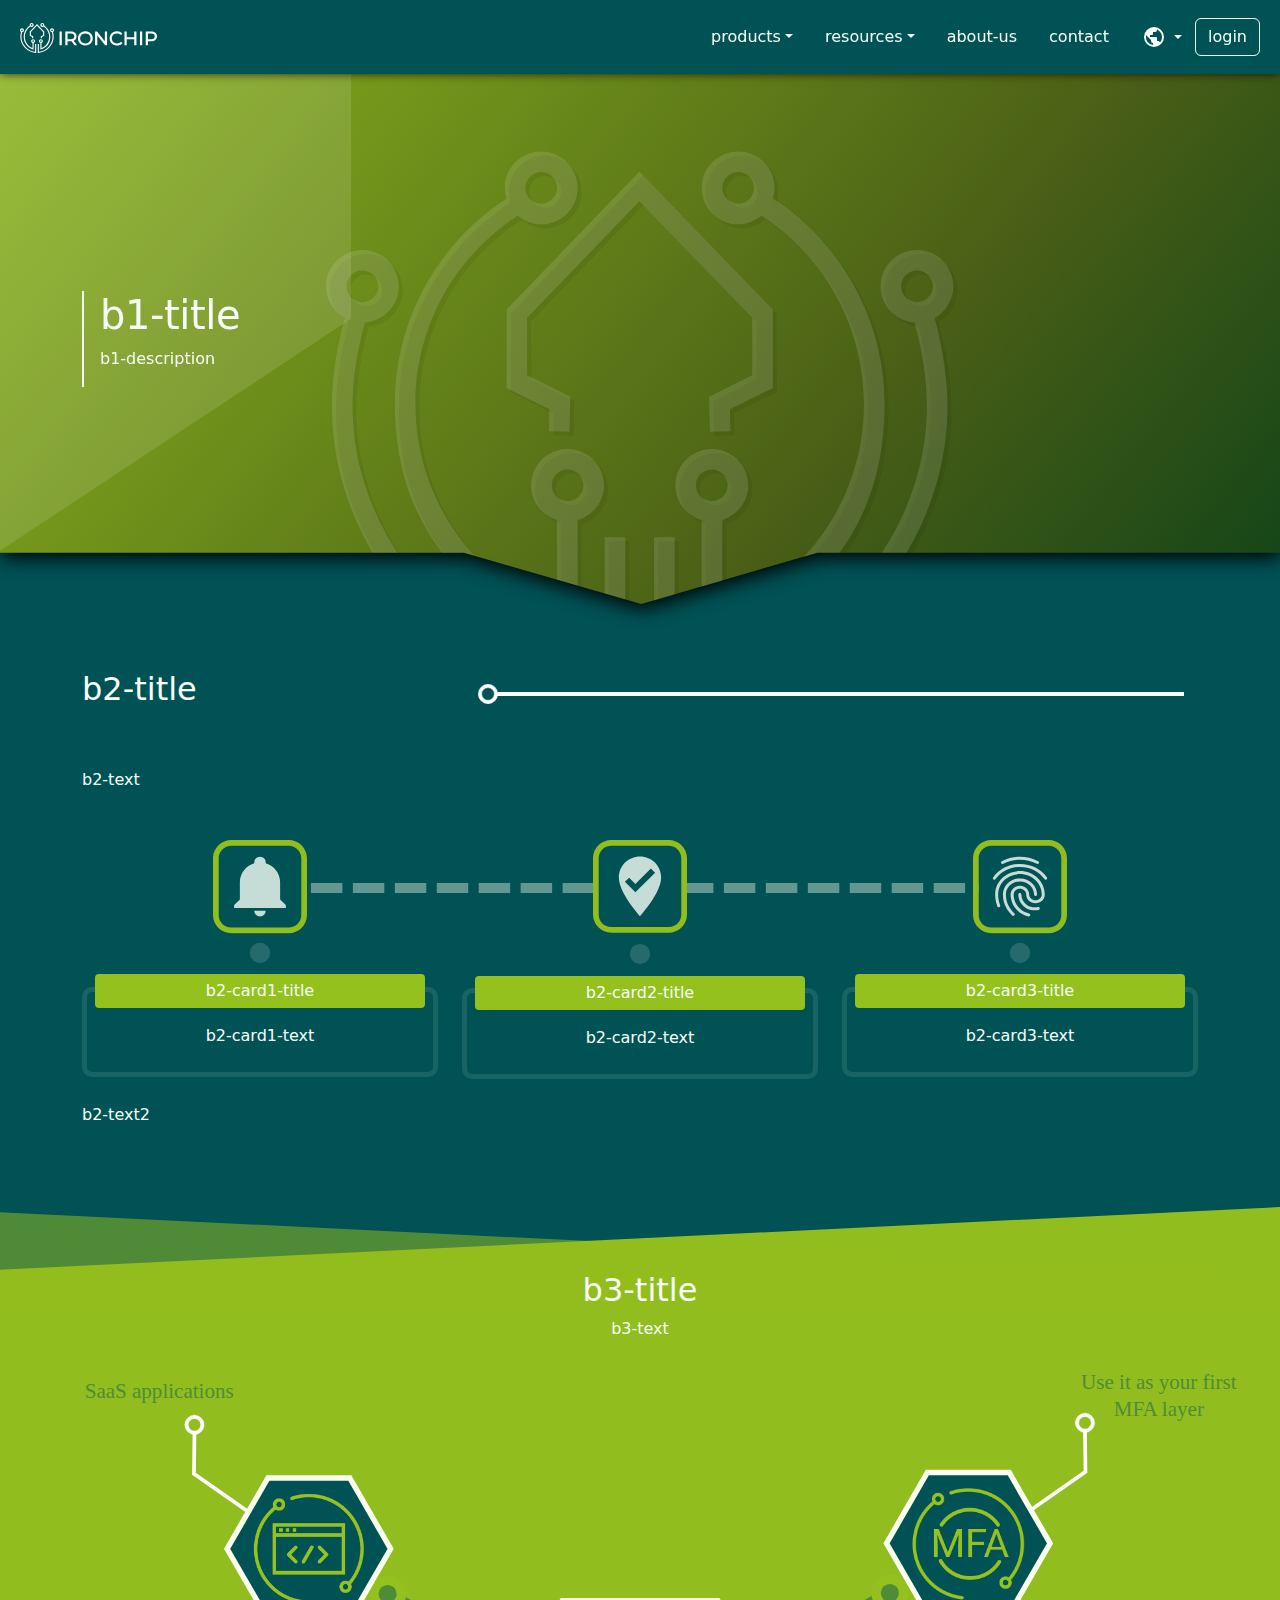
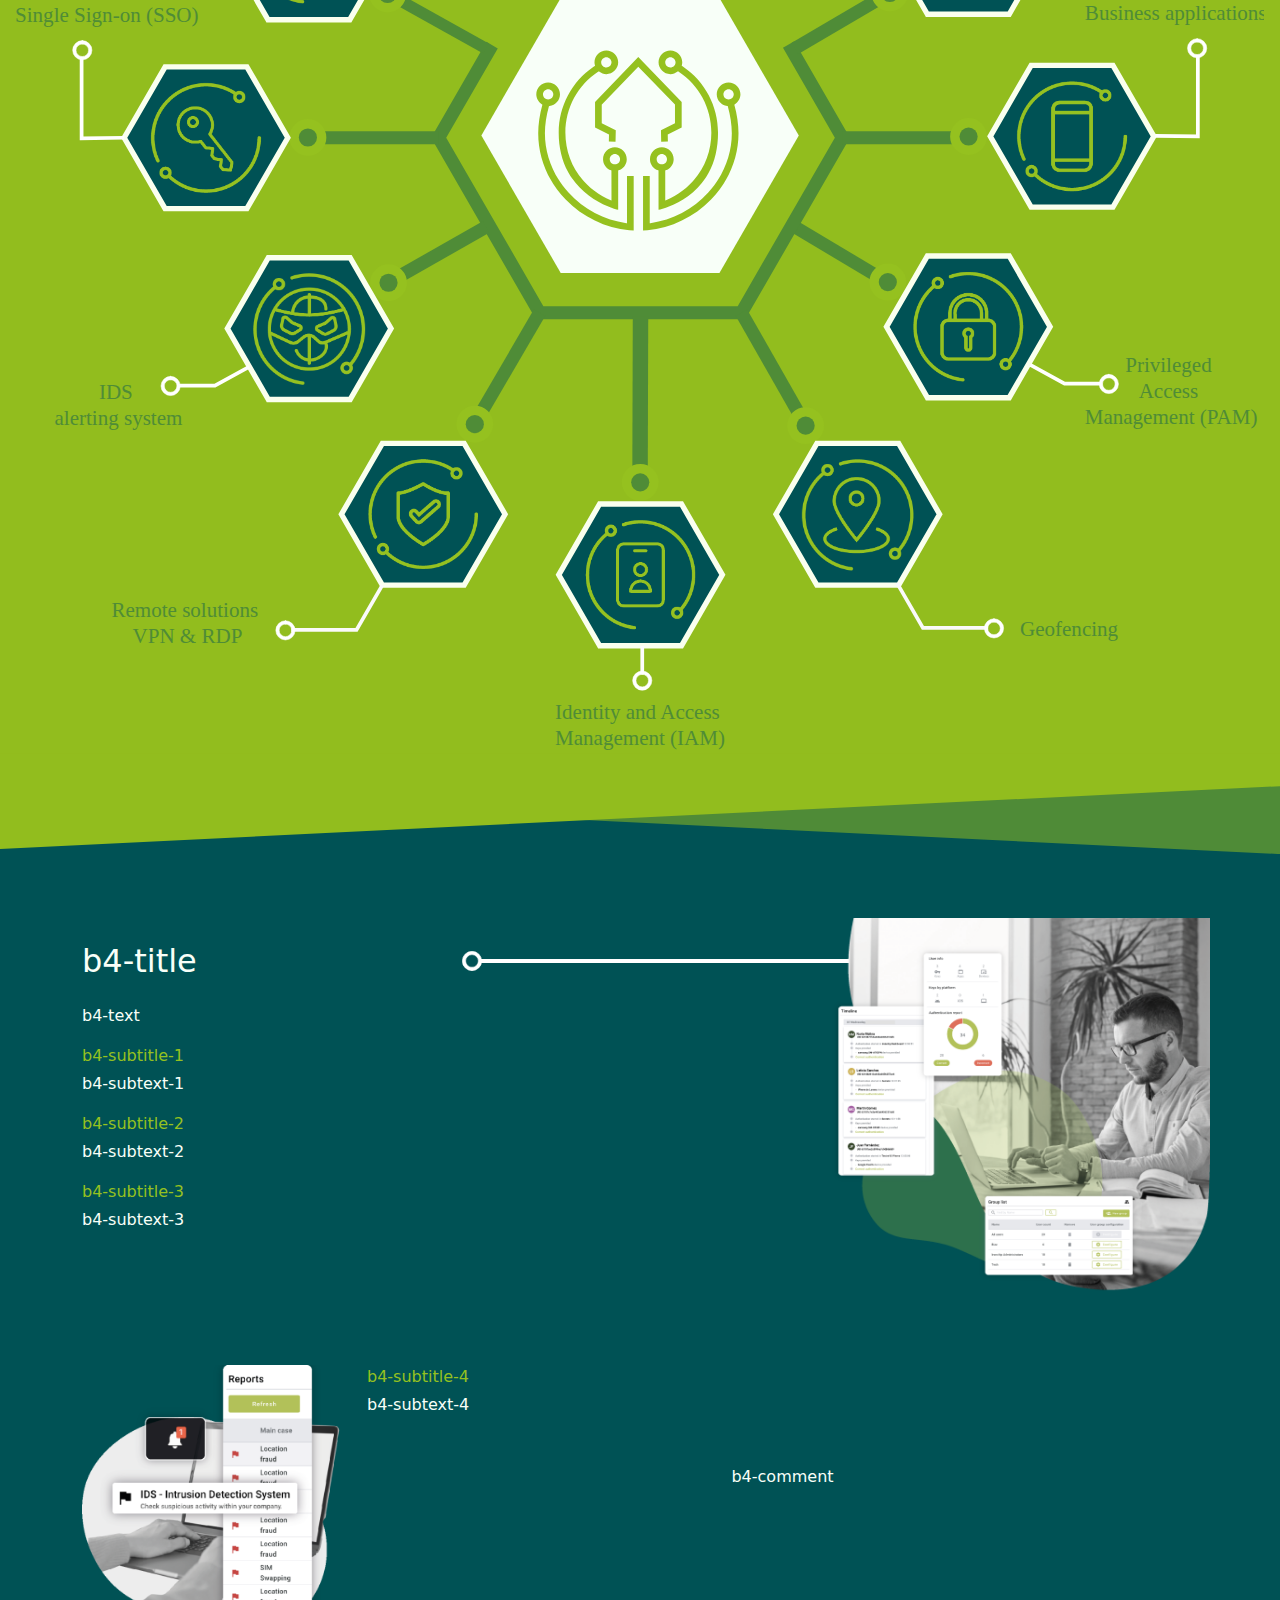
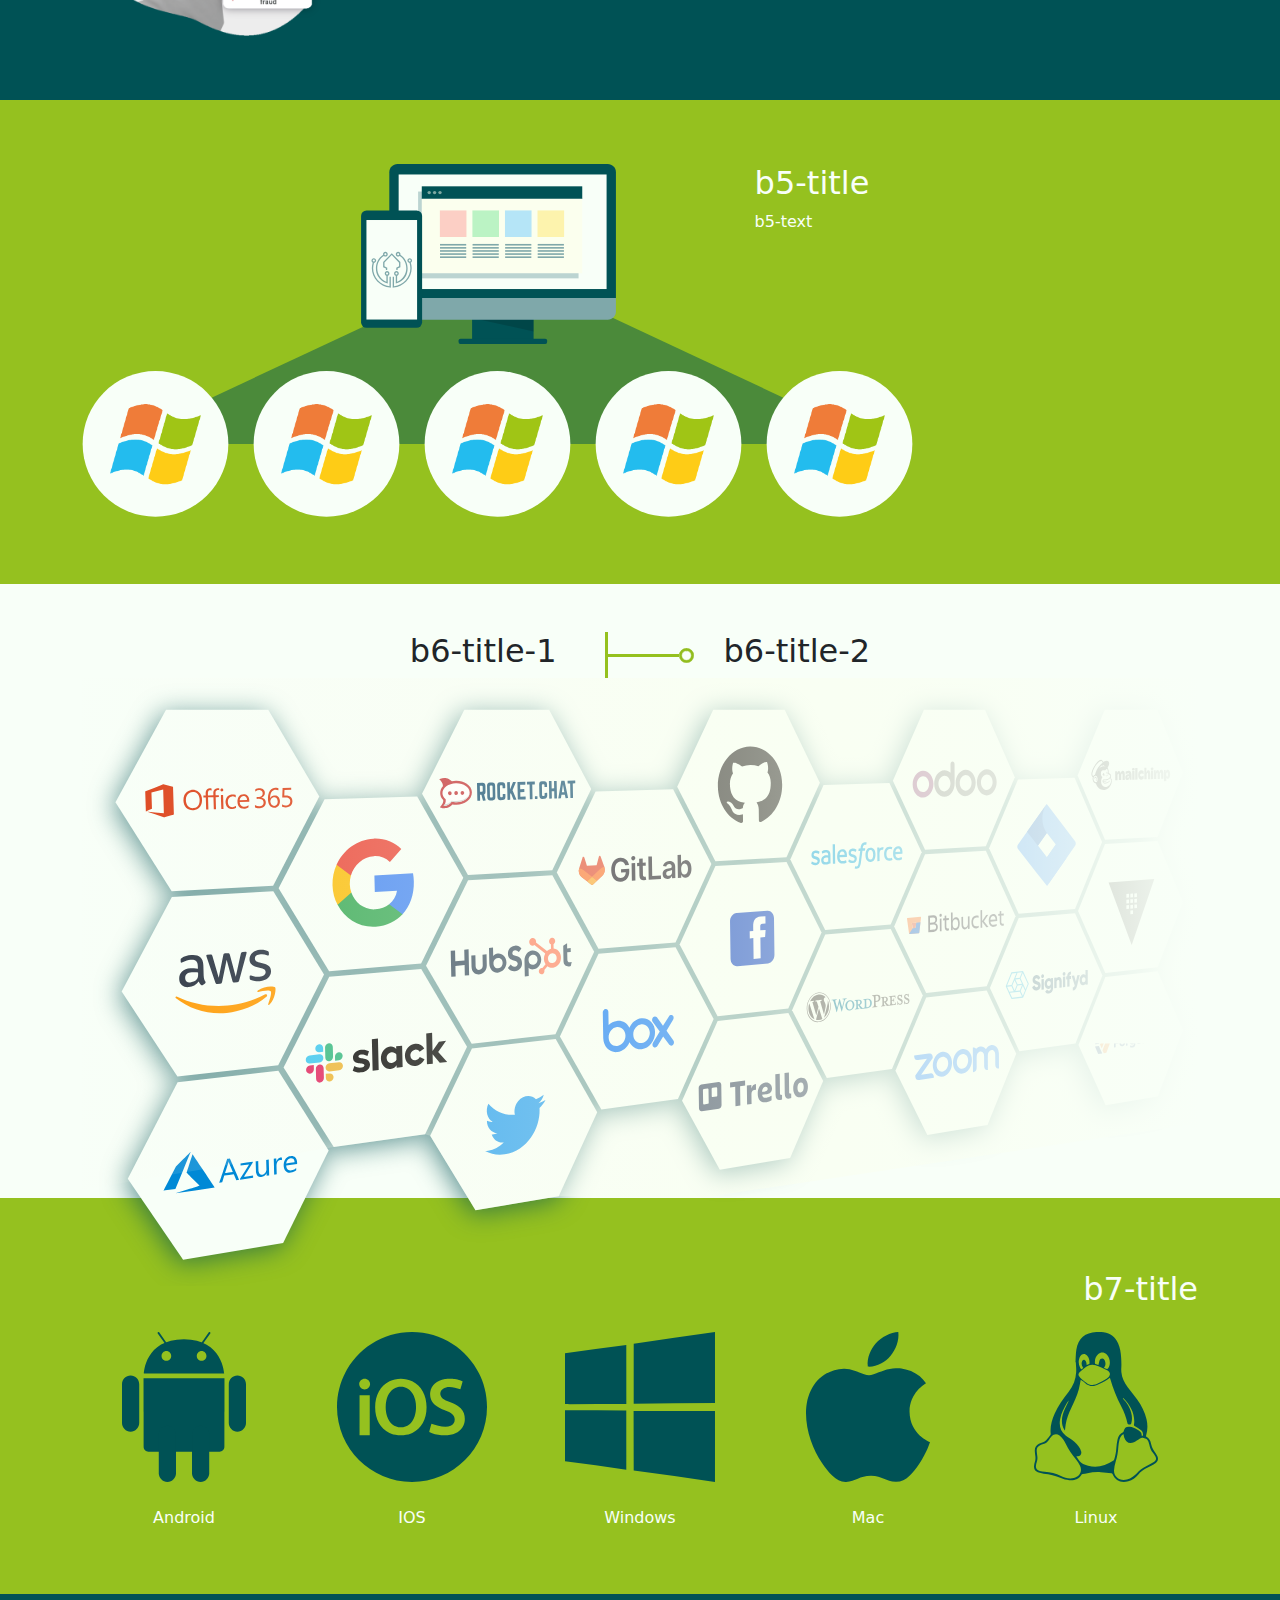
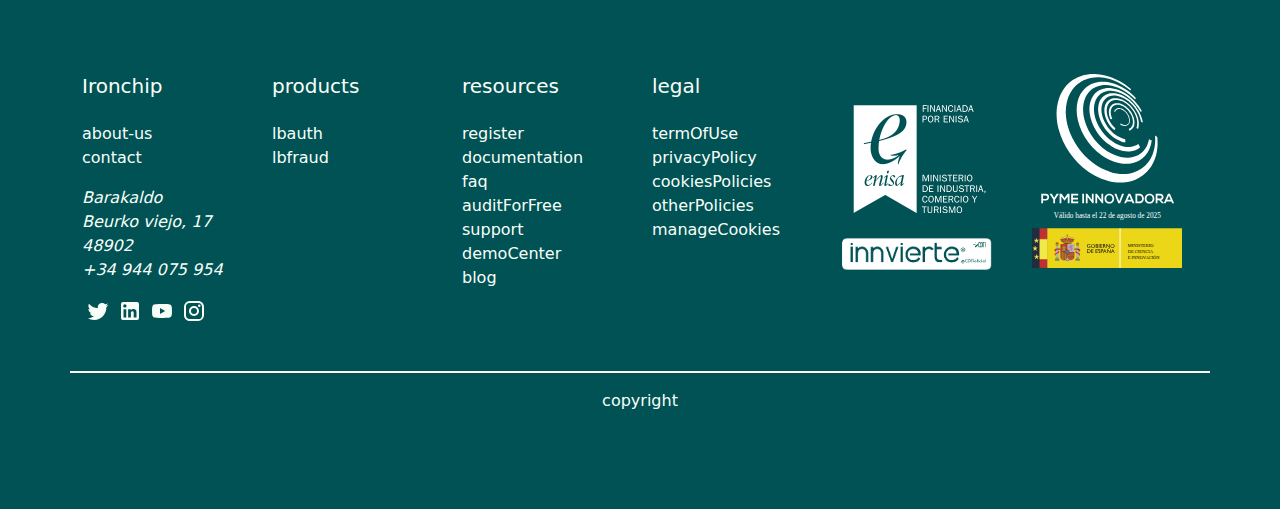
<file: es/products/lbauth/index.html>
<!DOCTYPE html><html lang="en"><head><meta charSet="utf-8"/><meta http-equiv="x-ua-compatible" content="ie=edge"/><meta name="viewport" content="width=device-width, initial-scale=1, shrink-to-fit=no"/><meta name="generator" content="Gatsby 5.0.0"/><style data-href="/styles.d2477f442c0c4dbc949a.css" data-identity="gatsby-global-css">.nav-link{color:#f8fff8!important;margin-left:.5rem;margin-right:.5rem}.dropdown-item a{text-decoration:none}.dropdown-item,.dropdown-item a{color:#005255!important}.navbar-expand-lg .navbar-nav .dropdown-menu{position:absolute;top:3rem}.dropdown-menu .disabled{color:gray!important}.dropdown-menu .active{background-color:gray!important}.dropdown-item:active{background-color:#95c11f!important;color:#f8fff8!important}header .container{margin-left:0;margin-right:0;max-width:100%;width:100%;z-index:100}header{position:-webkit-sticky;position:sticky;top:0;z-index:500}.footer-nav{padding-bottom:5rem;padding-top:5rem}.footer-nav .footer-col{display:flex;flex-direction:column;margin-bottom:3rem}.footer-nav a{width:-webkit-fit-content;width:-moz-fit-content;width:fit-content}.footer-nav a,.footer-nav a:hover{color:var(--color-white);text-decoration:none}.footer-nav a:hover{opacity:.7}.footer-nav [name=spacer],.spacer-line{margin-bottom:1rem}.spacer-line{height:2px;width:100%}@media (min-width:0px) and (max-width:991px){.footer-nav .footer-col{align-items:center}}:root{--border-radius:4px;--font-sans:"Roboto";--font-mono:SFMono-Regular,Menlo,Monaco,Consolas,"Liberation Mono","Courier New",monospace;--size-content:54rem;--size-gutter:var(--space-5);--size-gap:var(--space-6)}html{-webkit-text-size-adjust:100%;background-color:var(--color-disabled);box-sizing:border-box;font:Roboto;font-size:var(--font-md);line-height:var(--line-height-normal);overflow-y:scroll}body{-moz-osx-font-smoothing:grayscale;-webkit-font-smoothing:antialiased;word-wrap:break-word;background-color:var(--color-secondary)!important;color:var(--color-text);font-family:Roboto;font-family:var(--font-sans);font-weight:400;margin-left:auto!important;margin-right:auto!important;max-width:1920px!important;width:100%!important}a{background-color:transparent;color:var(--color-primary);font-weight:500;text-decoration:none;text-decoration-thickness:1.5px;text-underline-offset:2px}a:active,a:hover{outline-width:0;text-decoration:none}abbr[title]{border-bottom:1px dotted rgba(0,0,0,.5);text-decoration:none}b,strong{font-weight:inherit}dfn{font-style:italic}h1{letter-spacing:-.01em;line-height:var(--line-height-dense);margin:0 0 3rem;padding:0}h1>b{color:var(--color-primary)}img{border-style:none;max-width:100%}code,kbd,pre,samp{font-family:var(--font-mono);line-height:inherit}hr{background:rgba(0,0,0,.2);border:none;box-sizing:content-box;height:1px;margin-bottom:calc(var(--space-4) - 1px);margin-left:0;margin-right:0;margin-top:0;overflow:visible;padding:0}*,:after,:before{box-sizing:inherit}dd,dl,fieldset,figure,hgroup,img,ol,p,ul{margin:0;margin-bottom:var(--space-4);padding:0}ol,ul{list-style-image:none;list-style-position:outside;margin-left:var(--space-4)}pre{word-wrap:normal;background:rgba(0,0,0,.04);border-radius:var(--border-radius);font-size:.875rem;line-height:var(--line-height-normal);margin-bottom:var(--space-4);margin-left:0;margin-right:0;padding:var(--space-4)}b,dt,strong,th{font-weight:700}li{margin-bottom:calc(var(--space-4)/2)}ol li,ul li{padding-left:0}li>ol,li>ul{margin-bottom:calc(var(--space-4)/2);margin-left:var(--space-4);margin-top:calc(var(--space-4)/2)}blockquote :last-child,li :last-child,p :last-child{margin-bottom:0}li>p{margin-bottom:calc(var(--space-4)/2)}code,kbd,samp{font-size:.875rem}abbr,acronym{border-bottom:1px dotted rgba(0,0,0,.5);cursor:help}code,tt{background-color:var(--color-code-bg);border-radius:var(--border-radius);color:var(--color-code);font-family:var(--font-mono);padding-bottom:.25em;padding-top:.25em;word-break:normal}pre code{background:none}code:after,code:before,tt:after,tt:before{content:"\00a0";letter-spacing:-.2em}pre code:after,pre code:before,pre tt:after,pre tt:before{content:none}:root{--corporate:#95c11f;--color-text:#f8fff8;--color-primary:#95c11f;--color-secondary:#005255;--color-terciary:#f8fff8;--color-disabled:gray;--font-lg:18px;--font-md:16px;--font-sm:14px;--font-sx:12px;--line-height-loose:1.75;--line-height-normal:1.5;--line-height-dense:1.1;--space-1:4px;--space-2:8px;--space-3:16px;--space-4:24px;--space-5:32px;--space-6:64px}.bg-corporate{background-color:#95c11f}.bg-blue{background-color:#005255}.bg-white{background-color:#f8fff8}.color-corporate{color:#95c11f}.color-blue{color:#005255}.color-white{color:#f8fff8!important}.card-display{-webkit-clip-path:polygon(0 0,100% 0,100% 75%,90% 100%,0 100%);clip-path:polygon(0 0,100% 0,100% 75%,90% 100%,0 100%);color:var(--color-secondary);display:flex;flex-direction:column;min-height:90%!important;padding:1rem}.btn-std{align-self:center;background-color:var(--color-primary)!important;border-radius:.2rem!important;color:var(--color-text)!important;width:-webkit-fit-content;width:-moz-fit-content;width:fit-content}.btn-hex2{display:inline-block;text-align:center;text-decoration:none;-webkit-user-select:none;user-select:none;vertical-align:middle}.btn-hex,.btn-hex2{--btn-raise:1rem;background-color:var(--color-text)!important;-webkit-clip-path:polygon(var(--btn-raise) 0,calc(100% - var(--btn-raise)) 0,100% 50%,calc(100% - var(--btn-raise)) 100%,var(--btn-raise) 100%,0 50%);clip-path:polygon(var(--btn-raise) 0,calc(100% - var(--btn-raise)) 0,100% 50%,calc(100% - var(--btn-raise)) 100%,var(--btn-raise) 100%,0 50%)}.btn-hex{color:var(--color-primary)!important;padding:.375rem 2rem!important}.card-index a{bottom:21px;left:50%;position:relative;transform:translateX(-50%)}.card-type-1{-webkit-clip-path:polygon(0 0,90% 0,100% 25%,100% 100%,0 100%);clip-path:polygon(0 0,90% 0,100% 25%,100% 100%,0 100%)}.card-type-1,.card-type-2{color:var(--color-secondary);min-height:90%!important;padding:1rem}.card-type-2{-webkit-clip-path:polygon(0 0,100% 0,100% 75%,90% 100%,0 100%);clip-path:polygon(0 0,100% 0,100% 75%,90% 100%,0 100%)}.header-bg{align-items:center;background-position-x:center;background-position-y:bottom;display:flex;filter:drop-shadow(1px 5px 10px #000);min-height:530px}.bg-std,.header-bg{background-size:cover}.bg-std{background-position:50%;background-repeat:no-repeat}.shadow-1{box-shadow:-1px 4px 19px -7px rgba(0,0,0,.75)}.shadow-2{box-shadow:0 0 9px 0 rgba(0,0,0,.75)}.shadow-3{filter:drop-shadow(0 2px 4px rgba(0,0,0,.2))}.py-6{padding-bottom:4rem;padding-top:4rem}.hide-xs{display:inherit}.header-line{align-self:center;background-color:#fff;height:4px;margin-left:-2px;margin-right:-2px;width:100%}.z-index-1{z-index:1}.dropdown-menu[data-bs-popper]{top:123%!important}.dropdown-menu{min-width:-webkit-fit-content!important;min-width:-moz-fit-content!important;min-width:fit-content!important}.hex-bg{background-repeat:round;padding-bottom:4rem;padding-top:4rem}:root{--bs-nav-link-color:$white;--bs-dropdown-link-active-bg:$corporate!important;--bs-body-font-family:"Roboto";--bs-blue:#0d6efd;--bs-indigo:#6610f2;--bs-purple:#6f42c1;--bs-pink:#d63384;--bs-red:#dc3545;--bs-orange:#fd7e14;--bs-yellow:#ffc107;--bs-green:#198754;--bs-teal:#20c997;--bs-cyan:#0dcaf0;--bs-black:#000;--bs-white:#f8fff8;--bs-gray:#6c757d;--bs-gray-dark:#343a40;--bs-gray-100:#f8f9fa;--bs-gray-200:#e9ecef;--bs-gray-300:#dee2e6;--bs-gray-400:#ced4da;--bs-gray-500:#adb5bd;--bs-gray-600:#6c757d;--bs-gray-700:#495057;--bs-gray-800:#343a40;--bs-gray-900:#212529;--bs-primary:#95c11f;--bs-secondary:#f8fff8;--bs-primary-rgb:149,193,31;--bs-secondary-rgb:248,255,248;--bs-white-rgb:248,255,248;--bs-black-rgb:0,0,0;--bs-body-color-rgb:33,37,41;--bs-body-bg-rgb:248,255,248;--bs-font-sans-serif:system-ui,-apple-system,"Segoe UI",Roboto,"Helvetica Neue","Noto Sans","Liberation Sans",Arial,sans-serif,"Apple Color Emoji","Segoe UI Emoji","Segoe UI Symbol","Noto Color Emoji";--bs-font-monospace:SFMono-Regular,Menlo,Monaco,Consolas,"Liberation Mono","Courier New",monospace;--bs-gradient:linear-gradient(180deg,rgba(248,255,248,.15),rgba(248,255,248,0));--bs-body-font-family:var(--bs-font-sans-serif);--bs-body-font-size:1rem;--bs-body-font-weight:400;--bs-body-line-height:1.5;--bs-body-color:#212529;--bs-body-bg:#f8fff8;--bs-border-width:1px;--bs-border-style:solid;--bs-border-color:#dee2e6;--bs-border-color-translucent:rgba(0,0,0,.175);--bs-border-radius:0.375rem;--bs-border-radius-sm:0.25rem;--bs-border-radius-lg:0.5rem;--bs-border-radius-xl:1rem;--bs-border-radius-2xl:2rem;--bs-border-radius-pill:50rem;--bs-link-color:#0d6efd;--bs-link-hover-color:#0a58ca;--bs-code-color:#d63384;--bs-highlight-bg:#fff3cd}/*!
 * Bootstrap  v5.2.3 (https://getbootstrap.com/)
 * Copyright 2011-2022 The Bootstrap Authors
 * Copyright 2011-2022 Twitter, Inc.
 * Licensed under MIT (https://github.com/twbs/bootstrap/blob/main/LICENSE)
 */*,:after,:before{box-sizing:border-box}@media(prefers-reduced-motion:no-preference){:root{scroll-behavior:smooth}}body{-webkit-text-size-adjust:100%;-webkit-tap-highlight-color:rgba(0,0,0,0);background-color:var(--bs-body-bg);color:var(--bs-body-color);font-family:var(--bs-body-font-family);font-size:var(--bs-body-font-size);font-weight:var(--bs-body-font-weight);line-height:var(--bs-body-line-height);margin:0;text-align:var(--bs-body-text-align)}hr{border:0;border-top:1px solid;color:inherit;margin:1rem 0;opacity:.25}.h1,.h2,.h3,.h4,.h5,.h6,h1,h2,h3,h4,h5,h6{font-weight:500;line-height:1.2;margin-bottom:.5rem;margin-top:0}.h1,h1{font-size:calc(1.375rem + 1.5vw)}@media(min-width:1200px){.h1,h1{font-size:2.5rem}}.h2,h2{font-size:calc(1.325rem + .9vw)}@media(min-width:1200px){.h2,h2{font-size:2rem}}.h3,h3{font-size:calc(1.3rem + .6vw)}@media(min-width:1200px){.h3,h3{font-size:1.75rem}}.h4,h4{font-size:calc(1.275rem + .3vw)}@media(min-width:1200px){.h4,h4{font-size:1.5rem}}.h5,h5{font-size:1.25rem}.h6,h6{font-size:1rem}p{margin-bottom:1rem;margin-top:0}abbr[title]{cursor:help;-webkit-text-decoration:underline dotted;text-decoration:underline dotted;-webkit-text-decoration-skip-ink:none;text-decoration-skip-ink:none}address{font-style:normal;line-height:inherit;margin-bottom:1rem}ol,ul{padding-left:2rem}dl,ol,ul{margin-bottom:1rem;margin-top:0}ol ol,ol ul,ul ol,ul ul{margin-bottom:0}dt{font-weight:700}dd{margin-bottom:.5rem;margin-left:0}blockquote{margin:0 0 1rem}b,strong{font-weight:bolder}.small,small{font-size:.875em}.mark,mark{background-color:var(--bs-highlight-bg);padding:.1875em}sub,sup{font-size:.75em;line-height:0;position:relative;vertical-align:baseline}sub{bottom:-.25em}sup{top:-.5em}a{color:var(--bs-link-color);text-decoration:underline}a:hover{color:var(--bs-link-hover-color)}a:not([href]):not([class]),a:not([href]):not([class]):hover{color:inherit;text-decoration:none}code,kbd,pre,samp{font-family:var(--bs-font-monospace);font-size:1em}pre{display:block;font-size:.875em;margin-bottom:1rem;margin-top:0;overflow:auto}pre code{color:inherit;font-size:inherit;word-break:normal}code{word-wrap:break-word;color:var(--bs-code-color);font-size:.875em}a>code{color:inherit}kbd{background-color:var(--bs-body-color);border-radius:.25rem;color:var(--bs-body-bg);font-size:.875em;padding:.1875rem .375rem}kbd kbd{font-size:1em;padding:0}figure{margin:0 0 1rem}img,svg{vertical-align:middle}table{border-collapse:collapse;caption-side:bottom}caption{color:#6c757d;padding-bottom:.5rem;padding-top:.5rem;text-align:left}th{text-align:inherit;text-align:-webkit-match-parent}tbody,td,tfoot,th,thead,tr{border:0 solid;border-color:inherit}label{display:inline-block}button{border-radius:0}button:focus:not(:focus-visible){outline:0}button,input,optgroup,select,textarea{font-family:inherit;font-size:inherit;line-height:inherit;margin:0}button,select{text-transform:none}[role=button]{cursor:pointer}select{word-wrap:normal}select:disabled{opacity:1}[list]:not([type=date]):not([type=datetime-local]):not([type=month]):not([type=week]):not([type=time])::-webkit-calendar-picker-indicator{display:none!important}[type=button],[type=reset],[type=submit],button{-webkit-appearance:button}[type=button]:not(:disabled),[type=reset]:not(:disabled),[type=submit]:not(:disabled),button:not(:disabled){cursor:pointer}::-moz-focus-inner{border-style:none;padding:0}textarea{resize:vertical}fieldset{border:0;margin:0;min-width:0;padding:0}legend{float:left;font-size:calc(1.275rem + .3vw);line-height:inherit;margin-bottom:.5rem;padding:0;width:100%}@media(min-width:1200px){legend{font-size:1.5rem}}legend+*{clear:left}::-webkit-datetime-edit-day-field,::-webkit-datetime-edit-fields-wrapper,::-webkit-datetime-edit-hour-field,::-webkit-datetime-edit-minute,::-webkit-datetime-edit-month-field,::-webkit-datetime-edit-text,::-webkit-datetime-edit-year-field{padding:0}::-webkit-inner-spin-button{height:auto}[type=search]{-webkit-appearance:textfield;outline-offset:-2px}::-webkit-search-decoration{-webkit-appearance:none}::-webkit-color-swatch-wrapper{padding:0}::-webkit-file-upload-button{-webkit-appearance:button;font:inherit}::file-selector-button{-webkit-appearance:button;font:inherit}output{display:inline-block}iframe{border:0}summary{cursor:pointer;display:list-item}progress{vertical-align:baseline}[hidden]{display:none!important}.lead{font-size:1.25rem;font-weight:300}.display-1{font-size:calc(1.625rem + 4.5vw);font-weight:300;line-height:1.2}@media(min-width:1200px){.display-1{font-size:5rem}}.display-2{font-size:calc(1.575rem + 3.9vw);font-weight:300;line-height:1.2}@media(min-width:1200px){.display-2{font-size:4.5rem}}.display-3{font-size:calc(1.525rem + 3.3vw);font-weight:300;line-height:1.2}@media(min-width:1200px){.display-3{font-size:4rem}}.display-4{font-size:calc(1.475rem + 2.7vw);font-weight:300;line-height:1.2}@media(min-width:1200px){.display-4{font-size:3.5rem}}.display-5{font-size:calc(1.425rem + 2.1vw);font-weight:300;line-height:1.2}@media(min-width:1200px){.display-5{font-size:3rem}}.display-6{font-size:calc(1.375rem + 1.5vw);font-weight:300;line-height:1.2}@media(min-width:1200px){.display-6{font-size:2.5rem}}.list-inline,.list-unstyled{list-style:none;padding-left:0}.list-inline-item{display:inline-block}.list-inline-item:not(:last-child){margin-right:.5rem}.initialism{font-size:.875em;text-transform:uppercase}.blockquote{font-size:1.25rem;margin-bottom:1rem}.blockquote>:last-child{margin-bottom:0}.blockquote-footer{color:#6c757d;font-size:.875em;margin-bottom:1rem;margin-top:-1rem}.blockquote-footer:before{content:"— "}.img-fluid,.img-thumbnail{height:auto;max-width:100%}.img-thumbnail{background-color:#f8fff8;border:1px solid var(--bs-border-color);border-radius:.375rem;padding:.25rem}.figure{display:inline-block}.figure-img{line-height:1;margin-bottom:.5rem}.figure-caption{color:#6c757d;font-size:.875em}.container,.container-fluid,.container-lg,.container-md,.container-sm,.container-xl,.container-xxl{--bs-gutter-x:1.5rem;--bs-gutter-y:0;margin-left:auto;margin-right:auto;padding-left:calc(var(--bs-gutter-x)*.5);padding-right:calc(var(--bs-gutter-x)*.5);width:100%}@media(min-width:576px){.container,.container-sm{max-width:540px}}@media(min-width:768px){.container,.container-md,.container-sm{max-width:720px}}@media(min-width:992px){.container,.container-lg,.container-md,.container-sm{max-width:960px}}@media(min-width:1200px){.container,.container-lg,.container-md,.container-sm,.container-xl{max-width:1140px}}@media(min-width:1400px){.container,.container-lg,.container-md,.container-sm,.container-xl,.container-xxl{max-width:1320px}}.row{--bs-gutter-x:1.5rem;--bs-gutter-y:0;display:flex;flex-wrap:wrap;margin-left:calc(var(--bs-gutter-x)*-.5);margin-right:calc(var(--bs-gutter-x)*-.5);margin-top:calc(var(--bs-gutter-y)*-1)}.row>*{flex-shrink:0;margin-top:var(--bs-gutter-y);max-width:100%;padding-left:calc(var(--bs-gutter-x)*.5);padding-right:calc(var(--bs-gutter-x)*.5);width:100%}.col{flex:1 0}.row-cols-auto>*{flex:0 0 auto;width:auto}.row-cols-1>*{flex:0 0 auto;width:100%}.row-cols-2>*{flex:0 0 auto;width:50%}.row-cols-3>*{flex:0 0 auto;width:33.3333333333%}.row-cols-4>*{flex:0 0 auto;width:25%}.row-cols-5>*{flex:0 0 auto;width:20%}.row-cols-6>*{flex:0 0 auto;width:16.6666666667%}.col-auto{flex:0 0 auto;width:auto}.col-1{flex:0 0 auto;width:8.33333333%}.col-2{flex:0 0 auto;width:16.66666667%}.col-3{flex:0 0 auto;width:25%}.col-4{flex:0 0 auto;width:33.33333333%}.col-5{flex:0 0 auto;width:41.66666667%}.col-6{flex:0 0 auto;width:50%}.col-7{flex:0 0 auto;width:58.33333333%}.col-8{flex:0 0 auto;width:66.66666667%}.col-9{flex:0 0 auto;width:75%}.col-10{flex:0 0 auto;width:83.33333333%}.col-11{flex:0 0 auto;width:91.66666667%}.col-12{flex:0 0 auto;width:100%}.offset-1{margin-left:8.33333333%}.offset-2{margin-left:16.66666667%}.offset-3{margin-left:25%}.offset-4{margin-left:33.33333333%}.offset-5{margin-left:41.66666667%}.offset-6{margin-left:50%}.offset-7{margin-left:58.33333333%}.offset-8{margin-left:66.66666667%}.offset-9{margin-left:75%}.offset-10{margin-left:83.33333333%}.offset-11{margin-left:91.66666667%}.g-0,.gx-0{--bs-gutter-x:0}.g-0,.gy-0{--bs-gutter-y:0}.g-1,.gx-1{--bs-gutter-x:0.25rem}.g-1,.gy-1{--bs-gutter-y:0.25rem}.g-2,.gx-2{--bs-gutter-x:0.5rem}.g-2,.gy-2{--bs-gutter-y:0.5rem}.g-3,.gx-3{--bs-gutter-x:1rem}.g-3,.gy-3{--bs-gutter-y:1rem}.g-4,.gx-4{--bs-gutter-x:1.5rem}.g-4,.gy-4{--bs-gutter-y:1.5rem}.g-5,.gx-5{--bs-gutter-x:3rem}.g-5,.gy-5{--bs-gutter-y:3rem}@media(min-width:576px){.col-sm{flex:1 0}.row-cols-sm-auto>*{flex:0 0 auto;width:auto}.row-cols-sm-1>*{flex:0 0 auto;width:100%}.row-cols-sm-2>*{flex:0 0 auto;width:50%}.row-cols-sm-3>*{flex:0 0 auto;width:33.3333333333%}.row-cols-sm-4>*{flex:0 0 auto;width:25%}.row-cols-sm-5>*{flex:0 0 auto;width:20%}.row-cols-sm-6>*{flex:0 0 auto;width:16.6666666667%}.col-sm-auto{flex:0 0 auto;width:auto}.col-sm-1{flex:0 0 auto;width:8.33333333%}.col-sm-2{flex:0 0 auto;width:16.66666667%}.col-sm-3{flex:0 0 auto;width:25%}.col-sm-4{flex:0 0 auto;width:33.33333333%}.col-sm-5{flex:0 0 auto;width:41.66666667%}.col-sm-6{flex:0 0 auto;width:50%}.col-sm-7{flex:0 0 auto;width:58.33333333%}.col-sm-8{flex:0 0 auto;width:66.66666667%}.col-sm-9{flex:0 0 auto;width:75%}.col-sm-10{flex:0 0 auto;width:83.33333333%}.col-sm-11{flex:0 0 auto;width:91.66666667%}.col-sm-12{flex:0 0 auto;width:100%}.offset-sm-0{margin-left:0}.offset-sm-1{margin-left:8.33333333%}.offset-sm-2{margin-left:16.66666667%}.offset-sm-3{margin-left:25%}.offset-sm-4{margin-left:33.33333333%}.offset-sm-5{margin-left:41.66666667%}.offset-sm-6{margin-left:50%}.offset-sm-7{margin-left:58.33333333%}.offset-sm-8{margin-left:66.66666667%}.offset-sm-9{margin-left:75%}.offset-sm-10{margin-left:83.33333333%}.offset-sm-11{margin-left:91.66666667%}.g-sm-0,.gx-sm-0{--bs-gutter-x:0}.g-sm-0,.gy-sm-0{--bs-gutter-y:0}.g-sm-1,.gx-sm-1{--bs-gutter-x:0.25rem}.g-sm-1,.gy-sm-1{--bs-gutter-y:0.25rem}.g-sm-2,.gx-sm-2{--bs-gutter-x:0.5rem}.g-sm-2,.gy-sm-2{--bs-gutter-y:0.5rem}.g-sm-3,.gx-sm-3{--bs-gutter-x:1rem}.g-sm-3,.gy-sm-3{--bs-gutter-y:1rem}.g-sm-4,.gx-sm-4{--bs-gutter-x:1.5rem}.g-sm-4,.gy-sm-4{--bs-gutter-y:1.5rem}.g-sm-5,.gx-sm-5{--bs-gutter-x:3rem}.g-sm-5,.gy-sm-5{--bs-gutter-y:3rem}}@media(min-width:768px){.col-md{flex:1 0}.row-cols-md-auto>*{flex:0 0 auto;width:auto}.row-cols-md-1>*{flex:0 0 auto;width:100%}.row-cols-md-2>*{flex:0 0 auto;width:50%}.row-cols-md-3>*{flex:0 0 auto;width:33.3333333333%}.row-cols-md-4>*{flex:0 0 auto;width:25%}.row-cols-md-5>*{flex:0 0 auto;width:20%}.row-cols-md-6>*{flex:0 0 auto;width:16.6666666667%}.col-md-auto{flex:0 0 auto;width:auto}.col-md-1{flex:0 0 auto;width:8.33333333%}.col-md-2{flex:0 0 auto;width:16.66666667%}.col-md-3{flex:0 0 auto;width:25%}.col-md-4{flex:0 0 auto;width:33.33333333%}.col-md-5{flex:0 0 auto;width:41.66666667%}.col-md-6{flex:0 0 auto;width:50%}.col-md-7{flex:0 0 auto;width:58.33333333%}.col-md-8{flex:0 0 auto;width:66.66666667%}.col-md-9{flex:0 0 auto;width:75%}.col-md-10{flex:0 0 auto;width:83.33333333%}.col-md-11{flex:0 0 auto;width:91.66666667%}.col-md-12{flex:0 0 auto;width:100%}.offset-md-0{margin-left:0}.offset-md-1{margin-left:8.33333333%}.offset-md-2{margin-left:16.66666667%}.offset-md-3{margin-left:25%}.offset-md-4{margin-left:33.33333333%}.offset-md-5{margin-left:41.66666667%}.offset-md-6{margin-left:50%}.offset-md-7{margin-left:58.33333333%}.offset-md-8{margin-left:66.66666667%}.offset-md-9{margin-left:75%}.offset-md-10{margin-left:83.33333333%}.offset-md-11{margin-left:91.66666667%}.g-md-0,.gx-md-0{--bs-gutter-x:0}.g-md-0,.gy-md-0{--bs-gutter-y:0}.g-md-1,.gx-md-1{--bs-gutter-x:0.25rem}.g-md-1,.gy-md-1{--bs-gutter-y:0.25rem}.g-md-2,.gx-md-2{--bs-gutter-x:0.5rem}.g-md-2,.gy-md-2{--bs-gutter-y:0.5rem}.g-md-3,.gx-md-3{--bs-gutter-x:1rem}.g-md-3,.gy-md-3{--bs-gutter-y:1rem}.g-md-4,.gx-md-4{--bs-gutter-x:1.5rem}.g-md-4,.gy-md-4{--bs-gutter-y:1.5rem}.g-md-5,.gx-md-5{--bs-gutter-x:3rem}.g-md-5,.gy-md-5{--bs-gutter-y:3rem}}@media(min-width:992px){.col-lg{flex:1 0}.row-cols-lg-auto>*{flex:0 0 auto;width:auto}.row-cols-lg-1>*{flex:0 0 auto;width:100%}.row-cols-lg-2>*{flex:0 0 auto;width:50%}.row-cols-lg-3>*{flex:0 0 auto;width:33.3333333333%}.row-cols-lg-4>*{flex:0 0 auto;width:25%}.row-cols-lg-5>*{flex:0 0 auto;width:20%}.row-cols-lg-6>*{flex:0 0 auto;width:16.6666666667%}.col-lg-auto{flex:0 0 auto;width:auto}.col-lg-1{flex:0 0 auto;width:8.33333333%}.col-lg-2{flex:0 0 auto;width:16.66666667%}.col-lg-3{flex:0 0 auto;width:25%}.col-lg-4{flex:0 0 auto;width:33.33333333%}.col-lg-5{flex:0 0 auto;width:41.66666667%}.col-lg-6{flex:0 0 auto;width:50%}.col-lg-7{flex:0 0 auto;width:58.33333333%}.col-lg-8{flex:0 0 auto;width:66.66666667%}.col-lg-9{flex:0 0 auto;width:75%}.col-lg-10{flex:0 0 auto;width:83.33333333%}.col-lg-11{flex:0 0 auto;width:91.66666667%}.col-lg-12{flex:0 0 auto;width:100%}.offset-lg-0{margin-left:0}.offset-lg-1{margin-left:8.33333333%}.offset-lg-2{margin-left:16.66666667%}.offset-lg-3{margin-left:25%}.offset-lg-4{margin-left:33.33333333%}.offset-lg-5{margin-left:41.66666667%}.offset-lg-6{margin-left:50%}.offset-lg-7{margin-left:58.33333333%}.offset-lg-8{margin-left:66.66666667%}.offset-lg-9{margin-left:75%}.offset-lg-10{margin-left:83.33333333%}.offset-lg-11{margin-left:91.66666667%}.g-lg-0,.gx-lg-0{--bs-gutter-x:0}.g-lg-0,.gy-lg-0{--bs-gutter-y:0}.g-lg-1,.gx-lg-1{--bs-gutter-x:0.25rem}.g-lg-1,.gy-lg-1{--bs-gutter-y:0.25rem}.g-lg-2,.gx-lg-2{--bs-gutter-x:0.5rem}.g-lg-2,.gy-lg-2{--bs-gutter-y:0.5rem}.g-lg-3,.gx-lg-3{--bs-gutter-x:1rem}.g-lg-3,.gy-lg-3{--bs-gutter-y:1rem}.g-lg-4,.gx-lg-4{--bs-gutter-x:1.5rem}.g-lg-4,.gy-lg-4{--bs-gutter-y:1.5rem}.g-lg-5,.gx-lg-5{--bs-gutter-x:3rem}.g-lg-5,.gy-lg-5{--bs-gutter-y:3rem}}@media(min-width:1200px){.col-xl{flex:1 0}.row-cols-xl-auto>*{flex:0 0 auto;width:auto}.row-cols-xl-1>*{flex:0 0 auto;width:100%}.row-cols-xl-2>*{flex:0 0 auto;width:50%}.row-cols-xl-3>*{flex:0 0 auto;width:33.3333333333%}.row-cols-xl-4>*{flex:0 0 auto;width:25%}.row-cols-xl-5>*{flex:0 0 auto;width:20%}.row-cols-xl-6>*{flex:0 0 auto;width:16.6666666667%}.col-xl-auto{flex:0 0 auto;width:auto}.col-xl-1{flex:0 0 auto;width:8.33333333%}.col-xl-2{flex:0 0 auto;width:16.66666667%}.col-xl-3{flex:0 0 auto;width:25%}.col-xl-4{flex:0 0 auto;width:33.33333333%}.col-xl-5{flex:0 0 auto;width:41.66666667%}.col-xl-6{flex:0 0 auto;width:50%}.col-xl-7{flex:0 0 auto;width:58.33333333%}.col-xl-8{flex:0 0 auto;width:66.66666667%}.col-xl-9{flex:0 0 auto;width:75%}.col-xl-10{flex:0 0 auto;width:83.33333333%}.col-xl-11{flex:0 0 auto;width:91.66666667%}.col-xl-12{flex:0 0 auto;width:100%}.offset-xl-0{margin-left:0}.offset-xl-1{margin-left:8.33333333%}.offset-xl-2{margin-left:16.66666667%}.offset-xl-3{margin-left:25%}.offset-xl-4{margin-left:33.33333333%}.offset-xl-5{margin-left:41.66666667%}.offset-xl-6{margin-left:50%}.offset-xl-7{margin-left:58.33333333%}.offset-xl-8{margin-left:66.66666667%}.offset-xl-9{margin-left:75%}.offset-xl-10{margin-left:83.33333333%}.offset-xl-11{margin-left:91.66666667%}.g-xl-0,.gx-xl-0{--bs-gutter-x:0}.g-xl-0,.gy-xl-0{--bs-gutter-y:0}.g-xl-1,.gx-xl-1{--bs-gutter-x:0.25rem}.g-xl-1,.gy-xl-1{--bs-gutter-y:0.25rem}.g-xl-2,.gx-xl-2{--bs-gutter-x:0.5rem}.g-xl-2,.gy-xl-2{--bs-gutter-y:0.5rem}.g-xl-3,.gx-xl-3{--bs-gutter-x:1rem}.g-xl-3,.gy-xl-3{--bs-gutter-y:1rem}.g-xl-4,.gx-xl-4{--bs-gutter-x:1.5rem}.g-xl-4,.gy-xl-4{--bs-gutter-y:1.5rem}.g-xl-5,.gx-xl-5{--bs-gutter-x:3rem}.g-xl-5,.gy-xl-5{--bs-gutter-y:3rem}}@media(min-width:1400px){.col-xxl{flex:1 0}.row-cols-xxl-auto>*{flex:0 0 auto;width:auto}.row-cols-xxl-1>*{flex:0 0 auto;width:100%}.row-cols-xxl-2>*{flex:0 0 auto;width:50%}.row-cols-xxl-3>*{flex:0 0 auto;width:33.3333333333%}.row-cols-xxl-4>*{flex:0 0 auto;width:25%}.row-cols-xxl-5>*{flex:0 0 auto;width:20%}.row-cols-xxl-6>*{flex:0 0 auto;width:16.6666666667%}.col-xxl-auto{flex:0 0 auto;width:auto}.col-xxl-1{flex:0 0 auto;width:8.33333333%}.col-xxl-2{flex:0 0 auto;width:16.66666667%}.col-xxl-3{flex:0 0 auto;width:25%}.col-xxl-4{flex:0 0 auto;width:33.33333333%}.col-xxl-5{flex:0 0 auto;width:41.66666667%}.col-xxl-6{flex:0 0 auto;width:50%}.col-xxl-7{flex:0 0 auto;width:58.33333333%}.col-xxl-8{flex:0 0 auto;width:66.66666667%}.col-xxl-9{flex:0 0 auto;width:75%}.col-xxl-10{flex:0 0 auto;width:83.33333333%}.col-xxl-11{flex:0 0 auto;width:91.66666667%}.col-xxl-12{flex:0 0 auto;width:100%}.offset-xxl-0{margin-left:0}.offset-xxl-1{margin-left:8.33333333%}.offset-xxl-2{margin-left:16.66666667%}.offset-xxl-3{margin-left:25%}.offset-xxl-4{margin-left:33.33333333%}.offset-xxl-5{margin-left:41.66666667%}.offset-xxl-6{margin-left:50%}.offset-xxl-7{margin-left:58.33333333%}.offset-xxl-8{margin-left:66.66666667%}.offset-xxl-9{margin-left:75%}.offset-xxl-10{margin-left:83.33333333%}.offset-xxl-11{margin-left:91.66666667%}.g-xxl-0,.gx-xxl-0{--bs-gutter-x:0}.g-xxl-0,.gy-xxl-0{--bs-gutter-y:0}.g-xxl-1,.gx-xxl-1{--bs-gutter-x:0.25rem}.g-xxl-1,.gy-xxl-1{--bs-gutter-y:0.25rem}.g-xxl-2,.gx-xxl-2{--bs-gutter-x:0.5rem}.g-xxl-2,.gy-xxl-2{--bs-gutter-y:0.5rem}.g-xxl-3,.gx-xxl-3{--bs-gutter-x:1rem}.g-xxl-3,.gy-xxl-3{--bs-gutter-y:1rem}.g-xxl-4,.gx-xxl-4{--bs-gutter-x:1.5rem}.g-xxl-4,.gy-xxl-4{--bs-gutter-y:1.5rem}.g-xxl-5,.gx-xxl-5{--bs-gutter-x:3rem}.g-xxl-5,.gy-xxl-5{--bs-gutter-y:3rem}}.table{--bs-table-color:var(--bs-body-color);--bs-table-bg:transparent;--bs-table-border-color:var(--bs-border-color);--bs-table-accent-bg:transparent;--bs-table-striped-color:var(--bs-body-color);--bs-table-striped-bg:rgba(0,0,0,.05);--bs-table-active-color:var(--bs-body-color);--bs-table-active-bg:rgba(0,0,0,.1);--bs-table-hover-color:var(--bs-body-color);--bs-table-hover-bg:rgba(0,0,0,.075);border-color:var(--bs-table-border-color);color:var(--bs-table-color);margin-bottom:1rem;vertical-align:top;width:100%}.table>:not(caption)>*>*{background-color:var(--bs-table-bg);border-bottom-width:1px;box-shadow:inset 0 0 0 9999px var(--bs-table-accent-bg);padding:.5rem}.table>tbody{vertical-align:inherit}.table>thead{vertical-align:bottom}.table-group-divider{border-top:2px solid}.caption-top{caption-side:top}.table-sm>:not(caption)>*>*{padding:.25rem}.table-bordered>:not(caption)>*{border-width:1px 0}.table-bordered>:not(caption)>*>*{border-width:0 1px}.table-borderless>:not(caption)>*>*{border-bottom-width:0}.table-borderless>:not(:first-child){border-top-width:0}.table-striped-columns>:not(caption)>tr>:nth-child(2n),.table-striped>tbody>tr:nth-of-type(odd)>*{--bs-table-accent-bg:var(--bs-table-striped-bg);color:var(--bs-table-striped-color)}.table-active{--bs-table-accent-bg:var(--bs-table-active-bg);color:var(--bs-table-active-color)}.table-hover>tbody>tr:hover>*{--bs-table-accent-bg:var(--bs-table-hover-bg);color:var(--bs-table-hover-color)}.table-primary{--bs-table-color:#000;--bs-table-bg:#cfe2ff;--bs-table-border-color:#bacbe6;--bs-table-striped-bg:#c5d7f2;--bs-table-striped-color:#000;--bs-table-active-bg:#bacbe6;--bs-table-active-color:#000;--bs-table-hover-bg:#bfd1ec;--bs-table-hover-color:#000}.table-primary,.table-secondary{border-color:var(--bs-table-border-color);color:var(--bs-table-color)}.table-secondary{--bs-table-color:#000;--bs-table-bg:#e2e3e5;--bs-table-border-color:#cbccce;--bs-table-striped-bg:#d7d8da;--bs-table-striped-color:#000;--bs-table-active-bg:#cbccce;--bs-table-active-color:#000;--bs-table-hover-bg:#d1d2d4;--bs-table-hover-color:#000}.table-success{--bs-table-color:#000;--bs-table-bg:#d1e7dd;--bs-table-border-color:#bcd0c7;--bs-table-striped-bg:#c7dbd2;--bs-table-striped-color:#000;--bs-table-active-bg:#bcd0c7;--bs-table-active-color:#000;--bs-table-hover-bg:#c1d6cc;--bs-table-hover-color:#000}.table-info,.table-success{border-color:var(--bs-table-border-color);color:var(--bs-table-color)}.table-info{--bs-table-color:#000;--bs-table-bg:#cff4fc;--bs-table-border-color:#badce3;--bs-table-striped-bg:#c5e8ef;--bs-table-striped-color:#000;--bs-table-active-bg:#badce3;--bs-table-active-color:#000;--bs-table-hover-bg:#bfe2e9;--bs-table-hover-color:#000}.table-warning{--bs-table-color:#000;--bs-table-bg:#fff3cd;--bs-table-border-color:#e6dbb9;--bs-table-striped-bg:#f2e7c3;--bs-table-striped-color:#000;--bs-table-active-bg:#e6dbb9;--bs-table-active-color:#000;--bs-table-hover-bg:#ece1be;--bs-table-hover-color:#000}.table-danger,.table-warning{border-color:var(--bs-table-border-color);color:var(--bs-table-color)}.table-danger{--bs-table-color:#000;--bs-table-bg:#f8d7da;--bs-table-border-color:#dfc2c4;--bs-table-striped-bg:#eccccf;--bs-table-striped-color:#000;--bs-table-active-bg:#dfc2c4;--bs-table-active-color:#000;--bs-table-hover-bg:#e5c7ca;--bs-table-hover-color:#000}.table-light{--bs-table-color:#000;--bs-table-bg:#f8f9fa;--bs-table-border-color:#dfe0e1;--bs-table-striped-bg:#ecedee;--bs-table-striped-color:#000;--bs-table-active-bg:#dfe0e1;--bs-table-active-color:#000;--bs-table-hover-bg:#e5e6e7;--bs-table-hover-color:#000}.table-dark,.table-light{border-color:var(--bs-table-border-color);color:var(--bs-table-color)}.table-dark{--bs-table-color:#f8fff8;--bs-table-bg:#212529;--bs-table-border-color:#373b3e;--bs-table-striped-bg:#2c3033;--bs-table-striped-color:#f8fff8;--bs-table-active-bg:#373b3e;--bs-table-active-color:#f8fff8;--bs-table-hover-bg:#313539;--bs-table-hover-color:#f8fff8}.table-responsive{-webkit-overflow-scrolling:touch;overflow-x:auto}@media(max-width:575.98px){.table-responsive-sm{-webkit-overflow-scrolling:touch;overflow-x:auto}}@media(max-width:767.98px){.table-responsive-md{-webkit-overflow-scrolling:touch;overflow-x:auto}}@media(max-width:991.98px){.table-responsive-lg{-webkit-overflow-scrolling:touch;overflow-x:auto}}@media(max-width:1199.98px){.table-responsive-xl{-webkit-overflow-scrolling:touch;overflow-x:auto}}@media(max-width:1399.98px){.table-responsive-xxl{-webkit-overflow-scrolling:touch;overflow-x:auto}}.form-label{margin-bottom:.5rem}.col-form-label{font-size:inherit;line-height:1.5;margin-bottom:0;padding-bottom:calc(.375rem + 1px);padding-top:calc(.375rem + 1px)}.col-form-label-lg{font-size:1.25rem;padding-bottom:calc(.5rem + 1px);padding-top:calc(.5rem + 1px)}.col-form-label-sm{font-size:.875rem;padding-bottom:calc(.25rem + 1px);padding-top:calc(.25rem + 1px)}.form-text{color:#6c757d;font-size:.875em;margin-top:.25rem}.form-control{-webkit-appearance:none;appearance:none;background-clip:padding-box;background-color:#f8fff8;border:1px solid #ced4da;border-radius:.375rem;color:#212529;display:block;font-size:1rem;font-weight:400;line-height:1.5;padding:.375rem .75rem;transition:border-color .15s ease-in-out,box-shadow .15s ease-in-out;width:100%}@media(prefers-reduced-motion:reduce){.form-control{transition:none}}.form-control[type=file]{overflow:hidden}.form-control[type=file]:not(:disabled):not([readonly]){cursor:pointer}.form-control:focus{background-color:#f8fff8;border-color:#86b7fe;box-shadow:0 0 0 .25rem rgba(13,110,253,.25);color:#212529;outline:0}.form-control::-webkit-date-and-time-value{height:1.5em}.form-control::placeholder{color:#6c757d;opacity:1}.form-control:disabled{background-color:#e9ecef;opacity:1}.form-control::-webkit-file-upload-button{-webkit-margin-end:.75rem;background-color:#e9ecef;border:0 solid;border-color:inherit;border-inline-end-width:1px;border-radius:0;color:#212529;margin:-.375rem -.75rem;margin-inline-end:.75rem;padding:.375rem .75rem;pointer-events:none;-webkit-transition:color .15s ease-in-out,background-color .15s ease-in-out,border-color .15s ease-in-out,box-shadow .15s ease-in-out;transition:color .15s ease-in-out,background-color .15s ease-in-out,border-color .15s ease-in-out,box-shadow .15s ease-in-out}.form-control::file-selector-button{-webkit-margin-end:.75rem;background-color:#e9ecef;border:0 solid;border-color:inherit;border-inline-end-width:1px;border-radius:0;color:#212529;margin:-.375rem -.75rem;margin-inline-end:.75rem;padding:.375rem .75rem;pointer-events:none;transition:color .15s ease-in-out,background-color .15s ease-in-out,border-color .15s ease-in-out,box-shadow .15s ease-in-out}@media(prefers-reduced-motion:reduce){.form-control::-webkit-file-upload-button{-webkit-transition:none;transition:none}.form-control::file-selector-button{transition:none}}.form-control:hover:not(:disabled):not([readonly])::-webkit-file-upload-button{background-color:#dde0e3}.form-control:hover:not(:disabled):not([readonly])::file-selector-button{background-color:#dde0e3}.form-control-plaintext{background-color:transparent;border:solid transparent;border-width:1px 0;color:#212529;display:block;line-height:1.5;margin-bottom:0;padding:.375rem 0;width:100%}.form-control-plaintext:focus{outline:0}.form-control-plaintext.form-control-lg,.form-control-plaintext.form-control-sm{padding-left:0;padding-right:0}.form-control-sm{border-radius:.25rem;font-size:.875rem;min-height:calc(1.5em + .5rem + 2px);padding:.25rem .5rem}.form-control-sm::-webkit-file-upload-button{-webkit-margin-end:.5rem;margin:-.25rem -.5rem;margin-inline-end:.5rem;padding:.25rem .5rem}.form-control-sm::file-selector-button{-webkit-margin-end:.5rem;margin:-.25rem -.5rem;margin-inline-end:.5rem;padding:.25rem .5rem}.form-control-lg{border-radius:.5rem;font-size:1.25rem;min-height:calc(1.5em + 1rem + 2px);padding:.5rem 1rem}.form-control-lg::-webkit-file-upload-button{-webkit-margin-end:1rem;margin:-.5rem -1rem;margin-inline-end:1rem;padding:.5rem 1rem}.form-control-lg::file-selector-button{-webkit-margin-end:1rem;margin:-.5rem -1rem;margin-inline-end:1rem;padding:.5rem 1rem}textarea.form-control{min-height:calc(1.5em + .75rem + 2px)}textarea.form-control-sm{min-height:calc(1.5em + .5rem + 2px)}textarea.form-control-lg{min-height:calc(1.5em + 1rem + 2px)}.form-control-color{height:calc(1.5em + .75rem + 2px);padding:.375rem;width:3rem}.form-control-color:not(:disabled):not([readonly]){cursor:pointer}.form-control-color::-moz-color-swatch{border:0!important;border-radius:.375rem}.form-control-color::-webkit-color-swatch{border-radius:.375rem}.form-control-color.form-control-sm{height:calc(1.5em + .5rem + 2px)}.form-control-color.form-control-lg{height:calc(1.5em + 1rem + 2px)}.form-select{-moz-padding-start:calc(.75rem - 3px);-webkit-appearance:none;appearance:none;background-color:#f8fff8;background-image:url("data:image/svg+xml;charset=utf-8,%3Csvg xmlns='http://www.w3.org/2000/svg' viewBox='0 0 16 16'%3E%3Cpath fill='none' stroke='%23343a40' stroke-linecap='round' stroke-linejoin='round' stroke-width='2' d='m2 5 6 6 6-6'/%3E%3C/svg%3E");background-position:right .75rem center;background-repeat:no-repeat;background-size:16px 12px;border:1px solid #ced4da;border-radius:.375rem;color:#212529;display:block;font-size:1rem;font-weight:400;line-height:1.5;padding:.375rem 2.25rem .375rem .75rem;transition:border-color .15s ease-in-out,box-shadow .15s ease-in-out;width:100%}@media(prefers-reduced-motion:reduce){.form-select{transition:none}}.form-select:focus{border-color:#86b7fe;box-shadow:0 0 0 .25rem rgba(13,110,253,.25);outline:0}.form-select[multiple],.form-select[size]:not([size="1"]){background-image:none;padding-right:.75rem}.form-select:disabled{background-color:#e9ecef}.form-select:-moz-focusring{color:transparent;text-shadow:0 0 0 #212529}.form-select-sm{border-radius:.25rem;font-size:.875rem;padding-bottom:.25rem;padding-left:.5rem;padding-top:.25rem}.form-select-lg{border-radius:.5rem;font-size:1.25rem;padding-bottom:.5rem;padding-left:1rem;padding-top:.5rem}.form-check{display:block;margin-bottom:.125rem;min-height:1.5rem;padding-left:1.5em}.form-check .form-check-input{float:left;margin-left:-1.5em}.form-check-reverse{padding-left:0;padding-right:1.5em;text-align:right}.form-check-reverse .form-check-input{float:right;margin-left:0;margin-right:-1.5em}.form-check-input{-webkit-appearance:none;appearance:none;background-color:#f8fff8;background-position:50%;background-repeat:no-repeat;background-size:contain;border:1px solid rgba(0,0,0,.25);height:1em;margin-top:.25em;-webkit-print-color-adjust:exact;print-color-adjust:exact;vertical-align:top;width:1em}.form-check-input[type=checkbox]{border-radius:.25em}.form-check-input[type=radio]{border-radius:50%}.form-check-input:active{filter:brightness(90%)}.form-check-input:focus{border-color:#86b7fe;box-shadow:0 0 0 .25rem rgba(13,110,253,.25);outline:0}.form-check-input:checked{background-color:#0d6efd;border-color:#0d6efd}.form-check-input:checked[type=checkbox]{background-image:url("data:image/svg+xml;charset=utf-8,%3Csvg xmlns='http://www.w3.org/2000/svg' viewBox='0 0 20 20'%3E%3Cpath fill='none' stroke='%23f8fff8' stroke-linecap='round' stroke-linejoin='round' stroke-width='3' d='m6 10 3 3 6-6'/%3E%3C/svg%3E")}.form-check-input:checked[type=radio]{background-image:url("data:image/svg+xml;charset=utf-8,%3Csvg xmlns='http://www.w3.org/2000/svg' viewBox='-4 -4 8 8'%3E%3Ccircle r='2' fill='%23f8fff8'/%3E%3C/svg%3E")}.form-check-input[type=checkbox]:indeterminate{background-color:#0d6efd;background-image:url("data:image/svg+xml;charset=utf-8,%3Csvg xmlns='http://www.w3.org/2000/svg' viewBox='0 0 20 20'%3E%3Cpath fill='none' stroke='%23f8fff8' stroke-linecap='round' stroke-linejoin='round' stroke-width='3' d='M6 10h8'/%3E%3C/svg%3E");border-color:#0d6efd}.form-check-input:disabled{filter:none;opacity:.5;pointer-events:none}.form-check-input:disabled~.form-check-label,.form-check-input[disabled]~.form-check-label{cursor:default;opacity:.5}.form-switch{padding-left:2.5em}.form-switch .form-check-input{background-image:url("data:image/svg+xml;charset=utf-8,%3Csvg xmlns='http://www.w3.org/2000/svg' viewBox='-4 -4 8 8'%3E%3Ccircle r='3' fill='rgba(0, 0, 0, 0.25)'/%3E%3C/svg%3E");background-position:0;border-radius:2em;margin-left:-2.5em;transition:background-position .15s ease-in-out;width:2em}@media(prefers-reduced-motion:reduce){.form-switch .form-check-input{transition:none}}.form-switch .form-check-input:focus{background-image:url("data:image/svg+xml;charset=utf-8,%3Csvg xmlns='http://www.w3.org/2000/svg' viewBox='-4 -4 8 8'%3E%3Ccircle r='3' fill='%2386b7fe'/%3E%3C/svg%3E")}.form-switch .form-check-input:checked{background-image:url("data:image/svg+xml;charset=utf-8,%3Csvg xmlns='http://www.w3.org/2000/svg' viewBox='-4 -4 8 8'%3E%3Ccircle r='3' fill='%23f8fff8'/%3E%3C/svg%3E");background-position:100%}.form-switch.form-check-reverse{padding-left:0;padding-right:2.5em}.form-switch.form-check-reverse .form-check-input{margin-left:0;margin-right:-2.5em}.form-check-inline{display:inline-block;margin-right:1rem}.btn-check{clip:rect(0,0,0,0);pointer-events:none;position:absolute}.btn-check:disabled+.btn,.btn-check[disabled]+.btn{filter:none;opacity:.65;pointer-events:none}.form-range{-webkit-appearance:none;appearance:none;background-color:transparent;height:1.5rem;padding:0;width:100%}.form-range:focus{outline:0}.form-range:focus::-webkit-slider-thumb{box-shadow:0 0 0 1px #f8fff8,0 0 0 .25rem rgba(13,110,253,.25)}.form-range:focus::-moz-range-thumb{box-shadow:0 0 0 1px #f8fff8,0 0 0 .25rem rgba(13,110,253,.25)}.form-range::-moz-focus-outer{border:0}.form-range::-webkit-slider-thumb{-webkit-appearance:none;appearance:none;background-color:#0d6efd;border:0;border-radius:1rem;height:1rem;margin-top:-.25rem;-webkit-transition:background-color .15s ease-in-out,border-color .15s ease-in-out,box-shadow .15s ease-in-out;transition:background-color .15s ease-in-out,border-color .15s ease-in-out,box-shadow .15s ease-in-out;width:1rem}@media(prefers-reduced-motion:reduce){.form-range::-webkit-slider-thumb{-webkit-transition:none;transition:none}}.form-range::-webkit-slider-thumb:active{background-color:#b6d4fe}.form-range::-webkit-slider-runnable-track{background-color:#dee2e6;border-color:transparent;border-radius:1rem;color:transparent;cursor:pointer;height:.5rem;width:100%}.form-range::-moz-range-thumb{appearance:none;background-color:#0d6efd;border:0;border-radius:1rem;height:1rem;-moz-transition:background-color .15s ease-in-out,border-color .15s ease-in-out,box-shadow .15s ease-in-out;transition:background-color .15s ease-in-out,border-color .15s ease-in-out,box-shadow .15s ease-in-out;width:1rem}@media(prefers-reduced-motion:reduce){.form-range::-moz-range-thumb{-moz-transition:none;transition:none}}.form-range::-moz-range-thumb:active{background-color:#b6d4fe}.form-range::-moz-range-track{background-color:#dee2e6;border-color:transparent;border-radius:1rem;color:transparent;cursor:pointer;height:.5rem;width:100%}.form-range:disabled{pointer-events:none}.form-range:disabled::-webkit-slider-thumb{background-color:#adb5bd}.form-range:disabled::-moz-range-thumb{background-color:#adb5bd}.form-floating{position:relative}.form-floating>.form-control,.form-floating>.form-control-plaintext,.form-floating>.form-select{height:calc(3.5rem + 2px);line-height:1.25}.form-floating>label{border:1px solid transparent;height:100%;left:0;overflow:hidden;padding:1rem .75rem;pointer-events:none;position:absolute;text-align:start;text-overflow:ellipsis;top:0;transform-origin:0 0;transition:opacity .1s ease-in-out,transform .1s ease-in-out;white-space:nowrap;width:100%}@media(prefers-reduced-motion:reduce){.form-floating>label{transition:none}}.form-floating>.form-control,.form-floating>.form-control-plaintext{padding:1rem .75rem}.form-floating>.form-control-plaintext::placeholder,.form-floating>.form-control::placeholder{color:transparent}.form-floating>.form-control-plaintext:focus,.form-floating>.form-control-plaintext:not(:placeholder-shown),.form-floating>.form-control:focus,.form-floating>.form-control:not(:placeholder-shown){padding-bottom:.625rem;padding-top:1.625rem}.form-floating>.form-control-plaintext:-webkit-autofill,.form-floating>.form-control:-webkit-autofill{padding-bottom:.625rem;padding-top:1.625rem}.form-floating>.form-select{padding-bottom:.625rem;padding-top:1.625rem}.form-floating>.form-control-plaintext~label,.form-floating>.form-control:focus~label,.form-floating>.form-control:not(:placeholder-shown)~label,.form-floating>.form-select~label{opacity:.65;transform:scale(.85) translateY(-.5rem) translateX(.15rem)}.form-floating>.form-control:-webkit-autofill~label{opacity:.65;transform:scale(.85) translateY(-.5rem) translateX(.15rem)}.form-floating>.form-control-plaintext~label{border-width:1px 0}.input-group{align-items:stretch;display:flex;flex-wrap:wrap;position:relative;width:100%}.input-group>.form-control,.input-group>.form-floating,.input-group>.form-select{flex:1 1 auto;min-width:0;position:relative;width:1%}.input-group>.form-control:focus,.input-group>.form-floating:focus-within,.input-group>.form-select:focus{z-index:5}.input-group .btn{position:relative;z-index:2}.input-group .btn:focus{z-index:5}.input-group-text{align-items:center;background-color:#e9ecef;border:1px solid #ced4da;border-radius:.375rem;color:#212529;display:flex;font-size:1rem;font-weight:400;line-height:1.5;padding:.375rem .75rem;text-align:center;white-space:nowrap}.input-group-lg>.btn,.input-group-lg>.form-control,.input-group-lg>.form-select,.input-group-lg>.input-group-text{border-radius:.5rem;font-size:1.25rem;padding:.5rem 1rem}.input-group-sm>.btn,.input-group-sm>.form-control,.input-group-sm>.form-select,.input-group-sm>.input-group-text{border-radius:.25rem;font-size:.875rem;padding:.25rem .5rem}.input-group-lg>.form-select,.input-group-sm>.form-select{padding-right:3rem}.input-group.has-validation>.dropdown-toggle:nth-last-child(n+4),.input-group.has-validation>.form-floating:nth-last-child(n+3)>.form-control,.input-group.has-validation>.form-floating:nth-last-child(n+3)>.form-select,.input-group.has-validation>:nth-last-child(n+3):not(.dropdown-toggle):not(.dropdown-menu):not(.form-floating),.input-group:not(.has-validation)>.dropdown-toggle:nth-last-child(n+3),.input-group:not(.has-validation)>.form-floating:not(:last-child)>.form-control,.input-group:not(.has-validation)>.form-floating:not(:last-child)>.form-select,.input-group:not(.has-validation)>:not(:last-child):not(.dropdown-toggle):not(.dropdown-menu):not(.form-floating){border-bottom-right-radius:0;border-top-right-radius:0}.input-group>:not(:first-child):not(.dropdown-menu):not(.valid-tooltip):not(.valid-feedback):not(.invalid-tooltip):not(.invalid-feedback){border-bottom-left-radius:0;border-top-left-radius:0;margin-left:-1px}.input-group>.form-floating:not(:first-child)>.form-control,.input-group>.form-floating:not(:first-child)>.form-select{border-bottom-left-radius:0;border-top-left-radius:0}.valid-feedback{color:#198754;display:none;font-size:.875em;margin-top:.25rem;width:100%}.valid-tooltip{background-color:rgba(25,135,84,.9);border-radius:.375rem;color:#000;display:none;font-size:.875rem;margin-top:.1rem;max-width:100%;padding:.25rem .5rem;position:absolute;top:100%;z-index:5}.is-valid~.valid-feedback,.is-valid~.valid-tooltip,.was-validated :valid~.valid-feedback,.was-validated :valid~.valid-tooltip{display:block}.form-control.is-valid,.was-validated .form-control:valid{background-image:url("data:image/svg+xml;charset=utf-8,%3Csvg xmlns='http://www.w3.org/2000/svg' viewBox='0 0 8 8'%3E%3Cpath fill='%23198754' d='M2.3 6.73.6 4.53c-.4-1.04.46-1.4 1.1-.8l1.1 1.4 3.4-3.8c.6-.63 1.6-.27 1.2.7l-4 4.6c-.43.5-.8.4-1.1.1z'/%3E%3C/svg%3E");background-position:right calc(.375em + .1875rem) center;background-repeat:no-repeat;background-size:calc(.75em + .375rem) calc(.75em + .375rem);border-color:#198754;padding-right:calc(1.5em + .75rem)}.form-control.is-valid:focus,.was-validated .form-control:valid:focus{border-color:#198754;box-shadow:0 0 0 .25rem rgba(25,135,84,.25)}.was-validated textarea.form-control:valid,textarea.form-control.is-valid{background-position:top calc(.375em + .1875rem) right calc(.375em + .1875rem);padding-right:calc(1.5em + .75rem)}.form-select.is-valid,.was-validated .form-select:valid{border-color:#198754}.form-select.is-valid:not([multiple]):not([size]),.form-select.is-valid:not([multiple])[size="1"],.was-validated .form-select:valid:not([multiple]):not([size]),.was-validated .form-select:valid:not([multiple])[size="1"]{background-image:url("data:image/svg+xml;charset=utf-8,%3Csvg xmlns='http://www.w3.org/2000/svg' viewBox='0 0 16 16'%3E%3Cpath fill='none' stroke='%23343a40' stroke-linecap='round' stroke-linejoin='round' stroke-width='2' d='m2 5 6 6 6-6'/%3E%3C/svg%3E"),url("data:image/svg+xml;charset=utf-8,%3Csvg xmlns='http://www.w3.org/2000/svg' viewBox='0 0 8 8'%3E%3Cpath fill='%23198754' d='M2.3 6.73.6 4.53c-.4-1.04.46-1.4 1.1-.8l1.1 1.4 3.4-3.8c.6-.63 1.6-.27 1.2.7l-4 4.6c-.43.5-.8.4-1.1.1z'/%3E%3C/svg%3E");background-position:right .75rem center,center right 2.25rem;background-size:16px 12px,calc(.75em + .375rem) calc(.75em + .375rem);padding-right:4.125rem}.form-select.is-valid:focus,.was-validated .form-select:valid:focus{border-color:#198754;box-shadow:0 0 0 .25rem rgba(25,135,84,.25)}.form-control-color.is-valid,.was-validated .form-control-color:valid{width:calc(3.75rem + 1.5em)}.form-check-input.is-valid,.was-validated .form-check-input:valid{border-color:#198754}.form-check-input.is-valid:checked,.was-validated .form-check-input:valid:checked{background-color:#198754}.form-check-input.is-valid:focus,.was-validated .form-check-input:valid:focus{box-shadow:0 0 0 .25rem rgba(25,135,84,.25)}.form-check-input.is-valid~.form-check-label,.was-validated .form-check-input:valid~.form-check-label{color:#198754}.form-check-inline .form-check-input~.valid-feedback{margin-left:.5em}.input-group>.form-control:not(:focus).is-valid,.input-group>.form-floating:not(:focus-within).is-valid,.input-group>.form-select:not(:focus).is-valid,.was-validated .input-group>.form-control:not(:focus):valid,.was-validated .input-group>.form-floating:not(:focus-within):valid,.was-validated .input-group>.form-select:not(:focus):valid{z-index:3}.invalid-feedback{color:#dc3545;display:none;font-size:.875em;margin-top:.25rem;width:100%}.invalid-tooltip{background-color:rgba(220,53,69,.9);border-radius:.375rem;color:#000;display:none;font-size:.875rem;margin-top:.1rem;max-width:100%;padding:.25rem .5rem;position:absolute;top:100%;z-index:5}.is-invalid~.invalid-feedback,.is-invalid~.invalid-tooltip,.was-validated :invalid~.invalid-feedback,.was-validated :invalid~.invalid-tooltip{display:block}.form-control.is-invalid,.was-validated .form-control:invalid{background-image:url("data:image/svg+xml;charset=utf-8,%3Csvg xmlns='http://www.w3.org/2000/svg' width='12' height='12' fill='none' stroke='%23dc3545' viewBox='0 0 12 12'%3E%3Ccircle cx='6' cy='6' r='4.5'/%3E%3Cpath stroke-linejoin='round' d='M5.8 3.6h.4L6 6.5z'/%3E%3Ccircle cx='6' cy='8.2' r='.6' fill='%23dc3545' stroke='none'/%3E%3C/svg%3E");background-position:right calc(.375em + .1875rem) center;background-repeat:no-repeat;background-size:calc(.75em + .375rem) calc(.75em + .375rem);border-color:#dc3545;padding-right:calc(1.5em + .75rem)}.form-control.is-invalid:focus,.was-validated .form-control:invalid:focus{border-color:#dc3545;box-shadow:0 0 0 .25rem rgba(220,53,69,.25)}.was-validated textarea.form-control:invalid,textarea.form-control.is-invalid{background-position:top calc(.375em + .1875rem) right calc(.375em + .1875rem);padding-right:calc(1.5em + .75rem)}.form-select.is-invalid,.was-validated .form-select:invalid{border-color:#dc3545}.form-select.is-invalid:not([multiple]):not([size]),.form-select.is-invalid:not([multiple])[size="1"],.was-validated .form-select:invalid:not([multiple]):not([size]),.was-validated .form-select:invalid:not([multiple])[size="1"]{background-image:url("data:image/svg+xml;charset=utf-8,%3Csvg xmlns='http://www.w3.org/2000/svg' viewBox='0 0 16 16'%3E%3Cpath fill='none' stroke='%23343a40' stroke-linecap='round' stroke-linejoin='round' stroke-width='2' d='m2 5 6 6 6-6'/%3E%3C/svg%3E"),url("data:image/svg+xml;charset=utf-8,%3Csvg xmlns='http://www.w3.org/2000/svg' width='12' height='12' fill='none' stroke='%23dc3545' viewBox='0 0 12 12'%3E%3Ccircle cx='6' cy='6' r='4.5'/%3E%3Cpath stroke-linejoin='round' d='M5.8 3.6h.4L6 6.5z'/%3E%3Ccircle cx='6' cy='8.2' r='.6' fill='%23dc3545' stroke='none'/%3E%3C/svg%3E");background-position:right .75rem center,center right 2.25rem;background-size:16px 12px,calc(.75em + .375rem) calc(.75em + .375rem);padding-right:4.125rem}.form-select.is-invalid:focus,.was-validated .form-select:invalid:focus{border-color:#dc3545;box-shadow:0 0 0 .25rem rgba(220,53,69,.25)}.form-control-color.is-invalid,.was-validated .form-control-color:invalid{width:calc(3.75rem + 1.5em)}.form-check-input.is-invalid,.was-validated .form-check-input:invalid{border-color:#dc3545}.form-check-input.is-invalid:checked,.was-validated .form-check-input:invalid:checked{background-color:#dc3545}.form-check-input.is-invalid:focus,.was-validated .form-check-input:invalid:focus{box-shadow:0 0 0 .25rem rgba(220,53,69,.25)}.form-check-input.is-invalid~.form-check-label,.was-validated .form-check-input:invalid~.form-check-label{color:#dc3545}.form-check-inline .form-check-input~.invalid-feedback{margin-left:.5em}.input-group>.form-control:not(:focus).is-invalid,.input-group>.form-floating:not(:focus-within).is-invalid,.input-group>.form-select:not(:focus).is-invalid,.was-validated .input-group>.form-control:not(:focus):invalid,.was-validated .input-group>.form-floating:not(:focus-within):invalid,.was-validated .input-group>.form-select:not(:focus):invalid{z-index:4}.btn{--bs-btn-padding-x:0.75rem;--bs-btn-padding-y:0.375rem;--bs-btn-font-family: ;--bs-btn-font-size:1rem;--bs-btn-font-weight:400;--bs-btn-line-height:1.5;--bs-btn-color:#212529;--bs-btn-bg:transparent;--bs-btn-border-width:1px;--bs-btn-border-color:transparent;--bs-btn-border-radius:0.375rem;--bs-btn-hover-border-color:transparent;--bs-btn-box-shadow:inset 0 1px 0 rgba(248,255,248,.15),0 1px 1px rgba(0,0,0,.075);--bs-btn-disabled-opacity:0.65;--bs-btn-focus-box-shadow:0 0 0 0.25rem rgba(var(--bs-btn-focus-shadow-rgb),.5);background-color:var(--bs-btn-bg);border:var(--bs-btn-border-width) solid var(--bs-btn-border-color);border-radius:var(--bs-btn-border-radius);color:var(--bs-btn-color);cursor:pointer;display:inline-block;font-family:var(--bs-btn-font-family);font-size:var(--bs-btn-font-size);font-weight:var(--bs-btn-font-weight);line-height:var(--bs-btn-line-height);padding:var(--bs-btn-padding-y) var(--bs-btn-padding-x);text-align:center;text-decoration:none;transition:color .15s ease-in-out,background-color .15s ease-in-out,border-color .15s ease-in-out,box-shadow .15s ease-in-out;-webkit-user-select:none;user-select:none;vertical-align:middle}@media(prefers-reduced-motion:reduce){.btn{transition:none}}.btn:hover{background-color:var(--bs-btn-hover-bg);border-color:var(--bs-btn-hover-border-color);color:var(--bs-btn-hover-color)}.btn-check+.btn:hover{background-color:var(--bs-btn-bg);border-color:var(--bs-btn-border-color);color:var(--bs-btn-color)}.btn:focus-visible{background-color:var(--bs-btn-hover-bg);border-color:var(--bs-btn-hover-border-color);box-shadow:var(--bs-btn-focus-box-shadow);color:var(--bs-btn-hover-color);outline:0}.btn-check:focus-visible+.btn{border-color:var(--bs-btn-hover-border-color);box-shadow:var(--bs-btn-focus-box-shadow);outline:0}.btn-check:checked+.btn,.btn.active,.btn.show,.btn:first-child:active,:not(.btn-check)+.btn:active{background-color:var(--bs-btn-active-bg);border-color:var(--bs-btn-active-border-color);color:var(--bs-btn-active-color)}.btn-check:checked+.btn:focus-visible,.btn.active:focus-visible,.btn.show:focus-visible,.btn:first-child:active:focus-visible,:not(.btn-check)+.btn:active:focus-visible{box-shadow:var(--bs-btn-focus-box-shadow)}.btn.disabled,.btn:disabled,fieldset:disabled .btn{background-color:var(--bs-btn-disabled-bg);border-color:var(--bs-btn-disabled-border-color);color:var(--bs-btn-disabled-color);opacity:var(--bs-btn-disabled-opacity);pointer-events:none}.btn-primary{--bs-btn-color:#000;--bs-btn-bg:#95c11f;--bs-btn-border-color:#95c11f;--bs-btn-hover-color:#000;--bs-btn-hover-bg:#a5ca41;--bs-btn-hover-border-color:#a0c735;--bs-btn-focus-shadow-rgb:127,164,26;--bs-btn-active-color:#000;--bs-btn-active-bg:#aacd4c;--bs-btn-active-border-color:#a0c735;--bs-btn-active-shadow:inset 0 3px 5px rgba(0,0,0,.125);--bs-btn-disabled-color:#000;--bs-btn-disabled-bg:#95c11f;--bs-btn-disabled-border-color:#95c11f}.btn-secondary{--bs-btn-color:#000;--bs-btn-bg:#f8fff8;--bs-btn-border-color:#f8fff8;--bs-btn-hover-color:#000;--bs-btn-hover-bg:#f9fff9;--bs-btn-hover-border-color:#f9fff9;--bs-btn-focus-shadow-rgb:211,217,211;--bs-btn-active-color:#000;--bs-btn-active-bg:#f9fff9;--bs-btn-active-border-color:#f9fff9;--bs-btn-active-shadow:inset 0 3px 5px rgba(0,0,0,.125);--bs-btn-disabled-color:#000;--bs-btn-disabled-bg:#f8fff8;--bs-btn-disabled-border-color:#f8fff8}.btn-outline-primary{--bs-btn-color:#95c11f;--bs-btn-border-color:#95c11f;--bs-btn-hover-color:#000;--bs-btn-hover-bg:#95c11f;--bs-btn-hover-border-color:#95c11f;--bs-btn-focus-shadow-rgb:149,193,31;--bs-btn-active-color:#000;--bs-btn-active-bg:#95c11f;--bs-btn-active-border-color:#95c11f;--bs-btn-active-shadow:inset 0 3px 5px rgba(0,0,0,.125);--bs-btn-disabled-color:#95c11f;--bs-btn-disabled-bg:transparent;--bs-btn-disabled-border-color:#95c11f;--bs-gradient:none}.btn-outline-secondary{--bs-btn-color:#f8fff8;--bs-btn-border-color:#f8fff8;--bs-btn-hover-color:#000;--bs-btn-hover-bg:#f8fff8;--bs-btn-hover-border-color:#f8fff8;--bs-btn-focus-shadow-rgb:248,255,248;--bs-btn-active-color:#000;--bs-btn-active-bg:#f8fff8;--bs-btn-active-border-color:#f8fff8;--bs-btn-active-shadow:inset 0 3px 5px rgba(0,0,0,.125);--bs-btn-disabled-color:#f8fff8;--bs-btn-disabled-bg:transparent;--bs-btn-disabled-border-color:#f8fff8;--bs-gradient:none}.btn-link{--bs-btn-font-weight:400;--bs-btn-color:var(--bs-link-color);--bs-btn-bg:transparent;--bs-btn-border-color:transparent;--bs-btn-hover-color:var(--bs-link-hover-color);--bs-btn-hover-border-color:transparent;--bs-btn-active-color:var(--bs-link-hover-color);--bs-btn-active-border-color:transparent;--bs-btn-disabled-color:#6c757d;--bs-btn-disabled-border-color:transparent;--bs-btn-box-shadow:none;--bs-btn-focus-shadow-rgb:11,94,215;text-decoration:underline}.btn-link:focus-visible{color:var(--bs-btn-color)}.btn-link:hover{color:var(--bs-btn-hover-color)}.btn-group-lg>.btn,.btn-lg{--bs-btn-padding-y:0.5rem;--bs-btn-padding-x:1rem;--bs-btn-font-size:1.25rem;--bs-btn-border-radius:0.5rem}.btn-group-sm>.btn,.btn-sm{--bs-btn-padding-y:0.25rem;--bs-btn-padding-x:0.5rem;--bs-btn-font-size:0.875rem;--bs-btn-border-radius:0.25rem}.fade{transition:opacity .15s linear}@media(prefers-reduced-motion:reduce){.fade{transition:none}}.fade:not(.show){opacity:0}.collapse:not(.show){display:none}.collapsing{height:0;overflow:hidden;transition:height .35s ease}@media(prefers-reduced-motion:reduce){.collapsing{transition:none}}.collapsing.collapse-horizontal{height:auto;transition:width .35s ease;width:0}@media(prefers-reduced-motion:reduce){.collapsing.collapse-horizontal{transition:none}}.dropdown,.dropdown-center,.dropend,.dropstart,.dropup,.dropup-center{position:relative}.dropdown-toggle{white-space:nowrap}.dropdown-toggle:after{border-bottom:0;border-left:.3em solid transparent;border-right:.3em solid transparent;border-top:.3em solid;content:"";display:inline-block;margin-left:.255em;vertical-align:.255em}.dropdown-toggle:empty:after{margin-left:0}.dropdown-menu{--bs-dropdown-zindex:1000;--bs-dropdown-min-width:10rem;--bs-dropdown-padding-x:0;--bs-dropdown-padding-y:0.5rem;--bs-dropdown-spacer:0.125rem;--bs-dropdown-font-size:1rem;--bs-dropdown-color:#212529;--bs-dropdown-bg:#f8fff8;--bs-dropdown-border-color:var(--bs-border-color-translucent);--bs-dropdown-border-radius:0.375rem;--bs-dropdown-border-width:1px;--bs-dropdown-inner-border-radius:calc(0.375rem - 1px);--bs-dropdown-divider-bg:var(--bs-border-color-translucent);--bs-dropdown-divider-margin-y:0.5rem;--bs-dropdown-box-shadow:0 0.5rem 1rem rgba(0,0,0,.15);--bs-dropdown-link-color:#212529;--bs-dropdown-link-hover-color:#1e2125;--bs-dropdown-link-hover-bg:#e9ecef;--bs-dropdown-link-active-color:#f8fff8;--bs-dropdown-link-active-bg:#0d6efd;--bs-dropdown-link-disabled-color:#adb5bd;--bs-dropdown-item-padding-x:1rem;--bs-dropdown-item-padding-y:0.25rem;--bs-dropdown-header-color:#6c757d;--bs-dropdown-header-padding-x:1rem;--bs-dropdown-header-padding-y:0.5rem;background-clip:padding-box;background-color:var(--bs-dropdown-bg);border:var(--bs-dropdown-border-width) solid var(--bs-dropdown-border-color);border-radius:var(--bs-dropdown-border-radius);color:var(--bs-dropdown-color);display:none;font-size:var(--bs-dropdown-font-size);list-style:none;margin:0;min-width:var(--bs-dropdown-min-width);padding:var(--bs-dropdown-padding-y) var(--bs-dropdown-padding-x);position:absolute;text-align:left;z-index:var(--bs-dropdown-zindex)}.dropdown-menu[data-bs-popper]{left:0;margin-top:var(--bs-dropdown-spacer);top:100%}.dropdown-menu-start{--bs-position:start}.dropdown-menu-start[data-bs-popper]{left:0;right:auto}.dropdown-menu-end{--bs-position:end}.dropdown-menu-end[data-bs-popper]{left:auto;right:0}@media(min-width:576px){.dropdown-menu-sm-start{--bs-position:start}.dropdown-menu-sm-start[data-bs-popper]{left:0;right:auto}.dropdown-menu-sm-end{--bs-position:end}.dropdown-menu-sm-end[data-bs-popper]{left:auto;right:0}}@media(min-width:768px){.dropdown-menu-md-start{--bs-position:start}.dropdown-menu-md-start[data-bs-popper]{left:0;right:auto}.dropdown-menu-md-end{--bs-position:end}.dropdown-menu-md-end[data-bs-popper]{left:auto;right:0}}@media(min-width:992px){.dropdown-menu-lg-start{--bs-position:start}.dropdown-menu-lg-start[data-bs-popper]{left:0;right:auto}.dropdown-menu-lg-end{--bs-position:end}.dropdown-menu-lg-end[data-bs-popper]{left:auto;right:0}}@media(min-width:1200px){.dropdown-menu-xl-start{--bs-position:start}.dropdown-menu-xl-start[data-bs-popper]{left:0;right:auto}.dropdown-menu-xl-end{--bs-position:end}.dropdown-menu-xl-end[data-bs-popper]{left:auto;right:0}}@media(min-width:1400px){.dropdown-menu-xxl-start{--bs-position:start}.dropdown-menu-xxl-start[data-bs-popper]{left:0;right:auto}.dropdown-menu-xxl-end{--bs-position:end}.dropdown-menu-xxl-end[data-bs-popper]{left:auto;right:0}}.dropup .dropdown-menu[data-bs-popper]{bottom:100%;margin-bottom:var(--bs-dropdown-spacer);margin-top:0;top:auto}.dropup .dropdown-toggle:after{border-bottom:.3em solid;border-left:.3em solid transparent;border-right:.3em solid transparent;border-top:0;content:"";display:inline-block;margin-left:.255em;vertical-align:.255em}.dropup .dropdown-toggle:empty:after{margin-left:0}.dropend .dropdown-menu[data-bs-popper]{left:100%;margin-left:var(--bs-dropdown-spacer);margin-top:0;right:auto;top:0}.dropend .dropdown-toggle:after{border-bottom:.3em solid transparent;border-left:.3em solid;border-right:0;border-top:.3em solid transparent;content:"";display:inline-block;margin-left:.255em;vertical-align:.255em}.dropend .dropdown-toggle:empty:after{margin-left:0}.dropend .dropdown-toggle:after{vertical-align:0}.dropstart .dropdown-menu[data-bs-popper]{left:auto;margin-right:var(--bs-dropdown-spacer);margin-top:0;right:100%;top:0}.dropstart .dropdown-toggle:after{content:"";display:inline-block;display:none;margin-left:.255em;vertical-align:.255em}.dropstart .dropdown-toggle:before{border-bottom:.3em solid transparent;border-right:.3em solid;border-top:.3em solid transparent;content:"";display:inline-block;margin-right:.255em;vertical-align:.255em}.dropstart .dropdown-toggle:empty:after{margin-left:0}.dropstart .dropdown-toggle:before{vertical-align:0}.dropdown-divider{border-top:1px solid var(--bs-dropdown-divider-bg);height:0;margin:var(--bs-dropdown-divider-margin-y) 0;opacity:1;overflow:hidden}.dropdown-item{background-color:transparent;border:0;clear:both;color:var(--bs-dropdown-link-color);display:block;font-weight:400;padding:var(--bs-dropdown-item-padding-y) var(--bs-dropdown-item-padding-x);text-align:inherit;text-decoration:none;white-space:nowrap;width:100%}.dropdown-item:focus,.dropdown-item:hover{background-color:var(--bs-dropdown-link-hover-bg);color:var(--bs-dropdown-link-hover-color)}.dropdown-item.active,.dropdown-item:active{background-color:var(--bs-dropdown-link-active-bg);color:var(--bs-dropdown-link-active-color);text-decoration:none}.dropdown-item.disabled,.dropdown-item:disabled{background-color:transparent;color:var(--bs-dropdown-link-disabled-color);pointer-events:none}.dropdown-menu.show{display:block}.dropdown-header{color:var(--bs-dropdown-header-color);display:block;font-size:.875rem;margin-bottom:0;padding:var(--bs-dropdown-header-padding-y) var(--bs-dropdown-header-padding-x);white-space:nowrap}.dropdown-item-text{color:var(--bs-dropdown-link-color);display:block;padding:var(--bs-dropdown-item-padding-y) var(--bs-dropdown-item-padding-x)}.dropdown-menu-dark{--bs-dropdown-color:#dee2e6;--bs-dropdown-bg:#343a40;--bs-dropdown-border-color:var(--bs-border-color-translucent);--bs-dropdown-box-shadow: ;--bs-dropdown-link-color:#dee2e6;--bs-dropdown-link-hover-color:#f8fff8;--bs-dropdown-divider-bg:var(--bs-border-color-translucent);--bs-dropdown-link-hover-bg:rgba(248,255,248,.15);--bs-dropdown-link-active-color:#f8fff8;--bs-dropdown-link-active-bg:#0d6efd;--bs-dropdown-link-disabled-color:#adb5bd;--bs-dropdown-header-color:#adb5bd}.btn-group,.btn-group-vertical{display:inline-flex;position:relative;vertical-align:middle}.btn-group-vertical>.btn,.btn-group>.btn{flex:1 1 auto;position:relative}.btn-group-vertical>.btn-check:checked+.btn,.btn-group-vertical>.btn-check:focus+.btn,.btn-group-vertical>.btn.active,.btn-group-vertical>.btn:active,.btn-group-vertical>.btn:focus,.btn-group-vertical>.btn:hover,.btn-group>.btn-check:checked+.btn,.btn-group>.btn-check:focus+.btn,.btn-group>.btn.active,.btn-group>.btn:active,.btn-group>.btn:focus,.btn-group>.btn:hover{z-index:1}.btn-toolbar{display:flex;flex-wrap:wrap;justify-content:flex-start}.btn-toolbar .input-group{width:auto}.btn-group{border-radius:.375rem}.btn-group>.btn-group:not(:first-child),.btn-group>:not(.btn-check:first-child)+.btn{margin-left:-1px}.btn-group>.btn-group:not(:last-child)>.btn,.btn-group>.btn.dropdown-toggle-split:first-child,.btn-group>.btn:not(:last-child):not(.dropdown-toggle){border-bottom-right-radius:0;border-top-right-radius:0}.btn-group>.btn-group:not(:first-child)>.btn,.btn-group>.btn:nth-child(n+3),.btn-group>:not(.btn-check)+.btn{border-bottom-left-radius:0;border-top-left-radius:0}.dropdown-toggle-split{padding-left:.5625rem;padding-right:.5625rem}.dropdown-toggle-split:after,.dropend .dropdown-toggle-split:after,.dropup .dropdown-toggle-split:after{margin-left:0}.dropstart .dropdown-toggle-split:before{margin-right:0}.btn-group-sm>.btn+.dropdown-toggle-split,.btn-sm+.dropdown-toggle-split{padding-left:.375rem;padding-right:.375rem}.btn-group-lg>.btn+.dropdown-toggle-split,.btn-lg+.dropdown-toggle-split{padding-left:.75rem;padding-right:.75rem}.btn-group-vertical{align-items:flex-start;flex-direction:column;justify-content:center}.btn-group-vertical>.btn,.btn-group-vertical>.btn-group{width:100%}.btn-group-vertical>.btn-group:not(:first-child),.btn-group-vertical>.btn:not(:first-child){margin-top:-1px}.btn-group-vertical>.btn-group:not(:last-child)>.btn,.btn-group-vertical>.btn:not(:last-child):not(.dropdown-toggle){border-bottom-left-radius:0;border-bottom-right-radius:0}.btn-group-vertical>.btn-group:not(:first-child)>.btn,.btn-group-vertical>.btn~.btn{border-top-left-radius:0;border-top-right-radius:0}.nav{--bs-nav-link-padding-x:1rem;--bs-nav-link-padding-y:0.5rem;--bs-nav-link-font-weight: ;--bs-nav-link-color:var(--bs-link-color);--bs-nav-link-hover-color:var(--bs-link-hover-color);--bs-nav-link-disabled-color:#6c757d;display:flex;flex-wrap:wrap;list-style:none;margin-bottom:0;padding-left:0}.nav-link{color:var(--bs-nav-link-color);display:block;font-size:var(--bs-nav-link-font-size);font-weight:var(--bs-nav-link-font-weight);padding:var(--bs-nav-link-padding-y) var(--bs-nav-link-padding-x);text-decoration:none;transition:color .15s ease-in-out,background-color .15s ease-in-out,border-color .15s ease-in-out}@media(prefers-reduced-motion:reduce){.nav-link{transition:none}}.nav-link:focus,.nav-link:hover{color:var(--bs-nav-link-hover-color)}.nav-link.disabled{color:var(--bs-nav-link-disabled-color);cursor:default;pointer-events:none}.nav-tabs{--bs-nav-tabs-border-width:1px;--bs-nav-tabs-border-color:#dee2e6;--bs-nav-tabs-border-radius:0.375rem;--bs-nav-tabs-link-hover-border-color:#e9ecef #e9ecef #dee2e6;--bs-nav-tabs-link-active-color:#495057;--bs-nav-tabs-link-active-bg:#f8fff8;--bs-nav-tabs-link-active-border-color:#dee2e6 #dee2e6 #f8fff8;border-bottom:var(--bs-nav-tabs-border-width) solid var(--bs-nav-tabs-border-color)}.nav-tabs .nav-link{background:none;border:var(--bs-nav-tabs-border-width) solid transparent;border-top-left-radius:var(--bs-nav-tabs-border-radius);border-top-right-radius:var(--bs-nav-tabs-border-radius);margin-bottom:calc(var(--bs-nav-tabs-border-width)*-1)}.nav-tabs .nav-link:focus,.nav-tabs .nav-link:hover{border-color:var(--bs-nav-tabs-link-hover-border-color);isolation:isolate}.nav-tabs .nav-link.disabled,.nav-tabs .nav-link:disabled{background-color:transparent;border-color:transparent;color:var(--bs-nav-link-disabled-color)}.nav-tabs .nav-item.show .nav-link,.nav-tabs .nav-link.active{background-color:var(--bs-nav-tabs-link-active-bg);border-color:var(--bs-nav-tabs-link-active-border-color);color:var(--bs-nav-tabs-link-active-color)}.nav-tabs .dropdown-menu{border-top-left-radius:0;border-top-right-radius:0;margin-top:calc(var(--bs-nav-tabs-border-width)*-1)}.nav-pills{--bs-nav-pills-border-radius:0.375rem;--bs-nav-pills-link-active-color:#f8fff8;--bs-nav-pills-link-active-bg:#0d6efd}.nav-pills .nav-link{background:none;border:0;border-radius:var(--bs-nav-pills-border-radius)}.nav-pills .nav-link:disabled{background-color:transparent;border-color:transparent;color:var(--bs-nav-link-disabled-color)}.nav-pills .nav-link.active,.nav-pills .show>.nav-link{background-color:var(--bs-nav-pills-link-active-bg);color:var(--bs-nav-pills-link-active-color)}.nav-fill .nav-item,.nav-fill>.nav-link{flex:1 1 auto;text-align:center}.nav-justified .nav-item,.nav-justified>.nav-link{flex-basis:0;flex-grow:1;text-align:center}.nav-fill .nav-item .nav-link,.nav-justified .nav-item .nav-link{width:100%}.tab-content>.tab-pane{display:none}.tab-content>.active{display:block}.navbar{--bs-navbar-padding-x:0;--bs-navbar-padding-y:0.5rem;--bs-navbar-color:rgba(0,0,0,.55);--bs-navbar-hover-color:rgba(0,0,0,.7);--bs-navbar-disabled-color:rgba(0,0,0,.3);--bs-navbar-active-color:rgba(0,0,0,.9);--bs-navbar-brand-padding-y:0.3125rem;--bs-navbar-brand-margin-end:1rem;--bs-navbar-brand-font-size:1.25rem;--bs-navbar-brand-color:rgba(0,0,0,.9);--bs-navbar-brand-hover-color:rgba(0,0,0,.9);--bs-navbar-nav-link-padding-x:0.5rem;--bs-navbar-toggler-padding-y:0.25rem;--bs-navbar-toggler-padding-x:0.75rem;--bs-navbar-toggler-font-size:1.25rem;--bs-navbar-toggler-icon-bg:url("data:image/svg+xml;charset=utf-8,%3Csvg xmlns='http://www.w3.org/2000/svg' viewBox='0 0 30 30'%3E%3Cpath stroke='rgba(0, 0, 0, 0.55)' stroke-linecap='round' stroke-miterlimit='10' stroke-width='2' d='M4 7h22M4 15h22M4 23h22'/%3E%3C/svg%3E");--bs-navbar-toggler-border-color:rgba(0,0,0,.1);--bs-navbar-toggler-border-radius:0.375rem;--bs-navbar-toggler-focus-width:0.25rem;--bs-navbar-toggler-transition:box-shadow 0.15s ease-in-out;align-items:center;display:flex;flex-wrap:wrap;justify-content:space-between;padding:var(--bs-navbar-padding-y) var(--bs-navbar-padding-x);position:relative}.navbar>.container,.navbar>.container-fluid,.navbar>.container-lg,.navbar>.container-md,.navbar>.container-sm,.navbar>.container-xl,.navbar>.container-xxl{align-items:center;display:flex;flex-wrap:inherit;justify-content:space-between}.navbar-brand{color:var(--bs-navbar-brand-color);font-size:var(--bs-navbar-brand-font-size);margin-right:var(--bs-navbar-brand-margin-end);padding-bottom:var(--bs-navbar-brand-padding-y);padding-top:var(--bs-navbar-brand-padding-y);text-decoration:none;white-space:nowrap}.navbar-brand:focus,.navbar-brand:hover{color:var(--bs-navbar-brand-hover-color)}.navbar-nav{--bs-nav-link-padding-x:0;--bs-nav-link-padding-y:0.5rem;--bs-nav-link-font-weight: ;--bs-nav-link-color:var(--bs-navbar-color);--bs-nav-link-hover-color:var(--bs-navbar-hover-color);--bs-nav-link-disabled-color:var(--bs-navbar-disabled-color);display:flex;flex-direction:column;list-style:none;margin-bottom:0;padding-left:0}.navbar-nav .nav-link.active,.navbar-nav .show>.nav-link{color:var(--bs-navbar-active-color)}.navbar-nav .dropdown-menu{position:static}.navbar-text{color:var(--bs-navbar-color);padding-bottom:.5rem;padding-top:.5rem}.navbar-text a,.navbar-text a:focus,.navbar-text a:hover{color:var(--bs-navbar-active-color)}.navbar-collapse{align-items:center;flex-basis:100%;flex-grow:1}.navbar-toggler{background-color:transparent;border:var(--bs-border-width) solid var(--bs-navbar-toggler-border-color);border-radius:var(--bs-navbar-toggler-border-radius);color:var(--bs-navbar-color);font-size:var(--bs-navbar-toggler-font-size);line-height:1;padding:var(--bs-navbar-toggler-padding-y) var(--bs-navbar-toggler-padding-x);transition:var(--bs-navbar-toggler-transition)}@media(prefers-reduced-motion:reduce){.navbar-toggler{transition:none}}.navbar-toggler:hover{text-decoration:none}.navbar-toggler:focus{box-shadow:0 0 0 var(--bs-navbar-toggler-focus-width);outline:0;text-decoration:none}.navbar-toggler-icon{background-image:var(--bs-navbar-toggler-icon-bg);background-position:50%;background-repeat:no-repeat;background-size:100%;display:inline-block;height:1.5em;vertical-align:middle;width:1.5em}.navbar-nav-scroll{max-height:var(--bs-scroll-height,75vh);overflow-y:auto}@media(min-width:576px){.navbar-expand-sm{flex-wrap:nowrap;justify-content:flex-start}.navbar-expand-sm .navbar-nav{flex-direction:row}.navbar-expand-sm .navbar-nav .dropdown-menu{position:absolute}.navbar-expand-sm .navbar-nav .nav-link{padding-left:var(--bs-navbar-nav-link-padding-x);padding-right:var(--bs-navbar-nav-link-padding-x)}.navbar-expand-sm .navbar-nav-scroll{overflow:visible}.navbar-expand-sm .navbar-collapse{display:flex!important;flex-basis:auto}.navbar-expand-sm .navbar-toggler{display:none}.navbar-expand-sm .offcanvas{background-color:transparent!important;border:0!important;flex-grow:1;height:auto!important;position:static;transform:none!important;transition:none;visibility:visible!important;width:auto!important;z-index:auto}.navbar-expand-sm .offcanvas .offcanvas-header{display:none}.navbar-expand-sm .offcanvas .offcanvas-body{display:flex;flex-grow:0;overflow-y:visible;padding:0}}@media(min-width:768px){.navbar-expand-md{flex-wrap:nowrap;justify-content:flex-start}.navbar-expand-md .navbar-nav{flex-direction:row}.navbar-expand-md .navbar-nav .dropdown-menu{position:absolute}.navbar-expand-md .navbar-nav .nav-link{padding-left:var(--bs-navbar-nav-link-padding-x);padding-right:var(--bs-navbar-nav-link-padding-x)}.navbar-expand-md .navbar-nav-scroll{overflow:visible}.navbar-expand-md .navbar-collapse{display:flex!important;flex-basis:auto}.navbar-expand-md .navbar-toggler{display:none}.navbar-expand-md .offcanvas{background-color:transparent!important;border:0!important;flex-grow:1;height:auto!important;position:static;transform:none!important;transition:none;visibility:visible!important;width:auto!important;z-index:auto}.navbar-expand-md .offcanvas .offcanvas-header{display:none}.navbar-expand-md .offcanvas .offcanvas-body{display:flex;flex-grow:0;overflow-y:visible;padding:0}}@media(min-width:992px){.navbar-expand-lg{flex-wrap:nowrap;justify-content:flex-start}.navbar-expand-lg .navbar-nav{flex-direction:row}.navbar-expand-lg .navbar-nav .dropdown-menu{position:absolute}.navbar-expand-lg .navbar-nav .nav-link{padding-left:var(--bs-navbar-nav-link-padding-x);padding-right:var(--bs-navbar-nav-link-padding-x)}.navbar-expand-lg .navbar-nav-scroll{overflow:visible}.navbar-expand-lg .navbar-collapse{display:flex!important;flex-basis:auto}.navbar-expand-lg .navbar-toggler{display:none}.navbar-expand-lg .offcanvas{background-color:transparent!important;border:0!important;flex-grow:1;height:auto!important;position:static;transform:none!important;transition:none;visibility:visible!important;width:auto!important;z-index:auto}.navbar-expand-lg .offcanvas .offcanvas-header{display:none}.navbar-expand-lg .offcanvas .offcanvas-body{display:flex;flex-grow:0;overflow-y:visible;padding:0}}@media(min-width:1200px){.navbar-expand-xl{flex-wrap:nowrap;justify-content:flex-start}.navbar-expand-xl .navbar-nav{flex-direction:row}.navbar-expand-xl .navbar-nav .dropdown-menu{position:absolute}.navbar-expand-xl .navbar-nav .nav-link{padding-left:var(--bs-navbar-nav-link-padding-x);padding-right:var(--bs-navbar-nav-link-padding-x)}.navbar-expand-xl .navbar-nav-scroll{overflow:visible}.navbar-expand-xl .navbar-collapse{display:flex!important;flex-basis:auto}.navbar-expand-xl .navbar-toggler{display:none}.navbar-expand-xl .offcanvas{background-color:transparent!important;border:0!important;flex-grow:1;height:auto!important;position:static;transform:none!important;transition:none;visibility:visible!important;width:auto!important;z-index:auto}.navbar-expand-xl .offcanvas .offcanvas-header{display:none}.navbar-expand-xl .offcanvas .offcanvas-body{display:flex;flex-grow:0;overflow-y:visible;padding:0}}@media(min-width:1400px){.navbar-expand-xxl{flex-wrap:nowrap;justify-content:flex-start}.navbar-expand-xxl .navbar-nav{flex-direction:row}.navbar-expand-xxl .navbar-nav .dropdown-menu{position:absolute}.navbar-expand-xxl .navbar-nav .nav-link{padding-left:var(--bs-navbar-nav-link-padding-x);padding-right:var(--bs-navbar-nav-link-padding-x)}.navbar-expand-xxl .navbar-nav-scroll{overflow:visible}.navbar-expand-xxl .navbar-collapse{display:flex!important;flex-basis:auto}.navbar-expand-xxl .navbar-toggler{display:none}.navbar-expand-xxl .offcanvas{background-color:transparent!important;border:0!important;flex-grow:1;height:auto!important;position:static;transform:none!important;transition:none;visibility:visible!important;width:auto!important;z-index:auto}.navbar-expand-xxl .offcanvas .offcanvas-header{display:none}.navbar-expand-xxl .offcanvas .offcanvas-body{display:flex;flex-grow:0;overflow-y:visible;padding:0}}.navbar-expand{flex-wrap:nowrap;justify-content:flex-start}.navbar-expand .navbar-nav{flex-direction:row}.navbar-expand .navbar-nav .dropdown-menu{position:absolute}.navbar-expand .navbar-nav .nav-link{padding-left:var(--bs-navbar-nav-link-padding-x);padding-right:var(--bs-navbar-nav-link-padding-x)}.navbar-expand .navbar-nav-scroll{overflow:visible}.navbar-expand .navbar-collapse{display:flex!important;flex-basis:auto}.navbar-expand .navbar-toggler{display:none}.navbar-expand .offcanvas{background-color:transparent!important;border:0!important;flex-grow:1;height:auto!important;position:static;transform:none!important;transition:none;visibility:visible!important;width:auto!important;z-index:auto}.navbar-expand .offcanvas .offcanvas-header{display:none}.navbar-expand .offcanvas .offcanvas-body{display:flex;flex-grow:0;overflow-y:visible;padding:0}.navbar-dark{--bs-navbar-color:rgba(248,255,248,.55);--bs-navbar-hover-color:rgba(248,255,248,.75);--bs-navbar-disabled-color:rgba(248,255,248,.25);--bs-navbar-active-color:#f8fff8;--bs-navbar-brand-color:#f8fff8;--bs-navbar-brand-hover-color:#f8fff8;--bs-navbar-toggler-border-color:rgba(248,255,248,.1);--bs-navbar-toggler-icon-bg:url("data:image/svg+xml;charset=utf-8,%3Csvg xmlns='http://www.w3.org/2000/svg' viewBox='0 0 30 30'%3E%3Cpath stroke='rgba(248, 255, 248, 0.55)' stroke-linecap='round' stroke-miterlimit='10' stroke-width='2' d='M4 7h22M4 15h22M4 23h22'/%3E%3C/svg%3E")}.card{--bs-card-spacer-y:1rem;--bs-card-spacer-x:1rem;--bs-card-title-spacer-y:0.5rem;--bs-card-border-width:1px;--bs-card-border-color:var(--bs-border-color-translucent);--bs-card-border-radius:0.375rem;--bs-card-box-shadow: ;--bs-card-inner-border-radius:calc(0.375rem - 1px);--bs-card-cap-padding-y:0.5rem;--bs-card-cap-padding-x:1rem;--bs-card-cap-bg:rgba(0,0,0,.03);--bs-card-cap-color: ;--bs-card-height: ;--bs-card-color: ;--bs-card-bg:#f8fff8;--bs-card-img-overlay-padding:1rem;--bs-card-group-margin:0.75rem;word-wrap:break-word;background-clip:border-box;background-color:var(--bs-card-bg);border:var(--bs-card-border-width) solid var(--bs-card-border-color);border-radius:var(--bs-card-border-radius);display:flex;flex-direction:column;height:var(--bs-card-height);min-width:0;position:relative}.card>hr{margin-left:0;margin-right:0}.card>.list-group{border-bottom:inherit;border-top:inherit}.card>.list-group:first-child{border-top-left-radius:var(--bs-card-inner-border-radius);border-top-right-radius:var(--bs-card-inner-border-radius);border-top-width:0}.card>.list-group:last-child{border-bottom-left-radius:var(--bs-card-inner-border-radius);border-bottom-right-radius:var(--bs-card-inner-border-radius);border-bottom-width:0}.card>.card-header+.list-group,.card>.list-group+.card-footer{border-top:0}.card-body{color:var(--bs-card-color);flex:1 1 auto;padding:var(--bs-card-spacer-y) var(--bs-card-spacer-x)}.card-title{margin-bottom:var(--bs-card-title-spacer-y)}.card-subtitle{margin-top:calc(var(--bs-card-title-spacer-y)*-.5)}.card-subtitle,.card-text:last-child{margin-bottom:0}.card-link+.card-link{margin-left:var(--bs-card-spacer-x)}.card-header{background-color:var(--bs-card-cap-bg);border-bottom:var(--bs-card-border-width) solid var(--bs-card-border-color);color:var(--bs-card-cap-color);margin-bottom:0;padding:var(--bs-card-cap-padding-y) var(--bs-card-cap-padding-x)}.card-header:first-child{border-radius:var(--bs-card-inner-border-radius) var(--bs-card-inner-border-radius) 0 0}.card-footer{background-color:var(--bs-card-cap-bg);border-top:var(--bs-card-border-width) solid var(--bs-card-border-color);color:var(--bs-card-cap-color);padding:var(--bs-card-cap-padding-y) var(--bs-card-cap-padding-x)}.card-footer:last-child{border-radius:0 0 var(--bs-card-inner-border-radius) var(--bs-card-inner-border-radius)}.card-header-tabs{border-bottom:0;margin-bottom:calc(var(--bs-card-cap-padding-y)*-1);margin-left:calc(var(--bs-card-cap-padding-x)*-.5);margin-right:calc(var(--bs-card-cap-padding-x)*-.5)}.card-header-tabs .nav-link.active{background-color:var(--bs-card-bg);border-bottom-color:var(--bs-card-bg)}.card-header-pills{margin-left:calc(var(--bs-card-cap-padding-x)*-.5);margin-right:calc(var(--bs-card-cap-padding-x)*-.5)}.card-img-overlay{border-radius:var(--bs-card-inner-border-radius);bottom:0;left:0;padding:var(--bs-card-img-overlay-padding);position:absolute;right:0;top:0}.card-img,.card-img-bottom,.card-img-top{width:100%}.card-img,.card-img-top{border-top-left-radius:var(--bs-card-inner-border-radius);border-top-right-radius:var(--bs-card-inner-border-radius)}.card-img,.card-img-bottom{border-bottom-left-radius:var(--bs-card-inner-border-radius);border-bottom-right-radius:var(--bs-card-inner-border-radius)}.card-group>.card{margin-bottom:var(--bs-card-group-margin)}@media(min-width:576px){.card-group{display:flex;flex-flow:row wrap}.card-group>.card{flex:1 0;margin-bottom:0}.card-group>.card+.card{border-left:0;margin-left:0}.card-group>.card:not(:last-child){border-bottom-right-radius:0;border-top-right-radius:0}.card-group>.card:not(:last-child) .card-header,.card-group>.card:not(:last-child) .card-img-top{border-top-right-radius:0}.card-group>.card:not(:last-child) .card-footer,.card-group>.card:not(:last-child) .card-img-bottom{border-bottom-right-radius:0}.card-group>.card:not(:first-child){border-bottom-left-radius:0;border-top-left-radius:0}.card-group>.card:not(:first-child) .card-header,.card-group>.card:not(:first-child) .card-img-top{border-top-left-radius:0}.card-group>.card:not(:first-child) .card-footer,.card-group>.card:not(:first-child) .card-img-bottom{border-bottom-left-radius:0}}.accordion{--bs-accordion-color:#212529;--bs-accordion-bg:#f8fff8;--bs-accordion-transition:color 0.15s ease-in-out,background-color 0.15s ease-in-out,border-color 0.15s ease-in-out,box-shadow 0.15s ease-in-out,border-radius 0.15s ease;--bs-accordion-border-color:var(--bs-border-color);--bs-accordion-border-width:1px;--bs-accordion-border-radius:0.375rem;--bs-accordion-inner-border-radius:calc(0.375rem - 1px);--bs-accordion-btn-padding-x:1.25rem;--bs-accordion-btn-padding-y:1rem;--bs-accordion-btn-color:#212529;--bs-accordion-btn-bg:var(--bs-accordion-bg);--bs-accordion-btn-icon:url("data:image/svg+xml;charset=utf-8,%3Csvg xmlns='http://www.w3.org/2000/svg' fill='%23212529' viewBox='0 0 16 16'%3E%3Cpath fill-rule='evenodd' d='M1.646 4.646a.5.5 0 0 1 .708 0L8 10.293l5.646-5.647a.5.5 0 0 1 .708.708l-6 6a.5.5 0 0 1-.708 0l-6-6a.5.5 0 0 1 0-.708z'/%3E%3C/svg%3E");--bs-accordion-btn-icon-width:1.25rem;--bs-accordion-btn-icon-transform:rotate(-180deg);--bs-accordion-btn-icon-transition:transform 0.2s ease-in-out;--bs-accordion-btn-active-icon:url("data:image/svg+xml;charset=utf-8,%3Csvg xmlns='http://www.w3.org/2000/svg' fill='%230c63e4' viewBox='0 0 16 16'%3E%3Cpath fill-rule='evenodd' d='M1.646 4.646a.5.5 0 0 1 .708 0L8 10.293l5.646-5.647a.5.5 0 0 1 .708.708l-6 6a.5.5 0 0 1-.708 0l-6-6a.5.5 0 0 1 0-.708z'/%3E%3C/svg%3E");--bs-accordion-btn-focus-border-color:#86b7fe;--bs-accordion-btn-focus-box-shadow:0 0 0 0.25rem rgba(13,110,253,.25);--bs-accordion-body-padding-x:1.25rem;--bs-accordion-body-padding-y:1rem;--bs-accordion-active-color:#0c63e4;--bs-accordion-active-bg:#e7f1ff}.accordion-button{align-items:center;background-color:var(--bs-accordion-btn-bg);border:0;border-radius:0;color:var(--bs-accordion-btn-color);display:flex;font-size:1rem;overflow-anchor:none;padding:var(--bs-accordion-btn-padding-y) var(--bs-accordion-btn-padding-x);position:relative;text-align:left;transition:var(--bs-accordion-transition);width:100%}@media(prefers-reduced-motion:reduce){.accordion-button{transition:none}}.accordion-button:not(.collapsed){background-color:var(--bs-accordion-active-bg);box-shadow:inset 0 calc(var(--bs-accordion-border-width)*-1) 0 var(--bs-accordion-border-color);color:var(--bs-accordion-active-color)}.accordion-button:not(.collapsed):after{background-image:var(--bs-accordion-btn-active-icon);transform:var(--bs-accordion-btn-icon-transform)}.accordion-button:after{background-image:var(--bs-accordion-btn-icon);background-repeat:no-repeat;background-size:var(--bs-accordion-btn-icon-width);content:"";flex-shrink:0;height:var(--bs-accordion-btn-icon-width);margin-left:auto;transition:var(--bs-accordion-btn-icon-transition);width:var(--bs-accordion-btn-icon-width)}@media(prefers-reduced-motion:reduce){.accordion-button:after{transition:none}}.accordion-button:hover{z-index:2}.accordion-button:focus{border-color:var(--bs-accordion-btn-focus-border-color);box-shadow:var(--bs-accordion-btn-focus-box-shadow);outline:0;z-index:3}.accordion-header{margin-bottom:0}.accordion-item{background-color:var(--bs-accordion-bg);border:var(--bs-accordion-border-width) solid var(--bs-accordion-border-color);color:var(--bs-accordion-color)}.accordion-item:first-of-type{border-top-left-radius:var(--bs-accordion-border-radius);border-top-right-radius:var(--bs-accordion-border-radius)}.accordion-item:first-of-type .accordion-button{border-top-left-radius:var(--bs-accordion-inner-border-radius);border-top-right-radius:var(--bs-accordion-inner-border-radius)}.accordion-item:not(:first-of-type){border-top:0}.accordion-item:last-of-type{border-bottom-left-radius:var(--bs-accordion-border-radius);border-bottom-right-radius:var(--bs-accordion-border-radius)}.accordion-item:last-of-type .accordion-button.collapsed{border-bottom-left-radius:var(--bs-accordion-inner-border-radius);border-bottom-right-radius:var(--bs-accordion-inner-border-radius)}.accordion-item:last-of-type .accordion-collapse{border-bottom-left-radius:var(--bs-accordion-border-radius);border-bottom-right-radius:var(--bs-accordion-border-radius)}.accordion-body{padding:var(--bs-accordion-body-padding-y) var(--bs-accordion-body-padding-x)}.accordion-flush .accordion-collapse{border-width:0}.accordion-flush .accordion-item{border-left:0;border-radius:0;border-right:0}.accordion-flush .accordion-item:first-child{border-top:0}.accordion-flush .accordion-item:last-child{border-bottom:0}.accordion-flush .accordion-item .accordion-button,.accordion-flush .accordion-item .accordion-button.collapsed{border-radius:0}.breadcrumb{--bs-breadcrumb-padding-x:0;--bs-breadcrumb-padding-y:0;--bs-breadcrumb-margin-bottom:1rem;--bs-breadcrumb-bg: ;--bs-breadcrumb-border-radius: ;--bs-breadcrumb-divider-color:#6c757d;--bs-breadcrumb-item-padding-x:0.5rem;--bs-breadcrumb-item-active-color:#6c757d;background-color:var(--bs-breadcrumb-bg);border-radius:var(--bs-breadcrumb-border-radius);display:flex;flex-wrap:wrap;font-size:var(--bs-breadcrumb-font-size);list-style:none;margin-bottom:var(--bs-breadcrumb-margin-bottom);padding:var(--bs-breadcrumb-padding-y) var(--bs-breadcrumb-padding-x)}.breadcrumb-item+.breadcrumb-item{padding-left:var(--bs-breadcrumb-item-padding-x)}.breadcrumb-item+.breadcrumb-item:before{color:var(--bs-breadcrumb-divider-color);content:var(--bs-breadcrumb-divider,"/");float:left;padding-right:var(--bs-breadcrumb-item-padding-x)}.breadcrumb-item.active{color:var(--bs-breadcrumb-item-active-color)}.pagination{--bs-pagination-padding-x:0.75rem;--bs-pagination-padding-y:0.375rem;--bs-pagination-font-size:1rem;--bs-pagination-color:var(--bs-link-color);--bs-pagination-bg:#f8fff8;--bs-pagination-border-width:1px;--bs-pagination-border-color:#dee2e6;--bs-pagination-border-radius:0.375rem;--bs-pagination-hover-color:var(--bs-link-hover-color);--bs-pagination-hover-bg:#e9ecef;--bs-pagination-hover-border-color:#dee2e6;--bs-pagination-focus-color:var(--bs-link-hover-color);--bs-pagination-focus-bg:#e9ecef;--bs-pagination-focus-box-shadow:0 0 0 0.25rem rgba(13,110,253,.25);--bs-pagination-active-color:#f8fff8;--bs-pagination-active-bg:#0d6efd;--bs-pagination-active-border-color:#0d6efd;--bs-pagination-disabled-color:#6c757d;--bs-pagination-disabled-bg:#f8fff8;--bs-pagination-disabled-border-color:#dee2e6;display:flex;list-style:none;padding-left:0}.page-link{background-color:var(--bs-pagination-bg);border:var(--bs-pagination-border-width) solid var(--bs-pagination-border-color);color:var(--bs-pagination-color);display:block;font-size:var(--bs-pagination-font-size);padding:var(--bs-pagination-padding-y) var(--bs-pagination-padding-x);position:relative;text-decoration:none;transition:color .15s ease-in-out,background-color .15s ease-in-out,border-color .15s ease-in-out,box-shadow .15s ease-in-out}@media(prefers-reduced-motion:reduce){.page-link{transition:none}}.page-link:hover{background-color:var(--bs-pagination-hover-bg);border-color:var(--bs-pagination-hover-border-color);color:var(--bs-pagination-hover-color);z-index:2}.page-link:focus{background-color:var(--bs-pagination-focus-bg);box-shadow:var(--bs-pagination-focus-box-shadow);color:var(--bs-pagination-focus-color);outline:0;z-index:3}.active>.page-link,.page-link.active{background-color:var(--bs-pagination-active-bg);border-color:var(--bs-pagination-active-border-color);color:var(--bs-pagination-active-color);z-index:3}.disabled>.page-link,.page-link.disabled{background-color:var(--bs-pagination-disabled-bg);border-color:var(--bs-pagination-disabled-border-color);color:var(--bs-pagination-disabled-color);pointer-events:none}.page-item:not(:first-child) .page-link{margin-left:-1px}.page-item:first-child .page-link{border-bottom-left-radius:var(--bs-pagination-border-radius);border-top-left-radius:var(--bs-pagination-border-radius)}.page-item:last-child .page-link{border-bottom-right-radius:var(--bs-pagination-border-radius);border-top-right-radius:var(--bs-pagination-border-radius)}.pagination-lg{--bs-pagination-padding-x:1.5rem;--bs-pagination-padding-y:0.75rem;--bs-pagination-font-size:1.25rem;--bs-pagination-border-radius:0.5rem}.pagination-sm{--bs-pagination-padding-x:0.5rem;--bs-pagination-padding-y:0.25rem;--bs-pagination-font-size:0.875rem;--bs-pagination-border-radius:0.25rem}.badge{--bs-badge-padding-x:0.65em;--bs-badge-padding-y:0.35em;--bs-badge-font-size:0.75em;--bs-badge-font-weight:700;--bs-badge-color:#f8fff8;--bs-badge-border-radius:0.375rem;border-radius:var(--bs-badge-border-radius);color:var(--bs-badge-color);display:inline-block;font-size:var(--bs-badge-font-size);font-weight:var(--bs-badge-font-weight);line-height:1;padding:var(--bs-badge-padding-y) var(--bs-badge-padding-x);text-align:center;vertical-align:baseline;white-space:nowrap}.badge:empty{display:none}.btn .badge{position:relative;top:-1px}.alert{--bs-alert-bg:transparent;--bs-alert-padding-x:1rem;--bs-alert-padding-y:1rem;--bs-alert-margin-bottom:1rem;--bs-alert-color:inherit;--bs-alert-border-color:transparent;--bs-alert-border:1px solid var(--bs-alert-border-color);--bs-alert-border-radius:0.375rem;background-color:var(--bs-alert-bg);border:var(--bs-alert-border);border-radius:var(--bs-alert-border-radius);color:var(--bs-alert-color);margin-bottom:var(--bs-alert-margin-bottom);padding:var(--bs-alert-padding-y) var(--bs-alert-padding-x);position:relative}.alert-heading{color:inherit}.alert-link{font-weight:700}.alert-dismissible{padding-right:3rem}.alert-dismissible .btn-close{padding:1.25rem 1rem;position:absolute;right:0;top:0;z-index:2}.alert-primary{--bs-alert-color:#597413;--bs-alert-bg:#eaf3d2;--bs-alert-border-color:#dfecbc}.alert-primary .alert-link{color:#475d0f}.alert-secondary{--bs-alert-color:#636663;--bs-alert-bg:#fefffe;--bs-alert-border-color:#fdfffd}.alert-secondary .alert-link{color:#4f524f}@keyframes progress-bar-stripes{0%{background-position-x:1rem}}.progress{--bs-progress-height:1rem;--bs-progress-font-size:0.75rem;--bs-progress-bg:#e9ecef;--bs-progress-border-radius:0.375rem;--bs-progress-box-shadow:inset 0 1px 2px rgba(0,0,0,.075);--bs-progress-bar-color:#f8fff8;--bs-progress-bar-bg:#0d6efd;--bs-progress-bar-transition:width 0.6s ease;background-color:var(--bs-progress-bg);border-radius:var(--bs-progress-border-radius);font-size:var(--bs-progress-font-size);height:var(--bs-progress-height)}.progress,.progress-bar{display:flex;overflow:hidden}.progress-bar{background-color:var(--bs-progress-bar-bg);color:var(--bs-progress-bar-color);flex-direction:column;justify-content:center;text-align:center;transition:var(--bs-progress-bar-transition);white-space:nowrap}@media(prefers-reduced-motion:reduce){.progress-bar{transition:none}}.progress-bar-striped{background-image:linear-gradient(45deg,rgba(248,255,248,.15) 25%,transparent 0,transparent 50%,rgba(248,255,248,.15) 0,rgba(248,255,248,.15) 75%,transparent 0,transparent);background-size:var(--bs-progress-height) var(--bs-progress-height)}.progress-bar-animated{animation:progress-bar-stripes 1s linear infinite}@media(prefers-reduced-motion:reduce){.progress-bar-animated{animation:none}}.list-group{--bs-list-group-color:#212529;--bs-list-group-bg:#f8fff8;--bs-list-group-border-color:rgba(0,0,0,.125);--bs-list-group-border-width:1px;--bs-list-group-border-radius:0.375rem;--bs-list-group-item-padding-x:1rem;--bs-list-group-item-padding-y:0.5rem;--bs-list-group-action-color:#495057;--bs-list-group-action-hover-color:#495057;--bs-list-group-action-hover-bg:#f8f9fa;--bs-list-group-action-active-color:#212529;--bs-list-group-action-active-bg:#e9ecef;--bs-list-group-disabled-color:#6c757d;--bs-list-group-disabled-bg:#f8fff8;--bs-list-group-active-color:#f8fff8;--bs-list-group-active-bg:#0d6efd;--bs-list-group-active-border-color:#0d6efd;border-radius:var(--bs-list-group-border-radius);display:flex;flex-direction:column;margin-bottom:0;padding-left:0}.list-group-numbered{counter-reset:section;list-style-type:none}.list-group-numbered>.list-group-item:before{content:counters(section,".") ". ";counter-increment:section}.list-group-item-action{color:var(--bs-list-group-action-color);text-align:inherit;width:100%}.list-group-item-action:focus,.list-group-item-action:hover{background-color:var(--bs-list-group-action-hover-bg);color:var(--bs-list-group-action-hover-color);text-decoration:none;z-index:1}.list-group-item-action:active{background-color:var(--bs-list-group-action-active-bg);color:var(--bs-list-group-action-active-color)}.list-group-item{background-color:var(--bs-list-group-bg);border:var(--bs-list-group-border-width) solid var(--bs-list-group-border-color);color:var(--bs-list-group-color);display:block;padding:var(--bs-list-group-item-padding-y) var(--bs-list-group-item-padding-x);position:relative;text-decoration:none}.list-group-item:first-child{border-top-left-radius:inherit;border-top-right-radius:inherit}.list-group-item:last-child{border-bottom-left-radius:inherit;border-bottom-right-radius:inherit}.list-group-item.disabled,.list-group-item:disabled{background-color:var(--bs-list-group-disabled-bg);color:var(--bs-list-group-disabled-color);pointer-events:none}.list-group-item.active{background-color:var(--bs-list-group-active-bg);border-color:var(--bs-list-group-active-border-color);color:var(--bs-list-group-active-color);z-index:2}.list-group-item+.list-group-item{border-top-width:0}.list-group-item+.list-group-item.active{border-top-width:var(--bs-list-group-border-width);margin-top:calc(var(--bs-list-group-border-width)*-1)}.list-group-horizontal{flex-direction:row}.list-group-horizontal>.list-group-item:first-child:not(:last-child){border-bottom-left-radius:var(--bs-list-group-border-radius);border-top-right-radius:0}.list-group-horizontal>.list-group-item:last-child:not(:first-child){border-bottom-left-radius:0;border-top-right-radius:var(--bs-list-group-border-radius)}.list-group-horizontal>.list-group-item.active{margin-top:0}.list-group-horizontal>.list-group-item+.list-group-item{border-left-width:0;border-top-width:var(--bs-list-group-border-width)}.list-group-horizontal>.list-group-item+.list-group-item.active{border-left-width:var(--bs-list-group-border-width);margin-left:calc(var(--bs-list-group-border-width)*-1)}@media(min-width:576px){.list-group-horizontal-sm{flex-direction:row}.list-group-horizontal-sm>.list-group-item:first-child:not(:last-child){border-bottom-left-radius:var(--bs-list-group-border-radius);border-top-right-radius:0}.list-group-horizontal-sm>.list-group-item:last-child:not(:first-child){border-bottom-left-radius:0;border-top-right-radius:var(--bs-list-group-border-radius)}.list-group-horizontal-sm>.list-group-item.active{margin-top:0}.list-group-horizontal-sm>.list-group-item+.list-group-item{border-left-width:0;border-top-width:var(--bs-list-group-border-width)}.list-group-horizontal-sm>.list-group-item+.list-group-item.active{border-left-width:var(--bs-list-group-border-width);margin-left:calc(var(--bs-list-group-border-width)*-1)}}@media(min-width:768px){.list-group-horizontal-md{flex-direction:row}.list-group-horizontal-md>.list-group-item:first-child:not(:last-child){border-bottom-left-radius:var(--bs-list-group-border-radius);border-top-right-radius:0}.list-group-horizontal-md>.list-group-item:last-child:not(:first-child){border-bottom-left-radius:0;border-top-right-radius:var(--bs-list-group-border-radius)}.list-group-horizontal-md>.list-group-item.active{margin-top:0}.list-group-horizontal-md>.list-group-item+.list-group-item{border-left-width:0;border-top-width:var(--bs-list-group-border-width)}.list-group-horizontal-md>.list-group-item+.list-group-item.active{border-left-width:var(--bs-list-group-border-width);margin-left:calc(var(--bs-list-group-border-width)*-1)}}@media(min-width:992px){.list-group-horizontal-lg{flex-direction:row}.list-group-horizontal-lg>.list-group-item:first-child:not(:last-child){border-bottom-left-radius:var(--bs-list-group-border-radius);border-top-right-radius:0}.list-group-horizontal-lg>.list-group-item:last-child:not(:first-child){border-bottom-left-radius:0;border-top-right-radius:var(--bs-list-group-border-radius)}.list-group-horizontal-lg>.list-group-item.active{margin-top:0}.list-group-horizontal-lg>.list-group-item+.list-group-item{border-left-width:0;border-top-width:var(--bs-list-group-border-width)}.list-group-horizontal-lg>.list-group-item+.list-group-item.active{border-left-width:var(--bs-list-group-border-width);margin-left:calc(var(--bs-list-group-border-width)*-1)}}@media(min-width:1200px){.list-group-horizontal-xl{flex-direction:row}.list-group-horizontal-xl>.list-group-item:first-child:not(:last-child){border-bottom-left-radius:var(--bs-list-group-border-radius);border-top-right-radius:0}.list-group-horizontal-xl>.list-group-item:last-child:not(:first-child){border-bottom-left-radius:0;border-top-right-radius:var(--bs-list-group-border-radius)}.list-group-horizontal-xl>.list-group-item.active{margin-top:0}.list-group-horizontal-xl>.list-group-item+.list-group-item{border-left-width:0;border-top-width:var(--bs-list-group-border-width)}.list-group-horizontal-xl>.list-group-item+.list-group-item.active{border-left-width:var(--bs-list-group-border-width);margin-left:calc(var(--bs-list-group-border-width)*-1)}}@media(min-width:1400px){.list-group-horizontal-xxl{flex-direction:row}.list-group-horizontal-xxl>.list-group-item:first-child:not(:last-child){border-bottom-left-radius:var(--bs-list-group-border-radius);border-top-right-radius:0}.list-group-horizontal-xxl>.list-group-item:last-child:not(:first-child){border-bottom-left-radius:0;border-top-right-radius:var(--bs-list-group-border-radius)}.list-group-horizontal-xxl>.list-group-item.active{margin-top:0}.list-group-horizontal-xxl>.list-group-item+.list-group-item{border-left-width:0;border-top-width:var(--bs-list-group-border-width)}.list-group-horizontal-xxl>.list-group-item+.list-group-item.active{border-left-width:var(--bs-list-group-border-width);margin-left:calc(var(--bs-list-group-border-width)*-1)}}.list-group-flush{border-radius:0}.list-group-flush>.list-group-item{border-width:0 0 var(--bs-list-group-border-width)}.list-group-flush>.list-group-item:last-child{border-bottom-width:0}.list-group-item-primary{background-color:#eaf3d2;color:#597413}.list-group-item-primary.list-group-item-action:focus,.list-group-item-primary.list-group-item-action:hover{background-color:#d3dbbd;color:#597413}.list-group-item-primary.list-group-item-action.active{background-color:#597413;border-color:#597413;color:#f8fff8}.list-group-item-secondary{background-color:#fefffe;color:#636663}.list-group-item-secondary.list-group-item-action:focus,.list-group-item-secondary.list-group-item-action:hover{background-color:#e5e6e5;color:#636663}.list-group-item-secondary.list-group-item-action.active{background-color:#636663;border-color:#636663;color:#f8fff8}.btn-close{background:transparent url("data:image/svg+xml;charset=utf-8,%3Csvg xmlns='http://www.w3.org/2000/svg' viewBox='0 0 16 16'%3E%3Cpath d='M.293.293a1 1 0 0 1 1.414 0L8 6.586 14.293.293a1 1 0 1 1 1.414 1.414L9.414 8l6.293 6.293a1 1 0 0 1-1.414 1.414L8 9.414l-6.293 6.293a1 1 0 0 1-1.414-1.414L6.586 8 .293 1.707a1 1 0 0 1 0-1.414z'/%3E%3C/svg%3E") 50%/1em auto no-repeat;border:0;border-radius:.375rem;box-sizing:content-box;color:#000;height:1em;opacity:.5;padding:.25em;width:1em}.btn-close:hover{color:#000;opacity:.75;text-decoration:none}.btn-close:focus{box-shadow:0 0 0 .25rem rgba(13,110,253,.25);opacity:1;outline:0}.btn-close.disabled,.btn-close:disabled{opacity:.25;pointer-events:none;-webkit-user-select:none;user-select:none}.btn-close-white{filter:invert(1) grayscale(100%) brightness(200%)}.toast{--bs-toast-zindex:1090;--bs-toast-padding-x:0.75rem;--bs-toast-padding-y:0.5rem;--bs-toast-spacing:1.5rem;--bs-toast-max-width:350px;--bs-toast-font-size:0.875rem;--bs-toast-color: ;--bs-toast-bg:rgba(248,255,248,.85);--bs-toast-border-width:1px;--bs-toast-border-color:var(--bs-border-color-translucent);--bs-toast-border-radius:0.375rem;--bs-toast-box-shadow:0 0.5rem 1rem rgba(0,0,0,.15);--bs-toast-header-color:#6c757d;--bs-toast-header-bg:rgba(248,255,248,.85);--bs-toast-header-border-color:rgba(0,0,0,.05);background-clip:padding-box;background-color:var(--bs-toast-bg);border:var(--bs-toast-border-width) solid var(--bs-toast-border-color);border-radius:var(--bs-toast-border-radius);box-shadow:var(--bs-toast-box-shadow);color:var(--bs-toast-color);font-size:var(--bs-toast-font-size);max-width:100%;pointer-events:auto;width:var(--bs-toast-max-width)}.toast.showing{opacity:0}.toast:not(.show){display:none}.toast-container{--bs-toast-zindex:1090;max-width:100%;pointer-events:none;position:absolute;width:-webkit-max-content;width:max-content;z-index:var(--bs-toast-zindex)}.toast-container>:not(:last-child){margin-bottom:var(--bs-toast-spacing)}.toast-header{align-items:center;background-clip:padding-box;background-color:var(--bs-toast-header-bg);border-bottom:var(--bs-toast-border-width) solid var(--bs-toast-header-border-color);border-top-left-radius:calc(var(--bs-toast-border-radius) - var(--bs-toast-border-width));border-top-right-radius:calc(var(--bs-toast-border-radius) - var(--bs-toast-border-width));color:var(--bs-toast-header-color);display:flex;padding:var(--bs-toast-padding-y) var(--bs-toast-padding-x)}.toast-header .btn-close{margin-left:var(--bs-toast-padding-x);margin-right:calc(var(--bs-toast-padding-x)*-.5)}.toast-body{word-wrap:break-word;padding:var(--bs-toast-padding-x)}.modal{--bs-modal-zindex:1055;--bs-modal-width:500px;--bs-modal-padding:1rem;--bs-modal-margin:0.5rem;--bs-modal-color: ;--bs-modal-bg:#f8fff8;--bs-modal-border-color:var(--bs-border-color-translucent);--bs-modal-border-width:1px;--bs-modal-border-radius:0.5rem;--bs-modal-box-shadow:0 0.125rem 0.25rem rgba(0,0,0,.075);--bs-modal-inner-border-radius:calc(0.5rem - 1px);--bs-modal-header-padding-x:1rem;--bs-modal-header-padding-y:1rem;--bs-modal-header-padding:1rem 1rem;--bs-modal-header-border-color:var(--bs-border-color);--bs-modal-header-border-width:1px;--bs-modal-title-line-height:1.5;--bs-modal-footer-gap:0.5rem;--bs-modal-footer-bg: ;--bs-modal-footer-border-color:var(--bs-border-color);--bs-modal-footer-border-width:1px;display:none;height:100%;left:0;outline:0;overflow-x:hidden;overflow-y:auto;position:fixed;top:0;width:100%;z-index:var(--bs-modal-zindex)}.modal-dialog{margin:var(--bs-modal-margin);pointer-events:none;position:relative;width:auto}.modal.fade .modal-dialog{transform:translateY(-50px);transition:transform .3s ease-out}@media(prefers-reduced-motion:reduce){.modal.fade .modal-dialog{transition:none}}.modal.show .modal-dialog{transform:none}.modal.modal-static .modal-dialog{transform:scale(1.02)}.modal-dialog-scrollable{height:calc(100% - var(--bs-modal-margin)*2)}.modal-dialog-scrollable .modal-content{max-height:100%;overflow:hidden}.modal-dialog-scrollable .modal-body{overflow-y:auto}.modal-dialog-centered{align-items:center;display:flex;min-height:calc(100% - var(--bs-modal-margin)*2)}.modal-content{background-clip:padding-box;background-color:var(--bs-modal-bg);border:var(--bs-modal-border-width) solid var(--bs-modal-border-color);border-radius:var(--bs-modal-border-radius);color:var(--bs-modal-color);display:flex;flex-direction:column;outline:0;pointer-events:auto;position:relative;width:100%}.modal-backdrop{--bs-backdrop-zindex:1050;--bs-backdrop-bg:#000;--bs-backdrop-opacity:0.5;background-color:var(--bs-backdrop-bg);height:100vh;left:0;position:fixed;top:0;width:100vw;z-index:var(--bs-backdrop-zindex)}.modal-backdrop.fade{opacity:0}.modal-backdrop.show{opacity:var(--bs-backdrop-opacity)}.modal-header{align-items:center;border-bottom:var(--bs-modal-header-border-width) solid var(--bs-modal-header-border-color);border-top-left-radius:var(--bs-modal-inner-border-radius);border-top-right-radius:var(--bs-modal-inner-border-radius);display:flex;flex-shrink:0;justify-content:space-between;padding:var(--bs-modal-header-padding)}.modal-header .btn-close{margin:calc(var(--bs-modal-header-padding-y)*-.5) calc(var(--bs-modal-header-padding-x)*-.5) calc(var(--bs-modal-header-padding-y)*-.5) auto;padding:calc(var(--bs-modal-header-padding-y)*.5) calc(var(--bs-modal-header-padding-x)*.5)}.modal-title{line-height:var(--bs-modal-title-line-height);margin-bottom:0}.modal-body{flex:1 1 auto;padding:var(--bs-modal-padding);position:relative}.modal-footer{align-items:center;background-color:var(--bs-modal-footer-bg);border-bottom-left-radius:var(--bs-modal-inner-border-radius);border-bottom-right-radius:var(--bs-modal-inner-border-radius);border-top:var(--bs-modal-footer-border-width) solid var(--bs-modal-footer-border-color);display:flex;flex-shrink:0;flex-wrap:wrap;justify-content:flex-end;padding:calc(var(--bs-modal-padding) - var(--bs-modal-footer-gap)*.5)}.modal-footer>*{margin:calc(var(--bs-modal-footer-gap)*.5)}@media(min-width:576px){.modal{--bs-modal-margin:1.75rem;--bs-modal-box-shadow:0 0.5rem 1rem rgba(0,0,0,.15)}.modal-dialog{margin-left:auto;margin-right:auto;max-width:var(--bs-modal-width)}.modal-sm{--bs-modal-width:300px}}@media(min-width:992px){.modal-lg,.modal-xl{--bs-modal-width:800px}}@media(min-width:1200px){.modal-xl{--bs-modal-width:1140px}}.modal-fullscreen{height:100%;margin:0;max-width:none;width:100vw}.modal-fullscreen .modal-content{border:0;border-radius:0;height:100%}.modal-fullscreen .modal-footer,.modal-fullscreen .modal-header{border-radius:0}.modal-fullscreen .modal-body{overflow-y:auto}@media(max-width:575.98px){.modal-fullscreen-sm-down{height:100%;margin:0;max-width:none;width:100vw}.modal-fullscreen-sm-down .modal-content{border:0;border-radius:0;height:100%}.modal-fullscreen-sm-down .modal-footer,.modal-fullscreen-sm-down .modal-header{border-radius:0}.modal-fullscreen-sm-down .modal-body{overflow-y:auto}}@media(max-width:767.98px){.modal-fullscreen-md-down{height:100%;margin:0;max-width:none;width:100vw}.modal-fullscreen-md-down .modal-content{border:0;border-radius:0;height:100%}.modal-fullscreen-md-down .modal-footer,.modal-fullscreen-md-down .modal-header{border-radius:0}.modal-fullscreen-md-down .modal-body{overflow-y:auto}}@media(max-width:991.98px){.modal-fullscreen-lg-down{height:100%;margin:0;max-width:none;width:100vw}.modal-fullscreen-lg-down .modal-content{border:0;border-radius:0;height:100%}.modal-fullscreen-lg-down .modal-footer,.modal-fullscreen-lg-down .modal-header{border-radius:0}.modal-fullscreen-lg-down .modal-body{overflow-y:auto}}@media(max-width:1199.98px){.modal-fullscreen-xl-down{height:100%;margin:0;max-width:none;width:100vw}.modal-fullscreen-xl-down .modal-content{border:0;border-radius:0;height:100%}.modal-fullscreen-xl-down .modal-footer,.modal-fullscreen-xl-down .modal-header{border-radius:0}.modal-fullscreen-xl-down .modal-body{overflow-y:auto}}@media(max-width:1399.98px){.modal-fullscreen-xxl-down{height:100%;margin:0;max-width:none;width:100vw}.modal-fullscreen-xxl-down .modal-content{border:0;border-radius:0;height:100%}.modal-fullscreen-xxl-down .modal-footer,.modal-fullscreen-xxl-down .modal-header{border-radius:0}.modal-fullscreen-xxl-down .modal-body{overflow-y:auto}}.tooltip{--bs-tooltip-zindex:1080;--bs-tooltip-max-width:200px;--bs-tooltip-padding-x:0.5rem;--bs-tooltip-padding-y:0.25rem;--bs-tooltip-margin: ;--bs-tooltip-font-size:0.875rem;--bs-tooltip-color:#f8fff8;--bs-tooltip-bg:#000;--bs-tooltip-border-radius:0.375rem;--bs-tooltip-opacity:0.9;--bs-tooltip-arrow-width:0.8rem;--bs-tooltip-arrow-height:0.4rem;word-wrap:break-word;display:block;font-family:var(--bs-font-sans-serif);font-size:var(--bs-tooltip-font-size);font-style:normal;font-weight:400;letter-spacing:normal;line-break:auto;line-height:1.5;margin:var(--bs-tooltip-margin);opacity:0;padding:var(--bs-tooltip-arrow-height);text-align:left;text-align:start;text-decoration:none;text-shadow:none;text-transform:none;white-space:normal;word-break:normal;word-spacing:normal;z-index:var(--bs-tooltip-zindex)}.tooltip.show{opacity:var(--bs-tooltip-opacity)}.tooltip .tooltip-arrow{display:block;height:var(--bs-tooltip-arrow-height);width:var(--bs-tooltip-arrow-width)}.tooltip .tooltip-arrow:before{border-color:transparent;border-style:solid;content:"";position:absolute}.bs-tooltip-auto[data-popper-placement^=top] .tooltip-arrow,.bs-tooltip-top .tooltip-arrow{bottom:0}.bs-tooltip-auto[data-popper-placement^=top] .tooltip-arrow:before,.bs-tooltip-top .tooltip-arrow:before{border-top-color:var(--bs-tooltip-bg);border-width:var(--bs-tooltip-arrow-height) calc(var(--bs-tooltip-arrow-width)*.5) 0;top:-1px}.bs-tooltip-auto[data-popper-placement^=right] .tooltip-arrow,.bs-tooltip-end .tooltip-arrow{height:var(--bs-tooltip-arrow-width);left:0;width:var(--bs-tooltip-arrow-height)}.bs-tooltip-auto[data-popper-placement^=right] .tooltip-arrow:before,.bs-tooltip-end .tooltip-arrow:before{border-right-color:var(--bs-tooltip-bg);border-width:calc(var(--bs-tooltip-arrow-width)*.5) var(--bs-tooltip-arrow-height) calc(var(--bs-tooltip-arrow-width)*.5) 0;right:-1px}.bs-tooltip-auto[data-popper-placement^=bottom] .tooltip-arrow,.bs-tooltip-bottom .tooltip-arrow{top:0}.bs-tooltip-auto[data-popper-placement^=bottom] .tooltip-arrow:before,.bs-tooltip-bottom .tooltip-arrow:before{border-bottom-color:var(--bs-tooltip-bg);border-width:0 calc(var(--bs-tooltip-arrow-width)*.5) var(--bs-tooltip-arrow-height);bottom:-1px}.bs-tooltip-auto[data-popper-placement^=left] .tooltip-arrow,.bs-tooltip-start .tooltip-arrow{height:var(--bs-tooltip-arrow-width);right:0;width:var(--bs-tooltip-arrow-height)}.bs-tooltip-auto[data-popper-placement^=left] .tooltip-arrow:before,.bs-tooltip-start .tooltip-arrow:before{border-left-color:var(--bs-tooltip-bg);border-width:calc(var(--bs-tooltip-arrow-width)*.5) 0 calc(var(--bs-tooltip-arrow-width)*.5) var(--bs-tooltip-arrow-height);left:-1px}.tooltip-inner{background-color:var(--bs-tooltip-bg);border-radius:var(--bs-tooltip-border-radius);color:var(--bs-tooltip-color);max-width:var(--bs-tooltip-max-width);padding:var(--bs-tooltip-padding-y) var(--bs-tooltip-padding-x);text-align:center}.popover{--bs-popover-zindex:1070;--bs-popover-max-width:276px;--bs-popover-font-size:0.875rem;--bs-popover-bg:#f8fff8;--bs-popover-border-width:1px;--bs-popover-border-color:var(--bs-border-color-translucent);--bs-popover-border-radius:0.5rem;--bs-popover-inner-border-radius:calc(0.5rem - 1px);--bs-popover-box-shadow:0 0.5rem 1rem rgba(0,0,0,.15);--bs-popover-header-padding-x:1rem;--bs-popover-header-padding-y:0.5rem;--bs-popover-header-font-size:1rem;--bs-popover-header-color: ;--bs-popover-header-bg:#e9f0e9;--bs-popover-body-padding-x:1rem;--bs-popover-body-padding-y:1rem;--bs-popover-body-color:#212529;--bs-popover-arrow-width:1rem;--bs-popover-arrow-height:0.5rem;--bs-popover-arrow-border:var(--bs-popover-border-color);word-wrap:break-word;background-clip:padding-box;background-color:var(--bs-popover-bg);border:var(--bs-popover-border-width) solid var(--bs-popover-border-color);border-radius:var(--bs-popover-border-radius);display:block;font-family:var(--bs-font-sans-serif);font-size:var(--bs-popover-font-size);font-style:normal;font-weight:400;letter-spacing:normal;line-break:auto;line-height:1.5;max-width:var(--bs-popover-max-width);text-align:left;text-align:start;text-decoration:none;text-shadow:none;text-transform:none;white-space:normal;word-break:normal;word-spacing:normal;z-index:var(--bs-popover-zindex)}.popover .popover-arrow{display:block;height:var(--bs-popover-arrow-height);width:var(--bs-popover-arrow-width)}.popover .popover-arrow:after,.popover .popover-arrow:before{border:0 solid transparent;content:"";display:block;position:absolute}.bs-popover-auto[data-popper-placement^=top]>.popover-arrow,.bs-popover-top>.popover-arrow{bottom:calc((var(--bs-popover-arrow-height))*-1 - var(--bs-popover-border-width))}.bs-popover-auto[data-popper-placement^=top]>.popover-arrow:after,.bs-popover-auto[data-popper-placement^=top]>.popover-arrow:before,.bs-popover-top>.popover-arrow:after,.bs-popover-top>.popover-arrow:before{border-width:var(--bs-popover-arrow-height) calc(var(--bs-popover-arrow-width)*.5) 0}.bs-popover-auto[data-popper-placement^=top]>.popover-arrow:before,.bs-popover-top>.popover-arrow:before{border-top-color:var(--bs-popover-arrow-border);bottom:0}.bs-popover-auto[data-popper-placement^=top]>.popover-arrow:after,.bs-popover-top>.popover-arrow:after{border-top-color:var(--bs-popover-bg);bottom:var(--bs-popover-border-width)}.bs-popover-auto[data-popper-placement^=right]>.popover-arrow,.bs-popover-end>.popover-arrow{height:var(--bs-popover-arrow-width);left:calc((var(--bs-popover-arrow-height))*-1 - var(--bs-popover-border-width));width:var(--bs-popover-arrow-height)}.bs-popover-auto[data-popper-placement^=right]>.popover-arrow:after,.bs-popover-auto[data-popper-placement^=right]>.popover-arrow:before,.bs-popover-end>.popover-arrow:after,.bs-popover-end>.popover-arrow:before{border-width:calc(var(--bs-popover-arrow-width)*.5) var(--bs-popover-arrow-height) calc(var(--bs-popover-arrow-width)*.5) 0}.bs-popover-auto[data-popper-placement^=right]>.popover-arrow:before,.bs-popover-end>.popover-arrow:before{border-right-color:var(--bs-popover-arrow-border);left:0}.bs-popover-auto[data-popper-placement^=right]>.popover-arrow:after,.bs-popover-end>.popover-arrow:after{border-right-color:var(--bs-popover-bg);left:var(--bs-popover-border-width)}.bs-popover-auto[data-popper-placement^=bottom]>.popover-arrow,.bs-popover-bottom>.popover-arrow{top:calc((var(--bs-popover-arrow-height))*-1 - var(--bs-popover-border-width))}.bs-popover-auto[data-popper-placement^=bottom]>.popover-arrow:after,.bs-popover-auto[data-popper-placement^=bottom]>.popover-arrow:before,.bs-popover-bottom>.popover-arrow:after,.bs-popover-bottom>.popover-arrow:before{border-width:0 calc(var(--bs-popover-arrow-width)*.5) var(--bs-popover-arrow-height)}.bs-popover-auto[data-popper-placement^=bottom]>.popover-arrow:before,.bs-popover-bottom>.popover-arrow:before{border-bottom-color:var(--bs-popover-arrow-border);top:0}.bs-popover-auto[data-popper-placement^=bottom]>.popover-arrow:after,.bs-popover-bottom>.popover-arrow:after{border-bottom-color:var(--bs-popover-bg);top:var(--bs-popover-border-width)}.bs-popover-auto[data-popper-placement^=bottom] .popover-header:before,.bs-popover-bottom .popover-header:before{border-bottom:var(--bs-popover-border-width) solid var(--bs-popover-header-bg);content:"";display:block;left:50%;margin-left:calc(var(--bs-popover-arrow-width)*-.5);position:absolute;top:0;width:var(--bs-popover-arrow-width)}.bs-popover-auto[data-popper-placement^=left]>.popover-arrow,.bs-popover-start>.popover-arrow{height:var(--bs-popover-arrow-width);right:calc((var(--bs-popover-arrow-height))*-1 - var(--bs-popover-border-width));width:var(--bs-popover-arrow-height)}.bs-popover-auto[data-popper-placement^=left]>.popover-arrow:after,.bs-popover-auto[data-popper-placement^=left]>.popover-arrow:before,.bs-popover-start>.popover-arrow:after,.bs-popover-start>.popover-arrow:before{border-width:calc(var(--bs-popover-arrow-width)*.5) 0 calc(var(--bs-popover-arrow-width)*.5) var(--bs-popover-arrow-height)}.bs-popover-auto[data-popper-placement^=left]>.popover-arrow:before,.bs-popover-start>.popover-arrow:before{border-left-color:var(--bs-popover-arrow-border);right:0}.bs-popover-auto[data-popper-placement^=left]>.popover-arrow:after,.bs-popover-start>.popover-arrow:after{border-left-color:var(--bs-popover-bg);right:var(--bs-popover-border-width)}.popover-header{background-color:var(--bs-popover-header-bg);border-bottom:var(--bs-popover-border-width) solid var(--bs-popover-border-color);border-top-left-radius:var(--bs-popover-inner-border-radius);border-top-right-radius:var(--bs-popover-inner-border-radius);color:var(--bs-popover-header-color);font-size:var(--bs-popover-header-font-size);margin-bottom:0;padding:var(--bs-popover-header-padding-y) var(--bs-popover-header-padding-x)}.popover-header:empty{display:none}.popover-body{color:var(--bs-popover-body-color);padding:var(--bs-popover-body-padding-y) var(--bs-popover-body-padding-x)}.carousel{position:relative}.carousel.pointer-event{touch-action:pan-y}.carousel-inner{overflow:hidden;position:relative;width:100%}.carousel-inner:after{clear:both;content:"";display:block}.carousel-item{-webkit-backface-visibility:hidden;backface-visibility:hidden;display:none;float:left;margin-right:-100%;position:relative;transition:transform .6s ease-in-out;width:100%}@media(prefers-reduced-motion:reduce){.carousel-item{transition:none}}.carousel-item-next,.carousel-item-prev,.carousel-item.active{display:block}.active.carousel-item-end,.carousel-item-next:not(.carousel-item-start){transform:translateX(100%)}.active.carousel-item-start,.carousel-item-prev:not(.carousel-item-end){transform:translateX(-100%)}.carousel-fade .carousel-item{opacity:0;transform:none;transition-property:opacity}.carousel-fade .carousel-item-next.carousel-item-start,.carousel-fade .carousel-item-prev.carousel-item-end,.carousel-fade .carousel-item.active{opacity:1;z-index:1}.carousel-fade .active.carousel-item-end,.carousel-fade .active.carousel-item-start{opacity:0;transition:opacity 0s .6s;z-index:0}@media(prefers-reduced-motion:reduce){.carousel-fade .active.carousel-item-end,.carousel-fade .active.carousel-item-start{transition:none}}.carousel-control-next,.carousel-control-prev{align-items:center;background:none;border:0;bottom:0;color:#f8fff8;display:flex;justify-content:center;opacity:.5;padding:0;position:absolute;text-align:center;top:0;transition:opacity .15s ease;width:15%;z-index:1}@media(prefers-reduced-motion:reduce){.carousel-control-next,.carousel-control-prev{transition:none}}.carousel-control-next:focus,.carousel-control-next:hover,.carousel-control-prev:focus,.carousel-control-prev:hover{color:#f8fff8;opacity:.9;outline:0;text-decoration:none}.carousel-control-prev{left:0}.carousel-control-next{right:0}.carousel-control-next-icon,.carousel-control-prev-icon{background-position:50%;background-repeat:no-repeat;background-size:100% 100%;display:inline-block;height:2rem;width:2rem}.carousel-control-prev-icon{background-image:url("data:image/svg+xml;charset=utf-8,%3Csvg xmlns='http://www.w3.org/2000/svg' fill='%23f8fff8' viewBox='0 0 16 16'%3E%3Cpath d='M11.354 1.646a.5.5 0 0 1 0 .708L5.707 8l5.647 5.646a.5.5 0 0 1-.708.708l-6-6a.5.5 0 0 1 0-.708l6-6a.5.5 0 0 1 .708 0z'/%3E%3C/svg%3E")}.carousel-control-next-icon{background-image:url("data:image/svg+xml;charset=utf-8,%3Csvg xmlns='http://www.w3.org/2000/svg' fill='%23f8fff8' viewBox='0 0 16 16'%3E%3Cpath d='M4.646 1.646a.5.5 0 0 1 .708 0l6 6a.5.5 0 0 1 0 .708l-6 6a.5.5 0 0 1-.708-.708L10.293 8 4.646 2.354a.5.5 0 0 1 0-.708z'/%3E%3C/svg%3E")}.carousel-indicators{bottom:0;display:flex;justify-content:center;left:0;list-style:none;margin-bottom:1rem;margin-left:15%;margin-right:15%;padding:0;position:absolute;right:0;z-index:2}.carousel-indicators [data-bs-target]{background-clip:padding-box;background-color:#f8fff8;border:0;border-bottom:10px solid transparent;border-top:10px solid transparent;box-sizing:content-box;cursor:pointer;flex:0 1 auto;height:3px;margin-left:3px;margin-right:3px;opacity:.5;padding:0;text-indent:-999px;transition:opacity .6s ease;width:30px}@media(prefers-reduced-motion:reduce){.carousel-indicators [data-bs-target]{transition:none}}.carousel-indicators .active{opacity:1}.carousel-caption{bottom:1.25rem;color:#f8fff8;left:15%;padding-bottom:1.25rem;padding-top:1.25rem;position:absolute;right:15%;text-align:center}.carousel-dark .carousel-control-next-icon,.carousel-dark .carousel-control-prev-icon{filter:invert(1) grayscale(100)}.carousel-dark .carousel-indicators [data-bs-target]{background-color:#000}.carousel-dark .carousel-caption{color:#000}.spinner-border,.spinner-grow{animation:var(--bs-spinner-animation-speed) linear infinite var(--bs-spinner-animation-name);border-radius:50%;display:inline-block;height:var(--bs-spinner-height);vertical-align:var(--bs-spinner-vertical-align);width:var(--bs-spinner-width)}@keyframes spinner-border{to{transform:rotate(1turn)}}.spinner-border{--bs-spinner-width:2rem;--bs-spinner-height:2rem;--bs-spinner-vertical-align:-0.125em;--bs-spinner-border-width:0.25em;--bs-spinner-animation-speed:0.75s;--bs-spinner-animation-name:spinner-border;border-right-color:currentcolor;border:var(--bs-spinner-border-width) solid;border-right:var(--bs-spinner-border-width) solid transparent}.spinner-border-sm{--bs-spinner-width:1rem;--bs-spinner-height:1rem;--bs-spinner-border-width:0.2em}@keyframes spinner-grow{0%{transform:scale(0)}50%{opacity:1;transform:none}}.spinner-grow{--bs-spinner-width:2rem;--bs-spinner-height:2rem;--bs-spinner-vertical-align:-0.125em;--bs-spinner-animation-speed:0.75s;--bs-spinner-animation-name:spinner-grow;background-color:currentcolor;opacity:0}.spinner-grow-sm{--bs-spinner-width:1rem;--bs-spinner-height:1rem}@media(prefers-reduced-motion:reduce){.spinner-border,.spinner-grow{--bs-spinner-animation-speed:1.5s}}.offcanvas,.offcanvas-lg,.offcanvas-md,.offcanvas-sm,.offcanvas-xl,.offcanvas-xxl{--bs-offcanvas-zindex:1045;--bs-offcanvas-width:400px;--bs-offcanvas-height:30vh;--bs-offcanvas-padding-x:1rem;--bs-offcanvas-padding-y:1rem;--bs-offcanvas-color: ;--bs-offcanvas-bg:#f8fff8;--bs-offcanvas-border-width:1px;--bs-offcanvas-border-color:var(--bs-border-color-translucent);--bs-offcanvas-box-shadow:0 0.125rem 0.25rem rgba(0,0,0,.075)}@media(max-width:575.98px){.offcanvas-sm{background-clip:padding-box;background-color:var(--bs-offcanvas-bg);bottom:0;color:var(--bs-offcanvas-color);display:flex;flex-direction:column;max-width:100%;outline:0;position:fixed;transition:transform .3s ease-in-out;visibility:hidden;z-index:var(--bs-offcanvas-zindex)}}@media(max-width:575.98px)and (prefers-reduced-motion:reduce){.offcanvas-sm{transition:none}}@media(max-width:575.98px){.offcanvas-sm.offcanvas-start{border-right:var(--bs-offcanvas-border-width) solid var(--bs-offcanvas-border-color);left:0;top:0;transform:translateX(-100%);width:var(--bs-offcanvas-width)}.offcanvas-sm.offcanvas-end{border-left:var(--bs-offcanvas-border-width) solid var(--bs-offcanvas-border-color);right:0;top:0;transform:translateX(100%);width:var(--bs-offcanvas-width)}.offcanvas-sm.offcanvas-top{border-bottom:var(--bs-offcanvas-border-width) solid var(--bs-offcanvas-border-color);top:0;transform:translateY(-100%)}.offcanvas-sm.offcanvas-bottom,.offcanvas-sm.offcanvas-top{height:var(--bs-offcanvas-height);left:0;max-height:100%;right:0}.offcanvas-sm.offcanvas-bottom{border-top:var(--bs-offcanvas-border-width) solid var(--bs-offcanvas-border-color);transform:translateY(100%)}.offcanvas-sm.show:not(.hiding),.offcanvas-sm.showing{transform:none}.offcanvas-sm.hiding,.offcanvas-sm.show,.offcanvas-sm.showing{visibility:visible}}@media(min-width:576px){.offcanvas-sm{--bs-offcanvas-height:auto;--bs-offcanvas-border-width:0;background-color:transparent!important}.offcanvas-sm .offcanvas-header{display:none}.offcanvas-sm .offcanvas-body{background-color:transparent!important;display:flex;flex-grow:0;overflow-y:visible;padding:0}}@media(max-width:767.98px){.offcanvas-md{background-clip:padding-box;background-color:var(--bs-offcanvas-bg);bottom:0;color:var(--bs-offcanvas-color);display:flex;flex-direction:column;max-width:100%;outline:0;position:fixed;transition:transform .3s ease-in-out;visibility:hidden;z-index:var(--bs-offcanvas-zindex)}}@media(max-width:767.98px)and (prefers-reduced-motion:reduce){.offcanvas-md{transition:none}}@media(max-width:767.98px){.offcanvas-md.offcanvas-start{border-right:var(--bs-offcanvas-border-width) solid var(--bs-offcanvas-border-color);left:0;top:0;transform:translateX(-100%);width:var(--bs-offcanvas-width)}.offcanvas-md.offcanvas-end{border-left:var(--bs-offcanvas-border-width) solid var(--bs-offcanvas-border-color);right:0;top:0;transform:translateX(100%);width:var(--bs-offcanvas-width)}.offcanvas-md.offcanvas-top{border-bottom:var(--bs-offcanvas-border-width) solid var(--bs-offcanvas-border-color);top:0;transform:translateY(-100%)}.offcanvas-md.offcanvas-bottom,.offcanvas-md.offcanvas-top{height:var(--bs-offcanvas-height);left:0;max-height:100%;right:0}.offcanvas-md.offcanvas-bottom{border-top:var(--bs-offcanvas-border-width) solid var(--bs-offcanvas-border-color);transform:translateY(100%)}.offcanvas-md.show:not(.hiding),.offcanvas-md.showing{transform:none}.offcanvas-md.hiding,.offcanvas-md.show,.offcanvas-md.showing{visibility:visible}}@media(min-width:768px){.offcanvas-md{--bs-offcanvas-height:auto;--bs-offcanvas-border-width:0;background-color:transparent!important}.offcanvas-md .offcanvas-header{display:none}.offcanvas-md .offcanvas-body{background-color:transparent!important;display:flex;flex-grow:0;overflow-y:visible;padding:0}}@media(max-width:991.98px){.offcanvas-lg{background-clip:padding-box;background-color:var(--bs-offcanvas-bg);bottom:0;color:var(--bs-offcanvas-color);display:flex;flex-direction:column;max-width:100%;outline:0;position:fixed;transition:transform .3s ease-in-out;visibility:hidden;z-index:var(--bs-offcanvas-zindex)}}@media(max-width:991.98px)and (prefers-reduced-motion:reduce){.offcanvas-lg{transition:none}}@media(max-width:991.98px){.offcanvas-lg.offcanvas-start{border-right:var(--bs-offcanvas-border-width) solid var(--bs-offcanvas-border-color);left:0;top:0;transform:translateX(-100%);width:var(--bs-offcanvas-width)}.offcanvas-lg.offcanvas-end{border-left:var(--bs-offcanvas-border-width) solid var(--bs-offcanvas-border-color);right:0;top:0;transform:translateX(100%);width:var(--bs-offcanvas-width)}.offcanvas-lg.offcanvas-top{border-bottom:var(--bs-offcanvas-border-width) solid var(--bs-offcanvas-border-color);top:0;transform:translateY(-100%)}.offcanvas-lg.offcanvas-bottom,.offcanvas-lg.offcanvas-top{height:var(--bs-offcanvas-height);left:0;max-height:100%;right:0}.offcanvas-lg.offcanvas-bottom{border-top:var(--bs-offcanvas-border-width) solid var(--bs-offcanvas-border-color);transform:translateY(100%)}.offcanvas-lg.show:not(.hiding),.offcanvas-lg.showing{transform:none}.offcanvas-lg.hiding,.offcanvas-lg.show,.offcanvas-lg.showing{visibility:visible}}@media(min-width:992px){.offcanvas-lg{--bs-offcanvas-height:auto;--bs-offcanvas-border-width:0;background-color:transparent!important}.offcanvas-lg .offcanvas-header{display:none}.offcanvas-lg .offcanvas-body{background-color:transparent!important;display:flex;flex-grow:0;overflow-y:visible;padding:0}}@media(max-width:1199.98px){.offcanvas-xl{background-clip:padding-box;background-color:var(--bs-offcanvas-bg);bottom:0;color:var(--bs-offcanvas-color);display:flex;flex-direction:column;max-width:100%;outline:0;position:fixed;transition:transform .3s ease-in-out;visibility:hidden;z-index:var(--bs-offcanvas-zindex)}}@media(max-width:1199.98px)and (prefers-reduced-motion:reduce){.offcanvas-xl{transition:none}}@media(max-width:1199.98px){.offcanvas-xl.offcanvas-start{border-right:var(--bs-offcanvas-border-width) solid var(--bs-offcanvas-border-color);left:0;top:0;transform:translateX(-100%);width:var(--bs-offcanvas-width)}.offcanvas-xl.offcanvas-end{border-left:var(--bs-offcanvas-border-width) solid var(--bs-offcanvas-border-color);right:0;top:0;transform:translateX(100%);width:var(--bs-offcanvas-width)}.offcanvas-xl.offcanvas-top{border-bottom:var(--bs-offcanvas-border-width) solid var(--bs-offcanvas-border-color);top:0;transform:translateY(-100%)}.offcanvas-xl.offcanvas-bottom,.offcanvas-xl.offcanvas-top{height:var(--bs-offcanvas-height);left:0;max-height:100%;right:0}.offcanvas-xl.offcanvas-bottom{border-top:var(--bs-offcanvas-border-width) solid var(--bs-offcanvas-border-color);transform:translateY(100%)}.offcanvas-xl.show:not(.hiding),.offcanvas-xl.showing{transform:none}.offcanvas-xl.hiding,.offcanvas-xl.show,.offcanvas-xl.showing{visibility:visible}}@media(min-width:1200px){.offcanvas-xl{--bs-offcanvas-height:auto;--bs-offcanvas-border-width:0;background-color:transparent!important}.offcanvas-xl .offcanvas-header{display:none}.offcanvas-xl .offcanvas-body{background-color:transparent!important;display:flex;flex-grow:0;overflow-y:visible;padding:0}}@media(max-width:1399.98px){.offcanvas-xxl{background-clip:padding-box;background-color:var(--bs-offcanvas-bg);bottom:0;color:var(--bs-offcanvas-color);display:flex;flex-direction:column;max-width:100%;outline:0;position:fixed;transition:transform .3s ease-in-out;visibility:hidden;z-index:var(--bs-offcanvas-zindex)}}@media(max-width:1399.98px)and (prefers-reduced-motion:reduce){.offcanvas-xxl{transition:none}}@media(max-width:1399.98px){.offcanvas-xxl.offcanvas-start{border-right:var(--bs-offcanvas-border-width) solid var(--bs-offcanvas-border-color);left:0;top:0;transform:translateX(-100%);width:var(--bs-offcanvas-width)}.offcanvas-xxl.offcanvas-end{border-left:var(--bs-offcanvas-border-width) solid var(--bs-offcanvas-border-color);right:0;top:0;transform:translateX(100%);width:var(--bs-offcanvas-width)}.offcanvas-xxl.offcanvas-top{border-bottom:var(--bs-offcanvas-border-width) solid var(--bs-offcanvas-border-color);top:0;transform:translateY(-100%)}.offcanvas-xxl.offcanvas-bottom,.offcanvas-xxl.offcanvas-top{height:var(--bs-offcanvas-height);left:0;max-height:100%;right:0}.offcanvas-xxl.offcanvas-bottom{border-top:var(--bs-offcanvas-border-width) solid var(--bs-offcanvas-border-color);transform:translateY(100%)}.offcanvas-xxl.show:not(.hiding),.offcanvas-xxl.showing{transform:none}.offcanvas-xxl.hiding,.offcanvas-xxl.show,.offcanvas-xxl.showing{visibility:visible}}@media(min-width:1400px){.offcanvas-xxl{--bs-offcanvas-height:auto;--bs-offcanvas-border-width:0;background-color:transparent!important}.offcanvas-xxl .offcanvas-header{display:none}.offcanvas-xxl .offcanvas-body{background-color:transparent!important;display:flex;flex-grow:0;overflow-y:visible;padding:0}}.offcanvas{background-clip:padding-box;background-color:var(--bs-offcanvas-bg);bottom:0;color:var(--bs-offcanvas-color);display:flex;flex-direction:column;max-width:100%;outline:0;position:fixed;transition:transform .3s ease-in-out;visibility:hidden;z-index:var(--bs-offcanvas-zindex)}@media(prefers-reduced-motion:reduce){.offcanvas{transition:none}}.offcanvas.offcanvas-start{border-right:var(--bs-offcanvas-border-width) solid var(--bs-offcanvas-border-color);left:0;top:0;transform:translateX(-100%);width:var(--bs-offcanvas-width)}.offcanvas.offcanvas-end{border-left:var(--bs-offcanvas-border-width) solid var(--bs-offcanvas-border-color);right:0;top:0;transform:translateX(100%);width:var(--bs-offcanvas-width)}.offcanvas.offcanvas-top{border-bottom:var(--bs-offcanvas-border-width) solid var(--bs-offcanvas-border-color);top:0;transform:translateY(-100%)}.offcanvas.offcanvas-bottom,.offcanvas.offcanvas-top{height:var(--bs-offcanvas-height);left:0;max-height:100%;right:0}.offcanvas.offcanvas-bottom{border-top:var(--bs-offcanvas-border-width) solid var(--bs-offcanvas-border-color);transform:translateY(100%)}.offcanvas.show:not(.hiding),.offcanvas.showing{transform:none}.offcanvas.hiding,.offcanvas.show,.offcanvas.showing{visibility:visible}.offcanvas-backdrop{background-color:#000;height:100vh;left:0;position:fixed;top:0;width:100vw;z-index:1040}.offcanvas-backdrop.fade{opacity:0}.offcanvas-backdrop.show{opacity:.5}.offcanvas-header{align-items:center;display:flex;justify-content:space-between;padding:var(--bs-offcanvas-padding-y) var(--bs-offcanvas-padding-x)}.offcanvas-header .btn-close{margin-bottom:calc(var(--bs-offcanvas-padding-y)*-.5);margin-right:calc(var(--bs-offcanvas-padding-x)*-.5);margin-top:calc(var(--bs-offcanvas-padding-y)*-.5);padding:calc(var(--bs-offcanvas-padding-y)*.5) calc(var(--bs-offcanvas-padding-x)*.5)}.offcanvas-title{line-height:1.5;margin-bottom:0}.offcanvas-body{flex-grow:1;overflow-y:auto;padding:var(--bs-offcanvas-padding-y) var(--bs-offcanvas-padding-x)}.placeholder{background-color:currentcolor;cursor:wait;display:inline-block;min-height:1em;opacity:.5;vertical-align:middle}.placeholder.btn:before{content:"";display:inline-block}.placeholder-xs{min-height:.6em}.placeholder-sm{min-height:.8em}.placeholder-lg{min-height:1.2em}.placeholder-glow .placeholder{animation:placeholder-glow 2s ease-in-out infinite}@keyframes placeholder-glow{50%{opacity:.2}}.placeholder-wave{animation:placeholder-wave 2s linear infinite;-webkit-mask-image:linear-gradient(130deg,#000 55%,rgba(0,0,0,.8) 75%,#000 95%);mask-image:linear-gradient(130deg,#000 55%,rgba(0,0,0,.8) 75%,#000 95%);-webkit-mask-size:200% 100%;mask-size:200% 100%}@keyframes placeholder-wave{to{-webkit-mask-position:-200% 0;mask-position:-200% 0}}.clearfix:after{clear:both;content:"";display:block}.text-bg-primary{background-color:RGBA(149,193,31,var(--bs-bg-opacity,1))!important;color:#000!important}.text-bg-secondary{background-color:RGBA(248,255,248,var(--bs-bg-opacity,1))!important;color:#000!important}.link-primary{color:#95c11f!important}.link-primary:focus,.link-primary:hover{color:#aacd4c!important}.link-secondary{color:#f8fff8!important}.link-secondary:focus,.link-secondary:hover{color:#f9fff9!important}.ratio{position:relative;width:100%}.ratio:before{content:"";display:block;padding-top:var(--bs-aspect-ratio)}.ratio>*{height:100%;left:0;position:absolute;top:0;width:100%}.ratio-1x1{--bs-aspect-ratio:100%}.ratio-4x3{--bs-aspect-ratio:75%}.ratio-16x9{--bs-aspect-ratio:56.25%}.ratio-21x9{--bs-aspect-ratio:42.8571428571%}.fixed-top{top:0}.fixed-bottom,.fixed-top{left:0;position:fixed;right:0;z-index:1030}.fixed-bottom{bottom:0}.sticky-top{top:0}.sticky-bottom,.sticky-top{position:-webkit-sticky;position:sticky;z-index:1020}.sticky-bottom{bottom:0}@media(min-width:576px){.sticky-sm-top{top:0}.sticky-sm-bottom,.sticky-sm-top{position:-webkit-sticky;position:sticky;z-index:1020}.sticky-sm-bottom{bottom:0}}@media(min-width:768px){.sticky-md-top{top:0}.sticky-md-bottom,.sticky-md-top{position:-webkit-sticky;position:sticky;z-index:1020}.sticky-md-bottom{bottom:0}}@media(min-width:992px){.sticky-lg-top{top:0}.sticky-lg-bottom,.sticky-lg-top{position:-webkit-sticky;position:sticky;z-index:1020}.sticky-lg-bottom{bottom:0}}@media(min-width:1200px){.sticky-xl-top{top:0}.sticky-xl-bottom,.sticky-xl-top{position:-webkit-sticky;position:sticky;z-index:1020}.sticky-xl-bottom{bottom:0}}@media(min-width:1400px){.sticky-xxl-top{top:0}.sticky-xxl-bottom,.sticky-xxl-top{position:-webkit-sticky;position:sticky;z-index:1020}.sticky-xxl-bottom{bottom:0}}.hstack{align-items:center;flex-direction:row}.hstack,.vstack{align-self:stretch;display:flex}.vstack{flex:1 1 auto;flex-direction:column}.visually-hidden,.visually-hidden-focusable:not(:focus):not(:focus-within){clip:rect(0,0,0,0)!important;border:0!important;height:1px!important;margin:-1px!important;overflow:hidden!important;padding:0!important;position:absolute!important;white-space:nowrap!important;width:1px!important}.stretched-link:after{bottom:0;content:"";left:0;position:absolute;right:0;top:0;z-index:1}.text-truncate{overflow:hidden;text-overflow:ellipsis;white-space:nowrap}.vr{align-self:stretch;background-color:currentcolor;display:inline-block;min-height:1em;opacity:.25;width:1px}.align-baseline{vertical-align:baseline!important}.align-top{vertical-align:top!important}.align-middle{vertical-align:middle!important}.align-bottom{vertical-align:bottom!important}.align-text-bottom{vertical-align:text-bottom!important}.align-text-top{vertical-align:text-top!important}.float-start{float:left!important}.float-end{float:right!important}.float-none{float:none!important}.opacity-0{opacity:0!important}.opacity-25{opacity:.25!important}.opacity-50{opacity:.5!important}.opacity-75{opacity:.75!important}.opacity-100{opacity:1!important}.overflow-auto{overflow:auto!important}.overflow-hidden{overflow:hidden!important}.overflow-visible{overflow:visible!important}.overflow-scroll{overflow:scroll!important}.d-inline{display:inline!important}.d-inline-block{display:inline-block!important}.d-block{display:block!important}.d-grid{display:grid!important}.d-table{display:table!important}.d-table-row{display:table-row!important}.d-table-cell{display:table-cell!important}.d-flex{display:flex!important}.d-inline-flex{display:inline-flex!important}.d-none{display:none!important}.shadow{box-shadow:0 .5rem 1rem rgba(0,0,0,.15)!important}.shadow-sm{box-shadow:0 .125rem .25rem rgba(0,0,0,.075)!important}.shadow-lg{box-shadow:0 1rem 3rem rgba(0,0,0,.175)!important}.shadow-none{box-shadow:none!important}.position-static{position:static!important}.position-relative{position:relative!important}.position-absolute{position:absolute!important}.position-fixed{position:fixed!important}.position-sticky{position:-webkit-sticky!important;position:sticky!important}.top-0{top:0!important}.top-50{top:50%!important}.top-100{top:100%!important}.bottom-0{bottom:0!important}.bottom-50{bottom:50%!important}.bottom-100{bottom:100%!important}.start-0{left:0!important}.start-50{left:50%!important}.start-100{left:100%!important}.end-0{right:0!important}.end-50{right:50%!important}.end-100{right:100%!important}.translate-middle{transform:translate(-50%,-50%)!important}.translate-middle-x{transform:translateX(-50%)!important}.translate-middle-y{transform:translateY(-50%)!important}.border{border:var(--bs-border-width) var(--bs-border-style) var(--bs-border-color)!important}.border-0{border:0!important}.border-top{border-top:var(--bs-border-width) var(--bs-border-style) var(--bs-border-color)!important}.border-top-0{border-top:0!important}.border-end{border-right:var(--bs-border-width) var(--bs-border-style) var(--bs-border-color)!important}.border-end-0{border-right:0!important}.border-bottom{border-bottom:var(--bs-border-width) var(--bs-border-style) var(--bs-border-color)!important}.border-bottom-0{border-bottom:0!important}.border-start{border-left:var(--bs-border-width) var(--bs-border-style) var(--bs-border-color)!important}.border-start-0{border-left:0!important}.border-primary{--bs-border-opacity:1;border-color:rgba(var(--bs-primary-rgb),var(--bs-border-opacity))!important}.border-secondary{--bs-border-opacity:1;border-color:rgba(var(--bs-secondary-rgb),var(--bs-border-opacity))!important}.border-white{--bs-border-opacity:1;border-color:rgba(var(--bs-white-rgb),var(--bs-border-opacity))!important}.border-1{--bs-border-width:1px}.border-2{--bs-border-width:2px}.border-3{--bs-border-width:3px}.border-4{--bs-border-width:4px}.border-5{--bs-border-width:5px}.border-opacity-10{--bs-border-opacity:0.1}.border-opacity-25{--bs-border-opacity:0.25}.border-opacity-50{--bs-border-opacity:0.5}.border-opacity-75{--bs-border-opacity:0.75}.border-opacity-100{--bs-border-opacity:1}.w-25{width:25%!important}.w-50{width:50%!important}.w-75{width:75%!important}.w-100{width:100%!important}.w-auto{width:auto!important}.mw-100{max-width:100%!important}.vw-100{width:100vw!important}.min-vw-100{min-width:100vw!important}.h-25{height:25%!important}.h-50{height:50%!important}.h-75{height:75%!important}.h-100{height:100%!important}.h-auto{height:auto!important}.mh-100{max-height:100%!important}.vh-100{height:100vh!important}.min-vh-100{min-height:100vh!important}.flex-fill{flex:1 1 auto!important}.flex-row{flex-direction:row!important}.flex-column{flex-direction:column!important}.flex-row-reverse{flex-direction:row-reverse!important}.flex-column-reverse{flex-direction:column-reverse!important}.flex-grow-0{flex-grow:0!important}.flex-grow-1{flex-grow:1!important}.flex-shrink-0{flex-shrink:0!important}.flex-shrink-1{flex-shrink:1!important}.flex-wrap{flex-wrap:wrap!important}.flex-nowrap{flex-wrap:nowrap!important}.flex-wrap-reverse{flex-wrap:wrap-reverse!important}.justify-content-start{justify-content:flex-start!important}.justify-content-end{justify-content:flex-end!important}.justify-content-center{justify-content:center!important}.justify-content-between{justify-content:space-between!important}.justify-content-around{justify-content:space-around!important}.justify-content-evenly{justify-content:space-evenly!important}.align-items-start{align-items:flex-start!important}.align-items-end{align-items:flex-end!important}.align-items-center{align-items:center!important}.align-items-baseline{align-items:baseline!important}.align-items-stretch{align-items:stretch!important}.align-content-start{align-content:flex-start!important}.align-content-end{align-content:flex-end!important}.align-content-center{align-content:center!important}.align-content-between{align-content:space-between!important}.align-content-around{align-content:space-around!important}.align-content-stretch{align-content:stretch!important}.align-self-auto{align-self:auto!important}.align-self-start{align-self:flex-start!important}.align-self-end{align-self:flex-end!important}.align-self-center{align-self:center!important}.align-self-baseline{align-self:baseline!important}.align-self-stretch{align-self:stretch!important}.order-first{order:-1!important}.order-0{order:0!important}.order-1{order:1!important}.order-2{order:2!important}.order-3{order:3!important}.order-4{order:4!important}.order-5{order:5!important}.order-last{order:6!important}.m-0{margin:0!important}.m-1{margin:.25rem!important}.m-2{margin:.5rem!important}.m-3{margin:1rem!important}.m-4{margin:1.5rem!important}.m-5{margin:3rem!important}.m-auto{margin:auto!important}.mx-0{margin-left:0!important;margin-right:0!important}.mx-1{margin-left:.25rem!important;margin-right:.25rem!important}.mx-2{margin-left:.5rem!important;margin-right:.5rem!important}.mx-3{margin-left:1rem!important;margin-right:1rem!important}.mx-4{margin-left:1.5rem!important;margin-right:1.5rem!important}.mx-5{margin-left:3rem!important;margin-right:3rem!important}.mx-auto{margin-left:auto!important;margin-right:auto!important}.my-0{margin-bottom:0!important;margin-top:0!important}.my-1{margin-bottom:.25rem!important;margin-top:.25rem!important}.my-2{margin-bottom:.5rem!important;margin-top:.5rem!important}.my-3{margin-bottom:1rem!important;margin-top:1rem!important}.my-4{margin-bottom:1.5rem!important;margin-top:1.5rem!important}.my-5{margin-bottom:3rem!important;margin-top:3rem!important}.my-auto{margin-bottom:auto!important;margin-top:auto!important}.mt-0{margin-top:0!important}.mt-1{margin-top:.25rem!important}.mt-2{margin-top:.5rem!important}.mt-3{margin-top:1rem!important}.mt-4{margin-top:1.5rem!important}.mt-5{margin-top:3rem!important}.mt-auto{margin-top:auto!important}.me-0{margin-right:0!important}.me-1{margin-right:.25rem!important}.me-2{margin-right:.5rem!important}.me-3{margin-right:1rem!important}.me-4{margin-right:1.5rem!important}.me-5{margin-right:3rem!important}.me-auto{margin-right:auto!important}.mb-0{margin-bottom:0!important}.mb-1{margin-bottom:.25rem!important}.mb-2{margin-bottom:.5rem!important}.mb-3{margin-bottom:1rem!important}.mb-4{margin-bottom:1.5rem!important}.mb-5{margin-bottom:3rem!important}.mb-auto{margin-bottom:auto!important}.ms-0{margin-left:0!important}.ms-1{margin-left:.25rem!important}.ms-2{margin-left:.5rem!important}.ms-3{margin-left:1rem!important}.ms-4{margin-left:1.5rem!important}.ms-5{margin-left:3rem!important}.ms-auto{margin-left:auto!important}.p-0{padding:0!important}.p-1{padding:.25rem!important}.p-2{padding:.5rem!important}.p-3{padding:1rem!important}.p-4{padding:1.5rem!important}.p-5{padding:3rem!important}.px-0{padding-left:0!important;padding-right:0!important}.px-1{padding-left:.25rem!important;padding-right:.25rem!important}.px-2{padding-left:.5rem!important;padding-right:.5rem!important}.px-3{padding-left:1rem!important;padding-right:1rem!important}.px-4{padding-left:1.5rem!important;padding-right:1.5rem!important}.px-5{padding-left:3rem!important;padding-right:3rem!important}.py-0{padding-bottom:0!important;padding-top:0!important}.py-1{padding-bottom:.25rem!important;padding-top:.25rem!important}.py-2{padding-bottom:.5rem!important;padding-top:.5rem!important}.py-3{padding-bottom:1rem!important;padding-top:1rem!important}.py-4{padding-bottom:1.5rem!important;padding-top:1.5rem!important}.py-5{padding-bottom:3rem!important;padding-top:3rem!important}.pt-0{padding-top:0!important}.pt-1{padding-top:.25rem!important}.pt-2{padding-top:.5rem!important}.pt-3{padding-top:1rem!important}.pt-4{padding-top:1.5rem!important}.pt-5{padding-top:3rem!important}.pe-0{padding-right:0!important}.pe-1{padding-right:.25rem!important}.pe-2{padding-right:.5rem!important}.pe-3{padding-right:1rem!important}.pe-4{padding-right:1.5rem!important}.pe-5{padding-right:3rem!important}.pb-0{padding-bottom:0!important}.pb-1{padding-bottom:.25rem!important}.pb-2{padding-bottom:.5rem!important}.pb-3{padding-bottom:1rem!important}.pb-4{padding-bottom:1.5rem!important}.pb-5{padding-bottom:3rem!important}.ps-0{padding-left:0!important}.ps-1{padding-left:.25rem!important}.ps-2{padding-left:.5rem!important}.ps-3{padding-left:1rem!important}.ps-4{padding-left:1.5rem!important}.ps-5{padding-left:3rem!important}.gap-0{gap:0!important}.gap-1{gap:.25rem!important}.gap-2{gap:.5rem!important}.gap-3{gap:1rem!important}.gap-4{gap:1.5rem!important}.gap-5{gap:3rem!important}.font-monospace{font-family:var(--bs-font-monospace)!important}.fs-1{font-size:calc(1.375rem + 1.5vw)!important}.fs-2{font-size:calc(1.325rem + .9vw)!important}.fs-3{font-size:calc(1.3rem + .6vw)!important}.fs-4{font-size:calc(1.275rem + .3vw)!important}.fs-5{font-size:1.25rem!important}.fs-6{font-size:1rem!important}.fst-italic{font-style:italic!important}.fst-normal{font-style:normal!important}.fw-light{font-weight:300!important}.fw-lighter{font-weight:lighter!important}.fw-normal{font-weight:400!important}.fw-bold{font-weight:700!important}.fw-semibold{font-weight:600!important}.fw-bolder{font-weight:bolder!important}.lh-1{line-height:1!important}.lh-sm{line-height:1.25!important}.lh-base{line-height:1.5!important}.lh-lg{line-height:2!important}.text-start{text-align:left!important}.text-end{text-align:right!important}.text-center{text-align:center!important}.text-decoration-none{text-decoration:none!important}.text-decoration-underline{text-decoration:underline!important}.text-decoration-line-through{text-decoration:line-through!important}.text-lowercase{text-transform:lowercase!important}.text-uppercase{text-transform:uppercase!important}.text-capitalize{text-transform:capitalize!important}.text-wrap{white-space:normal!important}.text-nowrap{white-space:nowrap!important}.text-break{word-wrap:break-word!important;word-break:break-word!important}.text-primary{--bs-text-opacity:1;color:rgba(var(--bs-primary-rgb),var(--bs-text-opacity))!important}.text-secondary{--bs-text-opacity:1;color:rgba(var(--bs-secondary-rgb),var(--bs-text-opacity))!important}.text-black{--bs-text-opacity:1;color:rgba(var(--bs-black-rgb),var(--bs-text-opacity))!important}.text-white{--bs-text-opacity:1;color:rgba(var(--bs-white-rgb),var(--bs-text-opacity))!important}.text-body{--bs-text-opacity:1;color:rgba(var(--bs-body-color-rgb),var(--bs-text-opacity))!important}.text-muted{--bs-text-opacity:1;color:#6c757d!important}.text-black-50{--bs-text-opacity:1;color:rgba(0,0,0,.5)!important}.text-white-50{--bs-text-opacity:1;color:rgba(248,255,248,.5)!important}.text-reset{--bs-text-opacity:1;color:inherit!important}.text-opacity-25{--bs-text-opacity:0.25}.text-opacity-50{--bs-text-opacity:0.5}.text-opacity-75{--bs-text-opacity:0.75}.text-opacity-100{--bs-text-opacity:1}.bg-primary{--bs-bg-opacity:1;background-color:rgba(var(--bs-primary-rgb),var(--bs-bg-opacity))!important}.bg-secondary{--bs-bg-opacity:1;background-color:rgba(var(--bs-secondary-rgb),var(--bs-bg-opacity))!important}.bg-black{--bs-bg-opacity:1;background-color:rgba(var(--bs-black-rgb),var(--bs-bg-opacity))!important}.bg-white{--bs-bg-opacity:1;background-color:rgba(var(--bs-white-rgb),var(--bs-bg-opacity))!important}.bg-body{--bs-bg-opacity:1;background-color:rgba(var(--bs-body-bg-rgb),var(--bs-bg-opacity))!important}.bg-transparent{--bs-bg-opacity:1;background-color:transparent!important}.bg-opacity-10{--bs-bg-opacity:0.1}.bg-opacity-25{--bs-bg-opacity:0.25}.bg-opacity-50{--bs-bg-opacity:0.5}.bg-opacity-75{--bs-bg-opacity:0.75}.bg-opacity-100{--bs-bg-opacity:1}.bg-gradient{background-image:var(--bs-gradient)!important}.user-select-all{-webkit-user-select:all!important;user-select:all!important}.user-select-auto{-webkit-user-select:auto!important;user-select:auto!important}.user-select-none{-webkit-user-select:none!important;user-select:none!important}.pe-none{pointer-events:none!important}.pe-auto{pointer-events:auto!important}.rounded{border-radius:var(--bs-border-radius)!important}.rounded-0{border-radius:0!important}.rounded-1{border-radius:var(--bs-border-radius-sm)!important}.rounded-2{border-radius:var(--bs-border-radius)!important}.rounded-3{border-radius:var(--bs-border-radius-lg)!important}.rounded-4{border-radius:var(--bs-border-radius-xl)!important}.rounded-5{border-radius:var(--bs-border-radius-2xl)!important}.rounded-circle{border-radius:50%!important}.rounded-pill{border-radius:var(--bs-border-radius-pill)!important}.rounded-top{border-top-left-radius:var(--bs-border-radius)!important}.rounded-end,.rounded-top{border-top-right-radius:var(--bs-border-radius)!important}.rounded-bottom,.rounded-end{border-bottom-right-radius:var(--bs-border-radius)!important}.rounded-bottom,.rounded-start{border-bottom-left-radius:var(--bs-border-radius)!important}.rounded-start{border-top-left-radius:var(--bs-border-radius)!important}.visible{visibility:visible!important}.invisible{visibility:hidden!important}@media(min-width:576px){.float-sm-start{float:left!important}.float-sm-end{float:right!important}.float-sm-none{float:none!important}.d-sm-inline{display:inline!important}.d-sm-inline-block{display:inline-block!important}.d-sm-block{display:block!important}.d-sm-grid{display:grid!important}.d-sm-table{display:table!important}.d-sm-table-row{display:table-row!important}.d-sm-table-cell{display:table-cell!important}.d-sm-flex{display:flex!important}.d-sm-inline-flex{display:inline-flex!important}.d-sm-none{display:none!important}.flex-sm-fill{flex:1 1 auto!important}.flex-sm-row{flex-direction:row!important}.flex-sm-column{flex-direction:column!important}.flex-sm-row-reverse{flex-direction:row-reverse!important}.flex-sm-column-reverse{flex-direction:column-reverse!important}.flex-sm-grow-0{flex-grow:0!important}.flex-sm-grow-1{flex-grow:1!important}.flex-sm-shrink-0{flex-shrink:0!important}.flex-sm-shrink-1{flex-shrink:1!important}.flex-sm-wrap{flex-wrap:wrap!important}.flex-sm-nowrap{flex-wrap:nowrap!important}.flex-sm-wrap-reverse{flex-wrap:wrap-reverse!important}.justify-content-sm-start{justify-content:flex-start!important}.justify-content-sm-end{justify-content:flex-end!important}.justify-content-sm-center{justify-content:center!important}.justify-content-sm-between{justify-content:space-between!important}.justify-content-sm-around{justify-content:space-around!important}.justify-content-sm-evenly{justify-content:space-evenly!important}.align-items-sm-start{align-items:flex-start!important}.align-items-sm-end{align-items:flex-end!important}.align-items-sm-center{align-items:center!important}.align-items-sm-baseline{align-items:baseline!important}.align-items-sm-stretch{align-items:stretch!important}.align-content-sm-start{align-content:flex-start!important}.align-content-sm-end{align-content:flex-end!important}.align-content-sm-center{align-content:center!important}.align-content-sm-between{align-content:space-between!important}.align-content-sm-around{align-content:space-around!important}.align-content-sm-stretch{align-content:stretch!important}.align-self-sm-auto{align-self:auto!important}.align-self-sm-start{align-self:flex-start!important}.align-self-sm-end{align-self:flex-end!important}.align-self-sm-center{align-self:center!important}.align-self-sm-baseline{align-self:baseline!important}.align-self-sm-stretch{align-self:stretch!important}.order-sm-first{order:-1!important}.order-sm-0{order:0!important}.order-sm-1{order:1!important}.order-sm-2{order:2!important}.order-sm-3{order:3!important}.order-sm-4{order:4!important}.order-sm-5{order:5!important}.order-sm-last{order:6!important}.m-sm-0{margin:0!important}.m-sm-1{margin:.25rem!important}.m-sm-2{margin:.5rem!important}.m-sm-3{margin:1rem!important}.m-sm-4{margin:1.5rem!important}.m-sm-5{margin:3rem!important}.m-sm-auto{margin:auto!important}.mx-sm-0{margin-left:0!important;margin-right:0!important}.mx-sm-1{margin-left:.25rem!important;margin-right:.25rem!important}.mx-sm-2{margin-left:.5rem!important;margin-right:.5rem!important}.mx-sm-3{margin-left:1rem!important;margin-right:1rem!important}.mx-sm-4{margin-left:1.5rem!important;margin-right:1.5rem!important}.mx-sm-5{margin-left:3rem!important;margin-right:3rem!important}.mx-sm-auto{margin-left:auto!important;margin-right:auto!important}.my-sm-0{margin-bottom:0!important;margin-top:0!important}.my-sm-1{margin-bottom:.25rem!important;margin-top:.25rem!important}.my-sm-2{margin-bottom:.5rem!important;margin-top:.5rem!important}.my-sm-3{margin-bottom:1rem!important;margin-top:1rem!important}.my-sm-4{margin-bottom:1.5rem!important;margin-top:1.5rem!important}.my-sm-5{margin-bottom:3rem!important;margin-top:3rem!important}.my-sm-auto{margin-bottom:auto!important;margin-top:auto!important}.mt-sm-0{margin-top:0!important}.mt-sm-1{margin-top:.25rem!important}.mt-sm-2{margin-top:.5rem!important}.mt-sm-3{margin-top:1rem!important}.mt-sm-4{margin-top:1.5rem!important}.mt-sm-5{margin-top:3rem!important}.mt-sm-auto{margin-top:auto!important}.me-sm-0{margin-right:0!important}.me-sm-1{margin-right:.25rem!important}.me-sm-2{margin-right:.5rem!important}.me-sm-3{margin-right:1rem!important}.me-sm-4{margin-right:1.5rem!important}.me-sm-5{margin-right:3rem!important}.me-sm-auto{margin-right:auto!important}.mb-sm-0{margin-bottom:0!important}.mb-sm-1{margin-bottom:.25rem!important}.mb-sm-2{margin-bottom:.5rem!important}.mb-sm-3{margin-bottom:1rem!important}.mb-sm-4{margin-bottom:1.5rem!important}.mb-sm-5{margin-bottom:3rem!important}.mb-sm-auto{margin-bottom:auto!important}.ms-sm-0{margin-left:0!important}.ms-sm-1{margin-left:.25rem!important}.ms-sm-2{margin-left:.5rem!important}.ms-sm-3{margin-left:1rem!important}.ms-sm-4{margin-left:1.5rem!important}.ms-sm-5{margin-left:3rem!important}.ms-sm-auto{margin-left:auto!important}.p-sm-0{padding:0!important}.p-sm-1{padding:.25rem!important}.p-sm-2{padding:.5rem!important}.p-sm-3{padding:1rem!important}.p-sm-4{padding:1.5rem!important}.p-sm-5{padding:3rem!important}.px-sm-0{padding-left:0!important;padding-right:0!important}.px-sm-1{padding-left:.25rem!important;padding-right:.25rem!important}.px-sm-2{padding-left:.5rem!important;padding-right:.5rem!important}.px-sm-3{padding-left:1rem!important;padding-right:1rem!important}.px-sm-4{padding-left:1.5rem!important;padding-right:1.5rem!important}.px-sm-5{padding-left:3rem!important;padding-right:3rem!important}.py-sm-0{padding-bottom:0!important;padding-top:0!important}.py-sm-1{padding-bottom:.25rem!important;padding-top:.25rem!important}.py-sm-2{padding-bottom:.5rem!important;padding-top:.5rem!important}.py-sm-3{padding-bottom:1rem!important;padding-top:1rem!important}.py-sm-4{padding-bottom:1.5rem!important;padding-top:1.5rem!important}.py-sm-5{padding-bottom:3rem!important;padding-top:3rem!important}.pt-sm-0{padding-top:0!important}.pt-sm-1{padding-top:.25rem!important}.pt-sm-2{padding-top:.5rem!important}.pt-sm-3{padding-top:1rem!important}.pt-sm-4{padding-top:1.5rem!important}.pt-sm-5{padding-top:3rem!important}.pe-sm-0{padding-right:0!important}.pe-sm-1{padding-right:.25rem!important}.pe-sm-2{padding-right:.5rem!important}.pe-sm-3{padding-right:1rem!important}.pe-sm-4{padding-right:1.5rem!important}.pe-sm-5{padding-right:3rem!important}.pb-sm-0{padding-bottom:0!important}.pb-sm-1{padding-bottom:.25rem!important}.pb-sm-2{padding-bottom:.5rem!important}.pb-sm-3{padding-bottom:1rem!important}.pb-sm-4{padding-bottom:1.5rem!important}.pb-sm-5{padding-bottom:3rem!important}.ps-sm-0{padding-left:0!important}.ps-sm-1{padding-left:.25rem!important}.ps-sm-2{padding-left:.5rem!important}.ps-sm-3{padding-left:1rem!important}.ps-sm-4{padding-left:1.5rem!important}.ps-sm-5{padding-left:3rem!important}.gap-sm-0{gap:0!important}.gap-sm-1{gap:.25rem!important}.gap-sm-2{gap:.5rem!important}.gap-sm-3{gap:1rem!important}.gap-sm-4{gap:1.5rem!important}.gap-sm-5{gap:3rem!important}.text-sm-start{text-align:left!important}.text-sm-end{text-align:right!important}.text-sm-center{text-align:center!important}}@media(min-width:768px){.float-md-start{float:left!important}.float-md-end{float:right!important}.float-md-none{float:none!important}.d-md-inline{display:inline!important}.d-md-inline-block{display:inline-block!important}.d-md-block{display:block!important}.d-md-grid{display:grid!important}.d-md-table{display:table!important}.d-md-table-row{display:table-row!important}.d-md-table-cell{display:table-cell!important}.d-md-flex{display:flex!important}.d-md-inline-flex{display:inline-flex!important}.d-md-none{display:none!important}.flex-md-fill{flex:1 1 auto!important}.flex-md-row{flex-direction:row!important}.flex-md-column{flex-direction:column!important}.flex-md-row-reverse{flex-direction:row-reverse!important}.flex-md-column-reverse{flex-direction:column-reverse!important}.flex-md-grow-0{flex-grow:0!important}.flex-md-grow-1{flex-grow:1!important}.flex-md-shrink-0{flex-shrink:0!important}.flex-md-shrink-1{flex-shrink:1!important}.flex-md-wrap{flex-wrap:wrap!important}.flex-md-nowrap{flex-wrap:nowrap!important}.flex-md-wrap-reverse{flex-wrap:wrap-reverse!important}.justify-content-md-start{justify-content:flex-start!important}.justify-content-md-end{justify-content:flex-end!important}.justify-content-md-center{justify-content:center!important}.justify-content-md-between{justify-content:space-between!important}.justify-content-md-around{justify-content:space-around!important}.justify-content-md-evenly{justify-content:space-evenly!important}.align-items-md-start{align-items:flex-start!important}.align-items-md-end{align-items:flex-end!important}.align-items-md-center{align-items:center!important}.align-items-md-baseline{align-items:baseline!important}.align-items-md-stretch{align-items:stretch!important}.align-content-md-start{align-content:flex-start!important}.align-content-md-end{align-content:flex-end!important}.align-content-md-center{align-content:center!important}.align-content-md-between{align-content:space-between!important}.align-content-md-around{align-content:space-around!important}.align-content-md-stretch{align-content:stretch!important}.align-self-md-auto{align-self:auto!important}.align-self-md-start{align-self:flex-start!important}.align-self-md-end{align-self:flex-end!important}.align-self-md-center{align-self:center!important}.align-self-md-baseline{align-self:baseline!important}.align-self-md-stretch{align-self:stretch!important}.order-md-first{order:-1!important}.order-md-0{order:0!important}.order-md-1{order:1!important}.order-md-2{order:2!important}.order-md-3{order:3!important}.order-md-4{order:4!important}.order-md-5{order:5!important}.order-md-last{order:6!important}.m-md-0{margin:0!important}.m-md-1{margin:.25rem!important}.m-md-2{margin:.5rem!important}.m-md-3{margin:1rem!important}.m-md-4{margin:1.5rem!important}.m-md-5{margin:3rem!important}.m-md-auto{margin:auto!important}.mx-md-0{margin-left:0!important;margin-right:0!important}.mx-md-1{margin-left:.25rem!important;margin-right:.25rem!important}.mx-md-2{margin-left:.5rem!important;margin-right:.5rem!important}.mx-md-3{margin-left:1rem!important;margin-right:1rem!important}.mx-md-4{margin-left:1.5rem!important;margin-right:1.5rem!important}.mx-md-5{margin-left:3rem!important;margin-right:3rem!important}.mx-md-auto{margin-left:auto!important;margin-right:auto!important}.my-md-0{margin-bottom:0!important;margin-top:0!important}.my-md-1{margin-bottom:.25rem!important;margin-top:.25rem!important}.my-md-2{margin-bottom:.5rem!important;margin-top:.5rem!important}.my-md-3{margin-bottom:1rem!important;margin-top:1rem!important}.my-md-4{margin-bottom:1.5rem!important;margin-top:1.5rem!important}.my-md-5{margin-bottom:3rem!important;margin-top:3rem!important}.my-md-auto{margin-bottom:auto!important;margin-top:auto!important}.mt-md-0{margin-top:0!important}.mt-md-1{margin-top:.25rem!important}.mt-md-2{margin-top:.5rem!important}.mt-md-3{margin-top:1rem!important}.mt-md-4{margin-top:1.5rem!important}.mt-md-5{margin-top:3rem!important}.mt-md-auto{margin-top:auto!important}.me-md-0{margin-right:0!important}.me-md-1{margin-right:.25rem!important}.me-md-2{margin-right:.5rem!important}.me-md-3{margin-right:1rem!important}.me-md-4{margin-right:1.5rem!important}.me-md-5{margin-right:3rem!important}.me-md-auto{margin-right:auto!important}.mb-md-0{margin-bottom:0!important}.mb-md-1{margin-bottom:.25rem!important}.mb-md-2{margin-bottom:.5rem!important}.mb-md-3{margin-bottom:1rem!important}.mb-md-4{margin-bottom:1.5rem!important}.mb-md-5{margin-bottom:3rem!important}.mb-md-auto{margin-bottom:auto!important}.ms-md-0{margin-left:0!important}.ms-md-1{margin-left:.25rem!important}.ms-md-2{margin-left:.5rem!important}.ms-md-3{margin-left:1rem!important}.ms-md-4{margin-left:1.5rem!important}.ms-md-5{margin-left:3rem!important}.ms-md-auto{margin-left:auto!important}.p-md-0{padding:0!important}.p-md-1{padding:.25rem!important}.p-md-2{padding:.5rem!important}.p-md-3{padding:1rem!important}.p-md-4{padding:1.5rem!important}.p-md-5{padding:3rem!important}.px-md-0{padding-left:0!important;padding-right:0!important}.px-md-1{padding-left:.25rem!important;padding-right:.25rem!important}.px-md-2{padding-left:.5rem!important;padding-right:.5rem!important}.px-md-3{padding-left:1rem!important;padding-right:1rem!important}.px-md-4{padding-left:1.5rem!important;padding-right:1.5rem!important}.px-md-5{padding-left:3rem!important;padding-right:3rem!important}.py-md-0{padding-bottom:0!important;padding-top:0!important}.py-md-1{padding-bottom:.25rem!important;padding-top:.25rem!important}.py-md-2{padding-bottom:.5rem!important;padding-top:.5rem!important}.py-md-3{padding-bottom:1rem!important;padding-top:1rem!important}.py-md-4{padding-bottom:1.5rem!important;padding-top:1.5rem!important}.py-md-5{padding-bottom:3rem!important;padding-top:3rem!important}.pt-md-0{padding-top:0!important}.pt-md-1{padding-top:.25rem!important}.pt-md-2{padding-top:.5rem!important}.pt-md-3{padding-top:1rem!important}.pt-md-4{padding-top:1.5rem!important}.pt-md-5{padding-top:3rem!important}.pe-md-0{padding-right:0!important}.pe-md-1{padding-right:.25rem!important}.pe-md-2{padding-right:.5rem!important}.pe-md-3{padding-right:1rem!important}.pe-md-4{padding-right:1.5rem!important}.pe-md-5{padding-right:3rem!important}.pb-md-0{padding-bottom:0!important}.pb-md-1{padding-bottom:.25rem!important}.pb-md-2{padding-bottom:.5rem!important}.pb-md-3{padding-bottom:1rem!important}.pb-md-4{padding-bottom:1.5rem!important}.pb-md-5{padding-bottom:3rem!important}.ps-md-0{padding-left:0!important}.ps-md-1{padding-left:.25rem!important}.ps-md-2{padding-left:.5rem!important}.ps-md-3{padding-left:1rem!important}.ps-md-4{padding-left:1.5rem!important}.ps-md-5{padding-left:3rem!important}.gap-md-0{gap:0!important}.gap-md-1{gap:.25rem!important}.gap-md-2{gap:.5rem!important}.gap-md-3{gap:1rem!important}.gap-md-4{gap:1.5rem!important}.gap-md-5{gap:3rem!important}.text-md-start{text-align:left!important}.text-md-end{text-align:right!important}.text-md-center{text-align:center!important}}@media(min-width:992px){.float-lg-start{float:left!important}.float-lg-end{float:right!important}.float-lg-none{float:none!important}.d-lg-inline{display:inline!important}.d-lg-inline-block{display:inline-block!important}.d-lg-block{display:block!important}.d-lg-grid{display:grid!important}.d-lg-table{display:table!important}.d-lg-table-row{display:table-row!important}.d-lg-table-cell{display:table-cell!important}.d-lg-flex{display:flex!important}.d-lg-inline-flex{display:inline-flex!important}.d-lg-none{display:none!important}.flex-lg-fill{flex:1 1 auto!important}.flex-lg-row{flex-direction:row!important}.flex-lg-column{flex-direction:column!important}.flex-lg-row-reverse{flex-direction:row-reverse!important}.flex-lg-column-reverse{flex-direction:column-reverse!important}.flex-lg-grow-0{flex-grow:0!important}.flex-lg-grow-1{flex-grow:1!important}.flex-lg-shrink-0{flex-shrink:0!important}.flex-lg-shrink-1{flex-shrink:1!important}.flex-lg-wrap{flex-wrap:wrap!important}.flex-lg-nowrap{flex-wrap:nowrap!important}.flex-lg-wrap-reverse{flex-wrap:wrap-reverse!important}.justify-content-lg-start{justify-content:flex-start!important}.justify-content-lg-end{justify-content:flex-end!important}.justify-content-lg-center{justify-content:center!important}.justify-content-lg-between{justify-content:space-between!important}.justify-content-lg-around{justify-content:space-around!important}.justify-content-lg-evenly{justify-content:space-evenly!important}.align-items-lg-start{align-items:flex-start!important}.align-items-lg-end{align-items:flex-end!important}.align-items-lg-center{align-items:center!important}.align-items-lg-baseline{align-items:baseline!important}.align-items-lg-stretch{align-items:stretch!important}.align-content-lg-start{align-content:flex-start!important}.align-content-lg-end{align-content:flex-end!important}.align-content-lg-center{align-content:center!important}.align-content-lg-between{align-content:space-between!important}.align-content-lg-around{align-content:space-around!important}.align-content-lg-stretch{align-content:stretch!important}.align-self-lg-auto{align-self:auto!important}.align-self-lg-start{align-self:flex-start!important}.align-self-lg-end{align-self:flex-end!important}.align-self-lg-center{align-self:center!important}.align-self-lg-baseline{align-self:baseline!important}.align-self-lg-stretch{align-self:stretch!important}.order-lg-first{order:-1!important}.order-lg-0{order:0!important}.order-lg-1{order:1!important}.order-lg-2{order:2!important}.order-lg-3{order:3!important}.order-lg-4{order:4!important}.order-lg-5{order:5!important}.order-lg-last{order:6!important}.m-lg-0{margin:0!important}.m-lg-1{margin:.25rem!important}.m-lg-2{margin:.5rem!important}.m-lg-3{margin:1rem!important}.m-lg-4{margin:1.5rem!important}.m-lg-5{margin:3rem!important}.m-lg-auto{margin:auto!important}.mx-lg-0{margin-left:0!important;margin-right:0!important}.mx-lg-1{margin-left:.25rem!important;margin-right:.25rem!important}.mx-lg-2{margin-left:.5rem!important;margin-right:.5rem!important}.mx-lg-3{margin-left:1rem!important;margin-right:1rem!important}.mx-lg-4{margin-left:1.5rem!important;margin-right:1.5rem!important}.mx-lg-5{margin-left:3rem!important;margin-right:3rem!important}.mx-lg-auto{margin-left:auto!important;margin-right:auto!important}.my-lg-0{margin-bottom:0!important;margin-top:0!important}.my-lg-1{margin-bottom:.25rem!important;margin-top:.25rem!important}.my-lg-2{margin-bottom:.5rem!important;margin-top:.5rem!important}.my-lg-3{margin-bottom:1rem!important;margin-top:1rem!important}.my-lg-4{margin-bottom:1.5rem!important;margin-top:1.5rem!important}.my-lg-5{margin-bottom:3rem!important;margin-top:3rem!important}.my-lg-auto{margin-bottom:auto!important;margin-top:auto!important}.mt-lg-0{margin-top:0!important}.mt-lg-1{margin-top:.25rem!important}.mt-lg-2{margin-top:.5rem!important}.mt-lg-3{margin-top:1rem!important}.mt-lg-4{margin-top:1.5rem!important}.mt-lg-5{margin-top:3rem!important}.mt-lg-auto{margin-top:auto!important}.me-lg-0{margin-right:0!important}.me-lg-1{margin-right:.25rem!important}.me-lg-2{margin-right:.5rem!important}.me-lg-3{margin-right:1rem!important}.me-lg-4{margin-right:1.5rem!important}.me-lg-5{margin-right:3rem!important}.me-lg-auto{margin-right:auto!important}.mb-lg-0{margin-bottom:0!important}.mb-lg-1{margin-bottom:.25rem!important}.mb-lg-2{margin-bottom:.5rem!important}.mb-lg-3{margin-bottom:1rem!important}.mb-lg-4{margin-bottom:1.5rem!important}.mb-lg-5{margin-bottom:3rem!important}.mb-lg-auto{margin-bottom:auto!important}.ms-lg-0{margin-left:0!important}.ms-lg-1{margin-left:.25rem!important}.ms-lg-2{margin-left:.5rem!important}.ms-lg-3{margin-left:1rem!important}.ms-lg-4{margin-left:1.5rem!important}.ms-lg-5{margin-left:3rem!important}.ms-lg-auto{margin-left:auto!important}.p-lg-0{padding:0!important}.p-lg-1{padding:.25rem!important}.p-lg-2{padding:.5rem!important}.p-lg-3{padding:1rem!important}.p-lg-4{padding:1.5rem!important}.p-lg-5{padding:3rem!important}.px-lg-0{padding-left:0!important;padding-right:0!important}.px-lg-1{padding-left:.25rem!important;padding-right:.25rem!important}.px-lg-2{padding-left:.5rem!important;padding-right:.5rem!important}.px-lg-3{padding-left:1rem!important;padding-right:1rem!important}.px-lg-4{padding-left:1.5rem!important;padding-right:1.5rem!important}.px-lg-5{padding-left:3rem!important;padding-right:3rem!important}.py-lg-0{padding-bottom:0!important;padding-top:0!important}.py-lg-1{padding-bottom:.25rem!important;padding-top:.25rem!important}.py-lg-2{padding-bottom:.5rem!important;padding-top:.5rem!important}.py-lg-3{padding-bottom:1rem!important;padding-top:1rem!important}.py-lg-4{padding-bottom:1.5rem!important;padding-top:1.5rem!important}.py-lg-5{padding-bottom:3rem!important;padding-top:3rem!important}.pt-lg-0{padding-top:0!important}.pt-lg-1{padding-top:.25rem!important}.pt-lg-2{padding-top:.5rem!important}.pt-lg-3{padding-top:1rem!important}.pt-lg-4{padding-top:1.5rem!important}.pt-lg-5{padding-top:3rem!important}.pe-lg-0{padding-right:0!important}.pe-lg-1{padding-right:.25rem!important}.pe-lg-2{padding-right:.5rem!important}.pe-lg-3{padding-right:1rem!important}.pe-lg-4{padding-right:1.5rem!important}.pe-lg-5{padding-right:3rem!important}.pb-lg-0{padding-bottom:0!important}.pb-lg-1{padding-bottom:.25rem!important}.pb-lg-2{padding-bottom:.5rem!important}.pb-lg-3{padding-bottom:1rem!important}.pb-lg-4{padding-bottom:1.5rem!important}.pb-lg-5{padding-bottom:3rem!important}.ps-lg-0{padding-left:0!important}.ps-lg-1{padding-left:.25rem!important}.ps-lg-2{padding-left:.5rem!important}.ps-lg-3{padding-left:1rem!important}.ps-lg-4{padding-left:1.5rem!important}.ps-lg-5{padding-left:3rem!important}.gap-lg-0{gap:0!important}.gap-lg-1{gap:.25rem!important}.gap-lg-2{gap:.5rem!important}.gap-lg-3{gap:1rem!important}.gap-lg-4{gap:1.5rem!important}.gap-lg-5{gap:3rem!important}.text-lg-start{text-align:left!important}.text-lg-end{text-align:right!important}.text-lg-center{text-align:center!important}}@media(min-width:1200px){.float-xl-start{float:left!important}.float-xl-end{float:right!important}.float-xl-none{float:none!important}.d-xl-inline{display:inline!important}.d-xl-inline-block{display:inline-block!important}.d-xl-block{display:block!important}.d-xl-grid{display:grid!important}.d-xl-table{display:table!important}.d-xl-table-row{display:table-row!important}.d-xl-table-cell{display:table-cell!important}.d-xl-flex{display:flex!important}.d-xl-inline-flex{display:inline-flex!important}.d-xl-none{display:none!important}.flex-xl-fill{flex:1 1 auto!important}.flex-xl-row{flex-direction:row!important}.flex-xl-column{flex-direction:column!important}.flex-xl-row-reverse{flex-direction:row-reverse!important}.flex-xl-column-reverse{flex-direction:column-reverse!important}.flex-xl-grow-0{flex-grow:0!important}.flex-xl-grow-1{flex-grow:1!important}.flex-xl-shrink-0{flex-shrink:0!important}.flex-xl-shrink-1{flex-shrink:1!important}.flex-xl-wrap{flex-wrap:wrap!important}.flex-xl-nowrap{flex-wrap:nowrap!important}.flex-xl-wrap-reverse{flex-wrap:wrap-reverse!important}.justify-content-xl-start{justify-content:flex-start!important}.justify-content-xl-end{justify-content:flex-end!important}.justify-content-xl-center{justify-content:center!important}.justify-content-xl-between{justify-content:space-between!important}.justify-content-xl-around{justify-content:space-around!important}.justify-content-xl-evenly{justify-content:space-evenly!important}.align-items-xl-start{align-items:flex-start!important}.align-items-xl-end{align-items:flex-end!important}.align-items-xl-center{align-items:center!important}.align-items-xl-baseline{align-items:baseline!important}.align-items-xl-stretch{align-items:stretch!important}.align-content-xl-start{align-content:flex-start!important}.align-content-xl-end{align-content:flex-end!important}.align-content-xl-center{align-content:center!important}.align-content-xl-between{align-content:space-between!important}.align-content-xl-around{align-content:space-around!important}.align-content-xl-stretch{align-content:stretch!important}.align-self-xl-auto{align-self:auto!important}.align-self-xl-start{align-self:flex-start!important}.align-self-xl-end{align-self:flex-end!important}.align-self-xl-center{align-self:center!important}.align-self-xl-baseline{align-self:baseline!important}.align-self-xl-stretch{align-self:stretch!important}.order-xl-first{order:-1!important}.order-xl-0{order:0!important}.order-xl-1{order:1!important}.order-xl-2{order:2!important}.order-xl-3{order:3!important}.order-xl-4{order:4!important}.order-xl-5{order:5!important}.order-xl-last{order:6!important}.m-xl-0{margin:0!important}.m-xl-1{margin:.25rem!important}.m-xl-2{margin:.5rem!important}.m-xl-3{margin:1rem!important}.m-xl-4{margin:1.5rem!important}.m-xl-5{margin:3rem!important}.m-xl-auto{margin:auto!important}.mx-xl-0{margin-left:0!important;margin-right:0!important}.mx-xl-1{margin-left:.25rem!important;margin-right:.25rem!important}.mx-xl-2{margin-left:.5rem!important;margin-right:.5rem!important}.mx-xl-3{margin-left:1rem!important;margin-right:1rem!important}.mx-xl-4{margin-left:1.5rem!important;margin-right:1.5rem!important}.mx-xl-5{margin-left:3rem!important;margin-right:3rem!important}.mx-xl-auto{margin-left:auto!important;margin-right:auto!important}.my-xl-0{margin-bottom:0!important;margin-top:0!important}.my-xl-1{margin-bottom:.25rem!important;margin-top:.25rem!important}.my-xl-2{margin-bottom:.5rem!important;margin-top:.5rem!important}.my-xl-3{margin-bottom:1rem!important;margin-top:1rem!important}.my-xl-4{margin-bottom:1.5rem!important;margin-top:1.5rem!important}.my-xl-5{margin-bottom:3rem!important;margin-top:3rem!important}.my-xl-auto{margin-bottom:auto!important;margin-top:auto!important}.mt-xl-0{margin-top:0!important}.mt-xl-1{margin-top:.25rem!important}.mt-xl-2{margin-top:.5rem!important}.mt-xl-3{margin-top:1rem!important}.mt-xl-4{margin-top:1.5rem!important}.mt-xl-5{margin-top:3rem!important}.mt-xl-auto{margin-top:auto!important}.me-xl-0{margin-right:0!important}.me-xl-1{margin-right:.25rem!important}.me-xl-2{margin-right:.5rem!important}.me-xl-3{margin-right:1rem!important}.me-xl-4{margin-right:1.5rem!important}.me-xl-5{margin-right:3rem!important}.me-xl-auto{margin-right:auto!important}.mb-xl-0{margin-bottom:0!important}.mb-xl-1{margin-bottom:.25rem!important}.mb-xl-2{margin-bottom:.5rem!important}.mb-xl-3{margin-bottom:1rem!important}.mb-xl-4{margin-bottom:1.5rem!important}.mb-xl-5{margin-bottom:3rem!important}.mb-xl-auto{margin-bottom:auto!important}.ms-xl-0{margin-left:0!important}.ms-xl-1{margin-left:.25rem!important}.ms-xl-2{margin-left:.5rem!important}.ms-xl-3{margin-left:1rem!important}.ms-xl-4{margin-left:1.5rem!important}.ms-xl-5{margin-left:3rem!important}.ms-xl-auto{margin-left:auto!important}.p-xl-0{padding:0!important}.p-xl-1{padding:.25rem!important}.p-xl-2{padding:.5rem!important}.p-xl-3{padding:1rem!important}.p-xl-4{padding:1.5rem!important}.p-xl-5{padding:3rem!important}.px-xl-0{padding-left:0!important;padding-right:0!important}.px-xl-1{padding-left:.25rem!important;padding-right:.25rem!important}.px-xl-2{padding-left:.5rem!important;padding-right:.5rem!important}.px-xl-3{padding-left:1rem!important;padding-right:1rem!important}.px-xl-4{padding-left:1.5rem!important;padding-right:1.5rem!important}.px-xl-5{padding-left:3rem!important;padding-right:3rem!important}.py-xl-0{padding-bottom:0!important;padding-top:0!important}.py-xl-1{padding-bottom:.25rem!important;padding-top:.25rem!important}.py-xl-2{padding-bottom:.5rem!important;padding-top:.5rem!important}.py-xl-3{padding-bottom:1rem!important;padding-top:1rem!important}.py-xl-4{padding-bottom:1.5rem!important;padding-top:1.5rem!important}.py-xl-5{padding-bottom:3rem!important;padding-top:3rem!important}.pt-xl-0{padding-top:0!important}.pt-xl-1{padding-top:.25rem!important}.pt-xl-2{padding-top:.5rem!important}.pt-xl-3{padding-top:1rem!important}.pt-xl-4{padding-top:1.5rem!important}.pt-xl-5{padding-top:3rem!important}.pe-xl-0{padding-right:0!important}.pe-xl-1{padding-right:.25rem!important}.pe-xl-2{padding-right:.5rem!important}.pe-xl-3{padding-right:1rem!important}.pe-xl-4{padding-right:1.5rem!important}.pe-xl-5{padding-right:3rem!important}.pb-xl-0{padding-bottom:0!important}.pb-xl-1{padding-bottom:.25rem!important}.pb-xl-2{padding-bottom:.5rem!important}.pb-xl-3{padding-bottom:1rem!important}.pb-xl-4{padding-bottom:1.5rem!important}.pb-xl-5{padding-bottom:3rem!important}.ps-xl-0{padding-left:0!important}.ps-xl-1{padding-left:.25rem!important}.ps-xl-2{padding-left:.5rem!important}.ps-xl-3{padding-left:1rem!important}.ps-xl-4{padding-left:1.5rem!important}.ps-xl-5{padding-left:3rem!important}.gap-xl-0{gap:0!important}.gap-xl-1{gap:.25rem!important}.gap-xl-2{gap:.5rem!important}.gap-xl-3{gap:1rem!important}.gap-xl-4{gap:1.5rem!important}.gap-xl-5{gap:3rem!important}.text-xl-start{text-align:left!important}.text-xl-end{text-align:right!important}.text-xl-center{text-align:center!important}}@media(min-width:1400px){.float-xxl-start{float:left!important}.float-xxl-end{float:right!important}.float-xxl-none{float:none!important}.d-xxl-inline{display:inline!important}.d-xxl-inline-block{display:inline-block!important}.d-xxl-block{display:block!important}.d-xxl-grid{display:grid!important}.d-xxl-table{display:table!important}.d-xxl-table-row{display:table-row!important}.d-xxl-table-cell{display:table-cell!important}.d-xxl-flex{display:flex!important}.d-xxl-inline-flex{display:inline-flex!important}.d-xxl-none{display:none!important}.flex-xxl-fill{flex:1 1 auto!important}.flex-xxl-row{flex-direction:row!important}.flex-xxl-column{flex-direction:column!important}.flex-xxl-row-reverse{flex-direction:row-reverse!important}.flex-xxl-column-reverse{flex-direction:column-reverse!important}.flex-xxl-grow-0{flex-grow:0!important}.flex-xxl-grow-1{flex-grow:1!important}.flex-xxl-shrink-0{flex-shrink:0!important}.flex-xxl-shrink-1{flex-shrink:1!important}.flex-xxl-wrap{flex-wrap:wrap!important}.flex-xxl-nowrap{flex-wrap:nowrap!important}.flex-xxl-wrap-reverse{flex-wrap:wrap-reverse!important}.justify-content-xxl-start{justify-content:flex-start!important}.justify-content-xxl-end{justify-content:flex-end!important}.justify-content-xxl-center{justify-content:center!important}.justify-content-xxl-between{justify-content:space-between!important}.justify-content-xxl-around{justify-content:space-around!important}.justify-content-xxl-evenly{justify-content:space-evenly!important}.align-items-xxl-start{align-items:flex-start!important}.align-items-xxl-end{align-items:flex-end!important}.align-items-xxl-center{align-items:center!important}.align-items-xxl-baseline{align-items:baseline!important}.align-items-xxl-stretch{align-items:stretch!important}.align-content-xxl-start{align-content:flex-start!important}.align-content-xxl-end{align-content:flex-end!important}.align-content-xxl-center{align-content:center!important}.align-content-xxl-between{align-content:space-between!important}.align-content-xxl-around{align-content:space-around!important}.align-content-xxl-stretch{align-content:stretch!important}.align-self-xxl-auto{align-self:auto!important}.align-self-xxl-start{align-self:flex-start!important}.align-self-xxl-end{align-self:flex-end!important}.align-self-xxl-center{align-self:center!important}.align-self-xxl-baseline{align-self:baseline!important}.align-self-xxl-stretch{align-self:stretch!important}.order-xxl-first{order:-1!important}.order-xxl-0{order:0!important}.order-xxl-1{order:1!important}.order-xxl-2{order:2!important}.order-xxl-3{order:3!important}.order-xxl-4{order:4!important}.order-xxl-5{order:5!important}.order-xxl-last{order:6!important}.m-xxl-0{margin:0!important}.m-xxl-1{margin:.25rem!important}.m-xxl-2{margin:.5rem!important}.m-xxl-3{margin:1rem!important}.m-xxl-4{margin:1.5rem!important}.m-xxl-5{margin:3rem!important}.m-xxl-auto{margin:auto!important}.mx-xxl-0{margin-left:0!important;margin-right:0!important}.mx-xxl-1{margin-left:.25rem!important;margin-right:.25rem!important}.mx-xxl-2{margin-left:.5rem!important;margin-right:.5rem!important}.mx-xxl-3{margin-left:1rem!important;margin-right:1rem!important}.mx-xxl-4{margin-left:1.5rem!important;margin-right:1.5rem!important}.mx-xxl-5{margin-left:3rem!important;margin-right:3rem!important}.mx-xxl-auto{margin-left:auto!important;margin-right:auto!important}.my-xxl-0{margin-bottom:0!important;margin-top:0!important}.my-xxl-1{margin-bottom:.25rem!important;margin-top:.25rem!important}.my-xxl-2{margin-bottom:.5rem!important;margin-top:.5rem!important}.my-xxl-3{margin-bottom:1rem!important;margin-top:1rem!important}.my-xxl-4{margin-bottom:1.5rem!important;margin-top:1.5rem!important}.my-xxl-5{margin-bottom:3rem!important;margin-top:3rem!important}.my-xxl-auto{margin-bottom:auto!important;margin-top:auto!important}.mt-xxl-0{margin-top:0!important}.mt-xxl-1{margin-top:.25rem!important}.mt-xxl-2{margin-top:.5rem!important}.mt-xxl-3{margin-top:1rem!important}.mt-xxl-4{margin-top:1.5rem!important}.mt-xxl-5{margin-top:3rem!important}.mt-xxl-auto{margin-top:auto!important}.me-xxl-0{margin-right:0!important}.me-xxl-1{margin-right:.25rem!important}.me-xxl-2{margin-right:.5rem!important}.me-xxl-3{margin-right:1rem!important}.me-xxl-4{margin-right:1.5rem!important}.me-xxl-5{margin-right:3rem!important}.me-xxl-auto{margin-right:auto!important}.mb-xxl-0{margin-bottom:0!important}.mb-xxl-1{margin-bottom:.25rem!important}.mb-xxl-2{margin-bottom:.5rem!important}.mb-xxl-3{margin-bottom:1rem!important}.mb-xxl-4{margin-bottom:1.5rem!important}.mb-xxl-5{margin-bottom:3rem!important}.mb-xxl-auto{margin-bottom:auto!important}.ms-xxl-0{margin-left:0!important}.ms-xxl-1{margin-left:.25rem!important}.ms-xxl-2{margin-left:.5rem!important}.ms-xxl-3{margin-left:1rem!important}.ms-xxl-4{margin-left:1.5rem!important}.ms-xxl-5{margin-left:3rem!important}.ms-xxl-auto{margin-left:auto!important}.p-xxl-0{padding:0!important}.p-xxl-1{padding:.25rem!important}.p-xxl-2{padding:.5rem!important}.p-xxl-3{padding:1rem!important}.p-xxl-4{padding:1.5rem!important}.p-xxl-5{padding:3rem!important}.px-xxl-0{padding-left:0!important;padding-right:0!important}.px-xxl-1{padding-left:.25rem!important;padding-right:.25rem!important}.px-xxl-2{padding-left:.5rem!important;padding-right:.5rem!important}.px-xxl-3{padding-left:1rem!important;padding-right:1rem!important}.px-xxl-4{padding-left:1.5rem!important;padding-right:1.5rem!important}.px-xxl-5{padding-left:3rem!important;padding-right:3rem!important}.py-xxl-0{padding-bottom:0!important;padding-top:0!important}.py-xxl-1{padding-bottom:.25rem!important;padding-top:.25rem!important}.py-xxl-2{padding-bottom:.5rem!important;padding-top:.5rem!important}.py-xxl-3{padding-bottom:1rem!important;padding-top:1rem!important}.py-xxl-4{padding-bottom:1.5rem!important;padding-top:1.5rem!important}.py-xxl-5{padding-bottom:3rem!important;padding-top:3rem!important}.pt-xxl-0{padding-top:0!important}.pt-xxl-1{padding-top:.25rem!important}.pt-xxl-2{padding-top:.5rem!important}.pt-xxl-3{padding-top:1rem!important}.pt-xxl-4{padding-top:1.5rem!important}.pt-xxl-5{padding-top:3rem!important}.pe-xxl-0{padding-right:0!important}.pe-xxl-1{padding-right:.25rem!important}.pe-xxl-2{padding-right:.5rem!important}.pe-xxl-3{padding-right:1rem!important}.pe-xxl-4{padding-right:1.5rem!important}.pe-xxl-5{padding-right:3rem!important}.pb-xxl-0{padding-bottom:0!important}.pb-xxl-1{padding-bottom:.25rem!important}.pb-xxl-2{padding-bottom:.5rem!important}.pb-xxl-3{padding-bottom:1rem!important}.pb-xxl-4{padding-bottom:1.5rem!important}.pb-xxl-5{padding-bottom:3rem!important}.ps-xxl-0{padding-left:0!important}.ps-xxl-1{padding-left:.25rem!important}.ps-xxl-2{padding-left:.5rem!important}.ps-xxl-3{padding-left:1rem!important}.ps-xxl-4{padding-left:1.5rem!important}.ps-xxl-5{padding-left:3rem!important}.gap-xxl-0{gap:0!important}.gap-xxl-1{gap:.25rem!important}.gap-xxl-2{gap:.5rem!important}.gap-xxl-3{gap:1rem!important}.gap-xxl-4{gap:1.5rem!important}.gap-xxl-5{gap:3rem!important}.text-xxl-start{text-align:left!important}.text-xxl-end{text-align:right!important}.text-xxl-center{text-align:center!important}}@media(min-width:1200px){.fs-1{font-size:2.5rem!important}.fs-2{font-size:2rem!important}.fs-3{font-size:1.75rem!important}.fs-4{font-size:1.5rem!important}}@media print{.d-print-inline{display:inline!important}.d-print-inline-block{display:inline-block!important}.d-print-block{display:block!important}.d-print-grid{display:grid!important}.d-print-table{display:table!important}.d-print-table-row{display:table-row!important}.d-print-table-cell{display:table-cell!important}.d-print-flex{display:flex!important}.d-print-inline-flex{display:inline-flex!important}.d-print-none{display:none!important}}.triangle-top{height:30px;left:calc(50% - 36px);top:-3px;transform:rotateX(180deg);width:72px}.triangle-bottom,.triangle-top{-webkit-clip-path:polygon(50% 0,0 100%,100% 100%);clip-path:polygon(50% 0,0 100%,100% 100%);position:absolute}.triangle-bottom{bottom:-3px;height:40px;right:calc(50% - 36px);width:80px}.mbr-info{position:absolute;text-align:center;top:-67px}.mbr-info img{-webkit-clip-path:circle(50% at 50% 50%);clip-path:circle(50% at 50% 50%);height:135px}.mbr-info img,.mbr-info p{margin-bottom:.5rem!important}.quotes-spacing{height:8rem}.line-pos-2{position:relative;top:-70px}.carousel-indicators{margin-bottom:-2rem!important}.demo-logo{-webkit-clip-path:circle(45% at 50% 50%);clip-path:circle(45% at 50% 50%);max-width:-webkit-fit-content;max-width:-moz-fit-content;max-width:fit-content;padding:0}.demo-logo img{margin:0}.left-overflow{left:-16%;position:relative}.bg-triangle{background-color:#4b8a3a;bottom:50%;-webkit-clip-path:polygon(50% 0,0 100%,100% 100%);clip-path:polygon(50% 0,0 100%,100% 100%);height:180px;left:5%;position:absolute;width:90%}.doted-line-left{right:50%}.doted-line-left,.doted-line-right{position:absolute;top:calc(43px + 1.5rem);width:37%}.doted-line-right{left:50%}.relative-index-2{position:relative;z-index:2}.border-bg{border:5px solid rgba(248,255,248,.1);border-radius:10px}.border-title{border-radius:4px;margin-bottom:1rem;margin-top:calc(-1.3rem - 5px);padding:5px 1rem}.border-title p{margin:0}.integrations-img-margin{margin-bottom:-10rem}@media (min-width:992px) and (max-width:1199px){.integrations-img-margin{margin-bottom:-9rem}}@media (min-width:768px) and (max-width:991px){.integrations-img-margin{margin-bottom:-8rem}}@media (min-width:576px) and (max-width:767px){.integrations-img-margin{margin-bottom:-7rem}}@media (min-width:0px) and (max-width:575px){.integrations-img-margin{margin-bottom:-5rem}}@media (min-width:0px) and (max-width:767px){.center-md{text-align:center}.hide-before-md{display:none!important}.center-before-md{text-align:center!important}.footer-nav .footer-col{align-items:center}.left-overflow{position:inherit}}.quotes{display:flex;flex-direction:column}.quotes p{margin:0}.quotes-content{font-style:italic}.quotes-author{color:var(--color-primary);font-weight:700}.quotes-author,.quotes-job{align-self:self-end}.quotes-padding{padding-left:5.5rem;padding-right:5.5rem}@media (min-width:0px) and (max-width:575px){.hide-xs{display:none!important}.show-xs{display:inherit!important}.m-xs-0{margin:0!important}.p-xs-0{padding:0!important}.quotes-padding{padding-left:1.5rem;padding-right:1.5rem}}:root{--corporate:#edf5ce}.stuff{box-sizing:border-box;margin:0;padding:0}.hex-container{background-color:#2f4858;text-align:center}.hex-row{filter:drop-shadow(-1px 6px 3px rgba(50,50,0,.5));max-width:99%}.hex-col{aspect-ratio:1.1/1;margin:0;padding:0}.hex-row-snap{margin-top:-4.6%}.hex-snap-top{margin-top:-32px}.hexagon{align-items:center;aspect-ratio:1.1/1;-webkit-clip-path:polygon(25% 0,75% 0,100% 50%,75% 100%,25% 100%,0 50%);clip-path:polygon(25% 0,75% 0,100% 50%,75% 100%,25% 100%,0 50%);display:flex;justify-content:center;position:relative}.no-height{align-content:center;max-height:0!important}.hexagon img,.hexagon p{margin-bottom:0}.hex-transparent{background-color:transparent!important}.last-row{margin-bottom:4.16%!important}</style><style>.gatsby-image-wrapper{position:relative;overflow:hidden}.gatsby-image-wrapper picture.object-fit-polyfill{position:static!important}.gatsby-image-wrapper img{bottom:0;height:100%;left:0;margin:0;max-width:none;padding:0;position:absolute;right:0;top:0;width:100%;object-fit:cover}.gatsby-image-wrapper [data-main-image]{opacity:0;transform:translateZ(0);transition:opacity .25s linear;will-change:opacity}.gatsby-image-wrapper-constrained{display:inline-block;vertical-align:top}</style><noscript><style>.gatsby-image-wrapper noscript [data-main-image]{opacity:1!important}.gatsby-image-wrapper [data-placeholder-image]{opacity:0!important}</style></noscript><script type="module">const e="undefined"!=typeof HTMLImageElement&&"loading"in HTMLImageElement.prototype;e&&document.body.addEventListener("load",(function(e){const t=e.target;if(void 0===t.dataset.mainImage)return;if(void 0===t.dataset.gatsbyImageSsr)return;let a=null,n=t;for(;null===a&&n;)void 0!==n.parentNode.dataset.gatsbyImageWrapper&&(a=n.parentNode),n=n.parentNode;const o=a.querySelector("[data-placeholder-image]"),r=new Image;r.src=t.currentSrc,r.decode().catch((()=>{})).then((()=>{t.style.opacity=1,o&&(o.style.opacity=0,o.style.transition="opacity 500ms linear")}))}),!0);</script><link rel="icon" href="/favicon-32x32.png?v=814e8e86d3badbb8de282ce02d5a4abf" type="image/png"/><link rel="manifest" href="/manifest.webmanifest" crossorigin="anonymous"/><link rel="apple-touch-icon" sizes="48x48" href="/icons/icon-48x48.png?v=814e8e86d3badbb8de282ce02d5a4abf"/><link rel="apple-touch-icon" sizes="72x72" href="/icons/icon-72x72.png?v=814e8e86d3badbb8de282ce02d5a4abf"/><link rel="apple-touch-icon" sizes="96x96" href="/icons/icon-96x96.png?v=814e8e86d3badbb8de282ce02d5a4abf"/><link rel="apple-touch-icon" sizes="144x144" href="/icons/icon-144x144.png?v=814e8e86d3badbb8de282ce02d5a4abf"/><link rel="apple-touch-icon" sizes="192x192" href="/icons/icon-192x192.png?v=814e8e86d3badbb8de282ce02d5a4abf"/><link rel="apple-touch-icon" sizes="256x256" href="/icons/icon-256x256.png?v=814e8e86d3badbb8de282ce02d5a4abf"/><link rel="apple-touch-icon" sizes="384x384" href="/icons/icon-384x384.png?v=814e8e86d3badbb8de282ce02d5a4abf"/><link rel="apple-touch-icon" sizes="512x512" href="/icons/icon-512x512.png?v=814e8e86d3badbb8de282ce02d5a4abf"/></head><body><div id="___gatsby"><div style="outline:none" tabindex="-1" id="gatsby-focus-wrapper"><header class="bg-blue shadow-2 p-2"><nav class="navbar navbar-expand-lg navbar-dark bg-dark"><div class="container"><a href="/" class="navbar-brand"><img class="m-0" src="/static/ironchip-logo-text-98ee41ee0397f65ef39d1c8e6d0c272b.svg" alt="Ironchip logo" height="30"/></a><div class="order-2 order-lg-1 navbar-collapse collapse" id="responsive-navbar-nav"><div class="ms-auto navbar-nav"><div class="nav-item dropdown"><a id="collasible-nav-dropdown" aria-expanded="false" role="button" class="dropdown-toggle nav-link" tabindex="0" href="#">products</a></div><div class="nav-item dropdown"><a id="collasible-nav-dropdown" aria-expanded="false" role="button" class="dropdown-toggle nav-link" tabindex="0" href="#">resources</a></div><a href="#pricing" data-rr-ui-event-key="#pricing" class="nav-link">about-us</a><a href="#pricing" data-rr-ui-event-key="#pricing" class="nav-link">contact</a></div></div><div class="d-flex order-1 order-lg-2 align-items-center"><div class="mr-2 dropdown"><button type="button" id="dropdown-basic" aria-expanded="false" class="d-flex align-items-center color-white dropdown-toggle btn btn-success"><svg viewBox="0 0 24 24" style="width:1.5rem;height:1.5rem" aria-labelledby="icon_labelledby_16" class="mx-1"><title id="icon_labelledby_16">Globe</title><path d="M17.9,17.39C17.64,16.59 16.89,16 16,16H15V13A1,1 0 0,0 14,12H8V10H10A1,1 0 0,0 11,9V7H13A2,2 0 0,0 15,5V4.59C17.93,5.77 20,8.64 20,12C20,14.08 19.2,15.97 17.9,17.39M11,19.93C7.05,19.44 4,16.08 4,12C4,11.38 4.08,10.78 4.21,10.21L9,15V16A2,2 0 0,0 11,18M12,2A10,10 0 0,0 2,12A10,10 0 0,0 12,22A10,10 0 0,0 22,12A10,10 0 0,0 12,2Z" style="fill:currentColor"></path></svg></button></div><a role="button" tabindex="0" href="https://app.ironchip.com/" class="mr-3 btn btn-outline-secondary">login</a><button aria-controls="responsive-navbar-nav" type="button" aria-label="Toggle navigation" class="navbar-toggler collapsed"><span class="navbar-toggler-icon"></span></button></div></div></nav></header><main><title>lbauthTitle | Ironchip</title><meta name="description" content="Ironchip official webpage"/><meta property="og:title" content="lbauthTitle"/><meta property="og:description" content="Ironchip official webpage"/><meta property="og:type" content="website"/><meta name="twitter:card" content="summary"/><meta name="twitter:creator" content="Ironchip"/><meta name="twitter:title" content="lbauthTitle"/><meta name="twitter:description" content="Ironchip official webpage"/><section style="background-image:url(/static/index-header-5c2fd3e26a21427b5f56732b29e27de0.svg)" class="header-bg"><div class="color-white container"><div class="row"><div class="col-md-7 col-12"><div class="d-flex"><div class="bg-white" style="min-height:100%;width:2px;margin-right:1rem"></div><div><h1>b1-title</h1><p>b1-description</p></div></div></div></div></div></section><section class="color-white py-6"><div class="container"><div class="mb-5 row"><div class="align-self-center center-before-md col-md-4 col-12"><h2>b2-title</h2></div><div class="d-flex justify-content-center m-3 col"><div class="d-flex align-self-center hide-before-md" style="width:100%"><img src="[data-uri]" alt="Aestetic circle" class="m-0"/><div class="header-line"></div></div></div></div><p>b2-text</p><div class="position-relative text-center my-4"><img src="[data-uri]" alt="Location Icon" class="doted-line-left hide-before-md"/><img src="[data-uri]" alt="Location Icon" class="doted-line-right hide-before-md"/><div class="relative-index-2 row"><div class="mt-4 col-md col-12"><img src="[data-uri]" alt="Bell Icon" class="m-0"/><div class="border-bg p-2 mt-4"><div class="bg-corporate border-title"><p>b2-card1-title</p></div><p>b2-card1-text</p></div></div><div class="mt-4 col-md col-12"><img src="[data-uri]" alt="Location Icon" class="m-0"/><div class="border-bg p-2 mt-4"><div class="bg-corporate border-title"><p>b2-card2-title</p></div><p>b2-card2-text</p></div></div><div class="mt-4 col-md col-12"><img src="[data-uri]" alt="Fingerprint Icon" class="m-0"/><div class="border-bg p-2 mt-4"><div class="bg-corporate border-title"><p>b2-card3-title</p></div><p>b2-card3-text</p></div></div></div></div><p>b2-text2</p></div></section><section class="hex-bg color-white align-items-center text-center" style="background-image:url([data-uri])"><div class="m-0"><h2>b3-title</h2></div><p>b3-text</p><div><img src="/static/auth-block2-1-c92c4a328cd2fd51ad3365e43a781662.svg" alt="Integrations diagram" class="p-3"/></div></section><section class="color-white py-6"><div class="container"><div class=" mb-5 row"><div class=" order-2 order-md-1 mb-4 col-md-8 col-12"><div class="row"><div class="col"><div class="text-start my-4"><h2>b4-title</h2></div></div><div class="align-self-center p-0 col"><div class="d-flex align-self-center hide-before-md" style="width:110%"><img src="[data-uri]" alt="Aestetic circle" class="m-0"/><div class="header-line"></div></div></div></div><div class="row"><div class="col"><p>b4-text</p><p class="color-corporate mb-1">b4-subtitle-1</p><p>b4-subtext-1</p><p class="color-corporate mb-1">b4-subtitle-2</p><p>b4-subtext-2</p><p class="color-corporate mb-1">b4-subtitle-3</p><p>b4-subtext-3</p></div></div></div><div class="align-self-start center-before-md mb-4 p-0 order-1 order-md-2 col-md col-12"><img src="/static/auth-block3-1-128718dc74571ff917a564a98f3e754e.png" alt="Dashboard content" class=" m-0"/></div></div><div class="row"><div class="text-center col-md-3 col-12"><img src="/static/auth-block3-2-fc265d4c975f17c150cb007d2fa095f1.png" alt="Fraud IDS" class=" m-0"/></div><div class="col"><p class="color-corporate mb-1">b4-subtitle-4</p><p class="mb-5">b4-subtext-4</p><p class="text-center">b4-comment</p></div></div></div></section><section class="position-relative bg-corporate color-white py-6"><div class="container"><div class="justify-component-around row"><div class="text-center order-2 order-md-1 col-md-9 col-12"><div class="row"><img class="position-relative mb-0" src="/static/auth-block4-computer-8b2a0a739654f403b0d7264f9a7aa90a.svg" alt="Computer representation" height="180" style="left:-1%;z-index:2"/></div><div class="position-relative mt-4 row"><div class="bg-triangle"></div><div class="bg-white demo-logo col"><img src="/static/microsoft-logo-f0a6a42437d2e57c7c27bd0ce7ba9b96.png" alt="Microsoft logo"/></div><div class="bg-white demo-logo col"><img src="/static/microsoft-logo-f0a6a42437d2e57c7c27bd0ce7ba9b96.png" alt="Microsoft logo"/></div><div class="bg-white demo-logo col"><img src="/static/microsoft-logo-f0a6a42437d2e57c7c27bd0ce7ba9b96.png" alt="Microsoft logo"/></div><div class="bg-white demo-logo col"><img src="/static/microsoft-logo-f0a6a42437d2e57c7c27bd0ce7ba9b96.png" alt="Microsoft logo"/></div><div class="bg-white demo-logo col"><img src="/static/microsoft-logo-f0a6a42437d2e57c7c27bd0ce7ba9b96.png" alt="Microsoft logo"/></div></div></div><div class="center-md left-overflow order-1 order-md-2 col-md-3 col-12"><h2>b5-title</h2><p>b5-text</p></div></div></div></section><section class="bg-white position-relative py-5"><div class="integrations-img-margin container"><div class="row"><div class="align-self-center col-md col-12"><div class="text-end  center-before-md"><h2>b6-title-1</h2></div></div><div class="d-flex hide-before-md mx-4 col-1"><div class="bg-corporate" style="min-height:100%;min-width:3px"></div><div class="bg-corporate align-self-center" style="min-height:3px;min-width:100%"></div><img src="[data-uri]" alt="Aestetic circle" class="align-self-center m-0" height="15"/></div><div class="align-self-center col"><div class="text-start  center-before-md"><h2>b6-title-2</h2></div></div></div><img src="/static/auth-block5-logos-93fbb02233a4d60e031c9e6b096e19b6.svg" alt="Integration logos"/></div></section><section class="bg-corporate color-white py-5"><div class="container"><h2 class="text-end my-4">b7-title</h2><div class="justify-content-center row"><div class="text-center col-lg col-6"><img src="[data-uri]" height="150" alt="Android logo"/><p>Android</p></div><div class="text-center col-lg col-6"><img src="[data-uri]" height="150" alt="IOS logo"/><p>IOS</p></div><div class="text-center col-lg col-6"><img src="[data-uri]" height="150" alt="Windows logo"/><p>Windows</p></div><div class="text-center col-lg col-6"><img src="[data-uri]" height="150" alt="Mac logo"/><p>Mac</p></div><div class="text-center col-lg col-6"><img src="[data-uri]" height="150" alt="Linux logo"/><p>Linux</p></div></div></div></section></main><footer><div class="footer-nav color-white container"><div class="row"><div class="footer-col col-lg col-6"><p class="h5">Ironchip</p><div name="spacer"></div><a href="/esundefined/" hrefLang="es">about-us</a><a href="/esundefined/" hrefLang="es">contact</a><div name="spacer"></div><p><i><span>Barakaldo</span><br/><span>Beurko viejo, 17</span><br/><span>48902</span><br/><span>+34<!-- --> </span><span>944 075 954</span></i></p><div class="d-flex"><a href="https://twitter.com/Ironchip_Telco"><svg viewBox="0 0 24 24" style="width:1.5rem;height:1.5rem" aria-labelledby="icon_labelledby_17" class="mx-1"><title id="icon_labelledby_17">Twitter</title><path d="M22.46,6C21.69,6.35 20.86,6.58 20,6.69C20.88,6.16 21.56,5.32 21.88,4.31C21.05,4.81 20.13,5.16 19.16,5.36C18.37,4.5 17.26,4 16,4C13.65,4 11.73,5.92 11.73,8.29C11.73,8.63 11.77,8.96 11.84,9.27C8.28,9.09 5.11,7.38 3,4.79C2.63,5.42 2.42,6.16 2.42,6.94C2.42,8.43 3.17,9.75 4.33,10.5C3.62,10.5 2.96,10.3 2.38,10C2.38,10 2.38,10 2.38,10.03C2.38,12.11 3.86,13.85 5.82,14.24C5.46,14.34 5.08,14.39 4.69,14.39C4.42,14.39 4.15,14.36 3.89,14.31C4.43,16 6,17.26 7.89,17.29C6.43,18.45 4.58,19.13 2.56,19.13C2.22,19.13 1.88,19.11 1.54,19.07C3.44,20.29 5.7,21 8.12,21C16,21 20.33,14.46 20.33,8.79C20.33,8.6 20.33,8.42 20.32,8.23C21.16,7.63 21.88,6.87 22.46,6Z" style="fill:currentColor"></path></svg></a><a href="https://www.linkedin.com/company/ironchip/"><svg viewBox="0 0 24 24" style="width:1.5rem;height:1.5rem" aria-labelledby="icon_labelledby_18" class="mx-1"><title id="icon_labelledby_18">Linkedin</title><path d="M19 3A2 2 0 0 1 21 5V19A2 2 0 0 1 19 21H5A2 2 0 0 1 3 19V5A2 2 0 0 1 5 3H19M18.5 18.5V13.2A3.26 3.26 0 0 0 15.24 9.94C14.39 9.94 13.4 10.46 12.92 11.24V10.13H10.13V18.5H12.92V13.57C12.92 12.8 13.54 12.17 14.31 12.17A1.4 1.4 0 0 1 15.71 13.57V18.5H18.5M6.88 8.56A1.68 1.68 0 0 0 8.56 6.88C8.56 5.95 7.81 5.19 6.88 5.19A1.69 1.69 0 0 0 5.19 6.88C5.19 7.81 5.95 8.56 6.88 8.56M8.27 18.5V10.13H5.5V18.5H8.27Z" style="fill:currentColor"></path></svg></a><a href="https://www.youtube.com/@ironchip7626"><svg viewBox="0 0 24 24" style="width:1.5rem;height:1.5rem" aria-labelledby="icon_labelledby_19" class="mx-1"><title id="icon_labelledby_19">Youtube</title><path d="M10,15L15.19,12L10,9V15M21.56,7.17C21.69,7.64 21.78,8.27 21.84,9.07C21.91,9.87 21.94,10.56 21.94,11.16L22,12C22,14.19 21.84,15.8 21.56,16.83C21.31,17.73 20.73,18.31 19.83,18.56C19.36,18.69 18.5,18.78 17.18,18.84C15.88,18.91 14.69,18.94 13.59,18.94L12,19C7.81,19 5.2,18.84 4.17,18.56C3.27,18.31 2.69,17.73 2.44,16.83C2.31,16.36 2.22,15.73 2.16,14.93C2.09,14.13 2.06,13.44 2.06,12.84L2,12C2,9.81 2.16,8.2 2.44,7.17C2.69,6.27 3.27,5.69 4.17,5.44C4.64,5.31 5.5,5.22 6.82,5.16C8.12,5.09 9.31,5.06 10.41,5.06L12,5C16.19,5 18.8,5.16 19.83,5.44C20.73,5.69 21.31,6.27 21.56,7.17Z" style="fill:currentColor"></path></svg></a><a href="https://www.instagram.com/ironchip.telco/"><svg viewBox="0 0 24 24" style="width:1.5rem;height:1.5rem" aria-labelledby="icon_labelledby_20" class="mx-1"><title id="icon_labelledby_20">Instagram</title><path d="M7.8,2H16.2C19.4,2 22,4.6 22,7.8V16.2A5.8,5.8 0 0,1 16.2,22H7.8C4.6,22 2,19.4 2,16.2V7.8A5.8,5.8 0 0,1 7.8,2M7.6,4A3.6,3.6 0 0,0 4,7.6V16.4C4,18.39 5.61,20 7.6,20H16.4A3.6,3.6 0 0,0 20,16.4V7.6C20,5.61 18.39,4 16.4,4H7.6M17.25,5.5A1.25,1.25 0 0,1 18.5,6.75A1.25,1.25 0 0,1 17.25,8A1.25,1.25 0 0,1 16,6.75A1.25,1.25 0 0,1 17.25,5.5M12,7A5,5 0 0,1 17,12A5,5 0 0,1 12,17A5,5 0 0,1 7,12A5,5 0 0,1 12,7M12,9A3,3 0 0,0 9,12A3,3 0 0,0 12,15A3,3 0 0,0 15,12A3,3 0 0,0 12,9Z" style="fill:currentColor"></path></svg></a></div></div><div class="footer-col col-lg col-6"><p class="h5">products</p><div name="spacer"></div><a href="/esundefined/" hrefLang="es">lbauth</a><a href="/esundefined/" hrefLang="es">lbfraud</a></div><div class="footer-col col-lg col-6"><p class="h5">resources</p><div name="spacer"></div><a href="/esundefined/" hrefLang="es">register</a><a href="/esundefined/" hrefLang="es">documentation</a><a href="/esundefined/" hrefLang="es">faq</a><a href="/esundefined/" hrefLang="es">auditForFree</a><a href="/esundefined/" hrefLang="es">support</a><a href="/esundefined/" hrefLang="es">demoCenter</a><a href="/esundefined/" hrefLang="es">blog</a></div><div class="footer-col col-lg col-6"><p class="h5">legal</p><div name="spacer"></div><a href="/esundefined/" hrefLang="es">termOfUse</a><a href="/esundefined/" hrefLang="es">privacyPolicy</a><a href="/esundefined/" hrefLang="es">cookiesPolicies</a><a href="/esundefined/" hrefLang="es">otherPolicies</a><a href="/esundefined/" hrefLang="es">manageCookies</a></div><div class="footer-col align-self-center col-lg col-6"><img src="/static/footer-enisa-468a2be1d094533c0bac2774b0a2cf3a.svg" alt="Enisa Logo" style="max-width:150px"/><img src="/static/footer-innvierte-41f6851b49198ca80652cb810dc16d54.svg" alt="Innvierte Logo" style="max-width:150px"/></div><div class="footer-col col-lg col-6"><img src="/static/footer-pyme-innovadora-4b917d00964f38addbb94fb63e04e795.svg" alt="Pymes logo" style="max-width:150px"/></div></div><div class="row"><div class="spacer-line bg-white"></div><div class="text-center col"><p>copyright</p></div></div></div></footer></div><div id="gatsby-announcer" style="position:absolute;top:0;width:1px;height:1px;padding:0;overflow:hidden;clip:rect(0, 0, 0, 0);white-space:nowrap;border:0" aria-live="assertive" aria-atomic="true"></div></div><script id="gatsby-script-loader">/*<![CDATA[*/window.pagePath="/es/products/lbauth/";/*]]>*/</script><!-- slice-start id="_gatsby-scripts-1" -->
          <script
            id="gatsby-chunk-mapping"
          >
            window.___chunkMapping="{\"app\":[\"/app-68aa6b3d6b67f36399ba.js\"],\"component---src-pages-index-js\":[\"/component---src-pages-index-js-f36e9ef1382c09b19f5b.js\"],\"component---src-pages-products-lbauth-js\":[\"/component---src-pages-products-lbauth-js-7895d3178f05c7b551d4.js\"],\"component---src-pages-products-lbfraud-js\":[\"/component---src-pages-products-lbfraud-js-c24def86b320bcbdd4a7.js\"]}";
          </script>
        <script>window.___webpackCompilationHash="a7eb8d49be14449f2530";</script><script src="/webpack-runtime-ead7f4b2fe778a885cc9.js" async></script><script src="/framework-1d19233af005a16c12f4.js" async></script><script src="/app-68aa6b3d6b67f36399ba.js" async></script><!-- slice-end id="_gatsby-scripts-1" --></body></html>
</file>
